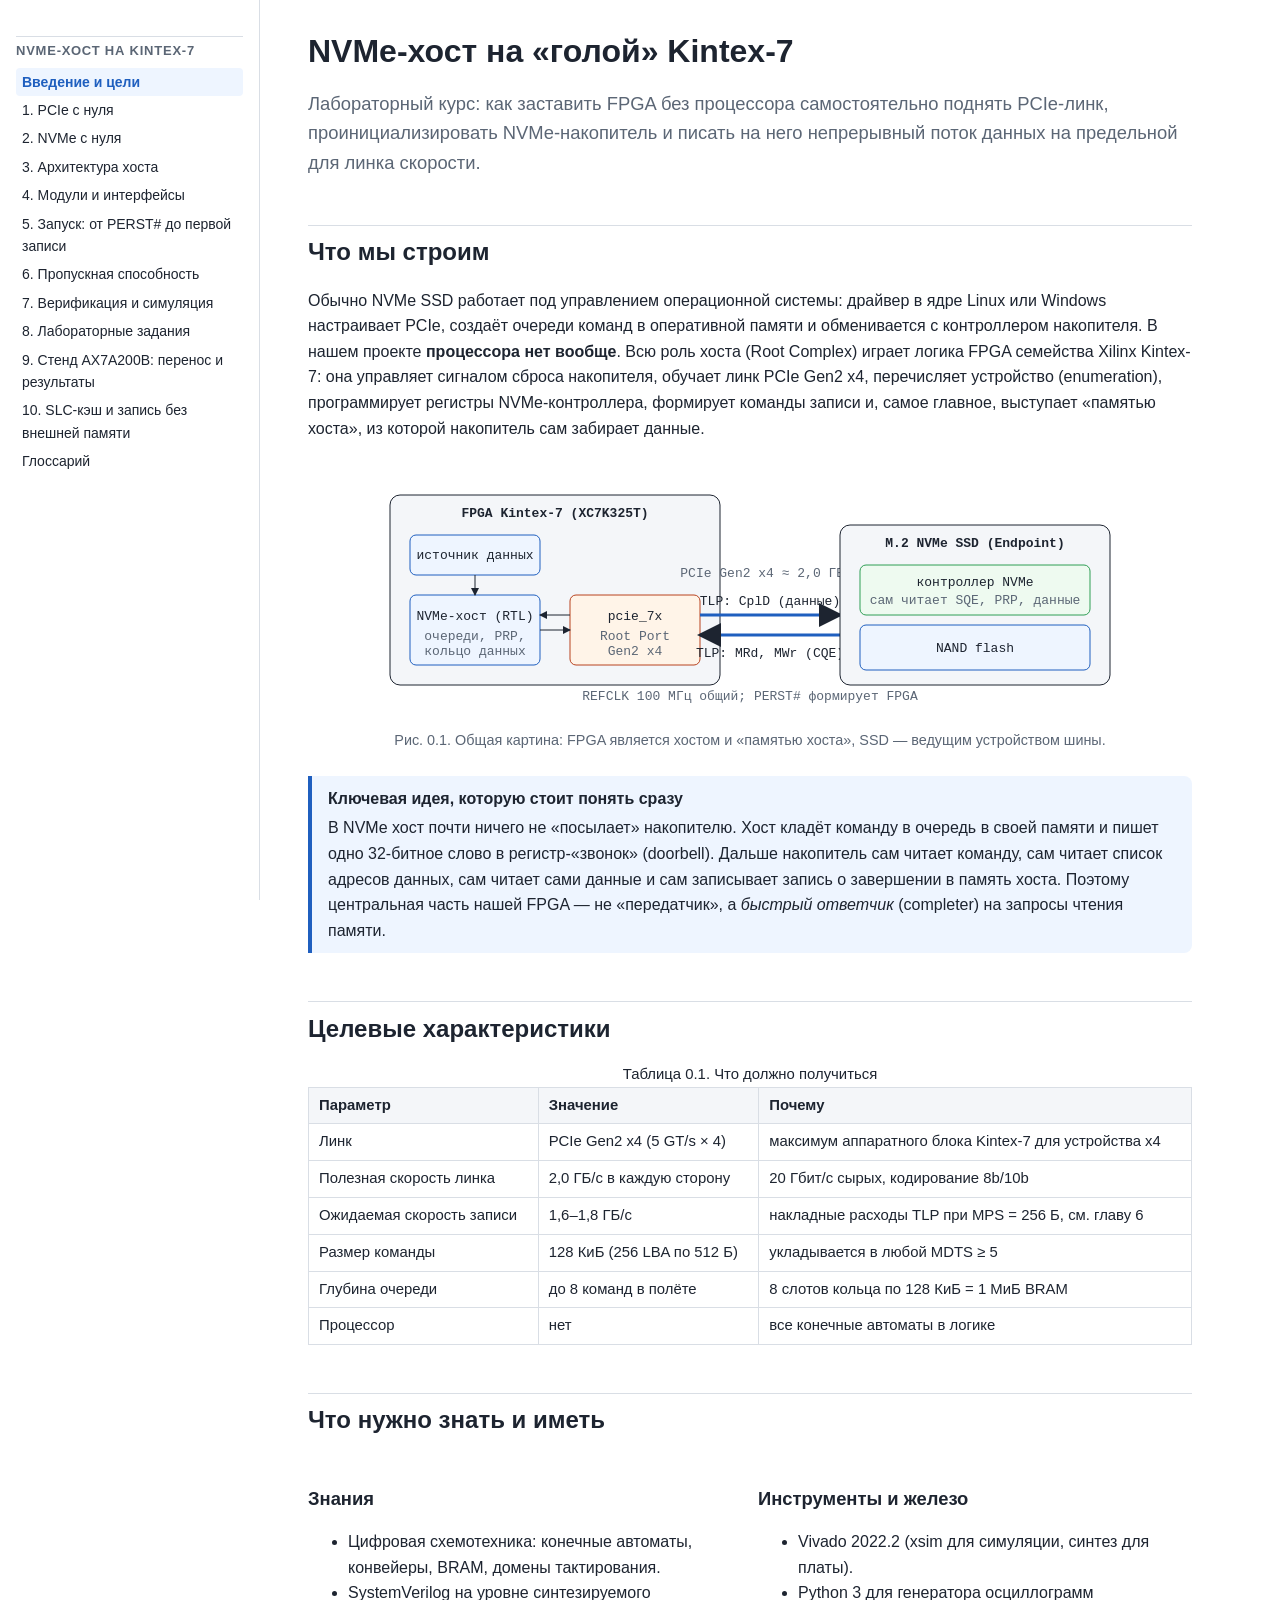
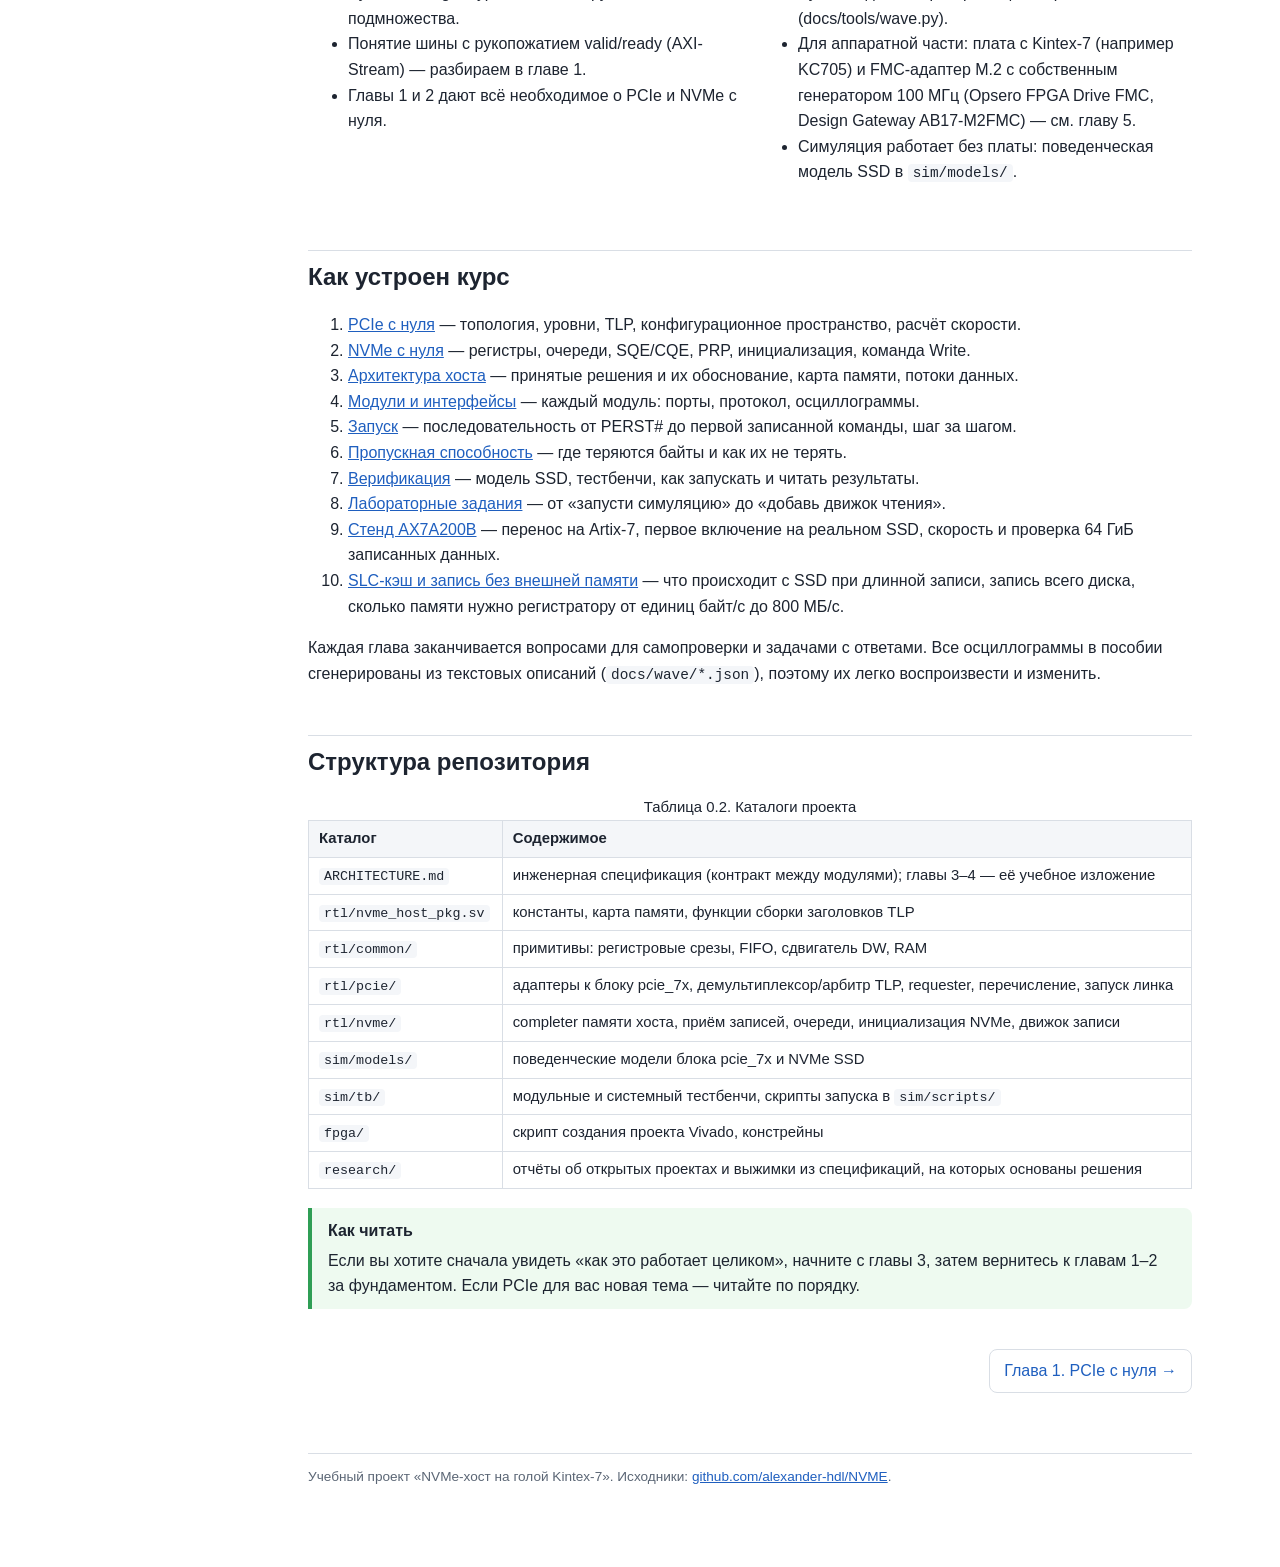
<file: docs/index.html>
<!doctype html>
<html lang="ru">
<head>
<meta charset="utf-8">
<meta name="viewport" content="width=device-width, initial-scale=1">
<title>NVMe-хост на голой Kintex-7 — лабораторная работа</title>
<link rel="stylesheet" href="css/style.css">
</head>
<body>
<div class="layout">
<nav class="side">
  <h2>NVMe-хост на Kintex-7</h2>
  <ul>
    <li><a href="index.html" class="cur">Введение и цели</a></li>
    <li><a href="01_pcie_basics.html">1. PCIe с нуля</a></li>
    <li><a href="02_nvme_basics.html">2. NVMe с нуля</a></li>
    <li><a href="03_architecture.html">3. Архитектура хоста</a></li>
    <li><a href="04_modules.html">4. Модули и интерфейсы</a></li>
    <li><a href="05_bringup.html">5. Запуск: от PERST# до первой записи</a></li>
    <li><a href="06_performance.html">6. Пропускная способность</a></li>
    <li><a href="07_verification.html">7. Верификация и симуляция</a></li>
    <li><a href="08_lab.html">8. Лабораторные задания</a></li>
    <li><a href="09_ax7a200b.html">9. Стенд AX7A200B: перенос и результаты</a></li>
    <li><a href="10_slc_cache.html">10. SLC-кэш и запись без внешней памяти</a></li>
    <li><a href="glossary.html">Глоссарий</a></li>
  </ul>
</nav>
<main>
<h1>NVMe-хост на «голой» Kintex-7</h1>
<p class="lead">Лабораторный курс: как заставить FPGA без процессора самостоятельно поднять PCIe-линк,
проинициализировать NVMe-накопитель и писать на него непрерывный поток данных на предельной для линка скорости.</p>

<h2 id="goal">Что мы строим</h2>
<p>Обычно NVMe SSD работает под управлением операционной системы: драйвер в ядре Linux или Windows
настраивает PCIe, создаёт очереди команд в оперативной памяти и обменивается с контроллером накопителя.
В нашем проекте <strong>процессора нет вообще</strong>. Всю роль хоста (Root Complex) играет логика FPGA
семейства Xilinx Kintex-7: она управляет сигналом сброса накопителя, обучает линк PCIe Gen2 x4,
перечисляет устройство (enumeration), программирует регистры NVMe-контроллера, формирует команды записи
и, самое главное, выступает «памятью хоста», из которой накопитель сам забирает данные.</p>

<figure>
<svg viewBox="0 0 760 250" width="760" height="250" xmlns="http://www.w3.org/2000/svg" font-family="monospace" font-size="13">
  <defs><marker id="arr" markerWidth="8" markerHeight="8" refX="7" refY="4" orient="auto"><path d="M0,0 L8,4 L0,8 z" fill="var(--fg,#222)"/></marker></defs>
  <rect x="20" y="30" width="330" height="190" rx="10" fill="var(--code-bg,#f4f6f9)" stroke="var(--fg,#222)"/>
  <text x="185" y="52" text-anchor="middle" font-weight="bold" fill="var(--fg,#222)">FPGA Kintex-7 (XC7K325T)</text>
  <rect x="40" y="70" width="130" height="40" rx="6" fill="var(--note-bg,#eef5ff)" stroke="var(--accent,#1f5fbf)"/>
  <text x="105" y="94" text-anchor="middle" fill="var(--fg,#222)">источник данных</text>
  <rect x="40" y="130" width="130" height="70" rx="6" fill="var(--note-bg,#eef5ff)" stroke="var(--accent,#1f5fbf)"/>
  <text x="105" y="155" text-anchor="middle" fill="var(--fg,#222)">NVMe-хост (RTL)</text>
  <text x="105" y="175" text-anchor="middle" fill="var(--muted,#5b6675)">очереди, PRP,</text>
  <text x="105" y="190" text-anchor="middle" fill="var(--muted,#5b6675)">кольцо данных</text>
  <rect x="200" y="130" width="130" height="70" rx="6" fill="var(--warn-bg,#fff4e8)" stroke="var(--accent2,#b8431f)"/>
  <text x="265" y="155" text-anchor="middle" fill="var(--fg,#222)">pcie_7x</text>
  <text x="265" y="175" text-anchor="middle" fill="var(--muted,#5b6675)">Root Port</text>
  <text x="265" y="190" text-anchor="middle" fill="var(--muted,#5b6675)">Gen2 x4</text>
  <line x1="105" y1="110" x2="105" y2="130" stroke="var(--fg,#222)" marker-end="url(#arr)"/>
  <line x1="170" y1="165" x2="200" y2="165" stroke="var(--fg,#222)" marker-end="url(#arr)"/>
  <line x1="200" y1="150" x2="170" y2="150" stroke="var(--fg,#222)" marker-end="url(#arr)"/>
  <!-- link -->
  <line x1="330" y1="150" x2="470" y2="150" stroke="var(--accent,#1f5fbf)" stroke-width="3" marker-end="url(#arr)"/>
  <line x1="470" y1="170" x2="330" y2="170" stroke="var(--accent,#1f5fbf)" stroke-width="3" marker-end="url(#arr)"/>
  <text x="400" y="140" text-anchor="middle" fill="var(--fg,#222)">TLP: CplD (данные)</text>
  <text x="400" y="192" text-anchor="middle" fill="var(--fg,#222)">TLP: MRd, MWr (CQE)</text>
  <text x="400" y="112" text-anchor="middle" fill="var(--muted,#5b6675)">PCIe Gen2 x4 ≈ 2,0 ГБ/с</text>
  <!-- ssd -->
  <rect x="470" y="60" width="270" height="160" rx="10" fill="var(--code-bg,#f4f6f9)" stroke="var(--fg,#222)"/>
  <text x="605" y="82" text-anchor="middle" font-weight="bold" fill="var(--fg,#222)">M.2 NVMe SSD (Endpoint)</text>
  <rect x="490" y="100" width="230" height="50" rx="6" fill="var(--ok-bg,#eefaf0)" stroke="#2f9e55"/>
  <text x="605" y="121" text-anchor="middle" fill="var(--fg,#222)">контроллер NVMe</text>
  <text x="605" y="139" text-anchor="middle" fill="var(--muted,#5b6675)">сам читает SQE, PRP, данные</text>
  <rect x="490" y="160" width="230" height="45" rx="6" fill="var(--note-bg,#eef5ff)" stroke="var(--accent,#1f5fbf)"/>
  <text x="605" y="187" text-anchor="middle" fill="var(--fg,#222)">NAND flash</text>
  <text x="380" y="235" text-anchor="middle" fill="var(--muted,#5b6675)">REFCLK 100 МГц общий; PERST# формирует FPGA</text>
</svg>
<figcaption>Рис. 0.1. Общая картина: FPGA является хостом и «памятью хоста», SSD — ведущим устройством шины.</figcaption>
</figure>

<div class="box"><span class="t">Ключевая идея, которую стоит понять сразу</span>
В NVMe хост почти ничего не «посылает» накопителю. Хост кладёт команду в очередь в своей памяти и пишет
одно 32-битное слово в регистр-«звонок» (doorbell). Дальше накопитель сам читает команду, сам читает список
адресов данных, сам читает сами данные и сам записывает запись о завершении в память хоста. Поэтому
центральная часть нашей FPGA — не «передатчик», а <em>быстрый ответчик</em> (completer) на запросы чтения памяти.</div>

<h2 id="targets">Целевые характеристики</h2>
<table>
<caption>Таблица 0.1. Что должно получиться</caption>
<tr><th>Параметр</th><th>Значение</th><th>Почему</th></tr>
<tr><td>Линк</td><td>PCIe Gen2 x4 (5 GT/s × 4)</td><td>максимум аппаратного блока Kintex-7 для устройства x4</td></tr>
<tr><td>Полезная скорость линка</td><td>2,0 ГБ/с в каждую сторону</td><td>20 Гбит/с сырых, кодирование 8b/10b</td></tr>
<tr><td>Ожидаемая скорость записи</td><td>1,6–1,8 ГБ/с</td><td>накладные расходы TLP при MPS = 256 Б, см. главу 6</td></tr>
<tr><td>Размер команды</td><td>128 КиБ (256 LBA по 512 Б)</td><td>укладывается в любой MDTS ≥ 5</td></tr>
<tr><td>Глубина очереди</td><td>до 8 команд в полёте</td><td>8 слотов кольца по 128 КиБ = 1 МиБ BRAM</td></tr>
<tr><td>Процессор</td><td>нет</td><td>все конечные автоматы в логике</td></tr>
</table>

<h2 id="prereq">Что нужно знать и иметь</h2>
<div class="grid2">
<div>
<h3>Знания</h3>
<ul>
<li>Цифровая схемотехника: конечные автоматы, конвейеры, BRAM, домены тактирования.</li>
<li>SystemVerilog на уровне синтезируемого подмножества.</li>
<li>Понятие шины с рукопожатием valid/ready (AXI-Stream) — разбираем в главе 1.</li>
<li>Главы 1 и 2 дают всё необходимое о PCIe и NVMe с нуля.</li>
</ul>
</div>
<div>
<h3>Инструменты и железо</h3>
<ul>
<li>Vivado 2022.2 (xsim для симуляции, синтез для платы).</li>
<li>Python 3 для генератора осциллограмм (docs/tools/wave.py).</li>
<li>Для аппаратной части: плата с Kintex-7 (например KC705) и FMC-адаптер M.2 с собственным генератором 100 МГц
(Opsero FPGA Drive FMC, Design Gateway AB17-M2FMC) — см. главу 5.</li>
<li>Симуляция работает без платы: поведенческая модель SSD в <code>sim/models/</code>.</li>
</ul>
</div>
</div>

<h2 id="howto">Как устроен курс</h2>
<ol class="toc-page">
<li><a href="01_pcie_basics.html">PCIe с нуля</a> — топология, уровни, TLP, конфигурационное пространство, расчёт скорости.</li>
<li><a href="02_nvme_basics.html">NVMe с нуля</a> — регистры, очереди, SQE/CQE, PRP, инициализация, команда Write.</li>
<li><a href="03_architecture.html">Архитектура хоста</a> — принятые решения и их обоснование, карта памяти, потоки данных.</li>
<li><a href="04_modules.html">Модули и интерфейсы</a> — каждый модуль: порты, протокол, осциллограммы.</li>
<li><a href="05_bringup.html">Запуск</a> — последовательность от PERST# до первой записанной команды, шаг за шагом.</li>
<li><a href="06_performance.html">Пропускная способность</a> — где теряются байты и как их не терять.</li>
<li><a href="07_verification.html">Верификация</a> — модель SSD, тестбенчи, как запускать и читать результаты.</li>
<li><a href="08_lab.html">Лабораторные задания</a> — от «запусти симуляцию» до «добавь движок чтения».</li>
<li><a href="09_ax7a200b.html">Стенд AX7A200B</a> — перенос на Artix-7, первое включение на реальном SSD, скорость и проверка 64 ГиБ записанных данных.</li>
<li><a href="10_slc_cache.html">SLC-кэш и запись без внешней памяти</a> — что происходит с SSD при длинной записи, запись всего диска, сколько памяти нужно регистратору от единиц байт/с до 800 МБ/с.</li>
</ol>
<p>Каждая глава заканчивается вопросами для самопроверки и задачами с ответами. Все осциллограммы в
пособии сгенерированы из текстовых описаний (<code>docs/wave/*.json</code>), поэтому их легко воспроизвести и
изменить.</p>

<h2 id="repo">Структура репозитория</h2>
<table>
<caption>Таблица 0.2. Каталоги проекта</caption>
<tr><th>Каталог</th><th>Содержимое</th></tr>
<tr><td><code>ARCHITECTURE.md</code></td><td>инженерная спецификация (контракт между модулями); главы 3–4 — её учебное изложение</td></tr>
<tr><td><code>rtl/nvme_host_pkg.sv</code></td><td>константы, карта памяти, функции сборки заголовков TLP</td></tr>
<tr><td><code>rtl/common/</code></td><td>примитивы: регистровые срезы, FIFO, сдвигатель DW, RAM</td></tr>
<tr><td><code>rtl/pcie/</code></td><td>адаптеры к блоку pcie_7x, демультиплексор/арбитр TLP, requester, перечисление, запуск линка</td></tr>
<tr><td><code>rtl/nvme/</code></td><td>completer памяти хоста, приём записей, очереди, инициализация NVMe, движок записи</td></tr>
<tr><td><code>sim/models/</code></td><td>поведенческие модели блока pcie_7x и NVMe SSD</td></tr>
<tr><td><code>sim/tb/</code></td><td>модульные и системный тестбенчи, скрипты запуска в <code>sim/scripts/</code></td></tr>
<tr><td><code>fpga/</code></td><td>скрипт создания проекта Vivado, констрейны</td></tr>
<tr><td><code>research/</code></td><td>отчёты об открытых проектах и выжимки из спецификаций, на которых основаны решения</td></tr>
</table>

<div class="box ok"><span class="t">Как читать</span> Если вы хотите сначала увидеть «как это работает целиком», начните с
главы 3, затем вернитесь к главам 1–2 за фундаментом. Если PCIe для вас новая тема — читайте по порядку.</div>

<div class="pager"><span></span><a href="01_pcie_basics.html">Глава 1. PCIe с нуля →</a></div>
<footer>Учебный проект «NVMe-хост на голой Kintex-7». Исходники: <a href="https://github.com/alexander-hdl/NVME">github.com/alexander-hdl/NVME</a>.</footer>
</main>
</div>
</body>
</html>
</file>
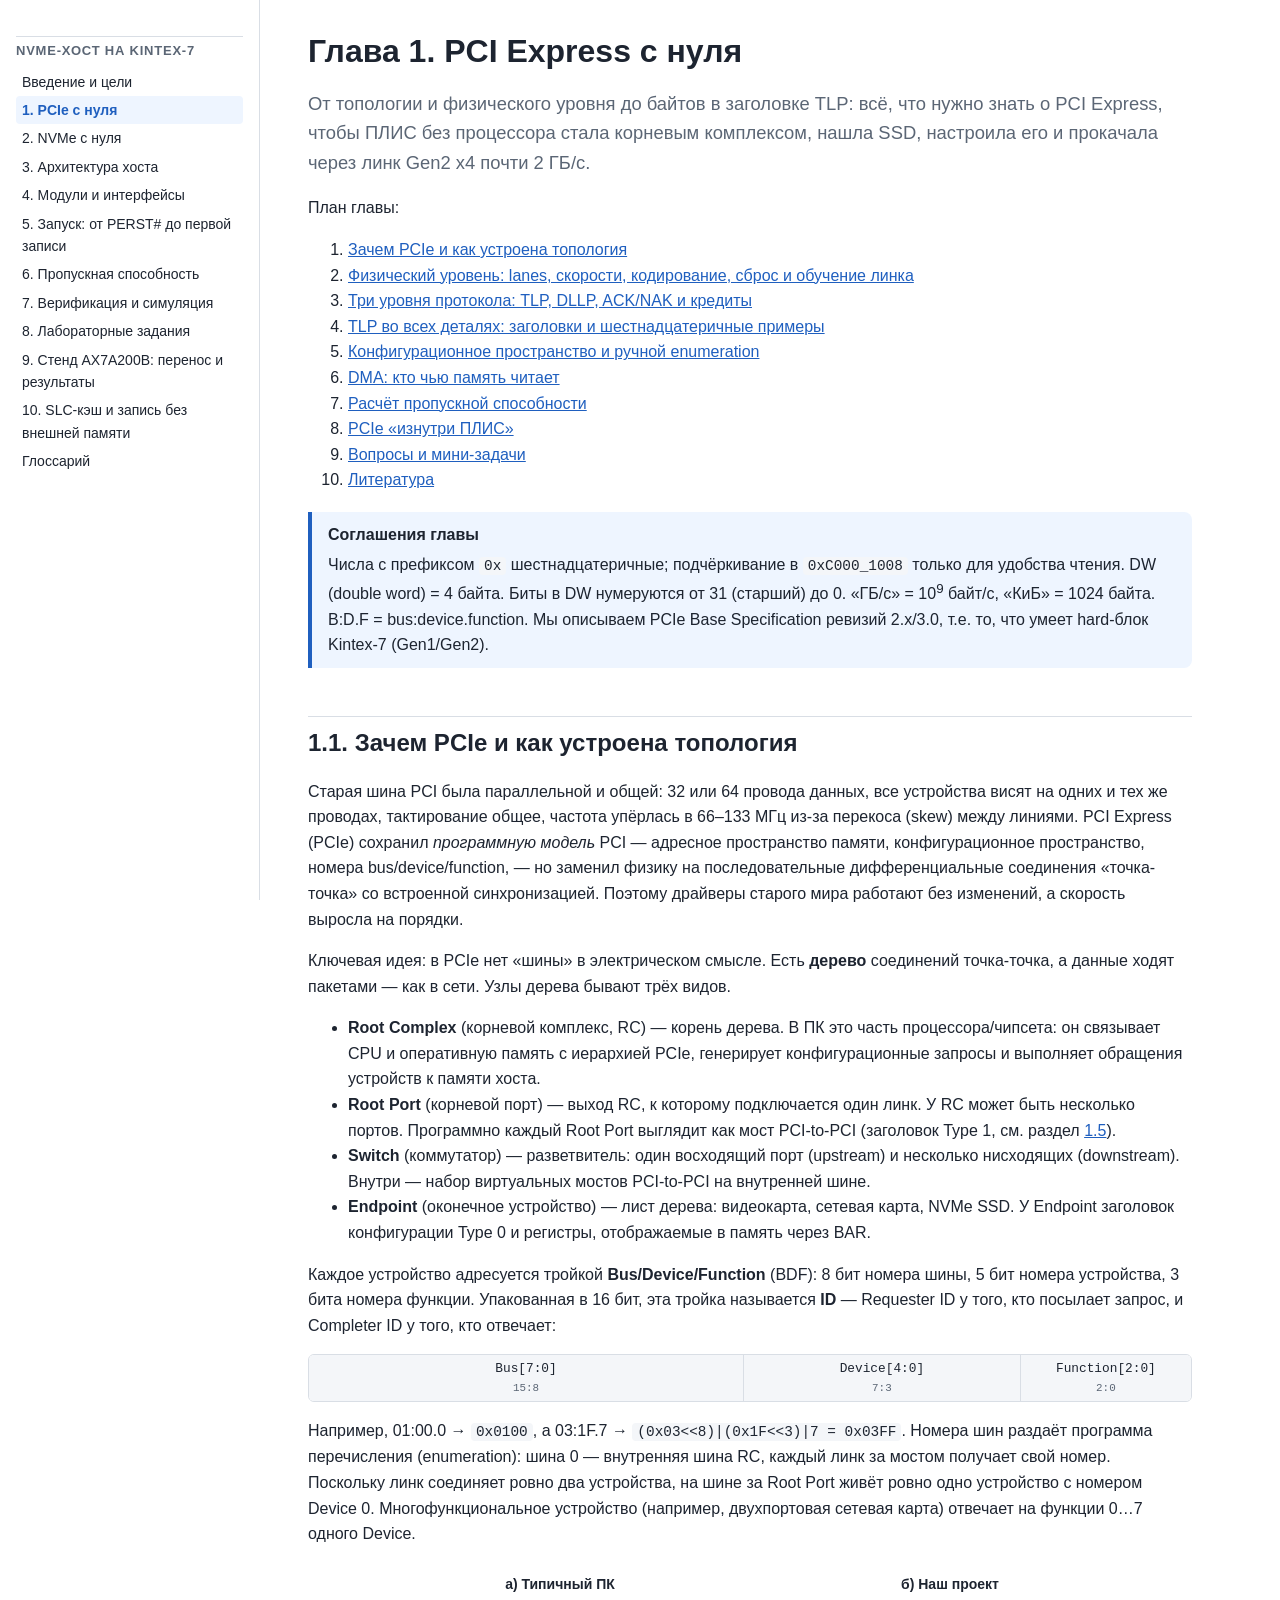
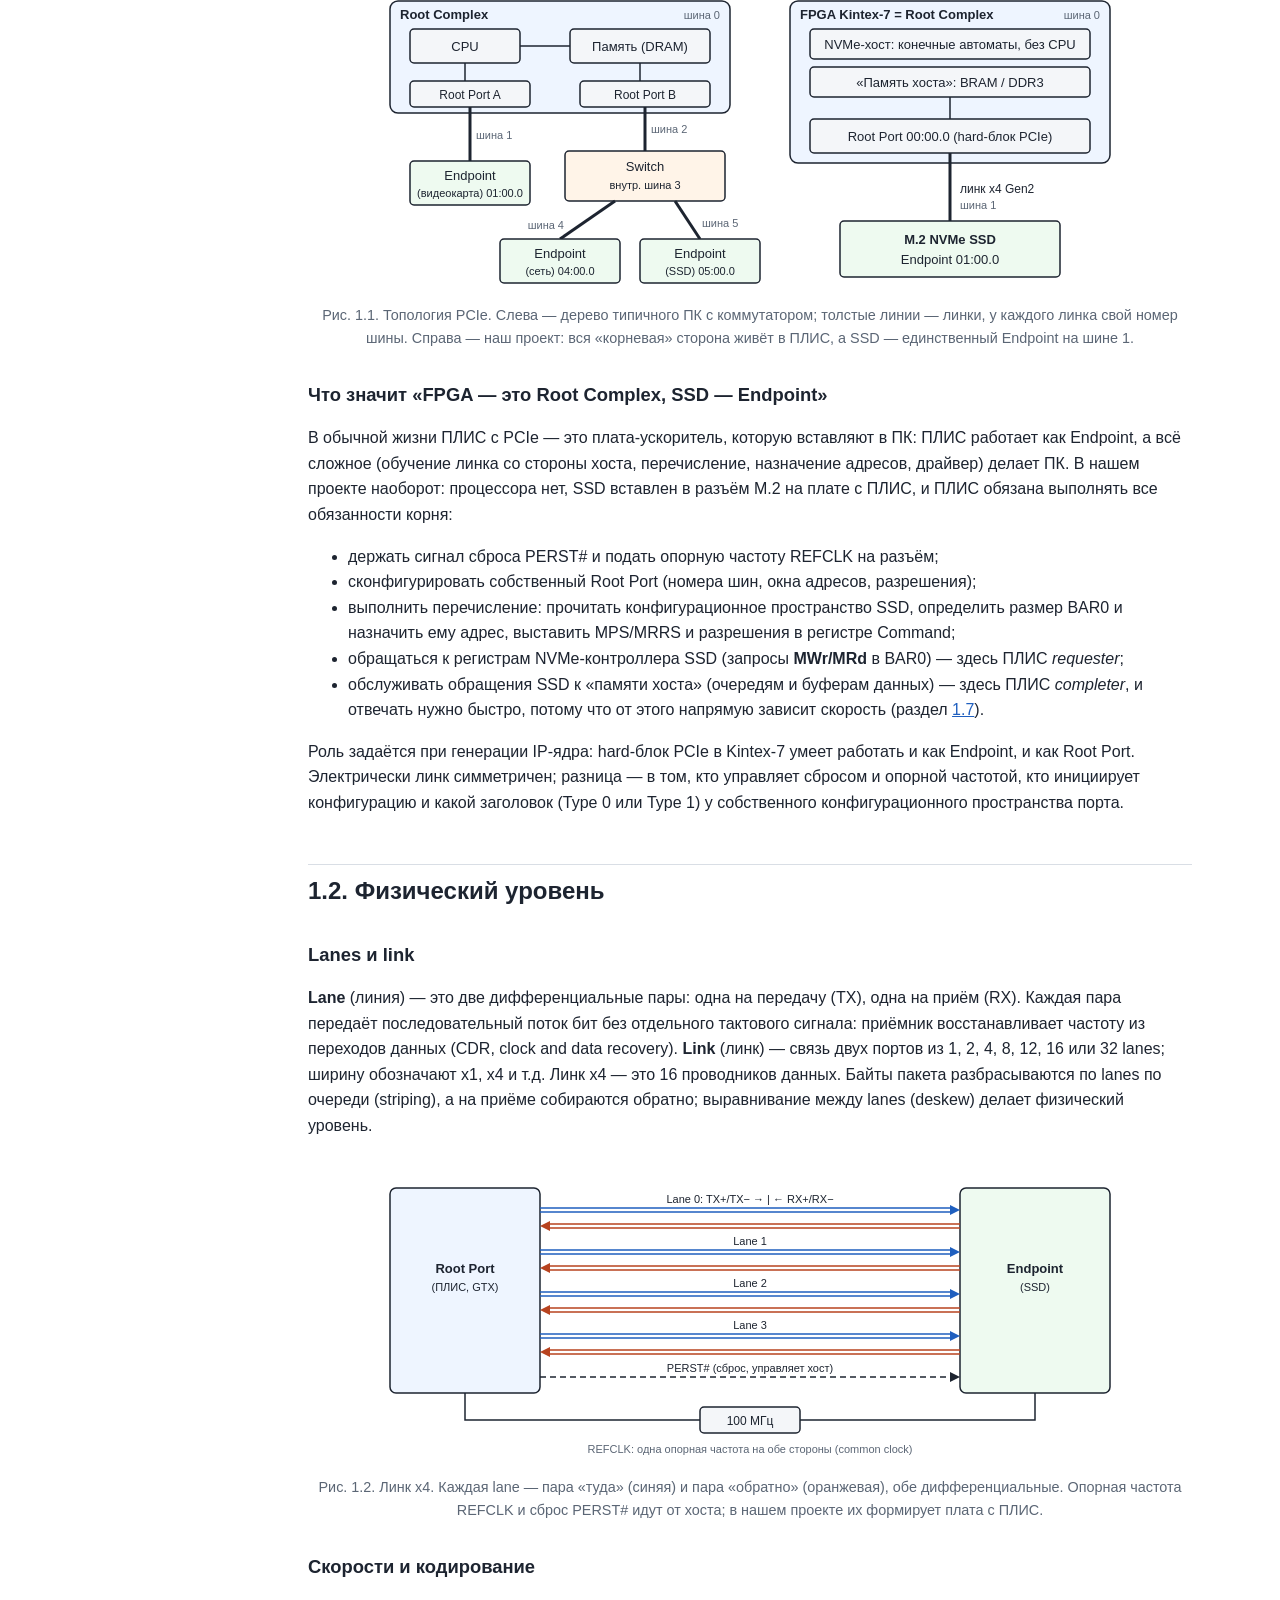
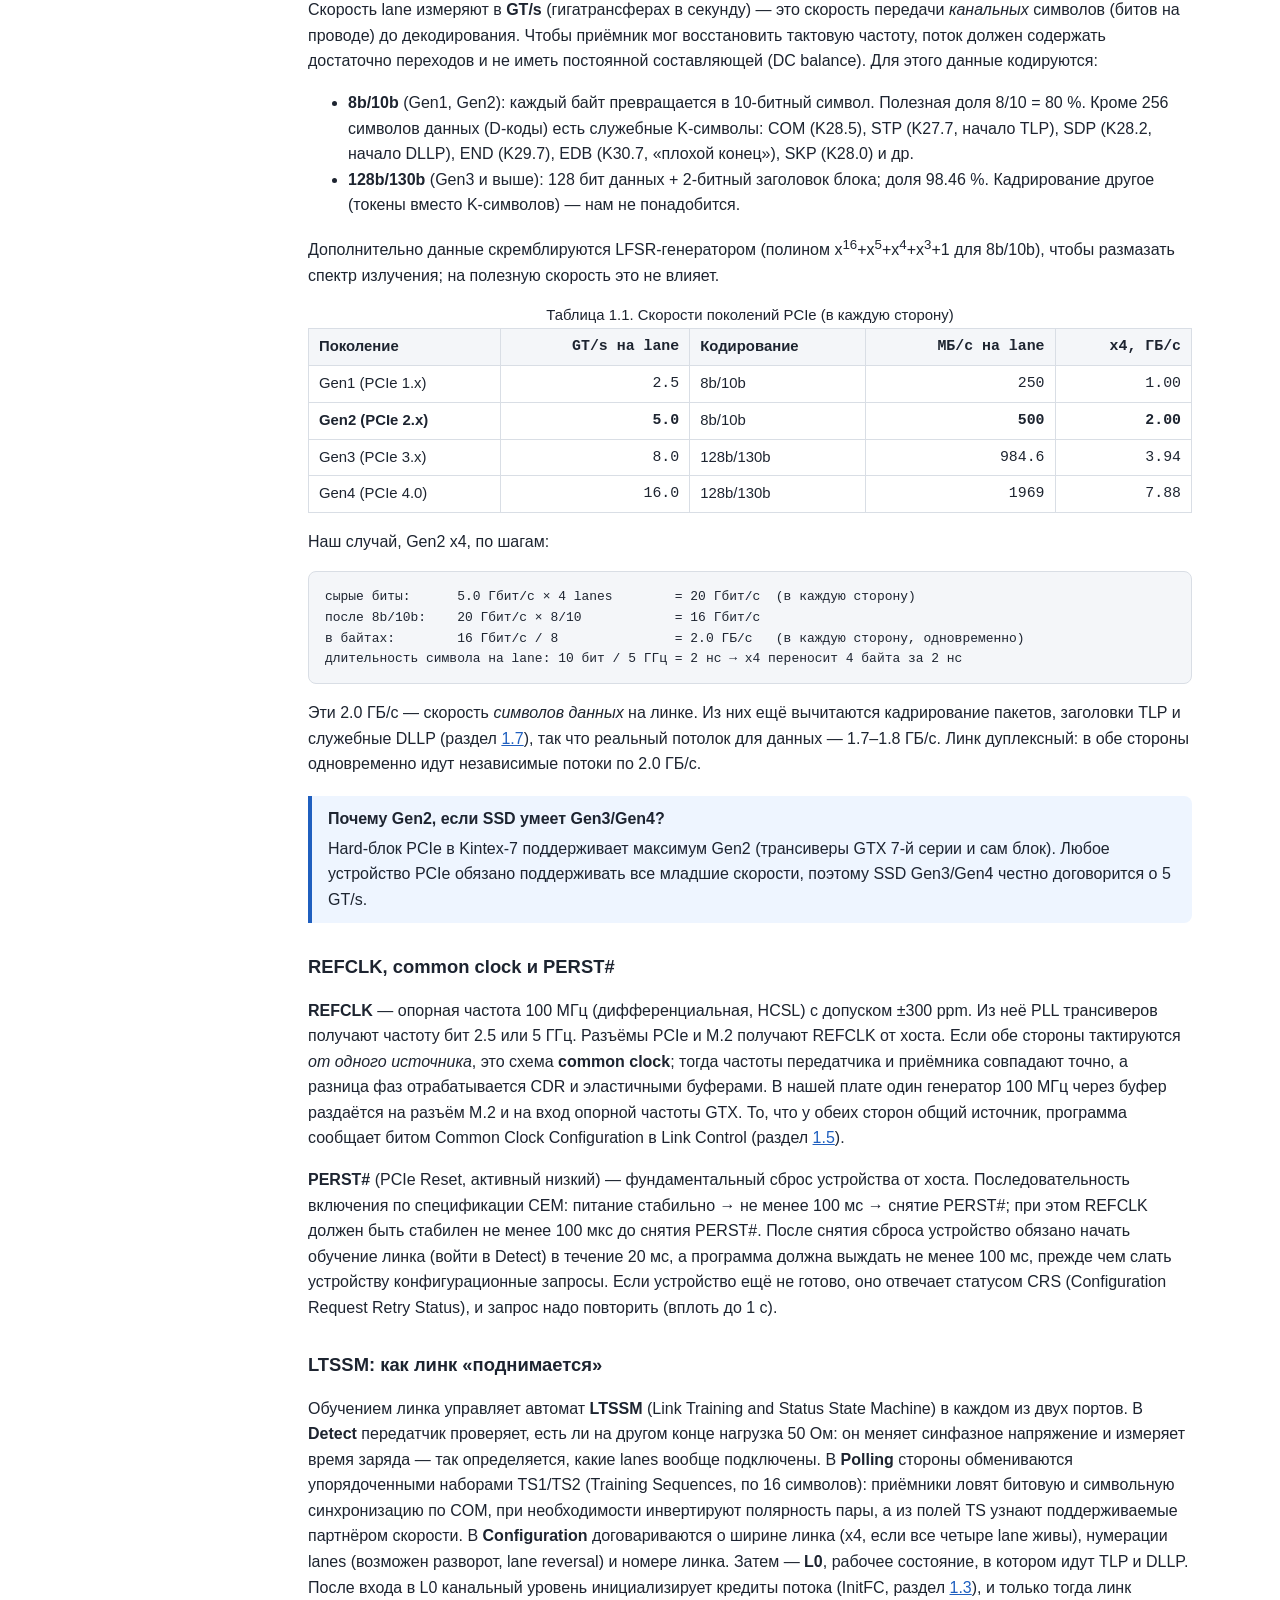
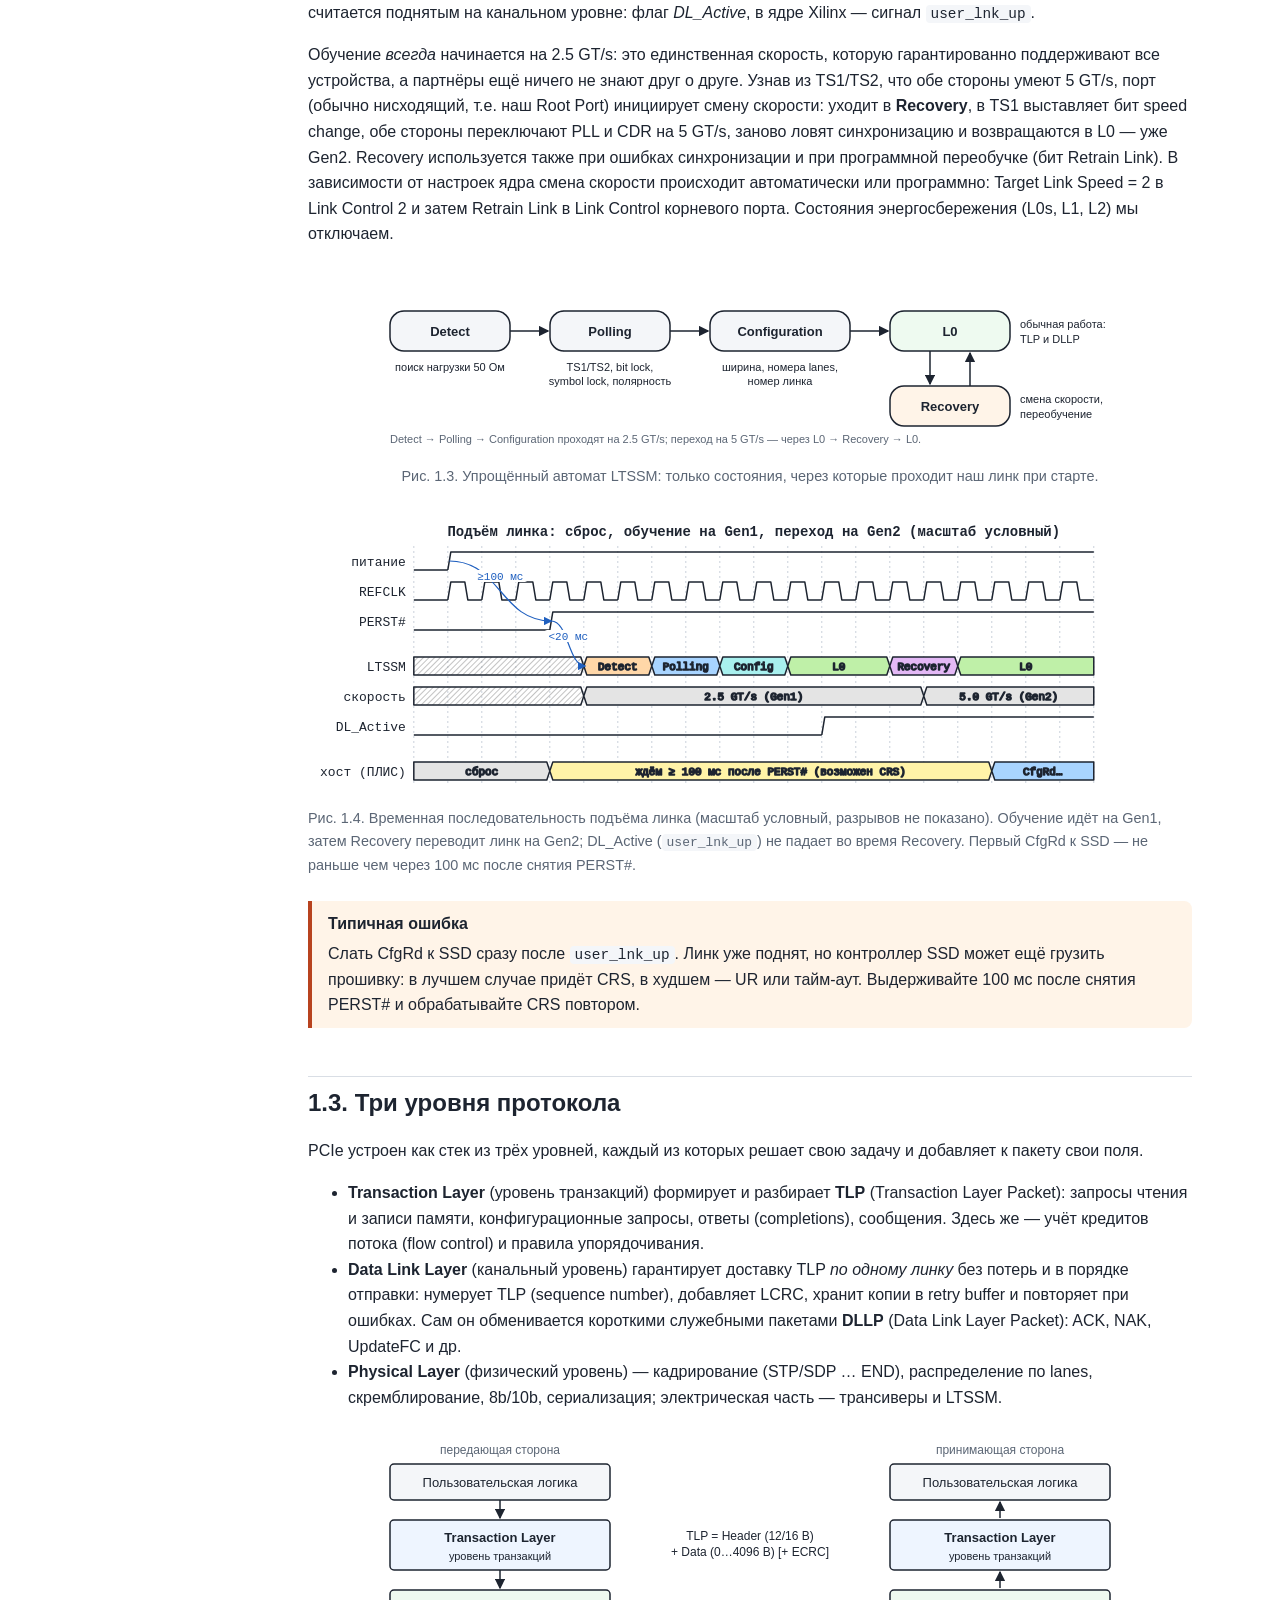
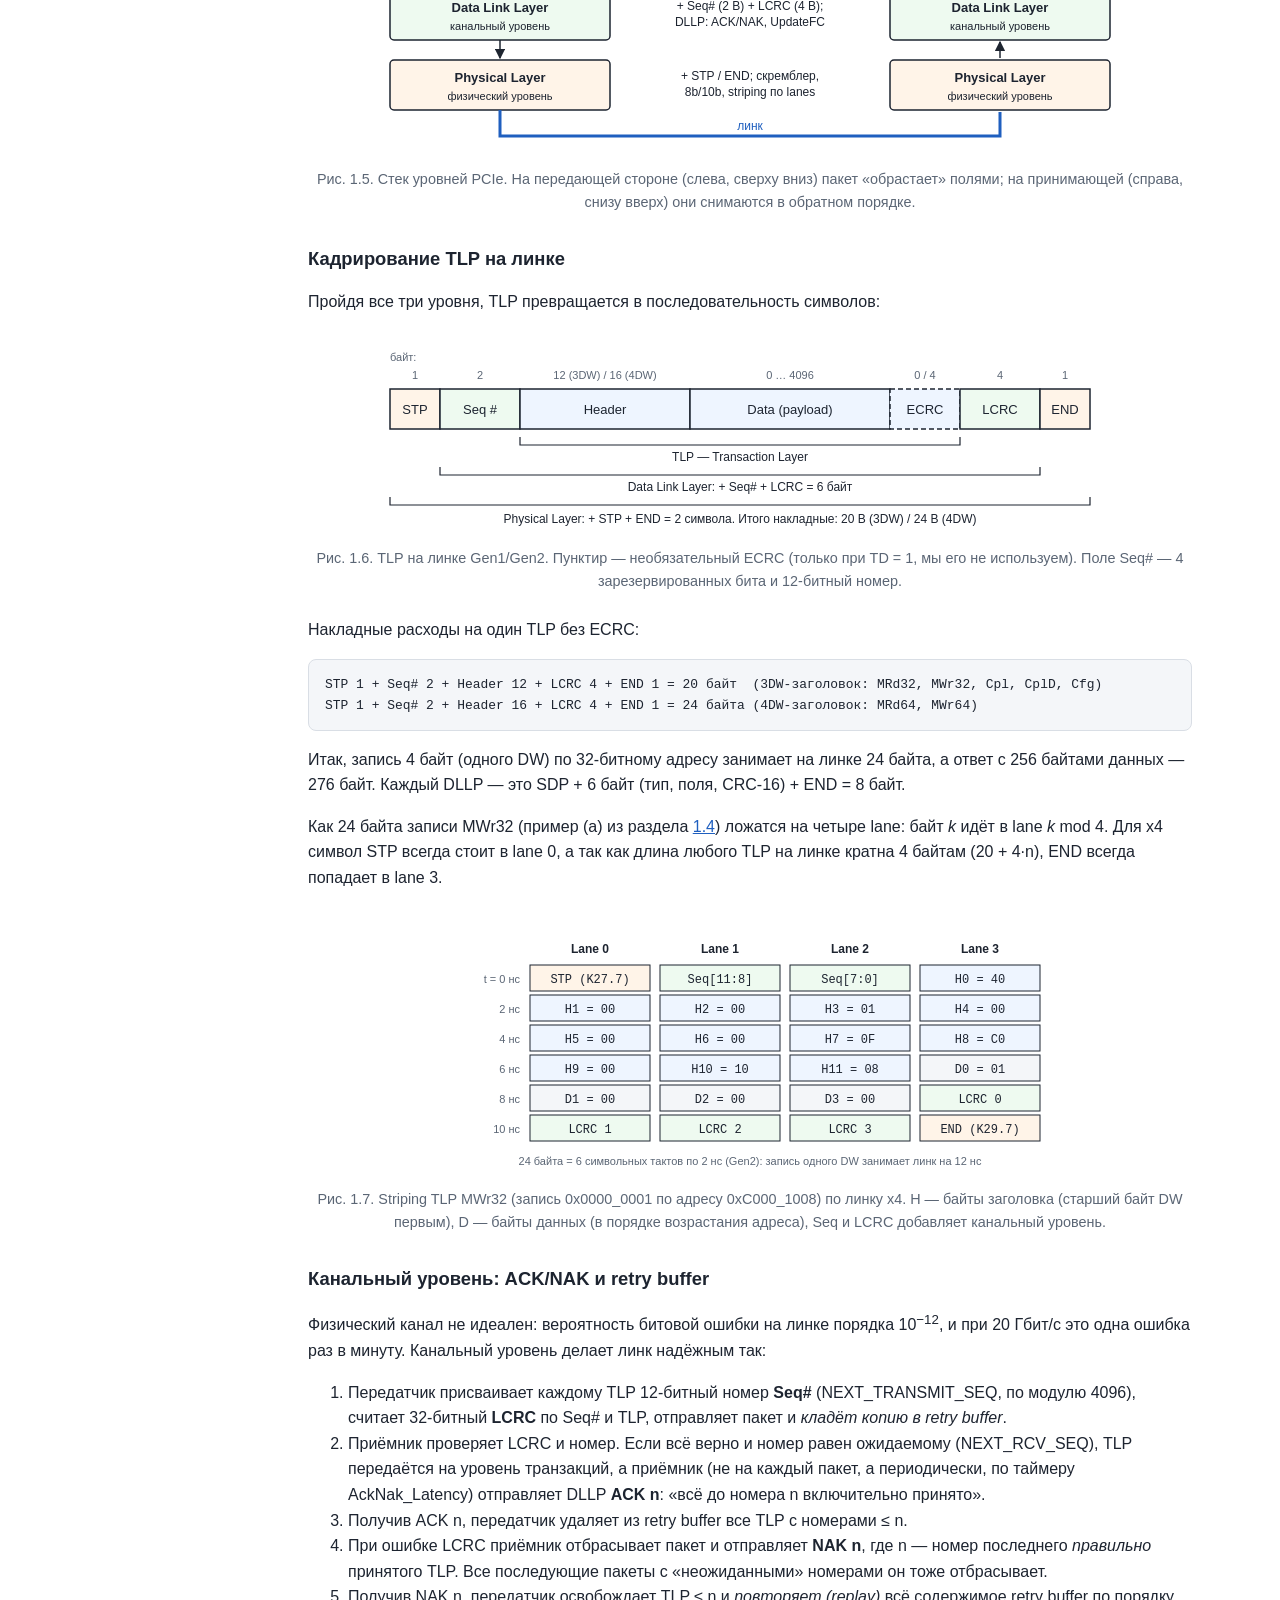
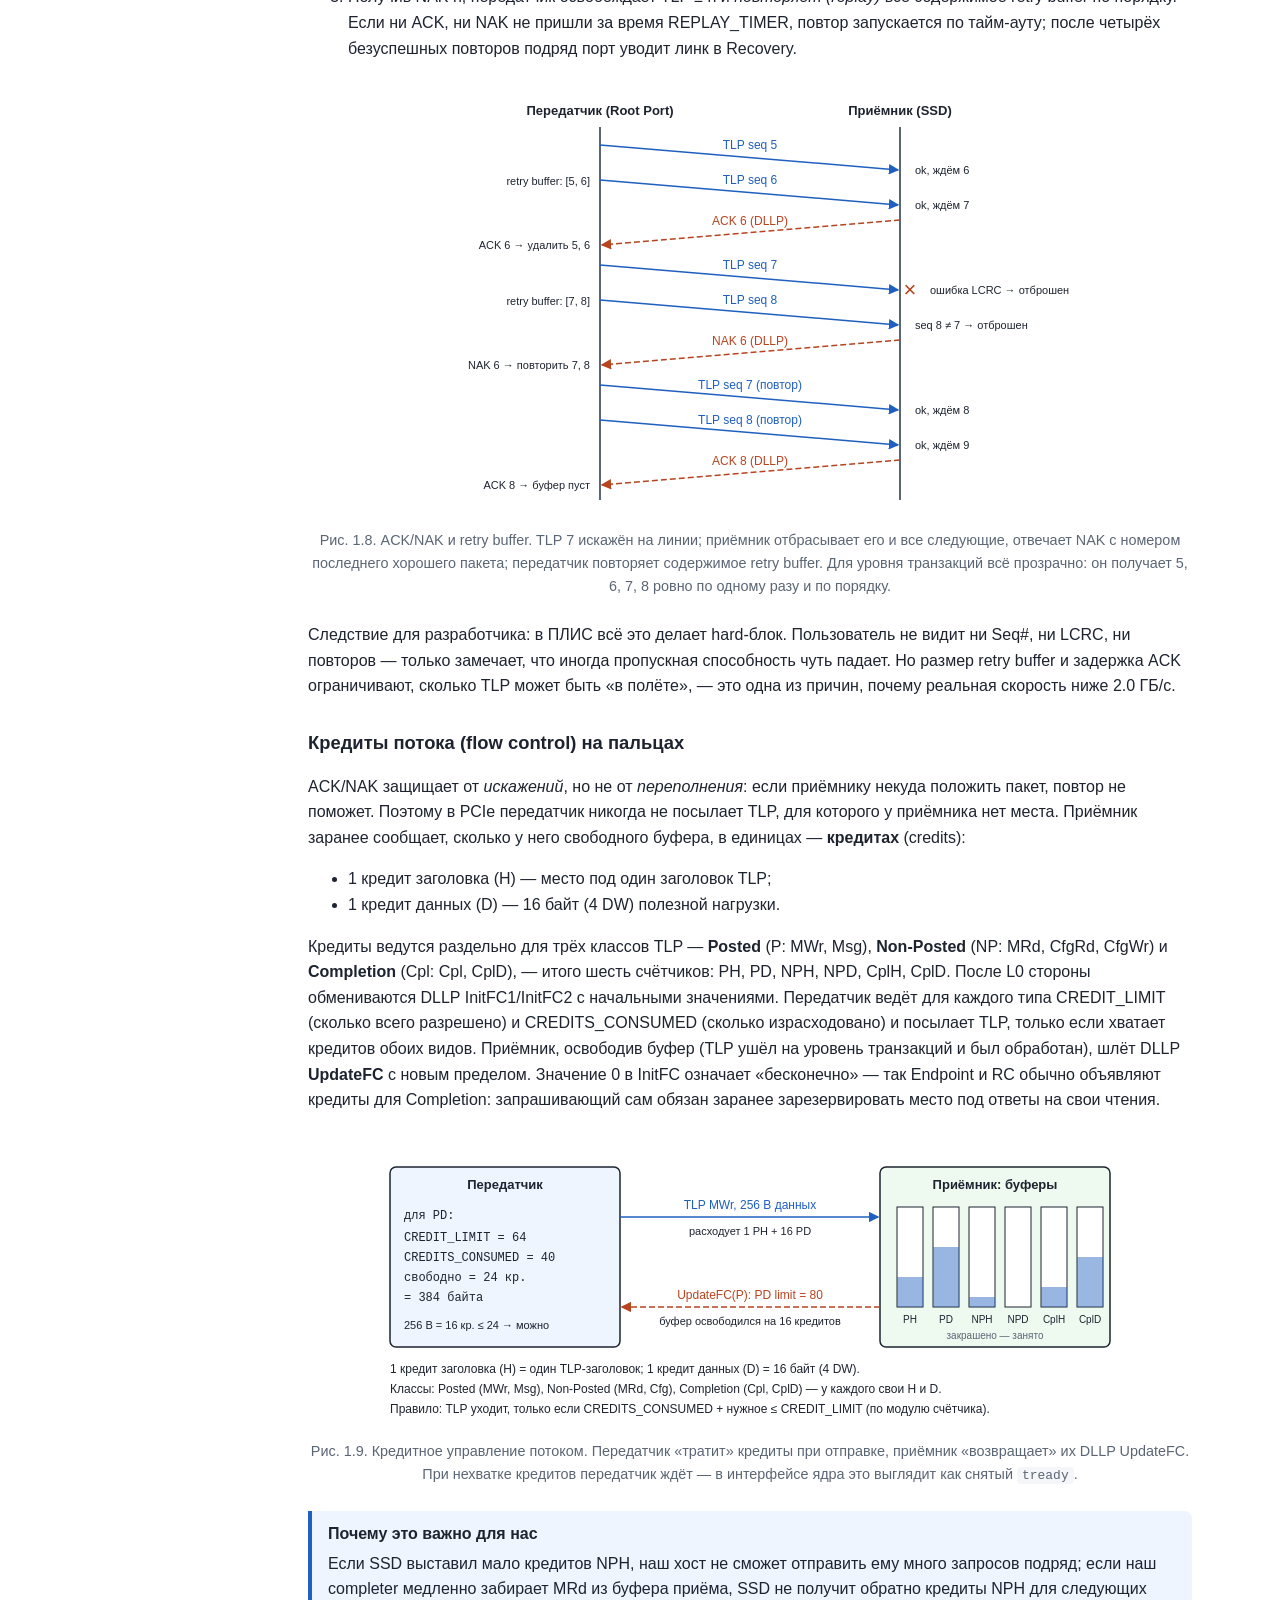
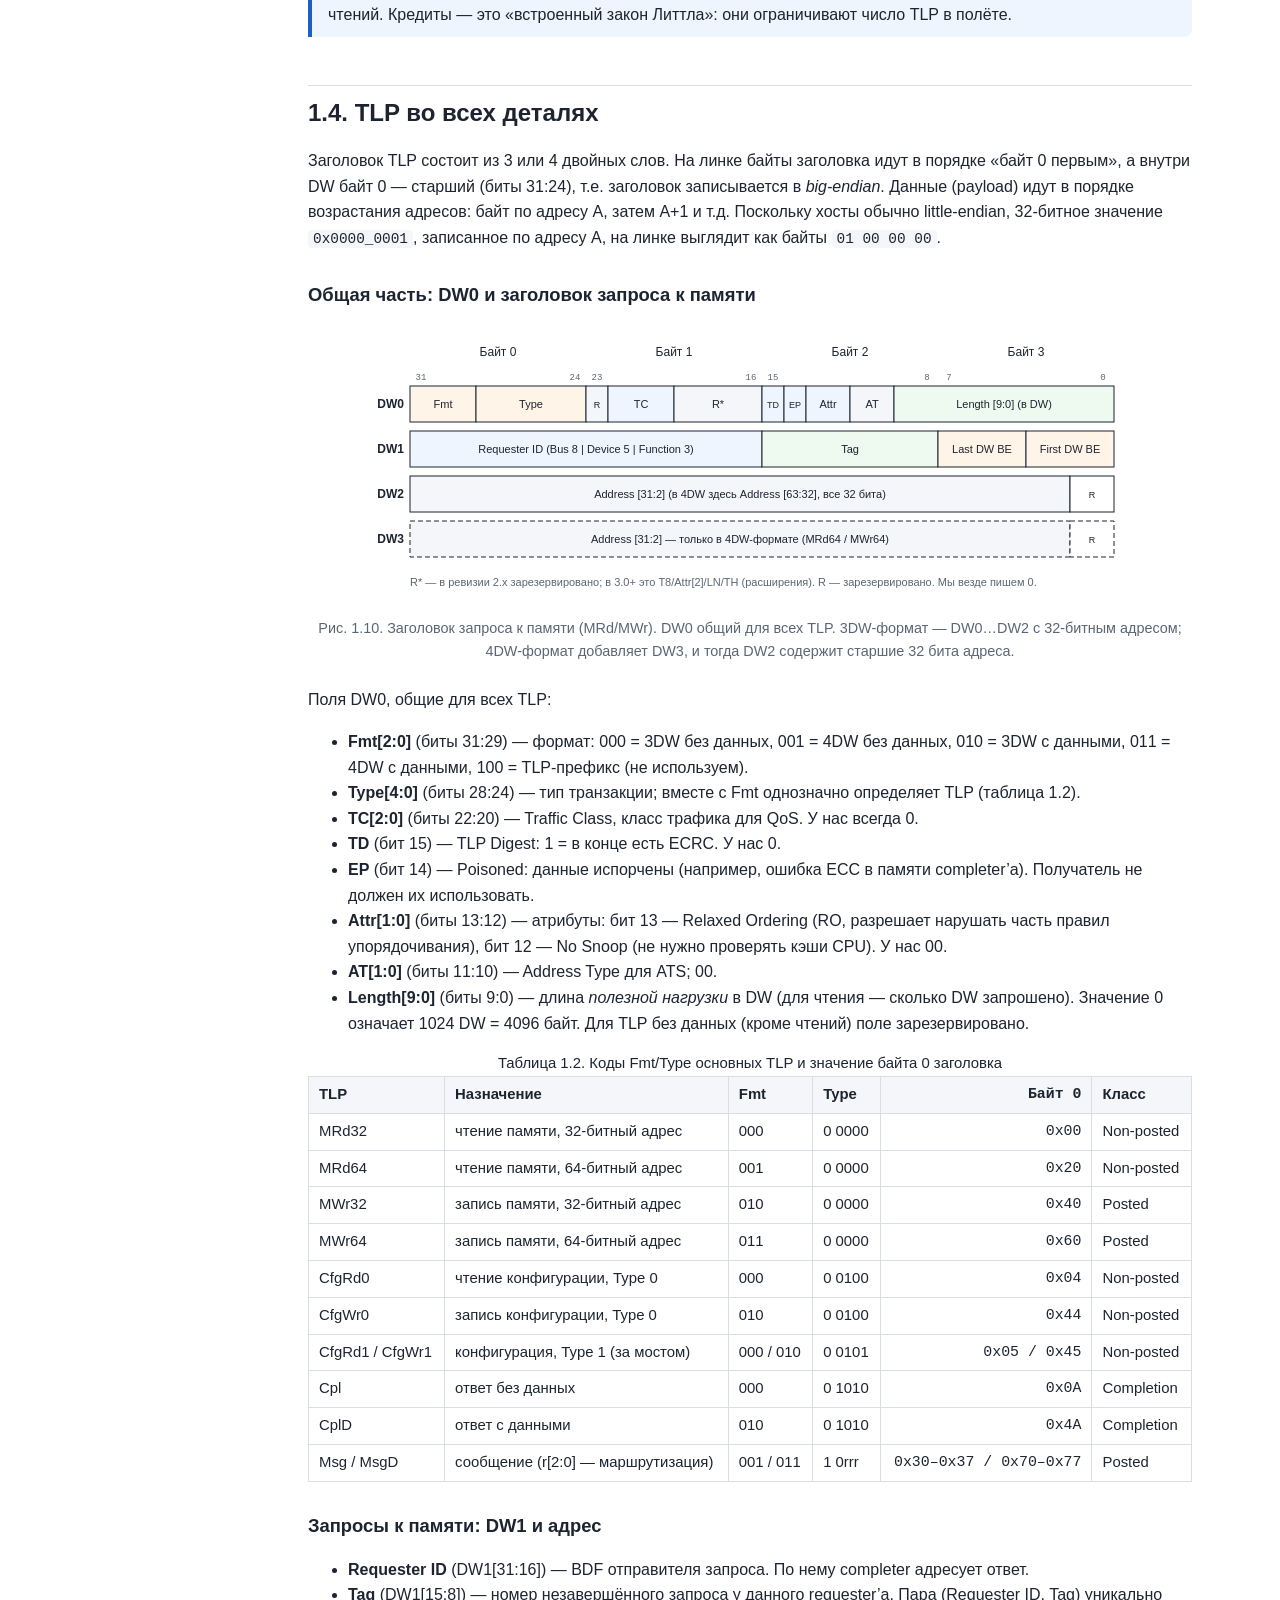
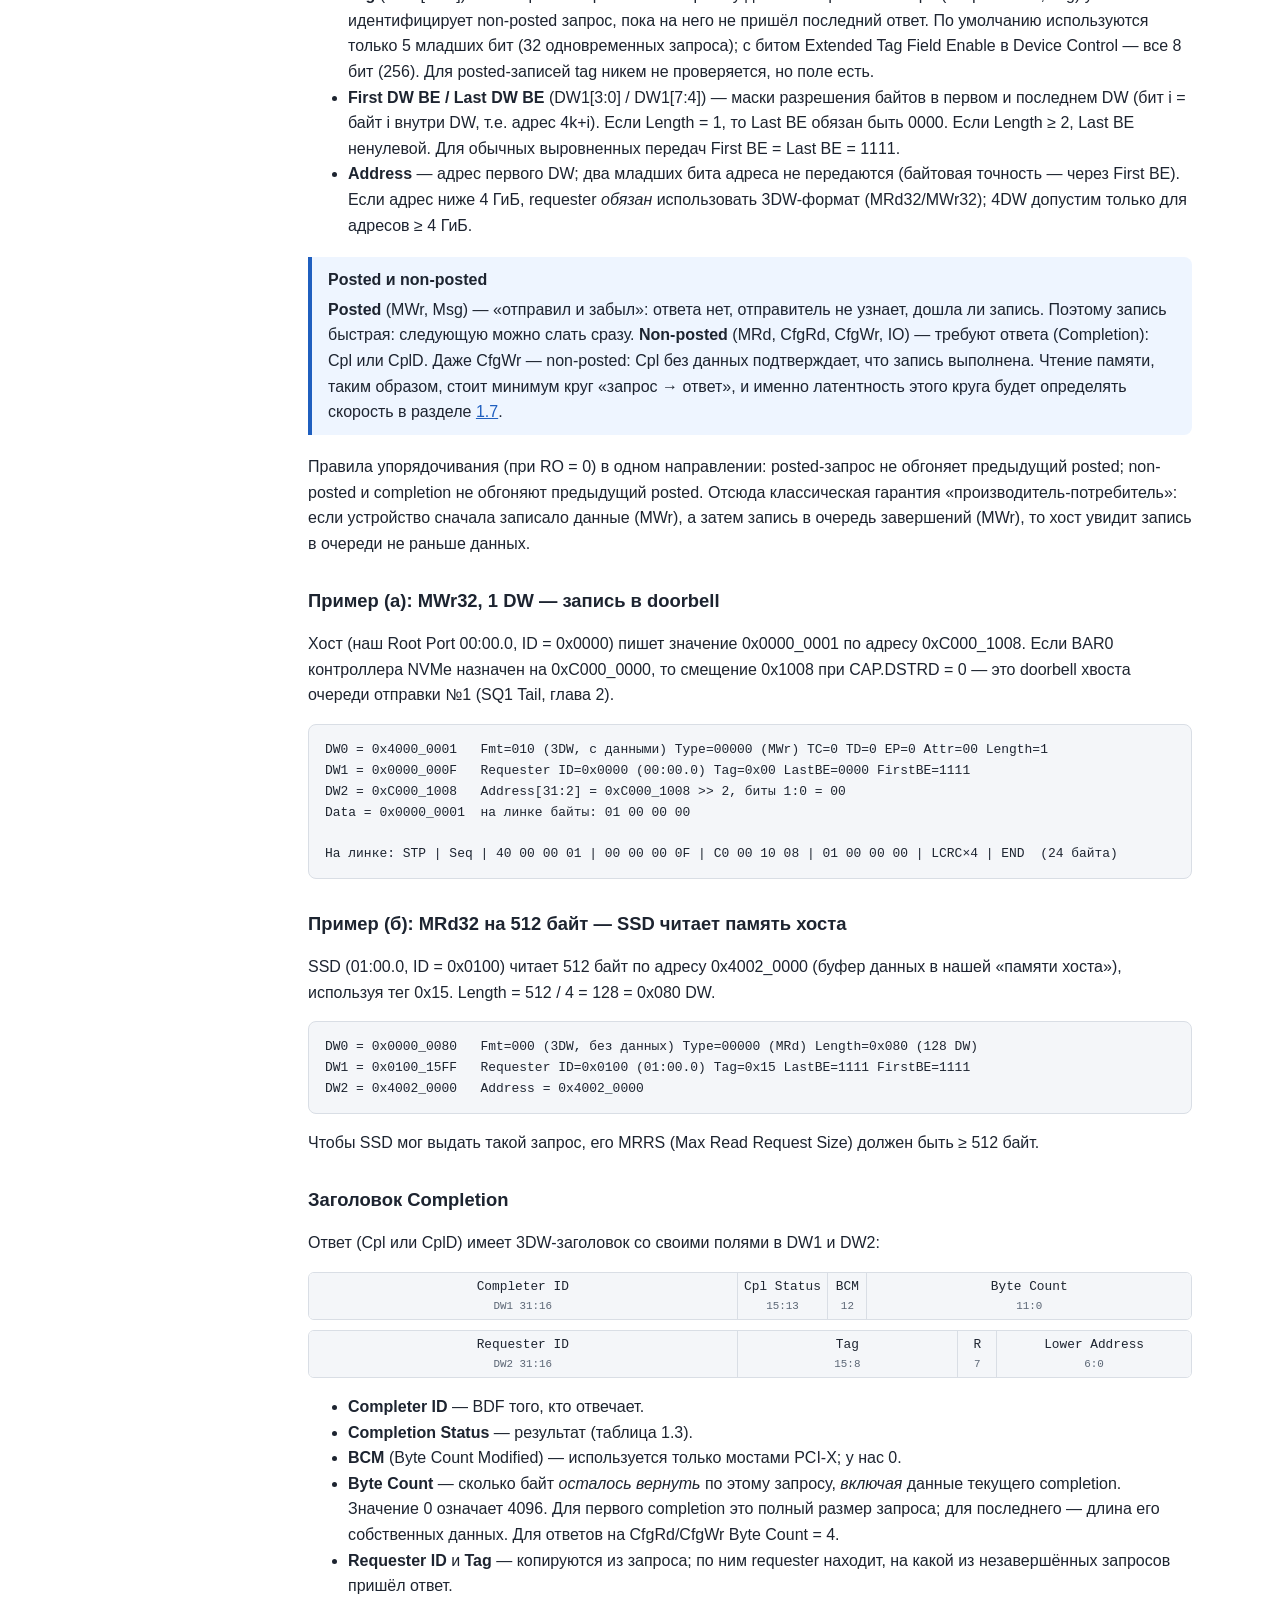
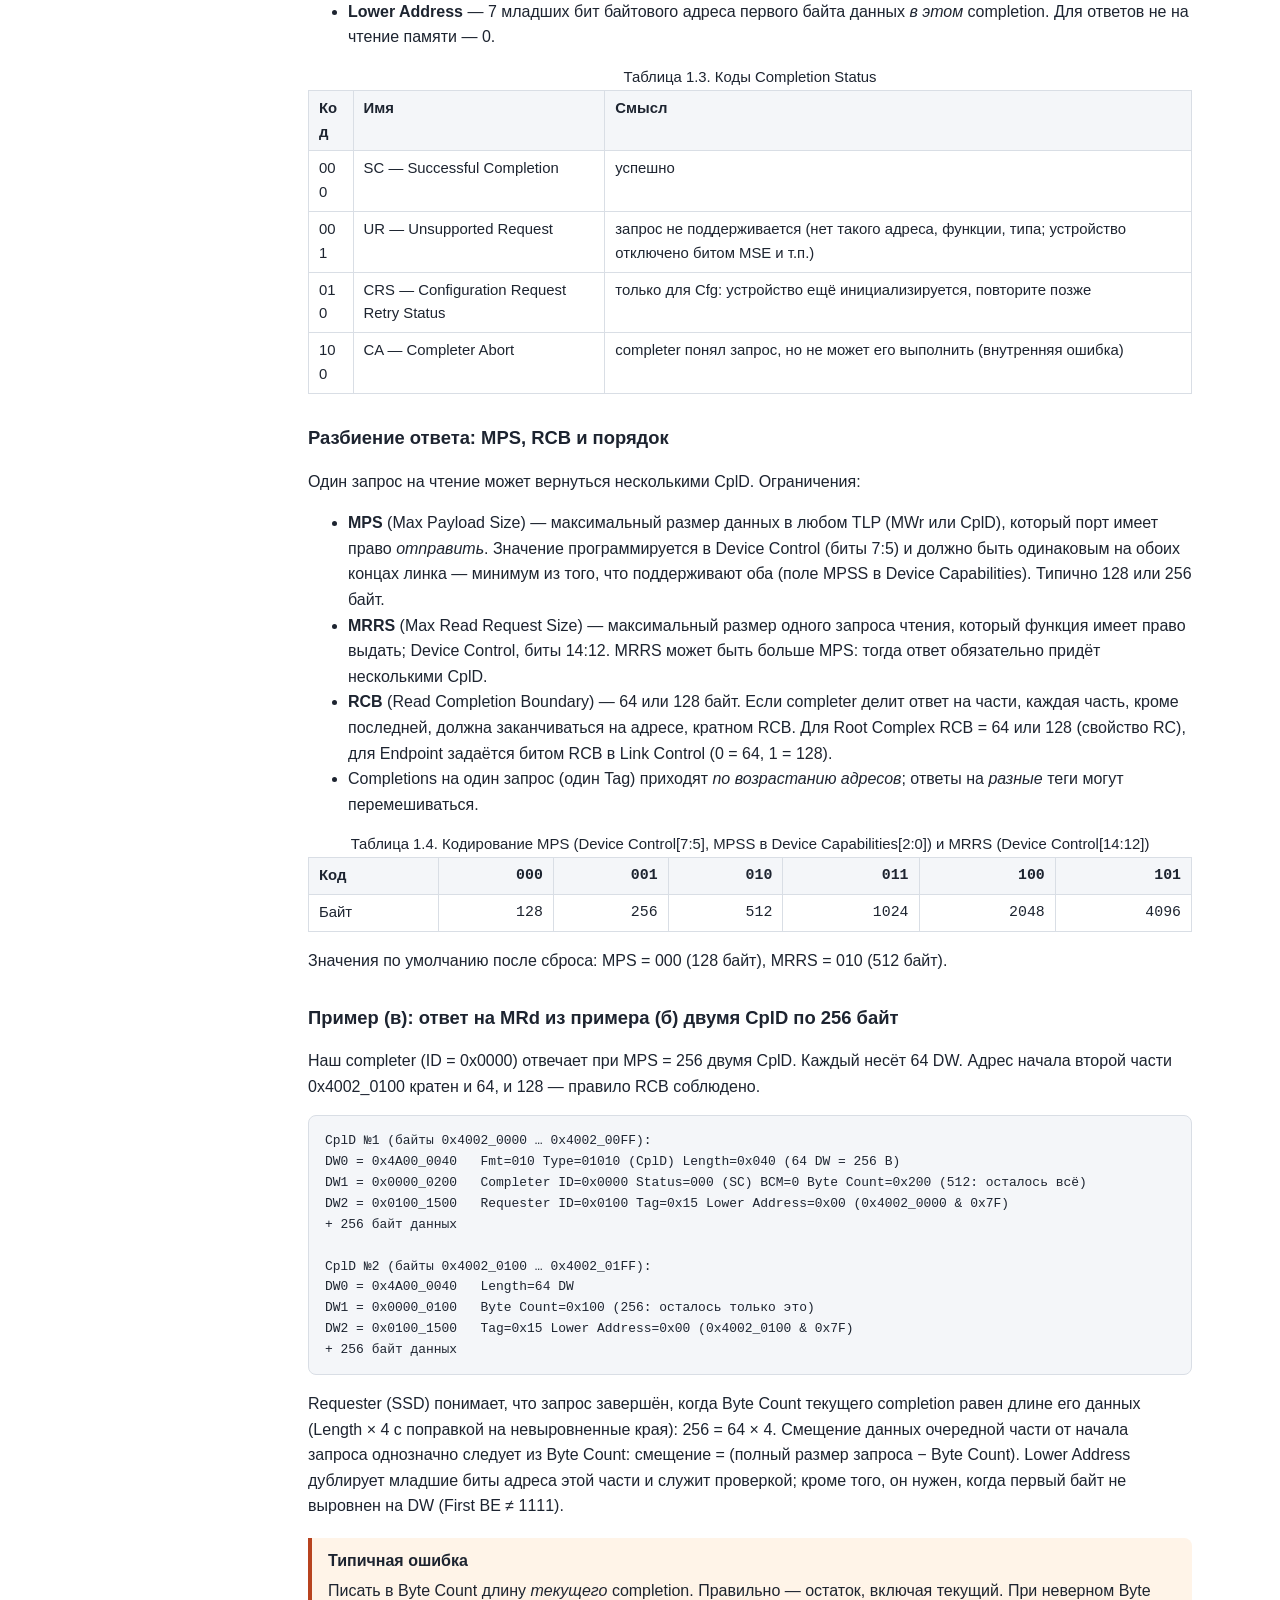
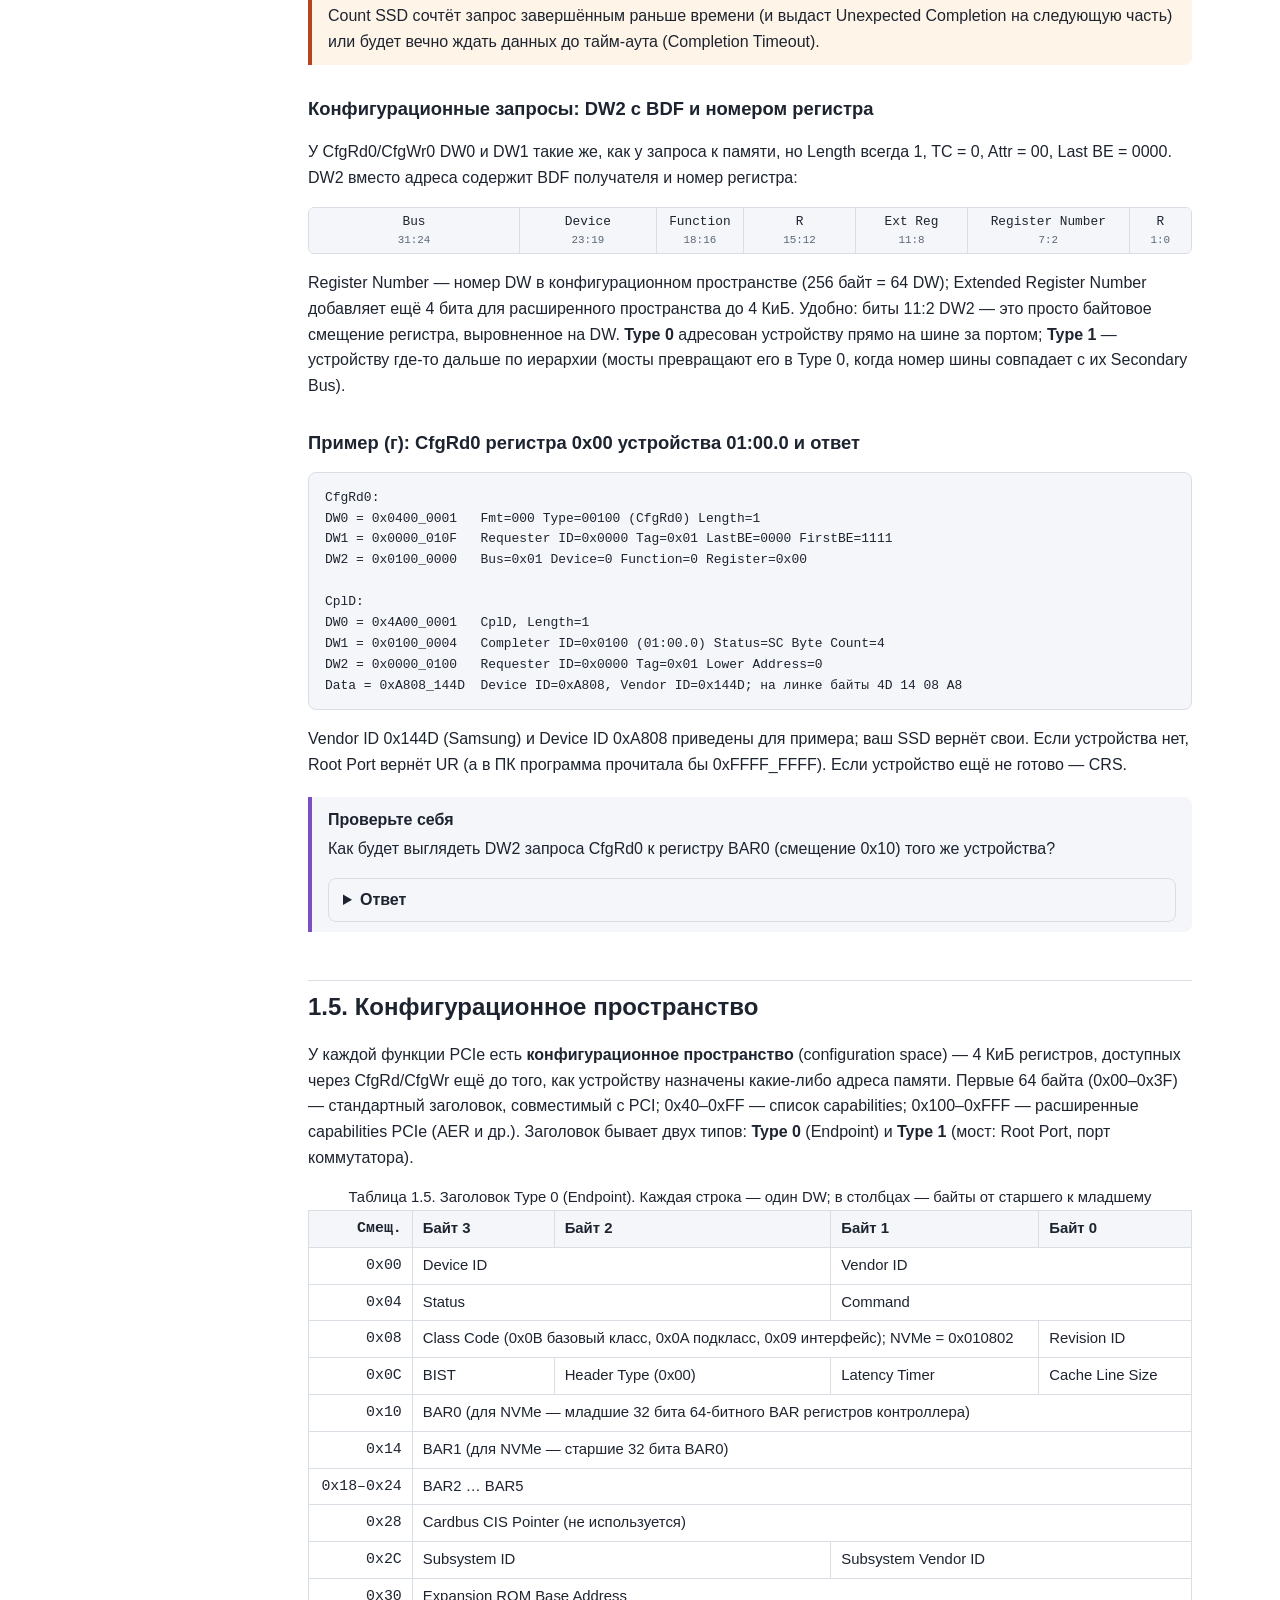
<file: docs/01_pcie_basics.html>
<!doctype html>
<html lang="ru">
<head>
<meta charset="utf-8">
<meta name="viewport" content="width=device-width, initial-scale=1">
<title>Глава 1. PCI Express с нуля</title>
<link rel="stylesheet" href="css/style.css">
</head>
<body>
<div class="layout">
<!-- NAV:BEGIN -->
<nav class="side">
  <h2>NVMe-хост на Kintex-7</h2>
  <ul>
    <li><a href="index.html">Введение и цели</a></li>
    <li><a href="01_pcie_basics.html" class="cur">1. PCIe с нуля</a></li>
    <li><a href="02_nvme_basics.html">2. NVMe с нуля</a></li>
    <li><a href="03_architecture.html">3. Архитектура хоста</a></li>
    <li><a href="04_modules.html">4. Модули и интерфейсы</a></li>
    <li><a href="05_bringup.html">5. Запуск: от PERST# до первой записи</a></li>
    <li><a href="06_performance.html">6. Пропускная способность</a></li>
    <li><a href="07_verification.html">7. Верификация и симуляция</a></li>
    <li><a href="08_lab.html">8. Лабораторные задания</a></li>
    <li><a href="09_ax7a200b.html">9. Стенд AX7A200B: перенос и результаты</a></li>
    <li><a href="10_slc_cache.html">10. SLC-кэш и запись без внешней памяти</a></li>
    <li><a href="glossary.html">Глоссарий</a></li>
  </ul>
</nav>
<!-- NAV:END -->
<main>
<h1>Глава 1. PCI Express с нуля</h1>
<p class="lead">От топологии и физического уровня до байтов в заголовке TLP: всё, что нужно знать о PCI Express, чтобы ПЛИС без процессора стала корневым комплексом, нашла SSD, настроила его и прокачала через линк Gen2 x4 почти 2 ГБ/с.</p>

<p>План главы:</p>
<ol>
<li><a href="#s1">Зачем PCIe и как устроена топология</a></li>
<li><a href="#s2">Физический уровень: lanes, скорости, кодирование, сброс и обучение линка</a></li>
<li><a href="#s3">Три уровня протокола: TLP, DLLP, ACK/NAK и кредиты</a></li>
<li><a href="#s4">TLP во всех деталях: заголовки и шестнадцатеричные примеры</a></li>
<li><a href="#s5">Конфигурационное пространство и ручной enumeration</a></li>
<li><a href="#s6">DMA: кто чью память читает</a></li>
<li><a href="#s7">Расчёт пропускной способности</a></li>
<li><a href="#s8">PCIe «изнутри ПЛИС»</a></li>
<li><a href="#s9">Вопросы и мини-задачи</a></li>
<li><a href="#s10">Литература</a></li>
</ol>

<div class="box"><span class="t">Соглашения главы</span>
Числа с префиксом <code>0x</code> шестнадцатеричные; подчёркивание в <code>0xC000_1008</code> только для удобства чтения. DW (double word) = 4 байта. Биты в DW нумеруются от 31 (старший) до 0. «ГБ/с» = 10<sup>9</sup> байт/с, «КиБ» = 1024 байта. B:D.F = bus:device.function. Мы описываем PCIe Base Specification ревизий 2.x/3.0, т.е. то, что умеет hard-блок Kintex-7 (Gen1/Gen2).</div>

<!-- ============================================================ 1 -->
<h2 id="s1">1.1. Зачем PCIe и как устроена топология</h2>

<p>Старая шина PCI была параллельной и общей: 32 или 64 провода данных, все устройства висят на одних и тех же проводах, тактирование общее, частота упёрлась в 66–133 МГц из-за перекоса (skew) между линиями. PCI Express (PCIe) сохранил <em>программную модель</em> PCI — адресное пространство памяти, конфигурационное пространство, номера bus/device/function, — но заменил физику на последовательные дифференциальные соединения «точка-точка» со встроенной синхронизацией. Поэтому драйверы старого мира работают без изменений, а скорость выросла на порядки.</p>

<p>Ключевая идея: в PCIe нет «шины» в электрическом смысле. Есть <b>дерево</b> соединений точка-точка, а данные ходят пакетами — как в сети. Узлы дерева бывают трёх видов.</p>

<ul>
<li><b>Root Complex</b> (корневой комплекс, RC) — корень дерева. В ПК это часть процессора/чипсета: он связывает CPU и оперативную память с иерархией PCIe, генерирует конфигурационные запросы и выполняет обращения устройств к памяти хоста.</li>
<li><b>Root Port</b> (корневой порт) — выход RC, к которому подключается один линк. У RC может быть несколько портов. Программно каждый Root Port выглядит как мост PCI-to-PCI (заголовок Type 1, см. раздел <a href="#s5">1.5</a>).</li>
<li><b>Switch</b> (коммутатор) — разветвитель: один восходящий порт (upstream) и несколько нисходящих (downstream). Внутри — набор виртуальных мостов PCI-to-PCI на внутренней шине.</li>
<li><b>Endpoint</b> (оконечное устройство) — лист дерева: видеокарта, сетевая карта, NVMe SSD. У Endpoint заголовок конфигурации Type 0 и регистры, отображаемые в память через BAR.</li>
</ul>

<p>Каждое устройство адресуется тройкой <b>Bus/Device/Function</b> (BDF): 8 бит номера шины, 5 бит номера устройства, 3 бита номера функции. Упакованная в 16 бит, эта тройка называется <b>ID</b> — Requester ID у того, кто посылает запрос, и Completer ID у того, кто отвечает:</p>

<div class="bits"><span style="flex:8">Bus[7:0]<small>15:8</small></span><span style="flex:5">Device[4:0]<small>7:3</small></span><span style="flex:3">Function[2:0]<small>2:0</small></span></div>

<p>Например, 01:00.0 → <code>0x0100</code>, а 03:1F.7 → <code>(0x03&lt;&lt;8)|(0x1F&lt;&lt;3)|7 = 0x03FF</code>. Номера шин раздаёт программа перечисления (enumeration): шина 0 — внутренняя шина RC, каждый линк за мостом получает свой номер. Поскольку линк соединяет ровно два устройства, на шине за Root Port живёт ровно одно устройство с номером Device 0. Многофункциональное устройство (например, двухпортовая сетевая карта) отвечает на функции 0…7 одного Device.</p>

<figure>
<svg viewBox="0 0 760 320" width="760" height="320" xmlns="http://www.w3.org/2000/svg" role="img" aria-label="Топология PCIe: типичный ПК и наш проект" font-family="sans-serif" font-size="13">
<g fill="var(--fg)" text-anchor="middle" font-size="14" font-weight="bold">
<text x="190" y="18">а) Типичный ПК</text>
<text x="580" y="18">б) Наш проект</text>
</g>
<g stroke="var(--fg)" stroke-width="1.5">
<rect x="20" y="30" width="340" height="112" rx="8" fill="var(--note-bg)"/>
<rect x="40" y="58" width="110" height="34" rx="4" fill="var(--code-bg)"/>
<rect x="200" y="58" width="140" height="34" rx="4" fill="var(--code-bg)"/>
<line x1="150" y1="75" x2="200" y2="75"/>
<line x1="95" y1="92" x2="95" y2="110"/>
<line x1="270" y1="92" x2="270" y2="110"/>
<rect x="40" y="110" width="120" height="26" rx="4" fill="var(--code-bg)"/>
<rect x="210" y="110" width="130" height="26" rx="4" fill="var(--code-bg)"/>
<line x1="100" y1="136" x2="100" y2="190" stroke-width="3"/>
<line x1="275" y1="136" x2="275" y2="180" stroke-width="3"/>
<rect x="40" y="190" width="120" height="44" rx="4" fill="var(--ok-bg)"/>
<rect x="195" y="180" width="160" height="50" rx="4" fill="var(--warn-bg)"/>
<line x1="245" y1="230" x2="190" y2="268" stroke-width="3"/>
<line x1="305" y1="230" x2="330" y2="268" stroke-width="3"/>
<rect x="130" y="268" width="120" height="44" rx="4" fill="var(--ok-bg)"/>
<rect x="270" y="268" width="120" height="44" rx="4" fill="var(--ok-bg)"/>
<rect x="420" y="30" width="320" height="162" rx="8" fill="var(--note-bg)"/>
<rect x="440" y="58" width="280" height="30" rx="4" fill="var(--code-bg)"/>
<rect x="440" y="96" width="280" height="30" rx="4" fill="var(--code-bg)"/>
<line x1="580" y1="126" x2="580" y2="148"/>
<rect x="440" y="148" width="280" height="34" rx="4" fill="var(--code-bg)"/>
<line x1="580" y1="182" x2="580" y2="250" stroke-width="3"/>
<rect x="470" y="250" width="220" height="56" rx="4" fill="var(--ok-bg)"/>
</g>
<g fill="var(--fg)" text-anchor="middle">
<text x="30" y="48" text-anchor="start" font-weight="bold">Root Complex</text>
<text x="350" y="48" text-anchor="end" font-size="11" fill="var(--muted)">шина 0</text>
<text x="95" y="80">CPU</text>
<text x="270" y="80">Память (DRAM)</text>
<text x="100" y="128" font-size="12">Root Port A</text>
<text x="275" y="128" font-size="12">Root Port B</text>
<text x="106" y="168" text-anchor="start" font-size="11" fill="var(--muted)">шина 1</text>
<text x="281" y="162" text-anchor="start" font-size="11" fill="var(--muted)">шина 2</text>
<text x="100" y="209">Endpoint</text>
<text x="100" y="226" font-size="11">(видеокарта) 01:00.0</text>
<text x="275" y="200">Switch</text>
<text x="275" y="218" font-size="11">внутр. шина 3</text>
<text x="194" y="258" text-anchor="end" font-size="11" fill="var(--muted)">шина 4</text>
<text x="332" y="256" text-anchor="start" font-size="11" fill="var(--muted)">шина 5</text>
<text x="190" y="287">Endpoint</text>
<text x="190" y="304" font-size="11">(сеть) 04:00.0</text>
<text x="330" y="287">Endpoint</text>
<text x="330" y="304" font-size="11">(SSD) 05:00.0</text>
<text x="430" y="48" text-anchor="start" font-weight="bold">FPGA Kintex-7 = Root Complex</text>
<text x="730" y="48" text-anchor="end" font-size="11" fill="var(--muted)">шина 0</text>
<text x="580" y="78">NVMe-хост: конечные автоматы, без CPU</text>
<text x="580" y="116">«Память хоста»: BRAM / DDR3</text>
<text x="580" y="170">Root Port 00:00.0 (hard-блок PCIe)</text>
<text x="590" y="222" text-anchor="start" font-size="12">линк x4 Gen2</text>
<text x="590" y="238" text-anchor="start" font-size="11" fill="var(--muted)">шина 1</text>
<text x="580" y="273" font-weight="bold">M.2 NVMe SSD</text>
<text x="580" y="293">Endpoint 01:00.0</text>
</g>
</svg>
<figcaption>Рис. 1.1. Топология PCIe. Слева — дерево типичного ПК с коммутатором; толстые линии — линки, у каждого линка свой номер шины. Справа — наш проект: вся «корневая» сторона живёт в ПЛИС, а SSD — единственный Endpoint на шине 1.</figcaption>
</figure>

<h3>Что значит «FPGA — это Root Complex, SSD — Endpoint»</h3>

<p>В обычной жизни ПЛИС с PCIe — это плата-ускоритель, которую вставляют в ПК: ПЛИС работает как Endpoint, а всё сложное (обучение линка со стороны хоста, перечисление, назначение адресов, драйвер) делает ПК. В нашем проекте наоборот: процессора нет, SSD вставлен в разъём M.2 на плате с ПЛИС, и ПЛИС обязана выполнять все обязанности корня:</p>
<ul>
<li>держать сигнал сброса PERST# и подать опорную частоту REFCLK на разъём;</li>
<li>сконфигурировать собственный Root Port (номера шин, окна адресов, разрешения);</li>
<li>выполнить перечисление: прочитать конфигурационное пространство SSD, определить размер BAR0 и назначить ему адрес, выставить MPS/MRRS и разрешения в регистре Command;</li>
<li>обращаться к регистрам NVMe-контроллера SSD (запросы <b>MWr/MRd</b> в BAR0) — здесь ПЛИС <em>requester</em>;</li>
<li>обслуживать обращения SSD к «памяти хоста» (очередям и буферам данных) — здесь ПЛИС <em>completer</em>, и отвечать нужно быстро, потому что от этого напрямую зависит скорость (раздел <a href="#s7">1.7</a>).</li>
</ul>

<p>Роль задаётся при генерации IP-ядра: hard-блок PCIe в Kintex-7 умеет работать и как Endpoint, и как Root Port. Электрически линк симметричен; разница — в том, кто управляет сбросом и опорной частотой, кто инициирует конфигурацию и какой заголовок (Type 0 или Type 1) у собственного конфигурационного пространства порта.</p>

<!-- ============================================================ 2 -->
<h2 id="s2">1.2. Физический уровень</h2>

<h3>Lanes и link</h3>

<p><b>Lane</b> (линия) — это две дифференциальные пары: одна на передачу (TX), одна на приём (RX). Каждая пара передаёт последовательный поток бит без отдельного тактового сигнала: приёмник восстанавливает частоту из переходов данных (CDR, clock and data recovery). <b>Link</b> (линк) — связь двух портов из 1, 2, 4, 8, 12, 16 или 32 lanes; ширину обозначают x1, x4 и т.д. Линк x4 — это 16 проводников данных. Байты пакета разбрасываются по lanes по очереди (striping), а на приёме собираются обратно; выравнивание между lanes (deskew) делает физический уровень.</p>

<figure>
<svg viewBox="0 0 760 300" width="760" height="300" xmlns="http://www.w3.org/2000/svg" role="img" aria-label="Линк x4: четыре lane, REFCLK и PERST#" font-family="sans-serif" font-size="13">
<g stroke="var(--fg)" stroke-width="1.5">
<rect x="20" y="25" width="150" height="205" rx="6" fill="var(--note-bg)"/>
<rect x="590" y="25" width="150" height="205" rx="6" fill="var(--ok-bg)"/>
<rect x="330" y="244" width="100" height="26" rx="4" fill="var(--code-bg)"/>
</g>
<g stroke="var(--accent)" stroke-width="1.5" fill="none">
<path d="M170,45 H580 M170,49 H580 M170,87 H580 M170,91 H580 M170,129 H580 M170,133 H580 M170,171 H580 M170,175 H580"/>
</g>
<g fill="var(--accent)">
<polygon points="580,42 590,47 580,52"/><polygon points="580,84 590,89 580,94"/><polygon points="580,126 590,131 580,136"/><polygon points="580,168 590,173 580,178"/>
</g>
<g stroke="var(--accent2)" stroke-width="1.5" fill="none">
<path d="M180,61 H590 M180,65 H590 M180,103 H590 M180,107 H590 M180,145 H590 M180,149 H590 M180,187 H590 M180,191 H590"/>
</g>
<g fill="var(--accent2)">
<polygon points="180,58 170,63 180,68"/><polygon points="180,100 170,105 180,110"/><polygon points="180,142 170,147 180,152"/><polygon points="180,184 170,189 180,194"/>
</g>
<g stroke="var(--fg)" stroke-width="1.5" fill="none">
<path d="M330,257 H95 V230 M430,257 H665 V230"/>
<path d="M170,214 H582" stroke-dasharray="6,4"/>
</g>
<polygon points="580,209 590,214 580,219" fill="var(--fg)"/>
<g fill="var(--fg)" text-anchor="middle">
<text x="95" y="110" font-weight="bold">Root Port</text>
<text x="95" y="128" font-size="11">(ПЛИС, GTX)</text>
<text x="665" y="110" font-weight="bold">Endpoint</text>
<text x="665" y="128" font-size="11">(SSD)</text>
<text x="380" y="40" font-size="11">Lane 0: TX+/TX− → | ← RX+/RX−</text>
<text x="380" y="82" font-size="11">Lane 1</text>
<text x="380" y="124" font-size="11">Lane 2</text>
<text x="380" y="166" font-size="11">Lane 3</text>
<text x="380" y="209" font-size="11">PERST# (сброс, управляет хост)</text>
<text x="380" y="262" font-size="12">100 МГц</text>
<text x="380" y="290" font-size="11" fill="var(--muted)">REFCLK: одна опорная частота на обе стороны (common clock)</text>
</g>
</svg>
<figcaption>Рис. 1.2. Линк x4. Каждая lane — пара «туда» (синяя) и пара «обратно» (оранжевая), обе дифференциальные. Опорная частота REFCLK и сброс PERST# идут от хоста; в нашем проекте их формирует плата с ПЛИС.</figcaption>
</figure>

<h3>Скорости и кодирование</h3>

<p>Скорость lane измеряют в <b>GT/s</b> (гигатрансферах в секунду) — это скорость передачи <em>канальных</em> символов (битов на проводе) до декодирования. Чтобы приёмник мог восстановить тактовую частоту, поток должен содержать достаточно переходов и не иметь постоянной составляющей (DC balance). Для этого данные кодируются:</p>
<ul>
<li><b>8b/10b</b> (Gen1, Gen2): каждый байт превращается в 10-битный символ. Полезная доля 8/10 = 80 %. Кроме 256 символов данных (D-коды) есть служебные K-символы: COM (K28.5), STP (K27.7, начало TLP), SDP (K28.2, начало DLLP), END (K29.7), EDB (K30.7, «плохой конец»), SKP (K28.0) и др.</li>
<li><b>128b/130b</b> (Gen3 и выше): 128 бит данных + 2-битный заголовок блока; доля 98.46 %. Кадрирование другое (токены вместо K-символов) — нам не понадобится.</li>
</ul>
<p>Дополнительно данные скремблируются LFSR-генератором (полином x<sup>16</sup>+x<sup>5</sup>+x<sup>4</sup>+x<sup>3</sup>+1 для 8b/10b), чтобы размазать спектр излучения; на полезную скорость это не влияет.</p>

<table>
<caption>Таблица 1.1. Скорости поколений PCIe (в каждую сторону)</caption>
<tr><th>Поколение</th><th class="num">GT/s на lane</th><th>Кодирование</th><th class="num">МБ/с на lane</th><th class="num">x4, ГБ/с</th></tr>
<tr><td>Gen1 (PCIe 1.x)</td><td class="num">2.5</td><td>8b/10b</td><td class="num">250</td><td class="num">1.00</td></tr>
<tr><td><b>Gen2 (PCIe 2.x)</b></td><td class="num"><b>5.0</b></td><td>8b/10b</td><td class="num"><b>500</b></td><td class="num"><b>2.00</b></td></tr>
<tr><td>Gen3 (PCIe 3.x)</td><td class="num">8.0</td><td>128b/130b</td><td class="num">984.6</td><td class="num">3.94</td></tr>
<tr><td>Gen4 (PCIe 4.0)</td><td class="num">16.0</td><td>128b/130b</td><td class="num">1969</td><td class="num">7.88</td></tr>
</table>

<p>Наш случай, Gen2 x4, по шагам:</p>
<pre><code>сырые биты:      5.0 Гбит/с × 4 lanes        = 20 Гбит/с  (в каждую сторону)
после 8b/10b:    20 Гбит/с × 8/10            = 16 Гбит/с
в байтах:        16 Гбит/с / 8               = 2.0 ГБ/с   (в каждую сторону, одновременно)
длительность символа на lane: 10 бит / 5 ГГц = 2 нс → x4 переносит 4 байта за 2 нс</code></pre>

<p>Эти 2.0 ГБ/с — скорость <em>символов данных</em> на линке. Из них ещё вычитаются кадрирование пакетов, заголовки TLP и служебные DLLP (раздел <a href="#s7">1.7</a>), так что реальный потолок для данных — 1.7–1.8 ГБ/с. Линк дуплексный: в обе стороны одновременно идут независимые потоки по 2.0 ГБ/с.</p>

<div class="box"><span class="t">Почему Gen2, если SSD умеет Gen3/Gen4?</span>
Hard-блок PCIe в Kintex-7 поддерживает максимум Gen2 (трансиверы GTX 7-й серии и сам блок). Любое устройство PCIe обязано поддерживать все младшие скорости, поэтому SSD Gen3/Gen4 честно договорится о 5 GT/s.</div>

<h3>REFCLK, common clock и PERST#</h3>

<p><b>REFCLK</b> — опорная частота 100 МГц (дифференциальная, HCSL) с допуском ±300 ppm. Из неё PLL трансиверов получают частоту бит 2.5 или 5 ГГц. Разъёмы PCIe и M.2 получают REFCLK от хоста. Если обе стороны тактируются <em>от одного источника</em>, это схема <b>common clock</b>; тогда частоты передатчика и приёмника совпадают точно, а разница фаз отрабатывается CDR и эластичными буферами. В нашей плате один генератор 100 МГц через буфер раздаётся на разъём M.2 и на вход опорной частоты GTX. То, что у обеих сторон общий источник, программа сообщает битом Common Clock Configuration в Link Control (раздел <a href="#s5">1.5</a>).</p>

<p><b>PERST#</b> (PCIe Reset, активный низкий) — фундаментальный сброс устройства от хоста. Последовательность включения по спецификации CEM: питание стабильно → не менее 100 мс → снятие PERST#; при этом REFCLK должен быть стабилен не менее 100 мкс до снятия PERST#. После снятия сброса устройство обязано начать обучение линка (войти в Detect) в течение 20 мс, а программа должна выждать не менее 100 мс, прежде чем слать устройству конфигурационные запросы. Если устройство ещё не готово, оно отвечает статусом CRS (Configuration Request Retry Status), и запрос надо повторить (вплоть до 1 с).</p>

<h3>LTSSM: как линк «поднимается»</h3>

<p>Обучением линка управляет автомат <b>LTSSM</b> (Link Training and Status State Machine) в каждом из двух портов. В <b>Detect</b> передатчик проверяет, есть ли на другом конце нагрузка 50 Ом: он меняет синфазное напряжение и измеряет время заряда — так определяется, какие lanes вообще подключены. В <b>Polling</b> стороны обмениваются упорядоченными наборами TS1/TS2 (Training Sequences, по 16 символов): приёмники ловят битовую и символьную синхронизацию по COM, при необходимости инвертируют полярность пары, а из полей TS узнают поддерживаемые партнёром скорости. В <b>Configuration</b> договариваются о ширине линка (x4, если все четыре lane живы), нумерации lanes (возможен разворот, lane reversal) и номере линка. Затем — <b>L0</b>, рабочее состояние, в котором идут TLP и DLLP. После входа в L0 канальный уровень инициализирует кредиты потока (InitFC, раздел <a href="#s3">1.3</a>), и только тогда линк считается поднятым на канальном уровне: флаг <i>DL_Active</i>, в ядре Xilinx — сигнал <code>user_lnk_up</code>.</p>

<p>Обучение <em>всегда</em> начинается на 2.5 GT/s: это единственная скорость, которую гарантированно поддерживают все устройства, а партнёры ещё ничего не знают друг о друге. Узнав из TS1/TS2, что обе стороны умеют 5 GT/s, порт (обычно нисходящий, т.е. наш Root Port) инициирует смену скорости: уходит в <b>Recovery</b>, в TS1 выставляет бит speed change, обе стороны переключают PLL и CDR на 5 GT/s, заново ловят синхронизацию и возвращаются в L0 — уже Gen2. Recovery используется также при ошибках синхронизации и при программной переобучке (бит Retrain Link). В зависимости от настроек ядра смена скорости происходит автоматически или программно: Target Link Speed = 2 в Link Control 2 и затем Retrain Link в Link Control корневого порта. Состояния энергосбережения (L0s, L1, L2) мы отключаем.</p>

<figure>
<svg viewBox="0 0 760 180" width="760" height="180" xmlns="http://www.w3.org/2000/svg" role="img" aria-label="Упрощённая диаграмма LTSSM" font-family="sans-serif" font-size="13">
<defs><marker id="f13a" viewBox="0 0 8 8" refX="7" refY="4" markerWidth="7" markerHeight="7" orient="auto-start-reverse"><path d="M0,0 L8,4 L0,8 z" fill="var(--fg)"/></marker></defs>
<g stroke="var(--fg)" stroke-width="1.5">
<rect x="20" y="40" width="120" height="40" rx="14" fill="var(--code-bg)"/>
<rect x="180" y="40" width="120" height="40" rx="14" fill="var(--code-bg)"/>
<rect x="340" y="40" width="140" height="40" rx="14" fill="var(--code-bg)"/>
<rect x="520" y="40" width="120" height="40" rx="14" fill="var(--ok-bg)"/>
<rect x="520" y="115" width="120" height="40" rx="14" fill="var(--warn-bg)"/>
</g>
<g stroke="var(--fg)" stroke-width="1.5" fill="none" marker-end="url(#f13a)">
<line x1="140" y1="60" x2="178" y2="60"/>
<line x1="300" y1="60" x2="338" y2="60"/>
<line x1="480" y1="60" x2="518" y2="60"/>
<line x1="560" y1="80" x2="560" y2="113"/>
<line x1="600" y1="115" x2="600" y2="82"/>
</g>
<g fill="var(--fg)" text-anchor="middle">
<text x="80" y="65" font-weight="bold">Detect</text>
<text x="240" y="65" font-weight="bold">Polling</text>
<text x="410" y="65" font-weight="bold">Configuration</text>
<text x="580" y="65" font-weight="bold">L0</text>
<text x="580" y="140" font-weight="bold">Recovery</text>
<text x="80" y="100" font-size="11">поиск нагрузки 50 Ом</text>
<text x="240" y="100" font-size="11">TS1/TS2, bit lock,</text>
<text x="240" y="114" font-size="11">symbol lock, полярность</text>
<text x="410" y="100" font-size="11">ширина, номера lanes,</text>
<text x="410" y="114" font-size="11">номер линка</text>
<text x="650" y="57" font-size="11" text-anchor="start">обычная работа:</text>
<text x="650" y="72" font-size="11" text-anchor="start">TLP и DLLP</text>
<text x="650" y="132" font-size="11" text-anchor="start">смена скорости,</text>
<text x="650" y="147" font-size="11" text-anchor="start">переобучение</text>
<text x="20" y="172" font-size="11" text-anchor="start" fill="var(--muted)">Detect → Polling → Configuration проходят на 2.5 GT/s; переход на 5 GT/s — через L0 → Recovery → L0.</text>
</g>
</svg>
<figcaption>Рис. 1.3. Упрощённый автомат LTSSM: только состояния, через которые проходит наш линк при старте.</figcaption>
</figure>

<figure class="wave">
<svg xmlns="http://www.w3.org/2000/svg" width="793.8" height="282" viewBox="0 0 793.8 282" font-family="monospace" role="img" style="max-width:100%;height:auto"><defs><pattern id="wvbc1dd6h" width="4" height="4" patternUnits="userSpaceOnUse" patternTransform="rotate(45)"><line x1="0" y1="0" x2="0" y2="4" stroke="var(--wave-x, #888)" stroke-width="1"/></pattern><marker id="wvbc1dd6a" viewBox="0 0 8 8" refX="7" refY="4" markerWidth="7" markerHeight="7" orient="auto-start-reverse"><path d="M0,0 L8,4 L0,8 z" fill="var(--wave-edge, #2a6fb0)" stroke="none"/></marker></defs><path d="M105.8,34 V274 M139.8,34 V274 M173.8,34 V274 M207.8,34 V274 M241.8,34 V274 M275.8,34 V274 M309.8,34 V274 M343.8,34 V274 M377.8,34 V274 M411.8,34 V274 M445.8,34 V274 M479.8,34 V274 M513.8,34 V274 M547.8,34 V274 M581.8,34 V274 M615.8,34 V274 M649.8,34 V274 M683.8,34 V274 M717.8,34 V274 M751.8,34 V274 M785.8,34 V274" stroke="var(--wave-grid, rgba(128,128,128,.3))" stroke-width="1" stroke-dasharray="2,3" fill="none"/><text x="97.8" y="53.55" font-size="13" text-anchor="end" fill="var(--wave-fg, #222)">питание</text><g stroke="var(--wave-fg, #222)" stroke-width="1.5" stroke-linejoin="round"><path d="M105.8,58 L139.8,58 M139.8,58 L142.8,40 L785.8,40" fill="none"/></g><text x="97.8" y="83.55" font-size="13" text-anchor="end" fill="var(--wave-fg, #222)">REFCLK</text><g stroke="var(--wave-fg, #222)" stroke-width="1.5" stroke-linejoin="round"><path d="M105.8,88 L139.8,88 M139.8,88 L142.8,70 L156.8,70 L159.8,88 L173.8,88 M173.8,88 L176.8,70 L190.8,70 L193.8,88 L207.8,88 M207.8,88 L210.8,70 L224.8,70 L227.8,88 L241.8,88 M241.8,88 L244.8,70 L258.8,70 L261.8,88 L275.8,88 M275.8,88 L278.8,70 L292.8,70 L295.8,88 L309.8,88 M309.8,88 L312.8,70 L326.8,70 L329.8,88 L343.8,88 M343.8,88 L346.8,70 L360.8,70 L363.8,88 L377.8,88 M377.8,88 L380.8,70 L394.8,70 L397.8,88 L411.8,88 M411.8,88 L414.8,70 L428.8,70 L431.8,88 L445.8,88 M445.8,88 L448.8,70 L462.8,70 L465.8,88 L479.8,88 M479.8,88 L482.8,70 L496.8,70 L499.8,88 L513.8,88 M513.8,88 L516.8,70 L530.8,70 L533.8,88 L547.8,88 M547.8,88 L550.8,70 L564.8,70 L567.8,88 L581.8,88 M581.8,88 L584.8,70 L598.8,70 L601.8,88 L615.8,88 M615.8,88 L618.8,70 L632.8,70 L635.8,88 L649.8,88 M649.8,88 L652.8,70 L666.8,70 L669.8,88 L683.8,88 M683.8,88 L686.8,70 L700.8,70 L703.8,88 L717.8,88 M717.8,88 L720.8,70 L734.8,70 L737.8,88 L751.8,88 M751.8,88 L754.8,70 L768.8,70 L771.8,88 L785.8,88" fill="none"/></g><text x="97.8" y="113.55" font-size="13" text-anchor="end" fill="var(--wave-fg, #222)">PERST#</text><g stroke="var(--wave-fg, #222)" stroke-width="1.5" stroke-linejoin="round"><path d="M105.8,118 L241.8,118 M241.8,118 L244.8,100 L785.8,100" fill="none"/></g><text x="97.8" y="158.55" font-size="13" text-anchor="end" fill="var(--wave-fg, #222)">LTSSM</text><g stroke="var(--wave-fg, #222)" stroke-width="1.5" stroke-linejoin="round"><polygon points="105.8,163 105.8,145 272.8,145 275.8,154 272.8,163" fill="url(#wvbc1dd6h)"/><polygon points="278.8,163 275.8,154 278.8,145 340.8,145 343.8,154 340.8,163" fill="#ffd7a8"/><text x="309.8" y="157.85" font-size="11" text-anchor="middle" fill="#222">Detect</text><polygon points="346.8,163 343.8,154 346.8,145 408.8,145 411.8,154 408.8,163" fill="#a8d4ff"/><text x="377.8" y="157.85" font-size="11" text-anchor="middle" fill="#222">Polling</text><polygon points="414.8,163 411.8,154 414.8,145 476.8,145 479.8,154 476.8,163" fill="#a8f0ee"/><text x="445.8" y="157.85" font-size="11" text-anchor="middle" fill="#222">Config</text><polygon points="482.8,163 479.8,154 482.8,145 578.8,145 581.8,154 578.8,163" fill="#bff0a8"/><text x="530.8" y="157.85" font-size="11" text-anchor="middle" fill="#222">L0</text><polygon points="584.8,163 581.8,154 584.8,145 646.8,145 649.8,154 646.8,163" fill="#e3b8f5"/><text x="615.8" y="157.85" font-size="11" text-anchor="middle" fill="#222">Recovery</text><polygon points="652.8,163 649.8,154 652.8,145 785.8,145 785.8,163" fill="#bff0a8"/><text x="717.8" y="157.85" font-size="11" text-anchor="middle" fill="#222">L0</text></g><text x="97.8" y="188.55" font-size="13" text-anchor="end" fill="var(--wave-fg, #222)">скорость</text><g stroke="var(--wave-fg, #222)" stroke-width="1.5" stroke-linejoin="round"><polygon points="105.8,193 105.8,175 272.8,175 275.8,184 272.8,193" fill="url(#wvbc1dd6h)"/><polygon points="278.8,193 275.8,184 278.8,175 612.8,175 615.8,184 612.8,193" fill="#e4e4e4"/><text x="445.8" y="187.85" font-size="11" text-anchor="middle" fill="#222">2.5 GT/s (Gen1)</text><polygon points="618.8,193 615.8,184 618.8,175 785.8,175 785.8,193" fill="#e4e4e4"/><text x="700.8" y="187.85" font-size="11" text-anchor="middle" fill="#222">5.0 GT/s (Gen2)</text></g><text x="97.8" y="218.55" font-size="13" text-anchor="end" fill="var(--wave-fg, #222)">DL_Active</text><g stroke="var(--wave-fg, #222)" stroke-width="1.5" stroke-linejoin="round"><path d="M105.8,223 L513.8,223 M513.8,223 L516.8,205 L785.8,205" fill="none"/></g><text x="97.8" y="263.55" font-size="13" text-anchor="end" fill="var(--wave-fg, #222)">хост (ПЛИС)</text><g stroke="var(--wave-fg, #222)" stroke-width="1.5" stroke-linejoin="round"><polygon points="105.8,268 105.8,250 238.8,250 241.8,259 238.8,268" fill="#e4e4e4"/><text x="173.8" y="262.85" font-size="11" text-anchor="middle" fill="#222">сброс</text><polygon points="244.8,268 241.8,259 244.8,250 680.8,250 683.8,259 680.8,268" fill="#fff3a8"/><text x="462.8" y="262.85" font-size="11" text-anchor="middle" fill="#222">ждём ≥ 100 мс после PERST# (возможен CRS)</text><polygon points="686.8,268 683.8,259 686.8,250 785.8,250 785.8,268" fill="#a8d4ff"/><text x="734.8" y="262.85" font-size="11" text-anchor="middle" fill="#222">CfgRd…</text></g><g stroke="var(--wave-edge, #2a6fb0)" stroke-width="1.2" fill="none"><path d="M141.3,49 C192.3,49 192.3,109 243.3,109" marker-end="url(#wvbc1dd6a)"/><rect x="165.2" y="58" width="54.2" height="12" rx="3" fill="var(--wave-page-bg, #fff)" stroke="none"/><text x="192.3" y="68" font-size="11" text-anchor="middle" fill="var(--wave-edge, #2a6fb0)" stroke="none">≥100 мс</text><path d="M243.3,109 C260.3,109 260.3,154 277.3,154" marker-end="url(#wvbc1dd6a)"/><rect x="236.5" y="118" width="47.6" height="12" rx="3" fill="var(--wave-page-bg, #fff)" stroke="none"/><text x="260.3" y="128" font-size="11" text-anchor="middle" fill="var(--wave-edge, #2a6fb0)" stroke="none">&lt;20 мс</text></g><text x="445.8" y="24" font-size="14" text-anchor="middle" fill="var(--wave-fg, #222)" font-weight="600">Подъём линка: сброс, обучение на Gen1, переход на Gen2 (масштаб условный)</text></svg>
<figcaption>Рис. 1.4. Временная последовательность подъёма линка (масштаб условный, разрывов не показано). Обучение идёт на Gen1, затем Recovery переводит линк на Gen2; DL_Active (<code>user_lnk_up</code>) не падает во время Recovery. Первый CfgRd к SSD — не раньше чем через 100 мс после снятия PERST#.</figcaption>
</figure>

<div class="box warn"><span class="t">Типичная ошибка</span>
Слать CfgRd к SSD сразу после <code>user_lnk_up</code>. Линк уже поднят, но контроллер SSD может ещё грузить прошивку: в лучшем случае придёт CRS, в худшем — UR или тайм-аут. Выдерживайте 100 мс после снятия PERST# и обрабатывайте CRS повтором.</div>

<!-- ============================================================ 3 -->
<h2 id="s3">1.3. Три уровня протокола</h2>

<p>PCIe устроен как стек из трёх уровней, каждый из которых решает свою задачу и добавляет к пакету свои поля.</p>
<ul>
<li><b>Transaction Layer</b> (уровень транзакций) формирует и разбирает <b>TLP</b> (Transaction Layer Packet): запросы чтения и записи памяти, конфигурационные запросы, ответы (completions), сообщения. Здесь же — учёт кредитов потока (flow control) и правила упорядочивания.</li>
<li><b>Data Link Layer</b> (канальный уровень) гарантирует доставку TLP <em>по одному линку</em> без потерь и в порядке отправки: нумерует TLP (sequence number), добавляет LCRC, хранит копии в retry buffer и повторяет при ошибках. Сам он обменивается короткими служебными пакетами <b>DLLP</b> (Data Link Layer Packet): ACK, NAK, UpdateFC и др.</li>
<li><b>Physical Layer</b> (физический уровень) — кадрирование (STP/SDP … END), распределение по lanes, скремблирование, 8b/10b, сериализация; электрическая часть — трансиверы и LTSSM.</li>
</ul>

<figure>
<svg viewBox="0 0 760 320" width="760" height="320" xmlns="http://www.w3.org/2000/svg" role="img" aria-label="Уровни PCIe" font-family="sans-serif" font-size="13">
<defs><marker id="f15a" viewBox="0 0 8 8" refX="7" refY="4" markerWidth="7" markerHeight="7" orient="auto-start-reverse"><path d="M0,0 L8,4 L0,8 z" fill="var(--fg)"/></marker></defs>
<g stroke="var(--fg)" stroke-width="1.5">
<rect x="20" y="30" width="220" height="36" rx="4" fill="var(--code-bg)"/>
<rect x="20" y="86" width="220" height="50" rx="4" fill="var(--note-bg)"/>
<rect x="20" y="156" width="220" height="50" rx="4" fill="var(--ok-bg)"/>
<rect x="20" y="226" width="220" height="50" rx="4" fill="var(--warn-bg)"/>
<rect x="520" y="30" width="220" height="36" rx="4" fill="var(--code-bg)"/>
<rect x="520" y="86" width="220" height="50" rx="4" fill="var(--note-bg)"/>
<rect x="520" y="156" width="220" height="50" rx="4" fill="var(--ok-bg)"/>
<rect x="520" y="226" width="220" height="50" rx="4" fill="var(--warn-bg)"/>
</g>
<g stroke="var(--fg)" stroke-width="1.5" fill="none" marker-end="url(#f15a)">
<line x1="130" y1="66" x2="130" y2="84"/>
<line x1="130" y1="136" x2="130" y2="154"/>
<line x1="130" y1="206" x2="130" y2="224"/>
<line x1="630" y1="224" x2="630" y2="208"/>
<line x1="630" y1="154" x2="630" y2="138"/>
<line x1="630" y1="84" x2="630" y2="68"/>
</g>
<path d="M130,276 V302 H630 V278" stroke="var(--accent)" stroke-width="3" fill="none"/>
<g fill="var(--fg)" text-anchor="middle">
<text x="130" y="20" font-size="12" fill="var(--muted)">передающая сторона</text>
<text x="630" y="20" font-size="12" fill="var(--muted)">принимающая сторона</text>
<text x="130" y="53">Пользовательская логика</text>
<text x="630" y="53">Пользовательская логика</text>
<text x="130" y="108" font-weight="bold">Transaction Layer</text>
<text x="130" y="126" font-size="11">уровень транзакций</text>
<text x="630" y="108" font-weight="bold">Transaction Layer</text>
<text x="630" y="126" font-size="11">уровень транзакций</text>
<text x="130" y="178" font-weight="bold">Data Link Layer</text>
<text x="130" y="196" font-size="11">канальный уровень</text>
<text x="630" y="178" font-weight="bold">Data Link Layer</text>
<text x="630" y="196" font-size="11">канальный уровень</text>
<text x="130" y="248" font-weight="bold">Physical Layer</text>
<text x="130" y="266" font-size="11">физический уровень</text>
<text x="630" y="248" font-weight="bold">Physical Layer</text>
<text x="630" y="266" font-size="11">физический уровень</text>
<text x="380" y="106" font-size="12">TLP = Header (12/16 B)</text>
<text x="380" y="122" font-size="12">+ Data (0…4096 B) [+ ECRC]</text>
<text x="380" y="176" font-size="12">+ Seq# (2 B) + LCRC (4 B);</text>
<text x="380" y="192" font-size="12">DLLP: ACK/NAK, UpdateFC</text>
<text x="380" y="246" font-size="12">+ STP / END; скремблер,</text>
<text x="380" y="262" font-size="12">8b/10b, striping по lanes</text>
<text x="380" y="296" font-size="12" fill="var(--accent)">линк</text>
</g>
</svg>
<figcaption>Рис. 1.5. Стек уровней PCIe. На передающей стороне (слева, сверху вниз) пакет «обрастает» полями; на принимающей (справа, снизу вверх) они снимаются в обратном порядке.</figcaption>
</figure>

<h3>Кадрирование TLP на линке</h3>

<p>Пройдя все три уровня, TLP превращается в последовательность символов:</p>

<figure>
<svg viewBox="0 0 760 195" width="760" height="195" xmlns="http://www.w3.org/2000/svg" role="img" aria-label="Кадрирование TLP" font-family="sans-serif" font-size="13">
<g stroke="var(--fg)" stroke-width="1.5">
<rect x="20" y="50" width="50" height="40" fill="var(--warn-bg)"/>
<rect x="70" y="50" width="80" height="40" fill="var(--ok-bg)"/>
<rect x="150" y="50" width="170" height="40" fill="var(--note-bg)"/>
<rect x="320" y="50" width="200" height="40" fill="var(--note-bg)"/>
<rect x="520" y="50" width="70" height="40" fill="var(--note-bg)" stroke-dasharray="5,3"/>
<rect x="590" y="50" width="80" height="40" fill="var(--ok-bg)"/>
<rect x="670" y="50" width="50" height="40" fill="var(--warn-bg)"/>
</g>
<g stroke="var(--fg)" stroke-width="1.2" fill="none">
<path d="M150,98 V106 H590 V98"/>
<path d="M70,128 V136 H670 V128"/>
<path d="M20,158 V166 H720 V158"/>
</g>
<g fill="var(--fg)" text-anchor="middle">
<text x="45" y="40" font-size="11" fill="var(--muted)">1</text>
<text x="110" y="40" font-size="11" fill="var(--muted)">2</text>
<text x="235" y="40" font-size="11" fill="var(--muted)">12 (3DW) / 16 (4DW)</text>
<text x="420" y="40" font-size="11" fill="var(--muted)">0 … 4096</text>
<text x="555" y="40" font-size="11" fill="var(--muted)">0 / 4</text>
<text x="630" y="40" font-size="11" fill="var(--muted)">4</text>
<text x="695" y="40" font-size="11" fill="var(--muted)">1</text>
<text x="20" y="22" font-size="11" text-anchor="start" fill="var(--muted)">байт:</text>
<text x="45" y="75">STP</text>
<text x="110" y="75">Seq #</text>
<text x="235" y="75">Header</text>
<text x="420" y="75">Data (payload)</text>
<text x="555" y="75">ECRC</text>
<text x="630" y="75">LCRC</text>
<text x="695" y="75">END</text>
<text x="370" y="122" font-size="12">TLP — Transaction Layer</text>
<text x="370" y="152" font-size="12">Data Link Layer: + Seq# + LCRC = 6 байт</text>
<text x="370" y="184" font-size="12">Physical Layer: + STP + END = 2 символа. Итого накладные: 20 B (3DW) / 24 B (4DW)</text>
</g>
</svg>
<figcaption>Рис. 1.6. TLP на линке Gen1/Gen2. Пунктир — необязательный ECRC (только при TD = 1, мы его не используем). Поле Seq# — 4 зарезервированных бита и 12-битный номер.</figcaption>
</figure>

<p>Накладные расходы на один TLP без ECRC:</p>
<pre><code>STP 1 + Seq# 2 + Header 12 + LCRC 4 + END 1 = 20 байт  (3DW-заголовок: MRd32, MWr32, Cpl, CplD, Cfg)
STP 1 + Seq# 2 + Header 16 + LCRC 4 + END 1 = 24 байта (4DW-заголовок: MRd64, MWr64)</code></pre>
<p>Итак, запись 4 байт (одного DW) по 32-битному адресу занимает на линке 24 байта, а ответ с 256 байтами данных — 276 байт. Каждый DLLP — это SDP + 6 байт (тип, поля, CRC-16) + END = 8 байт.</p>

<p>Как 24 байта записи MWr32 (пример (а) из раздела <a href="#s4">1.4</a>) ложатся на четыре lane: байт <i>k</i> идёт в lane <i>k</i> mod 4. Для x4 символ STP всегда стоит в lane 0, а так как длина любого TLP на линке кратна 4 байтам (20 + 4·n), END всегда попадает в lane 3.</p>

<figure>
<svg viewBox="0 0 760 260" width="760" height="260" xmlns="http://www.w3.org/2000/svg" role="img" aria-label="Распределение байтов TLP по четырём lane" font-family="sans-serif" font-size="12">
<g fill="var(--fg)" text-anchor="middle" font-weight="bold">
<text x="220" y="38">Lane 0</text><text x="350" y="38">Lane 1</text><text x="480" y="38">Lane 2</text><text x="610" y="38">Lane 3</text>
</g>
<g stroke="var(--fg)" stroke-width="1">
<rect x="160" y="50" width="120" height="26" fill="var(--warn-bg)"/><rect x="290" y="50" width="120" height="26" fill="var(--ok-bg)"/><rect x="420" y="50" width="120" height="26" fill="var(--ok-bg)"/><rect x="550" y="50" width="120" height="26" fill="var(--note-bg)"/>
<rect x="160" y="80" width="120" height="26" fill="var(--note-bg)"/><rect x="290" y="80" width="120" height="26" fill="var(--note-bg)"/><rect x="420" y="80" width="120" height="26" fill="var(--note-bg)"/><rect x="550" y="80" width="120" height="26" fill="var(--note-bg)"/>
<rect x="160" y="110" width="120" height="26" fill="var(--note-bg)"/><rect x="290" y="110" width="120" height="26" fill="var(--note-bg)"/><rect x="420" y="110" width="120" height="26" fill="var(--note-bg)"/><rect x="550" y="110" width="120" height="26" fill="var(--note-bg)"/>
<rect x="160" y="140" width="120" height="26" fill="var(--note-bg)"/><rect x="290" y="140" width="120" height="26" fill="var(--note-bg)"/><rect x="420" y="140" width="120" height="26" fill="var(--note-bg)"/><rect x="550" y="140" width="120" height="26" fill="var(--code-bg)"/>
<rect x="160" y="170" width="120" height="26" fill="var(--code-bg)"/><rect x="290" y="170" width="120" height="26" fill="var(--code-bg)"/><rect x="420" y="170" width="120" height="26" fill="var(--code-bg)"/><rect x="550" y="170" width="120" height="26" fill="var(--ok-bg)"/>
<rect x="160" y="200" width="120" height="26" fill="var(--ok-bg)"/><rect x="290" y="200" width="120" height="26" fill="var(--ok-bg)"/><rect x="420" y="200" width="120" height="26" fill="var(--ok-bg)"/><rect x="550" y="200" width="120" height="26" fill="var(--warn-bg)"/>
</g>
<g fill="var(--fg)" text-anchor="middle" font-family="monospace">
<text x="220" y="68">STP (K27.7)</text><text x="350" y="68">Seq[11:8]</text><text x="480" y="68">Seq[7:0]</text><text x="610" y="68">H0 = 40</text>
<text x="220" y="98">H1 = 00</text><text x="350" y="98">H2 = 00</text><text x="480" y="98">H3 = 01</text><text x="610" y="98">H4 = 00</text>
<text x="220" y="128">H5 = 00</text><text x="350" y="128">H6 = 00</text><text x="480" y="128">H7 = 0F</text><text x="610" y="128">H8 = C0</text>
<text x="220" y="158">H9 = 00</text><text x="350" y="158">H10 = 10</text><text x="480" y="158">H11 = 08</text><text x="610" y="158">D0 = 01</text>
<text x="220" y="188">D1 = 00</text><text x="350" y="188">D2 = 00</text><text x="480" y="188">D3 = 00</text><text x="610" y="188">LCRC 0</text>
<text x="220" y="218">LCRC 1</text><text x="350" y="218">LCRC 2</text><text x="480" y="218">LCRC 3</text><text x="610" y="218">END (K29.7)</text>
</g>
<g fill="var(--muted)" text-anchor="end" font-size="11">
<text x="150" y="68">t = 0 нс</text><text x="150" y="98">2 нс</text><text x="150" y="128">4 нс</text><text x="150" y="158">6 нс</text><text x="150" y="188">8 нс</text><text x="150" y="218">10 нс</text>
</g>
<text x="380" y="250" text-anchor="middle" font-size="11" fill="var(--muted)">24 байта = 6 символьных тактов по 2 нс (Gen2): запись одного DW занимает линк на 12 нс</text>
</svg>
<figcaption>Рис. 1.7. Striping TLP MWr32 (запись 0x0000_0001 по адресу 0xC000_1008) по линку x4. H — байты заголовка (старший байт DW первым), D — байты данных (в порядке возрастания адреса), Seq и LCRC добавляет канальный уровень.</figcaption>
</figure>

<h3>Канальный уровень: ACK/NAK и retry buffer</h3>

<p>Физический канал не идеален: вероятность битовой ошибки на линке порядка 10<sup>−12</sup>, и при 20 Гбит/с это одна ошибка раз в минуту. Канальный уровень делает линк надёжным так:</p>
<ol>
<li>Передатчик присваивает каждому TLP 12-битный номер <b>Seq#</b> (NEXT_TRANSMIT_SEQ, по модулю 4096), считает 32-битный <b>LCRC</b> по Seq# и TLP, отправляет пакет и <em>кладёт копию в retry buffer</em>.</li>
<li>Приёмник проверяет LCRC и номер. Если всё верно и номер равен ожидаемому (NEXT_RCV_SEQ), TLP передаётся на уровень транзакций, а приёмник (не на каждый пакет, а периодически, по таймеру AckNak_Latency) отправляет DLLP <b>ACK n</b>: «всё до номера n включительно принято».</li>
<li>Получив ACK n, передатчик удаляет из retry buffer все TLP с номерами ≤ n.</li>
<li>При ошибке LCRC приёмник отбрасывает пакет и отправляет <b>NAK n</b>, где n — номер последнего <em>правильно</em> принятого TLP. Все последующие пакеты с «неожиданными» номерами он тоже отбрасывает.</li>
<li>Получив NAK n, передатчик освобождает TLP ≤ n и <em>повторяет (replay)</em> всё содержимое retry buffer по порядку. Если ни ACK, ни NAK не пришли за время REPLAY_TIMER, повтор запускается по тайм-ауту; после четырёх безуспешных повторов подряд порт уводит линк в Recovery.</li>
</ol>

<figure>
<svg viewBox="0 0 760 430" width="760" height="430" xmlns="http://www.w3.org/2000/svg" role="img" aria-label="Протокол ACK/NAK" font-family="sans-serif" font-size="12">
<defs>
<marker id="f18a" viewBox="0 0 8 8" refX="7" refY="4" markerWidth="7" markerHeight="7" orient="auto-start-reverse"><path d="M0,0 L8,4 L0,8 z" fill="var(--accent)"/></marker>
<marker id="f18b" viewBox="0 0 8 8" refX="7" refY="4" markerWidth="7" markerHeight="7" orient="auto-start-reverse"><path d="M0,0 L8,4 L0,8 z" fill="var(--accent2)"/></marker>
</defs>
<g stroke="var(--muted)" stroke-width="2"><line x1="230" y1="42" x2="230" y2="415"/><line x1="530" y1="42" x2="530" y2="415"/></g>
<g stroke="var(--accent)" stroke-width="1.5" marker-end="url(#f18a)">
<line x1="230" y1="60" x2="528" y2="85"/>
<line x1="230" y1="95" x2="528" y2="120"/>
<line x1="230" y1="180" x2="528" y2="205"/>
<line x1="230" y1="215" x2="528" y2="240"/>
<line x1="230" y1="300" x2="528" y2="325"/>
<line x1="230" y1="335" x2="528" y2="360"/>
</g>
<g stroke="var(--accent2)" stroke-width="1.5" stroke-dasharray="6,3" marker-end="url(#f18b)">
<line x1="530" y1="135" x2="232" y2="160"/>
<line x1="530" y1="255" x2="232" y2="280"/>
<line x1="530" y1="375" x2="232" y2="400"/>
</g>
<g fill="var(--fg)" text-anchor="middle">
<text x="230" y="30" font-weight="bold" font-size="13">Передатчик (Root Port)</text>
<text x="530" y="30" font-weight="bold" font-size="13">Приёмник (SSD)</text>
<text x="380" y="64" fill="var(--accent)">TLP seq 5</text>
<text x="380" y="99" fill="var(--accent)">TLP seq 6</text>
<text x="380" y="140" fill="var(--accent2)">ACK 6 (DLLP)</text>
<text x="380" y="184" fill="var(--accent)">TLP seq 7</text>
<text x="380" y="219" fill="var(--accent)">TLP seq 8</text>
<text x="380" y="260" fill="var(--accent2)">NAK 6 (DLLP)</text>
<text x="380" y="304" fill="var(--accent)">TLP seq 7 (повтор)</text>
<text x="380" y="339" fill="var(--accent)">TLP seq 8 (повтор)</text>
<text x="380" y="380" fill="var(--accent2)">ACK 8 (DLLP)</text>
<text x="540" y="212" font-size="22" fill="var(--accent2)">×</text>
</g>
<g fill="var(--fg)" text-anchor="end" font-size="11">
<text x="220" y="100">retry buffer: [5, 6]</text>
<text x="220" y="164">ACK 6 → удалить 5, 6</text>
<text x="220" y="220">retry buffer: [7, 8]</text>
<text x="220" y="284">NAK 6 → повторить 7, 8</text>
<text x="220" y="404">ACK 8 → буфер пуст</text>
</g>
<g fill="var(--fg)" text-anchor="start" font-size="11">
<text x="545" y="89">ok, ждём 6</text>
<text x="545" y="124">ok, ждём 7</text>
<text x="560" y="209">ошибка LCRC → отброшен</text>
<text x="545" y="244">seq 8 ≠ 7 → отброшен</text>
<text x="545" y="329">ok, ждём 8</text>
<text x="545" y="364">ok, ждём 9</text>
</g>
</svg>
<figcaption>Рис. 1.8. ACK/NAK и retry buffer. TLP 7 искажён на линии; приёмник отбрасывает его и все следующие, отвечает NAK с номером последнего хорошего пакета; передатчик повторяет содержимое retry buffer. Для уровня транзакций всё прозрачно: он получает 5, 6, 7, 8 ровно по одному разу и по порядку.</figcaption>
</figure>

<p>Следствие для разработчика: в ПЛИС всё это делает hard-блок. Пользователь не видит ни Seq#, ни LCRC, ни повторов — только замечает, что иногда пропускная способность чуть падает. Но размер retry buffer и задержка ACK ограничивают, сколько TLP может быть «в полёте», — это одна из причин, почему реальная скорость ниже 2.0 ГБ/с.</p>

<h3>Кредиты потока (flow control) на пальцах</h3>

<p>ACK/NAK защищает от <em>искажений</em>, но не от <em>переполнения</em>: если приёмнику некуда положить пакет, повтор не поможет. Поэтому в PCIe передатчик никогда не посылает TLP, для которого у приёмника нет места. Приёмник заранее сообщает, сколько у него свободного буфера, в единицах — <b>кредитах</b> (credits):</p>
<ul>
<li>1 кредит заголовка (H) — место под один заголовок TLP;</li>
<li>1 кредит данных (D) — 16 байт (4 DW) полезной нагрузки.</li>
</ul>
<p>Кредиты ведутся раздельно для трёх классов TLP — <b>Posted</b> (P: MWr, Msg), <b>Non-Posted</b> (NP: MRd, CfgRd, CfgWr) и <b>Completion</b> (Cpl: Cpl, CplD), — итого шесть счётчиков: PH, PD, NPH, NPD, CplH, CplD. После L0 стороны обмениваются DLLP InitFC1/InitFC2 с начальными значениями. Передатчик ведёт для каждого типа CREDIT_LIMIT (сколько всего разрешено) и CREDITS_CONSUMED (сколько израсходовано) и посылает TLP, только если хватает кредитов обоих видов. Приёмник, освободив буфер (TLP ушёл на уровень транзакций и был обработан), шлёт DLLP <b>UpdateFC</b> с новым пределом. Значение 0 в InitFC означает «бесконечно» — так Endpoint и RC обычно объявляют кредиты для Completion: запрашивающий сам обязан заранее зарезервировать место под ответы на свои чтения.</p>

<figure>
<svg viewBox="0 0 760 290" width="760" height="290" xmlns="http://www.w3.org/2000/svg" role="img" aria-label="Кредиты потока" font-family="sans-serif" font-size="12">
<defs>
<marker id="f19a" viewBox="0 0 8 8" refX="7" refY="4" markerWidth="7" markerHeight="7" orient="auto-start-reverse"><path d="M0,0 L8,4 L0,8 z" fill="var(--accent)"/></marker>
<marker id="f19b" viewBox="0 0 8 8" refX="7" refY="4" markerWidth="7" markerHeight="7" orient="auto-start-reverse"><path d="M0,0 L8,4 L0,8 z" fill="var(--accent2)"/></marker>
</defs>
<g stroke="var(--fg)" stroke-width="1.5">
<rect x="20" y="30" width="230" height="180" rx="6" fill="var(--note-bg)"/>
<rect x="510" y="30" width="230" height="180" rx="6" fill="var(--ok-bg)"/>
</g>
<g stroke="var(--fg)" stroke-width="1" fill="var(--bg)">
<rect x="527" y="70" width="26" height="100"/><rect x="563" y="70" width="26" height="100"/><rect x="599" y="70" width="26" height="100"/><rect x="635" y="70" width="26" height="100"/><rect x="671" y="70" width="26" height="100"/><rect x="707" y="70" width="26" height="100"/>
</g>
<g fill="var(--accent)" opacity="0.45">
<rect x="527" y="140" width="26" height="30"/><rect x="563" y="110" width="26" height="60"/><rect x="599" y="160" width="26" height="10"/><rect x="671" y="150" width="26" height="20"/><rect x="707" y="120" width="26" height="50"/>
</g>
<g stroke="var(--accent)" stroke-width="1.5" marker-end="url(#f19a)"><line x1="250" y1="80" x2="508" y2="80"/></g>
<g stroke="var(--accent2)" stroke-width="1.5" stroke-dasharray="6,3" marker-end="url(#f19b)"><line x1="510" y1="170" x2="252" y2="170"/></g>
<g fill="var(--fg)" text-anchor="middle">
<text x="135" y="52" font-weight="bold" font-size="13">Передатчик</text>
<text x="625" y="52" font-weight="bold" font-size="13">Приёмник: буферы</text>
<text x="540" y="186" font-size="10">PH</text><text x="576" y="186" font-size="10">PD</text><text x="612" y="186" font-size="10">NPH</text><text x="648" y="186" font-size="10">NPD</text><text x="684" y="186" font-size="10">CplH</text><text x="720" y="186" font-size="10">CplD</text>
<text x="625" y="202" font-size="10" fill="var(--muted)">закрашено — занято</text>
<text x="380" y="72" fill="var(--accent)">TLP MWr, 256 B данных</text>
<text x="380" y="98" font-size="11">расходует 1 PH + 16 PD</text>
<text x="380" y="162" fill="var(--accent2)">UpdateFC(P): PD limit = 80</text>
<text x="380" y="188" font-size="11">буфер освободился на 16 кредитов</text>
</g>
<g fill="var(--fg)" text-anchor="start" font-family="monospace" font-size="12">
<text x="34" y="82">для PD:</text>
<text x="34" y="104">CREDIT_LIMIT     = 64</text>
<text x="34" y="124">CREDITS_CONSUMED = 40</text>
<text x="34" y="144">свободно = 24 кр.</text>
<text x="34" y="164">        = 384 байта</text>
<text x="34" y="192" font-family="sans-serif" font-size="11">256 B = 16 кр. ≤ 24 → можно</text>
</g>
<g fill="var(--fg)" text-anchor="start" font-size="12">
<text x="20" y="236">1 кредит заголовка (H) = один TLP-заголовок; 1 кредит данных (D) = 16 байт (4 DW).</text>
<text x="20" y="256">Классы: Posted (MWr, Msg), Non-Posted (MRd, Cfg), Completion (Cpl, CplD) — у каждого свои H и D.</text>
<text x="20" y="276">Правило: TLP уходит, только если CREDITS_CONSUMED + нужное ≤ CREDIT_LIMIT (по модулю счётчика).</text>
</g>
</svg>
<figcaption>Рис. 1.9. Кредитное управление потоком. Передатчик «тратит» кредиты при отправке, приёмник «возвращает» их DLLP UpdateFC. При нехватке кредитов передатчик ждёт — в интерфейсе ядра это выглядит как снятый <code>tready</code>.</figcaption>
</figure>

<div class="box"><span class="t">Почему это важно для нас</span>
Если SSD выставил мало кредитов NPH, наш хост не сможет отправить ему много запросов подряд; если наш completer медленно забирает MRd из буфера приёма, SSD не получит обратно кредиты NPH для следующих чтений. Кредиты — это «встроенный закон Литтла»: они ограничивают число TLP в полёте.</div>

<!-- ============================================================ 4 -->
<h2 id="s4">1.4. TLP во всех деталях</h2>

<p>Заголовок TLP состоит из 3 или 4 двойных слов. На линке байты заголовка идут в порядке «байт 0 первым», а внутри DW байт 0 — старший (биты 31:24), т.е. заголовок записывается в <em>big-endian</em>. Данные (payload) идут в порядке возрастания адресов: байт по адресу A, затем A+1 и т.д. Поскольку хосты обычно little-endian, 32-битное значение <code>0x0000_0001</code>, записанное по адресу A, на линке выглядит как байты <code>01 00 00 00</code>.</p>

<h3>Общая часть: DW0 и заголовок запроса к памяти</h3>

<figure>
<svg viewBox="0 0 760 270" width="760" height="270" xmlns="http://www.w3.org/2000/svg" role="img" aria-label="Заголовок TLP запроса к памяти" font-family="sans-serif" font-size="11">
<g fill="var(--fg)" text-anchor="middle" font-size="12">
<text x="128" y="22">Байт 0</text><text x="304" y="22">Байт 1</text><text x="480" y="22">Байт 2</text><text x="656" y="22">Байт 3</text>
</g>
<g fill="var(--muted)" text-anchor="middle" font-size="9" font-family="monospace">
<text x="51" y="46">31</text><text x="205" y="46">24</text><text x="227" y="46">23</text><text x="381" y="46">16</text><text x="403" y="46">15</text><text x="557" y="46">8</text><text x="579" y="46">7</text><text x="733" y="46">0</text>
</g>
<g stroke="var(--fg)" stroke-width="1">
<rect x="40" y="52" width="66" height="36" fill="var(--warn-bg)"/>
<rect x="106" y="52" width="110" height="36" fill="var(--warn-bg)"/>
<rect x="216" y="52" width="22" height="36" fill="var(--code-bg)"/>
<rect x="238" y="52" width="66" height="36" fill="var(--note-bg)"/>
<rect x="304" y="52" width="88" height="36" fill="var(--code-bg)"/>
<rect x="392" y="52" width="22" height="36" fill="var(--note-bg)"/>
<rect x="414" y="52" width="22" height="36" fill="var(--note-bg)"/>
<rect x="436" y="52" width="44" height="36" fill="var(--note-bg)"/>
<rect x="480" y="52" width="44" height="36" fill="var(--code-bg)"/>
<rect x="524" y="52" width="220" height="36" fill="var(--ok-bg)"/>
<rect x="40" y="97" width="352" height="36" fill="var(--note-bg)"/>
<rect x="392" y="97" width="176" height="36" fill="var(--ok-bg)"/>
<rect x="568" y="97" width="88" height="36" fill="var(--warn-bg)"/>
<rect x="656" y="97" width="88" height="36" fill="var(--warn-bg)"/>
<rect x="40" y="142" width="660" height="36" fill="var(--code-bg)"/>
<rect x="700" y="142" width="44" height="36" fill="var(--bg)"/>
<rect x="40" y="187" width="660" height="36" fill="var(--code-bg)" stroke-dasharray="5,3"/>
<rect x="700" y="187" width="44" height="36" fill="var(--bg)" stroke-dasharray="5,3"/>
</g>
<g fill="var(--fg)" text-anchor="middle">
<text x="73" y="74">Fmt</text><text x="161" y="74">Type</text><text x="227" y="74" font-size="9">R</text><text x="271" y="74">TC</text><text x="348" y="74">R*</text>
<text x="403" y="74" font-size="9">TD</text><text x="425" y="74" font-size="9">EP</text><text x="458" y="74">Attr</text><text x="502" y="74">AT</text><text x="634" y="74">Length [9:0] (в DW)</text>
<text x="216" y="119">Requester ID (Bus 8 | Device 5 | Function 3)</text><text x="480" y="119">Tag</text><text x="612" y="119">Last DW BE</text><text x="700" y="119">First DW BE</text>
<text x="370" y="164">Address [31:2]   (в 4DW здесь Address [63:32], все 32 бита)</text><text x="722" y="164" font-size="9">R</text>
<text x="370" y="209">Address [31:2] — только в 4DW-формате (MRd64 / MWr64)</text><text x="722" y="209" font-size="9">R</text>
</g>
<g fill="var(--fg)" text-anchor="end" font-size="12" font-weight="bold">
<text x="34" y="74">DW0</text><text x="34" y="119">DW1</text><text x="34" y="164">DW2</text><text x="34" y="209">DW3</text>
</g>
<text x="40" y="252" font-size="11" fill="var(--muted)">R* — в ревизии 2.x зарезервировано; в 3.0+ это T8/Attr[2]/LN/TH (расширения). R — зарезервировано. Мы везде пишем 0.</text>
</svg>
<figcaption>Рис. 1.10. Заголовок запроса к памяти (MRd/MWr). DW0 общий для всех TLP. 3DW-формат — DW0…DW2 с 32-битным адресом; 4DW-формат добавляет DW3, и тогда DW2 содержит старшие 32 бита адреса.</figcaption>
</figure>

<p>Поля DW0, общие для всех TLP:</p>
<ul>
<li><b>Fmt[2:0]</b> (биты 31:29) — формат: 000 = 3DW без данных, 001 = 4DW без данных, 010 = 3DW с данными, 011 = 4DW с данными, 100 = TLP-префикс (не используем).</li>
<li><b>Type[4:0]</b> (биты 28:24) — тип транзакции; вместе с Fmt однозначно определяет TLP (таблица 1.2).</li>
<li><b>TC[2:0]</b> (биты 22:20) — Traffic Class, класс трафика для QoS. У нас всегда 0.</li>
<li><b>TD</b> (бит 15) — TLP Digest: 1 = в конце есть ECRC. У нас 0.</li>
<li><b>EP</b> (бит 14) — Poisoned: данные испорчены (например, ошибка ECC в памяти completer’а). Получатель не должен их использовать.</li>
<li><b>Attr[1:0]</b> (биты 13:12) — атрибуты: бит 13 — Relaxed Ordering (RO, разрешает нарушать часть правил упорядочивания), бит 12 — No Snoop (не нужно проверять кэши CPU). У нас 00.</li>
<li><b>AT[1:0]</b> (биты 11:10) — Address Type для ATS; 00.</li>
<li><b>Length[9:0]</b> (биты 9:0) — длина <em>полезной нагрузки</em> в DW (для чтения — сколько DW запрошено). Значение 0 означает 1024 DW = 4096 байт. Для TLP без данных (кроме чтений) поле зарезервировано.</li>
</ul>

<table>
<caption>Таблица 1.2. Коды Fmt/Type основных TLP и значение байта 0 заголовка</caption>
<tr><th>TLP</th><th>Назначение</th><th>Fmt</th><th>Type</th><th class="num">Байт 0</th><th>Класс</th></tr>
<tr><td>MRd32</td><td>чтение памяти, 32-битный адрес</td><td>000</td><td>0 0000</td><td class="num">0x00</td><td>Non-posted</td></tr>
<tr><td>MRd64</td><td>чтение памяти, 64-битный адрес</td><td>001</td><td>0 0000</td><td class="num">0x20</td><td>Non-posted</td></tr>
<tr><td>MWr32</td><td>запись памяти, 32-битный адрес</td><td>010</td><td>0 0000</td><td class="num">0x40</td><td>Posted</td></tr>
<tr><td>MWr64</td><td>запись памяти, 64-битный адрес</td><td>011</td><td>0 0000</td><td class="num">0x60</td><td>Posted</td></tr>
<tr><td>CfgRd0</td><td>чтение конфигурации, Type 0</td><td>000</td><td>0 0100</td><td class="num">0x04</td><td>Non-posted</td></tr>
<tr><td>CfgWr0</td><td>запись конфигурации, Type 0</td><td>010</td><td>0 0100</td><td class="num">0x44</td><td>Non-posted</td></tr>
<tr><td>CfgRd1 / CfgWr1</td><td>конфигурация, Type 1 (за мостом)</td><td>000 / 010</td><td>0 0101</td><td class="num">0x05 / 0x45</td><td>Non-posted</td></tr>
<tr><td>Cpl</td><td>ответ без данных</td><td>000</td><td>0 1010</td><td class="num">0x0A</td><td>Completion</td></tr>
<tr><td>CplD</td><td>ответ с данными</td><td>010</td><td>0 1010</td><td class="num">0x4A</td><td>Completion</td></tr>
<tr><td>Msg / MsgD</td><td>сообщение (r[2:0] — маршрутизация)</td><td>001 / 011</td><td>1 0rrr</td><td class="num">0x30–0x37 / 0x70–0x77</td><td>Posted</td></tr>
</table>

<h3>Запросы к памяти: DW1 и адрес</h3>
<ul>
<li><b>Requester ID</b> (DW1[31:16]) — BDF отправителя запроса. По нему completer адресует ответ.</li>
<li><b>Tag</b> (DW1[15:8]) — номер незавершённого запроса у данного requester’а. Пара (Requester ID, Tag) уникально идентифицирует non-posted запрос, пока на него не пришёл последний ответ. По умолчанию используются только 5 младших бит (32 одновременных запроса); с битом Extended Tag Field Enable в Device Control — все 8 бит (256). Для posted-записей tag никем не проверяется, но поле есть.</li>
<li><b>First DW BE / Last DW BE</b> (DW1[3:0] / DW1[7:4]) — маски разрешения байтов в первом и последнем DW (бит i = байт i внутри DW, т.е. адрес 4k+i). Если Length = 1, то Last BE обязан быть 0000. Если Length ≥ 2, Last BE ненулевой. Для обычных выровненных передач First BE = Last BE = 1111.</li>
<li><b>Address</b> — адрес первого DW; два младших бита адреса не передаются (байтовая точность — через First BE). Если адрес ниже 4 ГиБ, requester <em>обязан</em> использовать 3DW-формат (MRd32/MWr32); 4DW допустим только для адресов ≥ 4 ГиБ.</li>
</ul>

<div class="box"><span class="t">Posted и non-posted</span>
<b>Posted</b> (MWr, Msg) — «отправил и забыл»: ответа нет, отправитель не узнает, дошла ли запись. Поэтому запись быстрая: следующую можно слать сразу. <b>Non-posted</b> (MRd, CfgRd, CfgWr, IO) — требуют ответа (Completion): Cpl или CplD. Даже CfgWr — non-posted: Cpl без данных подтверждает, что запись выполнена. Чтение памяти, таким образом, стоит минимум круг «запрос → ответ», и именно латентность этого круга будет определять скорость в разделе <a href="#s7">1.7</a>.</div>

<p>Правила упорядочивания (при RO = 0) в одном направлении: posted-запрос не обгоняет предыдущий posted; non-posted и completion не обгоняют предыдущий posted. Отсюда классическая гарантия «производитель-потребитель»: если устройство сначала записало данные (MWr), а затем запись в очередь завершений (MWr), то хост увидит запись в очереди не раньше данных.</p>

<h3>Пример (а): MWr32, 1 DW — запись в doorbell</h3>

<p>Хост (наш Root Port 00:00.0, ID = 0x0000) пишет значение 0x0000_0001 по адресу 0xC000_1008. Если BAR0 контроллера NVMe назначен на 0xC000_0000, то смещение 0x1008 при CAP.DSTRD = 0 — это doorbell хвоста очереди отправки №1 (SQ1 Tail, глава 2).</p>

<pre><code>DW0 = 0x4000_0001   Fmt=010 (3DW, с данными) Type=00000 (MWr) TC=0 TD=0 EP=0 Attr=00 Length=1
DW1 = 0x0000_000F   Requester ID=0x0000 (00:00.0) Tag=0x00 LastBE=0000 FirstBE=1111
DW2 = 0xC000_1008   Address[31:2] = 0xC000_1008 >> 2, биты 1:0 = 00
Data = 0x0000_0001  на линке байты: 01 00 00 00

На линке: STP | Seq | 40 00 00 01 | 00 00 00 0F | C0 00 10 08 | 01 00 00 00 | LCRC×4 | END  (24 байта)</code></pre>

<h3>Пример (б): MRd32 на 512 байт — SSD читает память хоста</h3>

<p>SSD (01:00.0, ID = 0x0100) читает 512 байт по адресу 0x4002_0000 (буфер данных в нашей «памяти хоста»), используя тег 0x15. Length = 512 / 4 = 128 = 0x080 DW.</p>

<pre><code>DW0 = 0x0000_0080   Fmt=000 (3DW, без данных) Type=00000 (MRd) Length=0x080 (128 DW)
DW1 = 0x0100_15FF   Requester ID=0x0100 (01:00.0) Tag=0x15 LastBE=1111 FirstBE=1111
DW2 = 0x4002_0000   Address = 0x4002_0000</code></pre>
<p>Чтобы SSD мог выдать такой запрос, его MRRS (Max Read Request Size) должен быть ≥ 512 байт.</p>

<h3>Заголовок Completion</h3>

<p>Ответ (Cpl или CplD) имеет 3DW-заголовок со своими полями в DW1 и DW2:</p>

<div class="bits"><span style="flex:16">Completer ID<small>DW1 31:16</small></span><span style="flex:3">Cpl Status<small>15:13</small></span><span style="flex:1">BCM<small>12</small></span><span style="flex:12">Byte Count<small>11:0</small></span></div>
<div class="bits"><span style="flex:16">Requester ID<small>DW2 31:16</small></span><span style="flex:8">Tag<small>15:8</small></span><span style="flex:1">R<small>7</small></span><span style="flex:7">Lower Address<small>6:0</small></span></div>

<ul>
<li><b>Completer ID</b> — BDF того, кто отвечает.</li>
<li><b>Completion Status</b> — результат (таблица 1.3).</li>
<li><b>BCM</b> (Byte Count Modified) — используется только мостами PCI-X; у нас 0.</li>
<li><b>Byte Count</b> — сколько байт <em>осталось вернуть</em> по этому запросу, <em>включая</em> данные текущего completion. Значение 0 означает 4096. Для первого completion это полный размер запроса; для последнего — длина его собственных данных. Для ответов на CfgRd/CfgWr Byte Count = 4.</li>
<li><b>Requester ID</b> и <b>Tag</b> — копируются из запроса; по ним requester находит, на какой из незавершённых запросов пришёл ответ.</li>
<li><b>Lower Address</b> — 7 младших бит байтового адреса первого байта данных <em>в этом</em> completion. Для ответов не на чтение памяти — 0.</li>
</ul>

<table>
<caption>Таблица 1.3. Коды Completion Status</caption>
<tr><th>Код</th><th>Имя</th><th>Смысл</th></tr>
<tr><td>000</td><td>SC — Successful Completion</td><td>успешно</td></tr>
<tr><td>001</td><td>UR — Unsupported Request</td><td>запрос не поддерживается (нет такого адреса, функции, типа; устройство отключено битом MSE и т.п.)</td></tr>
<tr><td>010</td><td>CRS — Configuration Request Retry Status</td><td>только для Cfg: устройство ещё инициализируется, повторите позже</td></tr>
<tr><td>100</td><td>CA — Completer Abort</td><td>completer понял запрос, но не может его выполнить (внутренняя ошибка)</td></tr>
</table>

<h3>Разбиение ответа: MPS, RCB и порядок</h3>

<p>Один запрос на чтение может вернуться несколькими CplD. Ограничения:</p>
<ul>
<li><b>MPS</b> (Max Payload Size) — максимальный размер данных в любом TLP (MWr или CplD), который порт имеет право <em>отправить</em>. Значение программируется в Device Control (биты 7:5) и должно быть одинаковым на обоих концах линка — минимум из того, что поддерживают оба (поле MPSS в Device Capabilities). Типично 128 или 256 байт.</li>
<li><b>MRRS</b> (Max Read Request Size) — максимальный размер одного запроса чтения, который функция имеет право выдать; Device Control, биты 14:12. MRRS может быть больше MPS: тогда ответ обязательно придёт несколькими CplD.</li>
<li><b>RCB</b> (Read Completion Boundary) — 64 или 128 байт. Если completer делит ответ на части, каждая часть, кроме последней, должна заканчиваться на адресе, кратном RCB. Для Root Complex RCB = 64 или 128 (свойство RC), для Endpoint задаётся битом RCB в Link Control (0 = 64, 1 = 128).</li>
<li>Completions на один запрос (один Tag) приходят <em>по возрастанию адресов</em>; ответы на <em>разные</em> теги могут перемешиваться.</li>
</ul>

<table>
<caption>Таблица 1.4. Кодирование MPS (Device Control[7:5], MPSS в Device Capabilities[2:0]) и MRRS (Device Control[14:12])</caption>
<tr><th>Код</th><th class="num">000</th><th class="num">001</th><th class="num">010</th><th class="num">011</th><th class="num">100</th><th class="num">101</th></tr>
<tr><td>Байт</td><td class="num">128</td><td class="num">256</td><td class="num">512</td><td class="num">1024</td><td class="num">2048</td><td class="num">4096</td></tr>
</table>
<p>Значения по умолчанию после сброса: MPS = 000 (128 байт), MRRS = 010 (512 байт).</p>

<h3>Пример (в): ответ на MRd из примера (б) двумя CplD по 256 байт</h3>

<p>Наш completer (ID = 0x0000) отвечает при MPS = 256 двумя CplD. Каждый несёт 64 DW. Адрес начала второй части 0x4002_0100 кратен и 64, и 128 — правило RCB соблюдено.</p>

<pre><code>CplD №1 (байты 0x4002_0000 … 0x4002_00FF):
DW0 = 0x4A00_0040   Fmt=010 Type=01010 (CplD) Length=0x040 (64 DW = 256 B)
DW1 = 0x0000_0200   Completer ID=0x0000 Status=000 (SC) BCM=0 Byte Count=0x200 (512: осталось всё)
DW2 = 0x0100_1500   Requester ID=0x0100 Tag=0x15 Lower Address=0x00 (0x4002_0000 &amp; 0x7F)
+ 256 байт данных

CplD №2 (байты 0x4002_0100 … 0x4002_01FF):
DW0 = 0x4A00_0040   Length=64 DW
DW1 = 0x0000_0100   Byte Count=0x100 (256: осталось только это)
DW2 = 0x0100_1500   Tag=0x15 Lower Address=0x00 (0x4002_0100 &amp; 0x7F)
+ 256 байт данных</code></pre>

<p>Requester (SSD) понимает, что запрос завершён, когда Byte Count текущего completion равен длине его данных (Length × 4 с поправкой на невыровненные края): 256 = 64 × 4. Смещение данных очередной части от начала запроса однозначно следует из Byte Count: смещение = (полный размер запроса − Byte Count). Lower Address дублирует младшие биты адреса этой части и служит проверкой; кроме того, он нужен, когда первый байт не выровнен на DW (First BE ≠ 1111).</p>

<div class="box warn"><span class="t">Типичная ошибка</span>
Писать в Byte Count длину <em>текущего</em> completion. Правильно — остаток, включая текущий. При неверном Byte Count SSD сочтёт запрос завершённым раньше времени (и выдаст Unexpected Completion на следующую часть) или будет вечно ждать данных до тайм-аута (Completion Timeout).</div>

<h3>Конфигурационные запросы: DW2 с BDF и номером регистра</h3>

<p>У CfgRd0/CfgWr0 DW0 и DW1 такие же, как у запроса к памяти, но Length всегда 1, TC = 0, Attr = 00, Last BE = 0000. DW2 вместо адреса содержит BDF получателя и номер регистра:</p>

<div class="bits"><span style="flex:8">Bus<small>31:24</small></span><span style="flex:5">Device<small>23:19</small></span><span style="flex:3">Function<small>18:16</small></span><span style="flex:4">R<small>15:12</small></span><span style="flex:4">Ext Reg<small>11:8</small></span><span style="flex:6">Register Number<small>7:2</small></span><span style="flex:2">R<small>1:0</small></span></div>

<p>Register Number — номер DW в конфигурационном пространстве (256 байт = 64 DW); Extended Register Number добавляет ещё 4 бита для расширенного пространства до 4 КиБ. Удобно: биты 11:2 DW2 — это просто байтовое смещение регистра, выровненное на DW. <b>Type 0</b> адресован устройству прямо на шине за портом; <b>Type 1</b> — устройству где-то дальше по иерархии (мосты превращают его в Type 0, когда номер шины совпадает с их Secondary Bus).</p>

<h3>Пример (г): CfgRd0 регистра 0x00 устройства 01:00.0 и ответ</h3>

<pre><code>CfgRd0:
DW0 = 0x0400_0001   Fmt=000 Type=00100 (CfgRd0) Length=1
DW1 = 0x0000_010F   Requester ID=0x0000 Tag=0x01 LastBE=0000 FirstBE=1111
DW2 = 0x0100_0000   Bus=0x01 Device=0 Function=0 Register=0x00

CplD:
DW0 = 0x4A00_0001   CplD, Length=1
DW1 = 0x0100_0004   Completer ID=0x0100 (01:00.0) Status=SC Byte Count=4
DW2 = 0x0000_0100   Requester ID=0x0000 Tag=0x01 Lower Address=0
Data = 0xA808_144D  Device ID=0xA808, Vendor ID=0x144D; на линке байты 4D 14 08 A8</code></pre>

<p>Vendor ID 0x144D (Samsung) и Device ID 0xA808 приведены для примера; ваш SSD вернёт свои. Если устройства нет, Root Port вернёт UR (а в ПК программа прочитала бы 0xFFFF_FFFF). Если устройство ещё не готово — CRS.</p>

<div class="box task"><span class="t">Проверьте себя</span>
Как будет выглядеть DW2 запроса CfgRd0 к регистру BAR0 (смещение 0x10) того же устройства? <details><summary>Ответ</summary><code>0x0100_0010</code>: Register Number = 4, в битах 7:2 это и есть 0x10.</details></div>

<!-- ============================================================ 5 -->
<h2 id="s5">1.5. Конфигурационное пространство</h2>

<p>У каждой функции PCIe есть <b>конфигурационное пространство</b> (configuration space) — 4 КиБ регистров, доступных через CfgRd/CfgWr ещё до того, как устройству назначены какие-либо адреса памяти. Первые 64 байта (0x00–0x3F) — стандартный заголовок, совместимый с PCI; 0x40–0xFF — список capabilities; 0x100–0xFFF — расширенные capabilities PCIe (AER и др.). Заголовок бывает двух типов: <b>Type 0</b> (Endpoint) и <b>Type 1</b> (мост: Root Port, порт коммутатора).</p>

<table>
<caption>Таблица 1.5. Заголовок Type 0 (Endpoint). Каждая строка — один DW; в столбцах — байты от старшего к младшему</caption>
<tr><th class="num">Смещ.</th><th>Байт 3</th><th>Байт 2</th><th>Байт 1</th><th>Байт 0</th></tr>
<tr><td class="num">0x00</td><td colspan="2">Device ID</td><td colspan="2">Vendor ID</td></tr>
<tr><td class="num">0x04</td><td colspan="2">Status</td><td colspan="2">Command</td></tr>
<tr><td class="num">0x08</td><td colspan="3">Class Code (0x0B базовый класс, 0x0A подкласс, 0x09 интерфейс); NVMe = 0x010802</td><td>Revision ID</td></tr>
<tr><td class="num">0x0C</td><td>BIST</td><td>Header Type (0x00)</td><td>Latency Timer</td><td>Cache Line Size</td></tr>
<tr><td class="num">0x10</td><td colspan="4">BAR0 (для NVMe — младшие 32 бита 64-битного BAR регистров контроллера)</td></tr>
<tr><td class="num">0x14</td><td colspan="4">BAR1 (для NVMe — старшие 32 бита BAR0)</td></tr>
<tr><td class="num">0x18–0x24</td><td colspan="4">BAR2 … BAR5</td></tr>
<tr><td class="num">0x28</td><td colspan="4">Cardbus CIS Pointer (не используется)</td></tr>
<tr><td class="num">0x2C</td><td colspan="2">Subsystem ID</td><td colspan="2">Subsystem Vendor ID</td></tr>
<tr><td class="num">0x30</td><td colspan="4">Expansion ROM Base Address</td></tr>
<tr><td class="num">0x34</td><td colspan="3">Reserved</td><td>Capabilities Pointer</td></tr>
<tr><td class="num">0x38</td><td colspan="4">Reserved</td></tr>
<tr><td class="num">0x3C</td><td>Max_Lat</td><td>Min_Gnt</td><td>Interrupt Pin</td><td>Interrupt Line</td></tr>
</table>

<p>Class Code 0x010802 расшифровывается как: 0x01 — Mass Storage Controller, 0x08 — Non-Volatile Memory Controller, 0x02 — интерфейс NVM Express. Чтение DW по смещению 0x08 у NVMe SSD даёт <code>0x0108_02xx</code>, где xx — ревизия. Header Type: биты 6:0 — тип заголовка (0x00 или 0x01), бит 7 — многофункциональное устройство.</p>

<h3>Command и Status</h3>

<table>
<caption>Таблица 1.6. Важные биты регистра Command (0x04, 16 бит)</caption>
<tr><th class="num">Бит</th><th>Имя</th><th>Смысл</th><th>У нас</th></tr>
<tr><td class="num">0</td><td>I/O Space Enable</td><td>отвечать на IO-запросы</td><td>0</td></tr>
<tr><td class="num">1</td><td><b>MSE</b> — Memory Space Enable</td><td>отвечать на MRd/MWr в свои BAR; при 0 — UR</td><td>1</td></tr>
<tr><td class="num">2</td><td><b>BME</b> — Bus Master Enable</td><td>разрешить функции <em>самой</em> выдавать запросы к памяти (DMA). У моста — пропускать запросы снизу вверх</td><td>1</td></tr>
<tr><td class="num">6</td><td>Parity Error Response</td><td>реакция на ошибки чётности/poisoned</td><td>0</td></tr>
<tr><td class="num">8</td><td>SERR# Enable</td><td>разрешить сообщения о фатальных ошибках</td><td>0</td></tr>
<tr><td class="num">10</td><td><b>Interrupt Disable</b></td><td>запретить INTx (эмулируемые прерывания)</td><td>1</td></tr>
</table>
<p>Итоговое значение Command для SSD: <code>0x0406</code>. В регистре Status (0x06) полезны бит 4 Capabilities List (всегда 1 у PCIe), бит 13 Received Master Abort (получен UR), бит 12 Received Target Abort (получен CA), бит 3 Interrupt Status.</p>

<h3>BAR: базовые адреса и определение размера</h3>

<p><b>BAR</b> (Base Address Register) задаёт, по какому адресу в пространстве памяти хоста лежит окно регистров (или памяти) устройства. Младшие биты BAR — только для чтения и описывают тип окна:</p>

<div class="bits"><span style="flex:28">Base Address<small>31:4 (младшие биты, соответствующие размеру, — RO 0)</small></span><span style="flex:3">Prefetchable<small>3</small></span><span style="flex:4">Type<small>2:1</small></span><span style="flex:3">Mem/IO<small>0</small></span></div>

<ul>
<li>бит 0: 0 = память, 1 = IO (у NVMe — всегда память);</li>
<li>биты 2:1: 00 = 32-битный BAR, 10 = 64-битный BAR (занимает два соседних регистра: BARn — младшие 32 бита, BARn+1 — старшие);</li>
<li>бит 3: prefetchable — чтение не имеет побочных эффектов, можно читать с упреждением и объединять. Регистры NVMe — <em>не</em> prefetchable (чтение некоторых регистров имеет смысл только один раз, запись doorbell нельзя объединять).</li>
</ul>

<p><b>Определение размера.</b> Размер окна — всегда степень двойки, и окно выровнено по своему размеру. Поэтому устройство делает младшие биты адреса неизменяемыми нулями. Алгоритм: записать в BAR <code>0xFFFF_FFFF</code>, прочитать, обнулить 4 младших бита типа, инвертировать и прибавить 1. Для 64-битного BAR то же делают и со старшей половиной.</p>
<pre><code>записали 0xFFFF_FFFF в BAR0, прочитали 0xFFFF_C004
тип: биты 3:0 = 0100 → память, 64-битный, не prefetchable
маска: 0xFFFF_C004 &amp; 0xFFFF_FFF0 = 0xFFFF_C000
размер: ~0xFFFF_C000 + 1 = 0x0000_4000 = 16 КиБ   (если BAR1 после записи 0xFFFF_FFFF читается как 0xFFFF_FFFF)</code></pre>
<p>Затем в BAR записывают выбранный адрес, кратный размеру (например, BAR0 = 0xC000_0000, BAR1 = 0x0000_0000). На время определения размера бит MSE должен быть сброшен, иначе устройство на мгновение «откроет» окно по адресу 0xFFFF_C000.</p>

<h3>Заголовок Type 1: наш Root Port</h3>

<table>
<caption>Таблица 1.7. Отличающиеся регистры заголовка Type 1 (мост, Root Port)</caption>
<tr><th class="num">Смещ.</th><th>Байт 3</th><th>Байт 2</th><th>Байт 1</th><th>Байт 0</th></tr>
<tr><td class="num">0x08</td><td colspan="3">Class Code = 0x060400 (PCI-to-PCI bridge)</td><td>Revision ID</td></tr>
<tr><td class="num">0x0C</td><td>BIST</td><td>Header Type (0x01)</td><td>Latency Timer</td><td>Cache Line Size</td></tr>
<tr><td class="num">0x10, 0x14</td><td colspan="4">BAR0, BAR1 (у Root Port обычно отключены)</td></tr>
<tr><td class="num">0x18</td><td>Sec. Latency Timer</td><td><b>Subordinate Bus</b></td><td><b>Secondary Bus</b></td><td><b>Primary Bus</b></td></tr>
<tr><td class="num">0x1C</td><td colspan="2">Secondary Status</td><td>I/O Limit</td><td>I/O Base</td></tr>
<tr><td class="num">0x20</td><td colspan="2"><b>Memory Limit</b> [15:4] = адрес[31:20]</td><td colspan="2"><b>Memory Base</b> [15:4] = адрес[31:20]</td></tr>
<tr><td class="num">0x24</td><td colspan="2">Prefetchable Memory Limit</td><td colspan="2">Prefetchable Memory Base</td></tr>
<tr><td class="num">0x28 / 0x2C</td><td colspan="4">Prefetchable Base / Limit Upper 32 Bits</td></tr>
<tr><td class="num">0x34</td><td colspan="3">Reserved</td><td>Capabilities Pointer</td></tr>
<tr><td class="num">0x3C</td><td colspan="2">Bridge Control</td><td>Interrupt Pin</td><td>Interrupt Line</td></tr>
</table>

<p><b>Primary/Secondary/Subordinate Bus</b> определяют, какие конфигурационные запросы мост пропускает: Secondary — номер шины сразу за мостом, Subordinate — наибольший номер шины в его поддереве. Для нашего Root Port: Primary = 0, Secondary = 1, Subordinate = 1, т.е. DW по смещению 0x18 = <code>0x0001_0100</code>. <b>Memory Base/Limit</b> задают окно адресов (гранулярность 1 МиБ), которое мост пропускает вниз: для окна 0xC000_0000–0xC00F_FFFF Base = Limit = 0xC000, DW по 0x20 = <code>0xC000_C000</code>. Command Root Port’а тоже нужен: MSE разрешает пересылку запросов вниз в окно, BME — пересылку запросов памяти от SSD вверх, к нашему completer’у.</p>

<h3>Capabilities и PCI Express Capability</h3>

<p>Capabilities Pointer (0x34) указывает на первую структуру в односвязном списке. Каждая структура начинается с байта Capability ID и байта Next Pointer; 0x00 в Next — конец списка. Порядок и смещения в каждом устройстве свои, поэтому список всегда <em>обходят</em>, а не читают по жёстким адресам.</p>

<figure>
<svg viewBox="0 0 760 130" width="760" height="130" xmlns="http://www.w3.org/2000/svg" role="img" aria-label="Цепочка capabilities" font-family="sans-serif" font-size="12">
<defs><marker id="f111a" viewBox="0 0 8 8" refX="7" refY="4" markerWidth="7" markerHeight="7" orient="auto-start-reverse"><path d="M0,0 L8,4 L0,8 z" fill="var(--fg)"/></marker></defs>
<g stroke="var(--fg)" stroke-width="1.5">
<rect x="10" y="30" width="130" height="56" rx="4" fill="var(--code-bg)"/>
<rect x="160" y="30" width="130" height="56" rx="4" fill="var(--note-bg)"/>
<rect x="310" y="30" width="130" height="56" rx="4" fill="var(--note-bg)"/>
<rect x="460" y="30" width="130" height="56" rx="4" fill="var(--ok-bg)"/>
<rect x="610" y="30" width="130" height="56" rx="4" fill="var(--note-bg)"/>
</g>
<g stroke="var(--fg)" stroke-width="1.5" marker-end="url(#f111a)">
<line x1="140" y1="58" x2="158" y2="58"/><line x1="290" y1="58" x2="308" y2="58"/><line x1="440" y1="58" x2="458" y2="58"/><line x1="590" y1="58" x2="608" y2="58"/>
</g>
<g fill="var(--fg)" text-anchor="middle" font-family="monospace">
<text x="75" y="53">0x34</text><text x="75" y="73">Cap Ptr=0x40</text>
<text x="225" y="53">0x40: ID 0x01</text><text x="225" y="73">PM, Next=0x50</text>
<text x="375" y="53">0x50: ID 0x05</text><text x="375" y="73">MSI, Next=0x70</text>
<text x="525" y="53">0x70: ID 0x10</text><text x="525" y="73">PCIe, Next=0xB0</text>
<text x="675" y="53">0xB0: ID 0x11</text><text x="675" y="73">MSI-X, Next=0</text>
</g>
<text x="380" y="114" text-anchor="middle" font-size="11" fill="var(--muted)">Пример цепочки; реальные смещения у каждого SSD свои. Нам нужна структура с ID 0x10 (PCI Express Capability).</text>
</svg>
<figcaption>Рис. 1.11. Список capabilities: Power Management (0x01), MSI (0x05), PCI Express (0x10), MSI-X (0x11).</figcaption>
</figure>

<table>
<caption>Таблица 1.8. Регистры PCI Express Capability (ID 0x10), смещения от начала структуры</caption>
<tr><th class="num">Смещ.</th><th>Регистр</th><th>Поля, которые нам нужны</th></tr>
<tr><td class="num">+0x00</td><td>Cap ID / Next / PCIe Capabilities</td><td>[7:0] ID = 0x10; [15:8] Next; [19:16] версия; [23:20] тип порта (0000 Endpoint, 0100 Root Port)</td></tr>
<tr><td class="num">+0x04</td><td>Device Capabilities</td><td>[2:0] <b>MPSS</b> — максимальный поддерживаемый payload (код как в табл. 1.4); [5] <b>ETFS</b> — поддержка 8-битных тегов</td></tr>
<tr><td class="num">+0x08</td><td>Device Control (16 бит)</td><td>[3:0] разрешения отчётов об ошибках; [4] Relaxed Ordering Enable; [7:5] <b>MPS</b>; [8] <b>ETE</b> — Extended Tag Field Enable; [11] No Snoop Enable; [14:12] <b>MRRS</b>; [15] Initiate FLR (у Endpoint)</td></tr>
<tr><td class="num">+0x0A</td><td>Device Status (16 бит)</td><td>[0..3] обнаруженные ошибки (W1C); [5] Transactions Pending</td></tr>
<tr><td class="num">+0x0C</td><td>Link Capabilities</td><td>[3:0] Max Link Speed (1 = 2.5, 2 = 5.0, 3 = 8.0 GT/s); [9:4] Max Link Width; [11:10] поддержка ASPM; [31:24] Port Number</td></tr>
<tr><td class="num">+0x10</td><td>Link Control (16 бит)</td><td>[1:0] <b>ASPM Control</b> (00 = выключено); [3] RCB (0 = 64, 1 = 128 B); [4] Link Disable; [5] <b>Retrain Link</b> (только у нисходящего порта); [6] Common Clock Configuration</td></tr>
<tr><td class="num">+0x12</td><td>Link Status (16 бит)</td><td>[3:0] <b>Current Link Speed</b>; [9:4] <b>Negotiated Link Width</b>; [11] Link Training (идёт обучение); [12] Slot Clock Configuration; [13] Data Link Layer Link Active</td></tr>
<tr><td class="num">+0x2C</td><td>Link Capabilities 2</td><td>[7:1] вектор поддерживаемых скоростей (бит 1 = 2.5, бит 2 = 5.0, бит 3 = 8.0 GT/s)</td></tr>
<tr><td class="num">+0x30</td><td>Link Control 2 (16 бит)</td><td>[3:0] <b>Target Link Speed</b>; [5] Hardware Autonomous Speed Disable</td></tr>
</table>

<p>Например, Link Status = <code>0x1042</code> означает: Current Link Speed = 2 (5.0 GT/s), Negotiated Link Width = 4 (x4), Slot Clock Configuration = 1, обучение не идёт. Device Control для MPS = 256, MRRS = 512 и 8-битных тегов: поля [7:5] = 001, [14:12] = 010, [8] = 1 → <code>0x2120</code> (если остальные биты обнулить; аккуратнее делать чтение-модификацию-запись).</p>

<h3>Перечисление «вручную»: один Endpoint за Root Port</h3>

<p>В ПК перечисление делает BIOS/ОС рекурсивным обходом дерева. У нас дерево из одного листа, и всю процедуру выполняет конечный автомат в ПЛИС. Регистры собственного Root Port’а доступны локально (через интерфейс управления конфигурацией ядра, глава 4), а регистры SSD — через TLP CfgRd0/CfgWr0.</p>

<ol>
<li><b>Дождаться линка.</b> Снять PERST#, дождаться <code>user_lnk_up</code> (DL_Active), выдержать 100 мс от снятия PERST#. При необходимости перевести линк на Gen2: в Root Port Link Control 2 Target Link Speed = 2, затем Retrain Link = 1; ждать сброса Link Training и проверить Link Status: speed = 2, width = 4.</li>
<li><b>Настроить Root Port.</b> Primary/Secondary/Subordinate = 0/1/1 (0x18 ← 0x0001_0100), окно памяти Memory Base/Limit под будущий BAR0 (0x20 ← 0xC000_C000), Command ← MSE | BME (0x0006).</li>
<li><b>Найти устройство.</b> CfgRd0 01:00.0 рег. 0x00. CRS — повторять; UR — устройства нет. Иначе получаем Vendor ID / Device ID.</li>
<li><b>Убедиться, что это NVMe.</b> CfgRd0 рег. 0x08: биты 31:8 = 0x010802. Рег. 0x0C: Header Type = 0x00.</li>
<li><b>Определить размер BAR0.</b> CfgWr0 0x10 ← 0xFFFF_FFFF, CfgRd0 0x10 → например 0xFFFF_C004 (64-бит, 16 КиБ); то же для 0x14.</li>
<li><b>Назначить адрес.</b> CfgWr0 0x10 ← 0xC000_0000, 0x14 ← 0x0000_0000 (адрес ниже 4 ГиБ — значит, к регистрам пойдут 3DW-TLP).</li>
<li><b>Настроить PCIe Capability.</b> Прочитать 0x34 и пройти список до ID 0x10. Из Device Capabilities взять MPSS; выбрать MPS = min(MPSS SSD, MPSS Root Port) и записать его в Device Control <em>обоих</em> концов линка; в Device Control SSD задать также MRRS и ETE. Обнулить ASPM Control в Link Control.</li>
<li><b>Включить устройство.</b> CfgWr0 Command (0x04) ← 0x0406: MSE + BME + Interrupt Disable. Теперь регистры NVMe доступны через MRd/MWr по адресам 0xC000_0000…0xC000_3FFF, а SSD может сам обращаться к нашей памяти.</li>
</ol>

<div class="box warn"><span class="t">Типичная ошибка</span>
Записать в Device Control SSD MPS = 256, а в Root Port оставить 128. SSD пришлёт MWr с 256 байтами, Root Port сочтёт его Malformed TLP — фатальная ошибка. MPS на обоих концах линка должен быть одинаковым.</div>

<!-- ============================================================ 6 -->
<h2 id="s6">1.6. Как хост видит память Endpoint и как Endpoint видит память хоста</h2>

<p>В PCIe любое устройство может быть и requester’ом, и completer’ом. Направления «вниз» и «вверх» в NVMe используются оба:</p>
<ul>
<li><b>Хост → регистры SSD.</b> Хост пишет (MWr) и читает (MRd) регистры NVMe-контроллера в окне BAR0: CAP, CC, CSTS, AQA, doorbell’ы. Здесь хост — requester, SSD — completer. Это редкие короткие обращения.</li>
<li><b>SSD → память хоста.</b> Всё объёмное делает сам SSD: он читает команды из очередей отправки (Submission Queue, SQ), читает данные для записи на NAND, пишет записи в очередь завершений (Completion Queue, CQ). Такой режим называется <b>bus mastering</b> или DMA (Direct Memory Access): устройство само выдаёт MRd/MWr, а хост — completer. Разрешает его бит BME в Command.</li>
</ul>

<p>В ПК «память хоста» — это DRAM за контроллером памяти процессора, и RC отвечает на MRd устройства сам, без участия программы. В нашей ПЛИС процессора нет, поэтому «память хоста» — это просто BRAM или DDR3 за логикой, которую мы назовём <b>completer</b>: она принимает TLP от SSD, декодирует адрес, читает память и формирует CplD (с правильными Byte Count, Lower Address и разбиением по MPS/RCB), а на MWr — пишет в память. Адреса этой «памяти» мы выбираем сами (например, 0x4000_0000 и выше) и сообщаем SSD в командах NVMe; SSD не знает и не должен знать, что за ними нет DRAM.</p>

<figure>
<svg viewBox="0 0 760 340" width="760" height="340" xmlns="http://www.w3.org/2000/svg" role="img" aria-label="Направления транзакций между ПЛИС и SSD" font-family="sans-serif" font-size="12">
<defs>
<marker id="f112a" viewBox="0 0 8 8" refX="7" refY="4" markerWidth="7" markerHeight="7" orient="auto-start-reverse"><path d="M0,0 L8,4 L0,8 z" fill="var(--accent)"/></marker>
<marker id="f112b" viewBox="0 0 8 8" refX="7" refY="4" markerWidth="7" markerHeight="7" orient="auto-start-reverse"><path d="M0,0 L8,4 L0,8 z" fill="var(--accent2)"/></marker>
</defs>
<g stroke="var(--fg)" stroke-width="1.5">
<rect x="20" y="20" width="280" height="300" rx="8" fill="var(--note-bg)"/>
<rect x="36" y="50" width="248" height="44" rx="4" fill="var(--code-bg)"/>
<rect x="36" y="108" width="248" height="56" rx="4" fill="var(--code-bg)"/>
<rect x="36" y="178" width="248" height="56" rx="4" fill="var(--code-bg)"/>
<rect x="36" y="262" width="248" height="40" rx="4" fill="var(--warn-bg)"/>
<rect x="480" y="20" width="260" height="300" rx="8" fill="var(--ok-bg)"/>
<rect x="496" y="50" width="228" height="56" rx="4" fill="var(--code-bg)"/>
<rect x="496" y="122" width="228" height="56" rx="4" fill="var(--code-bg)"/>
<rect x="496" y="194" width="228" height="40" rx="4" fill="var(--code-bg)"/>
<line x1="160" y1="164" x2="160" y2="178"/>
</g>
<g stroke-width="1.8">
<line x1="300" y1="72" x2="478" y2="72" stroke="var(--accent)" marker-end="url(#f112a)"/>
<line x1="480" y1="132" x2="302" y2="132" stroke="var(--accent2)" marker-end="url(#f112b)"/>
<line x1="300" y1="192" x2="478" y2="192" stroke="var(--accent)" marker-end="url(#f112a)"/>
<line x1="480" y1="252" x2="302" y2="252" stroke="var(--accent2)" marker-end="url(#f112b)"/>
</g>
<g fill="var(--fg)" text-anchor="middle">
<text x="160" y="40" font-weight="bold" font-size="13">ПЛИС = Root Complex</text>
<text x="160" y="69">NVMe-хост (автоматы)</text>
<text x="160" y="85" font-size="11">requester: MWr/MRd в BAR0 SSD</text>
<text x="160" y="129">Completer</text>
<text x="160" y="145" font-size="11">MRd от SSD → CplD,</text>
<text x="160" y="159" font-size="11">MWr от SSD → запись в память</text>
<text x="160" y="199">BRAM / DDR3 = «память хоста»</text>
<text x="160" y="217" font-size="11">SQ, CQ, буферы данных</text>
<text x="160" y="287">Root Port (hard-блок PCIe)</text>
<text x="610" y="40" font-weight="bold" font-size="13">M.2 SSD = Endpoint</text>
<text x="610" y="73">BAR0: регистры NVMe</text>
<text x="610" y="91" font-size="11">CAP, CC, CSTS, doorbells</text>
<text x="610" y="145">DMA-движок</text>
<text x="610" y="163" font-size="11">bus master (нужен BME = 1)</text>
<text x="610" y="219">FTL + NAND</text>
<text x="390" y="66" fill="var(--accent)">① MWr: doorbell</text>
<text x="390" y="126" fill="var(--accent2)">② MRd: SQ / данные</text>
<text x="390" y="186" fill="var(--accent)">③ CplD: данные</text>
<text x="390" y="246" fill="var(--accent2)">④ MWr: запись в CQ</text>
<text x="390" y="300" font-size="11" fill="var(--muted)">все TLP физически идут</text>
<text x="390" y="314" font-size="11" fill="var(--muted)">через Root Port и линк x4</text>
</g>
</svg>
<figcaption>Рис. 1.12. Кто кому что посылает при записи на SSD. ① хост сообщает о новой команде записью в doorbell; ② SSD сам читает команду и данные из нашей памяти; ③ наш completer возвращает данные в CplD — это основной поток, от него зависит скорость; ④ SSD сообщает о завершении записью в CQ.</figcaption>
</figure>

<p>Обратите внимание на асимметрию: данные при записи на SSD едут от хоста к устройству, но <em>инициатор</em> — устройство. Поэтому основной поток — это CplD, а не MWr, и его скорость зависит от того, как быстро наш completer отвечает на MRd (раздел <a href="#s7">1.7</a>).</p>

<h3>Прерывания: INTx и MSI — и почему мы их не используем</h3>

<p>Классический способ, которым устройство сообщает о событии, — прерывание. В PCIe физических линий INTA#…INTD# нет: <b>INTx</b> эмулируется сообщениями Assert_INTx / Deassert_INTx (Msg-TLP). <b>MSI</b> (Message Signaled Interrupts, capability 0x05) и <b>MSI-X</b> (0x11) — это просто MWr: устройство пишет заданное значение (Message Data) по заданному адресу (Message Address), а контроллер прерываний CPU превращает такую запись в прерывание.</p>
<p>У нас нет CPU и нет контроллера прерываний, поэтому мы ставим Interrupt Disable, не включаем MSI/MSI-X и <b>опрашиваем CQ</b> (polling): SSD пишет запись завершения в нашу BRAM, а логика хоста следит за битом фазы (Phase Tag, глава 2). Более того, completer видит MWr в диапазон адресов CQ в момент прихода — это «бесплатное прерывание» на уровне железа.</p>

<!-- ============================================================ 7 -->
<h2 id="s7">1.7. Расчёт пропускной способности</h2>

<p>Посчитаем потолок записи на SSD. Данные идут от ПЛИС к SSD в CplD (направление «вниз»), поэтому считаем эффективность именно этих TLP. Каждый CplD с MPS байт данных занимает на линке MPS + 20 байт (3DW-заголовок + кадрирование). Сырая скорость символов данных — 2.0 ГБ/с.</p>

<table>
<caption>Таблица 1.9. Потолок потока CplD для Gen2 x4 в зависимости от MPS</caption>
<tr><th class="num">MPS, B</th><th class="num">Байт на линке на CplD</th><th class="num">Доля данных</th><th class="num">Потолок по TLP, ГБ/с</th><th class="num">С учётом DLLP и SKP (≈2–3 %), ГБ/с</th><th class="num">CplD на 4 КиБ</th></tr>
<tr><td class="num">128</td><td class="num">148</td><td class="num">86.5 %</td><td class="num">1.730</td><td class="num">≈1.68</td><td class="num">32</td></tr>
<tr><td class="num">256</td><td class="num">276</td><td class="num">92.8 %</td><td class="num">1.855</td><td class="num">≈1.81</td><td class="num">16</td></tr>
<tr><td class="num">512</td><td class="num">532</td><td class="num">96.2 %</td><td class="num">1.925</td><td class="num">≈1.88</td><td class="num">8</td></tr>
</table>

<p>Откуда ещё 2–3 %? В том же направлении, что и CplD, наш порт посылает DLLP: ACK на MRd и MWr от SSD и UpdateFC, возвращающие SSD кредиты (каждый DLLP — 8 байт). Кроме того, раз в 1180–1538 символьных тактов физический уровень обязан вставить SKP Ordered Set (COM + 3 SKP, 4 символа) для компенсации разницы частот — это ещё ≈0.3 %. Наконец, MRd от SSD тоже не бесплатны, но они идут в обратном направлении и почти не мешают: 20 байт на каждые 512 байт данных.</p>

<p>Типичные M.2 SSD поддерживают MPS 256 (иногда 512), так что реалистичный потолок для нашего линка — <b>1.7–1.8 ГБ/с</b>. Но это потолок <em>линка</em>. Достигнем ли мы его, решает задержка.</p>

<h3>Латентность и закон Литтла</h3>

<p><b>Закон Литтла</b> (Little’s law): в установившемся режиме среднее число заявок в системе N равно интенсивности потока X, умноженной на среднее время пребывания заявки T: N = X · T. Для чтений по PCIe: заявка — это один MRd размером S байт, «в полёте» он находится от выдачи запроса до прихода последнего байта ответа. SSD держит не более N незавершённых чтений (ограничено числом тегов, кредитами и внутренними буферами SSD), поэтому</p>

<pre><code>X = min( BW,  N · S / T ),   где T = L + S / BW
L  — латентность: от выдачи MRd до прихода первого байта CplD (линк туда-обратно + реакция completer’а)
S / BW — время передачи самих данных одного запроса по линку</code></pre>

<p><b>Числовой пример.</b> BW = 1.8 ГБ/с = 1.8 байт/нс, S = 512 B → S/BW = 284 нс.</p>
<ul>
<li>L = 1 мкс: T = 1284 нс. Чтобы держать полный поток, нужно N ≥ BW · T / S = 1.8 · 1284 / 512 ≈ 4.5, т.е. <b>5</b> одновременных чтений. При N = 4: X = 4 · 512 / 1284 ≈ 1.60 ГБ/с.</li>
<li>L = 3 мкс (медленный completer, например, DDR3 с арбитражем): T = 3284 нс, нужно N ≥ 11.5 → 12 тегов. Если SSD держит только 8 чтений, X = 8 · 512 / 3284 ≈ 1.25 ГБ/с — потеряна треть скорости при идеальном линке.</li>
</ul>

<figure>
<svg viewBox="0 0 760 235" width="760" height="235" xmlns="http://www.w3.org/2000/svg" role="img" aria-label="Закон Литтла: окно из четырёх чтений" font-family="sans-serif" font-size="12">
<defs><marker id="f113a" viewBox="0 0 8 8" refX="7" refY="4" markerWidth="7" markerHeight="7" orient="auto-start-reverse"><path d="M0,0 L8,4 L0,8 z" fill="var(--fg)"/></marker></defs>
<g fill="var(--fg)" text-anchor="end" font-size="12">
<text x="110" y="64">MRd (теги)</text>
<text x="110" y="129">CplD на линке</text>
</g>
<g stroke="var(--fg)" stroke-width="1">
<rect x="120" y="50" width="10" height="20" fill="var(--note-bg)"/><rect x="132" y="50" width="10" height="20" fill="var(--ok-bg)"/><rect x="144" y="50" width="10" height="20" fill="var(--warn-bg)"/><rect x="156" y="50" width="10" height="20" fill="var(--code-bg)"/>
<rect x="372" y="50" width="10" height="20" fill="var(--note-bg)"/><rect x="429" y="50" width="10" height="20" fill="var(--ok-bg)"/><rect x="486" y="50" width="10" height="20" fill="var(--warn-bg)"/><rect x="543" y="50" width="10" height="20" fill="var(--code-bg)"/><rect x="629" y="50" width="10" height="20" fill="var(--note-bg)"/><rect x="686" y="50" width="10" height="20" fill="var(--ok-bg)"/>
<rect x="320" y="112" width="56.8" height="26" fill="var(--note-bg)"/><rect x="376.8" y="112" width="56.8" height="26" fill="var(--ok-bg)"/><rect x="433.6" y="112" width="56.8" height="26" fill="var(--warn-bg)"/><rect x="490.4" y="112" width="56.8" height="26" fill="var(--code-bg)"/>
<rect x="576.8" y="112" width="56.8" height="26" fill="var(--note-bg)"/><rect x="633.6" y="112" width="56.8" height="26" fill="var(--ok-bg)"/><rect x="690.4" y="112" width="29.6" height="26" fill="var(--warn-bg)"/>
</g>
<g fill="var(--fg)" text-anchor="middle" font-size="11">
<text x="348.4" y="129">0</text><text x="405.2" y="129">1</text><text x="462" y="129">2</text><text x="518.8" y="129">3</text><text x="605.2" y="129">0</text><text x="662" y="129">1</text><text x="705" y="129">2</text>
<text x="143" y="44">0 1 2 3</text>
<text x="562" y="156" fill="var(--accent2)">простой</text>
<text x="236" y="118">L = 1 мкс</text>
</g>
<line x1="125" y1="72" x2="318" y2="110" stroke="var(--fg)" stroke-width="1.2" marker-end="url(#f113a)"/>
<line x1="377" y1="70" x2="377" y2="110" stroke="var(--muted)" stroke-dasharray="3,3"/>
<g stroke="var(--fg)" stroke-width="1"><line x1="120" y1="180" x2="730" y2="180"/>
<line x1="120" y1="176" x2="120" y2="184"/><line x1="220" y1="176" x2="220" y2="184"/><line x1="320" y1="176" x2="320" y2="184"/><line x1="420" y1="176" x2="420" y2="184"/><line x1="520" y1="176" x2="520" y2="184"/><line x1="620" y1="176" x2="620" y2="184"/><line x1="720" y1="176" x2="720" y2="184"/></g>
<g fill="var(--muted)" text-anchor="middle" font-size="10">
<text x="120" y="196">0</text><text x="220" y="196">0.5</text><text x="320" y="196">1.0</text><text x="420" y="196">1.5</text><text x="520" y="196">2.0</text><text x="620" y="196">2.5</text><text x="720" y="196">3.0 мкс</text>
</g>
<text x="380" y="224" text-anchor="middle" font-size="11" fill="var(--fg)">N = 4 тега × 512 B, L = 1 мкс, S/BW = 284 нс: X = 4 · 512 B / 1.284 мкс ≈ 1.6 ГБ/с</text>
</svg>
<figcaption>Рис. 1.13. Почему латентность определяет скорость. Четыре чтения выданы сразу; данные приходят через L. Тег освобождается только после последнего байта ответа, следующий запрос с ним уходит лишь тогда, и линк простаивает, пока не придёт ответ на него (промежуток «простой»).</figcaption>
</figure>

<div class="box ok"><span class="t">Вывод для проектирования</span>
Совет «сделайте completer быстрым» — количественный. Каждые 100 нс задержки ответа на MRd при N = 8 и S = 512 B стоят десятки МБ/с. Поэтому в проекте данные для записи лежат в BRAM (ответ за десятки тактов), а MRd обрабатываются конвейерно: CplD на следующий запрос начинает формироваться, пока передаётся предыдущий.</div>

<!-- ============================================================ 8 -->
<h2 id="s8">1.8. Как PCIe выглядит «изнутри ПЛИС»</h2>

<p>В Kintex-7 есть встроенный (hard) блок <b>7 Series Integrated Block for PCI Express</b> (документация — PG054). Вместе с четырьмя трансиверами GTX он реализует физический уровень (8b/10b, скремблер, LTSSM, deskew), весь канальный уровень (Seq#, LCRC, retry buffer, ACK/NAK, DLLP flow control) и часть уровня транзакций: учёт кредитов, обработку собственного конфигурационного пространства, проверку корректности принятых TLP. Сборку и разбор TLP делает пользователь: блок отдаёт и принимает <em>готовые TLP без кадрирования, Seq# и LCRC</em> по интерфейсу AXI4-Stream шириной 64 бита (250 МГц) или 128 бит (125 МГц) для Gen2 x4.</p>

<figure>
<svg viewBox="0 0 760 190" width="760" height="190" xmlns="http://www.w3.org/2000/svg" role="img" aria-label="Hard-блок PCIe внутри ПЛИС" font-family="sans-serif" font-size="12">
<defs><marker id="f114a" viewBox="0 0 8 8" refX="7" refY="4" markerWidth="7" markerHeight="7" orient="auto-start-reverse"><path d="M0,0 L8,4 L0,8 z" fill="var(--fg)"/></marker></defs>
<path d="M125,40 V32 H570 V40" stroke="var(--fg)" fill="none"/>
<g stroke="var(--fg)" stroke-width="1.5">
<rect x="10" y="50" width="100" height="70" rx="4" fill="var(--ok-bg)"/>
<rect x="125" y="50" width="100" height="70" rx="4" fill="var(--warn-bg)"/>
<rect x="240" y="50" width="100" height="70" rx="4" fill="var(--warn-bg)"/>
<rect x="355" y="50" width="100" height="70" rx="4" fill="var(--warn-bg)"/>
<rect x="470" y="50" width="100" height="70" rx="4" fill="var(--warn-bg)"/>
<rect x="640" y="50" width="110" height="70" rx="4" fill="var(--note-bg)"/>
</g>
<g stroke="var(--fg)" stroke-width="1.5">
<line x1="110" y1="85" x2="125" y2="85" stroke-width="4"/>
<line x1="225" y1="85" x2="240" y2="85"/><line x1="340" y1="85" x2="355" y2="85"/><line x1="455" y1="85" x2="470" y2="85"/>
</g>
<g stroke="var(--fg)" stroke-width="1.5" marker-end="url(#f114a)">
<line x1="640" y1="78" x2="572" y2="78"/>
<line x1="570" y1="100" x2="638" y2="100"/>
</g>
<g fill="var(--fg)" text-anchor="middle">
<text x="347" y="24" font-size="12">Integrated Block for PCI Express (hard IP) + GTX</text>
<text x="60" y="80" font-weight="bold">M.2 SSD</text><text x="60" y="98" font-size="11">x4 Gen2</text>
<text x="175" y="76" font-weight="bold">GTX ×4</text><text x="175" y="93" font-size="11">SerDes, CDR,</text><text x="175" y="107" font-size="11">8b/10b</text>
<text x="290" y="76" font-weight="bold">Physical</text><text x="290" y="93" font-size="11">LTSSM, deskew,</text><text x="290" y="107" font-size="11">скремблер</text>
<text x="405" y="76" font-weight="bold">Data Link</text><text x="405" y="93" font-size="11">ACK/NAK, retry,</text><text x="405" y="107" font-size="11">DLLP, FC</text>
<text x="520" y="76" font-weight="bold">Transaction</text><text x="520" y="93" font-size="11">(частично):</text><text x="520" y="107" font-size="11">cfg, кредиты</text>
<text x="695" y="80" font-weight="bold">Ваша логика</text><text x="695" y="98" font-size="11">NVMe-хост</text>
<text x="605" y="72" font-size="10">s_axis_tx</text><text x="605" y="114" font-size="10">m_axis_rx</text>
<text x="605" y="150" font-size="11">AXI4-Stream 128 бит @ 125 МГц</text>
<text x="380" y="178" font-size="11" fill="var(--muted)">пользователь собирает и разбирает TLP (заголовок + данные); всё ниже уровня транзакций — внутри hard-блока</text>
</g>
</svg>
<figcaption>Рис. 1.14. Разделение работы между hard-блоком PCIe и пользовательской логикой.</figcaption>
</figure>

<p>Заметим: 128 бит × 125 МГц = 16 байт × 125 МГц = 2.0 ГБ/с — ровно скорость символов данных линка Gen2 x4. Запаса нет: каждый такт, в который ваша логика не выдаёт данные (<code>tvalid</code> = 0) или вставляет «дырку» между TLP, — прямая потеря скорости. На передаче каждый TLP начинается с границы 128-битного слова: заголовок DW0 — в <code>tdata[31:0]</code>, DW1 — в <code>[63:32]</code> и т.д.; последнее слово помечается <code>tlast</code>, а <code>tkeep</code> показывает, какие байты в нём действительны. Подробности (порядок байт, сигналы <code>tuser</code>, приём со «стыкующимися» TLP, интерфейс конфигурации) — в главе 4.</p>

<figure class="wave">
<svg xmlns="http://www.w3.org/2000/svg" width="831.6" height="281" viewBox="0 0 831.6 281" font-family="monospace" role="img" style="max-width:100%;height:auto"><defs><pattern id="wv5af792h" width="4" height="4" patternUnits="userSpaceOnUse" patternTransform="rotate(45)"><line x1="0" y1="0" x2="0" y2="4" stroke="var(--wave-x, #888)" stroke-width="1"/></pattern><marker id="wv5af792a" viewBox="0 0 8 8" refX="7" refY="4" markerWidth="7" markerHeight="7" orient="auto-start-reverse"><path d="M0,0 L8,4 L0,8 z" fill="var(--wave-edge, #2a6fb0)" stroke="none"/></marker></defs><path d="M135.6,48 V273 M221.6,48 V273 M307.6,48 V273 M393.6,48 V273 M479.6,48 V273 M565.6,48 V273 M651.6,48 V273 M737.6,48 V273 M823.6,48 V273" stroke="var(--wave-grid, rgba(128,128,128,.3))" stroke-width="1" stroke-dasharray="2,3" fill="none"/><text x="178.6" y="44" font-size="9" text-anchor="middle" fill="var(--wave-fg, #222)">0</text><text x="264.6" y="44" font-size="9" text-anchor="middle" fill="var(--wave-fg, #222)">1</text><text x="350.6" y="44" font-size="9" text-anchor="middle" fill="var(--wave-fg, #222)">2</text><text x="436.6" y="44" font-size="9" text-anchor="middle" fill="var(--wave-fg, #222)">3</text><text x="522.6" y="44" font-size="9" text-anchor="middle" fill="var(--wave-fg, #222)">4</text><text x="608.6" y="44" font-size="9" text-anchor="middle" fill="var(--wave-fg, #222)">5</text><text x="694.6" y="44" font-size="9" text-anchor="middle" fill="var(--wave-fg, #222)">6</text><text x="780.6" y="44" font-size="9" text-anchor="middle" fill="var(--wave-fg, #222)">7</text><text x="127.6" y="67.55" font-size="13" text-anchor="end" fill="var(--wave-fg, #222)">user_clk</text><g stroke="var(--wave-fg, #222)" stroke-width="1.5" stroke-linejoin="round"><path d="M135.6,72 L138.6,54 L178.6,54 L181.6,72 L221.6,72 M221.6,72 L224.6,54 L264.6,54 L267.6,72 L307.6,72 M307.6,72 L310.6,54 L350.6,54 L353.6,72 L393.6,72 M393.6,72 L396.6,54 L436.6,54 L439.6,72 L479.6,72 M479.6,72 L482.6,54 L522.6,54 L525.6,72 L565.6,72 M565.6,72 L568.6,54 L608.6,54 L611.6,72 L651.6,72 M651.6,72 L654.6,54 L694.6,54 L697.6,72 L737.6,72 M737.6,72 L740.6,54 L780.6,54 L783.6,72 L823.6,72" fill="none"/></g><text x="127.6" y="97.55" font-size="13" text-anchor="end" fill="var(--wave-fg, #222)">tvalid</text><g stroke="var(--wave-fg, #222)" stroke-width="1.5" stroke-linejoin="round"><path d="M135.6,102 L221.6,102 M221.6,102 L224.6,84 L565.6,84 M565.6,84 L568.6,102 L823.6,102" fill="none"/></g><text x="127.6" y="127.55" font-size="13" text-anchor="end" fill="var(--wave-fg, #222)">tready</text><g stroke="var(--wave-fg, #222)" stroke-width="1.5" stroke-linejoin="round"><path d="M135.6,114 L393.6,114 M393.6,114 L396.6,132 L479.6,132 M479.6,132 L482.6,114 L823.6,114" fill="none"/></g><text x="127.6" y="157.55" font-size="13" text-anchor="end" fill="var(--wave-fg, #222)">tdata[127:0]</text><g stroke="var(--wave-fg, #222)" stroke-width="1.5" stroke-linejoin="round"><polygon points="135.6,162 135.6,144 218.6,144 221.6,153 218.6,162" fill="url(#wv5af792h)"/><polygon points="224.6,162 221.6,153 224.6,144 304.6,144 307.6,153 304.6,162" fill="#ffd7a8"/><text x="264.6" y="156.85" font-size="11" text-anchor="middle" fill="#222">H0 H1 H2 D0</text><polygon points="310.6,162 307.6,153 310.6,144 390.6,144 393.6,153 390.6,162" fill="#a8d4ff"/><text x="350.6" y="156.85" font-size="11" text-anchor="middle" fill="#222">H0 H1 H2 D0</text><polygon points="396.6,162 393.6,153 396.6,144 562.6,144 565.6,153 562.6,162" fill="#a8f0ee"/><text x="479.6" y="156.85" font-size="11" text-anchor="middle" fill="#222">D1 D2 D3 --</text><polygon points="568.6,162 565.6,153 568.6,144 823.6,144 823.6,162" fill="url(#wv5af792h)"/></g><text x="127.6" y="187.55" font-size="13" text-anchor="end" fill="var(--wave-fg, #222)">tkeep[15:0]</text><g stroke="var(--wave-fg, #222)" stroke-width="1.5" stroke-linejoin="round"><polygon points="135.6,192 135.6,174 218.6,174 221.6,183 218.6,192" fill="url(#wv5af792h)"/><polygon points="224.6,192 221.6,183 224.6,174 304.6,174 307.6,183 304.6,192" fill="#fff3a8"/><text x="264.6" y="186.85" font-size="11" text-anchor="middle" fill="#222">FFFF</text><polygon points="310.6,192 307.6,183 310.6,174 390.6,174 393.6,183 390.6,192" fill="#fff3a8"/><text x="350.6" y="186.85" font-size="11" text-anchor="middle" fill="#222">FFFF</text><polygon points="396.6,192 393.6,183 396.6,174 562.6,174 565.6,183 562.6,192" fill="#ffd7a8"/><text x="479.6" y="186.85" font-size="11" text-anchor="middle" fill="#222">0FFF</text><polygon points="568.6,192 565.6,183 568.6,174 823.6,174 823.6,192" fill="url(#wv5af792h)"/></g><text x="127.6" y="217.55" font-size="13" text-anchor="end" fill="var(--wave-fg, #222)">tlast</text><g stroke="var(--wave-fg, #222)" stroke-width="1.5" stroke-linejoin="round"><path d="M135.6,222 L221.6,222 M221.6,222 L224.6,204 L307.6,204 M307.6,204 L310.6,222 L393.6,222 M393.6,222 L396.6,204 L565.6,204 M565.6,204 L568.6,222 L823.6,222" fill="none"/></g><text x="127.6" y="262.55" font-size="13" text-anchor="end" fill="var(--wave-fg, #222)">передача</text><g stroke="var(--wave-fg, #222)" stroke-width="1.5" stroke-linejoin="round"><path d="M135.6,267 L221.6,267 M221.6,267 L224.6,249 L393.6,249 M393.6,249 L396.6,267 L479.6,267 M479.6,267 L482.6,249 L565.6,249 M565.6,249 L568.6,267 L823.6,267" fill="none"/></g><path d="M28,81 H24 V225 H28" stroke="var(--wave-fg, #222)" stroke-width="1.2" fill="none"/><text x="16" y="157" font-size="11" text-anchor="middle" fill="var(--wave-fg, #222)" transform="rotate(-90 16 153)">TX AXI-ST</text><g stroke="var(--wave-edge, #2a6fb0)" stroke-width="1.2" fill="none"><path d="M395.1,93 C438.1,93 438.1,123 481.1,123" marker-end="url(#wv5af792a)"/><rect x="387.9" y="102" width="100.4" height="12" rx="3" fill="var(--wave-page-bg, #fff)" stroke="none"/><text x="438.1" y="112" font-size="11" text-anchor="middle" fill="var(--wave-edge, #2a6fb0)" stroke="none">tready=0: ждём</text></g><text x="479.6" y="24" font-size="14" text-anchor="middle" fill="var(--wave-fg, #222)" font-weight="600">128-битный AXI-Stream: MWr32 с 1 DW (1 такт) и MWr32 с 4 DW (2 такта)</text></svg>
<figcaption>Рис. 1.15. Передача двух TLP по 128-битному AXI-Stream (TX). Такт 1: MWr32 с 1 DW данных целиком в одном слове (3 DW заголовка + 1 DW данных = 128 бит, <code>tkeep</code> = 0xFFFF, <code>tlast</code> = 1). Такты 2–4: MWr32 с 4 DW данных занимает два слова; во втором действительны 3 DW (<code>tkeep</code> = 0x0FFF). В такте 3 ядро сняло <code>tready</code> (например, нет кредитов) — слово удерживается до такта 4. Подписи в <code>tdata</code> перечислены от <code>[31:0]</code> к <code>[127:96]</code>.</figcaption>
</figure>

<!-- ============================================================ 9 -->
<h2 id="s9">1.9. Вопросы для самопроверки и мини-задачи</h2>

<div class="box task"><span class="t">Вопросы для самопроверки</span>
<ol>
<li>Почему в нашей системе ПЛИС — Root Complex, а не Endpoint? Какие обязанности из этого следуют?
<details><summary>Ответ</summary>Процессора нет, SSD — Endpoint по своей природе, значит, корнем может быть только ПЛИС. Она управляет PERST# и REFCLK, конфигурирует Root Port, перечисляет SSD (BAR, MPS/MRRS, Command), выдаёт запросы к регистрам SSD и обслуживает его DMA-запросы к «памяти хоста».</details></li>
<li>Чем lane отличается от link? Сколько дифференциальных пар в линке x4?
<details><summary>Ответ</summary>Lane — пара TX + пара RX; link — связь двух портов из нескольких lanes. В x4 — 8 дифференциальных пар (16 проводников).</details></li>
<li>Почему у Gen2 x4 полезные 2.0 ГБ/с, а не 2.5?
<details><summary>Ответ</summary>20 Гбит/с — скорость символов на проводе; 8b/10b превращает каждые 10 бит в 8 бит данных: 20 × 0.8 = 16 Гбит/с = 2.0 ГБ/с.</details></li>
<li>Зачем линк сначала обучается на 2.5 GT/s и как он попадает на 5 GT/s?
<details><summary>Ответ</summary>2.5 GT/s поддерживает любое устройство, а о возможностях партнёра стороны узнают только из TS1/TS2. После L0 нисходящий порт инициирует смену скорости через Recovery (автоматически или по Target Link Speed + Retrain Link).</details></li>
<li>Какой уровень повторяет TLP при ошибке LCRC и где хранится копия пакета?
<details><summary>Ответ</summary>Data Link Layer передатчика; копия хранится в retry buffer до получения ACK с номером ≥ Seq# пакета.</details></li>
<li>Что произойдёт, если у приёмника кончились кредиты NPH?
<details><summary>Ответ</summary>Передатчик не отправит ни одного non-posted TLP (MRd, Cfg), пока не придёт UpdateFC. Posted и completion при этом могут идти — классы независимы. В AXI-интерфейсе это выглядит как задержка/снятие tready.</details></li>
<li>Какие из TLP MRd, MWr, CfgWr0, Msg, CplD — posted?
<details><summary>Ответ</summary>MWr и Msg. MRd и CfgWr0 — non-posted (на CfgWr приходит Cpl). CplD — отдельный класс Completion.</details></li>
<li>Почему чтение по адресу 0x8000_0000 нельзя кодировать MRd64, а по 0x1_0000_0000 — можно только MRd64?
<details><summary>Ответ</summary>Спецификация требует 3DW-формат для адресов ниже 4 ГиБ; адрес ≥ 4 ГиБ не помещается в 32 бита и требует 4DW.</details></li>
<li>Что означает Byte Count в CplD и почему он не всегда равен Length × 4?
<details><summary>Ответ</summary>Это число оставшихся байт по запросу, включая текущий completion. Для всех частей, кроме последней, он больше длины данных части; кроме того, при невыровненных краях (First/Last BE ≠ 1111) полезных байт меньше, чем Length × 4.</details></li>
<li>Что будет, если не установить в Command SSD бит BME? А бит MSE?
<details><summary>Ответ</summary>Без BME SSD не сможет выдавать MRd/MWr: не прочитает команды из SQ и не запишет CQ — команды «зависнут». Без MSE SSD ответит UR на обращения к BAR0, и хост не сможет даже прочитать регистр CAP.</details></li>
</ol>
</div>

<h3>Мини-задачи</h3>

<div class="box task"><span class="t">Задача 1. Разбиение чтения на completions</span>
SSD читает 1024 байта начиная с адреса 0x8000_0040 (MRRS = 1024). MPS = 128 байт. Completer делит ответ на максимально большие части. Найдите число CplD, Length, Byte Count и Lower Address каждого для (а) RCB = 64 и (б) RCB = 128.
<details><summary>Ответ</summary>
<p>(а) RCB = 64. Первая часть 0x40–0xBF (128 B) заканчивается на 0xC0, кратном 64, — допустимо. Всего 8 CplD по 32 DW:</p>
<table>
<caption>Таблица 1.10. Ответ к задаче 1а (RCB = 64)</caption>
<tr><th class="num">№</th><th class="num">Адрес</th><th class="num">Length, DW</th><th class="num">Byte Count</th><th class="num">Lower Address</th></tr>
<tr><td class="num">1</td><td class="num">0x8000_0040</td><td class="num">32</td><td class="num">1024 (0x400)</td><td class="num">0x40</td></tr>
<tr><td class="num">2</td><td class="num">0x8000_00C0</td><td class="num">32</td><td class="num">896 (0x380)</td><td class="num">0x40</td></tr>
<tr><td class="num">3</td><td class="num">0x8000_0140</td><td class="num">32</td><td class="num">768 (0x300)</td><td class="num">0x40</td></tr>
<tr><td class="num">4</td><td class="num">0x8000_01C0</td><td class="num">32</td><td class="num">640 (0x280)</td><td class="num">0x40</td></tr>
<tr><td class="num">5</td><td class="num">0x8000_0240</td><td class="num">32</td><td class="num">512 (0x200)</td><td class="num">0x40</td></tr>
<tr><td class="num">6</td><td class="num">0x8000_02C0</td><td class="num">32</td><td class="num">384 (0x180)</td><td class="num">0x40</td></tr>
<tr><td class="num">7</td><td class="num">0x8000_0340</td><td class="num">32</td><td class="num">256 (0x100)</td><td class="num">0x40</td></tr>
<tr><td class="num">8</td><td class="num">0x8000_03C0</td><td class="num">32</td><td class="num">128 (0x080)</td><td class="num">0x40</td></tr>
</table>
<p>(б) RCB = 128. Первая часть обязана закончиться на 0x80: 64 байта. Дальше по 128 байт до 0x400, последняя часть 0x400–0x43F — 64 байта. Всего 9 CplD: Length = 16, 32×7, 16 DW; Byte Count = 1024, 960, 832, 704, 576, 448, 320, 192, 64; Lower Address = 0x40, затем 0x00 у всех остальных.</p>
</details></div>

<div class="box task"><span class="t">Задача 2. Размер BAR</span>
После записи 0xFFFF_FFFF в BAR0 прочитано 0xFFFF_C004, в BAR1 — 0xFFFF_FFFF. Какого типа и размера окно? Какие адреса можно ему назначить?
<details><summary>Ответ</summary>Память, 64-битный BAR (биты 2:1 = 10), не prefetchable (бит 3 = 0). Размер ~0xFFFF_C000 + 1 = 0x4000 = 16 КиБ. Адрес должен быть кратен 0x4000, например 0xC000_0000 (BAR0 ← 0xC000_0000, BAR1 ← 0).</details></div>

<div class="box task"><span class="t">Задача 3. ID и номер регистра</span>
(а) Чему равен Requester ID устройства 03:1F.7? (б) Какое BDF у ID 0x0108? (в) Каким будет DW2 запроса CfgRd0 к регистру Device Control SSD 01:00.0, если PCI Express Capability начинается со смещения 0x70?
<details><summary>Ответ</summary>(а) 0x03FF. (б) Bus 1, Device 1, Function 0 (01:01.0). (в) Device Control лежит в DW по смещению 0x70 + 0x08 = 0x78 (младшие 16 бит), DW2 = 0x0100_0078.</details></div>

<div class="box task"><span class="t">Задача 4. Расшифровка заголовка</span>
Расшифруйте TLP с заголовком <code>0x6000_0080 0x0100_21FF 0x0000_0001 0x8000_0000</code>.
<details><summary>Ответ</summary>Байт 0 = 0x60: Fmt = 011, Type = 00000 → MWr64 (4DW, с данными). Length = 0x080 = 128 DW = 512 байт. Requester ID = 0x0100 (01:00.0), Tag = 0x21, Last BE = First BE = 1111. Адрес = 0x0000_0001_8000_0000 (выше 4 ГиБ, поэтому 4DW законен). Это SSD пишет 512 байт в память хоста.</details></div>

<div class="box task"><span class="t">Задача 5. Сколько тегов нужно?</span>
MPS = 256, MRRS = 512, потолок линка 1.8 ГБ/с, латентность ответа нашего completer’а L = 2 мкс. Сколько одновременных чтений должен держать SSD, чтобы выйти на потолок? Какая будет скорость при 8 чтениях?
<details><summary>Ответ</summary>S/BW = 512 / 1.8 ≈ 284 нс, T = 2284 нс. N ≥ 1.8 · 2284 / 512 ≈ 8.03 → 9 чтений. При N = 8: X = 8 · 512 / 2284 ≈ 1.79 ГБ/с — почти потолок, но любое увеличение L сразу снизит скорость.</details></div>

<div class="box task"><span class="t">Задача 6. Link Status и Device Control</span>
(а) Link Status SSD читается как 0x1041. Какая скорость и ширина? Что, вероятно, пошло не так? (б) Какое значение записать в поля Device Control для MPS = 256, MRRS = 1024 без расширенных тегов?
<details><summary>Ответ</summary>(а) Speed = 1 (2.5 GT/s), width = 4: линк x4 остался на Gen1 — не выполнена смена скорости (Target Link Speed + Retrain Link) или один из партнёров не объявил 5 GT/s. (б) [7:5] = 001, [14:12] = 011, [8] = 0 → поля дают 0x3020.</details></div>

<!-- ============================================================ 10 -->
<h2 id="s10">1.10. Литература</h2>
<ol>
<li>PCI-SIG. <i>PCI Express Base Specification</i>, Revision 2.1 (2009) и 3.0 (2010). Гл. 2 — Transaction Layer: §2.2 форматы TLP, §2.2.9 правила Completion, §2.3.1.1 возврат данных чтения (RCB), §2.4 упорядочивание, §2.6 кредиты (flow control). Гл. 3 — Data Link Layer (§3.5 ACK/NAK, retry). Гл. 4 — Physical Layer (§4.2.6 LTSSM). Гл. 7 — конфигурационное пространство (§7.5 PCI-совместимые регистры, §7.8 PCI Express Capability).</li>
<li>PCI-SIG. <i>PCI Local Bus Specification</i>, Revision 3.0 — заголовки Type 0/1, BAR, Command/Status.</li>
<li>PCI-SIG. <i>PCI Express Card Electromechanical Specification</i>, Rev. 2.0 — PERST#, REFCLK, временные параметры включения. PCI-SIG. <i>PCI Express M.2 Specification</i> — разъём M.2.</li>
<li>Xilinx (AMD). <i>PG054: 7 Series FPGAs Integrated Block for PCI Express</i>, v3.3 — режим Root Port, интерфейсы AXI4-Stream и конфигурации.</li>
<li>Xilinx (AMD). <i>UG476: 7 Series FPGAs GTX/GTH Transceivers</i>.</li>
<li>Xilinx. <i>WP350: Understanding Performance of PCI Express Systems</i> — расчёт эффективности TLP, влияние MPS/MRRS и задержек.</li>
<li>R. Budruk, D. Anderson, T. Shanley. <i>PCI Express System Architecture</i>. MindShare / Addison-Wesley, 2003 — подробное и доступное изложение всех уровней.</li>
<li>NVM Express. <i>NVM Express Base Specification</i>, Rev. 1.4 / 2.0 — class code 0x010802, регистры контроллера и doorbell’ы (подробно в главе 2).</li>
<li>Исходный код Linux: <code>drivers/pci/probe.c</code>, <code>drivers/pci/setup-bus.c</code> — эталонная реализация перечисления и назначения BAR.</li>
</ol>

<div class="pager"><a href="index.html">← Введение и цели</a><a href="02_nvme_basics.html">2. NVMe с нуля →</a></div>
<footer>Учебный проект «NVMe-хост на голой Kintex-7». Исходники: <a href="https://github.com/alexander-hdl/NVME">github.com/alexander-hdl/NVME</a>.</footer>
</main>
</div>
</body>
</html>
</file>
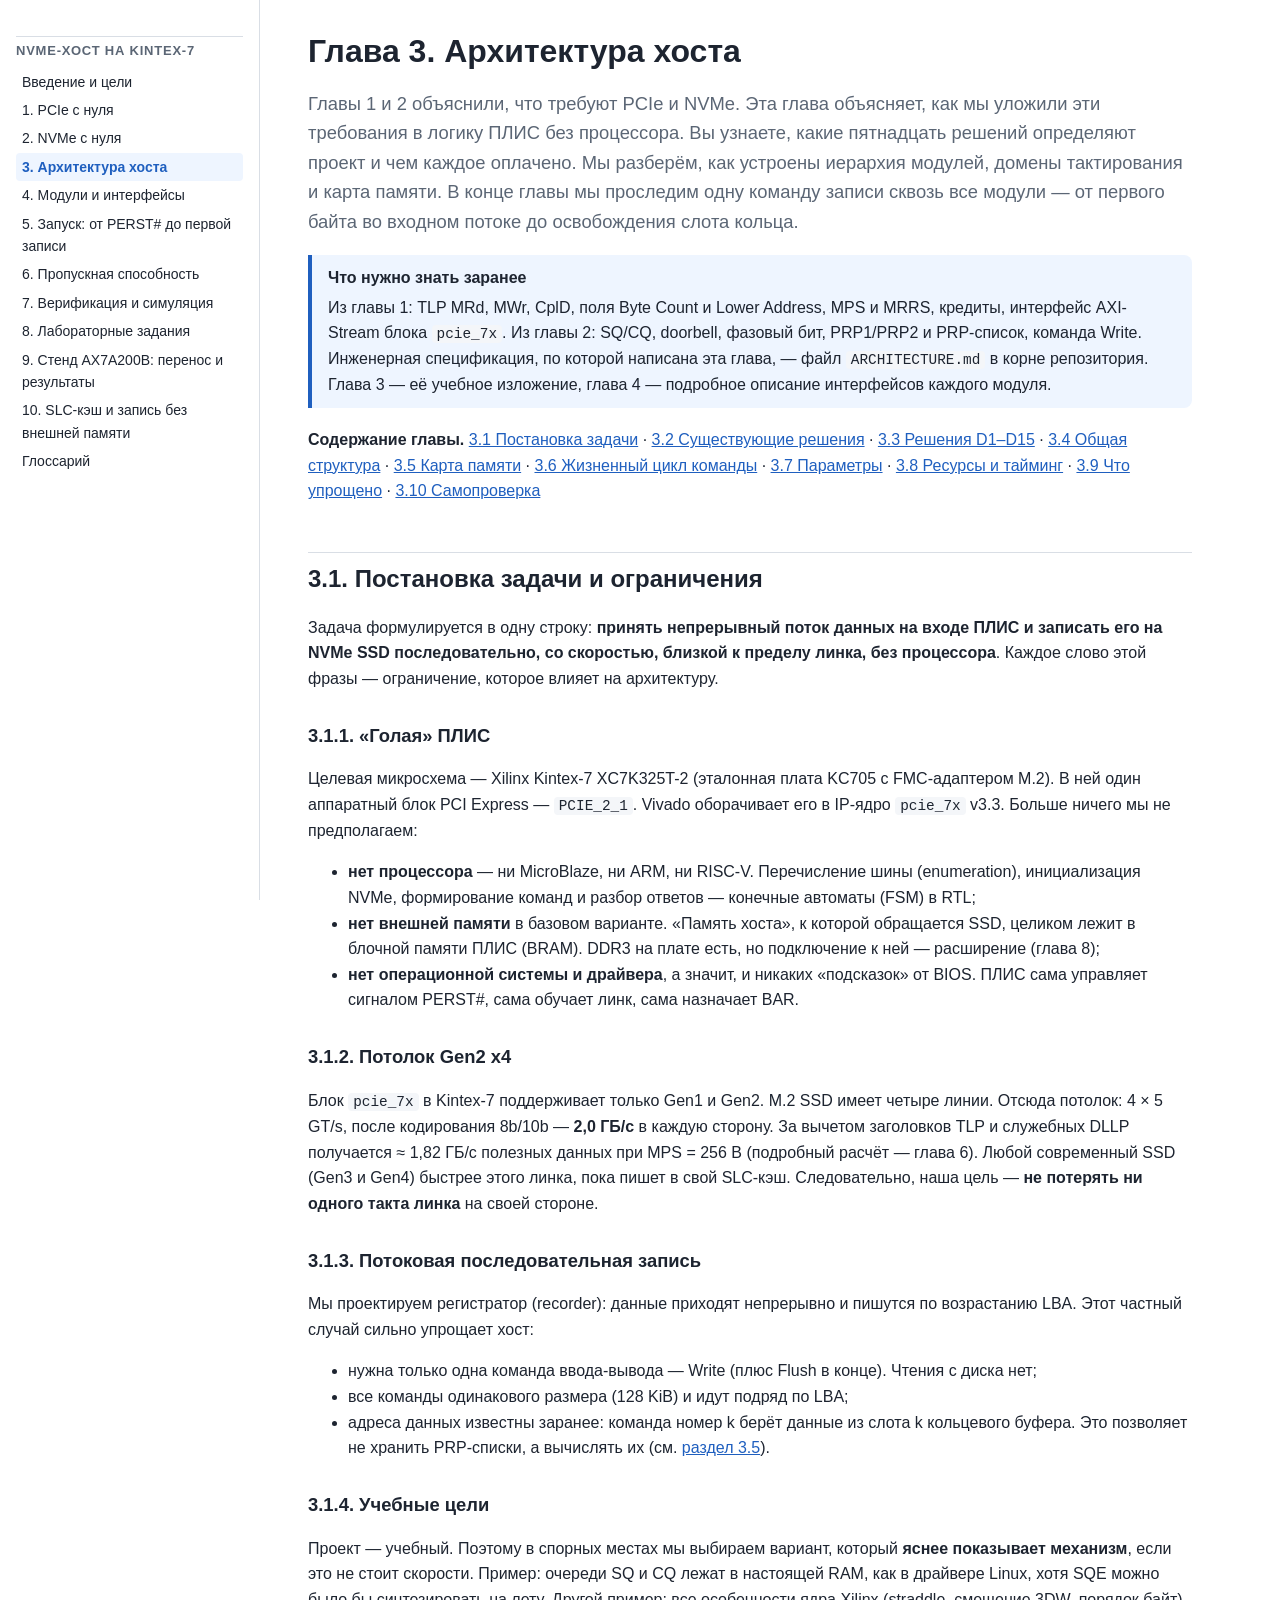
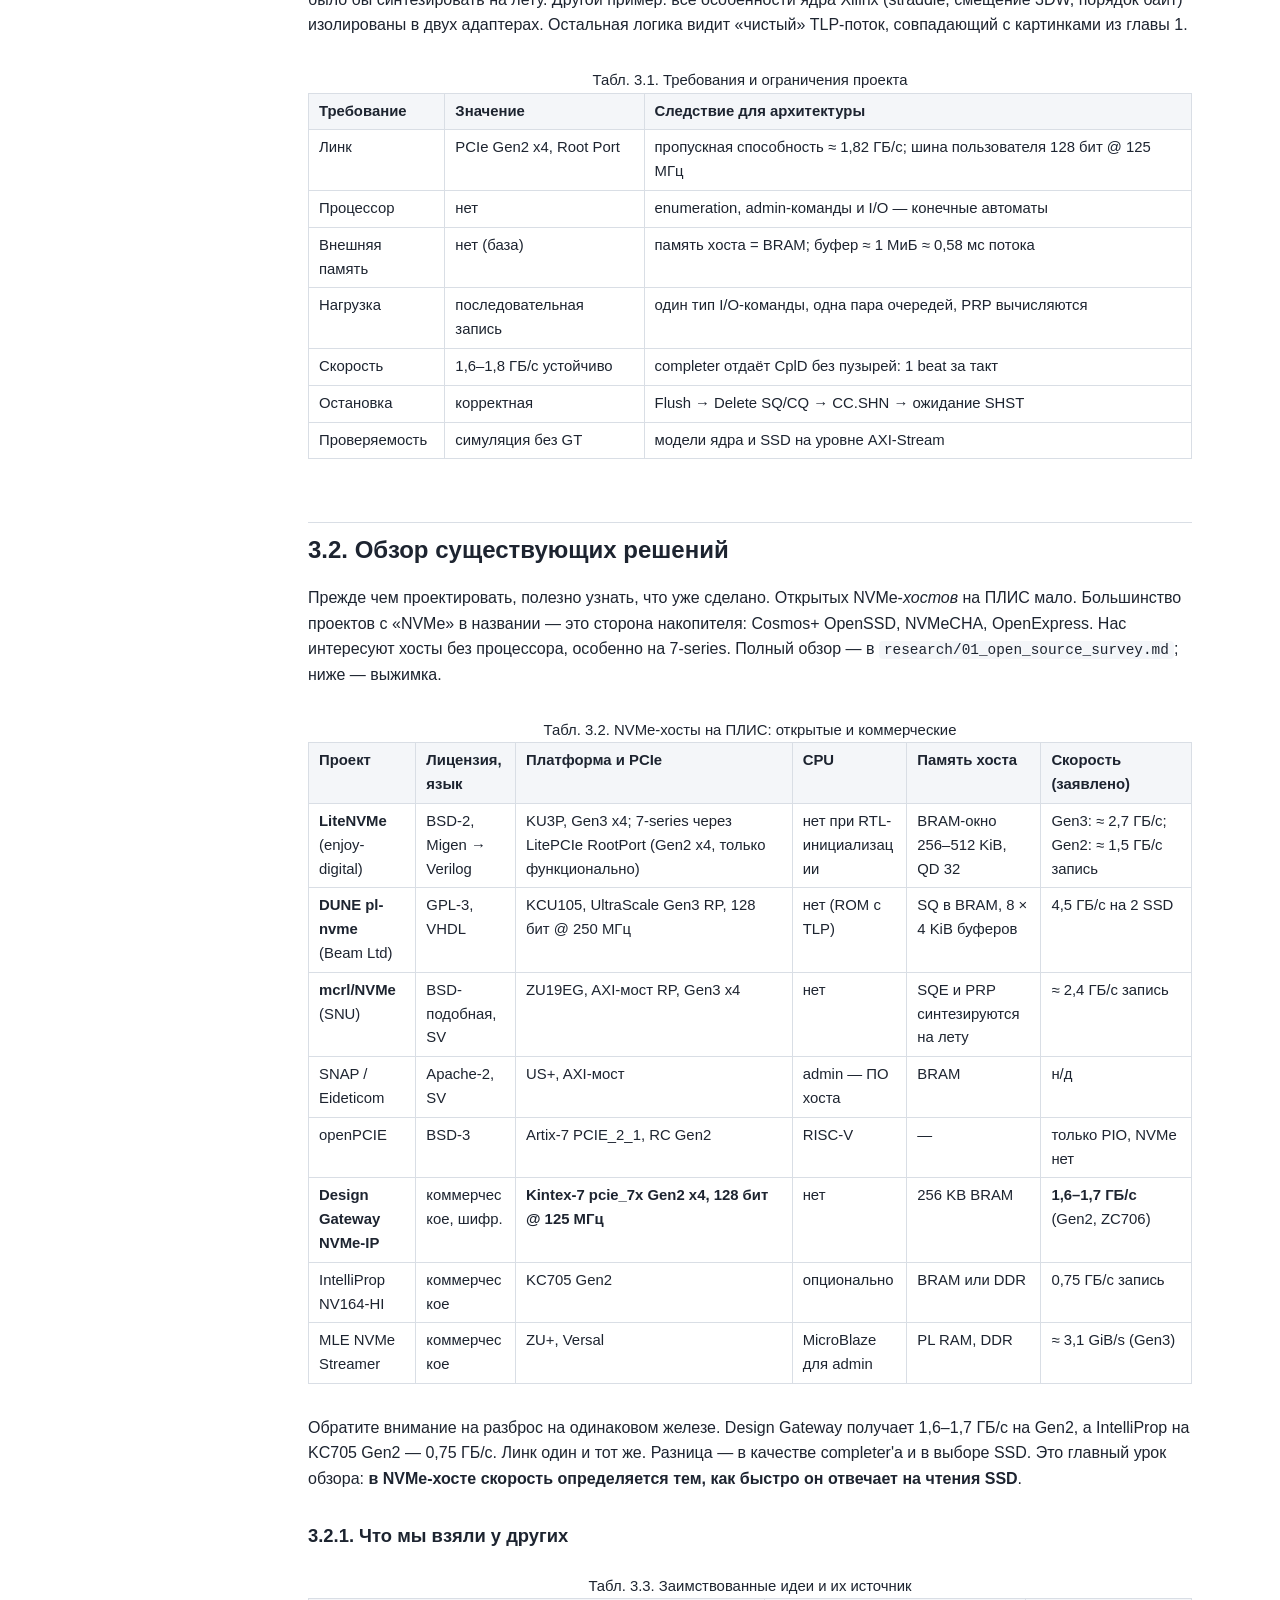
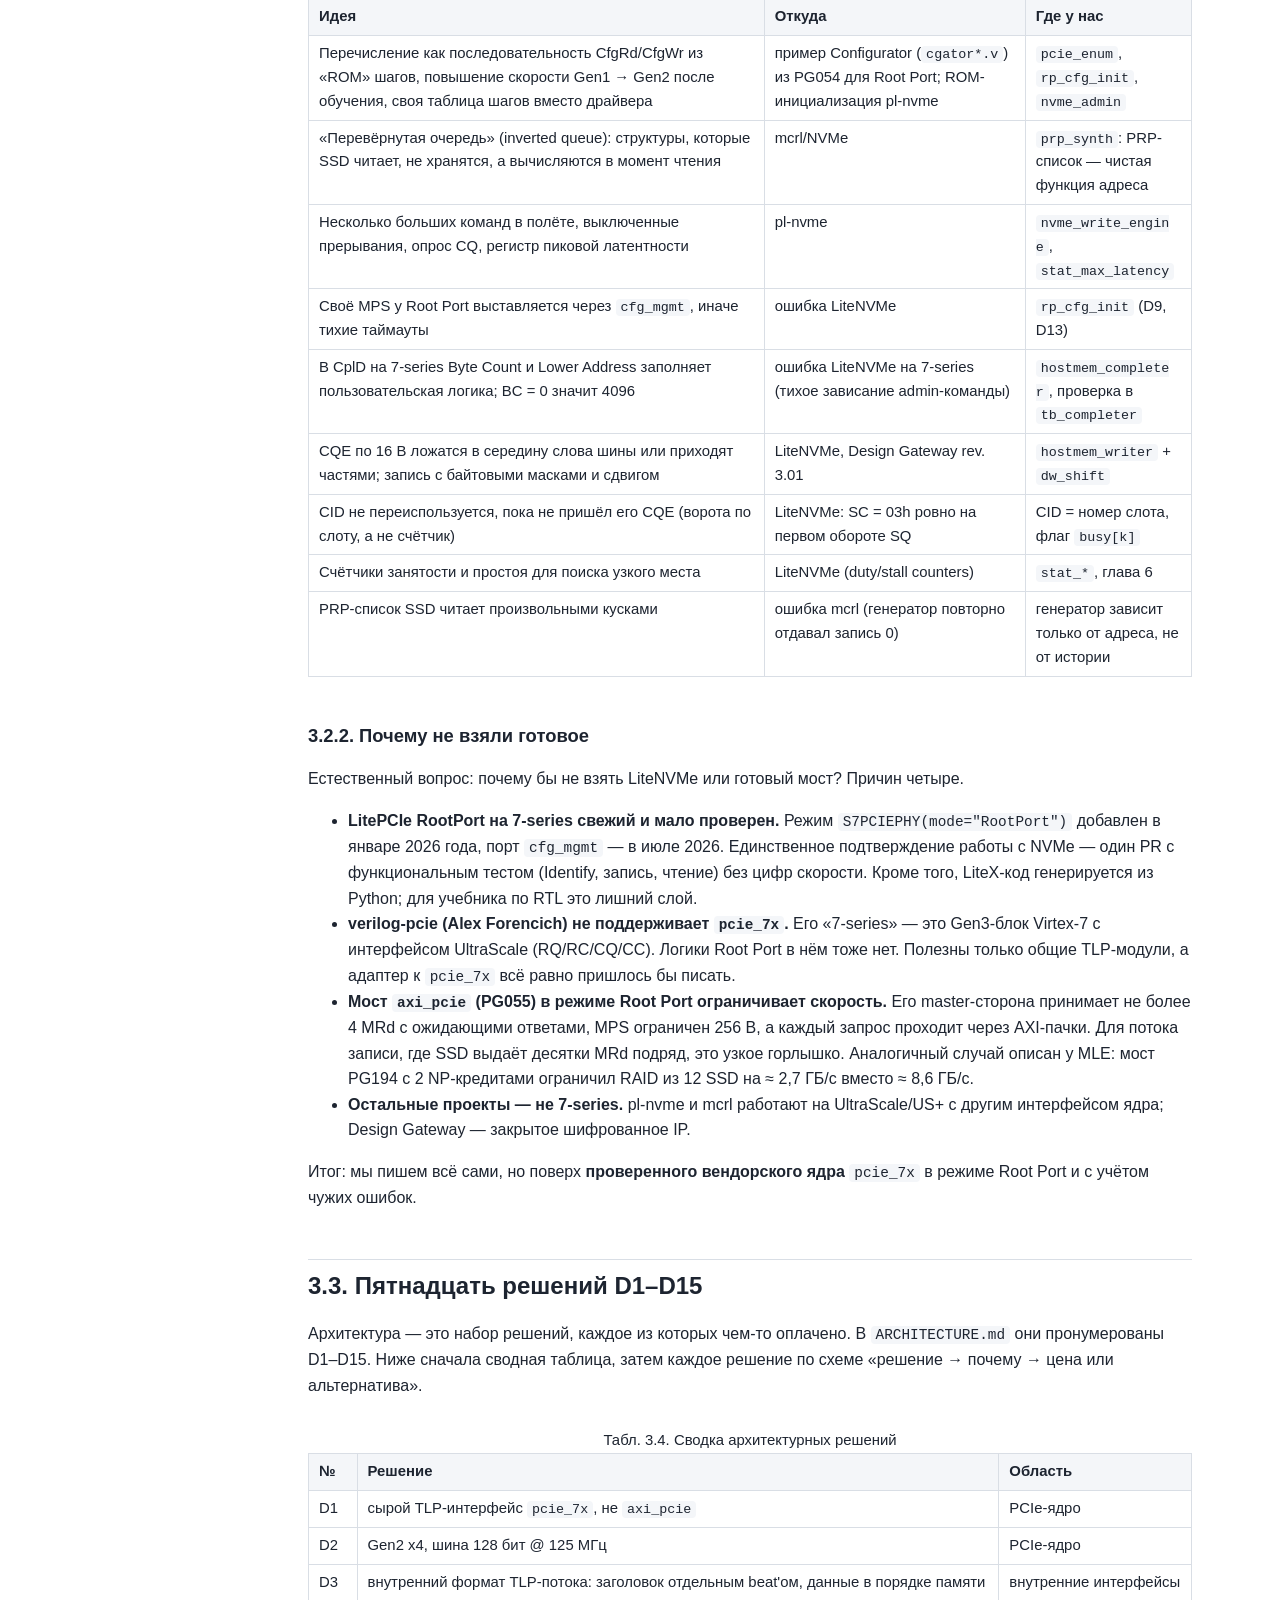
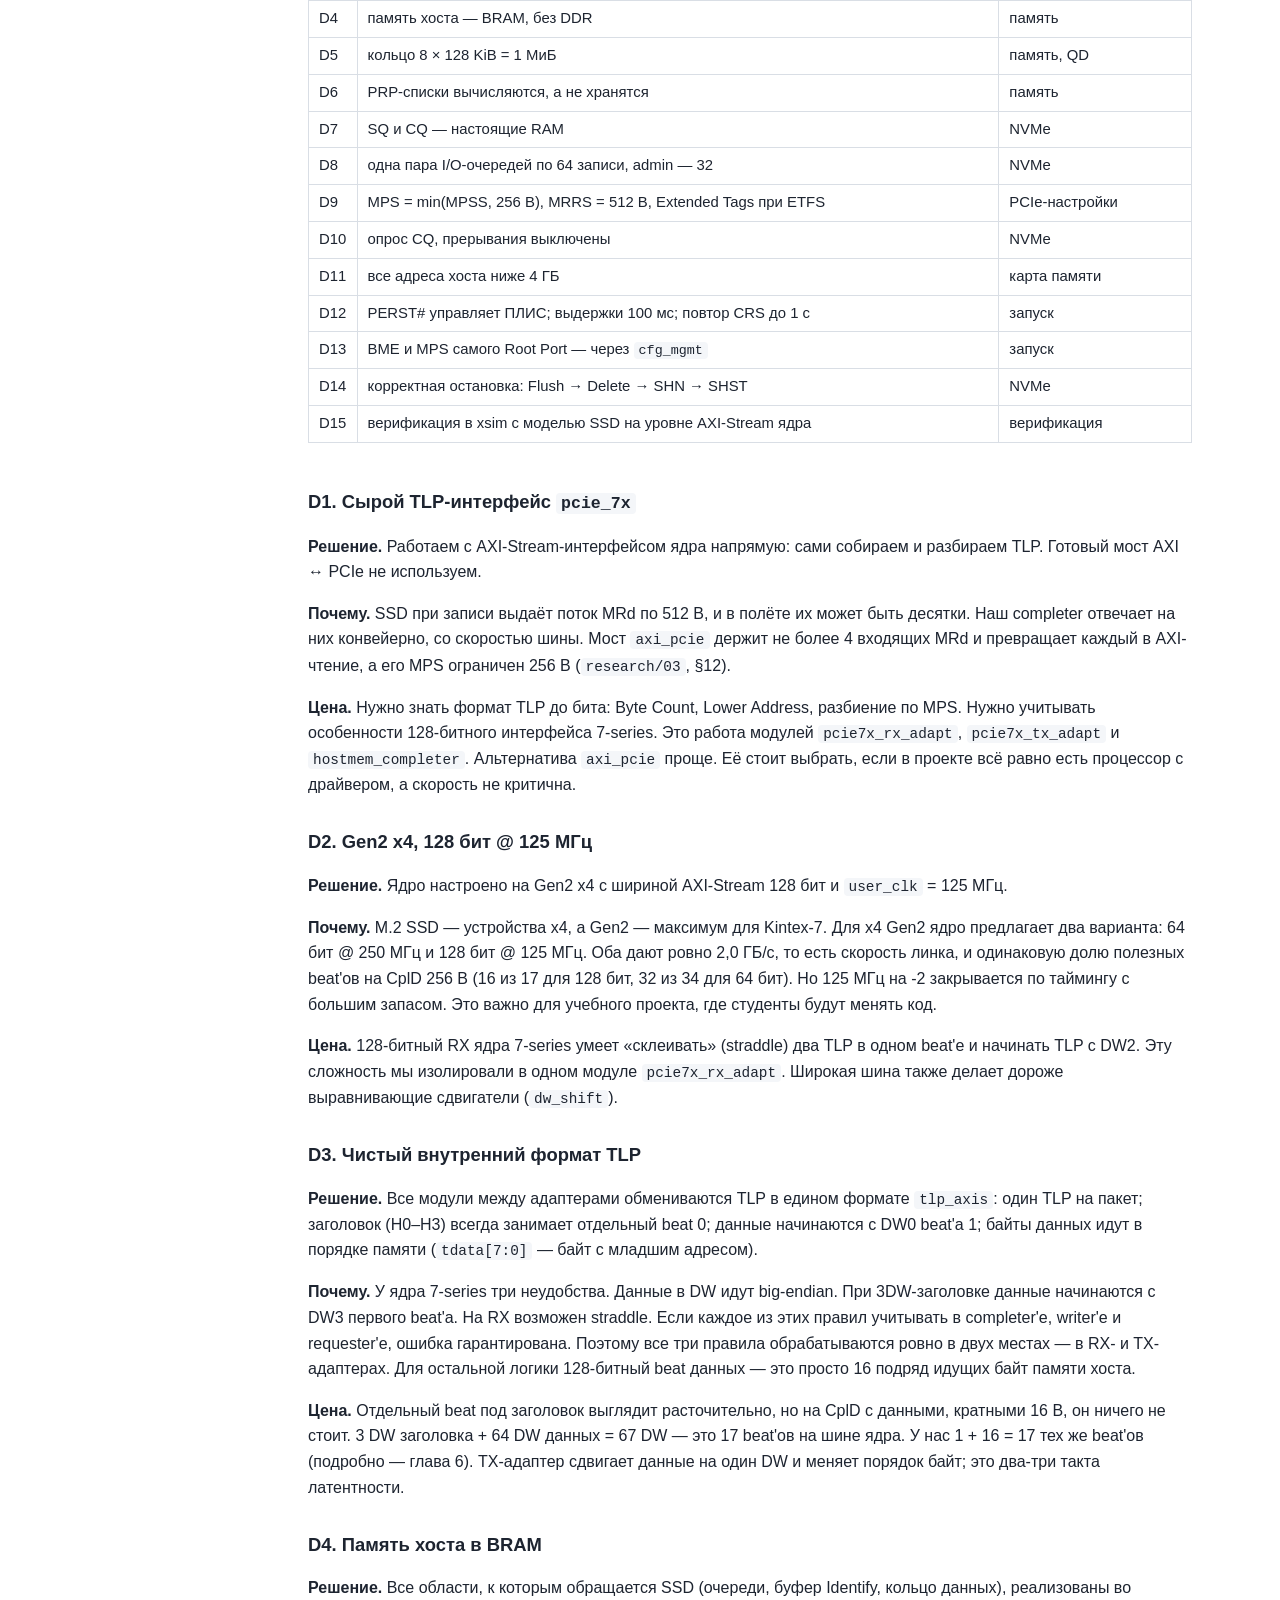
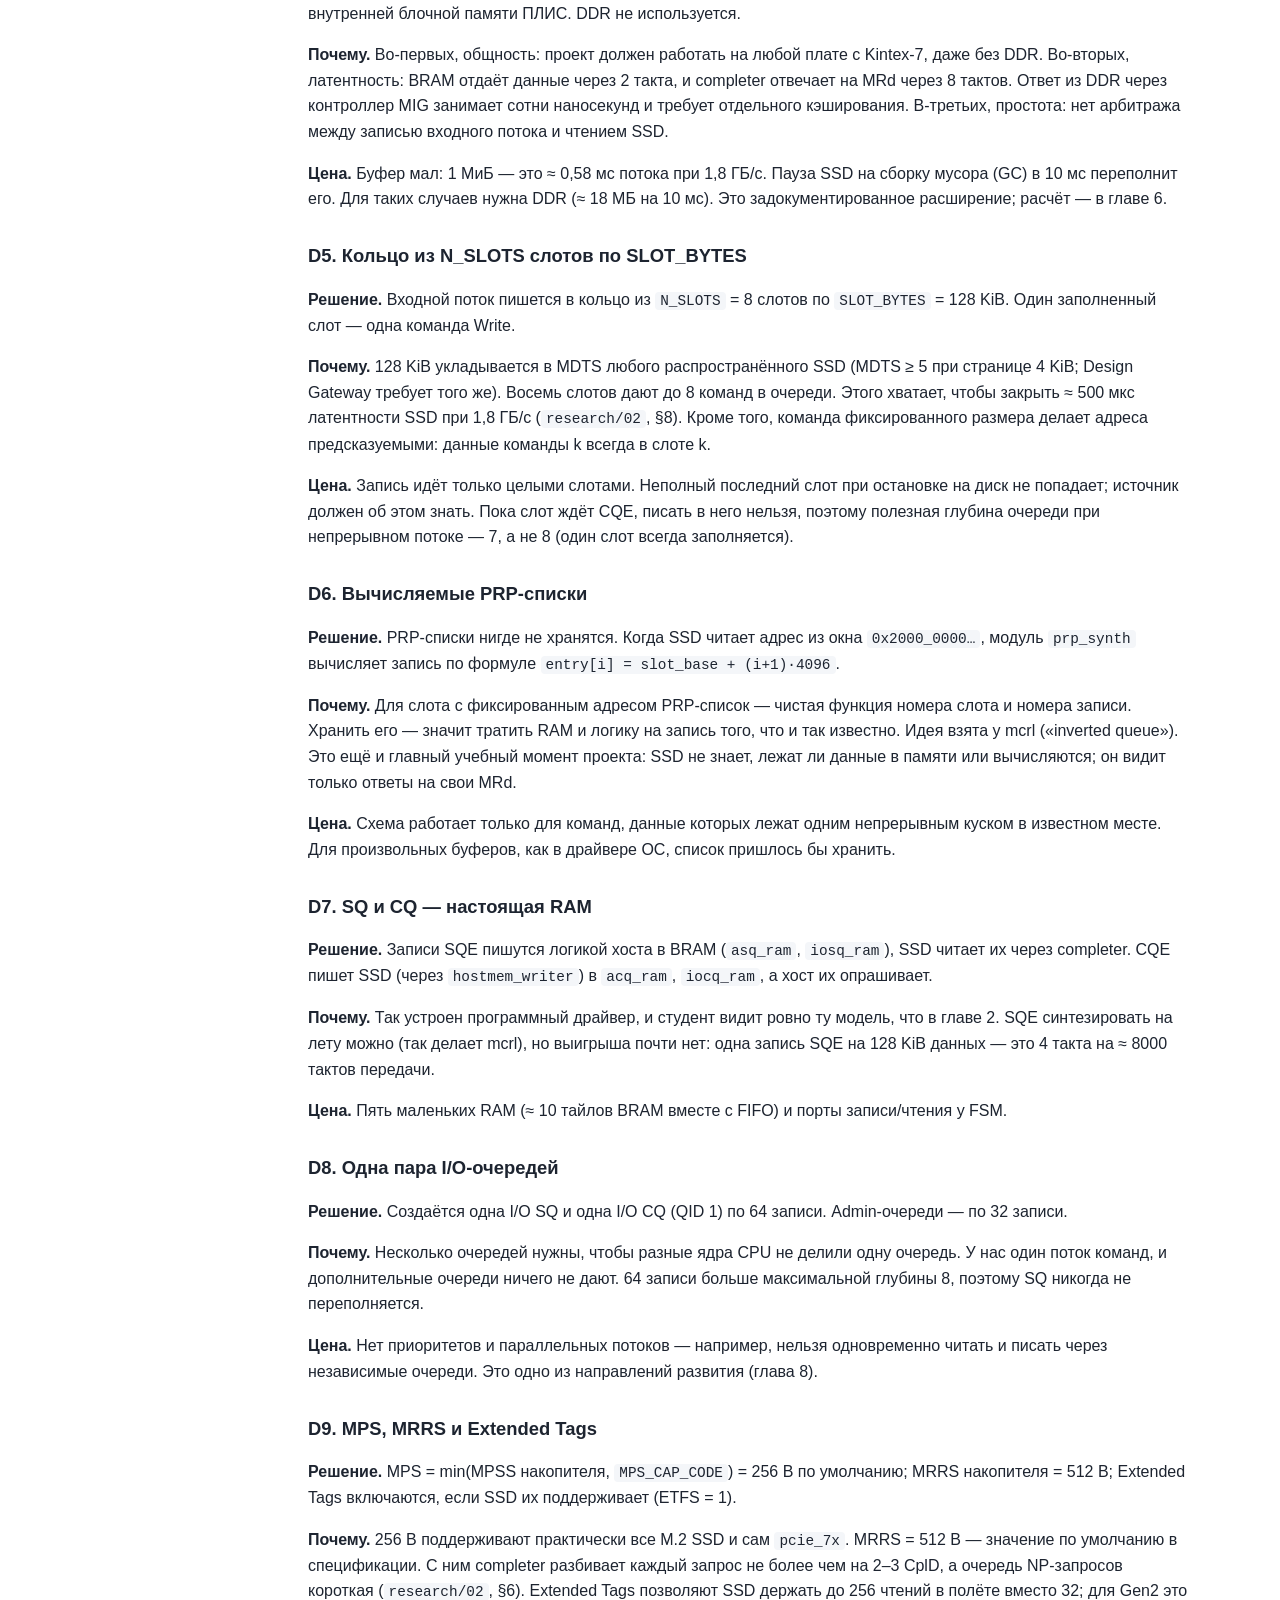
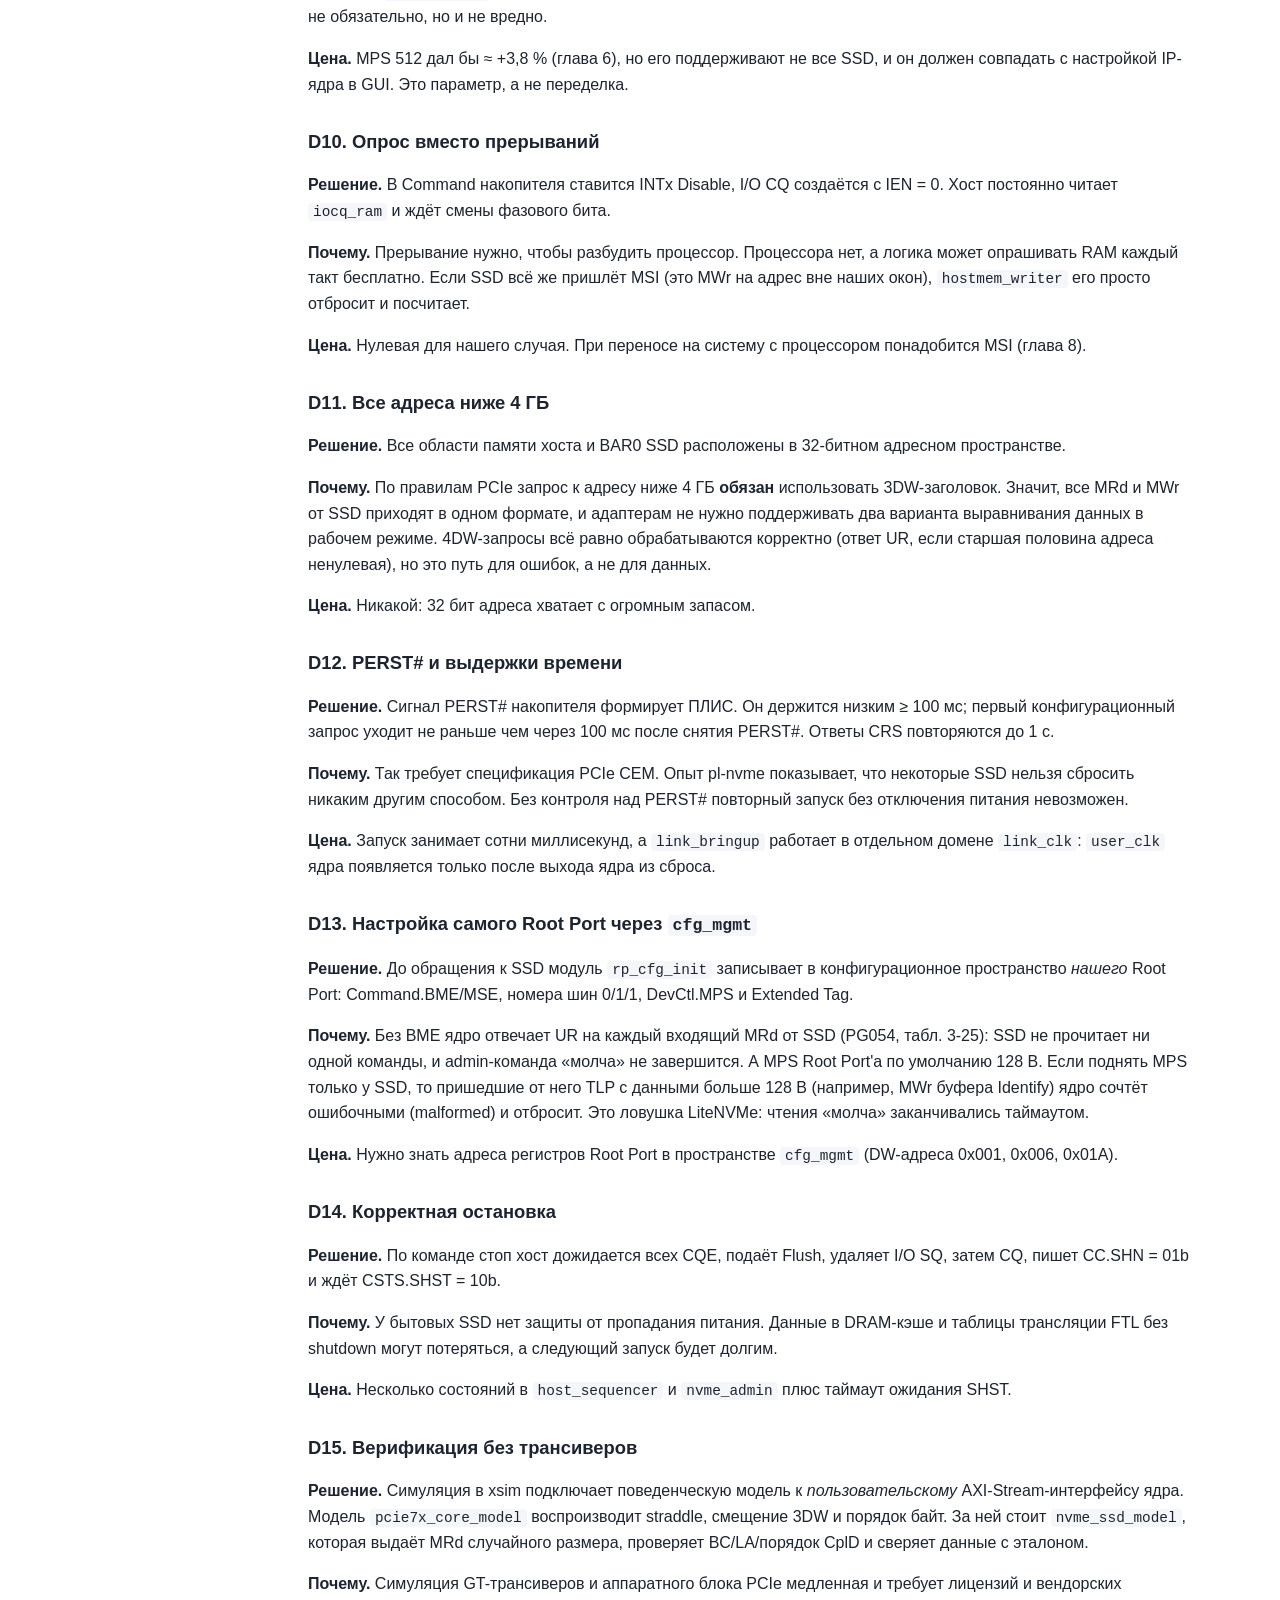
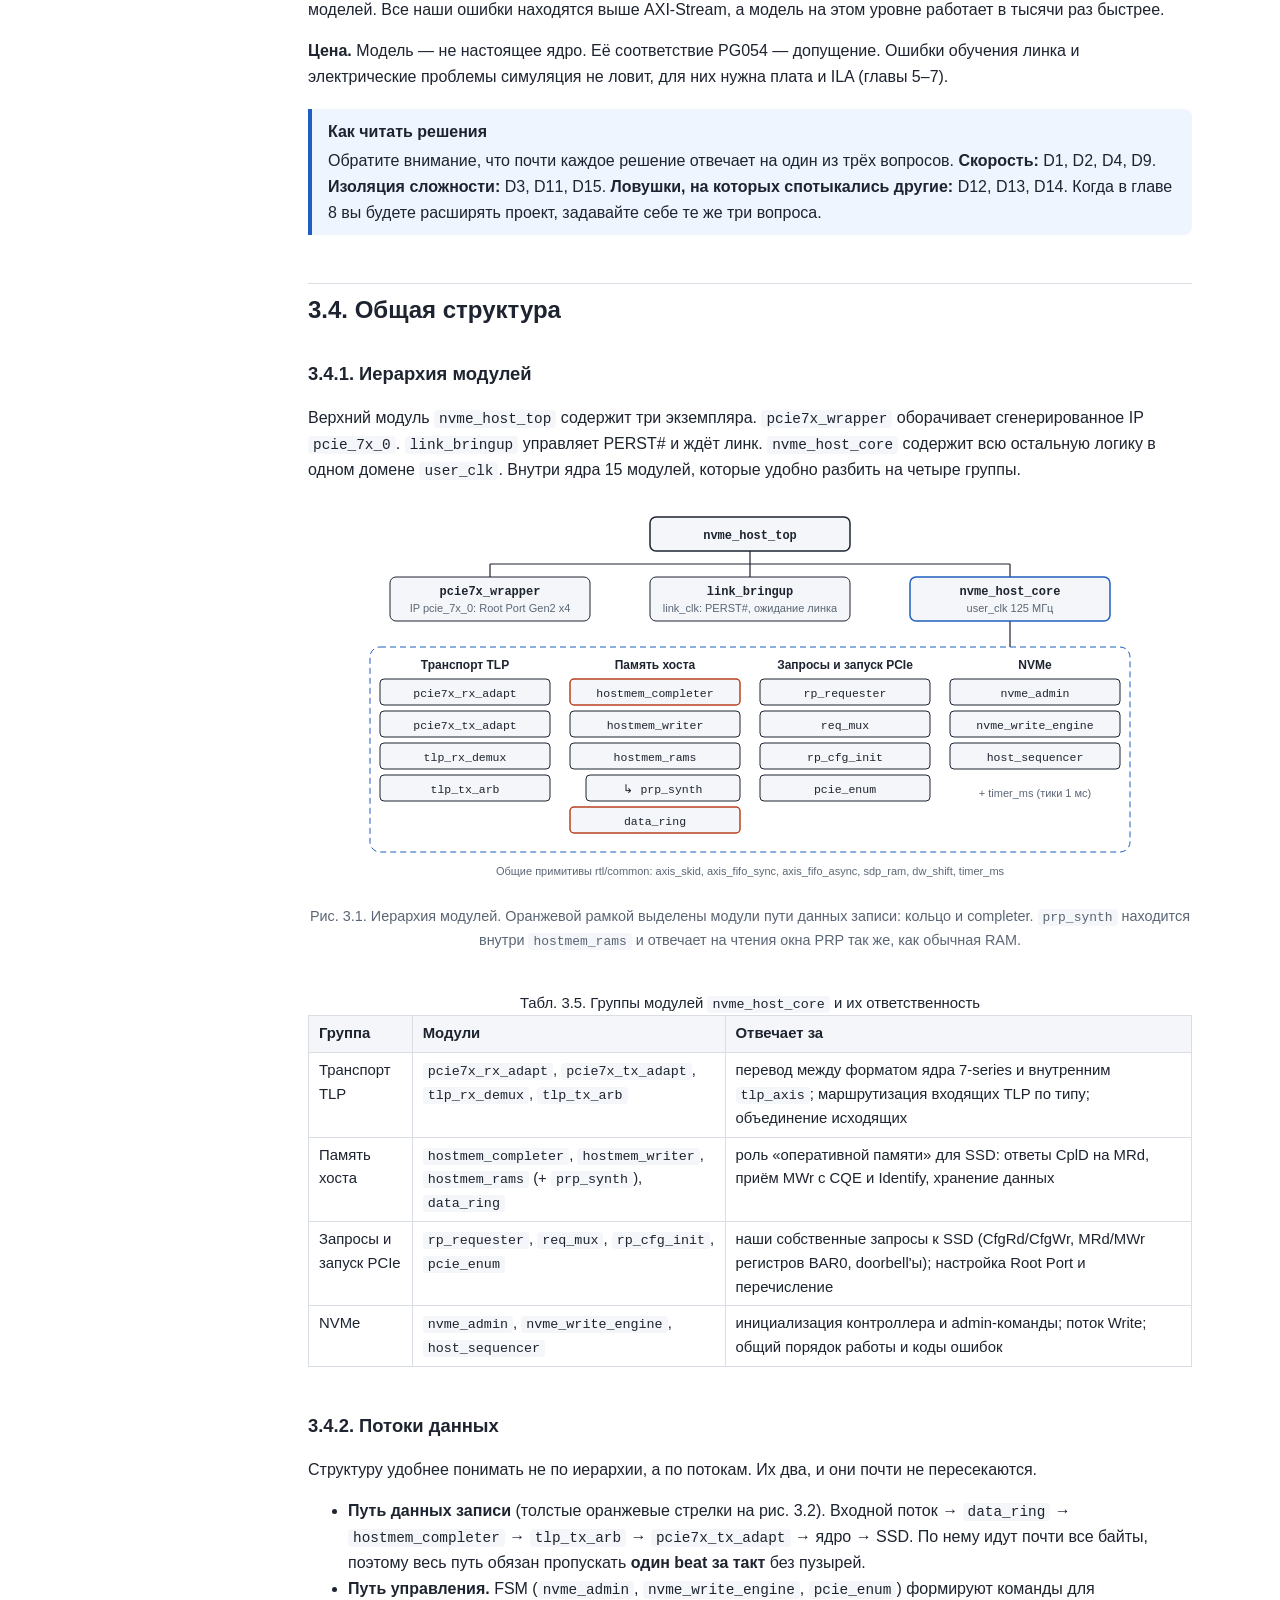
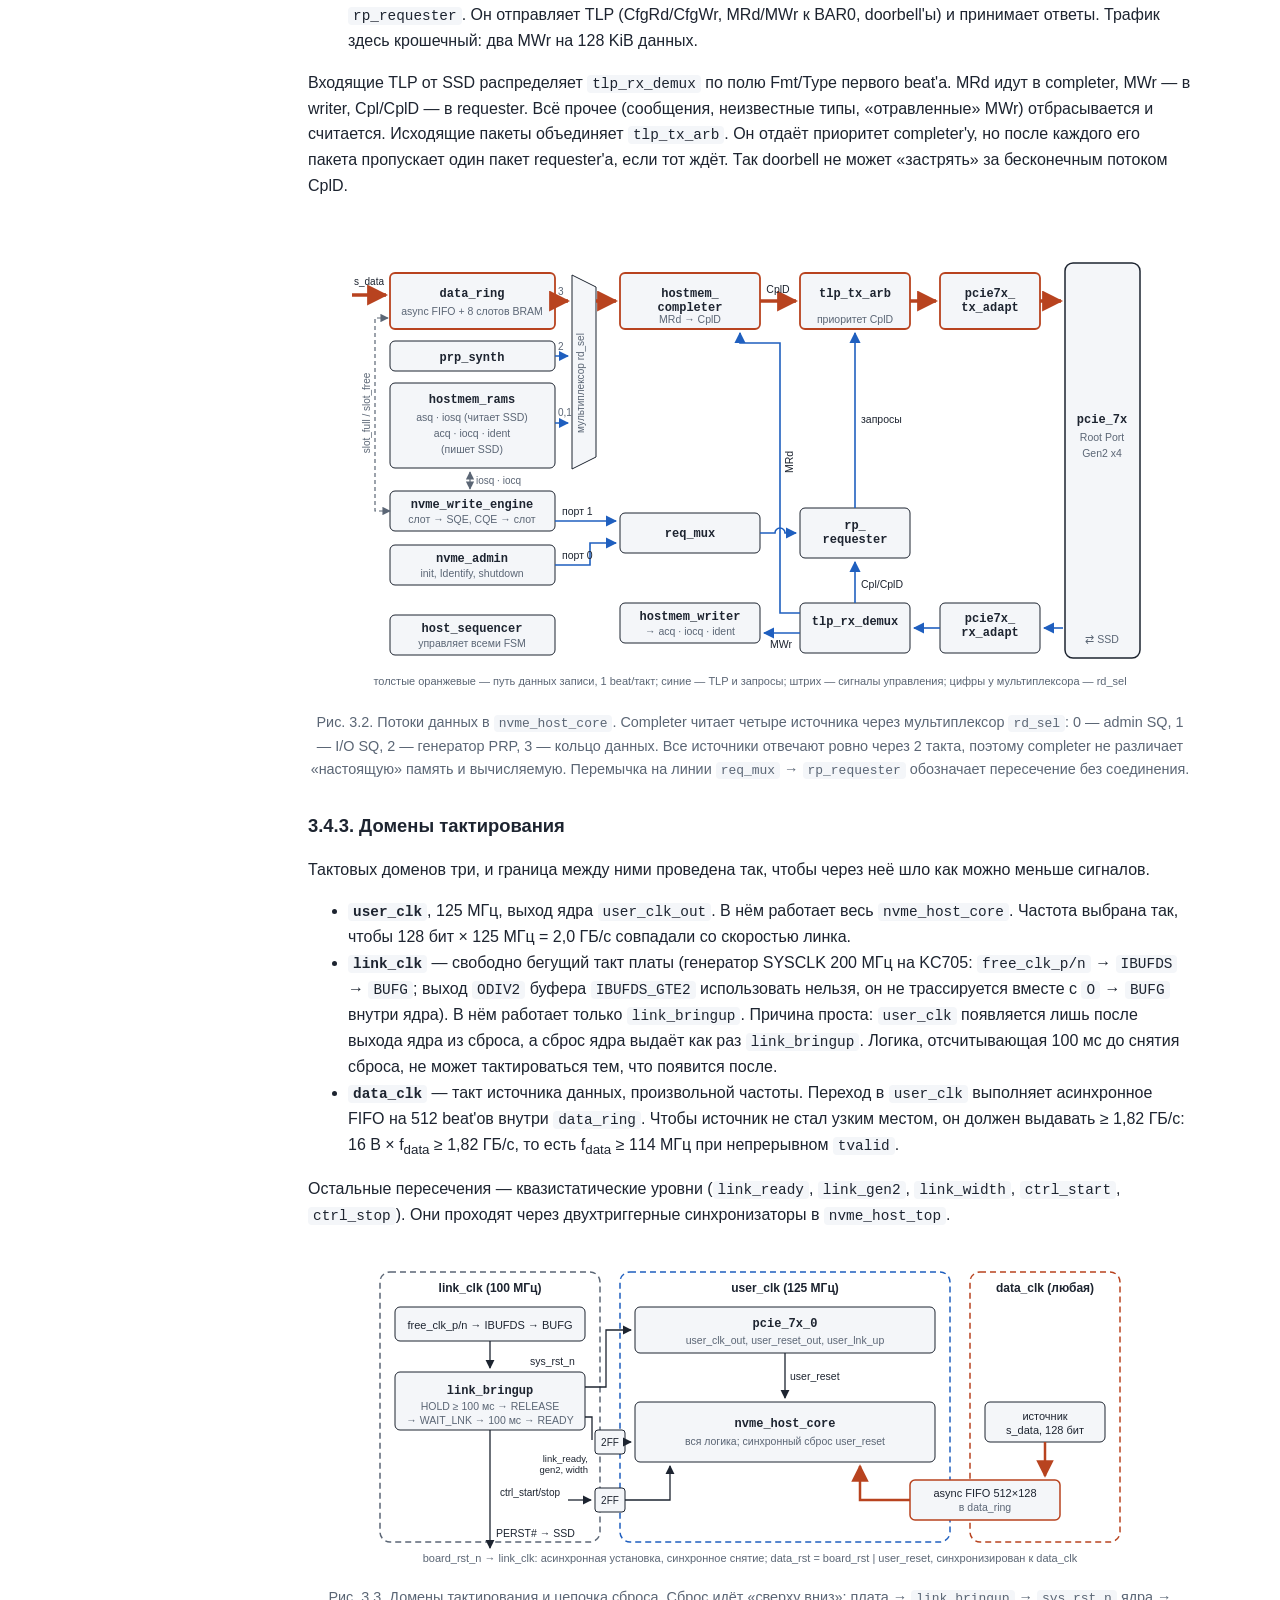
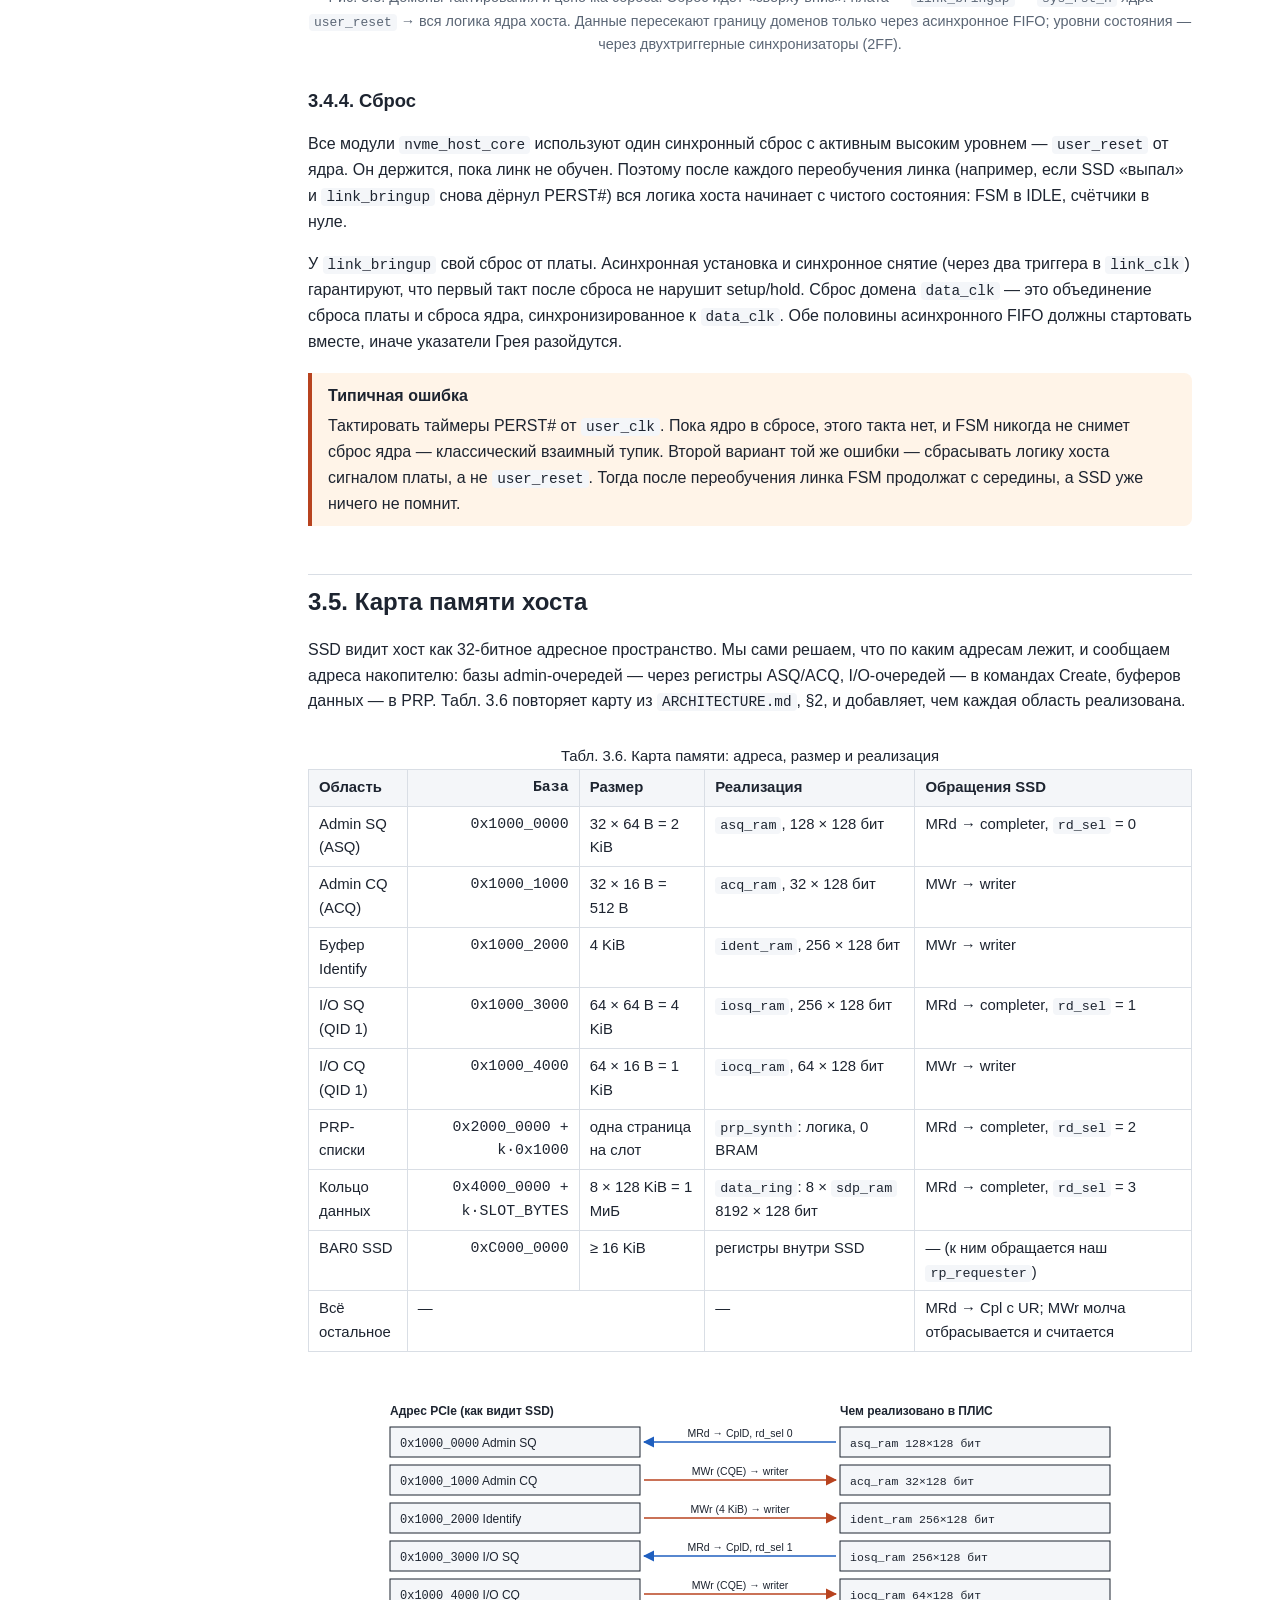
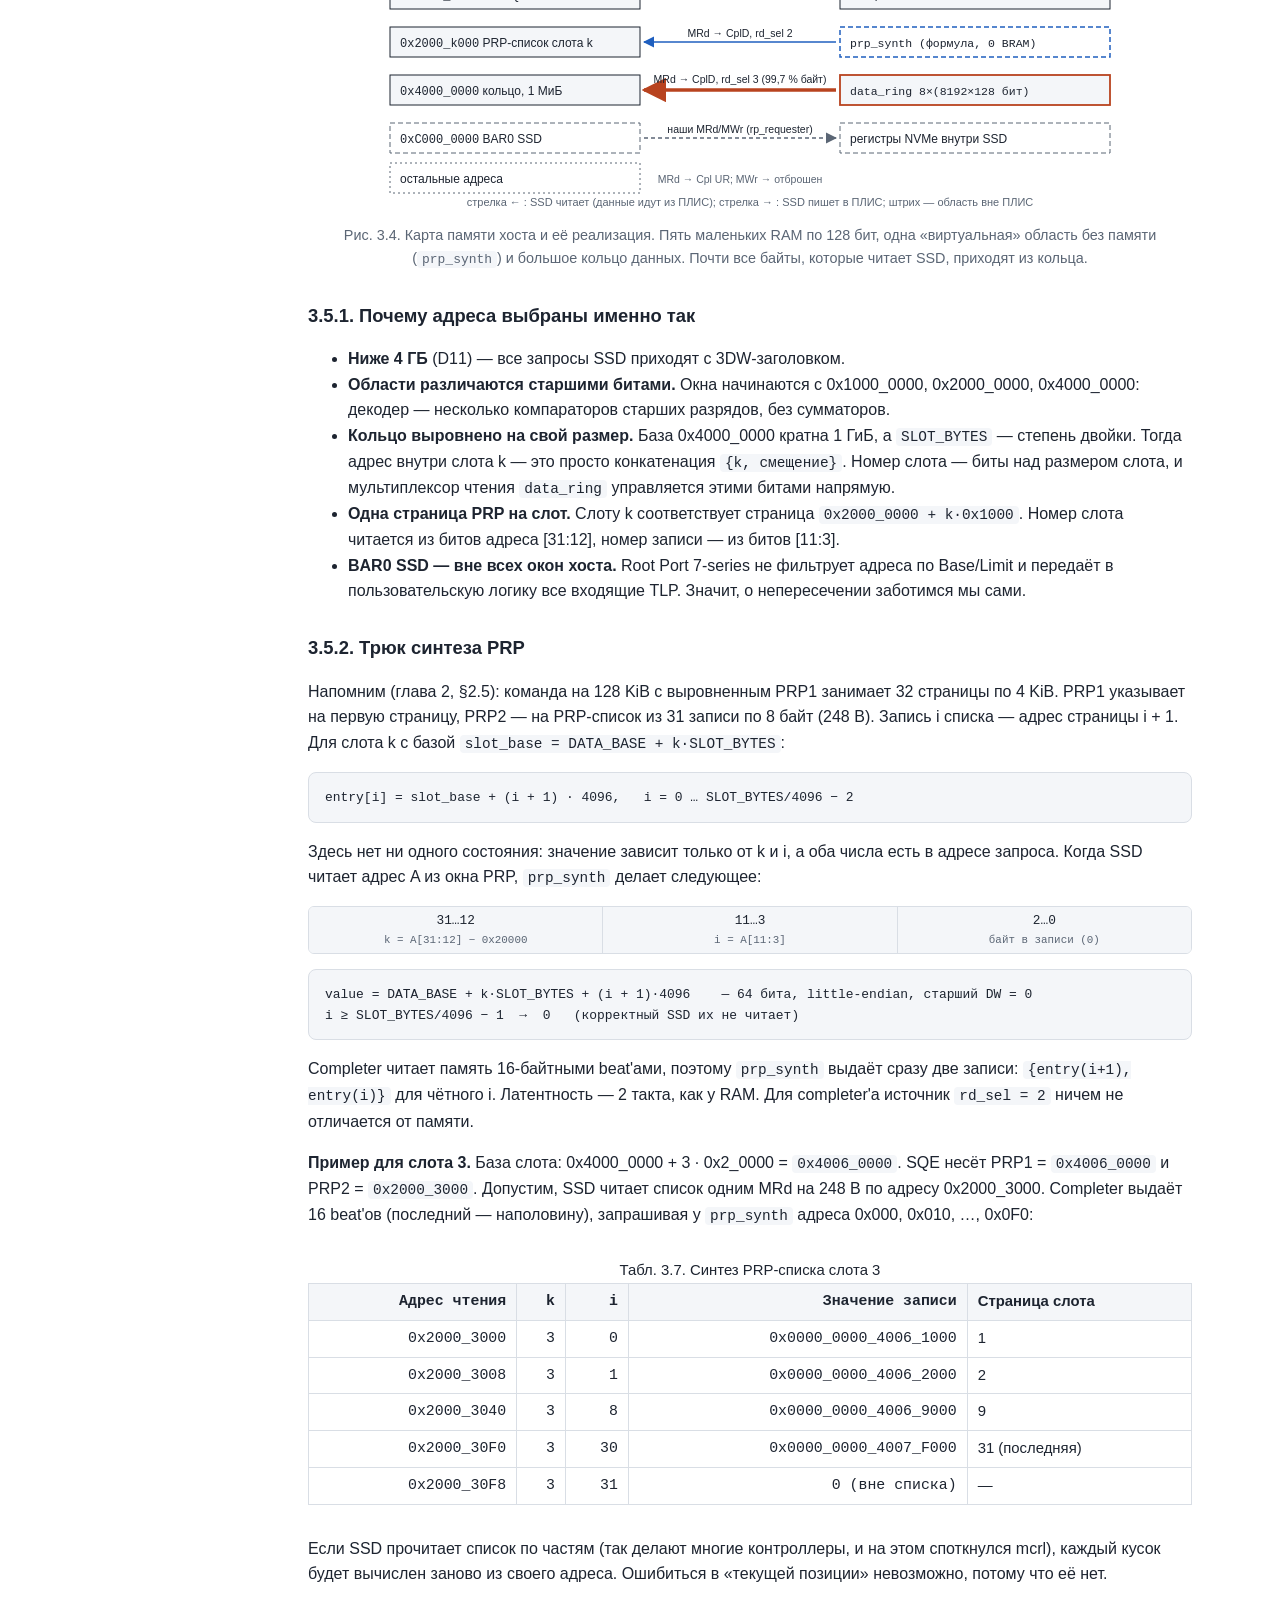
<file: docs/03_architecture.html>
<!doctype html>
<html lang="ru">
<head>
<meta charset="utf-8">
<meta name="viewport" content="width=device-width, initial-scale=1">
<title>Глава 3. Архитектура хоста</title>
<link rel="stylesheet" href="css/style.css">
</head>
<body>
<div class="layout">
<!-- NAV:BEGIN -->
<nav class="side">
  <h2>NVMe-хост на Kintex-7</h2>
  <ul>
    <li><a href="index.html">Введение и цели</a></li>
    <li><a href="01_pcie_basics.html">1. PCIe с нуля</a></li>
    <li><a href="02_nvme_basics.html">2. NVMe с нуля</a></li>
    <li><a href="03_architecture.html" class="cur">3. Архитектура хоста</a></li>
    <li><a href="04_modules.html">4. Модули и интерфейсы</a></li>
    <li><a href="05_bringup.html">5. Запуск: от PERST# до первой записи</a></li>
    <li><a href="06_performance.html">6. Пропускная способность</a></li>
    <li><a href="07_verification.html">7. Верификация и симуляция</a></li>
    <li><a href="08_lab.html">8. Лабораторные задания</a></li>
    <li><a href="09_ax7a200b.html">9. Стенд AX7A200B: перенос и результаты</a></li>
    <li><a href="10_slc_cache.html">10. SLC-кэш и запись без внешней памяти</a></li>
    <li><a href="glossary.html">Глоссарий</a></li>
  </ul>
</nav>
<!-- NAV:END -->
<main>
<h1>Глава 3. Архитектура хоста</h1>
<p class="lead">Главы 1 и 2 объяснили, что требуют PCIe и NVMe. Эта глава объясняет, как мы уложили эти требования в логику ПЛИС без процессора. Вы узнаете, какие пятнадцать решений определяют проект и чем каждое оплачено. Мы разберём, как устроены иерархия модулей, домены тактирования и карта памяти. В конце главы мы проследим одну команду записи сквозь все модули — от первого байта во входном потоке до освобождения слота кольца.</p>

<div class="box"><span class="t">Что нужно знать заранее</span>
Из главы 1: TLP MRd, MWr, CplD, поля Byte Count и Lower Address, MPS и MRRS, кредиты, интерфейс AXI-Stream блока <code>pcie_7x</code>. Из главы 2: SQ/CQ, doorbell, фазовый бит, PRP1/PRP2 и PRP-список, команда Write. Инженерная спецификация, по которой написана эта глава, — файл <code>ARCHITECTURE.md</code> в корне репозитория. Глава 3 — её учебное изложение, глава 4 — подробное описание интерфейсов каждого модуля.</div>

<p><b>Содержание главы.</b>
<a href="#s1">3.1 Постановка задачи</a> ·
<a href="#s2">3.2 Существующие решения</a> ·
<a href="#s3">3.3 Решения D1–D15</a> ·
<a href="#s4">3.4 Общая структура</a> ·
<a href="#s5">3.5 Карта памяти</a> ·
<a href="#s6">3.6 Жизненный цикл команды</a> ·
<a href="#s7">3.7 Параметры</a> ·
<a href="#s8">3.8 Ресурсы и тайминг</a> ·
<a href="#s9">3.9 Что упрощено</a> ·
<a href="#s10">3.10 Самопроверка</a></p>

<!-- ============================================================ -->
<h2 id="s1">3.1. Постановка задачи и ограничения</h2>

<p>Задача формулируется в одну строку: <b>принять непрерывный поток данных на входе ПЛИС и записать его на NVMe SSD последовательно, со скоростью, близкой к пределу линка, без процессора</b>. Каждое слово этой фразы — ограничение, которое влияет на архитектуру.</p>

<h3>3.1.1. «Голая» ПЛИС</h3>
<p>Целевая микросхема — Xilinx Kintex-7 XC7K325T-2 (эталонная плата KC705 с FMC-адаптером M.2). В ней один аппаратный блок PCI Express — <code>PCIE_2_1</code>. Vivado оборачивает его в IP-ядро <code>pcie_7x</code> v3.3. Больше ничего мы не предполагаем:</p>
<ul>
<li><b>нет процессора</b> — ни MicroBlaze, ни ARM, ни RISC-V. Перечисление шины (enumeration), инициализация NVMe, формирование команд и разбор ответов — конечные автоматы (FSM) в RTL;</li>
<li><b>нет внешней памяти</b> в базовом варианте. «Память хоста», к которой обращается SSD, целиком лежит в блочной памяти ПЛИС (BRAM). DDR3 на плате есть, но подключение к ней — расширение (глава 8);</li>
<li><b>нет операционной системы и драйвера</b>, а значит, и никаких «подсказок» от BIOS. ПЛИС сама управляет сигналом PERST#, сама обучает линк, сама назначает BAR.</li>
</ul>

<h3>3.1.2. Потолок Gen2 x4</h3>
<p>Блок <code>pcie_7x</code> в Kintex-7 поддерживает только Gen1 и Gen2. M.2 SSD имеет четыре линии. Отсюда потолок: 4 × 5 GT/s, после кодирования 8b/10b — <b>2,0 ГБ/с</b> в каждую сторону. За вычетом заголовков TLP и служебных DLLP получается ≈ 1,82 ГБ/с полезных данных при MPS = 256 B (подробный расчёт — глава 6). Любой современный SSD (Gen3 и Gen4) быстрее этого линка, пока пишет в свой SLC-кэш. Следовательно, наша цель — <b>не потерять ни одного такта линка</b> на своей стороне.</p>

<h3>3.1.3. Потоковая последовательная запись</h3>
<p>Мы проектируем регистратор (recorder): данные приходят непрерывно и пишутся по возрастанию LBA. Этот частный случай сильно упрощает хост:</p>
<ul>
<li>нужна только одна команда ввода-вывода — Write (плюс Flush в конце). Чтения с диска нет;</li>
<li>все команды одинакового размера (128 KiB) и идут подряд по LBA;</li>
<li>адреса данных известны заранее: команда номер k берёт данные из слота k кольцевого буфера. Это позволяет не хранить PRP-списки, а вычислять их (см. <a href="#s5">раздел 3.5</a>).</li>
</ul>

<h3>3.1.4. Учебные цели</h3>
<p>Проект — учебный. Поэтому в спорных местах мы выбираем вариант, который <b>яснее показывает механизм</b>, если это не стоит скорости. Пример: очереди SQ и CQ лежат в настоящей RAM, как в драйвере Linux, хотя SQE можно было бы синтезировать на лету. Другой пример: все особенности ядра Xilinx (straddle, смещение 3DW, порядок байт) изолированы в двух адаптерах. Остальная логика видит «чистый» TLP-поток, совпадающий с картинками из главы 1.</p>

<div style="overflow-x:auto"><table>
<caption>Табл. 3.1. Требования и ограничения проекта</caption>
<tr><th>Требование</th><th>Значение</th><th>Следствие для архитектуры</th></tr>
<tr><td>Линк</td><td>PCIe Gen2 x4, Root Port</td><td>пропускная способность ≈ 1,82 ГБ/с; шина пользователя 128 бит @ 125 МГц</td></tr>
<tr><td>Процессор</td><td>нет</td><td>enumeration, admin-команды и I/O — конечные автоматы</td></tr>
<tr><td>Внешняя память</td><td>нет (база)</td><td>память хоста = BRAM; буфер ≈ 1 МиБ ≈ 0,58 мс потока</td></tr>
<tr><td>Нагрузка</td><td>последовательная запись</td><td>один тип I/O-команды, одна пара очередей, PRP вычисляются</td></tr>
<tr><td>Скорость</td><td>1,6–1,8 ГБ/с устойчиво</td><td>completer отдаёт CplD без пузырей: 1 beat за такт</td></tr>
<tr><td>Остановка</td><td>корректная</td><td>Flush → Delete SQ/CQ → CC.SHN → ожидание SHST</td></tr>
<tr><td>Проверяемость</td><td>симуляция без GT</td><td>модели ядра и SSD на уровне AXI-Stream</td></tr>
</table></div>

<!-- ============================================================ -->
<h2 id="s2">3.2. Обзор существующих решений</h2>

<p>Прежде чем проектировать, полезно узнать, что уже сделано. Открытых NVMe-<em>хостов</em> на ПЛИС мало. Большинство проектов с «NVMe» в названии — это сторона накопителя: Cosmos+ OpenSSD, NVMeCHA, OpenExpress. Нас интересуют хосты без процессора, особенно на 7-series. Полный обзор — в <code>research/01_open_source_survey.md</code>; ниже — выжимка.</p>

<div style="overflow-x:auto"><table>
<caption>Табл. 3.2. NVMe-хосты на ПЛИС: открытые и коммерческие</caption>
<tr><th>Проект</th><th>Лицензия, язык</th><th>Платформа и PCIe</th><th>CPU</th><th>Память хоста</th><th>Скорость (заявлено)</th></tr>
<tr><td><b>LiteNVMe</b> (enjoy-digital)</td><td>BSD-2, Migen → Verilog</td><td>KU3P, Gen3 x4; 7-series через LitePCIe RootPort (Gen2 x4, только функционально)</td><td>нет при RTL-инициализации</td><td>BRAM-окно 256–512 KiB, QD 32</td><td>Gen3: ≈ 2,7 ГБ/с; Gen2: ≈ 1,5 ГБ/с запись</td></tr>
<tr><td><b>DUNE pl-nvme</b> (Beam Ltd)</td><td>GPL-3, VHDL</td><td>KCU105, UltraScale Gen3 RP, 128 бит @ 250 МГц</td><td>нет (ROM с TLP)</td><td>SQ в BRAM, 8 × 4 KiB буферов</td><td>4,5 ГБ/с на 2 SSD</td></tr>
<tr><td><b>mcrl/NVMe</b> (SNU)</td><td>BSD-подобная, SV</td><td>ZU19EG, AXI-мост RP, Gen3 x4</td><td>нет</td><td>SQE и PRP синтезируются на лету</td><td>≈ 2,4 ГБ/с запись</td></tr>
<tr><td>SNAP / Eideticom</td><td>Apache-2, SV</td><td>US+, AXI-мост</td><td>admin — ПО хоста</td><td>BRAM</td><td>н/д</td></tr>
<tr><td>openPCIE</td><td>BSD-3</td><td>Artix-7 PCIE_2_1, RC Gen2</td><td>RISC-V</td><td>—</td><td>только PIO, NVMe нет</td></tr>
<tr><td><b>Design Gateway NVMe-IP</b></td><td>коммерческое, шифр.</td><td><b>Kintex-7 pcie_7x Gen2 x4, 128 бит @ 125 МГц</b></td><td>нет</td><td>256 KB BRAM</td><td><b>1,6–1,7 ГБ/с</b> (Gen2, ZC706)</td></tr>
<tr><td>IntelliProp NV164-HI</td><td>коммерческое</td><td>KC705 Gen2</td><td>опционально</td><td>BRAM или DDR</td><td>0,75 ГБ/с запись</td></tr>
<tr><td>MLE NVMe Streamer</td><td>коммерческое</td><td>ZU+, Versal</td><td>MicroBlaze для admin</td><td>PL RAM, DDR</td><td>≈ 3,1 GiB/s (Gen3)</td></tr>
</table></div>

<p>Обратите внимание на разброс на одинаковом железе. Design Gateway получает 1,6–1,7 ГБ/с на Gen2, а IntelliProp на KC705 Gen2 — 0,75 ГБ/с. Линк один и тот же. Разница — в качестве completer'а и в выборе SSD. Это главный урок обзора: <b>в NVMe-хосте скорость определяется тем, как быстро он отвечает на чтения SSD</b>.</p>

<h3>3.2.1. Что мы взяли у других</h3>

<div style="overflow-x:auto"><table>
<caption>Табл. 3.3. Заимствованные идеи и их источник</caption>
<tr><th>Идея</th><th>Откуда</th><th>Где у нас</th></tr>
<tr><td>Перечисление как последовательность CfgRd/CfgWr из «ROM» шагов, повышение скорости Gen1 → Gen2 после обучения, своя таблица шагов вместо драйвера</td><td>пример Configurator (<code>cgator*.v</code>) из PG054 для Root Port; ROM-инициализация pl-nvme</td><td><code>pcie_enum</code>, <code>rp_cfg_init</code>, <code>nvme_admin</code></td></tr>
<tr><td>«Перевёрнутая очередь» (inverted queue): структуры, которые SSD читает, не хранятся, а вычисляются в момент чтения</td><td>mcrl/NVMe</td><td><code>prp_synth</code>: PRP-список — чистая функция адреса</td></tr>
<tr><td>Несколько больших команд в полёте, выключенные прерывания, опрос CQ, регистр пиковой латентности</td><td>pl-nvme</td><td><code>nvme_write_engine</code>, <code>stat_max_latency</code></td></tr>
<tr><td>Своё MPS у Root Port выставляется через <code>cfg_mgmt</code>, иначе тихие таймауты</td><td>ошибка LiteNVMe</td><td><code>rp_cfg_init</code> (D9, D13)</td></tr>
<tr><td>В CplD на 7-series Byte Count и Lower Address заполняет пользовательская логика; BC = 0 значит 4096</td><td>ошибка LiteNVMe на 7-series (тихое зависание admin-команды)</td><td><code>hostmem_completer</code>, проверка в <code>tb_completer</code></td></tr>
<tr><td>CQE по 16 B ложатся в середину слова шины или приходят частями; запись с байтовыми масками и сдвигом</td><td>LiteNVMe, Design Gateway rev. 3.01</td><td><code>hostmem_writer</code> + <code>dw_shift</code></td></tr>
<tr><td>CID не переиспользуется, пока не пришёл его CQE (ворота по слоту, а не счётчик)</td><td>LiteNVMe: SC = 03h ровно на первом обороте SQ</td><td>CID = номер слота, флаг <code>busy[k]</code></td></tr>
<tr><td>Счётчики занятости и простоя для поиска узкого места</td><td>LiteNVMe (duty/stall counters)</td><td><code>stat_*</code>, глава 6</td></tr>
<tr><td>PRP-список SSD читает произвольными кусками</td><td>ошибка mcrl (генератор повторно отдавал запись 0)</td><td>генератор зависит только от адреса, не от истории</td></tr>
</table></div>

<h3>3.2.2. Почему не взяли готовое</h3>
<p>Естественный вопрос: почему бы не взять LiteNVMe или готовый мост? Причин четыре.</p>
<ul>
<li><b>LitePCIe RootPort на 7-series свежий и мало проверен.</b> Режим <code>S7PCIEPHY(mode="RootPort")</code> добавлен в январе 2026 года, порт <code>cfg_mgmt</code> — в июле 2026. Единственное подтверждение работы с NVMe — один PR с функциональным тестом (Identify, запись, чтение) без цифр скорости. Кроме того, LiteX-код генерируется из Python; для учебника по RTL это лишний слой.</li>
<li><b>verilog-pcie (Alex Forencich) не поддерживает <code>pcie_7x</code>.</b> Его «7-series» — это Gen3-блок Virtex-7 с интерфейсом UltraScale (RQ/RC/CQ/CC). Логики Root Port в нём тоже нет. Полезны только общие TLP-модули, а адаптер к <code>pcie_7x</code> всё равно пришлось бы писать.</li>
<li><b>Мост <code>axi_pcie</code> (PG055) в режиме Root Port ограничивает скорость.</b> Его master-сторона принимает не более 4 MRd с ожидающими ответами, MPS ограничен 256 B, а каждый запрос проходит через AXI-пачки. Для потока записи, где SSD выдаёт десятки MRd подряд, это узкое горлышко. Аналогичный случай описан у MLE: мост PG194 с 2 NP-кредитами ограничил RAID из 12 SSD на ≈ 2,7 ГБ/с вместо ≈ 8,6 ГБ/с.</li>
<li><b>Остальные проекты — не 7-series.</b> pl-nvme и mcrl работают на UltraScale/US+ с другим интерфейсом ядра; Design Gateway — закрытое шифрованное IP.</li>
</ul>
<p>Итог: мы пишем всё сами, но поверх <b>проверенного вендорского ядра</b> <code>pcie_7x</code> в режиме Root Port и с учётом чужих ошибок.</p>

<!-- ============================================================ -->
<h2 id="s3">3.3. Пятнадцать решений D1–D15</h2>

<p>Архитектура — это набор решений, каждое из которых чем-то оплачено. В <code>ARCHITECTURE.md</code> они пронумерованы D1–D15. Ниже сначала сводная таблица, затем каждое решение по схеме «решение → почему → цена или альтернатива».</p>

<div style="overflow-x:auto"><table>
<caption>Табл. 3.4. Сводка архитектурных решений</caption>
<tr><th>№</th><th>Решение</th><th>Область</th></tr>
<tr><td>D1</td><td>сырой TLP-интерфейс <code>pcie_7x</code>, не <code>axi_pcie</code></td><td>PCIe-ядро</td></tr>
<tr><td>D2</td><td>Gen2 x4, шина 128 бит @ 125 МГц</td><td>PCIe-ядро</td></tr>
<tr><td>D3</td><td>внутренний формат TLP-потока: заголовок отдельным beat'ом, данные в порядке памяти</td><td>внутренние интерфейсы</td></tr>
<tr><td>D4</td><td>память хоста — BRAM, без DDR</td><td>память</td></tr>
<tr><td>D5</td><td>кольцо 8 × 128 KiB = 1 МиБ</td><td>память, QD</td></tr>
<tr><td>D6</td><td>PRP-списки вычисляются, а не хранятся</td><td>память</td></tr>
<tr><td>D7</td><td>SQ и CQ — настоящие RAM</td><td>NVMe</td></tr>
<tr><td>D8</td><td>одна пара I/O-очередей по 64 записи, admin — 32</td><td>NVMe</td></tr>
<tr><td>D9</td><td>MPS = min(MPSS, 256 B), MRRS = 512 B, Extended Tags при ETFS</td><td>PCIe-настройки</td></tr>
<tr><td>D10</td><td>опрос CQ, прерывания выключены</td><td>NVMe</td></tr>
<tr><td>D11</td><td>все адреса хоста ниже 4 ГБ</td><td>карта памяти</td></tr>
<tr><td>D12</td><td>PERST# управляет ПЛИС; выдержки 100 мс; повтор CRS до 1 с</td><td>запуск</td></tr>
<tr><td>D13</td><td>BME и MPS самого Root Port — через <code>cfg_mgmt</code></td><td>запуск</td></tr>
<tr><td>D14</td><td>корректная остановка: Flush → Delete → SHN → SHST</td><td>NVMe</td></tr>
<tr><td>D15</td><td>верификация в xsim с моделью SSD на уровне AXI-Stream ядра</td><td>верификация</td></tr>
</table></div>

<h3>D1. Сырой TLP-интерфейс <code>pcie_7x</code></h3>
<p><b>Решение.</b> Работаем с AXI-Stream-интерфейсом ядра напрямую: сами собираем и разбираем TLP. Готовый мост AXI ↔ PCIe не используем.</p>
<p><b>Почему.</b> SSD при записи выдаёт поток MRd по 512 B, и в полёте их может быть десятки. Наш completer отвечает на них конвейерно, со скоростью шины. Мост <code>axi_pcie</code> держит не более 4 входящих MRd и превращает каждый в AXI-чтение, а его MPS ограничен 256 B (<code>research/03</code>, §12).</p>
<p><b>Цена.</b> Нужно знать формат TLP до бита: Byte Count, Lower Address, разбиение по MPS. Нужно учитывать особенности 128-битного интерфейса 7-series. Это работа модулей <code>pcie7x_rx_adapt</code>, <code>pcie7x_tx_adapt</code> и <code>hostmem_completer</code>. Альтернатива <code>axi_pcie</code> проще. Её стоит выбрать, если в проекте всё равно есть процессор с драйвером, а скорость не критична.</p>

<h3>D2. Gen2 x4, 128 бит @ 125 МГц</h3>
<p><b>Решение.</b> Ядро настроено на Gen2 x4 с шириной AXI-Stream 128 бит и <code>user_clk</code> = 125 МГц.</p>
<p><b>Почему.</b> M.2 SSD — устройства x4, а Gen2 — максимум для Kintex-7. Для x4 Gen2 ядро предлагает два варианта: 64 бит @ 250 МГц и 128 бит @ 125 МГц. Оба дают ровно 2,0 ГБ/с, то есть скорость линка, и одинаковую долю полезных beat'ов на CplD 256 B (16 из 17 для 128 бит, 32 из 34 для 64 бит). Но 125 МГц на -2 закрывается по таймингу с большим запасом. Это важно для учебного проекта, где студенты будут менять код.</p>
<p><b>Цена.</b> 128-битный RX ядра 7-series умеет «склеивать» (straddle) два TLP в одном beat'е и начинать TLP с DW2. Эту сложность мы изолировали в одном модуле <code>pcie7x_rx_adapt</code>. Широкая шина также делает дороже выравнивающие сдвигатели (<code>dw_shift</code>).</p>

<h3>D3. Чистый внутренний формат TLP</h3>
<p><b>Решение.</b> Все модули между адаптерами обмениваются TLP в едином формате <code>tlp_axis</code>: один TLP на пакет; заголовок (H0–H3) всегда занимает отдельный beat 0; данные начинаются с DW0 beat'а 1; байты данных идут в порядке памяти (<code>tdata[7:0]</code> — байт с младшим адресом).</p>
<p><b>Почему.</b> У ядра 7-series три неудобства. Данные в DW идут big-endian. При 3DW-заголовке данные начинаются с DW3 первого beat'а. На RX возможен straddle. Если каждое из этих правил учитывать в completer'е, writer'е и requester'е, ошибка гарантирована. Поэтому все три правила обрабатываются ровно в двух местах — в RX- и TX-адаптерах. Для остальной логики 128-битный beat данных — это просто 16 подряд идущих байт памяти хоста.</p>
<p><b>Цена.</b> Отдельный beat под заголовок выглядит расточительно, но на CplD с данными, кратными 16 B, он ничего не стоит. 3 DW заголовка + 64 DW данных = 67 DW — это 17 beat'ов на шине ядра. У нас 1 + 16 = 17 тех же beat'ов (подробно — глава 6). TX-адаптер сдвигает данные на один DW и меняет порядок байт; это два-три такта латентности.</p>

<h3>D4. Память хоста в BRAM</h3>
<p><b>Решение.</b> Все области, к которым обращается SSD (очереди, буфер Identify, кольцо данных), реализованы во внутренней блочной памяти ПЛИС. DDR не используется.</p>
<p><b>Почему.</b> Во-первых, общность: проект должен работать на любой плате с Kintex-7, даже без DDR. Во-вторых, латентность: BRAM отдаёт данные через 2 такта, и completer отвечает на MRd через 8 тактов. Ответ из DDR через контроллер MIG занимает сотни наносекунд и требует отдельного кэширования. В-третьих, простота: нет арбитража между записью входного потока и чтением SSD.</p>
<p><b>Цена.</b> Буфер мал: 1 МиБ — это ≈ 0,58 мс потока при 1,8 ГБ/с. Пауза SSD на сборку мусора (GC) в 10 мс переполнит его. Для таких случаев нужна DDR (≈ 18 МБ на 10 мс). Это задокументированное расширение; расчёт — в главе 6.</p>

<h3>D5. Кольцо из N_SLOTS слотов по SLOT_BYTES</h3>
<p><b>Решение.</b> Входной поток пишется в кольцо из <code>N_SLOTS</code> = 8 слотов по <code>SLOT_BYTES</code> = 128 KiB. Один заполненный слот — одна команда Write.</p>
<p><b>Почему.</b> 128 KiB укладывается в MDTS любого распространённого SSD (MDTS ≥ 5 при странице 4 KiB; Design Gateway требует того же). Восемь слотов дают до 8 команд в очереди. Этого хватает, чтобы закрыть ≈ 500 мкс латентности SSD при 1,8 ГБ/с (<code>research/02</code>, §8). Кроме того, команда фиксированного размера делает адреса предсказуемыми: данные команды k всегда в слоте k.</p>
<p><b>Цена.</b> Запись идёт только целыми слотами. Неполный последний слот при остановке на диск не попадает; источник должен об этом знать. Пока слот ждёт CQE, писать в него нельзя, поэтому полезная глубина очереди при непрерывном потоке — 7, а не 8 (один слот всегда заполняется).</p>

<h3>D6. Вычисляемые PRP-списки</h3>
<p><b>Решение.</b> PRP-списки нигде не хранятся. Когда SSD читает адрес из окна <code>0x2000_0000…</code>, модуль <code>prp_synth</code> вычисляет запись по формуле <code>entry[i] = slot_base + (i+1)·4096</code>.</p>
<p><b>Почему.</b> Для слота с фиксированным адресом PRP-список — чистая функция номера слота и номера записи. Хранить его — значит тратить RAM и логику на запись того, что и так известно. Идея взята у mcrl («inverted queue»). Это ещё и главный учебный момент проекта: SSD не знает, лежат ли данные в памяти или вычисляются; он видит только ответы на свои MRd.</p>
<p><b>Цена.</b> Схема работает только для команд, данные которых лежат одним непрерывным куском в известном месте. Для произвольных буферов, как в драйвере ОС, список пришлось бы хранить.</p>

<h3>D7. SQ и CQ — настоящая RAM</h3>
<p><b>Решение.</b> Записи SQE пишутся логикой хоста в BRAM (<code>asq_ram</code>, <code>iosq_ram</code>), SSD читает их через completer. CQE пишет SSD (через <code>hostmem_writer</code>) в <code>acq_ram</code>, <code>iocq_ram</code>, а хост их опрашивает.</p>
<p><b>Почему.</b> Так устроен программный драйвер, и студент видит ровно ту модель, что в главе 2. SQE синтезировать на лету можно (так делает mcrl), но выигрыша почти нет: одна запись SQE на 128 KiB данных — это 4 такта на ≈ 8000 тактов передачи.</p>
<p><b>Цена.</b> Пять маленьких RAM (≈ 10 тайлов BRAM вместе с FIFO) и порты записи/чтения у FSM.</p>

<h3>D8. Одна пара I/O-очередей</h3>
<p><b>Решение.</b> Создаётся одна I/O SQ и одна I/O CQ (QID 1) по 64 записи. Admin-очереди — по 32 записи.</p>
<p><b>Почему.</b> Несколько очередей нужны, чтобы разные ядра CPU не делили одну очередь. У нас один поток команд, и дополнительные очереди ничего не дают. 64 записи больше максимальной глубины 8, поэтому SQ никогда не переполняется.</p>
<p><b>Цена.</b> Нет приоритетов и параллельных потоков — например, нельзя одновременно читать и писать через независимые очереди. Это одно из направлений развития (глава 8).</p>

<h3>D9. MPS, MRRS и Extended Tags</h3>
<p><b>Решение.</b> MPS = min(MPSS накопителя, <code>MPS_CAP_CODE</code>) = 256 B по умолчанию; MRRS накопителя = 512 B; Extended Tags включаются, если SSD их поддерживает (ETFS = 1).</p>
<p><b>Почему.</b> 256 B поддерживают практически все M.2 SSD и сам <code>pcie_7x</code>. MRRS = 512 B — значение по умолчанию в спецификации. С ним completer разбивает каждый запрос не более чем на 2–3 CplD, а очередь NP-запросов короткая (<code>research/02</code>, §6). Extended Tags позволяют SSD держать до 256 чтений в полёте вместо 32; для Gen2 это не обязательно, но и не вредно.</p>
<p><b>Цена.</b> MPS 512 дал бы ≈ +3,8 % (глава 6), но его поддерживают не все SSD, и он должен совпадать с настройкой IP-ядра в GUI. Это параметр, а не переделка.</p>

<h3>D10. Опрос вместо прерываний</h3>
<p><b>Решение.</b> В Command накопителя ставится INTx Disable, I/O CQ создаётся с IEN = 0. Хост постоянно читает <code>iocq_ram</code> и ждёт смены фазового бита.</p>
<p><b>Почему.</b> Прерывание нужно, чтобы разбудить процессор. Процессора нет, а логика может опрашивать RAM каждый такт бесплатно. Если SSD всё же пришлёт MSI (это MWr на адрес вне наших окон), <code>hostmem_writer</code> его просто отбросит и посчитает.</p>
<p><b>Цена.</b> Нулевая для нашего случая. При переносе на систему с процессором понадобится MSI (глава 8).</p>

<h3>D11. Все адреса ниже 4 ГБ</h3>
<p><b>Решение.</b> Все области памяти хоста и BAR0 SSD расположены в 32-битном адресном пространстве.</p>
<p><b>Почему.</b> По правилам PCIe запрос к адресу ниже 4 ГБ <b>обязан</b> использовать 3DW-заголовок. Значит, все MRd и MWr от SSD приходят в одном формате, и адаптерам не нужно поддерживать два варианта выравнивания данных в рабочем режиме. 4DW-запросы всё равно обрабатываются корректно (ответ UR, если старшая половина адреса ненулевая), но это путь для ошибок, а не для данных.</p>
<p><b>Цена.</b> Никакой: 32 бит адреса хватает с огромным запасом.</p>

<h3>D12. PERST# и выдержки времени</h3>
<p><b>Решение.</b> Сигнал PERST# накопителя формирует ПЛИС. Он держится низким ≥ 100 мс; первый конфигурационный запрос уходит не раньше чем через 100 мс после снятия PERST#. Ответы CRS повторяются до 1 с.</p>
<p><b>Почему.</b> Так требует спецификация PCIe CEM. Опыт pl-nvme показывает, что некоторые SSD нельзя сбросить никаким другим способом. Без контроля над PERST# повторный запуск без отключения питания невозможен.</p>
<p><b>Цена.</b> Запуск занимает сотни миллисекунд, а <code>link_bringup</code> работает в отдельном домене <code>link_clk</code>: <code>user_clk</code> ядра появляется только после выхода ядра из сброса.</p>

<h3>D13. Настройка самого Root Port через <code>cfg_mgmt</code></h3>
<p><b>Решение.</b> До обращения к SSD модуль <code>rp_cfg_init</code> записывает в конфигурационное пространство <em>нашего</em> Root Port: Command.BME/MSE, номера шин 0/1/1, DevCtl.MPS и Extended Tag.</p>
<p><b>Почему.</b> Без BME ядро отвечает UR на каждый входящий MRd от SSD (PG054, табл. 3-25): SSD не прочитает ни одной команды, и admin-команда «молча» не завершится. А MPS Root Port'а по умолчанию 128 B. Если поднять MPS только у SSD, то пришедшие от него TLP с данными больше 128 B (например, MWr буфера Identify) ядро сочтёт ошибочными (malformed) и отбросит. Это ловушка LiteNVMe: чтения «молча» заканчивались таймаутом.</p>
<p><b>Цена.</b> Нужно знать адреса регистров Root Port в пространстве <code>cfg_mgmt</code> (DW-адреса 0x001, 0x006, 0x01A).</p>

<h3>D14. Корректная остановка</h3>
<p><b>Решение.</b> По команде стоп хост дожидается всех CQE, подаёт Flush, удаляет I/O SQ, затем CQ, пишет CC.SHN = 01b и ждёт CSTS.SHST = 10b.</p>
<p><b>Почему.</b> У бытовых SSD нет защиты от пропадания питания. Данные в DRAM-кэше и таблицы трансляции FTL без shutdown могут потеряться, а следующий запуск будет долгим.</p>
<p><b>Цена.</b> Несколько состояний в <code>host_sequencer</code> и <code>nvme_admin</code> плюс таймаут ожидания SHST.</p>

<h3>D15. Верификация без трансиверов</h3>
<p><b>Решение.</b> Симуляция в xsim подключает поведенческую модель к <em>пользовательскому</em> AXI-Stream-интерфейсу ядра. Модель <code>pcie7x_core_model</code> воспроизводит straddle, смещение 3DW и порядок байт. За ней стоит <code>nvme_ssd_model</code>, которая выдаёт MRd случайного размера, проверяет BC/LA/порядок CplD и сверяет данные с эталоном.</p>
<p><b>Почему.</b> Симуляция GT-трансиверов и аппаратного блока PCIe медленная и требует лицензий и вендорских моделей. Все наши ошибки находятся выше AXI-Stream, а модель на этом уровне работает в тысячи раз быстрее.</p>
<p><b>Цена.</b> Модель — не настоящее ядро. Её соответствие PG054 — допущение. Ошибки обучения линка и электрические проблемы симуляция не ловит, для них нужна плата и ILA (главы 5–7).</p>

<div class="box"><span class="t">Как читать решения</span> Обратите внимание, что почти каждое решение отвечает на один из трёх вопросов. <b>Скорость:</b> D1, D2, D4, D9. <b>Изоляция сложности:</b> D3, D11, D15. <b>Ловушки, на которых спотыкались другие:</b> D12, D13, D14. Когда в главе 8 вы будете расширять проект, задавайте себе те же три вопроса.</div>

<!-- ============================================================ -->
<h2 id="s4">3.4. Общая структура</h2>

<h3>3.4.1. Иерархия модулей</h3>
<p>Верхний модуль <code>nvme_host_top</code> содержит три экземпляра. <code>pcie7x_wrapper</code> оборачивает сгенерированное IP <code>pcie_7x_0</code>. <code>link_bringup</code> управляет PERST# и ждёт линк. <code>nvme_host_core</code> содержит всю остальную логику в одном домене <code>user_clk</code>. Внутри ядра 15 модулей, которые удобно разбить на четыре группы.</p>

<figure>
<svg xmlns="http://www.w3.org/2000/svg" viewBox="0 0 780 385" style="width:100%;height:auto;max-width:780px" role="img" aria-label="Иерархия модулей NVMe-хоста" font-size="12">
<g stroke="var(--fg)" fill="none" stroke-width="1.2">
<path d="M390,44 V57 M130,57 H650 M130,57 V70 M390,57 V70 M650,57 V70 M650,114 V140"/>
</g>
<rect x="290" y="10" width="200" height="34" rx="6" fill="var(--code-bg)" stroke="var(--fg)" stroke-width="1.5"/>
<text x="390" y="32" text-anchor="middle" font-weight="700" fill="var(--fg)" font-family="monospace">nvme_host_top</text>
<rect x="30" y="70" width="200" height="44" rx="6" fill="var(--code-bg)" stroke="var(--fg)"/>
<text x="130" y="88" text-anchor="middle" fill="var(--fg)" font-family="monospace" font-weight="700">pcie7x_wrapper</text>
<text x="130" y="105" text-anchor="middle" fill="var(--muted)" font-size="11">IP pcie_7x_0: Root Port Gen2 x4</text>
<rect x="290" y="70" width="200" height="44" rx="6" fill="var(--code-bg)" stroke="var(--fg)"/>
<text x="390" y="88" text-anchor="middle" fill="var(--fg)" font-family="monospace" font-weight="700">link_bringup</text>
<text x="390" y="105" text-anchor="middle" fill="var(--muted)" font-size="11">link_clk: PERST#, ожидание линка</text>
<rect x="550" y="70" width="200" height="44" rx="6" fill="var(--code-bg)" stroke="var(--accent)" stroke-width="1.5"/>
<text x="650" y="88" text-anchor="middle" fill="var(--fg)" font-family="monospace" font-weight="700">nvme_host_core</text>
<text x="650" y="105" text-anchor="middle" fill="var(--muted)" font-size="11">user_clk 125 МГц</text>
<rect x="10" y="140" width="760" height="205" rx="10" fill="none" stroke="var(--accent)" stroke-dasharray="6,4"/>
<g font-weight="700" fill="var(--fg)" text-anchor="middle">
<text x="105" y="162">Транспорт TLP</text><text x="295" y="162">Память хоста</text><text x="485" y="162">Запросы и запуск PCIe</text><text x="675" y="162">NVMe</text>
</g>
<g fill="var(--code-bg)" stroke="var(--fg)">
<rect x="20" y="172" width="170" height="26" rx="4"/><rect x="20" y="204" width="170" height="26" rx="4"/><rect x="20" y="236" width="170" height="26" rx="4"/><rect x="20" y="268" width="170" height="26" rx="4"/>
<rect x="210" y="204" width="170" height="26" rx="4"/><rect x="210" y="236" width="170" height="26" rx="4"/><rect x="226" y="268" width="154" height="26" rx="4"/>
<rect x="400" y="172" width="170" height="26" rx="4"/><rect x="400" y="204" width="170" height="26" rx="4"/><rect x="400" y="236" width="170" height="26" rx="4"/><rect x="400" y="268" width="170" height="26" rx="4"/>
<rect x="590" y="172" width="170" height="26" rx="4"/><rect x="590" y="204" width="170" height="26" rx="4"/><rect x="590" y="236" width="170" height="26" rx="4"/>
</g>
<g fill="var(--code-bg)" stroke="var(--accent2)" stroke-width="1.5">
<rect x="210" y="172" width="170" height="26" rx="4"/><rect x="210" y="300" width="170" height="26" rx="4"/>
</g>
<g font-family="monospace" fill="var(--fg)" text-anchor="middle" font-size="11.5">
<text x="105" y="190">pcie7x_rx_adapt</text><text x="105" y="222">pcie7x_tx_adapt</text><text x="105" y="254">tlp_rx_demux</text><text x="105" y="286">tlp_tx_arb</text>
<text x="295" y="190">hostmem_completer</text><text x="295" y="222">hostmem_writer</text><text x="295" y="254">hostmem_rams</text><text x="303" y="286">↳ prp_synth</text><text x="295" y="318">data_ring</text>
<text x="485" y="190">rp_requester</text><text x="485" y="222">req_mux</text><text x="485" y="254">rp_cfg_init</text><text x="485" y="286">pcie_enum</text>
<text x="675" y="190">nvme_admin</text><text x="675" y="222">nvme_write_engine</text><text x="675" y="254">host_sequencer</text>
</g>
<text x="675" y="290" text-anchor="middle" font-size="11" fill="var(--muted)">+ timer_ms (тики 1 мс)</text>
<text x="390" y="368" text-anchor="middle" font-size="11" fill="var(--muted)">Общие примитивы rtl/common: axis_skid, axis_fifo_sync, axis_fifo_async, sdp_ram, dw_shift, timer_ms</text>
</svg>
<figcaption>Рис. 3.1. Иерархия модулей. Оранжевой рамкой выделены модули пути данных записи: кольцо и completer. <code>prp_synth</code> находится внутри <code>hostmem_rams</code> и отвечает на чтения окна PRP так же, как обычная RAM.</figcaption>
</figure>

<div style="overflow-x:auto"><table>
<caption>Табл. 3.5. Группы модулей <code>nvme_host_core</code> и их ответственность</caption>
<tr><th>Группа</th><th>Модули</th><th>Отвечает за</th></tr>
<tr><td>Транспорт TLP</td><td><code>pcie7x_rx_adapt</code>, <code>pcie7x_tx_adapt</code>, <code>tlp_rx_demux</code>, <code>tlp_tx_arb</code></td><td>перевод между форматом ядра 7-series и внутренним <code>tlp_axis</code>; маршрутизация входящих TLP по типу; объединение исходящих</td></tr>
<tr><td>Память хоста</td><td><code>hostmem_completer</code>, <code>hostmem_writer</code>, <code>hostmem_rams</code> (+ <code>prp_synth</code>), <code>data_ring</code></td><td>роль «оперативной памяти» для SSD: ответы CplD на MRd, приём MWr с CQE и Identify, хранение данных</td></tr>
<tr><td>Запросы и запуск PCIe</td><td><code>rp_requester</code>, <code>req_mux</code>, <code>rp_cfg_init</code>, <code>pcie_enum</code></td><td>наши собственные запросы к SSD (CfgRd/CfgWr, MRd/MWr регистров BAR0, doorbell'ы); настройка Root Port и перечисление</td></tr>
<tr><td>NVMe</td><td><code>nvme_admin</code>, <code>nvme_write_engine</code>, <code>host_sequencer</code></td><td>инициализация контроллера и admin-команды; поток Write; общий порядок работы и коды ошибок</td></tr>
</table></div>

<h3>3.4.2. Потоки данных</h3>
<p>Структуру удобнее понимать не по иерархии, а по потокам. Их два, и они почти не пересекаются.</p>
<ul>
<li><b>Путь данных записи</b> (толстые оранжевые стрелки на рис. 3.2). Входной поток → <code>data_ring</code> → <code>hostmem_completer</code> → <code>tlp_tx_arb</code> → <code>pcie7x_tx_adapt</code> → ядро → SSD. По нему идут почти все байты, поэтому весь путь обязан пропускать <b>один beat за такт</b> без пузырей.</li>
<li><b>Путь управления.</b> FSM (<code>nvme_admin</code>, <code>nvme_write_engine</code>, <code>pcie_enum</code>) формируют команды для <code>rp_requester</code>. Он отправляет TLP (CfgRd/CfgWr, MRd/MWr к BAR0, doorbell'ы) и принимает ответы. Трафик здесь крошечный: два MWr на 128 KiB данных.</li>
</ul>
<p>Входящие TLP от SSD распределяет <code>tlp_rx_demux</code> по полю Fmt/Type первого beat'а. MRd идут в completer, MWr — в writer, Cpl/CplD — в requester. Всё прочее (сообщения, неизвестные типы, «отравленные» MWr) отбрасывается и считается. Исходящие пакеты объединяет <code>tlp_tx_arb</code>. Он отдаёт приоритет completer'у, но после каждого его пакета пропускает один пакет requester'а, если тот ждёт. Так doorbell не может «застрять» за бесконечным потоком CplD.</p>

<figure>
<svg xmlns="http://www.w3.org/2000/svg" viewBox="0 0 800 475" style="width:100%;height:auto;max-width:800px" role="img" aria-label="Блок-схема потоков данных в nvme_host_core" font-size="12">
<defs>
<marker id="f32b" viewBox="0 0 10 10" refX="9" refY="5" markerWidth="7" markerHeight="7" orient="auto-start-reverse"><path d="M0,0 L10,5 L0,10 z" fill="var(--accent)"/></marker>
<marker id="f32o" viewBox="0 0 10 10" refX="9" refY="5" markerWidth="6" markerHeight="6" orient="auto-start-reverse"><path d="M0,0 L10,5 L0,10 z" fill="var(--accent2)"/></marker>
<marker id="f32g" viewBox="0 0 10 10" refX="9" refY="5" markerWidth="7" markerHeight="7" orient="auto-start-reverse"><path d="M0,0 L10,5 L0,10 z" fill="var(--muted)"/></marker>
</defs>
<!-- boxes -->
<g fill="var(--code-bg)" stroke="var(--fg)">
<rect x="40" y="118" width="165" height="30" rx="5"/>
<rect x="40" y="160" width="165" height="85" rx="5"/>
<rect x="40" y="268" width="165" height="40" rx="5"/>
<rect x="40" y="322" width="165" height="40" rx="5"/>
<rect x="40" y="392" width="165" height="40" rx="5"/>
<rect x="270" y="290" width="140" height="40" rx="5"/>
<rect x="270" y="380" width="140" height="40" rx="5"/>
<rect x="450" y="285" width="110" height="50" rx="5"/>
<rect x="450" y="380" width="110" height="50" rx="5"/>
<rect x="590" y="380" width="100" height="50" rx="5"/>
<rect x="715" y="40" width="75" height="395" rx="8" stroke-width="1.5"/>
</g>
<g fill="var(--code-bg)" stroke="var(--accent2)" stroke-width="1.8">
<rect x="40" y="50" width="165" height="56" rx="5"/>
<rect x="270" y="50" width="140" height="56" rx="5"/>
<rect x="450" y="50" width="110" height="56" rx="5"/>
<rect x="590" y="50" width="100" height="56" rx="5"/>
</g>
<path d="M222,52 L246,64 L246,234 L222,246 Z" fill="var(--code-bg)" stroke="var(--fg)"/>
<text x="234" y="160" text-anchor="middle" font-size="10" fill="var(--muted)" transform="rotate(-90 234 160)">мультиплексор rd_sel</text>
<!-- box labels -->
<g font-family="monospace" font-weight="700" fill="var(--fg)" text-anchor="middle">
<text x="122" y="74">data_ring</text>
<text x="122" y="138">prp_synth</text>
<text x="122" y="180">hostmem_rams</text>
<text x="122" y="285">nvme_write_engine</text>
<text x="122" y="339">nvme_admin</text>
<text x="122" y="409">host_sequencer</text>
<text x="340" y="74">hostmem_</text><text x="340" y="88">completer</text>
<text x="340" y="314">req_mux</text>
<text x="340" y="397">hostmem_writer</text>
<text x="505" y="74">tlp_tx_arb</text>
<text x="505" y="306">rp_</text><text x="505" y="320">requester</text>
<text x="505" y="402">tlp_rx_demux</text>
<text x="640" y="74">pcie7x_</text><text x="640" y="88">tx_adapt</text>
<text x="640" y="399">pcie7x_</text><text x="640" y="413">rx_adapt</text>
<text x="752" y="200">pcie_7x</text>
</g>
<g font-size="10.5" fill="var(--muted)" text-anchor="middle">
<text x="122" y="92">async FIFO + 8 слотов BRAM</text>
<text x="122" y="198">asq · iosq (читает SSD)</text>
<text x="122" y="214">acq · iocq · ident</text>
<text x="122" y="230">(пишет SSD)</text>
<text x="122" y="300">слот → SQE, CQE → слот</text>
<text x="122" y="354">init, Identify, shutdown</text>
<text x="122" y="424">управляет всеми FSM</text>
<text x="340" y="100">MRd → CplD</text>
<text x="340" y="412">→ acq · iocq · ident</text>
<text x="505" y="100">приоритет CplD</text>
<text x="752" y="218">Root Port</text>
<text x="752" y="234">Gen2 x4</text>
<text x="752" y="420">⇄ SSD</text>
</g>
<!-- data path (thick orange) -->
<g stroke="var(--accent2)" stroke-width="3.5" fill="none">
<path d="M2,72 H36" marker-end="url(#f32o)"/>
<path d="M205,78 H218" marker-end="url(#f32o)"/>
<path d="M246,78 H266" marker-end="url(#f32o)"/>
<path d="M410,78 H446" marker-end="url(#f32o)"/>
<path d="M560,78 H586" marker-end="url(#f32o)"/>
<path d="M690,78 H711" marker-end="url(#f32o)"/>
</g>
<text x="4" y="62" font-size="10" fill="var(--fg)">s_data</text>
<text x="428" y="70" text-anchor="middle" font-size="10.5" fill="var(--fg)">CplD</text>
<!-- other reads into mux -->
<g stroke="var(--accent)" stroke-width="1.5" fill="none">
<path d="M205,133 H218" marker-end="url(#f32b)"/>
<path d="M205,200 H218" marker-end="url(#f32b)"/>
</g>
<!-- TLP control paths (blue) -->
<g stroke="var(--accent)" stroke-width="1.6" fill="none">
<path d="M713,405 H694" marker-end="url(#f32b)"/>
<path d="M590,405 H564" marker-end="url(#f32b)"/>
<path d="M505,380 V339" marker-end="url(#f32b)"/>
<path d="M505,285 V110" marker-end="url(#f32b)"/>
<path d="M450,410 H414" marker-end="url(#f32b)"/>
<path d="M450,390 H430 V120 H390 V110" marker-end="url(#f32b)"/>
<path d="M410,310 H425 A5,5 0 0 1 435,310 H446" marker-end="url(#f32b)"/>
<path d="M205,298 H266" marker-end="url(#f32b)"/>
<path d="M205,342 H240 V320 H266" marker-end="url(#f32b)"/>
</g>
<g font-size="10.5" fill="var(--fg)">
<text x="511" y="365">Cpl/CplD</text>
<text x="511" y="200">запросы</text>
<text x="443" y="250" transform="rotate(-90 443 250)">MRd</text>
<text x="420" y="425">MWr</text>
<text x="212" y="292">порт 1</text>
<text x="212" y="336">порт 0</text>
</g>
<!-- control (dashed) -->
<g stroke="var(--muted)" stroke-width="1.2" fill="none" stroke-dasharray="4,3">
<path d="M40,288 H25 V95 H38" marker-end="url(#f32g)" marker-start="url(#f32g)"/>
<path d="M120,266 V249" marker-end="url(#f32g)" marker-start="url(#f32g)"/>
</g>
<text x="20" y="190" font-size="10" fill="var(--muted)" text-anchor="middle" transform="rotate(-90 20 190)">slot_full / slot_free</text>
<text x="126" y="261" font-size="10" fill="var(--muted)">iosq · iocq</text>
<g font-size="10" fill="var(--muted)">
<text x="208" y="127">2</text><text x="208" y="193">0,1</text><text x="208" y="72">3</text>
</g>
<text x="400" y="462" text-anchor="middle" font-size="11" fill="var(--muted)">толстые оранжевые — путь данных записи, 1 beat/такт; синие — TLP и запросы; штрих — сигналы управления; цифры у мультиплексора — rd_sel</text>
</svg>
<figcaption>Рис. 3.2. Потоки данных в <code>nvme_host_core</code>. Completer читает четыре источника через мультиплексор <code>rd_sel</code>: 0 — admin SQ, 1 — I/O SQ, 2 — генератор PRP, 3 — кольцо данных. Все источники отвечают ровно через 2 такта, поэтому completer не различает «настоящую» память и вычисляемую. Перемычка на линии <code>req_mux</code> → <code>rp_requester</code> обозначает пересечение без соединения.</figcaption>
</figure>

<h3>3.4.3. Домены тактирования</h3>
<p>Тактовых доменов три, и граница между ними проведена так, чтобы через неё шло как можно меньше сигналов.</p>
<ul>
<li><b><code>user_clk</code></b>, 125 МГц, выход ядра <code>user_clk_out</code>. В нём работает весь <code>nvme_host_core</code>. Частота выбрана так, чтобы 128 бит × 125 МГц = 2,0 ГБ/с совпадали со скоростью линка.</li>
<li><b><code>link_clk</code></b> — свободно бегущий такт платы (генератор SYSCLK 200 МГц на KC705: <code>free_clk_p/n</code> → <code>IBUFDS</code> → <code>BUFG</code>; выход <code>ODIV2</code> буфера <code>IBUFDS_GTE2</code> использовать нельзя, он не трассируется вместе с <code>O</code> → <code>BUFG</code> внутри ядра). В нём работает только <code>link_bringup</code>. Причина проста: <code>user_clk</code> появляется лишь после выхода ядра из сброса, а сброс ядра выдаёт как раз <code>link_bringup</code>. Логика, отсчитывающая 100 мс до снятия сброса, не может тактироваться тем, что появится после.</li>
<li><b><code>data_clk</code></b> — такт источника данных, произвольной частоты. Переход в <code>user_clk</code> выполняет асинхронное FIFO на 512 beat'ов внутри <code>data_ring</code>. Чтобы источник не стал узким местом, он должен выдавать ≥ 1,82 ГБ/с: 16 B × f<sub>data</sub> ≥ 1,82 ГБ/с, то есть f<sub>data</sub> ≥ 114 МГц при непрерывном <code>tvalid</code>.</li>
</ul>
<p>Остальные пересечения — квазистатические уровни (<code>link_ready</code>, <code>link_gen2</code>, <code>link_width</code>, <code>ctrl_start</code>, <code>ctrl_stop</code>). Они проходят через двухтриггерные синхронизаторы в <code>nvme_host_top</code>.</p>

<figure>
<svg xmlns="http://www.w3.org/2000/svg" viewBox="0 0 760 320" style="width:100%;height:auto;max-width:760px" role="img" aria-label="Домены тактирования и сброс" font-size="12">
<defs>
<marker id="f33" viewBox="0 0 10 10" refX="9" refY="5" markerWidth="7" markerHeight="7" orient="auto-start-reverse"><path d="M0,0 L10,5 L0,10 z" fill="var(--fg)"/></marker>
<marker id="f33o" viewBox="0 0 10 10" refX="9" refY="5" markerWidth="7" markerHeight="7" orient="auto-start-reverse"><path d="M0,0 L10,5 L0,10 z" fill="var(--accent2)"/></marker>
</defs>
<g fill="none" stroke-dasharray="6,4" stroke-width="1.5">
<rect x="10" y="20" width="220" height="270" rx="10" stroke="var(--muted)"/>
<rect x="250" y="20" width="330" height="270" rx="10" stroke="var(--accent)"/>
<rect x="600" y="20" width="150" height="270" rx="10" stroke="var(--accent2)"/>
</g>
<g font-weight="700" fill="var(--fg)" text-anchor="middle">
<text x="120" y="40">link_clk (100 МГц)</text><text x="415" y="40">user_clk (125 МГц)</text><text x="675" y="40">data_clk (любая)</text>
</g>
<g fill="var(--code-bg)" stroke="var(--fg)">
<rect x="25" y="55" width="190" height="34" rx="5"/>
<rect x="25" y="120" width="190" height="58" rx="5"/>
<rect x="265" y="55" width="300" height="46" rx="5"/>
<rect x="265" y="150" width="300" height="60" rx="5"/>
<rect x="615" y="150" width="120" height="40" rx="5"/>
<rect x="225" y="178" width="30" height="24" rx="3"/>
<rect x="225" y="236" width="30" height="24" rx="3"/>
</g>
<rect x="540" y="228" width="150" height="40" rx="5" fill="var(--code-bg)" stroke="var(--accent2)" stroke-width="1.5"/>
<g fill="var(--fg)" text-anchor="middle">
<text x="120" y="77" font-size="11">free_clk_p/n → IBUFDS → BUFG</text>
<text x="120" y="142" font-family="monospace" font-weight="700">link_bringup</text>
<text x="120" y="158" font-size="10.5" fill="var(--muted)">HOLD ≥ 100 мс → RELEASE</text>
<text x="120" y="172" font-size="10.5" fill="var(--muted)">→ WAIT_LNK → 100 мс → READY</text>
<text x="415" y="75" font-family="monospace" font-weight="700">pcie_7x_0</text>
<text x="415" y="92" font-size="10.5" fill="var(--muted)">user_clk_out, user_reset_out, user_lnk_up</text>
<text x="415" y="175" font-family="monospace" font-weight="700">nvme_host_core</text>
<text x="415" y="193" font-size="10.5" fill="var(--muted)">вся логика; синхронный сброс user_reset</text>
<text x="675" y="168" font-size="11">источник</text><text x="675" y="182" font-size="11">s_data, 128 бит</text>
<text x="615" y="245" font-size="11">async FIFO 512×128</text><text x="615" y="259" font-size="10.5" fill="var(--muted)">в data_ring</text>
<text x="240" y="194" font-size="10">2FF</text><text x="240" y="252" font-size="10">2FF</text>
</g>
<g stroke="var(--fg)" stroke-width="1.3" fill="none">
<path d="M120,89 V116" marker-end="url(#f33)"/>
<path d="M215,135 H236 V78 H261" marker-end="url(#f33)"/>
<path d="M415,101 V146" marker-end="url(#f33)"/>
<path d="M215,165 H222 V188" />
<path d="M255,190 H261" marker-end="url(#f33)"/>
<path d="M198,248 H221" marker-end="url(#f33)"/>
<path d="M255,248 H300 V214" marker-end="url(#f33)"/>
<path d="M120,178 V296" marker-end="url(#f33)"/>
</g>
<path d="M675,190 V224" stroke="var(--accent2)" stroke-width="2.5" fill="none" marker-end="url(#f33o)"/>
<path d="M540,248 H490 V214" stroke="var(--accent2)" stroke-width="2.5" fill="none" marker-end="url(#f33o)"/>
<g font-size="10.5" fill="var(--fg)">
<text x="160" y="113">sys_rst_n</text>
<text x="420" y="128">user_reset</text>
<text x="218" y="210" font-size="9.5" text-anchor="end">link_ready,</text><text x="218" y="221" font-size="9.5" text-anchor="end">gen2, width</text>
<text x="130" y="244" font-size="10">ctrl_start/stop</text>
<text x="126" y="285">PERST# → SSD</text>
</g>
<text x="380" y="310" text-anchor="middle" font-size="11" fill="var(--muted)">board_rst_n → link_clk: асинхронная установка, синхронное снятие; data_rst = board_rst | user_reset, синхронизирован к data_clk</text>
</svg>
<figcaption>Рис. 3.3. Домены тактирования и цепочка сброса. Сброс идёт «сверху вниз»: плата → <code>link_bringup</code> → <code>sys_rst_n</code> ядра → <code>user_reset</code> → вся логика ядра хоста. Данные пересекают границу доменов только через асинхронное FIFO; уровни состояния — через двухтриггерные синхронизаторы (2FF).</figcaption>
</figure>

<h3>3.4.4. Сброс</h3>
<p>Все модули <code>nvme_host_core</code> используют один синхронный сброс с активным высоким уровнем — <code>user_reset</code> от ядра. Он держится, пока линк не обучен. Поэтому после каждого переобучения линка (например, если SSD «выпал» и <code>link_bringup</code> снова дёрнул PERST#) вся логика хоста начинает с чистого состояния: FSM в IDLE, счётчики в нуле.</p>
<p>У <code>link_bringup</code> свой сброс от платы. Асинхронная установка и синхронное снятие (через два триггера в <code>link_clk</code>) гарантируют, что первый такт после сброса не нарушит setup/hold. Сброс домена <code>data_clk</code> — это объединение сброса платы и сброса ядра, синхронизированное к <code>data_clk</code>. Обе половины асинхронного FIFO должны стартовать вместе, иначе указатели Грея разойдутся.</p>

<div class="box warn"><span class="t">Типичная ошибка</span> Тактировать таймеры PERST# от <code>user_clk</code>. Пока ядро в сбросе, этого такта нет, и FSM никогда не снимет сброс ядра — классический взаимный тупик. Второй вариант той же ошибки — сбрасывать логику хоста сигналом платы, а не <code>user_reset</code>. Тогда после переобучения линка FSM продолжат с середины, а SSD уже ничего не помнит.</div>

<!-- ============================================================ -->
<h2 id="s5">3.5. Карта памяти хоста</h2>

<p>SSD видит хост как 32-битное адресное пространство. Мы сами решаем, что по каким адресам лежит, и сообщаем адреса накопителю: базы admin-очередей — через регистры ASQ/ACQ, I/O-очередей — в командах Create, буферов данных — в PRP. Табл. 3.6 повторяет карту из <code>ARCHITECTURE.md</code>, §2, и добавляет, чем каждая область реализована.</p>

<div style="overflow-x:auto"><table>
<caption>Табл. 3.6. Карта памяти: адреса, размер и реализация</caption>
<tr><th>Область</th><th class="num">База</th><th>Размер</th><th>Реализация</th><th>Обращения SSD</th></tr>
<tr><td>Admin SQ (ASQ)</td><td class="num">0x1000_0000</td><td>32 × 64 B = 2 KiB</td><td><code>asq_ram</code>, 128 × 128 бит</td><td>MRd → completer, <code>rd_sel</code> = 0</td></tr>
<tr><td>Admin CQ (ACQ)</td><td class="num">0x1000_1000</td><td>32 × 16 B = 512 B</td><td><code>acq_ram</code>, 32 × 128 бит</td><td>MWr → writer</td></tr>
<tr><td>Буфер Identify</td><td class="num">0x1000_2000</td><td>4 KiB</td><td><code>ident_ram</code>, 256 × 128 бит</td><td>MWr → writer</td></tr>
<tr><td>I/O SQ (QID 1)</td><td class="num">0x1000_3000</td><td>64 × 64 B = 4 KiB</td><td><code>iosq_ram</code>, 256 × 128 бит</td><td>MRd → completer, <code>rd_sel</code> = 1</td></tr>
<tr><td>I/O CQ (QID 1)</td><td class="num">0x1000_4000</td><td>64 × 16 B = 1 KiB</td><td><code>iocq_ram</code>, 64 × 128 бит</td><td>MWr → writer</td></tr>
<tr><td>PRP-списки</td><td class="num">0x2000_0000 + k·0x1000</td><td>одна страница на слот</td><td><code>prp_synth</code>: логика, 0 BRAM</td><td>MRd → completer, <code>rd_sel</code> = 2</td></tr>
<tr><td>Кольцо данных</td><td class="num">0x4000_0000 + k·SLOT_BYTES</td><td>8 × 128 KiB = 1 МиБ</td><td><code>data_ring</code>: 8 × <code>sdp_ram</code> 8192 × 128 бит</td><td>MRd → completer, <code>rd_sel</code> = 3</td></tr>
<tr><td>BAR0 SSD</td><td class="num">0xC000_0000</td><td>≥ 16 KiB</td><td>регистры внутри SSD</td><td>— (к ним обращается наш <code>rp_requester</code>)</td></tr>
<tr><td>Всё остальное</td><td colspan="2">—</td><td>—</td><td>MRd → Cpl с UR; MWr молча отбрасывается и считается</td></tr>
</table></div>

<figure>
<svg xmlns="http://www.w3.org/2000/svg" viewBox="0 0 760 420" style="width:100%;height:auto;max-width:760px" role="img" aria-label="Карта памяти хоста и её реализация" font-size="12">
<defs>
<marker id="f34b" viewBox="0 0 10 10" refX="9" refY="5" markerWidth="7" markerHeight="7" orient="auto-start-reverse"><path d="M0,0 L10,5 L0,10 z" fill="var(--accent)"/></marker>
<marker id="f34o" viewBox="0 0 10 10" refX="9" refY="5" markerWidth="7" markerHeight="7" orient="auto-start-reverse"><path d="M0,0 L10,5 L0,10 z" fill="var(--accent2)"/></marker>
<marker id="f34g" viewBox="0 0 10 10" refX="9" refY="5" markerWidth="7" markerHeight="7" orient="auto-start-reverse"><path d="M0,0 L10,5 L0,10 z" fill="var(--muted)"/></marker>
</defs>
<g font-weight="700" fill="var(--fg)"><text x="20" y="24">Адрес PCIe (как видит SSD)</text><text x="470" y="24">Чем реализовано в ПЛИС</text></g>
<g fill="var(--code-bg)" stroke="var(--fg)">
<rect x="20" y="36" width="250" height="30"/><rect x="20" y="74" width="250" height="30"/><rect x="20" y="112" width="250" height="30"/><rect x="20" y="150" width="250" height="30"/><rect x="20" y="188" width="250" height="30"/><rect x="20" y="236" width="250" height="30"/><rect x="20" y="284" width="250" height="30"/>
<rect x="470" y="36" width="270" height="30"/><rect x="470" y="74" width="270" height="30"/><rect x="470" y="112" width="270" height="30"/><rect x="470" y="150" width="270" height="30"/><rect x="470" y="188" width="270" height="30"/>
</g>
<rect x="470" y="236" width="270" height="30" fill="none" stroke="var(--accent)" stroke-dasharray="5,3" stroke-width="1.5"/>
<rect x="470" y="284" width="270" height="30" fill="var(--code-bg)" stroke="var(--accent2)" stroke-width="1.8"/>
<rect x="20" y="332" width="250" height="30" fill="none" stroke="var(--muted)" stroke-dasharray="5,3"/>
<rect x="470" y="332" width="270" height="30" fill="none" stroke="var(--muted)" stroke-dasharray="5,3"/>
<rect x="20" y="372" width="250" height="30" fill="none" stroke="var(--muted)" stroke-dasharray="2,3"/>
<g fill="var(--fg)">
<text x="30" y="56"><tspan font-family="monospace">0x1000_0000</tspan>  Admin SQ</text>
<text x="30" y="94"><tspan font-family="monospace">0x1000_1000</tspan>  Admin CQ</text>
<text x="30" y="132"><tspan font-family="monospace">0x1000_2000</tspan>  Identify</text>
<text x="30" y="170"><tspan font-family="monospace">0x1000_3000</tspan>  I/O SQ</text>
<text x="30" y="208"><tspan font-family="monospace">0x1000_4000</tspan>  I/O CQ</text>
<text x="30" y="256"><tspan font-family="monospace">0x2000_k000</tspan>  PRP-список слота k</text>
<text x="30" y="304"><tspan font-family="monospace">0x4000_0000</tspan>  кольцо, 1 МиБ</text>
<text x="30" y="352"><tspan font-family="monospace">0xC000_0000</tspan>  BAR0 SSD</text>
<text x="30" y="392">остальные адреса</text>
<g font-family="monospace" font-size="11.5">
<text x="480" y="56">asq_ram    128×128 бит</text>
<text x="480" y="94">acq_ram     32×128 бит</text>
<text x="480" y="132">ident_ram  256×128 бит</text>
<text x="480" y="170">iosq_ram   256×128 бит</text>
<text x="480" y="208">iocq_ram    64×128 бит</text>
<text x="480" y="256">prp_synth  (формула, 0 BRAM)</text>
<text x="480" y="304">data_ring  8×(8192×128 бит)</text>
</g>
<text x="480" y="352">регистры NVMe внутри SSD</text>
</g>
<g stroke-width="1.6" fill="none">
<path d="M466,51 H274" stroke="var(--accent)" marker-end="url(#f34b)"/>
<path d="M274,89 H466" stroke="var(--accent2)" marker-end="url(#f34o)"/>
<path d="M274,127 H466" stroke="var(--accent2)" marker-end="url(#f34o)"/>
<path d="M466,165 H274" stroke="var(--accent)" marker-end="url(#f34b)"/>
<path d="M274,203 H466" stroke="var(--accent2)" marker-end="url(#f34o)"/>
<path d="M466,251 H274" stroke="var(--accent)" marker-end="url(#f34b)"/>
<path d="M466,299 H274" stroke="var(--accent2)" stroke-width="3.5" marker-end="url(#f34o)"/>
<path d="M274,347 H466" stroke="var(--muted)" stroke-dasharray="4,3" marker-end="url(#f34g)"/>
</g>
<g font-size="10.5" fill="var(--fg)" text-anchor="middle">
<text x="370" y="46">MRd → CplD, rd_sel 0</text>
<text x="370" y="84">MWr (CQE) → writer</text>
<text x="370" y="122">MWr (4 KiB) → writer</text>
<text x="370" y="160">MRd → CplD, rd_sel 1</text>
<text x="370" y="198">MWr (CQE) → writer</text>
<text x="370" y="246">MRd → CplD, rd_sel 2</text>
<text x="370" y="292">MRd → CplD, rd_sel 3 (99,7 % байт)</text>
<text x="370" y="342">наши MRd/MWr (rp_requester)</text>
<text x="370" y="392" fill="var(--muted)">MRd → Cpl UR; MWr → отброшен</text>
</g>
<text x="380" y="415" text-anchor="middle" font-size="11" fill="var(--muted)">стрелка ← : SSD читает (данные идут из ПЛИС); стрелка → : SSD пишет в ПЛИС; штрих — область вне ПЛИС</text>
</svg>
<figcaption>Рис. 3.4. Карта памяти хоста и её реализация. Пять маленьких RAM по 128 бит, одна «виртуальная» область без памяти (<code>prp_synth</code>) и большое кольцо данных. Почти все байты, которые читает SSD, приходят из кольца.</figcaption>
</figure>

<h3>3.5.1. Почему адреса выбраны именно так</h3>
<ul>
<li><b>Ниже 4 ГБ</b> (D11) — все запросы SSD приходят с 3DW-заголовком.</li>
<li><b>Области различаются старшими битами.</b> Окна начинаются с 0x1000_0000, 0x2000_0000, 0x4000_0000: декодер — несколько компараторов старших разрядов, без сумматоров.</li>
<li><b>Кольцо выровнено на свой размер.</b> База 0x4000_0000 кратна 1 ГиБ, а <code>SLOT_BYTES</code> — степень двойки. Тогда адрес внутри слота k — это просто конкатенация <code>{k, смещение}</code>. Номер слота — биты над размером слота, и мультиплексор чтения <code>data_ring</code> управляется этими битами напрямую.</li>
<li><b>Одна страница PRP на слот.</b> Слоту k соответствует страница <code>0x2000_0000 + k·0x1000</code>. Номер слота читается из битов адреса [31:12], номер записи — из битов [11:3].</li>
<li><b>BAR0 SSD — вне всех окон хоста.</b> Root Port 7-series не фильтрует адреса по Base/Limit и передаёт в пользовательскую логику все входящие TLP. Значит, о непересечении заботимся мы сами.</li>
</ul>

<h3>3.5.2. Трюк синтеза PRP</h3>
<p>Напомним (глава 2, §2.5): команда на 128 KiB с выровненным PRP1 занимает 32 страницы по 4 KiB. PRP1 указывает на первую страницу, PRP2 — на PRP-список из 31 записи по 8 байт (248 B). Запись i списка — адрес страницы i + 1. Для слота k с базой <code>slot_base = DATA_BASE + k·SLOT_BYTES</code>:</p>
<pre><code>entry[i] = slot_base + (i + 1) · 4096,   i = 0 … SLOT_BYTES/4096 − 2</code></pre>
<p>Здесь нет ни одного состояния: значение зависит только от k и i, а оба числа есть в адресе запроса. Когда SSD читает адрес A из окна PRP, <code>prp_synth</code> делает следующее:</p>
<div class="bits"><span>31…12<small>k = A[31:12] − 0x20000</small></span><span>11…3<small>i = A[11:3]</small></span><span>2…0<small>байт в записи (0)</small></span></div>
<pre><code>value = DATA_BASE + k·SLOT_BYTES + (i + 1)·4096    — 64 бита, little-endian, старший DW = 0
i ≥ SLOT_BYTES/4096 − 1  →  0   (корректный SSD их не читает)</code></pre>
<p>Completer читает память 16-байтными beat'ами, поэтому <code>prp_synth</code> выдаёт сразу две записи: <code>{entry(i+1), entry(i)}</code> для чётного i. Латентность — 2 такта, как у RAM. Для completer'а источник <code>rd_sel = 2</code> ничем не отличается от памяти.</p>

<p><b>Пример для слота 3.</b> База слота: 0x4000_0000 + 3 · 0x2_0000 = <code>0x4006_0000</code>. SQE несёт PRP1 = <code>0x4006_0000</code> и PRP2 = <code>0x2000_3000</code>. Допустим, SSD читает список одним MRd на 248 B по адресу 0x2000_3000. Completer выдаёт 16 beat'ов (последний — наполовину), запрашивая у <code>prp_synth</code> адреса 0x000, 0x010, …, 0x0F0:</p>

<div style="overflow-x:auto"><table>
<caption>Табл. 3.7. Синтез PRP-списка слота 3</caption>
<tr><th class="num">Адрес чтения</th><th class="num">k</th><th class="num">i</th><th class="num">Значение записи</th><th>Страница слота</th></tr>
<tr><td class="num">0x2000_3000</td><td class="num">3</td><td class="num">0</td><td class="num">0x0000_0000_4006_1000</td><td>1</td></tr>
<tr><td class="num">0x2000_3008</td><td class="num">3</td><td class="num">1</td><td class="num">0x0000_0000_4006_2000</td><td>2</td></tr>
<tr><td class="num">0x2000_3040</td><td class="num">3</td><td class="num">8</td><td class="num">0x0000_0000_4006_9000</td><td>9</td></tr>
<tr><td class="num">0x2000_30F0</td><td class="num">3</td><td class="num">30</td><td class="num">0x0000_0000_4007_F000</td><td>31 (последняя)</td></tr>
<tr><td class="num">0x2000_30F8</td><td class="num">3</td><td class="num">31</td><td class="num">0 (вне списка)</td><td>—</td></tr>
</table></div>

<p>Если SSD прочитает список по частям (так делают многие контроллеры, и на этом споткнулся mcrl), каждый кусок будет вычислен заново из своего адреса. Ошибиться в «текущей позиции» невозможно, потому что её нет.</p>

<figure>
<svg xmlns="http://www.w3.org/2000/svg" viewBox="0 0 760 300" style="width:100%;height:auto;max-width:760px" role="img" aria-label="PRP-список слота 3 указывает на страницы слота" font-size="12">
<defs><marker id="f35" viewBox="0 0 10 10" refX="9" refY="5" markerWidth="7" markerHeight="7" orient="auto-start-reverse"><path d="M0,0 L10,5 L0,10 z" fill="var(--accent)"/></marker>
<marker id="f35o" viewBox="0 0 10 10" refX="9" refY="5" markerWidth="7" markerHeight="7" orient="auto-start-reverse"><path d="M0,0 L10,5 L0,10 z" fill="var(--accent2)"/></marker></defs>
<text x="150" y="22" text-anchor="middle" font-weight="700" fill="var(--fg)">PRP-список: 0x2000_3000 (вычисляется)</text>
<text x="600" y="22" text-anchor="middle" font-weight="700" fill="var(--fg)">Слот 3: 0x4006_0000 … 0x4007_FFFF (BRAM)</text>
<g fill="none" stroke="var(--accent)" stroke-dasharray="5,3">
<rect x="20" y="36" width="260" height="30"/><rect x="20" y="70" width="260" height="30"/><rect x="20" y="104" width="260" height="30"/><rect x="20" y="152" width="260" height="30"/><rect x="20" y="186" width="260" height="30"/>
</g>
<g fill="var(--code-bg)" stroke="var(--fg)">
<rect x="470" y="36" width="260" height="30"/><rect x="470" y="70" width="260" height="30"/><rect x="470" y="104" width="260" height="30"/><rect x="470" y="138" width="260" height="30"/><rect x="470" y="186" width="260" height="30"/>
</g>
<g fill="var(--fg)" font-family="monospace" font-size="11.5">
<text x="28" y="56">+0x000 i=0  → 0x4006_1000</text>
<text x="28" y="90">+0x008 i=1  → 0x4006_2000</text>
<text x="28" y="124">+0x010 i=2  → 0x4006_3000</text>
<text x="150" y="146" text-anchor="middle" font-family="sans-serif">…</text>
<text x="28" y="172">+0x0F0 i=30 → 0x4007_F000</text>
<text x="28" y="206">+0x0F8…0xFF8 → 0</text>
<text x="478" y="56">стр. 0   0x4006_0000</text>
<text x="478" y="90">стр. 1   0x4006_1000</text>
<text x="478" y="124">стр. 2   0x4006_2000</text>
<text x="478" y="158">стр. 3   0x4006_3000</text>
<text x="600" y="180" text-anchor="middle" font-family="sans-serif">…</text>
<text x="478" y="206">стр. 31  0x4007_F000</text>
</g>
<g stroke="var(--accent)" stroke-width="1.4" fill="none">
<path d="M282,51 C380,51 380,85 466,85" marker-end="url(#f35)"/>
<path d="M282,85 C380,85 380,119 466,119" marker-end="url(#f35)"/>
<path d="M282,119 C380,119 380,153 466,153" marker-end="url(#f35)"/>
<path d="M282,167 C380,167 380,201 466,201" marker-end="url(#f35)"/>
</g>
<path d="M420,240 H446 V51 H466" stroke="var(--accent2)" stroke-width="1.6" fill="none" marker-end="url(#f35o)"/>
<text x="415" y="244" text-anchor="end" font-size="11.5" fill="var(--fg)">PRP1 = 0x4006_0000 (из SQE)</text>
<rect x="20" y="258" width="710" height="32" rx="6" fill="var(--note-bg)" stroke="var(--border)"/>
<text x="375" y="279" text-anchor="middle" fill="var(--fg)" font-family="monospace" font-size="12">entry(A) = 0x4000_0000 + (A[31:12] − 0x20000)·0x2_0000 + (A[11:3] + 1)·0x1000</text>
</svg>
<figcaption>Рис. 3.5. PRP-список слота 3. Записи списка (слева, пунктир — их нет в памяти) указывают на страницы 1…31 слота; страницу 0 задаёт PRP1 в самой команде. Внизу — формула, по которой <code>prp_synth</code> вычисляет запись по адресу чтения A при <code>SLOT_BYTES</code> = 128 KiB.</figcaption>
</figure>

<h3>3.5.3. Как «память хоста» распределена по BRAM</h3>
<p>Каждая RAM — экземпляр примитива <code>sdp_ram</code>: простая двухпортовая память (один порт записи с байтовыми масками, один порт чтения), ширина 128 бит, латентность чтения 2 такта (выходной регистр BRAM + регистр конвейера). Кольцо данных — восемь отдельных <code>sdp_ram</code> по 8192 слова: по одному на слот. Номер слота — это старшие биты адреса, поэтому мультиплексор чтения кольца — обычный 8:1, управляемый задержанным на 2 такта номером слота.</p>

<div style="overflow-x:auto"><table>
<caption>Табл. 3.8. Распределение BRAM (OOC-синтез <code>nvme_host_core</code>, XC7K325T)</caption>
<tr><th>Что</th><th>Объём</th><th class="num">Тайлов RAMB36</th><th>Примечание</th></tr>
<tr><td>Кольцо данных</td><td>8 × 128 KiB = 1 МиБ</td><td class="num">256</td><td>1 RAMB36 = 32 Кбит данных = 4 KiB; 1 МиБ / 4 KiB = 256; по 32 тайла на слот</td></tr>
<tr><td>Очереди, Identify, async FIFO и пр.</td><td>≈ 20 KiB</td><td class="num">10</td><td>5 RAM по 128 бит + FIFO 512 × 128 бит в <code>data_ring</code></td></tr>
<tr><td>Малые FIFO (адаптеры, completer)</td><td>—</td><td class="num">0</td><td>в распределённой памяти LUT (622 LUT как RAM)</td></tr>
<tr><td><b>Итого</b></td><td></td><td class="num"><b>266</b></td><td>из 445 (59,8 %); блок <code>pcie_7x</code> добавит свои буферы</td></tr>
</table></div>

<p>Обратите внимание на пропорцию: 96 % блочной памяти — это кольцо, то есть буфер для пауз SSD. Вся «логика NVMe» умещается в 10 тайлах.</p>

<!-- ============================================================ -->
<h2 id="s6">3.6. Жизненный цикл одной команды записи</h2>

<p>Проследим слот 3 от заполнения до освобождения. Значения по умолчанию: <code>SLOT_BYTES</code> = 128 KiB, LBA по 512 B, MPS = 256 B, MRRS = 512 B, DSTRD = 0. Пусть хвост I/O SQ сейчас равен t, голова I/O CQ — h.</p>

<ol>
<li><b><code>data_ring</code>.</b> Писатель кольца выталкивает beat'ы из асинхронного FIFO и пишет их в слот 3 подряд. После последнего, 8192-го beat'а он выставляет <code>slot_full[3]</code> = 1 и переходит к слоту 4. Если слот 4 ещё занят, FIFO заполняется, и источник видит <code>s_data_tready</code> = 0.</li>
<li><b><code>nvme_write_engine</code>, подача (SUB_IDLE).</b> Следующий по кругу слот — 3; условия выполнены: <code>slot_full[3]</code>, <code>!busy[3]</code>, SQ не полна, движок включён. Проверка диапазона: <code>next_lba + 256 ≤ NSZE</code>.</li>
<li><b><code>nvme_write_engine</code> → <code>iosq_ram</code> (SUB_WR).</b> Четыре beat'а по 16 B — это SQE в ячейку t: DW0 = <code>0x0003_0001</code> (CID 3, opcode 01h), NSID = 1, PRP1 = <code>0x4006_0000</code>, PRP2 = <code>0x2000_3000</code>, SLBA = <code>next_lba</code>, NLB = 255, DW13 = 0x40 (подсказка «последовательная запись»).</li>
<li><b><code>nvme_write_engine</code> (SUB_COMMIT).</b> tail = t + 1, <code>busy[3]</code> = 1, <code>next_lba</code> += 256, взводится флаг «нужен SQ doorbell». Если между подачей и отправкой MWr подана ещё одна команда, doorbell уйдёт один, с последним значением tail.</li>
<li><b><code>req_mux</code> → <code>rp_requester</code>.</b> Порт 1 (doorbell'ы движка) запрашивает MWr32 по адресу SQ1TDBL = <code>0xC000_1008</code> со значением t + 1. Requester собирает 3DW-заголовок, <code>tlp_tx_arb</code> пропускает пакет между CplD, TX-адаптер отдаёт его ядру. Запомнен момент doorbell'а — для статистики латентности.</li>
<li><b>SSD → <code>hostmem_completer</code>: выборка SQE.</b> Контроллер видит новый tail и читает команду: MRd 64 B по адресу <code>0x1000_3000 + 64·t</code>. <code>tlp_rx_demux</code> направляет MRd в completer. Тот определяет область (I/O SQ, <code>rd_sel</code> = 1), читает 4 beat'а из <code>iosq_ram</code> и выдаёт один CplD (BC = 64, LA = младшие 7 бит адреса). Первый beat ответа появляется через 8 тактов после заголовка запроса.</li>
<li><b>SSD → completer: выборка PRP-списка.</b> SSD видит PRP2 и читает список: MRd до 248 B по <code>0x2000_3000</code> (возможно, частями). Completer направляет чтения в <code>prp_synth</code> (<code>rd_sel</code> = 2) и отдаёт вычисленные записи в CplD.</li>
<li><b>SSD → completer: выборка данных.</b> Теперь SSD знает все 32 страницы и читает данные: 256 запросов MRd по 512 B, адреса от <code>0x4006_0000</code> до <code>0x4007_FE00</code>. Порядок и число одновременных запросов выбирает SSD; на совести хоста — отвечать без задержек.</li>
<li><b><code>hostmem_completer</code> + <code>data_ring</code>.</b> Каждый MRd 512 B даёт 2 CplD по 256 B (BC = 512, затем 256; LA = 0x00). Данные читаются из слота 3 (<code>rd_sel</code> = 3) с упреждением, без пузырей между CplD и между запросами. Всего 512 CplD по 17 beat'ов — ≈ 8700 тактов ≈ 70 мкс шины.</li>
<li><b><code>tlp_tx_arb</code> → <code>pcie7x_tx_adapt</code> → ядро.</b> Арбитр пропускает CplD, TX-адаптер сдвигает данные под 3DW-заголовок, переставляет байты и накапливает пакет целиком (store-and-forward), чтобы ядро не увидело провала <code>tvalid</code> внутри пакета.</li>
<li><b>SSD.</b> Данные попадают во внутренний буфер, затем в SLC-кэш или NAND. По готовности (для кэшируемой записи — как только данные в DRAM/SLC) контроллер формирует CQE.</li>
<li><b>SSD → <code>hostmem_writer</code>.</b> MWr 16 B по адресу <code>0x1000_4000 + 16·h</code>. Выровненный CQE занимает ровно один 128-битный beat <code>iocq_ram</code>. Но SSD вправе записать два CQE одним MWr или один CQE частями (например, 8 + 8 B, с битом P в последней части). Поэтому writer сдвигает данные на <code>addr[3:2]</code> и пишет с байтовыми масками.</li>
<li><b><code>nvme_write_engine</code>, сбор (reap).</b> Движок читает <code>iocq_ram[h]</code> каждый такт. Когда бит P в DW3 совпал с ожидаемой фазой: CID = 3, статус = 0. Учитываются <code>cmds_done</code>, <code>bytes_done</code> и латентность; h увеличивается (при переходе 63 → 0 фаза инвертируется).</li>
<li><b><code>nvme_write_engine</code> → <code>data_ring</code>.</b> Импульс <code>slot_free[3]</code>, <code>busy[3]</code> = 0. Кольцо сбрасывает <code>slot_full[3]</code>: писатель может снова заполнять слот 3.</li>
<li><b><code>nvme_write_engine</code> → <code>rp_requester</code>.</b> MWr CQ1HDBL = <code>0xC000_100C</code> со значением h + 1. Doorbell отправляется, когда сборщик «затих», поэтому пачка CQE стоит один MWr. Без этого doorbell'а SSD через 63 команды посчитает CQ полной и остановится.</li>
</ol>

<figure>
<svg xmlns="http://www.w3.org/2000/svg" viewBox="0 0 780 620" style="width:100%;height:auto;max-width:780px" role="img" aria-label="Диаграмма последовательности одной команды записи" font-size="11.5" id="seq36">
<style>#seq36 text{paint-order:stroke;stroke:var(--bg);stroke-width:4px;stroke-linejoin:round}</style>
<defs>
<marker id="f36b" viewBox="0 0 10 10" refX="9" refY="5" markerWidth="7" markerHeight="7" orient="auto-start-reverse"><path d="M0,0 L10,5 L0,10 z" fill="var(--accent)"/></marker>
<marker id="f36o" viewBox="0 0 10 10" refX="9" refY="5" markerWidth="6" markerHeight="6" orient="auto-start-reverse"><path d="M0,0 L10,5 L0,10 z" fill="var(--accent2)"/></marker>
<marker id="f36g" viewBox="0 0 10 10" refX="9" refY="5" markerWidth="7" markerHeight="7" orient="auto-start-reverse"><path d="M0,0 L10,5 L0,10 z" fill="var(--fg)"/></marker>
</defs>
<g fill="var(--code-bg)" stroke="var(--fg)">
<rect x="20" y="14" width="100" height="34" rx="5"/><rect x="140" y="14" width="110" height="34" rx="5"/><rect x="265" y="14" width="110" height="34" rx="5"/><rect x="395" y="14" width="110" height="34" rx="5"/><rect x="515" y="14" width="110" height="34" rx="5"/>
</g>
<rect x="650" y="14" width="120" height="34" rx="5" fill="var(--note-bg)" stroke="var(--accent2)" stroke-width="1.5"/>
<g font-family="monospace" fill="var(--fg)" text-anchor="middle" font-weight="700">
<text x="70" y="36">data_ring</text><text x="195" y="36">write_engine</text><text x="320" y="36">rp_requester</text><text x="450" y="36">completer</text><text x="570" y="36">writer</text><text x="710" y="36" font-family="sans-serif">SSD</text>
</g>
<g stroke="var(--muted)" stroke-dasharray="3,4">
<line x1="70" y1="48" x2="70" y2="605"/><line x1="195" y1="48" x2="195" y2="605"/><line x1="320" y1="48" x2="320" y2="605"/><line x1="450" y1="48" x2="450" y2="605"/><line x1="570" y1="48" x2="570" y2="605"/><line x1="710" y1="48" x2="710" y2="605"/>
</g>
<!-- 1 -->
<path d="M70,80 H191" stroke="var(--fg)" stroke-width="1.3" marker-end="url(#f36g)"/>
<text x="132" y="74" text-anchor="middle" fill="var(--fg)">① slot_full[3] = 1</text>
<!-- 2-4 -->
<rect x="128" y="96" width="134" height="34" rx="4" fill="var(--note-bg)" stroke="var(--border)"/>
<text x="195" y="110" text-anchor="middle" fill="var(--fg)">②③ SQE → iosq_ram[t]</text>
<text x="195" y="124" text-anchor="middle" fill="var(--fg)">④ tail = t+1, busy[3]</text>
<!-- 5 -->
<path d="M195,154 H316" stroke="var(--accent)" stroke-width="1.5" marker-end="url(#f36b)"/>
<text x="257" y="148" text-anchor="middle" fill="var(--fg)">⑤ MWr SQ1TDBL</text>
<path d="M320,180 H706" stroke="var(--accent)" stroke-width="1.5" marker-end="url(#f36b)"/>
<text x="515" y="174" text-anchor="middle" fill="var(--fg)">TLP MWr 0xC000_1008 ← t+1 (posted)</text>
<!-- 6 -->
<path d="M710,214 H454" stroke="var(--accent)" stroke-width="1.5" marker-end="url(#f36b)"/>
<text x="580" y="208" text-anchor="middle" fill="var(--fg)">⑥ MRd 64 B @ 0x1000_3000+64·t</text>
<path d="M450,240 H706" stroke="var(--accent)" stroke-width="1.5" marker-end="url(#f36b)"/>
<text x="580" y="234" text-anchor="middle" fill="var(--fg)">CplD: SQE (iosq_ram)</text>
<!-- 7 -->
<path d="M710,276 H454" stroke="var(--accent)" stroke-width="1.5" marker-end="url(#f36b)"/>
<text x="580" y="270" text-anchor="middle" fill="var(--fg)">⑦ MRd ≤ 248 B @ 0x2000_3000</text>
<path d="M450,302 H706" stroke="var(--accent)" stroke-width="1.5" marker-end="url(#f36b)"/>
<text x="580" y="296" text-anchor="middle" fill="var(--fg)">CplD: записи PRP (prp_synth)</text>
<!-- 8-10 -->
<path d="M710,338 H454" stroke="var(--accent)" stroke-width="1.5" marker-end="url(#f36b)"/>
<text x="580" y="332" text-anchor="middle" fill="var(--fg)">⑧ MRd 512 B × 256 @ 0x4006_0000…</text>
<path d="M70,370 H446" stroke="var(--accent2)" stroke-width="3" marker-end="url(#f36o)"/>
<text x="258" y="364" text-anchor="middle" fill="var(--fg)">⑨ чтение слота 3 (rd_sel = 3)</text>
<path d="M450,370 H706" stroke="var(--accent2)" stroke-width="3" marker-end="url(#f36o)"/>
<text x="580" y="364" text-anchor="middle" fill="var(--fg)">⑩ CplD 256 B × 512</text>
<!-- 11 -->
<rect x="650" y="390" width="120" height="34" rx="4" fill="var(--note-bg)" stroke="var(--border)"/>
<text x="710" y="404" text-anchor="middle" fill="var(--fg)">⑪ буфер → SLC/NAND</text>
<text x="710" y="418" text-anchor="middle" fill="var(--fg)">готов CQE</text>
<!-- 12 -->
<path d="M710,450 H574" stroke="var(--accent)" stroke-width="1.5" marker-end="url(#f36b)"/>
<text x="640" y="444" text-anchor="middle" fill="var(--fg)">⑫ MWr CQE 16 B</text>
<text x="640" y="464" text-anchor="middle" fill="var(--muted)" font-size="10.5">@ 0x1000_4000+16·h</text>
<path d="M570,488 H199" stroke="var(--fg)" stroke-width="1.3" marker-end="url(#f36g)"/>
<text x="385" y="482" text-anchor="middle" fill="var(--fg)">⑬ CQE в iocq_ram; опрос фазы: CID = 3, статус 0</text>
<!-- 14 -->
<path d="M195,520 H74" stroke="var(--fg)" stroke-width="1.3" marker-end="url(#f36g)"/>
<text x="132" y="514" text-anchor="middle" fill="var(--fg)">⑭ slot_free[3]</text>
<!-- 15 -->
<path d="M195,552 H316" stroke="var(--accent)" stroke-width="1.5" marker-end="url(#f36b)"/>
<text x="257" y="546" text-anchor="middle" fill="var(--fg)">⑮ MWr CQ1HDBL</text>
<path d="M320,580 H706" stroke="var(--accent)" stroke-width="1.5" marker-end="url(#f36b)"/>
<text x="515" y="574" text-anchor="middle" fill="var(--fg)">TLP MWr 0xC000_100C ← h+1</text>
<text x="390" y="614" text-anchor="middle" font-size="10.5" fill="var(--muted)">оранжевое — данные (99,7 % байт); синее — TLP; нейтральные — внутренние сигналы ПЛИС. Масштаб времени условный.</text>
</svg>
<figcaption>Рис. 3.6. Диаграмма последовательности одной команды Write для слота 3. Колонки — модули: <code>data_ring</code>, <code>nvme_write_engine</code>, <code>rp_requester</code> (с <code>req_mux</code>, арбитром и TX-адаптером), <code>hostmem_completer</code> (с <code>prp_synth</code> и <code>hostmem_rams</code>), <code>hostmem_writer</code> и SSD. Номера совпадают с шагами списка выше; шаги 2–4 объединены в одну заметку.</figcaption>
</figure>

<p>Та же история на уровне сигналов показана на рис. 3.7. Важно увидеть, какие события разделены во времени. Слот занят (<code>slot_full</code> = 1) от записи последнего beat'а до сбора CQE, а не до чтения последнего байта SSD. Поэтому даже после того, как SSD прочитал все данные слота, слот остаётся занятым ещё на время записи в NAND/кэш. Это время входит в латентность команды.</p>

<figure class="wave">
<!--WAVE:ch3_slot_lifecycle-->
<svg xmlns="http://www.w3.org/2000/svg" width="1425" height="319" viewBox="0 0 1425 319" font-family="monospace" role="img" style="max-width:100%;height:auto"><defs><pattern id="wvaf2ca9h" width="4" height="4" patternUnits="userSpaceOnUse" patternTransform="rotate(45)"><line x1="0" y1="0" x2="0" y2="4" stroke="var(--wave-x, #888)" stroke-width="1"/></pattern><marker id="wvaf2ca9a" viewBox="0 0 8 8" refX="7" refY="4" markerWidth="7" markerHeight="7" orient="auto-start-reverse"><path d="M0,0 L8,4 L0,8 z" fill="var(--wave-edge, #2a6fb0)" stroke="none"/></marker><mask id="wvaf2ca9m5" maskUnits="userSpaceOnUse" x="137" y="169" width="1280" height="30"><rect x="137" y="169" width="1280" height="30" fill="#fff"/><polygon points="1111,199 1117,199 1123,169 1117,169" fill="#000"/></mask><mask id="wvaf2ca9m7" maskUnits="userSpaceOnUse" x="137" y="214" width="1280" height="30"><rect x="137" y="214" width="1280" height="30" fill="#fff"/><polygon points="1111,244 1117,244 1123,214 1117,214" fill="#000"/></mask></defs><path d="M137,34 V289 M177,34 V289 M217,34 V289 M257,34 V289 M297,34 V289 M337,34 V289 M377,34 V289 M417,34 V289 M457,34 V289 M497,34 V289 M537,34 V289 M577,34 V289 M617,34 V289 M657,34 V289 M697,34 V289 M737,34 V289 M777,34 V289 M817,34 V289 M857,34 V289 M897,34 V289 M937,34 V289 M977,34 V289 M1017,34 V289 M1057,34 V289 M1097,34 V289 M1137,34 V289 M1177,34 V289 M1217,34 V289 M1257,34 V289 M1297,34 V289 M1337,34 V289 M1377,34 V289 M1417,34 V289" stroke="var(--wave-grid, rgba(128,128,128,.3))" stroke-width="1" stroke-dasharray="2,3" fill="none"/><text x="129" y="53.55" font-size="13" text-anchor="end" fill="var(--wave-fg, #222)" stroke="none">s_data → кольцо</text><g stroke="var(--wave-fg, #222)" stroke-width="1.5" stroke-linejoin="round"><polygon points="137,58 137,40 334,40 337,49 334,58" fill="#ffd7a8"/><text x="237" y="52.85" font-size="11" text-anchor="middle" fill="#222" stroke="none">слот 3: 8192 beats</text><polygon points="340,58 337,49 340,40 1417,40 1417,58" fill="#a8d4ff"/><text x="877" y="52.85" font-size="11" text-anchor="middle" fill="#222" stroke="none">слот 4 …</text></g><text x="129" y="83.55" font-size="13" text-anchor="end" fill="var(--wave-fg, #222)" stroke="none">slot_full[3]</text><g stroke="var(--wave-fg, #222)" stroke-width="1.5" stroke-linejoin="round"><path d="M137,88 L337,88 M337,88 L340,70 L1297,70 M1297,70 L1300,88 L1417,88" fill="none"/></g><text x="129" y="113.55" font-size="13" text-anchor="end" fill="var(--wave-fg, #222)" stroke="none">iosq_ram wr</text><g stroke="var(--wave-fg, #222)" stroke-width="1.5" stroke-linejoin="round"><path d="M137,118 L377,118 M377,118 L380,100 L537,100 M537,100 L540,118 L1417,118" fill="none"/></g><text x="129" y="143.55" font-size="13" text-anchor="end" fill="var(--wave-fg, #222)" stroke="none">busy[3]</text><g stroke="var(--wave-fg, #222)" stroke-width="1.5" stroke-linejoin="round"><path d="M137,148 L537,148 M537,148 L540,130 L1257,130 M1257,130 L1260,148 L1417,148" fill="none"/></g><text x="129" y="188.55" font-size="13" text-anchor="end" fill="var(--wave-fg, #222)" stroke="none">TX FPGA→SSD</text><g mask="url(#wvaf2ca9m5)"><g stroke="var(--wave-fg, #222)" stroke-width="1.5" stroke-linejoin="round"><polygon points="137,193 137,175 534,175 537,184 534,193" fill="url(#wvaf2ca9h)"/><polygon points="540,193 537,184 540,175 614,175 617,184 614,193" fill="#a8f0ee"/><text x="577" y="187.85" font-size="11" text-anchor="middle" fill="#222" stroke="none">MWr SQ1TDBL</text><polygon points="620,193 617,184 620,175 734,175 737,184 734,193" fill="url(#wvaf2ca9h)"/><polygon points="740,193 737,184 740,175 814,175 817,184 814,193" fill="#e3b8f5"/><text x="777" y="187.85" font-size="11" text-anchor="middle" fill="#222" stroke="none">CplD SQE</text><polygon points="820,193 817,184 820,175 894,175 897,184 894,193" fill="url(#wvaf2ca9h)"/><polygon points="900,193 897,184 900,175 974,175 977,184 974,193" fill="#e3b8f5"/><text x="937" y="187.85" font-size="11" text-anchor="middle" fill="#222" stroke="none">CplD PRP</text><polygon points="980,193 977,184 980,175 1014,175 1017,184 1014,193" fill="url(#wvaf2ca9h)"/><polygon points="1020,193 1017,184 1020,175 1174,175 1177,184 1174,193" fill="#e3b8f5"/><text x="1097" y="187.85" font-size="11" text-anchor="middle" fill="#222" stroke="none">CplD ×512 (данные)</text><polygon points="1180,193 1177,184 1180,175 1334,175 1337,184 1334,193" fill="url(#wvaf2ca9h)"/><polygon points="1340,193 1337,184 1340,175 1417,175 1417,193" fill="#a8f0ee"/><text x="1377" y="187.85" font-size="11" text-anchor="middle" fill="#222" stroke="none">MWr CQ1HDBL</text></g></g><g stroke="var(--wave-fg, #222)" stroke-width="1" fill="none"><path d="M1111,196 L1117,172"/><path d="M1117,196 L1123,172"/></g><text x="129" y="233.55" font-size="13" text-anchor="end" fill="var(--wave-fg, #222)" stroke="none">RX SSD→FPGA</text><g mask="url(#wvaf2ca9m7)"><g stroke="var(--wave-fg, #222)" stroke-width="1.5" stroke-linejoin="round"><polygon points="137,238 137,220 654,220 657,229 654,238" fill="url(#wvaf2ca9h)"/><polygon points="660,238 657,229 660,220 734,220 737,229 734,238" fill="#a8d4ff"/><text x="697" y="232.85" font-size="11" text-anchor="middle" fill="#222" stroke="none">MRd SQE</text><polygon points="740,238 737,229 740,220 814,220 817,229 814,238" fill="url(#wvaf2ca9h)"/><polygon points="820,238 817,229 820,220 894,220 897,229 894,238" fill="#a8d4ff"/><text x="857" y="232.85" font-size="11" text-anchor="middle" fill="#222" stroke="none">MRd PRP</text><polygon points="900,238 897,229 900,220 974,220 977,229 974,238" fill="url(#wvaf2ca9h)"/><polygon points="980,238 977,229 980,220 1134,220 1137,229 1134,238" fill="#a8d4ff"/><text x="1057" y="232.85" font-size="11" text-anchor="middle" fill="#222" stroke="none">MRd ×256 (данные)</text><polygon points="1140,238 1137,229 1140,220 1174,220 1177,229 1174,238" fill="url(#wvaf2ca9h)"/><polygon points="1180,238 1177,229 1180,220 1254,220 1257,229 1254,238" fill="#a8d4ff"/><text x="1217" y="232.85" font-size="11" text-anchor="middle" fill="#222" stroke="none">MWr CQE</text><polygon points="1260,238 1257,229 1260,220 1417,220 1417,238" fill="url(#wvaf2ca9h)"/></g></g><g stroke="var(--wave-fg, #222)" stroke-width="1" fill="none"><path d="M1111,241 L1117,217"/><path d="M1117,241 L1123,217"/></g><text x="129" y="278.55" font-size="13" text-anchor="end" fill="var(--wave-fg, #222)" stroke="none">slot_free[3]</text><g stroke="var(--wave-fg, #222)" stroke-width="1.5" stroke-linejoin="round"><path d="M137,283 L1257,283 M1257,283 L1260,265 L1297,265 M1297,265 L1300,283 L1417,283" fill="none"/></g><g stroke="var(--wave-edge, #2a6fb0)" stroke-width="1.2" fill="none"><path d="M538.5,184 C598.5,184 598.5,229 658.5,229" marker-end="url(#wvaf2ca9a)"/><rect x="548.3" y="193" width="100.4" height="12" rx="3" fill="var(--wave-page-bg, #fff)" stroke="none"/><text x="598.5" y="203" font-size="11" text-anchor="middle" fill="var(--wave-edge, #2a6fb0)" stroke="none">SSD читает SQE</text><path d="M658.5,229 C698.5,229 698.5,184 738.5,184" marker-end="url(#wvaf2ca9a)"/><rect x="681.3" y="193" width="34.4" height="12" rx="3" fill="var(--wave-page-bg, #fff)" stroke="none"/><text x="698.5" y="203" font-size="11" text-anchor="middle" fill="var(--wave-edge, #2a6fb0)" stroke="none">CplD</text><path d="M1178.5,229 C1218.5,229 1218.5,274 1258.5,274" marker-end="url(#wvaf2ca9a)"/><rect x="1201.3" y="238" width="34.4" height="12" rx="3" fill="var(--wave-page-bg, #fff)" stroke="none"/><text x="1218.5" y="248" font-size="11" text-anchor="middle" fill="var(--wave-edge, #2a6fb0)" stroke="none">reap</text></g><text x="777" y="24" font-size="14" text-anchor="middle" fill="var(--wave-fg, #222)" stroke="none" font-weight="600">Слот 3: от заполнения до освобождения (масштаб условный, «|» — разрыв оси)</text><text x="777" y="305" font-size="12" text-anchor="middle" fill="var(--wave-fg, #222)" stroke="none" font-weight="600">CID = 3; данные слота: 0x4006_0000…0x4007_FFFF; PRP-список: 0x2000_3000</text></svg>
<!--/WAVE:ch3_slot_lifecycle-->
<figcaption>Рис. 3.7. Слот 3 на уровне сигналов (<code>docs/wave/ch3_slot_lifecycle.json</code>). Запись SQE в <code>iosq_ram</code> занимает 4 такта, затем doorbell. SSD читает SQE, PRP-список и 256 раз по 512 B данных; хост отвечает CplD. После CQE слот освобождается импульсом <code>slot_free[3]</code>, и движок отправляет CQ head doorbell. Разрывы оси «|» скрывают ≈ 70 мкс передачи и время работы SSD.</figcaption>
</figure>

<div class="box"><span class="t">Почему подаём только полный слот</span> Можно ли подать команду, пока слот ещё заполняется, чтобы сэкономить время? Нельзя. SSD может прочитать любую часть слота в любой момент после doorbell'а. Если данных там ещё нет, completer должен либо задержать CplD (и тогда сработает completion timeout у SSD — 50 мкс…50 мс), либо отдать мусор. Правило проекта: <b>команда подаётся только тогда, когда все её 128 KiB уже в кольце</b>. Completer никогда не ждёт источник.</div>

<!-- ============================================================ -->
<h2 id="s7">3.7. Параметры проекта</h2>

<p>Все константы собраны в пакете <code>rtl/nvme_host_pkg.sv</code>. Параметры, которые имеет смысл менять, вынесены в параметры модулей <code>nvme_host_top</code> и <code>nvme_host_core</code>.</p>

<div style="overflow-x:auto"><table>
<caption>Табл. 3.9. Параметры проекта (пакет <code>nvme_host_pkg</code> и верхние модули)</caption>
<tr><th>Имя</th><th>По умолчанию</th><th>Смысл</th></tr>
<tr><td><code>N_SLOTS</code> (<code>N_SLOTS_DEF</code>)</td><td>8</td><td>число слотов кольца = максимальная глубина очереди</td></tr>
<tr><td><code>SLOT_BYTES</code> (<code>SLOT_BYTES_DEF</code>)</td><td>131072</td><td>байт на команду; степень двойки, ≥ 4096, ≤ 2<sup>MDTS</sup>·4096</td></tr>
<tr><td><code>MPS_CAP_CODE</code></td><td>1 (256 B)</td><td>наш максимум MPS; обязан совпадать с «Max Payload Size» в GUI <code>pcie_7x</code></td></tr>
<tr><td><code>MRRS_CODE</code></td><td>2 (512 B)</td><td>MRRS, записываемый в DevCtl накопителя</td></tr>
<tr><td><code>EXT_TAG_ALLOW</code></td><td>1</td><td>включать Extended Tags, если SSD поддерживает</td></tr>
<tr><td><code>BAR0_ADDR</code></td><td>0xC000_0000</td><td>адрес, назначаемый BAR0 накопителя</td></tr>
<tr><td><code>ASQ_BASE</code> … <code>DATA_BASE</code></td><td>см. табл. 3.6</td><td>карта памяти хоста</td></tr>
<tr><td><code>ADMIN_QSIZE</code> / <code>IO_QSIZE</code></td><td>32 / 64</td><td>размеры очередей</td></tr>
<tr><td><code>REQ_TIMEOUT_CYCLES</code></td><td>1 250 000</td><td>таймаут нашего non-posted запроса: 10 мс @ 125 МГц</td></tr>
<tr><td><code>START_LBA</code></td><td>0</td><td>первый записываемый LBA</td></tr>
<tr><td><code>SIM_FAST</code></td><td>0</td><td>в симуляции «миллисекунды» таймеров становятся микросекундами</td></tr>
<tr><td><code>LINK_CLK_HZ</code></td><td>200 000 000</td><td>реальная частота <code>link_clk</code> (генератор <code>free_clk_p/n</code>, SYSCLK KC705) для таймеров <code>link_bringup</code></td></tr>
</table></div>

<h3>3.7.1. Как параметры масштабируются</h3>

<div style="overflow-x:auto"><table>
<caption>Табл. 3.10. Что меняется при изменении основных параметров</caption>
<tr><th>Изменение</th><th>Что получаем</th><th>Что проверить или переделать</th></tr>
<tr><td><code>N_SLOTS</code> 8 → 12</td><td>QD до 12; буфер 1,5 МиБ ≈ 0,87 мс</td><td>BRAM растёт линейно: 32 тайла на слот (384 + 10 тайлов из 445); CID = номер слота должен быть &lt; 0xFF (CID Flush)</td></tr>
<tr><td><code>N_SLOTS</code> 8 → 4</td><td>экономия 128 тайлов</td><td>QD ≤ 3 при непрерывном потоке; закрывает лишь ≈ 220 мкс латентности SSD</td></tr>
<tr><td><code>SLOT_BYTES</code> 128 → 256 KiB</td><td>вдвое меньше SQE, doorbell'ов, CQE на байт данных</td><td>MDTS ≥ 6; NLB = 511; PRP-список 63 записи (504 B), по-прежнему одна страница; при той же памяти QD вдвое меньше</td></tr>
<tr><td><code>SLOT_BYTES</code> &gt; 2 MiB</td><td>—</td><td>PRP-список длиннее 512 записей не помещается в одну страницу: нужна цепочка списков, а окно <code>prp_synth</code> «одна страница на слот» перестаёт работать</td></tr>
<tr><td>MPS 256 → 512</td><td>≈ +3,8 % (1,82 → 1,89 ГБ/с)</td><td>MPSS накопителя ≥ 2; GUI <code>pcie_7x</code> 512; <code>MPS_CAP_CODE</code> = 2; FIFO TX-адаптера ≥ 33 beat'ов (по умолчанию 64)</td></tr>
<tr><td>MPS 256 → 128</td><td>≈ −7 % (1,70 ГБ/с)</td><td>только если SSD не умеет 256</td></tr>
<tr><td>MRRS 512 → 4096</td><td>≈ +1,5 % (меньше MRd и DLLP)</td><td>completer уже умеет делить запрос до 4096 B; длиннее очередь CplD на один тег</td></tr>
</table></div>

<div class="box task"><span class="t">Вопрос для самопроверки</span> Почему увеличение <code>SLOT_BYTES</code> при постоянном объёме кольца не улучшает устойчивость к паузам SSD, хотя команды становятся «эффективнее»?</div>

<!-- ============================================================ -->
<h2 id="s8">3.8. Ресурсы и тайминг</h2>

<p>Ниже — результаты синтеза <code>nvme_host_core</code> вне контекста (out-of-context, OOC) в Vivado 2022.2 для XC7K325T-2 с параметрами по умолчанию. Ограничения: <code>user_clk</code> — период 8 нс (125 МГц), <code>data_clk</code> — 5 нс (200 МГц). IP-ядро <code>pcie_7x</code> и <code>link_bringup</code> в эту цифру не входят.</p>

<div style="overflow-x:auto"><table>
<caption>Табл. 3.11. Ресурсы и тайминг <code>nvme_host_core</code> (OOC-синтез)</caption>
<tr><th>Ресурс</th><th class="num">Использовано</th><th class="num">Доступно</th><th class="num">Доля</th></tr>
<tr><td>LUT (всего)</td><td class="num">≈ 7 900</td><td class="num">203 800</td><td class="num">3,9 %</td></tr>
<tr><td>— из них как распределённая RAM</td><td class="num">622</td><td class="num">64 000</td><td class="num">1,0 %</td></tr>
<tr><td>Триггеры (FF)</td><td class="num">≈ 5 600</td><td class="num">407 600</td><td class="num">1,4 %</td></tr>
<tr><td>Тайлы BRAM (RAMB36)</td><td class="num">266</td><td class="num">445</td><td class="num">59,8 %</td></tr>
<tr><td>WNS, <code>user_clk</code> (8 нс)</td><td class="num" colspan="3">+1,19 нс → запас по частоте до ≈ 147 МГц</td></tr>
<tr><td>WNS, <code>data_clk</code> (5 нс)</td><td class="num" colspan="3">+2,97 нс</td></tr>
</table></div>

<p>Сравним с коммерческим решением. Design Gateway NVMe-IP на Kintex-7 занимает ≈ 3,2 тыс. LUT, 4,3 тыс. FF и 66 тайлов BRAM при буфере 256 KB. LiteNVMe на KU3P — 11,6 тыс. LUT, 14,4 тыс. FF и 133 BRAM (вместе с PCIe IP и процессором). Наш хост посередине по логике. По памяти он крупнее: мы сознательно отдали BRAM под буфер, а не под логику. Если уменьшить кольцо до 256 KB (2 слота по 128 KiB), останется ≈ 74 тайла — порядок Design Gateway.</p>

<div class="box ok"><span class="t">Что означает запас +1,19 нс</span> Это результат синтеза, а не размещения: после place &amp; route запас обычно уменьшается. Но и 1,19 нс на 8 нс (15 %) — это комфортно для учебного проекта. Где именно проходит худший путь, покажет <code>report_timing -max_paths 10</code> после синтеза. Естественные кандидаты — декодер адреса и арифметика Byte Count в completer'е, а также мультиплексор чтения кольца N_SLOTS:1 шириной 128 бит. Мультиплексор растёт вместе с <code>N_SLOTS</code>, поэтому при увеличении кольца проверяйте тайминг заново.</div>

<!-- ============================================================ -->
<h2 id="s9">3.9. Что сознательно упрощено и куда расти</h2>

<p>Наш хост — не универсальный драйвер. Мы выбросили всё, что не нужно для потоковой записи. Каждое упрощение — кандидат на лабораторную работу.</p>

<div style="overflow-x:auto"><table>
<caption>Табл. 3.12. Упрощения и направления развития</caption>
<tr><th>Упрощение</th><th>Чем ограничивает</th><th>Как расширить (глава 8)</th></tr>
<tr><td>Один namespace (NSID = 1)</td><td>диски с несколькими namespace используются частично</td><td>Identify Active NS List, выбор NSID параметром</td></tr>
<tr><td>Одна пара I/O-очередей</td><td>нельзя развести запись и чтение по независимым потокам</td><td>вторая пара очередей, арбитраж между движками</td></tr>
<tr><td>Без прерываний (MSI)</td><td>неприменимо в системе с CPU, которому нужны события</td><td>MSI-окно в <code>hostmem_writer</code>, IEN = 1 в Create CQ</td></tr>
<tr><td>Без DDR</td><td>буфер 0,58 мс; пауза GC 10 мс приводит к остановке источника</td><td>кольцо в DDR3 через MIG, BRAM как кэш упреждающего чтения</td></tr>
<tr><td>Только запись</td><td>данные нельзя прочитать обратно без ПК</td><td>движок Read: MWr от SSD в кольцо, CplD не нужны</td></tr>
<tr><td>MRRS 512 B</td><td>больше MRd и DLLP, чем нужно</td><td>MRRS 4096: проверить деление и глубину FIFO completer'а</td></tr>
<tr><td>Без Deallocate/Trim</td><td>SLC-кэш и GC в состоянии, оставленном прошлым сеансом</td><td>Dataset Management (09h) перед записью</td></tr>
<tr><td>Без SMART и температуры</td><td>троттлинг виден только по падению скорости</td><td>Get Log Page LID 02h раз в секунду</td></tr>
<tr><td>Только целые слоты</td><td>хвост меньше 128 KiB не записывается</td><td>последняя команда с укороченным NLB</td></tr>
</table></div>

<p>Порядок работ, задания и критерии приёмки — в <a href="08_lab.html">главе 8</a>. Начинать стоит с DDR-кольца: это единственное расширение, без которого регистратор не переживёт паузу SSD на сборку мусора (расчёт — в <a href="06_performance.html#s4">разделе 6.4</a>).</p>

<!-- ============================================================ -->
<h2 id="s10">3.10. Вопросы для самопроверки и задачи</h2>

<div class="box task"><span class="t">Вопросы для самопроверки</span>
<ol>
<li>Назовите два количественных ограничения моста <code>axi_pcie</code>, из-за которых выбран сырой TLP-интерфейс (D1). Почему для потоковой записи важнее первое из них?</li>
<li>Почему отдельный beat под заголовок во внутреннем формате <code>tlp_axis</code> не снижает пропускную способность для CplD на 256 B? Посчитайте beat'ы с обеих сторон TX-адаптера.</li>
<li>Какие три особенности 128-битного интерфейса <code>pcie_7x</code> изолированы в адаптерах? Что сломалось бы, если бы completer работал с форматом ядра напрямую?</li>
<li>Почему <code>link_bringup</code> не может работать от <code>user_clk</code>? Что тактирует его на самом деле?</li>
<li>Зачем Root Port'у собственный BME? Что произойдёт, если <code>rp_cfg_init</code> его не установит, а у SSD BME установлен?</li>
<li>По каким битам адреса <code>prp_synth</code> определяет номер слота и номер записи? Почему для него не важно, какими кусками SSD читает список?</li>
<li>Слот занят от записи последнего beat'а до сбора CQE. Почему не до момента, когда SSD прочитал последний байт? Как это влияет на допустимую латентность SSD?</li>
<li>Почему при <code>N_SLOTS</code> = 8 полезная глубина очереди при непрерывном потоке равна 7?</li>
</ol>
</div>

<h3>Задачи с ответами</h3>

<p><b>Задача 1.</b> SSD выдал MRd на 32 B (Length = 8 DW, BE = F/F) по адресу <code>0x2000_5070</code>. Какие записи и с какими значениями вернёт хост? Сколько beat'ов прочитает completer у <code>prp_synth</code> и по каким адресам?</p>
<details><summary>Ответ</summary>
<p>k = 0x20005 − 0x20000 = 5; база слота 5 = 0x4000_0000 + 5 · 0x2_0000 = <code>0x400A_0000</code>. Первая запись: i = 0x070 &gt;&gt; 3 = 14. Запрос охватывает записи 14, 15, 16, 17:</p>
<ul>
<li>entry[14] = 0x400A_0000 + 15 · 0x1000 = <code>0x400A_F000</code>;</li>
<li>entry[15] = <code>0x400B_0000</code>;</li>
<li>entry[16] = <code>0x400B_1000</code>;</li>
<li>entry[17] = <code>0x400B_2000</code>.</li>
</ul>
<p>Каждая запись — 8 байт little-endian со старшим DW = 0. Адрес 0x070 выровнен на 16 B, поэтому completer читает два beat'а: смещения 0x070 (записи 14, 15) и 0x080 (записи 16, 17). Ответ — один CplD: Length = 8, BC = 32, LA = 0x70.</p>
</details>

<p><b>Задача 2.</b> Определите, что ответит хост на каждый MRd и почему: (а) 64 B по <code>0x1000_2000</code>; (б) 32 B по <code>0x1000_3FF0</code>; (в) 512 B по <code>0x4010_0000</code>; (г) 512 B по <code>0x4001_FF00</code>.</p>
<details><summary>Ответ</summary>
<ul>
<li>(а) Буфер Identify SSD только <em>пишет</em>; для completer'а это не читаемая область. Ответ — Cpl со статусом UR. Если SSD действительно его читает, где-то ошибка в адресах команд.</li>
<li>(б) Запрос начинается в I/O SQ (последние 16 байт) и заканчивается в I/O CQ (0x1000_4000…0x1000_400F). Completer обслуживает запрос, только если первый <em>и</em> последний байт лежат в одной читаемой области. Ответ — UR.</li>
<li>(в) Кольцо занимает 0x4000_0000…0x400F_FFFF (1 МиБ). Адрес 0x4010_0000 — первый байт за его концом. Ответ — UR.</li>
<li>(г) 0x4001_FF00 + 512 = 0x4002_0100: запрос пересекает границу слотов 0 и 1, но оба внутри кольца. Ответ — данные: CplD #1 — 256 B (до границы 0x4002_0000, выровненной на MPS), BC = 512, LA = 0x00; CplD #2 — 256 B, BC = 256. Корректный SSD такой запрос не выдаст (команда слота 0 кончается на 0x4001_FFFF), но хост ответил бы правильно.</li>
</ul>
</details>

<p><b>Задача 3.</b> Перенастройте проект на <code>N_SLOTS</code> = 4, <code>SLOT_BYTES</code> = 256 KiB, накопитель с LBA 4096 B (LBADS = 12). Найдите: адрес слота 2, PRP1 и PRP2 его команды, NLB, длину PRP-списка, требование к MDTS, объём BRAM кольца. Какую латентность SSD выдержит такая очередь без остановки источника при 1,8 ГБ/с?</p>
<details><summary>Ответ</summary>
<ul>
<li>Слот 2: 0x4000_0000 + 2 · 0x4_0000 = <code>0x4008_0000</code> = PRP1. PRP2 = <code>0x2000_2000</code> (страница списка слота 2).</li>
<li>Блоков в команде: 256 KiB / 4 KiB = 64, NLB = 63 (0's based) — формула <code>(SLOT_BYTES &gt;&gt; lbads) − 1</code>.</li>
<li>Страниц: 64; PRP-список — 63 записи = 504 B, в одной странице.</li>
<li>MDTS: 256 KiB = 2<sup>6</sup> × 4 KiB, нужно MDTS ≥ 6 (или 0 — «без ограничения»).</li>
<li>BRAM: 4 × 256 KiB = 1 МиБ — те же 256 тайлов.</li>
<li>Команда передаётся за 256 KiB / 1,8 ГБ/с ≈ 146 мкс. При непрерывном потоке в полёте не больше 3 команд (четвёртый слот заполняется). Источник не остановится, если SSD завершает команду не дольше чем за ≈ 3 × 146 ≈ 440 мкс. Это примерно столько же, сколько с 8 слотами по 128 KiB (7 × 73 ≈ 510 мкс). Порядок величины определяет объём кольца, а не нарезка на слоты.</li>
</ul>
</details>

<div class="pager"><a href="02_nvme_basics.html">← Глава 2. NVMe с нуля</a><a href="04_modules.html">Глава 4. Модули и интерфейсы →</a></div>
<footer>Учебный проект «NVMe-хост на голой Kintex-7». Исходники: <a href="https://github.com/alexander-hdl/NVME">github.com/alexander-hdl/NVME</a>.</footer>
</main>
</div>
</body>
</html>
</file>
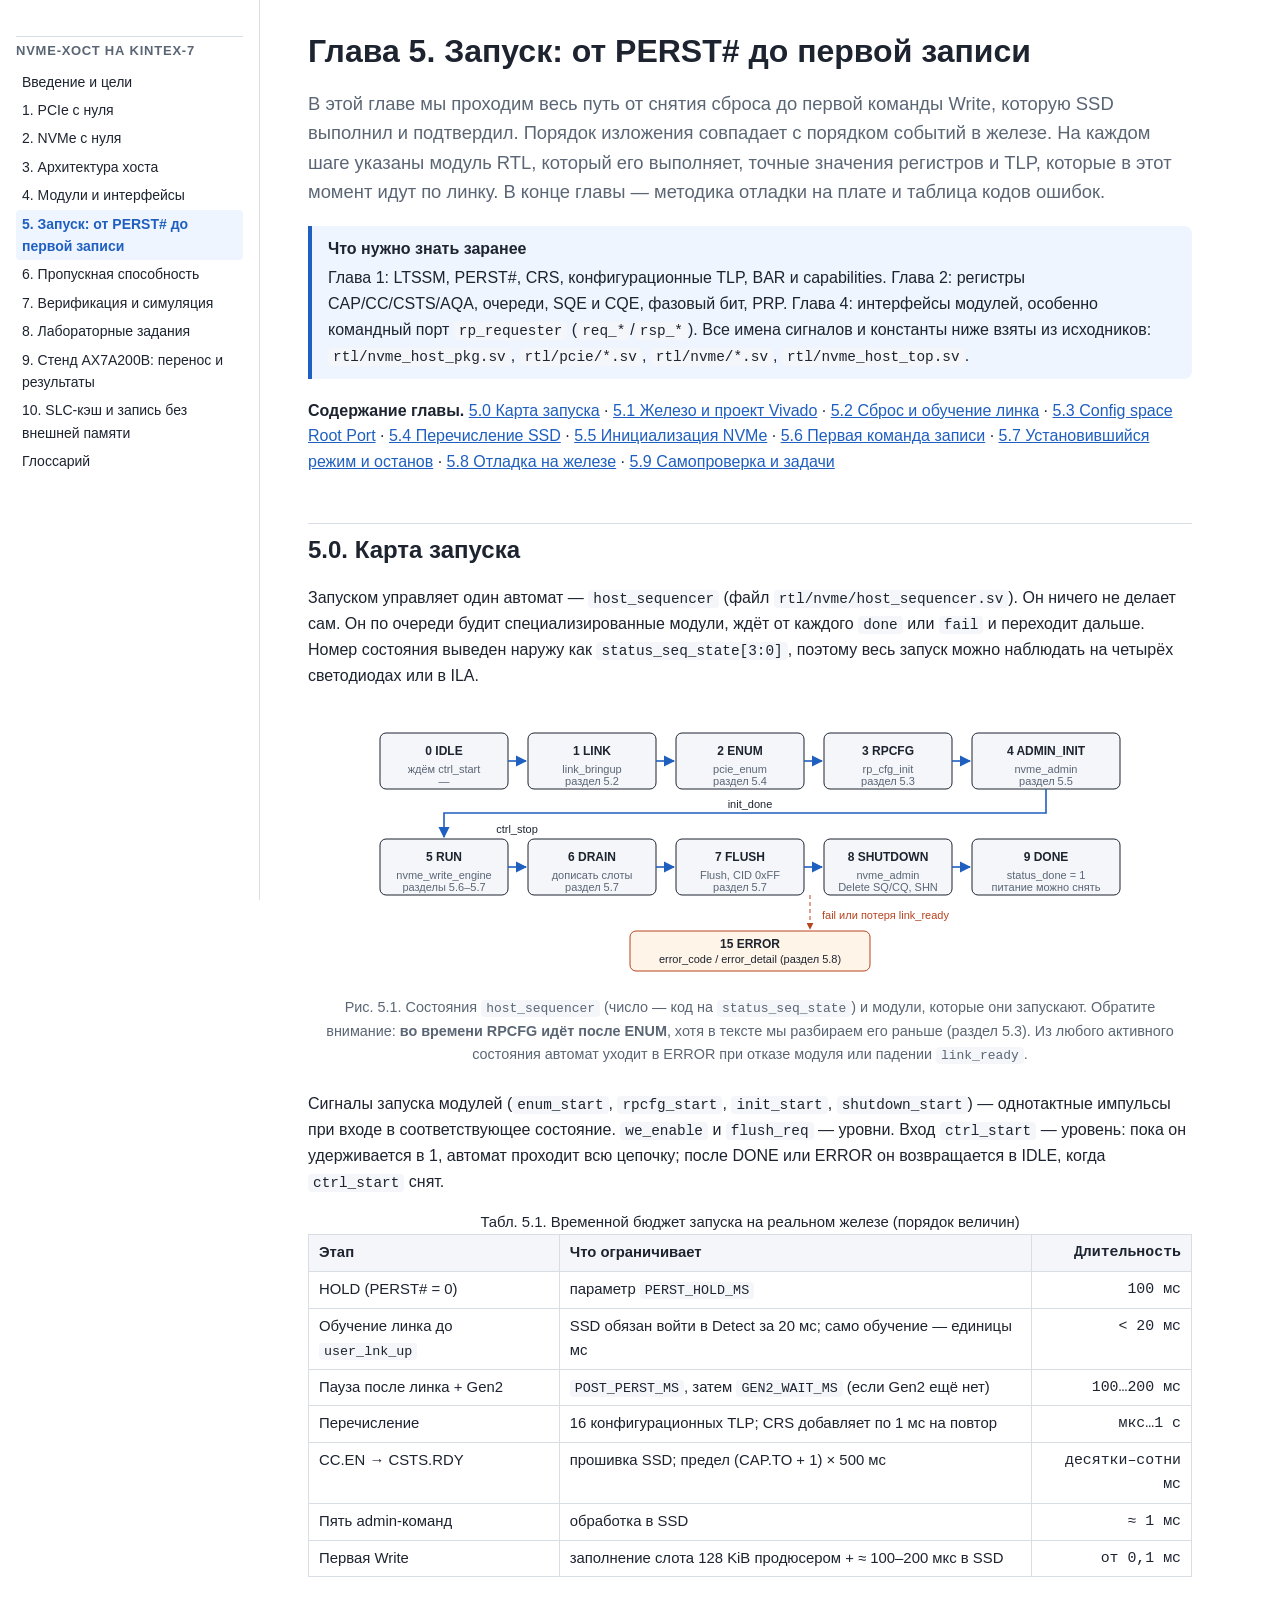
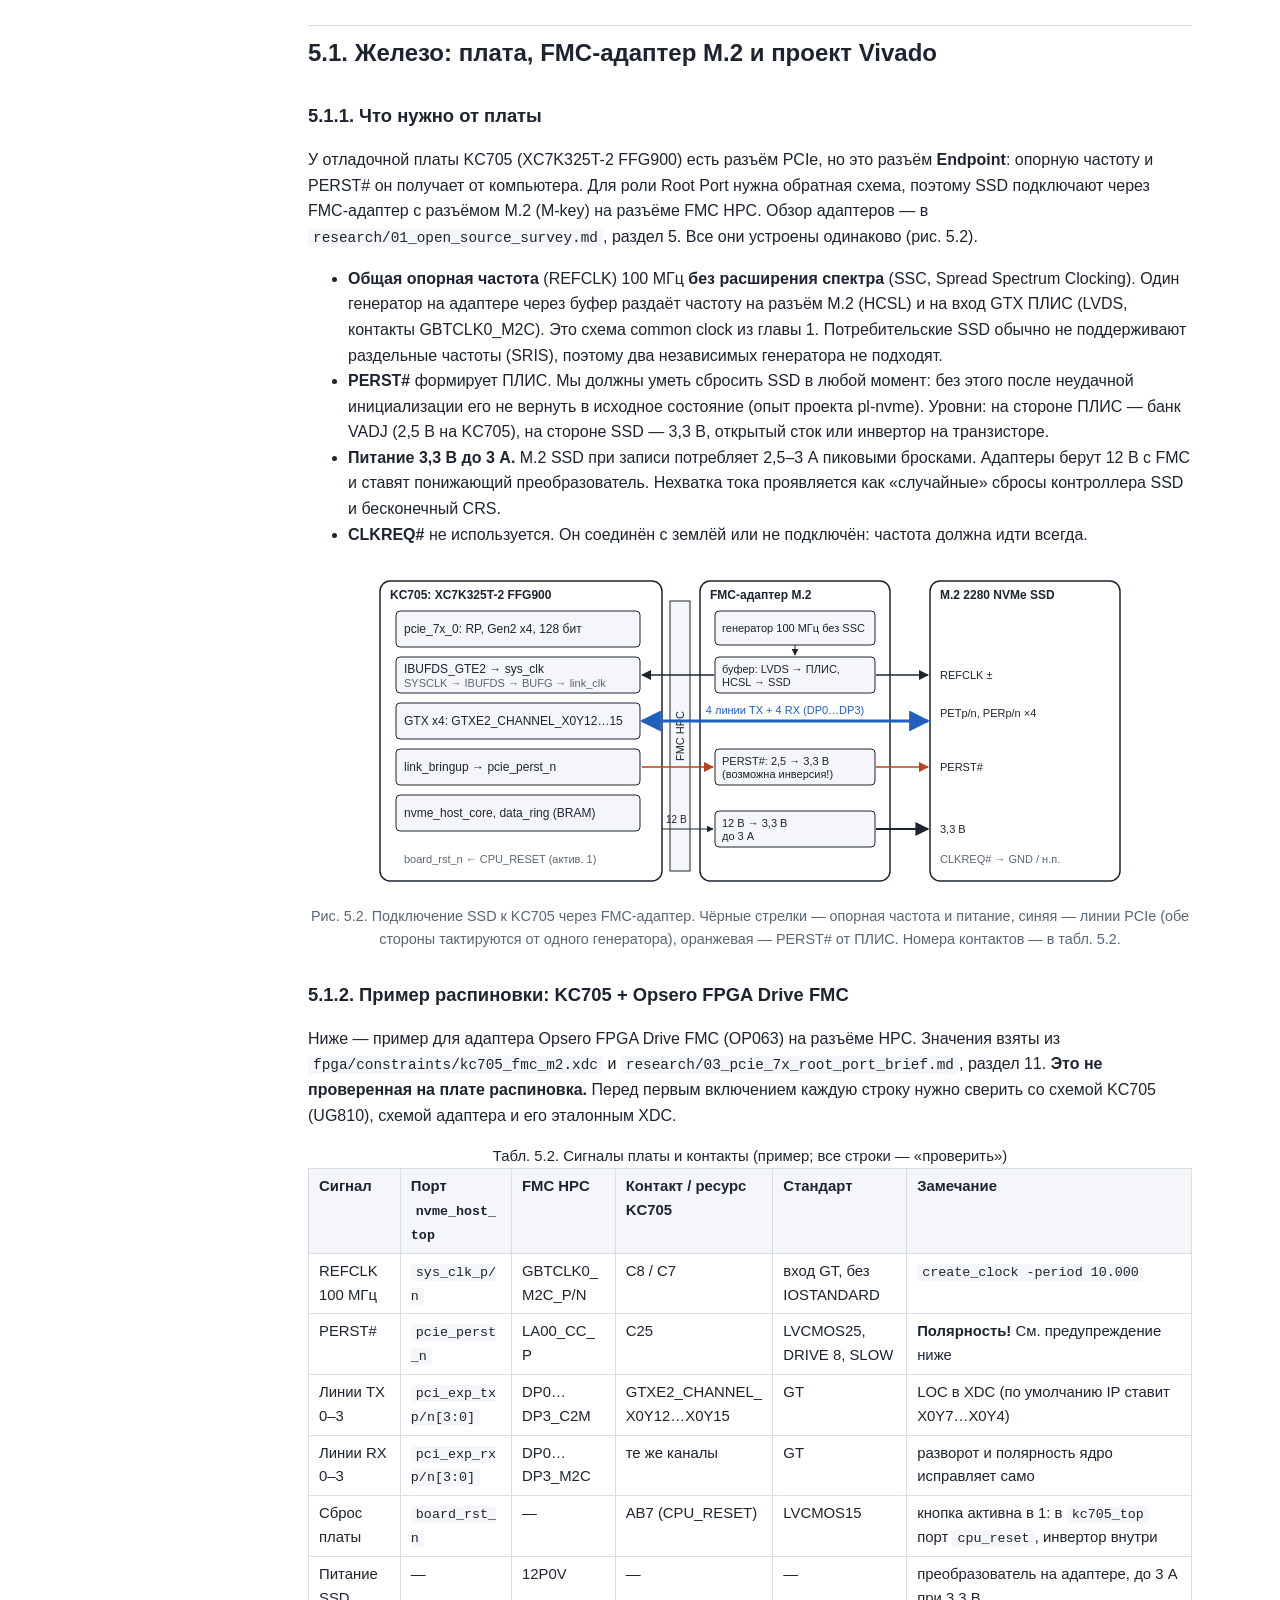
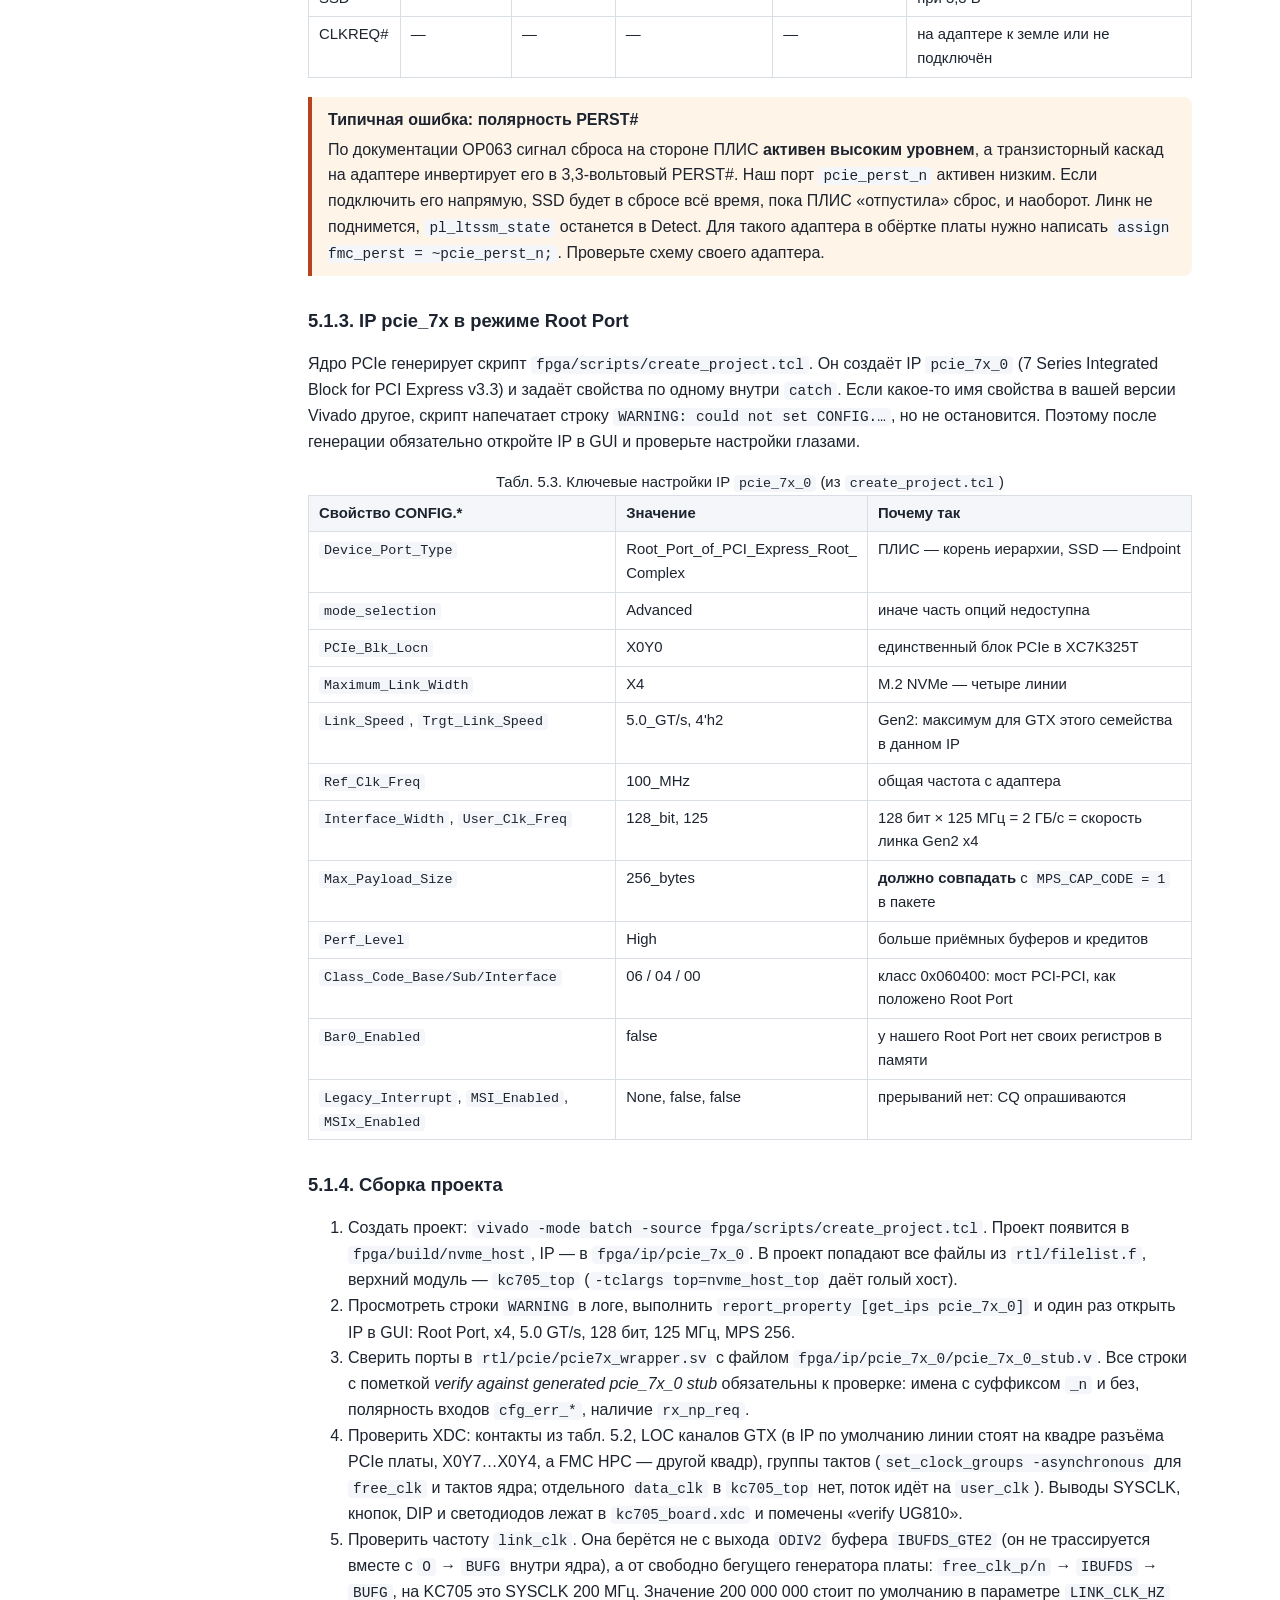
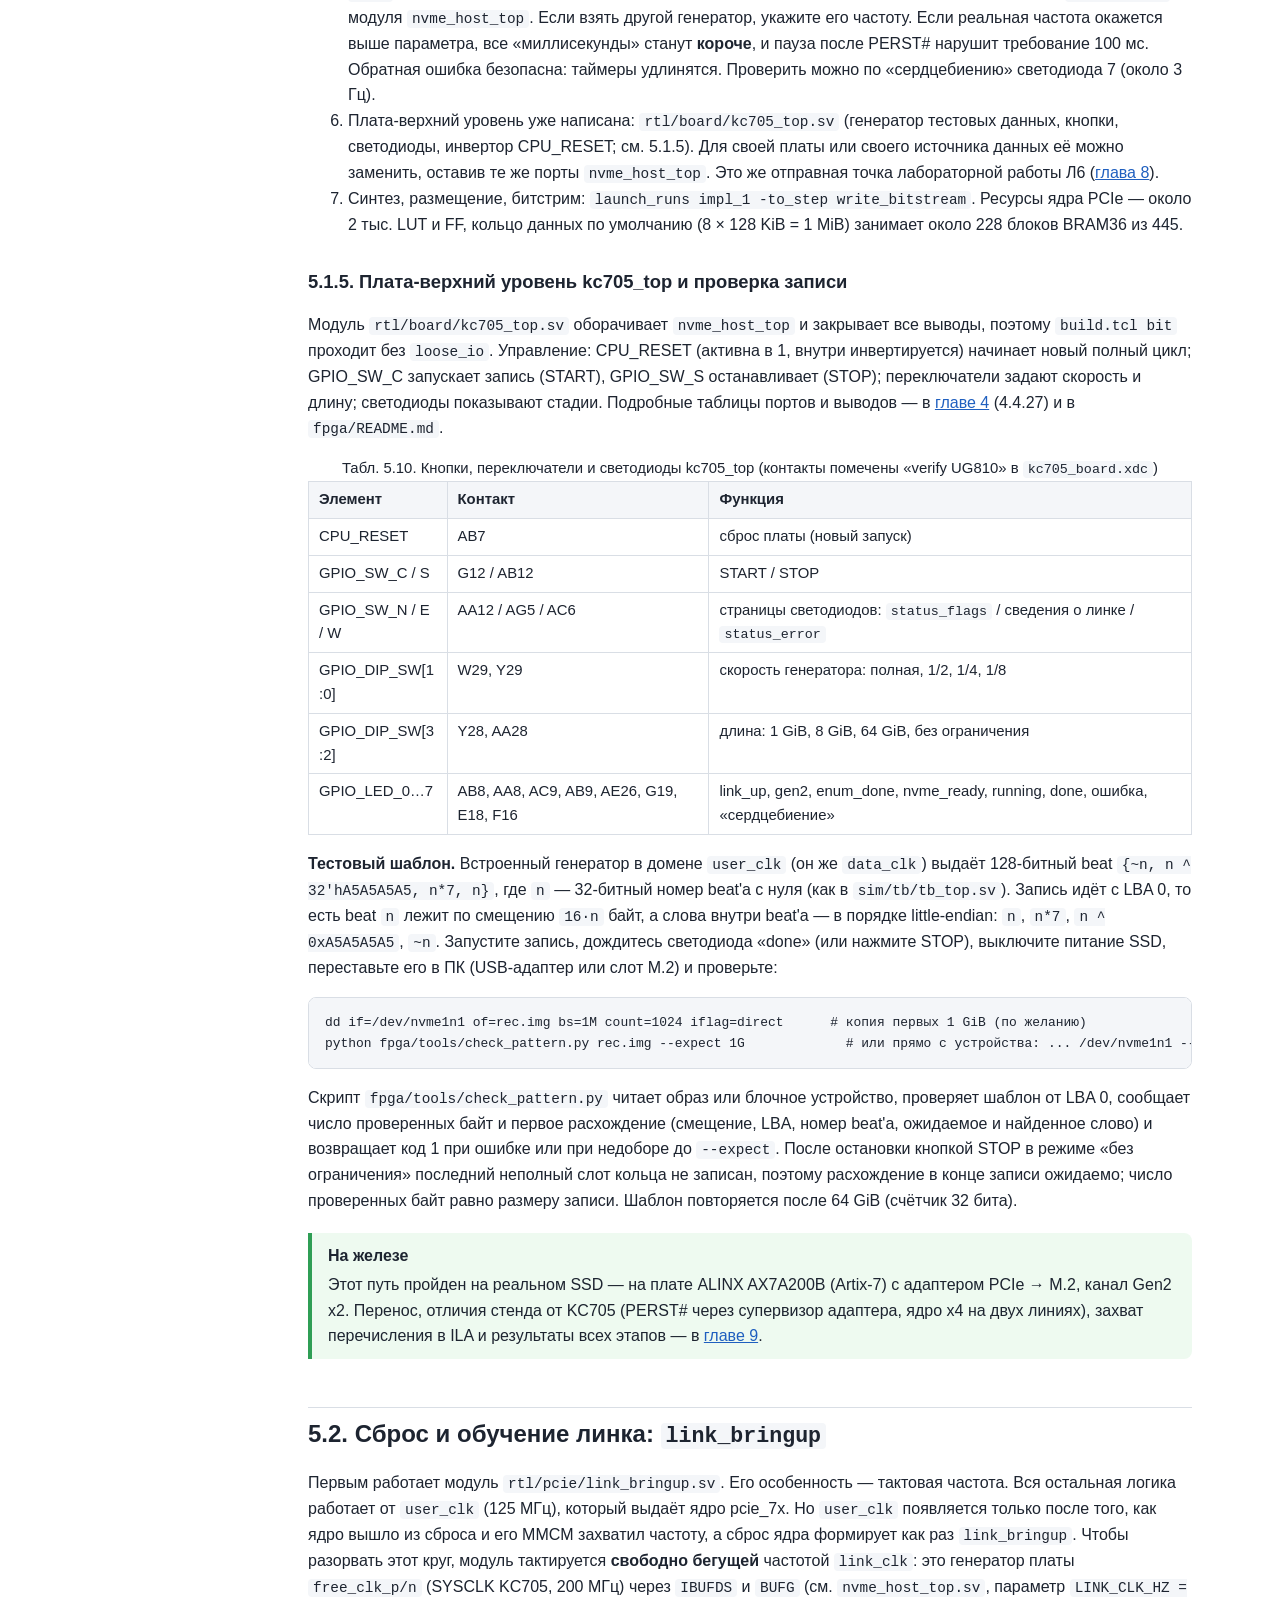
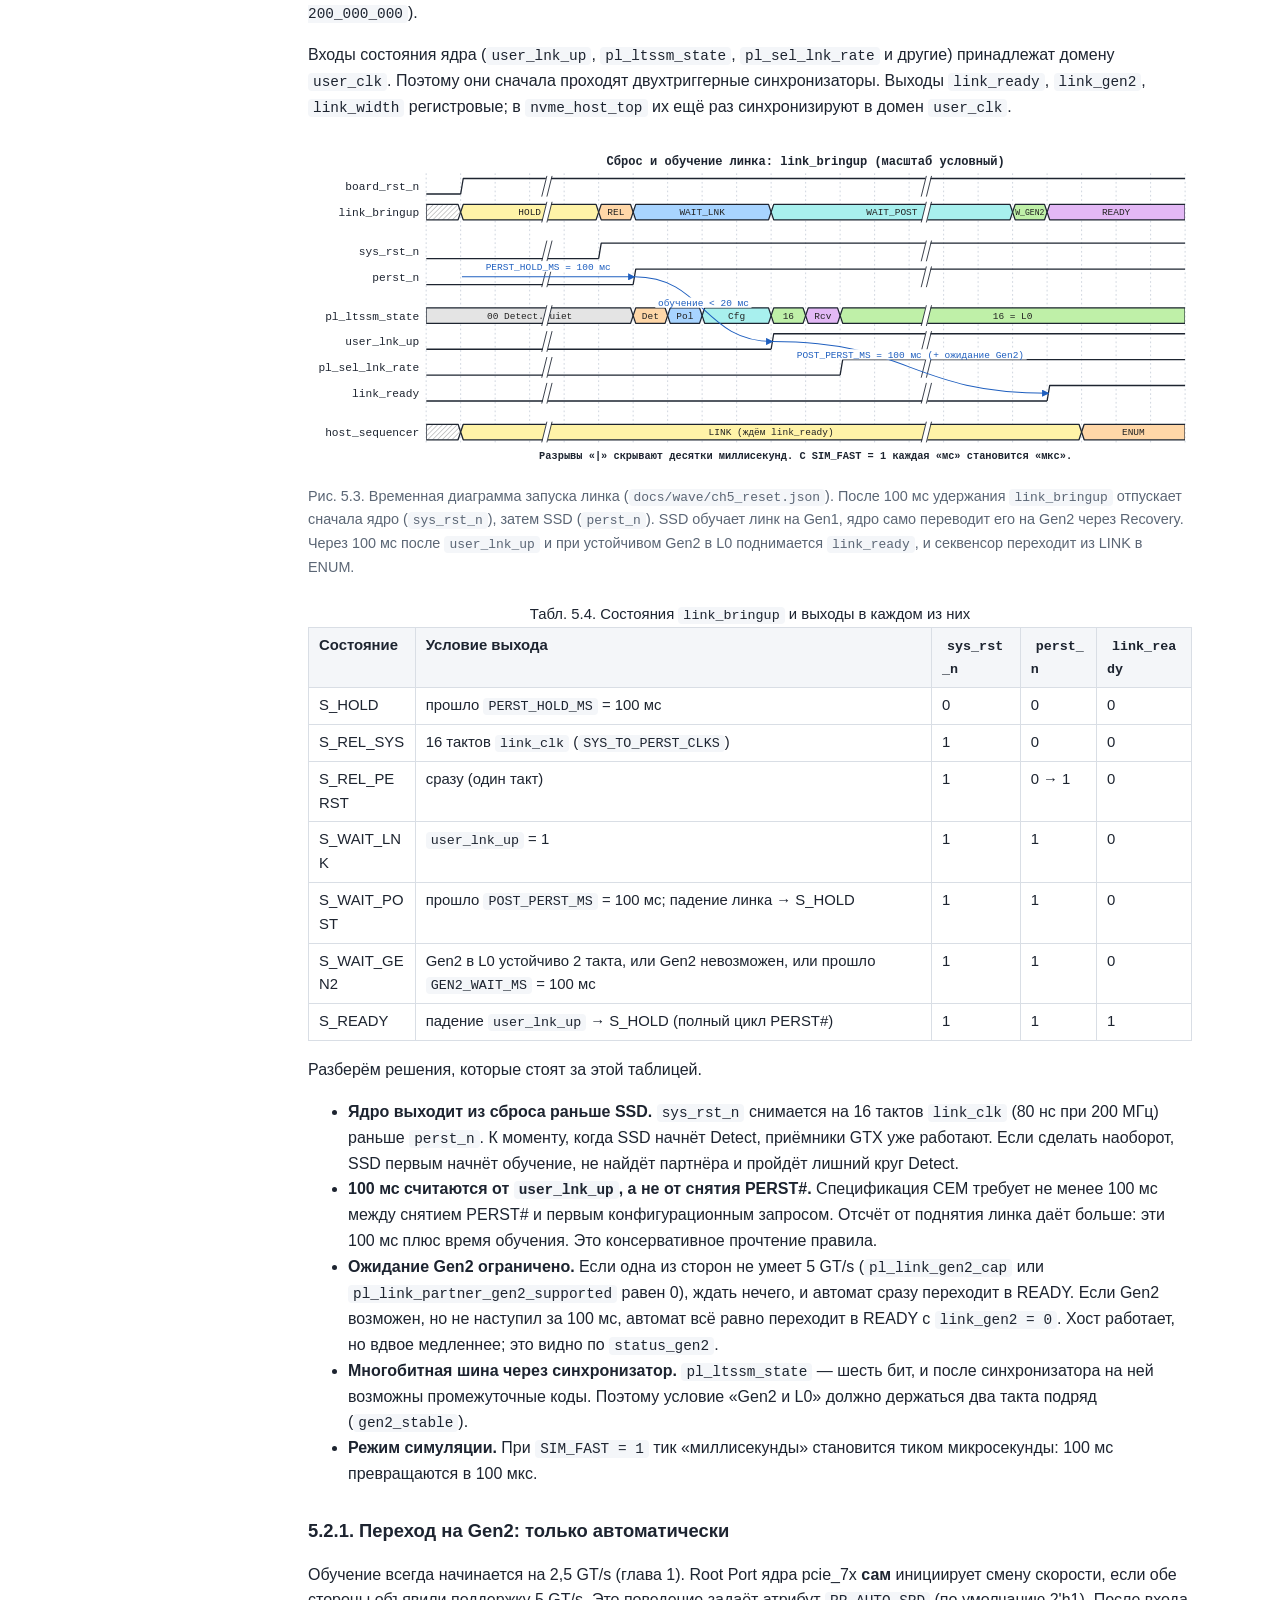
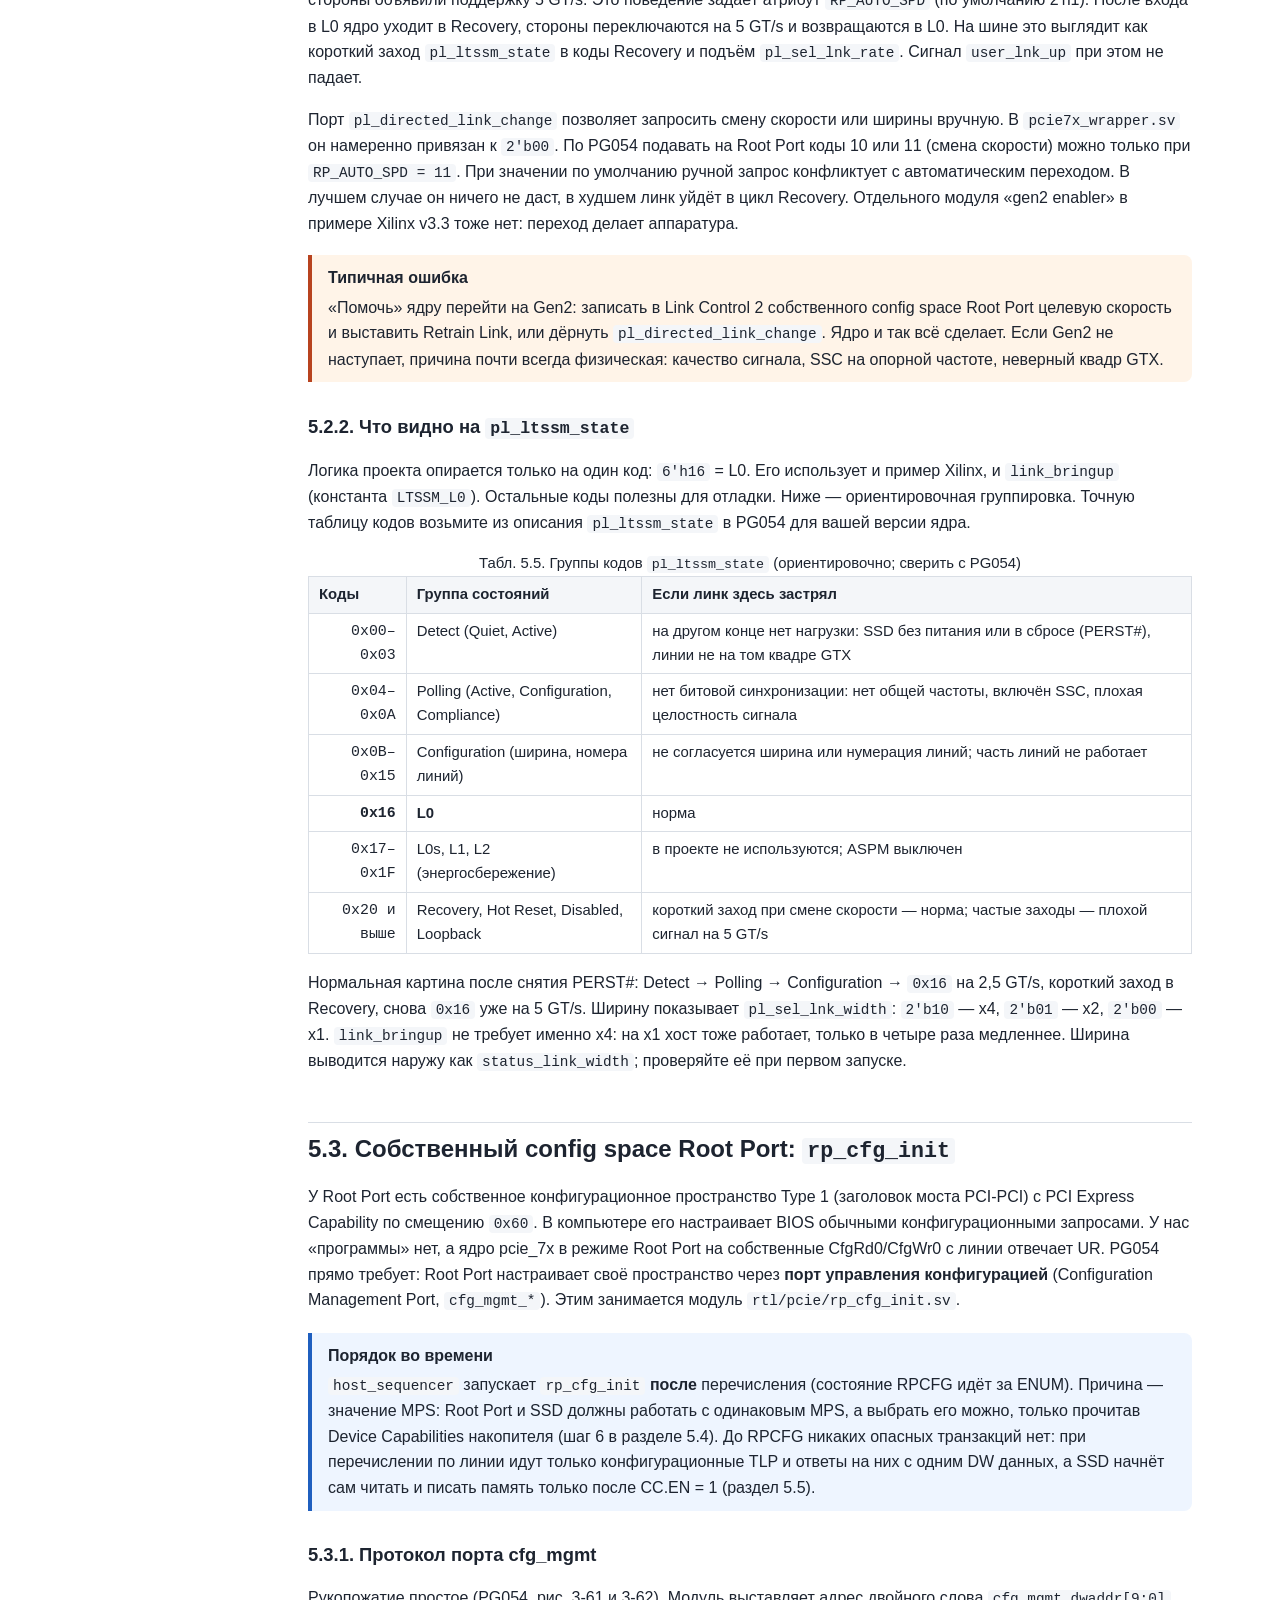
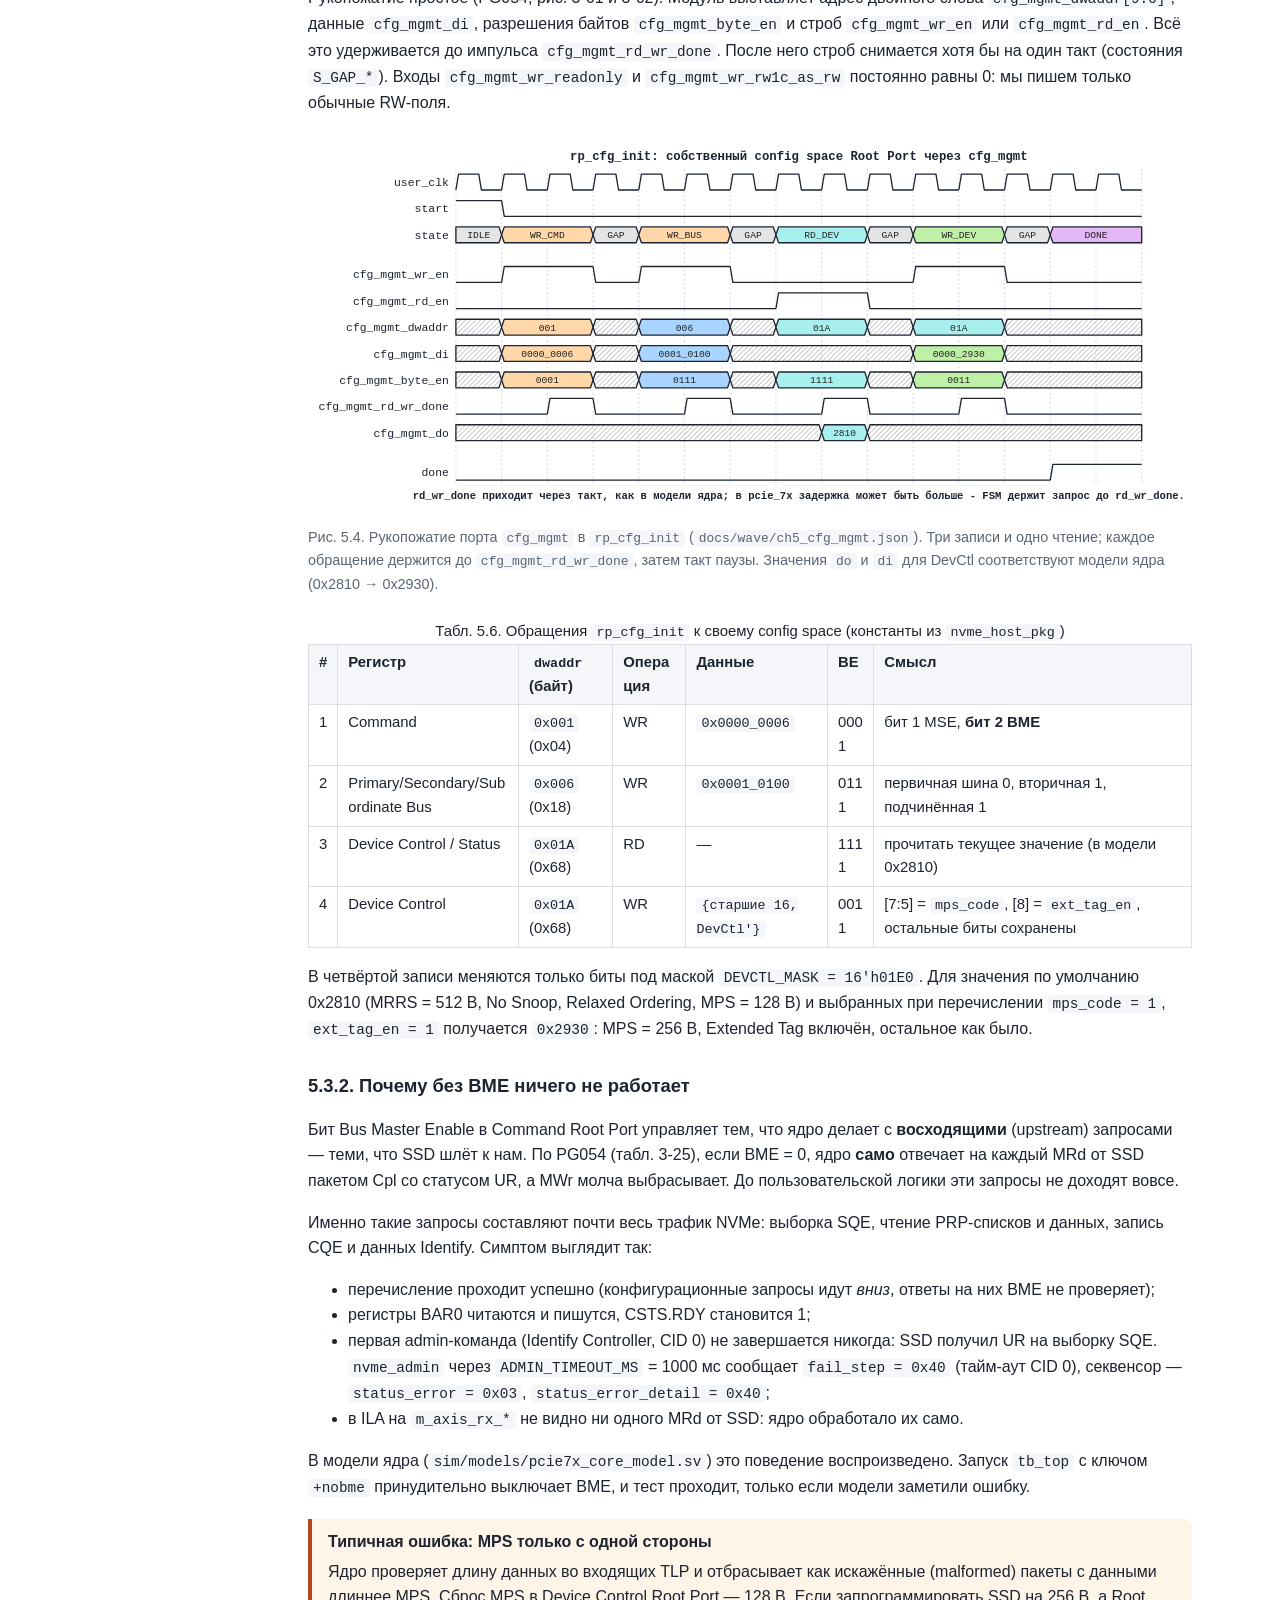
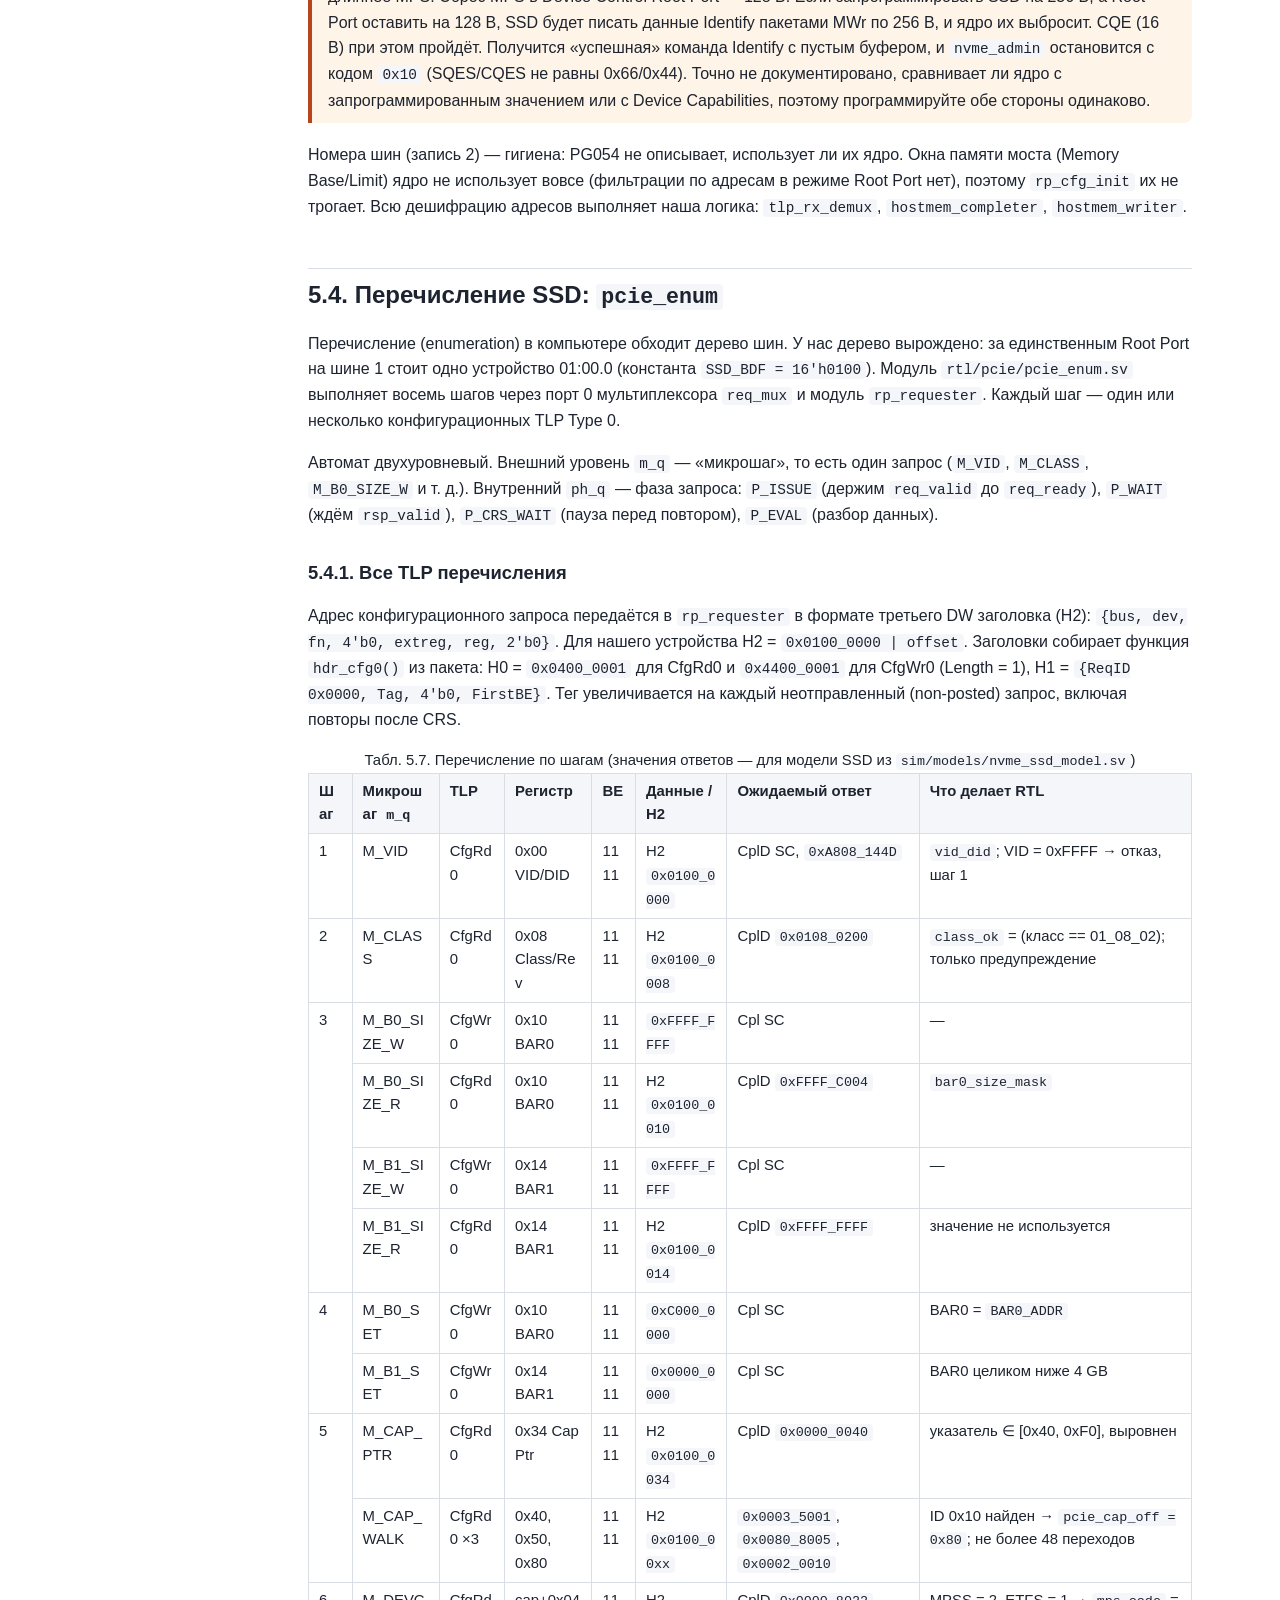
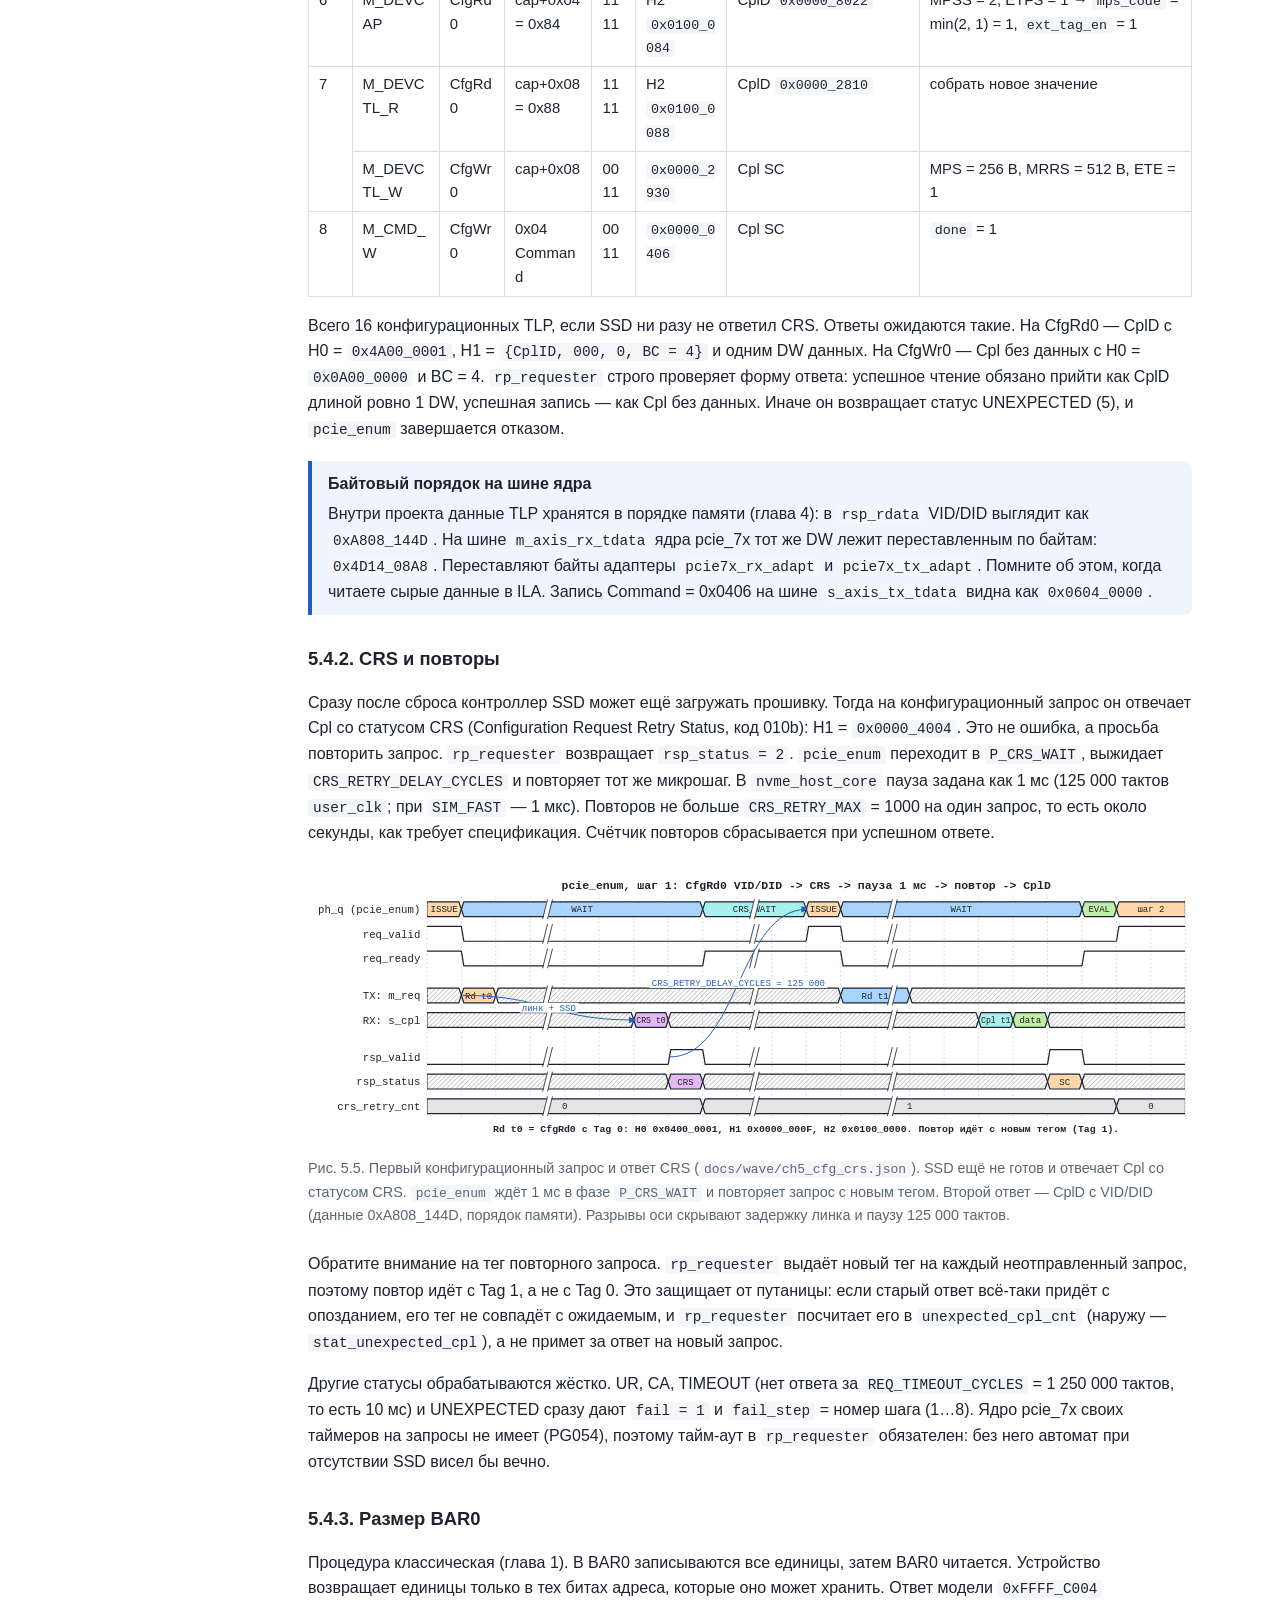
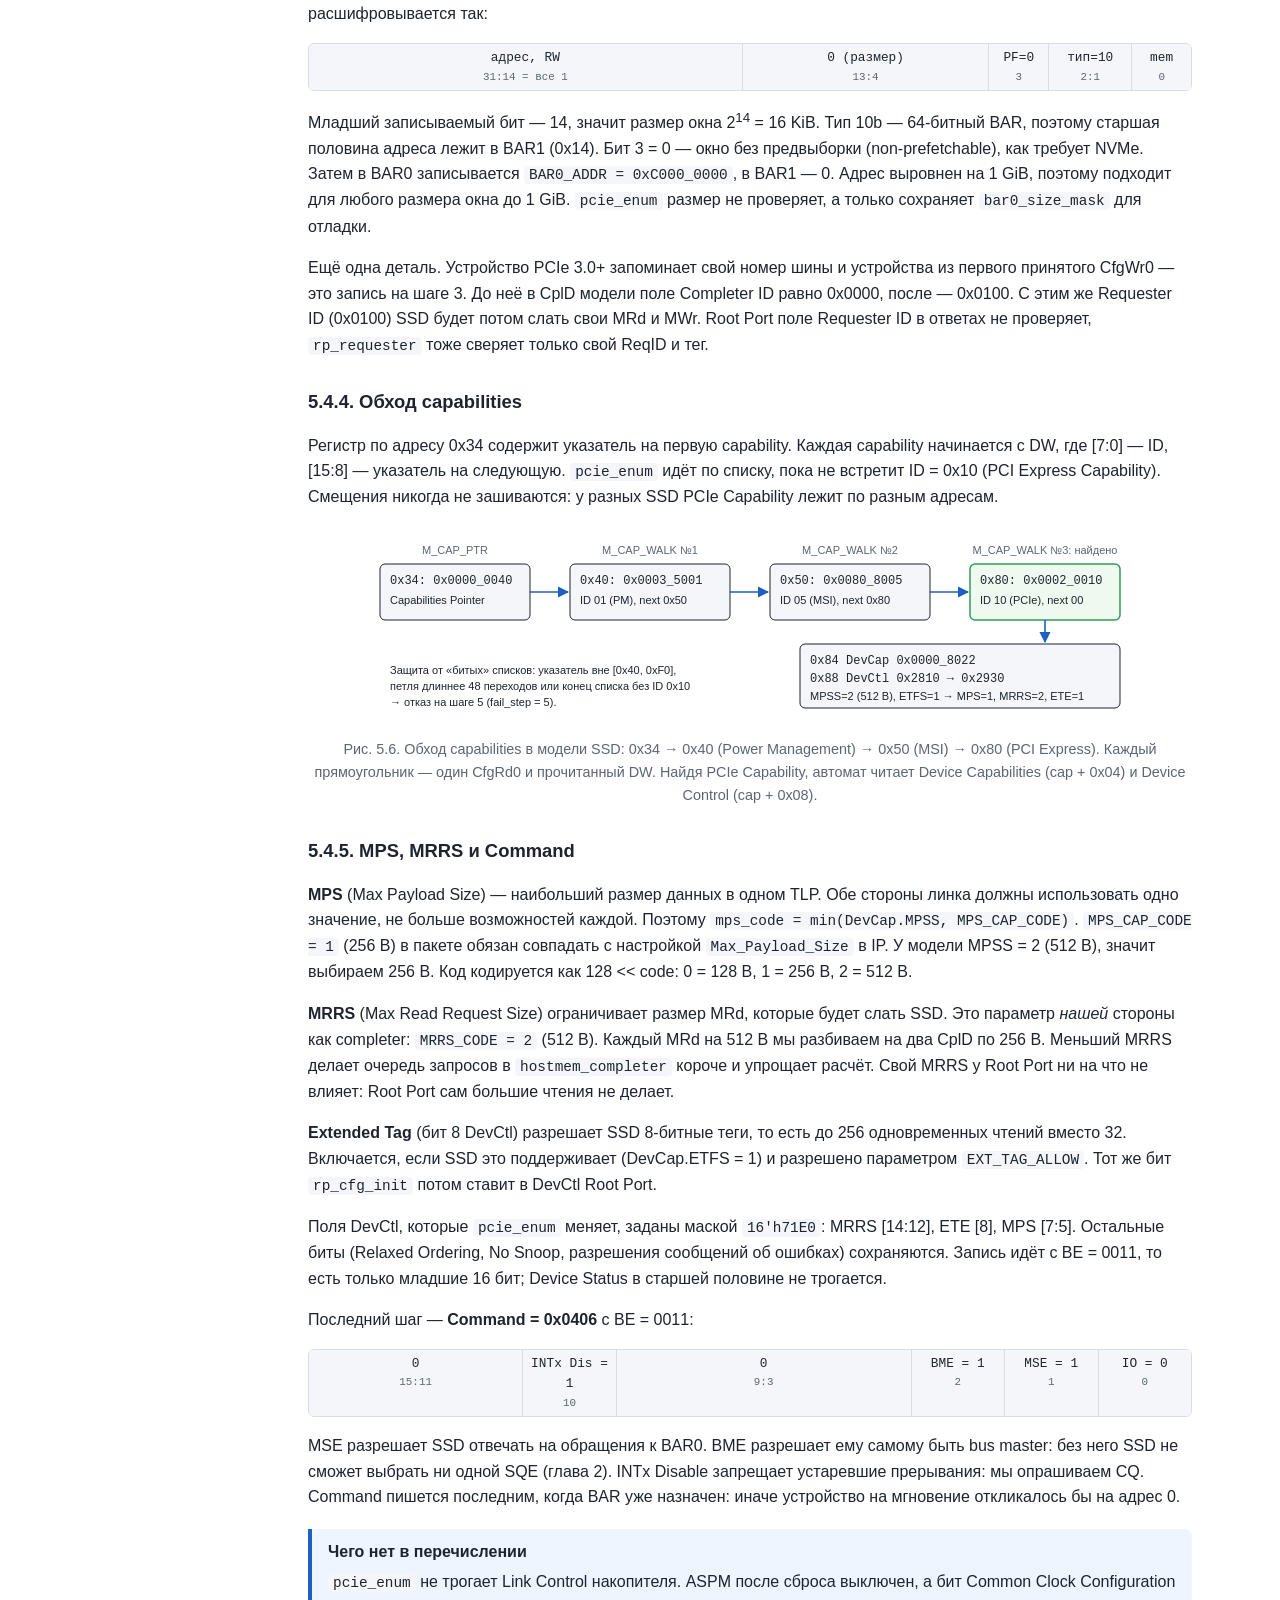
<file: docs/05_bringup.html>
<!doctype html>
<html lang="ru">
<head>
<meta charset="utf-8">
<meta name="viewport" content="width=device-width, initial-scale=1">
<title>Глава 5. Запуск: от PERST# до первой записи</title>
<link rel="stylesheet" href="css/style.css">
</head>
<body>
<div class="layout">
<!-- NAV:BEGIN -->
<nav class="side">
  <h2>NVMe-хост на Kintex-7</h2>
  <ul>
    <li><a href="index.html">Введение и цели</a></li>
    <li><a href="01_pcie_basics.html">1. PCIe с нуля</a></li>
    <li><a href="02_nvme_basics.html">2. NVMe с нуля</a></li>
    <li><a href="03_architecture.html">3. Архитектура хоста</a></li>
    <li><a href="04_modules.html">4. Модули и интерфейсы</a></li>
    <li><a href="05_bringup.html" class="cur">5. Запуск: от PERST# до первой записи</a></li>
    <li><a href="06_performance.html">6. Пропускная способность</a></li>
    <li><a href="07_verification.html">7. Верификация и симуляция</a></li>
    <li><a href="08_lab.html">8. Лабораторные задания</a></li>
    <li><a href="09_ax7a200b.html">9. Стенд AX7A200B: перенос и результаты</a></li>
    <li><a href="10_slc_cache.html">10. SLC-кэш и запись без внешней памяти</a></li>
    <li><a href="glossary.html">Глоссарий</a></li>
  </ul>
</nav>
<!-- NAV:END -->
<main>
<h1>Глава 5. Запуск: от PERST# до первой записи</h1>
<p class="lead">В этой главе мы проходим весь путь от снятия сброса до первой команды Write, которую SSD выполнил и подтвердил. Порядок изложения совпадает с порядком событий в железе. На каждом шаге указаны модуль RTL, который его выполняет, точные значения регистров и TLP, которые в этот момент идут по линку. В конце главы — методика отладки на плате и таблица кодов ошибок.</p>

<div class="box"><span class="t">Что нужно знать заранее</span>
Глава 1: LTSSM, PERST#, CRS, конфигурационные TLP, BAR и capabilities. Глава 2: регистры CAP/CC/CSTS/AQA, очереди, SQE и CQE, фазовый бит, PRP. Глава 4: интерфейсы модулей, особенно командный порт <code>rp_requester</code> (<code>req_*</code>/<code>rsp_*</code>). Все имена сигналов и константы ниже взяты из исходников: <code>rtl/nvme_host_pkg.sv</code>, <code>rtl/pcie/*.sv</code>, <code>rtl/nvme/*.sv</code>, <code>rtl/nvme_host_top.sv</code>.</div>

<p><b>Содержание главы.</b>
<a href="#s0">5.0 Карта запуска</a> ·
<a href="#s1">5.1 Железо и проект Vivado</a> ·
<a href="#s2">5.2 Сброс и обучение линка</a> ·
<a href="#s3">5.3 Config space Root Port</a> ·
<a href="#s4">5.4 Перечисление SSD</a> ·
<a href="#s5">5.5 Инициализация NVMe</a> ·
<a href="#s6">5.6 Первая команда записи</a> ·
<a href="#s7">5.7 Установившийся режим и останов</a> ·
<a href="#s8">5.8 Отладка на железе</a> ·
<a href="#s9">5.9 Самопроверка и задачи</a></p>

<!-- ============================================================ -->
<h2 id="s0">5.0. Карта запуска</h2>

<p>Запуском управляет один автомат — <code>host_sequencer</code> (файл <code>rtl/nvme/host_sequencer.sv</code>). Он ничего не делает сам. Он по очереди будит специализированные модули, ждёт от каждого <code>done</code> или <code>fail</code> и переходит дальше. Номер состояния выведен наружу как <code>status_seq_state[3:0]</code>, поэтому весь запуск можно наблюдать на четырёх светодиодах или в ILA.</p>

<figure>
<svg xmlns="http://www.w3.org/2000/svg" viewBox="0 0 760 270" width="760" role="img" aria-label="Состояния host_sequencer и модули, которые они запускают" font-size="12">
<defs>
<marker id="m51" viewBox="0 0 10 10" refX="9" refY="5" markerWidth="7" markerHeight="7" orient="auto-start-reverse"><path d="M0,0 L10,5 L0,10 z" fill="var(--accent)"/></marker>
<marker id="m51r" viewBox="0 0 10 10" refX="9" refY="5" markerWidth="7" markerHeight="7" orient="auto-start-reverse"><path d="M0,0 L10,5 L0,10 z" fill="var(--accent2)"/></marker>
</defs>
<g fill="var(--code-bg)" stroke="var(--fg)">
<rect x="10" y="20" width="128" height="56" rx="6"/><rect x="158" y="20" width="128" height="56" rx="6"/><rect x="306" y="20" width="128" height="56" rx="6"/><rect x="454" y="20" width="128" height="56" rx="6"/><rect x="602" y="20" width="148" height="56" rx="6"/>
<rect x="10" y="126" width="128" height="56" rx="6"/><rect x="158" y="126" width="128" height="56" rx="6"/><rect x="306" y="126" width="128" height="56" rx="6"/><rect x="454" y="126" width="128" height="56" rx="6"/><rect x="602" y="126" width="148" height="56" rx="6"/>
</g>
<g fill="var(--fg)" text-anchor="middle" font-weight="700">
<text x="74" y="42">0 IDLE</text><text x="222" y="42">1 LINK</text><text x="370" y="42">2 ENUM</text><text x="518" y="42">3 RPCFG</text><text x="676" y="42">4 ADMIN_INIT</text>
<text x="74" y="148">5 RUN</text><text x="222" y="148">6 DRAIN</text><text x="370" y="148">7 FLUSH</text><text x="518" y="148">8 SHUTDOWN</text><text x="676" y="148">9 DONE</text>
</g>
<g fill="var(--muted)" text-anchor="middle" font-size="11">
<text x="74" y="60">ждём ctrl_start</text><text x="74" y="72">—</text>
<text x="222" y="60">link_bringup</text><text x="222" y="72">раздел 5.2</text>
<text x="370" y="60">pcie_enum</text><text x="370" y="72">раздел 5.4</text>
<text x="518" y="60">rp_cfg_init</text><text x="518" y="72">раздел 5.3</text>
<text x="676" y="60">nvme_admin</text><text x="676" y="72">раздел 5.5</text>
<text x="74" y="166">nvme_write_engine</text><text x="74" y="178">разделы 5.6–5.7</text>
<text x="222" y="166">дописать слоты</text><text x="222" y="178">раздел 5.7</text>
<text x="370" y="166">Flush, CID 0xFF</text><text x="370" y="178">раздел 5.7</text>
<text x="518" y="166">nvme_admin</text><text x="518" y="178">Delete SQ/CQ, SHN</text>
<text x="676" y="166">status_done = 1</text><text x="676" y="178">питание можно снять</text>
</g>
<g stroke="var(--accent)" stroke-width="1.6" fill="none">
<line x1="138" y1="48" x2="156" y2="48" marker-end="url(#m51)"/><line x1="286" y1="48" x2="304" y2="48" marker-end="url(#m51)"/><line x1="434" y1="48" x2="452" y2="48" marker-end="url(#m51)"/><line x1="582" y1="48" x2="600" y2="48" marker-end="url(#m51)"/>
<path d="M676,76 V100 H74 V124" marker-end="url(#m51)"/>
<line x1="138" y1="154" x2="156" y2="154" marker-end="url(#m51)"/><line x1="286" y1="154" x2="304" y2="154" marker-end="url(#m51)"/><line x1="434" y1="154" x2="452" y2="154" marker-end="url(#m51)"/><line x1="582" y1="154" x2="600" y2="154" marker-end="url(#m51)"/>
</g>
<text x="380" y="95" text-anchor="middle" font-size="11" fill="var(--fg)">init_done</text>
<text x="147" y="120" text-anchor="middle" font-size="11" fill="var(--fg)">ctrl_stop</text>
<rect x="260" y="218" width="240" height="40" rx="6" fill="var(--warn-bg)" stroke="var(--accent2)"/>
<text x="380" y="235" text-anchor="middle" font-weight="700" fill="var(--fg)">15 ERROR</text>
<text x="380" y="250" text-anchor="middle" font-size="11" fill="var(--fg)">error_code / error_detail (раздел 5.8)</text>
<path d="M440,182 V216" stroke="var(--accent2)" stroke-dasharray="4,3" fill="none" marker-end="url(#m51r)"/>
<text x="452" y="206" font-size="11" fill="var(--accent2)">fail или потеря link_ready</text>
</svg>
<figcaption>Рис. 5.1. Состояния <code>host_sequencer</code> (число — код на <code>status_seq_state</code>) и модули, которые они запускают. Обратите внимание: <b>во времени RPCFG идёт после ENUM</b>, хотя в тексте мы разбираем его раньше (раздел 5.3). Из любого активного состояния автомат уходит в ERROR при отказе модуля или падении <code>link_ready</code>.</figcaption>
</figure>

<p>Сигналы запуска модулей (<code>enum_start</code>, <code>rpcfg_start</code>, <code>init_start</code>, <code>shutdown_start</code>) — однотактные импульсы при входе в соответствующее состояние. <code>we_enable</code> и <code>flush_req</code> — уровни. Вход <code>ctrl_start</code> — уровень: пока он удерживается в 1, автомат проходит всю цепочку; после DONE или ERROR он возвращается в IDLE, когда <code>ctrl_start</code> снят.</p>

<table>
<caption>Табл. 5.1. Временной бюджет запуска на реальном железе (порядок величин)</caption>
<tr><th>Этап</th><th>Что ограничивает</th><th class="num">Длительность</th></tr>
<tr><td>HOLD (PERST# = 0)</td><td>параметр <code>PERST_HOLD_MS</code></td><td class="num">100 мс</td></tr>
<tr><td>Обучение линка до <code>user_lnk_up</code></td><td>SSD обязан войти в Detect за 20 мс; само обучение — единицы мс</td><td class="num">&lt; 20 мс</td></tr>
<tr><td>Пауза после линка + Gen2</td><td><code>POST_PERST_MS</code>, затем <code>GEN2_WAIT_MS</code> (если Gen2 ещё нет)</td><td class="num">100…200 мс</td></tr>
<tr><td>Перечисление</td><td>16 конфигурационных TLP; CRS добавляет по 1 мс на повтор</td><td class="num">мкс…1 с</td></tr>
<tr><td>CC.EN → CSTS.RDY</td><td>прошивка SSD; предел (CAP.TO + 1) × 500 мс</td><td class="num">десятки–сотни мс</td></tr>
<tr><td>Пять admin-команд</td><td>обработка в SSD</td><td class="num">≈ 1 мс</td></tr>
<tr><td>Первая Write</td><td>заполнение слота 128 KiB продюсером + ≈ 100–200 мкс в SSD</td><td class="num">от 0,1 мс</td></tr>
</table>

<!-- ============================================================ -->
<h2 id="s1">5.1. Железо: плата, FMC-адаптер M.2 и проект Vivado</h2>

<h3>5.1.1. Что нужно от платы</h3>
<p>У отладочной платы KC705 (XC7K325T-2 FFG900) есть разъём PCIe, но это разъём <b>Endpoint</b>: опорную частоту и PERST# он получает от компьютера. Для роли Root Port нужна обратная схема, поэтому SSD подключают через FMC-адаптер с разъёмом M.2 (M-key) на разъёме FMC HPC. Обзор адаптеров — в <code>research/01_open_source_survey.md</code>, раздел 5. Все они устроены одинаково (рис. 5.2).</p>

<ul>
<li><b>Общая опорная частота</b> (REFCLK) 100 МГц <b>без расширения спектра</b> (SSC, Spread Spectrum Clocking). Один генератор на адаптере через буфер раздаёт частоту на разъём M.2 (HCSL) и на вход GTX ПЛИС (LVDS, контакты GBTCLK0_M2C). Это схема common clock из главы 1. Потребительские SSD обычно не поддерживают раздельные частоты (SRIS), поэтому два независимых генератора не подходят.</li>
<li><b>PERST#</b> формирует ПЛИС. Мы должны уметь сбросить SSD в любой момент: без этого после неудачной инициализации его не вернуть в исходное состояние (опыт проекта pl-nvme). Уровни: на стороне ПЛИС — банк VADJ (2,5 В на KC705), на стороне SSD — 3,3 В, открытый сток или инвертор на транзисторе.</li>
<li><b>Питание 3,3 В до 3 А.</b> M.2 SSD при записи потребляет 2,5–3 А пиковыми бросками. Адаптеры берут 12 В с FMC и ставят понижающий преобразователь. Нехватка тока проявляется как «случайные» сбросы контроллера SSD и бесконечный CRS.</li>
<li><b>CLKREQ#</b> не используется. Он соединён с землёй или не подключён: частота должна идти всегда.</li>
</ul>

<figure>
<svg xmlns="http://www.w3.org/2000/svg" viewBox="0 0 760 320" width="760" role="img" aria-label="Подключение M.2 SSD к KC705 через FMC-адаптер" font-size="12">
<defs>
<marker id="m52" viewBox="0 0 10 10" refX="9" refY="5" markerWidth="7" markerHeight="7" orient="auto-start-reverse"><path d="M0,0 L10,5 L0,10 z" fill="var(--fg)"/></marker>
<marker id="m52b" viewBox="0 0 10 10" refX="9" refY="5" markerWidth="7" markerHeight="7" orient="auto-start-reverse"><path d="M0,0 L10,5 L0,10 z" fill="var(--accent)"/></marker>
<marker id="m52o" viewBox="0 0 10 10" refX="9" refY="5" markerWidth="7" markerHeight="7" orient="auto-start-reverse"><path d="M0,0 L10,5 L0,10 z" fill="var(--accent2)"/></marker>
</defs>
<rect x="10" y="10" width="282" height="300" rx="10" fill="none" stroke="var(--fg)" stroke-width="1.5"/>
<text x="20" y="28" font-weight="700" fill="var(--fg)">KC705: XC7K325T-2 FFG900</text>
<g fill="var(--code-bg)" stroke="var(--fg)">
<rect x="26" y="40" width="244" height="36" rx="4"/><rect x="26" y="86" width="244" height="36" rx="4"/><rect x="26" y="132" width="244" height="36" rx="4"/><rect x="26" y="178" width="244" height="36" rx="4"/><rect x="26" y="224" width="244" height="36" rx="4"/>
</g>
<g fill="var(--fg)">
<text x="34" y="62">pcie_7x_0: RP, Gen2 x4, 128 бит</text>
<text x="34" y="102">IBUFDS_GTE2 → sys_clk</text><text x="34" y="116" font-size="11" fill="var(--muted)">SYSCLK → IBUFDS → BUFG → link_clk</text>
<text x="34" y="154">GTX x4: GTXE2_CHANNEL_X0Y12…15</text>
<text x="34" y="200">link_bringup → pcie_perst_n</text>
<text x="34" y="246">nvme_host_core, data_ring (BRAM)</text>
</g>
<text x="34" y="292" font-size="11" fill="var(--muted)">board_rst_n ← CPU_RESET (актив. 1)</text>
<rect x="300" y="30" width="20" height="270" fill="var(--code-bg)" stroke="var(--fg)"/>
<text x="314" y="165" font-size="11" fill="var(--fg)" text-anchor="middle" transform="rotate(-90 314 165)">FMC HPC</text>
<rect x="330" y="10" width="190" height="300" rx="10" fill="none" stroke="var(--fg)" stroke-width="1.5"/>
<text x="340" y="28" font-weight="700" fill="var(--fg)">FMC-адаптер M.2</text>
<g fill="var(--code-bg)" stroke="var(--fg)">
<rect x="345" y="40" width="160" height="34" rx="4"/><rect x="345" y="86" width="160" height="36" rx="4"/><rect x="345" y="178" width="160" height="36" rx="4"/><rect x="345" y="240" width="160" height="36" rx="4"/>
</g>
<g fill="var(--fg)" font-size="11">
<text x="352" y="61">генератор 100 МГц без SSC</text>
<text x="352" y="102">буфер: LVDS → ПЛИС,</text><text x="352" y="115">HCSL → SSD</text>
<text x="352" y="194">PERST#: 2,5 → 3,3 В</text><text x="352" y="207">(возможна инверсия!)</text>
<text x="352" y="256">12 В → 3,3 В</text><text x="352" y="269">до 3 А</text>
</g>
<rect x="560" y="10" width="190" height="300" rx="10" fill="none" stroke="var(--fg)" stroke-width="1.5"/>
<text x="570" y="28" font-weight="700" fill="var(--fg)">M.2 2280 NVMe SSD</text>
<g fill="var(--fg)" font-size="11">
<text x="570" y="108">REFCLK ±</text><text x="570" y="146">PETp/n, PERp/n ×4</text><text x="570" y="200">PERST#</text><text x="570" y="262">3,3 В</text>
<text x="570" y="292" fill="var(--muted)">CLKREQ# → GND / н.п.</text>
</g>
<line x1="425" y1="74" x2="425" y2="84" stroke="var(--fg)" marker-end="url(#m52)"/>
<line x1="344" y1="104" x2="272" y2="104" stroke="var(--fg)" stroke-width="1.5" marker-end="url(#m52)"/>
<line x1="506" y1="104" x2="558" y2="104" stroke="var(--fg)" stroke-width="1.5" marker-end="url(#m52)"/>
<line x1="272" y1="150" x2="558" y2="150" stroke="var(--accent)" stroke-width="3" marker-start="url(#m52b)" marker-end="url(#m52b)"/>
<text x="415" y="143" text-anchor="middle" font-size="11" fill="var(--accent)">4 линии TX + 4 RX (DP0…DP3)</text>
<line x1="272" y1="196" x2="343" y2="196" stroke="var(--accent2)" stroke-width="1.5" marker-end="url(#m52o)"/>
<line x1="506" y1="196" x2="558" y2="196" stroke="var(--accent2)" stroke-width="1.5" marker-end="url(#m52o)"/>
<line x1="292" y1="258" x2="343" y2="258" stroke="var(--fg)" marker-end="url(#m52)"/>
<text x="296" y="252" font-size="10" fill="var(--fg)">12 В</text>
<line x1="506" y1="258" x2="558" y2="258" stroke="var(--fg)" stroke-width="2" marker-end="url(#m52)"/>
</svg>
<figcaption>Рис. 5.2. Подключение SSD к KC705 через FMC-адаптер. Чёрные стрелки — опорная частота и питание, синяя — линии PCIe (обе стороны тактируются от одного генератора), оранжевая — PERST# от ПЛИС. Номера контактов — в табл. 5.2.</figcaption>
</figure>

<h3>5.1.2. Пример распиновки: KC705 + Opsero FPGA Drive FMC</h3>
<p>Ниже — пример для адаптера Opsero FPGA Drive FMC (OP063) на разъёме HPC. Значения взяты из <code>fpga/constraints/kc705_fmc_m2.xdc</code> и <code>research/03_pcie_7x_root_port_brief.md</code>, раздел 11. <b>Это не проверенная на плате распиновка.</b> Перед первым включением каждую строку нужно сверить со схемой KC705 (UG810), схемой адаптера и его эталонным XDC.</p>

<table>
<caption>Табл. 5.2. Сигналы платы и контакты (пример; все строки — «проверить»)</caption>
<tr><th>Сигнал</th><th>Порт <code>nvme_host_top</code></th><th>FMC HPC</th><th>Контакт / ресурс KC705</th><th>Стандарт</th><th>Замечание</th></tr>
<tr><td>REFCLK 100 МГц</td><td><code>sys_clk_p/n</code></td><td>GBTCLK0_M2C_P/N</td><td>C8 / C7</td><td>вход GT, без IOSTANDARD</td><td><code>create_clock -period 10.000</code></td></tr>
<tr><td>PERST#</td><td><code>pcie_perst_n</code></td><td>LA00_CC_P</td><td>C25</td><td>LVCMOS25, DRIVE 8, SLOW</td><td><b>Полярность!</b> См. предупреждение ниже</td></tr>
<tr><td>Линии TX 0–3</td><td><code>pci_exp_txp/n[3:0]</code></td><td>DP0…DP3_C2M</td><td>GTXE2_CHANNEL_X0Y12…X0Y15</td><td>GT</td><td>LOC в XDC (по умолчанию IP ставит X0Y7…X0Y4)</td></tr>
<tr><td>Линии RX 0–3</td><td><code>pci_exp_rxp/n[3:0]</code></td><td>DP0…DP3_M2C</td><td>те же каналы</td><td>GT</td><td>разворот и полярность ядро исправляет само</td></tr>
<tr><td>Сброс платы</td><td><code>board_rst_n</code></td><td>—</td><td>AB7 (CPU_RESET)</td><td>LVCMOS15</td><td>кнопка активна в 1: в <code>kc705_top</code> порт <code>cpu_reset</code>, инвертор внутри</td></tr>
<tr><td>Питание SSD</td><td>—</td><td>12P0V</td><td>—</td><td>—</td><td>преобразователь на адаптере, до 3 А при 3,3 В</td></tr>
<tr><td>CLKREQ#</td><td>—</td><td>—</td><td>—</td><td>—</td><td>на адаптере к земле или не подключён</td></tr>
</table>

<div class="box warn"><span class="t">Типичная ошибка: полярность PERST#</span>
По документации OP063 сигнал сброса на стороне ПЛИС <b>активен высоким уровнем</b>, а транзисторный каскад на адаптере инвертирует его в 3,3-вольтовый PERST#. Наш порт <code>pcie_perst_n</code> активен низким. Если подключить его напрямую, SSD будет в сбросе всё время, пока ПЛИС «отпустила» сброс, и наоборот. Линк не поднимется, <code>pl_ltssm_state</code> останется в Detect. Для такого адаптера в обёртке платы нужно написать <code>assign fmc_perst = ~pcie_perst_n;</code>. Проверьте схему своего адаптера.</div>

<h3>5.1.3. IP pcie_7x в режиме Root Port</h3>
<p>Ядро PCIe генерирует скрипт <code>fpga/scripts/create_project.tcl</code>. Он создаёт IP <code>pcie_7x_0</code> (7 Series Integrated Block for PCI Express v3.3) и задаёт свойства по одному внутри <code>catch</code>. Если какое-то имя свойства в вашей версии Vivado другое, скрипт напечатает строку <code>WARNING: could not set CONFIG.…</code>, но не остановится. Поэтому после генерации обязательно откройте IP в GUI и проверьте настройки глазами.</p>

<table>
<caption>Табл. 5.3. Ключевые настройки IP <code>pcie_7x_0</code> (из <code>create_project.tcl</code>)</caption>
<tr><th>Свойство CONFIG.*</th><th>Значение</th><th>Почему так</th></tr>
<tr><td><code>Device_Port_Type</code></td><td>Root_Port_of_PCI_Express_Root_Complex</td><td>ПЛИС — корень иерархии, SSD — Endpoint</td></tr>
<tr><td><code>mode_selection</code></td><td>Advanced</td><td>иначе часть опций недоступна</td></tr>
<tr><td><code>PCIe_Blk_Locn</code></td><td>X0Y0</td><td>единственный блок PCIe в XC7K325T</td></tr>
<tr><td><code>Maximum_Link_Width</code></td><td>X4</td><td>M.2 NVMe — четыре линии</td></tr>
<tr><td><code>Link_Speed</code>, <code>Trgt_Link_Speed</code></td><td>5.0_GT/s, 4'h2</td><td>Gen2: максимум для GTX этого семейства в данном IP</td></tr>
<tr><td><code>Ref_Clk_Freq</code></td><td>100_MHz</td><td>общая частота с адаптера</td></tr>
<tr><td><code>Interface_Width</code>, <code>User_Clk_Freq</code></td><td>128_bit, 125</td><td>128 бит × 125 МГц = 2 ГБ/с = скорость линка Gen2 x4</td></tr>
<tr><td><code>Max_Payload_Size</code></td><td>256_bytes</td><td><b>должно совпадать</b> с <code>MPS_CAP_CODE = 1</code> в пакете</td></tr>
<tr><td><code>Perf_Level</code></td><td>High</td><td>больше приёмных буферов и кредитов</td></tr>
<tr><td><code>Class_Code_Base/Sub/Interface</code></td><td>06 / 04 / 00</td><td>класс 0x060400: мост PCI-PCI, как положено Root Port</td></tr>
<tr><td><code>Bar0_Enabled</code></td><td>false</td><td>у нашего Root Port нет своих регистров в памяти</td></tr>
<tr><td><code>Legacy_Interrupt</code>, <code>MSI_Enabled</code>, <code>MSIx_Enabled</code></td><td>None, false, false</td><td>прерываний нет: CQ опрашиваются</td></tr>
</table>

<h3>5.1.4. Сборка проекта</h3>
<ol>
<li>Создать проект: <code>vivado -mode batch -source fpga/scripts/create_project.tcl</code>. Проект появится в <code>fpga/build/nvme_host</code>, IP — в <code>fpga/ip/pcie_7x_0</code>. В проект попадают все файлы из <code>rtl/filelist.f</code>, верхний модуль — <code>kc705_top</code> (<code>-tclargs top=nvme_host_top</code> даёт голый хост).</li>
<li>Просмотреть строки <code>WARNING</code> в логе, выполнить <code>report_property [get_ips pcie_7x_0]</code> и один раз открыть IP в GUI: Root Port, x4, 5.0 GT/s, 128 бит, 125 МГц, MPS 256.</li>
<li>Сверить порты в <code>rtl/pcie/pcie7x_wrapper.sv</code> с файлом <code>fpga/ip/pcie_7x_0/pcie_7x_0_stub.v</code>. Все строки с пометкой <i>verify against generated pcie_7x_0 stub</i> обязательны к проверке: имена с суффиксом <code>_n</code> и без, полярность входов <code>cfg_err_*</code>, наличие <code>rx_np_req</code>.</li>
<li>Проверить XDC: контакты из табл. 5.2, LOC каналов GTX (в IP по умолчанию линии стоят на квадре разъёма PCIe платы, X0Y7…X0Y4, а FMC HPC — другой квадр), группы тактов (<code>set_clock_groups -asynchronous</code> для <code>free_clk</code> и тактов ядра; отдельного <code>data_clk</code> в <code>kc705_top</code> нет, поток идёт на <code>user_clk</code>). Выводы SYSCLK, кнопок, DIP и светодиодов лежат в <code>kc705_board.xdc</code> и помечены «verify UG810».</li>
<li>Проверить частоту <code>link_clk</code>. Она берётся не с выхода <code>ODIV2</code> буфера <code>IBUFDS_GTE2</code> (он не трассируется вместе с <code>O</code> → <code>BUFG</code> внутри ядра), а от свободно бегущего генератора платы: <code>free_clk_p/n</code> → <code>IBUFDS</code> → <code>BUFG</code>, на KC705 это SYSCLK 200 МГц. Значение 200 000 000 стоит по умолчанию в параметре <code>LINK_CLK_HZ</code> модуля <code>nvme_host_top</code>. Если взять другой генератор, укажите его частоту. Если реальная частота окажется выше параметра, все «миллисекунды» станут <b>короче</b>, и пауза после PERST# нарушит требование 100 мс. Обратная ошибка безопасна: таймеры удлинятся. Проверить можно по «сердцебиению» светодиода 7 (около 3 Гц).</li>
<li>Плата-верхний уровень уже написана: <code>rtl/board/kc705_top.sv</code> (генератор тестовых данных, кнопки, светодиоды, инвертор CPU_RESET; см. 5.1.5). Для своей платы или своего источника данных её можно заменить, оставив те же порты <code>nvme_host_top</code>. Это же отправная точка лабораторной работы Л6 (<a href="08_lab.html">глава 8</a>).</li>
<li>Синтез, размещение, битстрим: <code>launch_runs impl_1 -to_step write_bitstream</code>. Ресурсы ядра PCIe — около 2 тыс. LUT и FF, кольцо данных по умолчанию (8 × 128 KiB = 1 MiB) занимает около 228 блоков BRAM36 из 445.</li>
</ol>

<h3>5.1.5. Плата-верхний уровень kc705_top и проверка записи</h3>
<p>Модуль <code>rtl/board/kc705_top.sv</code> оборачивает <code>nvme_host_top</code> и закрывает все выводы, поэтому <code>build.tcl bit</code> проходит без <code>loose_io</code>. Управление: CPU_RESET (активна в 1, внутри инвертируется) начинает новый полный цикл; GPIO_SW_C запускает запись (START), GPIO_SW_S останавливает (STOP); переключатели задают скорость и длину; светодиоды показывают стадии. Подробные таблицы портов и выводов — в <a href="04_modules.html">главе 4</a> (4.4.27) и в <code>fpga/README.md</code>.</p>

<table>
<caption>Табл. 5.10. Кнопки, переключатели и светодиоды kc705_top (контакты помечены «verify UG810» в <code>kc705_board.xdc</code>)</caption>
<tr><th>Элемент</th><th>Контакт</th><th>Функция</th></tr>
<tr><td>CPU_RESET</td><td>AB7</td><td>сброс платы (новый запуск)</td></tr>
<tr><td>GPIO_SW_C / S</td><td>G12 / AB12</td><td>START / STOP</td></tr>
<tr><td>GPIO_SW_N / E / W</td><td>AA12 / AG5 / AC6</td><td>страницы светодиодов: <code>status_flags</code> / сведения о линке / <code>status_error</code></td></tr>
<tr><td>GPIO_DIP_SW[1:0]</td><td>W29, Y29</td><td>скорость генератора: полная, 1/2, 1/4, 1/8</td></tr>
<tr><td>GPIO_DIP_SW[3:2]</td><td>Y28, AA28</td><td>длина: 1 GiB, 8 GiB, 64 GiB, без ограничения</td></tr>
<tr><td>GPIO_LED_0…7</td><td>AB8, AA8, AC9, AB9, AE26, G19, E18, F16</td><td>link_up, gen2, enum_done, nvme_ready, running, done, ошибка, «сердцебиение»</td></tr>
</table>

<p><b>Тестовый шаблон.</b> Встроенный генератор в домене <code>user_clk</code> (он же <code>data_clk</code>) выдаёт 128-битный beat <code>{~n, n ^ 32'hA5A5A5A5, n*7, n}</code>, где <code>n</code> — 32-битный номер beat'а с нуля (как в <code>sim/tb/tb_top.sv</code>). Запись идёт с LBA 0, то есть beat <code>n</code> лежит по смещению <code>16·n</code> байт, а слова внутри beat'а — в порядке little-endian: <code>n</code>, <code>n*7</code>, <code>n ^ 0xA5A5A5A5</code>, <code>~n</code>. Запустите запись, дождитесь светодиода «done» (или нажмите STOP), выключите питание SSD, переставьте его в ПК (USB-адаптер или слот M.2) и проверьте:</p>
<pre><code>dd if=/dev/nvme1n1 of=rec.img bs=1M count=1024 iflag=direct      # копия первых 1 GiB (по желанию)
python fpga/tools/check_pattern.py rec.img --expect 1G             # или прямо с устройства: ... /dev/nvme1n1 --bytes 1G</code></pre>
<p>Скрипт <code>fpga/tools/check_pattern.py</code> читает образ или блочное устройство, проверяет шаблон от LBA 0, сообщает число проверенных байт и первое расхождение (смещение, LBA, номер beat'а, ожидаемое и найденное слово) и возвращает код 1 при ошибке или при недоборе до <code>--expect</code>. После остановки кнопкой STOP в режиме «без ограничения» последний неполный слот кольца не записан, поэтому расхождение в конце записи ожидаемо; число проверенных байт равно размеру записи. Шаблон повторяется после 64 GiB (счётчик 32 бита).</p>

<!-- ============================================================ -->
<div class="box ok"><span class="t">На железе</span>
Этот путь пройден на реальном SSD — на плате ALINX AX7A200B (Artix-7) с адаптером PCIe → M.2, канал Gen2 x2. Перенос, отличия стенда от KC705 (PERST# через супервизор адаптера, ядро x4 на двух линиях), захват перечисления в ILA и результаты всех этапов — в <a href="09_ax7a200b.html">главе 9</a>.</div>

<h2 id="s2">5.2. Сброс и обучение линка: <code>link_bringup</code></h2>

<p>Первым работает модуль <code>rtl/pcie/link_bringup.sv</code>. Его особенность — тактовая частота. Вся остальная логика работает от <code>user_clk</code> (125 МГц), который выдаёт ядро pcie_7x. Но <code>user_clk</code> появляется только после того, как ядро вышло из сброса и его MMCM захватил частоту, а сброс ядра формирует как раз <code>link_bringup</code>. Чтобы разорвать этот круг, модуль тактируется <b>свободно бегущей</b> частотой <code>link_clk</code>: это генератор платы <code>free_clk_p/n</code> (SYSCLK KC705, 200 МГц) через <code>IBUFDS</code> и <code>BUFG</code> (см. <code>nvme_host_top.sv</code>, параметр <code>LINK_CLK_HZ = 200_000_000</code>).</p>

<p>Входы состояния ядра (<code>user_lnk_up</code>, <code>pl_ltssm_state</code>, <code>pl_sel_lnk_rate</code> и другие) принадлежат домену <code>user_clk</code>. Поэтому они сначала проходят двухтриггерные синхронизаторы. Выходы <code>link_ready</code>, <code>link_gen2</code>, <code>link_width</code> регистровые; в <code>nvme_host_top</code> их ещё раз синхронизируют в домен <code>user_clk</code>.</p>

<figure class="wave">
<svg xmlns="http://www.w3.org/2000/svg" width="1025" height="379" viewBox="0 0 1025 379" font-family="monospace" role="img" style="max-width:100%;height:auto"><defs><pattern id="wvd9c93fh" width="4" height="4" patternUnits="userSpaceOnUse" patternTransform="rotate(45)"><line x1="0" y1="0" x2="0" y2="4" stroke="var(--wave-x, #888)" stroke-width="1"/></pattern><marker id="wvd9c93fa" viewBox="0 0 8 8" refX="7" refY="4" markerWidth="7" markerHeight="7" orient="auto-start-reverse"><path d="M0,0 L8,4 L0,8 z" fill="var(--wave-edge, #2a6fb0)" stroke="none"/></marker><mask id="wvd9c93fm0" maskUnits="userSpaceOnUse" x="137" y="34" width="880" height="30"><rect x="137" y="34" width="880" height="30" fill="#fff"/><polygon points="271,64 277,64 283,34 277,34" fill="#000"/><polygon points="711,64 717,64 723,34 717,34" fill="#000"/></mask><mask id="wvd9c93fm1" maskUnits="userSpaceOnUse" x="137" y="64" width="880" height="30"><rect x="137" y="64" width="880" height="30" fill="#fff"/><polygon points="271,94 277,94 283,64 277,64" fill="#000"/><polygon points="711,94 717,94 723,64 717,64" fill="#000"/></mask><mask id="wvd9c93fm3" maskUnits="userSpaceOnUse" x="137" y="109" width="880" height="30"><rect x="137" y="109" width="880" height="30" fill="#fff"/><polygon points="271,139 277,139 283,109 277,109" fill="#000"/><polygon points="711,139 717,139 723,109 717,109" fill="#000"/></mask><mask id="wvd9c93fm4" maskUnits="userSpaceOnUse" x="137" y="139" width="880" height="30"><rect x="137" y="139" width="880" height="30" fill="#fff"/><polygon points="271,169 277,169 283,139 277,139" fill="#000"/><polygon points="711,169 717,169 723,139 717,139" fill="#000"/></mask><mask id="wvd9c93fm6" maskUnits="userSpaceOnUse" x="137" y="184" width="880" height="30"><rect x="137" y="184" width="880" height="30" fill="#fff"/><polygon points="271,214 277,214 283,184 277,184" fill="#000"/><polygon points="711,214 717,214 723,184 717,184" fill="#000"/></mask><mask id="wvd9c93fm7" maskUnits="userSpaceOnUse" x="137" y="214" width="880" height="30"><rect x="137" y="214" width="880" height="30" fill="#fff"/><polygon points="271,244 277,244 283,214 277,214" fill="#000"/><polygon points="711,244 717,244 723,214 717,214" fill="#000"/></mask><mask id="wvd9c93fm8" maskUnits="userSpaceOnUse" x="137" y="244" width="880" height="30"><rect x="137" y="244" width="880" height="30" fill="#fff"/><polygon points="271,274 277,274 283,244 277,244" fill="#000"/><polygon points="711,274 717,274 723,244 717,244" fill="#000"/></mask><mask id="wvd9c93fm9" maskUnits="userSpaceOnUse" x="137" y="274" width="880" height="30"><rect x="137" y="274" width="880" height="30" fill="#fff"/><polygon points="271,304 277,304 283,274 277,274" fill="#000"/><polygon points="711,304 717,304 723,274 717,274" fill="#000"/></mask><mask id="wvd9c93fm11" maskUnits="userSpaceOnUse" x="137" y="319" width="880" height="30"><rect x="137" y="319" width="880" height="30" fill="#fff"/><polygon points="271,349 277,349 283,319 277,319" fill="#000"/><polygon points="711,349 717,349 723,319 717,319" fill="#000"/></mask></defs><path d="M137,34 V349 M177,34 V349 M217,34 V349 M257,34 V349 M297,34 V349 M337,34 V349 M377,34 V349 M417,34 V349 M457,34 V349 M497,34 V349 M537,34 V349 M577,34 V349 M617,34 V349 M657,34 V349 M697,34 V349 M737,34 V349 M777,34 V349 M817,34 V349 M857,34 V349 M897,34 V349 M937,34 V349 M977,34 V349 M1017,34 V349" stroke="var(--wave-grid, rgba(128,128,128,.3))" stroke-width="1" stroke-dasharray="2,3" fill="none"/><text x="129" y="53.55" font-size="13" text-anchor="end" fill="var(--wave-fg, #222)" stroke="none">board_rst_n</text><g mask="url(#wvd9c93fm0)"><g stroke="var(--wave-fg, #222)" stroke-width="1.5" stroke-linejoin="round"><path d="M137,58 L177,58 M177,58 L180,40 L1017,40" fill="none"/></g></g><g stroke="var(--wave-fg, #222)" stroke-width="1" fill="none"><path d="M271,61 L277,37"/><path d="M277,61 L283,37"/><path d="M711,61 L717,37"/><path d="M717,61 L723,37"/></g><text x="129" y="83.55" font-size="13" text-anchor="end" fill="var(--wave-fg, #222)" stroke="none">link_bringup</text><g mask="url(#wvd9c93fm1)"><g stroke="var(--wave-fg, #222)" stroke-width="1.5" stroke-linejoin="round"><polygon points="137,88 137,70 174,70 177,79 174,88" fill="url(#wvd9c93fh)"/><polygon points="180,88 177,79 180,70 334,70 337,79 334,88" fill="#fff3a8"/><text x="257" y="82.85" font-size="11" text-anchor="middle" fill="#222" stroke="none">HOLD</text><polygon points="340,88 337,79 340,70 374,70 377,79 374,88" fill="#ffd7a8"/><text x="357" y="82.85" font-size="11" text-anchor="middle" fill="#222" stroke="none">REL</text><polygon points="380,88 377,79 380,70 534,70 537,79 534,88" fill="#a8d4ff"/><text x="457" y="82.85" font-size="11" text-anchor="middle" fill="#222" stroke="none">WAIT_LNK</text><polygon points="540,88 537,79 540,70 814,70 817,79 814,88" fill="#a8f0ee"/><text x="677" y="82.85" font-size="11" text-anchor="middle" fill="#222" stroke="none">WAIT_POST</text><polygon points="820,88 817,79 820,70 854,70 857,79 854,88" fill="#bff0a8"/><text x="837" y="82.31" font-size="9.44" text-anchor="middle" fill="#222" stroke="none">W_GEN2</text><polygon points="860,88 857,79 860,70 1017,70 1017,88" fill="#e3b8f5"/><text x="937" y="82.85" font-size="11" text-anchor="middle" fill="#222" stroke="none">READY</text></g></g><g stroke="var(--wave-fg, #222)" stroke-width="1" fill="none"><path d="M271,91 L277,67"/><path d="M277,91 L283,67"/><path d="M711,91 L717,67"/><path d="M717,91 L723,67"/></g><text x="129" y="128.55" font-size="13" text-anchor="end" fill="var(--wave-fg, #222)" stroke="none">sys_rst_n</text><g mask="url(#wvd9c93fm3)"><g stroke="var(--wave-fg, #222)" stroke-width="1.5" stroke-linejoin="round"><path d="M137,133 L337,133 M337,133 L340,115 L1017,115" fill="none"/></g></g><g stroke="var(--wave-fg, #222)" stroke-width="1" fill="none"><path d="M271,136 L277,112"/><path d="M277,136 L283,112"/><path d="M711,136 L717,112"/><path d="M717,136 L723,112"/></g><text x="129" y="158.55" font-size="13" text-anchor="end" fill="var(--wave-fg, #222)" stroke="none">perst_n</text><g mask="url(#wvd9c93fm4)"><g stroke="var(--wave-fg, #222)" stroke-width="1.5" stroke-linejoin="round"><path d="M137,163 L377,163 M377,163 L380,145 L1017,145" fill="none"/></g></g><g stroke="var(--wave-fg, #222)" stroke-width="1" fill="none"><path d="M271,166 L277,142"/><path d="M277,166 L283,142"/><path d="M711,166 L717,142"/><path d="M717,166 L723,142"/></g><text x="129" y="203.55" font-size="13" text-anchor="end" fill="var(--wave-fg, #222)" stroke="none">pl_ltssm_state</text><g mask="url(#wvd9c93fm6)"><g stroke="var(--wave-fg, #222)" stroke-width="1.5" stroke-linejoin="round"><polygon points="137,208 137,190 374,190 377,199 374,208" fill="#e4e4e4"/><text x="257" y="202.85" font-size="11" text-anchor="middle" fill="#222" stroke="none">00 Detect.Quiet</text><polygon points="380,208 377,199 380,190 414,190 417,199 414,208" fill="#ffd7a8"/><text x="397" y="202.85" font-size="11" text-anchor="middle" fill="#222" stroke="none">Det</text><polygon points="420,208 417,199 420,190 454,190 457,199 454,208" fill="#a8d4ff"/><text x="437" y="202.85" font-size="11" text-anchor="middle" fill="#222" stroke="none">Pol</text><polygon points="460,208 457,199 460,190 534,190 537,199 534,208" fill="#a8f0ee"/><text x="497" y="202.85" font-size="11" text-anchor="middle" fill="#222" stroke="none">Cfg</text><polygon points="540,208 537,199 540,190 574,190 577,199 574,208" fill="#bff0a8"/><text x="557" y="202.85" font-size="11" text-anchor="middle" fill="#222" stroke="none">16</text><polygon points="580,208 577,199 580,190 614,190 617,199 614,208" fill="#e3b8f5"/><text x="597" y="202.85" font-size="11" text-anchor="middle" fill="#222" stroke="none">Rcv</text><polygon points="620,208 617,199 620,190 1017,190 1017,208" fill="#bff0a8"/><text x="817" y="202.85" font-size="11" text-anchor="middle" fill="#222" stroke="none">16 = L0</text></g></g><g stroke="var(--wave-fg, #222)" stroke-width="1" fill="none"><path d="M271,211 L277,187"/><path d="M277,211 L283,187"/><path d="M711,211 L717,187"/><path d="M717,211 L723,187"/></g><text x="129" y="233.55" font-size="13" text-anchor="end" fill="var(--wave-fg, #222)" stroke="none">user_lnk_up</text><g mask="url(#wvd9c93fm7)"><g stroke="var(--wave-fg, #222)" stroke-width="1.5" stroke-linejoin="round"><path d="M137,238 L537,238 M537,238 L540,220 L1017,220" fill="none"/></g></g><g stroke="var(--wave-fg, #222)" stroke-width="1" fill="none"><path d="M271,241 L277,217"/><path d="M277,241 L283,217"/><path d="M711,241 L717,217"/><path d="M717,241 L723,217"/></g><text x="129" y="263.55" font-size="13" text-anchor="end" fill="var(--wave-fg, #222)" stroke="none">pl_sel_lnk_rate</text><g mask="url(#wvd9c93fm8)"><g stroke="var(--wave-fg, #222)" stroke-width="1.5" stroke-linejoin="round"><path d="M137,268 L617,268 M617,268 L620,250 L1017,250" fill="none"/></g></g><g stroke="var(--wave-fg, #222)" stroke-width="1" fill="none"><path d="M271,271 L277,247"/><path d="M277,271 L283,247"/><path d="M711,271 L717,247"/><path d="M717,271 L723,247"/></g><text x="129" y="293.55" font-size="13" text-anchor="end" fill="var(--wave-fg, #222)" stroke="none">link_ready</text><g mask="url(#wvd9c93fm9)"><g stroke="var(--wave-fg, #222)" stroke-width="1.5" stroke-linejoin="round"><path d="M137,298 L857,298 M857,298 L860,280 L1017,280" fill="none"/></g></g><g stroke="var(--wave-fg, #222)" stroke-width="1" fill="none"><path d="M271,301 L277,277"/><path d="M277,301 L283,277"/><path d="M711,301 L717,277"/><path d="M717,301 L723,277"/></g><text x="129" y="338.55" font-size="13" text-anchor="end" fill="var(--wave-fg, #222)" stroke="none">host_sequencer</text><g mask="url(#wvd9c93fm11)"><g stroke="var(--wave-fg, #222)" stroke-width="1.5" stroke-linejoin="round"><polygon points="137,343 137,325 174,325 177,334 174,343" fill="url(#wvd9c93fh)"/><polygon points="180,343 177,334 180,325 894,325 897,334 894,343" fill="#fff3a8"/><text x="537" y="337.85" font-size="11" text-anchor="middle" fill="#222" stroke="none">LINK (ждём link_ready)</text><polygon points="900,343 897,334 900,325 1017,325 1017,343" fill="#ffd7a8"/><text x="957" y="337.85" font-size="11" text-anchor="middle" fill="#222" stroke="none">ENUM</text></g></g><g stroke="var(--wave-fg, #222)" stroke-width="1" fill="none"><path d="M271,346 L277,322"/><path d="M277,346 L283,322"/><path d="M711,346 L717,322"/><path d="M717,346 L723,322"/></g><g stroke="var(--wave-edge, #2a6fb0)" stroke-width="1.2" fill="none"><path d="M178.5,154 C278.5,154 278.5,154 378.5,154" marker-end="url(#wvd9c93fa)"/><rect x="201.9" y="136" width="153.2" height="12" rx="3" fill="var(--wave-page-bg, #fff)" stroke="none"/><text x="278.5" y="146" font-size="11" text-anchor="middle" fill="var(--wave-edge, #2a6fb0)" stroke="none">PERST_HOLD_MS = 100 мс</text><path d="M378.5,154 C458.5,154 458.5,229 538.5,229" marker-end="url(#wvd9c93fa)"/><rect x="401.7" y="178" width="113.6" height="12" rx="3" fill="var(--wave-page-bg, #fff)" stroke="none"/><text x="458.5" y="188" font-size="11" text-anchor="middle" fill="var(--wave-edge, #2a6fb0)" stroke="none">обучение &lt; 20 мс</text><path d="M538.5,229 C698.5,229 698.5,289 858.5,289" marker-end="url(#wvd9c93fa)"/><rect x="562.5" y="238" width="272" height="12" rx="3" fill="var(--wave-page-bg, #fff)" stroke="none"/><text x="698.5" y="248" font-size="11" text-anchor="middle" fill="var(--wave-edge, #2a6fb0)" stroke="none">POST_PERST_MS = 100 мс (+ ожидание Gen2)</text></g><text x="577" y="24" font-size="14" text-anchor="middle" fill="var(--wave-fg, #222)" stroke="none" font-weight="600">Сброс и обучение линка: link_bringup (масштаб условный)</text><text x="577" y="365" font-size="12" text-anchor="middle" fill="var(--wave-fg, #222)" stroke="none" font-weight="600">Разрывы «|» скрывают десятки миллисекунд. С SIM_FAST = 1 каждая «мс» становится «мкс».</text></svg>
  <figcaption>Рис. 5.3. Временная диаграмма запуска линка (<code>docs/wave/ch5_reset.json</code>). После 100 мс удержания <code>link_bringup</code> отпускает сначала ядро (<code>sys_rst_n</code>), затем SSD (<code>perst_n</code>). SSD обучает линк на Gen1, ядро само переводит его на Gen2 через Recovery. Через 100 мс после <code>user_lnk_up</code> и при устойчивом Gen2 в L0 поднимается <code>link_ready</code>, и секвенсор переходит из LINK в ENUM.</figcaption>
</figure>

<table>
<caption>Табл. 5.4. Состояния <code>link_bringup</code> и выходы в каждом из них</caption>
<tr><th>Состояние</th><th>Условие выхода</th><th><code>sys_rst_n</code></th><th><code>perst_n</code></th><th><code>link_ready</code></th></tr>
<tr><td>S_HOLD</td><td>прошло <code>PERST_HOLD_MS</code> = 100 мс</td><td>0</td><td>0</td><td>0</td></tr>
<tr><td>S_REL_SYS</td><td>16 тактов <code>link_clk</code> (<code>SYS_TO_PERST_CLKS</code>)</td><td>1</td><td>0</td><td>0</td></tr>
<tr><td>S_REL_PERST</td><td>сразу (один такт)</td><td>1</td><td>0 → 1</td><td>0</td></tr>
<tr><td>S_WAIT_LNK</td><td><code>user_lnk_up</code> = 1</td><td>1</td><td>1</td><td>0</td></tr>
<tr><td>S_WAIT_POST</td><td>прошло <code>POST_PERST_MS</code> = 100 мс; падение линка → S_HOLD</td><td>1</td><td>1</td><td>0</td></tr>
<tr><td>S_WAIT_GEN2</td><td>Gen2 в L0 устойчиво 2 такта, или Gen2 невозможен, или прошло <code>GEN2_WAIT_MS</code> = 100 мс</td><td>1</td><td>1</td><td>0</td></tr>
<tr><td>S_READY</td><td>падение <code>user_lnk_up</code> → S_HOLD (полный цикл PERST#)</td><td>1</td><td>1</td><td>1</td></tr>
</table>

<p>Разберём решения, которые стоят за этой таблицей.</p>
<ul>
<li><b>Ядро выходит из сброса раньше SSD.</b> <code>sys_rst_n</code> снимается на 16 тактов <code>link_clk</code> (80 нс при 200 МГц) раньше <code>perst_n</code>. К моменту, когда SSD начнёт Detect, приёмники GTX уже работают. Если сделать наоборот, SSD первым начнёт обучение, не найдёт партнёра и пройдёт лишний круг Detect.</li>
<li><b>100 мс считаются от <code>user_lnk_up</code>, а не от снятия PERST#.</b> Спецификация CEM требует не менее 100 мс между снятием PERST# и первым конфигурационным запросом. Отсчёт от поднятия линка даёт больше: эти 100 мс плюс время обучения. Это консервативное прочтение правила.</li>
<li><b>Ожидание Gen2 ограничено.</b> Если одна из сторон не умеет 5 GT/s (<code>pl_link_gen2_cap</code> или <code>pl_link_partner_gen2_supported</code> равен 0), ждать нечего, и автомат сразу переходит в READY. Если Gen2 возможен, но не наступил за 100 мс, автомат всё равно переходит в READY с <code>link_gen2 = 0</code>. Хост работает, но вдвое медленнее; это видно по <code>status_gen2</code>.</li>
<li><b>Многобитная шина через синхронизатор.</b> <code>pl_ltssm_state</code> — шесть бит, и после синхронизатора на ней возможны промежуточные коды. Поэтому условие «Gen2 и L0» должно держаться два такта подряд (<code>gen2_stable</code>).</li>
<li><b>Режим симуляции.</b> При <code>SIM_FAST = 1</code> тик «миллисекунды» становится тиком микросекунды: 100 мс превращаются в 100 мкс.</li>
</ul>

<h3>5.2.1. Переход на Gen2: только автоматически</h3>
<p>Обучение всегда начинается на 2,5 GT/s (глава 1). Root Port ядра pcie_7x <b>сам</b> инициирует смену скорости, если обе стороны объявили поддержку 5 GT/s. Это поведение задаёт атрибут <code>RP_AUTO_SPD</code> (по умолчанию 2'h1). После входа в L0 ядро уходит в Recovery, стороны переключаются на 5 GT/s и возвращаются в L0. На шине это выглядит как короткий заход <code>pl_ltssm_state</code> в коды Recovery и подъём <code>pl_sel_lnk_rate</code>. Сигнал <code>user_lnk_up</code> при этом не падает.</p>

<p>Порт <code>pl_directed_link_change</code> позволяет запросить смену скорости или ширины вручную. В <code>pcie7x_wrapper.sv</code> он намеренно привязан к <code>2'b00</code>. По PG054 подавать на Root Port коды 10 или 11 (смена скорости) можно только при <code>RP_AUTO_SPD = 11</code>. При значении по умолчанию ручной запрос конфликтует с автоматическим переходом. В лучшем случае он ничего не даст, в худшем линк уйдёт в цикл Recovery. Отдельного модуля «gen2 enabler» в примере Xilinx v3.3 тоже нет: переход делает аппаратура.</p>

<div class="box warn"><span class="t">Типичная ошибка</span>
«Помочь» ядру перейти на Gen2: записать в Link Control 2 собственного config space Root Port целевую скорость и выставить Retrain Link, или дёрнуть <code>pl_directed_link_change</code>. Ядро и так всё сделает. Если Gen2 не наступает, причина почти всегда физическая: качество сигнала, SSC на опорной частоте, неверный квадр GTX.</div>

<h3>5.2.2. Что видно на <code>pl_ltssm_state</code></h3>
<p>Логика проекта опирается только на один код: <code>6'h16</code> = L0. Его использует и пример Xilinx, и <code>link_bringup</code> (константа <code>LTSSM_L0</code>). Остальные коды полезны для отладки. Ниже — ориентировочная группировка. Точную таблицу кодов возьмите из описания <code>pl_ltssm_state</code> в PG054 для вашей версии ядра.</p>

<table>
<caption>Табл. 5.5. Группы кодов <code>pl_ltssm_state</code> (ориентировочно; сверить с PG054)</caption>
<tr><th>Коды</th><th>Группа состояний</th><th>Если линк здесь застрял</th></tr>
<tr><td class="num">0x00–0x03</td><td>Detect (Quiet, Active)</td><td>на другом конце нет нагрузки: SSD без питания или в сбросе (PERST#), линии не на том квадре GTX</td></tr>
<tr><td class="num">0x04–0x0A</td><td>Polling (Active, Configuration, Compliance)</td><td>нет битовой синхронизации: нет общей частоты, включён SSC, плохая целостность сигнала</td></tr>
<tr><td class="num">0x0B–0x15</td><td>Configuration (ширина, номера линий)</td><td>не согласуется ширина или нумерация линий; часть линий не работает</td></tr>
<tr><td class="num"><b>0x16</b></td><td><b>L0</b></td><td>норма</td></tr>
<tr><td class="num">0x17–0x1F</td><td>L0s, L1, L2 (энергосбережение)</td><td>в проекте не используются; ASPM выключен</td></tr>
<tr><td class="num">0x20 и выше</td><td>Recovery, Hot Reset, Disabled, Loopback</td><td>короткий заход при смене скорости — норма; частые заходы — плохой сигнал на 5 GT/s</td></tr>
</table>

<p>Нормальная картина после снятия PERST#: Detect → Polling → Configuration → <code>0x16</code> на 2,5 GT/s, короткий заход в Recovery, снова <code>0x16</code> уже на 5 GT/s. Ширину показывает <code>pl_sel_lnk_width</code>: <code>2'b10</code> — x4, <code>2'b01</code> — x2, <code>2'b00</code> — x1. <code>link_bringup</code> не требует именно x4: на x1 хост тоже работает, только в четыре раза медленнее. Ширина выводится наружу как <code>status_link_width</code>; проверяйте её при первом запуске.</p>

<!-- ============================================================ -->
<h2 id="s3">5.3. Собственный config space Root Port: <code>rp_cfg_init</code></h2>

<p>У Root Port есть собственное конфигурационное пространство Type 1 (заголовок моста PCI-PCI) с PCI Express Capability по смещению <code>0x60</code>. В компьютере его настраивает BIOS обычными конфигурационными запросами. У нас «программы» нет, а ядро pcie_7x в режиме Root Port на собственные CfgRd0/CfgWr0 с линии отвечает UR. PG054 прямо требует: Root Port настраивает своё пространство через <b>порт управления конфигурацией</b> (Configuration Management Port, <code>cfg_mgmt_*</code>). Этим занимается модуль <code>rtl/pcie/rp_cfg_init.sv</code>.</p>

<div class="box"><span class="t">Порядок во времени</span>
<code>host_sequencer</code> запускает <code>rp_cfg_init</code> <b>после</b> перечисления (состояние RPCFG идёт за ENUM). Причина — значение MPS: Root Port и SSD должны работать с одинаковым MPS, а выбрать его можно, только прочитав Device Capabilities накопителя (шаг 6 в разделе 5.4). До RPCFG никаких опасных транзакций нет: при перечислении по линии идут только конфигурационные TLP и ответы на них с одним DW данных, а SSD начнёт сам читать и писать память только после CC.EN = 1 (раздел 5.5).</div>

<h3>5.3.1. Протокол порта cfg_mgmt</h3>
<p>Рукопожатие простое (PG054, рис. 3-61 и 3-62). Модуль выставляет адрес двойного слова <code>cfg_mgmt_dwaddr[9:0]</code>, данные <code>cfg_mgmt_di</code>, разрешения байтов <code>cfg_mgmt_byte_en</code> и строб <code>cfg_mgmt_wr_en</code> или <code>cfg_mgmt_rd_en</code>. Всё это удерживается до импульса <code>cfg_mgmt_rd_wr_done</code>. После него строб снимается хотя бы на один такт (состояния <code>S_GAP_*</code>). Входы <code>cfg_mgmt_wr_readonly</code> и <code>cfg_mgmt_wr_rw1c_as_rw</code> постоянно равны 0: мы пишем только обычные RW-поля.</p>

<figure class="wave">
<svg xmlns="http://www.w3.org/2000/svg" width="1005.4" height="424" viewBox="0 0 1005.4 424" font-family="monospace" role="img" style="max-width:100%;height:auto"><defs><pattern id="wv354914h" width="4" height="4" patternUnits="userSpaceOnUse" patternTransform="rotate(45)"><line x1="0" y1="0" x2="0" y2="4" stroke="var(--wave-x, #888)" stroke-width="1"/></pattern><marker id="wv354914a" viewBox="0 0 8 8" refX="7" refY="4" markerWidth="7" markerHeight="7" orient="auto-start-reverse"><path d="M0,0 L8,4 L0,8 z" fill="var(--wave-edge, #2a6fb0)" stroke="none"/></marker></defs><path d="M168.2,34 V394 M220.2,34 V394 M272.2,34 V394 M324.2,34 V394 M376.2,34 V394 M428.2,34 V394 M480.2,34 V394 M532.2,34 V394 M584.2,34 V394 M636.2,34 V394 M688.2,34 V394 M740.2,34 V394 M792.2,34 V394 M844.2,34 V394 M896.2,34 V394 M948.2,34 V394" stroke="var(--wave-grid, rgba(128,128,128,.3))" stroke-width="1" stroke-dasharray="2,3" fill="none"/><text x="160.2" y="53.55" font-size="13" text-anchor="end" fill="var(--wave-fg, #222)" stroke="none">user_clk</text><g stroke="var(--wave-fg, #222)" stroke-width="1.5" stroke-linejoin="round"><path d="M168.2,58 L171.2,40 L194.2,40 L197.2,58 L220.2,58 M220.2,58 L223.2,40 L246.2,40 L249.2,58 L272.2,58 M272.2,58 L275.2,40 L298.2,40 L301.2,58 L324.2,58 M324.2,58 L327.2,40 L350.2,40 L353.2,58 L376.2,58 M376.2,58 L379.2,40 L402.2,40 L405.2,58 L428.2,58 M428.2,58 L431.2,40 L454.2,40 L457.2,58 L480.2,58 M480.2,58 L483.2,40 L506.2,40 L509.2,58 L532.2,58 M532.2,58 L535.2,40 L558.2,40 L561.2,58 L584.2,58 M584.2,58 L587.2,40 L610.2,40 L613.2,58 L636.2,58 M636.2,58 L639.2,40 L662.2,40 L665.2,58 L688.2,58 M688.2,58 L691.2,40 L714.2,40 L717.2,58 L740.2,58 M740.2,58 L743.2,40 L766.2,40 L769.2,58 L792.2,58 M792.2,58 L795.2,40 L818.2,40 L821.2,58 L844.2,58 M844.2,58 L847.2,40 L870.2,40 L873.2,58 L896.2,58 M896.2,58 L899.2,40 L922.2,40 L925.2,58 L948.2,58" fill="none"/></g><text x="160.2" y="83.55" font-size="13" text-anchor="end" fill="var(--wave-fg, #222)" stroke="none">start</text><g stroke="var(--wave-fg, #222)" stroke-width="1.5" stroke-linejoin="round"><path d="M168.2,70 L220.2,70 M220.2,70 L223.2,88 L948.2,88" fill="none"/></g><text x="160.2" y="113.55" font-size="13" text-anchor="end" fill="var(--wave-fg, #222)" stroke="none">state</text><g stroke="var(--wave-fg, #222)" stroke-width="1.5" stroke-linejoin="round"><polygon points="168.2,118 168.2,100 217.2,100 220.2,109 217.2,118" fill="#e4e4e4"/><text x="194.2" y="112.85" font-size="11" text-anchor="middle" fill="#222" stroke="none">IDLE</text><polygon points="223.2,118 220.2,109 223.2,100 321.2,100 324.2,109 321.2,118" fill="#ffd7a8"/><text x="272.2" y="112.85" font-size="11" text-anchor="middle" fill="#222" stroke="none">WR_CMD</text><polygon points="327.2,118 324.2,109 327.2,100 373.2,100 376.2,109 373.2,118" fill="#e4e4e4"/><text x="350.2" y="112.85" font-size="11" text-anchor="middle" fill="#222" stroke="none">GAP</text><polygon points="379.2,118 376.2,109 379.2,100 477.2,100 480.2,109 477.2,118" fill="#ffd7a8"/><text x="428.2" y="112.85" font-size="11" text-anchor="middle" fill="#222" stroke="none">WR_BUS</text><polygon points="483.2,118 480.2,109 483.2,100 529.2,100 532.2,109 529.2,118" fill="#e4e4e4"/><text x="506.2" y="112.85" font-size="11" text-anchor="middle" fill="#222" stroke="none">GAP</text><polygon points="535.2,118 532.2,109 535.2,100 633.2,100 636.2,109 633.2,118" fill="#a8f0ee"/><text x="584.2" y="112.85" font-size="11" text-anchor="middle" fill="#222" stroke="none">RD_DEV</text><polygon points="639.2,118 636.2,109 639.2,100 685.2,100 688.2,109 685.2,118" fill="#e4e4e4"/><text x="662.2" y="112.85" font-size="11" text-anchor="middle" fill="#222" stroke="none">GAP</text><polygon points="691.2,118 688.2,109 691.2,100 789.2,100 792.2,109 789.2,118" fill="#bff0a8"/><text x="740.2" y="112.85" font-size="11" text-anchor="middle" fill="#222" stroke="none">WR_DEV</text><polygon points="795.2,118 792.2,109 795.2,100 841.2,100 844.2,109 841.2,118" fill="#e4e4e4"/><text x="818.2" y="112.85" font-size="11" text-anchor="middle" fill="#222" stroke="none">GAP</text><polygon points="847.2,118 844.2,109 847.2,100 948.2,100 948.2,118" fill="#e3b8f5"/><text x="896.2" y="112.85" font-size="11" text-anchor="middle" fill="#222" stroke="none">DONE</text></g><text x="160.2" y="158.55" font-size="13" text-anchor="end" fill="var(--wave-fg, #222)" stroke="none">cfg_mgmt_wr_en</text><g stroke="var(--wave-fg, #222)" stroke-width="1.5" stroke-linejoin="round"><path d="M168.2,163 L220.2,163 M220.2,163 L223.2,145 L324.2,145 M324.2,145 L327.2,163 L376.2,163 M376.2,163 L379.2,145 L480.2,145 M480.2,145 L483.2,163 L688.2,163 M688.2,163 L691.2,145 L792.2,145 M792.2,145 L795.2,163 L948.2,163" fill="none"/></g><text x="160.2" y="188.55" font-size="13" text-anchor="end" fill="var(--wave-fg, #222)" stroke="none">cfg_mgmt_rd_en</text><g stroke="var(--wave-fg, #222)" stroke-width="1.5" stroke-linejoin="round"><path d="M168.2,193 L532.2,193 M532.2,193 L535.2,175 L636.2,175 M636.2,175 L639.2,193 L948.2,193" fill="none"/></g><text x="160.2" y="218.55" font-size="13" text-anchor="end" fill="var(--wave-fg, #222)" stroke="none">cfg_mgmt_dwaddr</text><g stroke="var(--wave-fg, #222)" stroke-width="1.5" stroke-linejoin="round"><polygon points="168.2,223 168.2,205 217.2,205 220.2,214 217.2,223" fill="url(#wv354914h)"/><polygon points="223.2,223 220.2,214 223.2,205 321.2,205 324.2,214 321.2,223" fill="#ffd7a8"/><text x="272.2" y="217.85" font-size="11" text-anchor="middle" fill="#222" stroke="none">001</text><polygon points="327.2,223 324.2,214 327.2,205 373.2,205 376.2,214 373.2,223" fill="url(#wv354914h)"/><polygon points="379.2,223 376.2,214 379.2,205 477.2,205 480.2,214 477.2,223" fill="#a8d4ff"/><text x="428.2" y="217.85" font-size="11" text-anchor="middle" fill="#222" stroke="none">006</text><polygon points="483.2,223 480.2,214 483.2,205 529.2,205 532.2,214 529.2,223" fill="url(#wv354914h)"/><polygon points="535.2,223 532.2,214 535.2,205 633.2,205 636.2,214 633.2,223" fill="#a8f0ee"/><text x="584.2" y="217.85" font-size="11" text-anchor="middle" fill="#222" stroke="none">01A</text><polygon points="639.2,223 636.2,214 639.2,205 685.2,205 688.2,214 685.2,223" fill="url(#wv354914h)"/><polygon points="691.2,223 688.2,214 691.2,205 789.2,205 792.2,214 789.2,223" fill="#a8f0ee"/><text x="740.2" y="217.85" font-size="11" text-anchor="middle" fill="#222" stroke="none">01A</text><polygon points="795.2,223 792.2,214 795.2,205 948.2,205 948.2,223" fill="url(#wv354914h)"/></g><text x="160.2" y="248.55" font-size="13" text-anchor="end" fill="var(--wave-fg, #222)" stroke="none">cfg_mgmt_di</text><g stroke="var(--wave-fg, #222)" stroke-width="1.5" stroke-linejoin="round"><polygon points="168.2,253 168.2,235 217.2,235 220.2,244 217.2,253" fill="url(#wv354914h)"/><polygon points="223.2,253 220.2,244 223.2,235 321.2,235 324.2,244 321.2,253" fill="#ffd7a8"/><text x="272.2" y="247.85" font-size="11" text-anchor="middle" fill="#222" stroke="none">0000_0006</text><polygon points="327.2,253 324.2,244 327.2,235 373.2,235 376.2,244 373.2,253" fill="url(#wv354914h)"/><polygon points="379.2,253 376.2,244 379.2,235 477.2,235 480.2,244 477.2,253" fill="#a8d4ff"/><text x="428.2" y="247.85" font-size="11" text-anchor="middle" fill="#222" stroke="none">0001_0100</text><polygon points="483.2,253 480.2,244 483.2,235 685.2,235 688.2,244 685.2,253" fill="url(#wv354914h)"/><polygon points="691.2,253 688.2,244 691.2,235 789.2,235 792.2,244 789.2,253" fill="#bff0a8"/><text x="740.2" y="247.85" font-size="11" text-anchor="middle" fill="#222" stroke="none">0000_2930</text><polygon points="795.2,253 792.2,244 795.2,235 948.2,235 948.2,253" fill="url(#wv354914h)"/></g><text x="160.2" y="278.55" font-size="13" text-anchor="end" fill="var(--wave-fg, #222)" stroke="none">cfg_mgmt_byte_en</text><g stroke="var(--wave-fg, #222)" stroke-width="1.5" stroke-linejoin="round"><polygon points="168.2,283 168.2,265 217.2,265 220.2,274 217.2,283" fill="url(#wv354914h)"/><polygon points="223.2,283 220.2,274 223.2,265 321.2,265 324.2,274 321.2,283" fill="#ffd7a8"/><text x="272.2" y="277.85" font-size="11" text-anchor="middle" fill="#222" stroke="none">0001</text><polygon points="327.2,283 324.2,274 327.2,265 373.2,265 376.2,274 373.2,283" fill="url(#wv354914h)"/><polygon points="379.2,283 376.2,274 379.2,265 477.2,265 480.2,274 477.2,283" fill="#a8d4ff"/><text x="428.2" y="277.85" font-size="11" text-anchor="middle" fill="#222" stroke="none">0111</text><polygon points="483.2,283 480.2,274 483.2,265 529.2,265 532.2,274 529.2,283" fill="url(#wv354914h)"/><polygon points="535.2,283 532.2,274 535.2,265 633.2,265 636.2,274 633.2,283" fill="#a8f0ee"/><text x="584.2" y="277.85" font-size="11" text-anchor="middle" fill="#222" stroke="none">1111</text><polygon points="639.2,283 636.2,274 639.2,265 685.2,265 688.2,274 685.2,283" fill="url(#wv354914h)"/><polygon points="691.2,283 688.2,274 691.2,265 789.2,265 792.2,274 789.2,283" fill="#bff0a8"/><text x="740.2" y="277.85" font-size="11" text-anchor="middle" fill="#222" stroke="none">0011</text><polygon points="795.2,283 792.2,274 795.2,265 948.2,265 948.2,283" fill="url(#wv354914h)"/></g><text x="160.2" y="308.55" font-size="13" text-anchor="end" fill="var(--wave-fg, #222)" stroke="none">cfg_mgmt_rd_wr_done</text><g stroke="var(--wave-fg, #222)" stroke-width="1.5" stroke-linejoin="round"><path d="M168.2,313 L272.2,313 M272.2,313 L275.2,295 L324.2,295 M324.2,295 L327.2,313 L428.2,313 M428.2,313 L431.2,295 L480.2,295 M480.2,295 L483.2,313 L584.2,313 M584.2,313 L587.2,295 L636.2,295 M636.2,295 L639.2,313 L740.2,313 M740.2,313 L743.2,295 L792.2,295 M792.2,295 L795.2,313 L948.2,313" fill="none"/></g><text x="160.2" y="338.55" font-size="13" text-anchor="end" fill="var(--wave-fg, #222)" stroke="none">cfg_mgmt_do</text><g stroke="var(--wave-fg, #222)" stroke-width="1.5" stroke-linejoin="round"><polygon points="168.2,343 168.2,325 581.2,325 584.2,334 581.2,343" fill="url(#wv354914h)"/><polygon points="587.2,343 584.2,334 587.2,325 633.2,325 636.2,334 633.2,343" fill="#a8f0ee"/><text x="610.2" y="337.85" font-size="11" text-anchor="middle" fill="#222" stroke="none">2810</text><polygon points="639.2,343 636.2,334 639.2,325 948.2,325 948.2,343" fill="url(#wv354914h)"/></g><text x="160.2" y="383.55" font-size="13" text-anchor="end" fill="var(--wave-fg, #222)" stroke="none">done</text><g stroke="var(--wave-fg, #222)" stroke-width="1.5" stroke-linejoin="round"><path d="M168.2,388 L844.2,388 M844.2,388 L847.2,370 L948.2,370" fill="none"/></g><text x="558.2" y="24" font-size="14" text-anchor="middle" fill="var(--wave-fg, #222)" stroke="none" font-weight="600">rp_cfg_init: собственный config space Root Port через cfg_mgmt</text><text x="558.2" y="410" font-size="12" text-anchor="middle" fill="var(--wave-fg, #222)" stroke="none" font-weight="600">rd_wr_done приходит через такт, как в модели ядра; в pcie_7x задержка может быть больше - FSM держит запрос до rd_wr_done.</text></svg>
  <figcaption>Рис. 5.4. Рукопожатие порта <code>cfg_mgmt</code> в <code>rp_cfg_init</code> (<code>docs/wave/ch5_cfg_mgmt.json</code>). Три записи и одно чтение; каждое обращение держится до <code>cfg_mgmt_rd_wr_done</code>, затем такт паузы. Значения <code>do</code> и <code>di</code> для DevCtl соответствуют модели ядра (0x2810 → 0x2930).</figcaption>
</figure>

<table>
<caption>Табл. 5.6. Обращения <code>rp_cfg_init</code> к своему config space (константы из <code>nvme_host_pkg</code>)</caption>
<tr><th>#</th><th>Регистр</th><th><code>dwaddr</code> (байт)</th><th>Операция</th><th>Данные</th><th>BE</th><th>Смысл</th></tr>
<tr><td>1</td><td>Command</td><td><code>0x001</code> (0x04)</td><td>WR</td><td><code>0x0000_0006</code></td><td>0001</td><td>бит 1 MSE, <b>бит 2 BME</b></td></tr>
<tr><td>2</td><td>Primary/Secondary/Subordinate Bus</td><td><code>0x006</code> (0x18)</td><td>WR</td><td><code>0x0001_0100</code></td><td>0111</td><td>первичная шина 0, вторичная 1, подчинённая 1</td></tr>
<tr><td>3</td><td>Device Control / Status</td><td><code>0x01A</code> (0x68)</td><td>RD</td><td>—</td><td>1111</td><td>прочитать текущее значение (в модели 0x2810)</td></tr>
<tr><td>4</td><td>Device Control</td><td><code>0x01A</code> (0x68)</td><td>WR</td><td><code>{старшие 16, DevCtl′}</code></td><td>0011</td><td>[7:5] = <code>mps_code</code>, [8] = <code>ext_tag_en</code>, остальные биты сохранены</td></tr>
</table>

<p>В четвёртой записи меняются только биты под маской <code>DEVCTL_MASK = 16'h01E0</code>. Для значения по умолчанию 0x2810 (MRRS = 512 B, No Snoop, Relaxed Ordering, MPS = 128 B) и выбранных при перечислении <code>mps_code = 1</code>, <code>ext_tag_en = 1</code> получается <code>0x2930</code>: MPS = 256 B, Extended Tag включён, остальное как было.</p>

<h3>5.3.2. Почему без BME ничего не работает</h3>
<p>Бит Bus Master Enable в Command Root Port управляет тем, что ядро делает с <b>восходящими</b> (upstream) запросами — теми, что SSD шлёт к нам. По PG054 (табл. 3-25), если BME = 0, ядро <b>само</b> отвечает на каждый MRd от SSD пакетом Cpl со статусом UR, а MWr молча выбрасывает. До пользовательской логики эти запросы не доходят вовсе.</p>

<p>Именно такие запросы составляют почти весь трафик NVMe: выборка SQE, чтение PRP-списков и данных, запись CQE и данных Identify. Симптом выглядит так:</p>
<ul>
<li>перечисление проходит успешно (конфигурационные запросы идут <i>вниз</i>, ответы на них BME не проверяет);</li>
<li>регистры BAR0 читаются и пишутся, CSTS.RDY становится 1;</li>
<li>первая admin-команда (Identify Controller, CID 0) не завершается никогда: SSD получил UR на выборку SQE. <code>nvme_admin</code> через <code>ADMIN_TIMEOUT_MS</code> = 1000 мс сообщает <code>fail_step = 0x40</code> (тайм-аут CID 0), секвенсор — <code>status_error = 0x03</code>, <code>status_error_detail = 0x40</code>;</li>
<li>в ILA на <code>m_axis_rx_*</code> не видно ни одного MRd от SSD: ядро обработало их само.</li>
</ul>
<p>В модели ядра (<code>sim/models/pcie7x_core_model.sv</code>) это поведение воспроизведено. Запуск <code>tb_top</code> с ключом <code>+nobme</code> принудительно выключает BME, и тест проходит, только если модели заметили ошибку.</p>

<div class="box warn"><span class="t">Типичная ошибка: MPS только с одной стороны</span>
Ядро проверяет длину данных во входящих TLP и отбрасывает как искажённые (malformed) пакеты с данными длиннее MPS. Сброс MPS в Device Control Root Port — 128 B. Если запрограммировать SSD на 256 B, а Root Port оставить на 128 B, SSD будет писать данные Identify пакетами MWr по 256 B, и ядро их выбросит. CQE (16 B) при этом пройдёт. Получится «успешная» команда Identify с пустым буфером, и <code>nvme_admin</code> остановится с кодом <code>0x10</code> (SQES/CQES не равны 0x66/0x44). Точно не документировано, сравнивает ли ядро с запрограммированным значением или с Device Capabilities, поэтому программируйте обе стороны одинаково.</div>

<p>Номера шин (запись 2) — гигиена: PG054 не описывает, использует ли их ядро. Окна памяти моста (Memory Base/Limit) ядро не использует вовсе (фильтрации по адресам в режиме Root Port нет), поэтому <code>rp_cfg_init</code> их не трогает. Всю дешифрацию адресов выполняет наша логика: <code>tlp_rx_demux</code>, <code>hostmem_completer</code>, <code>hostmem_writer</code>.</p>

<!-- ============================================================ -->
<h2 id="s4">5.4. Перечисление SSD: <code>pcie_enum</code></h2>

<p>Перечисление (enumeration) в компьютере обходит дерево шин. У нас дерево вырождено: за единственным Root Port на шине 1 стоит одно устройство 01:00.0 (константа <code>SSD_BDF = 16'h0100</code>). Модуль <code>rtl/pcie/pcie_enum.sv</code> выполняет восемь шагов через порт 0 мультиплексора <code>req_mux</code> и модуль <code>rp_requester</code>. Каждый шаг — один или несколько конфигурационных TLP Type 0.</p>

<p>Автомат двухуровневый. Внешний уровень <code>m_q</code> — «микрошаг», то есть один запрос (<code>M_VID</code>, <code>M_CLASS</code>, <code>M_B0_SIZE_W</code> и т. д.). Внутренний <code>ph_q</code> — фаза запроса: <code>P_ISSUE</code> (держим <code>req_valid</code> до <code>req_ready</code>), <code>P_WAIT</code> (ждём <code>rsp_valid</code>), <code>P_CRS_WAIT</code> (пауза перед повтором), <code>P_EVAL</code> (разбор данных).</p>

<h3>5.4.1. Все TLP перечисления</h3>
<p>Адрес конфигурационного запроса передаётся в <code>rp_requester</code> в формате третьего DW заголовка (H2): <code>{bus, dev, fn, 4'b0, extreg, reg, 2'b0}</code>. Для нашего устройства H2 = <code>0x0100_0000 | offset</code>. Заголовки собирает функция <code>hdr_cfg0()</code> из пакета: H0 = <code>0x0400_0001</code> для CfgRd0 и <code>0x4400_0001</code> для CfgWr0 (Length = 1), H1 = <code>{ReqID 0x0000, Tag, 4'b0, FirstBE}</code>. Тег увеличивается на каждый неотправленный (non-posted) запрос, включая повторы после CRS.</p>

<table>
<caption>Табл. 5.7. Перечисление по шагам (значения ответов — для модели SSD из <code>sim/models/nvme_ssd_model.sv</code>)</caption>
<tr><th>Шаг</th><th>Микрошаг <code>m_q</code></th><th>TLP</th><th>Регистр</th><th>BE</th><th>Данные / H2</th><th>Ожидаемый ответ</th><th>Что делает RTL</th></tr>
<tr><td>1</td><td>M_VID</td><td>CfgRd0</td><td>0x00 VID/DID</td><td>1111</td><td>H2 <code>0x0100_0000</code></td><td>CplD SC, <code>0xA808_144D</code></td><td><code>vid_did</code>; VID = 0xFFFF → отказ, шаг 1</td></tr>
<tr><td>2</td><td>M_CLASS</td><td>CfgRd0</td><td>0x08 Class/Rev</td><td>1111</td><td>H2 <code>0x0100_0008</code></td><td>CplD <code>0x0108_0200</code></td><td><code>class_ok</code> = (класс == 01_08_02); только предупреждение</td></tr>
<tr><td rowspan="4">3</td><td>M_B0_SIZE_W</td><td>CfgWr0</td><td>0x10 BAR0</td><td>1111</td><td><code>0xFFFF_FFFF</code></td><td>Cpl SC</td><td>—</td></tr>
<tr><td>M_B0_SIZE_R</td><td>CfgRd0</td><td>0x10 BAR0</td><td>1111</td><td>H2 <code>0x0100_0010</code></td><td>CplD <code>0xFFFF_C004</code></td><td><code>bar0_size_mask</code></td></tr>
<tr><td>M_B1_SIZE_W</td><td>CfgWr0</td><td>0x14 BAR1</td><td>1111</td><td><code>0xFFFF_FFFF</code></td><td>Cpl SC</td><td>—</td></tr>
<tr><td>M_B1_SIZE_R</td><td>CfgRd0</td><td>0x14 BAR1</td><td>1111</td><td>H2 <code>0x0100_0014</code></td><td>CplD <code>0xFFFF_FFFF</code></td><td>значение не используется</td></tr>
<tr><td rowspan="2">4</td><td>M_B0_SET</td><td>CfgWr0</td><td>0x10 BAR0</td><td>1111</td><td><code>0xC000_0000</code></td><td>Cpl SC</td><td>BAR0 = <code>BAR0_ADDR</code></td></tr>
<tr><td>M_B1_SET</td><td>CfgWr0</td><td>0x14 BAR1</td><td>1111</td><td><code>0x0000_0000</code></td><td>Cpl SC</td><td>BAR0 целиком ниже 4 GB</td></tr>
<tr><td rowspan="2">5</td><td>M_CAP_PTR</td><td>CfgRd0</td><td>0x34 Cap Ptr</td><td>1111</td><td>H2 <code>0x0100_0034</code></td><td>CplD <code>0x0000_0040</code></td><td>указатель ∈ [0x40, 0xF0], выровнен</td></tr>
<tr><td>M_CAP_WALK</td><td>CfgRd0 ×3</td><td>0x40, 0x50, 0x80</td><td>1111</td><td>H2 <code>0x0100_00xx</code></td><td><code>0x0003_5001</code>, <code>0x0080_8005</code>, <code>0x0002_0010</code></td><td>ID 0x10 найден → <code>pcie_cap_off = 0x80</code>; не более 48 переходов</td></tr>
<tr><td>6</td><td>M_DEVCAP</td><td>CfgRd0</td><td>cap+0x04 = 0x84</td><td>1111</td><td>H2 <code>0x0100_0084</code></td><td>CplD <code>0x0000_8022</code></td><td>MPSS = 2, ETFS = 1 → <code>mps_code</code> = min(2, 1) = 1, <code>ext_tag_en</code> = 1</td></tr>
<tr><td rowspan="2">7</td><td>M_DEVCTL_R</td><td>CfgRd0</td><td>cap+0x08 = 0x88</td><td>1111</td><td>H2 <code>0x0100_0088</code></td><td>CplD <code>0x0000_2810</code></td><td>собрать новое значение</td></tr>
<tr><td>M_DEVCTL_W</td><td>CfgWr0</td><td>cap+0x08</td><td>0011</td><td><code>0x0000_2930</code></td><td>Cpl SC</td><td>MPS = 256 B, MRRS = 512 B, ETE = 1</td></tr>
<tr><td>8</td><td>M_CMD_W</td><td>CfgWr0</td><td>0x04 Command</td><td>0011</td><td><code>0x0000_0406</code></td><td>Cpl SC</td><td><code>done</code> = 1</td></tr>
</table>

<p>Всего 16 конфигурационных TLP, если SSD ни разу не ответил CRS. Ответы ожидаются такие. На CfgRd0 — CplD с H0 = <code>0x4A00_0001</code>, H1 = <code>{CplID, 000, 0, BC = 4}</code> и одним DW данных. На CfgWr0 — Cpl без данных с H0 = <code>0x0A00_0000</code> и BC = 4. <code>rp_requester</code> строго проверяет форму ответа: успешное чтение обязано прийти как CplD длиной ровно 1 DW, успешная запись — как Cpl без данных. Иначе он возвращает статус UNEXPECTED (5), и <code>pcie_enum</code> завершается отказом.</p>

<div class="box"><span class="t">Байтовый порядок на шине ядра</span>
Внутри проекта данные TLP хранятся в порядке памяти (глава 4): в <code>rsp_rdata</code> VID/DID выглядит как <code>0xA808_144D</code>. На шине <code>m_axis_rx_tdata</code> ядра pcie_7x тот же DW лежит переставленным по байтам: <code>0x4D14_08A8</code>. Переставляют байты адаптеры <code>pcie7x_rx_adapt</code> и <code>pcie7x_tx_adapt</code>. Помните об этом, когда читаете сырые данные в ILA. Запись Command = 0x0406 на шине <code>s_axis_tx_tdata</code> видна как <code>0x0604_0000</code>.</div>

<h3>5.4.2. CRS и повторы</h3>
<p>Сразу после сброса контроллер SSD может ещё загружать прошивку. Тогда на конфигурационный запрос он отвечает Cpl со статусом CRS (Configuration Request Retry Status, код 010b): H1 = <code>0x0000_4004</code>. Это не ошибка, а просьба повторить запрос. <code>rp_requester</code> возвращает <code>rsp_status = 2</code>. <code>pcie_enum</code> переходит в <code>P_CRS_WAIT</code>, выжидает <code>CRS_RETRY_DELAY_CYCLES</code> и повторяет тот же микрошаг. В <code>nvme_host_core</code> пауза задана как 1 мс (125 000 тактов <code>user_clk</code>; при <code>SIM_FAST</code> — 1 мкс). Повторов не больше <code>CRS_RETRY_MAX</code> = 1000 на один запрос, то есть около секунды, как требует спецификация. Счётчик повторов сбрасывается при успешном ответе.</p>

<figure class="wave">
<svg xmlns="http://www.w3.org/2000/svg" width="1076.8" height="334" viewBox="0 0 1076.8 334" font-family="monospace" role="img" style="max-width:100%;height:auto"><defs><pattern id="wvaf6542h" width="4" height="4" patternUnits="userSpaceOnUse" patternTransform="rotate(45)"><line x1="0" y1="0" x2="0" y2="4" stroke="var(--wave-x, #888)" stroke-width="1"/></pattern><marker id="wvaf6542a" viewBox="0 0 8 8" refX="7" refY="4" markerWidth="7" markerHeight="7" orient="auto-start-reverse"><path d="M0,0 L8,4 L0,8 z" fill="var(--wave-edge, #2a6fb0)" stroke="none"/></marker><mask id="wvaf6542m0" maskUnits="userSpaceOnUse" x="144.8" y="34" width="924" height="30"><rect x="144.8" y="34" width="924" height="30" fill="#fff"/><polygon points="285.8,64 291.8,64 297.8,34 291.8,34" fill="#000"/><polygon points="537.8,64 543.8,64 549.8,34 543.8,34" fill="#000"/><polygon points="705.8,64 711.8,64 717.8,34 711.8,34" fill="#000"/></mask><mask id="wvaf6542m1" maskUnits="userSpaceOnUse" x="144.8" y="64" width="924" height="30"><rect x="144.8" y="64" width="924" height="30" fill="#fff"/><polygon points="285.8,94 291.8,94 297.8,64 291.8,64" fill="#000"/><polygon points="537.8,94 543.8,94 549.8,64 543.8,64" fill="#000"/><polygon points="705.8,94 711.8,94 717.8,64 711.8,64" fill="#000"/></mask><mask id="wvaf6542m2" maskUnits="userSpaceOnUse" x="144.8" y="94" width="924" height="30"><rect x="144.8" y="94" width="924" height="30" fill="#fff"/><polygon points="285.8,124 291.8,124 297.8,94 291.8,94" fill="#000"/><polygon points="537.8,124 543.8,124 549.8,94 543.8,94" fill="#000"/><polygon points="705.8,124 711.8,124 717.8,94 711.8,94" fill="#000"/></mask><mask id="wvaf6542m4" maskUnits="userSpaceOnUse" x="144.8" y="139" width="924" height="30"><rect x="144.8" y="139" width="924" height="30" fill="#fff"/><polygon points="285.8,169 291.8,169 297.8,139 291.8,139" fill="#000"/><polygon points="537.8,169 543.8,169 549.8,139 543.8,139" fill="#000"/><polygon points="705.8,169 711.8,169 717.8,139 711.8,139" fill="#000"/></mask><mask id="wvaf6542m5" maskUnits="userSpaceOnUse" x="144.8" y="169" width="924" height="30"><rect x="144.8" y="169" width="924" height="30" fill="#fff"/><polygon points="285.8,199 291.8,199 297.8,169 291.8,169" fill="#000"/><polygon points="537.8,199 543.8,199 549.8,169 543.8,169" fill="#000"/><polygon points="705.8,199 711.8,199 717.8,169 711.8,169" fill="#000"/></mask><mask id="wvaf6542m7" maskUnits="userSpaceOnUse" x="144.8" y="214" width="924" height="30"><rect x="144.8" y="214" width="924" height="30" fill="#fff"/><polygon points="285.8,244 291.8,244 297.8,214 291.8,214" fill="#000"/><polygon points="537.8,244 543.8,244 549.8,214 543.8,214" fill="#000"/><polygon points="705.8,244 711.8,244 717.8,214 711.8,214" fill="#000"/></mask><mask id="wvaf6542m8" maskUnits="userSpaceOnUse" x="144.8" y="244" width="924" height="30"><rect x="144.8" y="244" width="924" height="30" fill="#fff"/><polygon points="285.8,274 291.8,274 297.8,244 291.8,244" fill="#000"/><polygon points="537.8,274 543.8,274 549.8,244 543.8,244" fill="#000"/><polygon points="705.8,274 711.8,274 717.8,244 711.8,244" fill="#000"/></mask><mask id="wvaf6542m9" maskUnits="userSpaceOnUse" x="144.8" y="274" width="924" height="30"><rect x="144.8" y="274" width="924" height="30" fill="#fff"/><polygon points="285.8,304 291.8,304 297.8,274 291.8,274" fill="#000"/><polygon points="537.8,304 543.8,304 549.8,274 543.8,274" fill="#000"/><polygon points="705.8,304 711.8,304 717.8,274 711.8,274" fill="#000"/></mask></defs><path d="M144.8,34 V304 M186.8,34 V304 M228.8,34 V304 M270.8,34 V304 M312.8,34 V304 M354.8,34 V304 M396.8,34 V304 M438.8,34 V304 M480.8,34 V304 M522.8,34 V304 M564.8,34 V304 M606.8,34 V304 M648.8,34 V304 M690.8,34 V304 M732.8,34 V304 M774.8,34 V304 M816.8,34 V304 M858.8,34 V304 M900.8,34 V304 M942.8,34 V304 M984.8,34 V304 M1026.8,34 V304 M1068.8,34 V304" stroke="var(--wave-grid, rgba(128,128,128,.3))" stroke-width="1" stroke-dasharray="2,3" fill="none"/><text x="136.8" y="53.55" font-size="13" text-anchor="end" fill="var(--wave-fg, #222)" stroke="none">ph_q (pcie_enum)</text><g mask="url(#wvaf6542m0)"><g stroke="var(--wave-fg, #222)" stroke-width="1.5" stroke-linejoin="round"><polygon points="144.8,58 144.8,40 183.8,40 186.8,49 183.8,58" fill="#ffd7a8"/><text x="165.8" y="52.85" font-size="11" text-anchor="middle" fill="#222" stroke="none">ISSUE</text><polygon points="189.8,58 186.8,49 189.8,40 477.8,40 480.8,49 477.8,58" fill="#a8d4ff"/><text x="333.8" y="52.85" font-size="11" text-anchor="middle" fill="#222" stroke="none">WAIT</text><polygon points="483.8,58 480.8,49 483.8,40 603.8,40 606.8,49 603.8,58" fill="#a8f0ee"/><text x="543.8" y="52.85" font-size="11" text-anchor="middle" fill="#222" stroke="none">CRS_WAIT</text><polygon points="609.8,58 606.8,49 609.8,40 645.8,40 648.8,49 645.8,58" fill="#ffd7a8"/><text x="627.8" y="52.85" font-size="11" text-anchor="middle" fill="#222" stroke="none">ISSUE</text><polygon points="651.8,58 648.8,49 651.8,40 939.8,40 942.8,49 939.8,58" fill="#a8d4ff"/><text x="795.8" y="52.85" font-size="11" text-anchor="middle" fill="#222" stroke="none">WAIT</text><polygon points="945.8,58 942.8,49 945.8,40 981.8,40 984.8,49 981.8,58" fill="#bff0a8"/><text x="963.8" y="52.85" font-size="11" text-anchor="middle" fill="#222" stroke="none">EVAL</text><polygon points="987.8,58 984.8,49 987.8,40 1068.8,40 1068.8,58" fill="#ffd7a8"/><text x="1026.8" y="52.85" font-size="11" text-anchor="middle" fill="#222" stroke="none">шаг 2</text></g></g><g stroke="var(--wave-fg, #222)" stroke-width="1" fill="none"><path d="M285.8,61 L291.8,37"/><path d="M291.8,61 L297.8,37"/><path d="M537.8,61 L543.8,37"/><path d="M543.8,61 L549.8,37"/><path d="M705.8,61 L711.8,37"/><path d="M711.8,61 L717.8,37"/></g><text x="136.8" y="83.55" font-size="13" text-anchor="end" fill="var(--wave-fg, #222)" stroke="none">req_valid</text><g mask="url(#wvaf6542m1)"><g stroke="var(--wave-fg, #222)" stroke-width="1.5" stroke-linejoin="round"><path d="M144.8,70 L186.8,70 M186.8,70 L189.8,88 L606.8,88 M606.8,88 L609.8,70 L648.8,70 M648.8,70 L651.8,88 L984.8,88 M984.8,88 L987.8,70 L1068.8,70" fill="none"/></g></g><g stroke="var(--wave-fg, #222)" stroke-width="1" fill="none"><path d="M285.8,91 L291.8,67"/><path d="M291.8,91 L297.8,67"/><path d="M537.8,91 L543.8,67"/><path d="M543.8,91 L549.8,67"/><path d="M705.8,91 L711.8,67"/><path d="M711.8,91 L717.8,67"/></g><text x="136.8" y="113.55" font-size="13" text-anchor="end" fill="var(--wave-fg, #222)" stroke="none">req_ready</text><g mask="url(#wvaf6542m2)"><g stroke="var(--wave-fg, #222)" stroke-width="1.5" stroke-linejoin="round"><path d="M144.8,100 L186.8,100 M186.8,100 L189.8,118 L480.8,118 M480.8,118 L483.8,100 L648.8,100 M648.8,100 L651.8,118 L942.8,118 M942.8,118 L945.8,100 L1068.8,100" fill="none"/></g></g><g stroke="var(--wave-fg, #222)" stroke-width="1" fill="none"><path d="M285.8,121 L291.8,97"/><path d="M291.8,121 L297.8,97"/><path d="M537.8,121 L543.8,97"/><path d="M543.8,121 L549.8,97"/><path d="M705.8,121 L711.8,97"/><path d="M711.8,121 L717.8,97"/></g><text x="136.8" y="158.55" font-size="13" text-anchor="end" fill="var(--wave-fg, #222)" stroke="none">TX: m_req</text><g mask="url(#wvaf6542m4)"><g stroke="var(--wave-fg, #222)" stroke-width="1.5" stroke-linejoin="round"><polygon points="144.8,163 144.8,145 183.8,145 186.8,154 183.8,163" fill="url(#wvaf6542h)"/><polygon points="189.8,163 186.8,154 189.8,145 225.8,145 228.8,154 225.8,163" fill="#ffd7a8"/><text x="207.8" y="157.85" font-size="11" text-anchor="middle" fill="#222" stroke="none">Rd t0</text><polygon points="231.8,163 228.8,154 231.8,145 645.8,145 648.8,154 645.8,163" fill="url(#wvaf6542h)"/><polygon points="651.8,163 648.8,154 651.8,145 729.8,145 732.8,154 729.8,163" fill="#a8d4ff"/><text x="690.8" y="157.85" font-size="11" text-anchor="middle" fill="#222" stroke="none">Rd t1</text><polygon points="735.8,163 732.8,154 735.8,145 1068.8,145 1068.8,163" fill="url(#wvaf6542h)"/></g></g><g stroke="var(--wave-fg, #222)" stroke-width="1" fill="none"><path d="M285.8,166 L291.8,142"/><path d="M291.8,166 L297.8,142"/><path d="M537.8,166 L543.8,142"/><path d="M543.8,166 L549.8,142"/><path d="M705.8,166 L711.8,142"/><path d="M711.8,166 L717.8,142"/></g><text x="136.8" y="188.55" font-size="13" text-anchor="end" fill="var(--wave-fg, #222)" stroke="none">RX: s_cpl</text><g mask="url(#wvaf6542m5)"><g stroke="var(--wave-fg, #222)" stroke-width="1.5" stroke-linejoin="round"><polygon points="144.8,193 144.8,175 393.8,175 396.8,184 393.8,193" fill="url(#wvaf6542h)"/><polygon points="399.8,193 396.8,184 399.8,175 435.8,175 438.8,184 435.8,193" fill="#e3b8f5"/><text x="417.8" y="187.5" font-size="10" text-anchor="middle" fill="#222" stroke="none">CRS t0</text><polygon points="441.8,193 438.8,184 441.8,175 813.8,175 816.8,184 813.8,193" fill="url(#wvaf6542h)"/><polygon points="819.8,193 816.8,184 819.8,175 855.8,175 858.8,184 855.8,193" fill="#a8f0ee"/><text x="837.8" y="187.5" font-size="10" text-anchor="middle" fill="#222" stroke="none">Cpl t1</text><polygon points="861.8,193 858.8,184 861.8,175 897.8,175 900.8,184 897.8,193" fill="#bff0a8"/><text x="879.8" y="187.85" font-size="11" text-anchor="middle" fill="#222" stroke="none">data</text><polygon points="903.8,193 900.8,184 903.8,175 1068.8,175 1068.8,193" fill="url(#wvaf6542h)"/></g></g><g stroke="var(--wave-fg, #222)" stroke-width="1" fill="none"><path d="M285.8,196 L291.8,172"/><path d="M291.8,196 L297.8,172"/><path d="M537.8,196 L543.8,172"/><path d="M543.8,196 L549.8,172"/><path d="M705.8,196 L711.8,172"/><path d="M711.8,196 L717.8,172"/></g><text x="136.8" y="233.55" font-size="13" text-anchor="end" fill="var(--wave-fg, #222)" stroke="none">rsp_valid</text><g mask="url(#wvaf6542m7)"><g stroke="var(--wave-fg, #222)" stroke-width="1.5" stroke-linejoin="round"><path d="M144.8,238 L438.8,238 M438.8,238 L441.8,220 L480.8,220 M480.8,220 L483.8,238 L900.8,238 M900.8,238 L903.8,220 L942.8,220 M942.8,220 L945.8,238 L1068.8,238" fill="none"/></g></g><g stroke="var(--wave-fg, #222)" stroke-width="1" fill="none"><path d="M285.8,241 L291.8,217"/><path d="M291.8,241 L297.8,217"/><path d="M537.8,241 L543.8,217"/><path d="M543.8,241 L549.8,217"/><path d="M705.8,241 L711.8,217"/><path d="M711.8,241 L717.8,217"/></g><text x="136.8" y="263.55" font-size="13" text-anchor="end" fill="var(--wave-fg, #222)" stroke="none">rsp_status</text><g mask="url(#wvaf6542m8)"><g stroke="var(--wave-fg, #222)" stroke-width="1.5" stroke-linejoin="round"><polygon points="144.8,268 144.8,250 435.8,250 438.8,259 435.8,268" fill="url(#wvaf6542h)"/><polygon points="441.8,268 438.8,259 441.8,250 477.8,250 480.8,259 477.8,268" fill="#e3b8f5"/><text x="459.8" y="262.85" font-size="11" text-anchor="middle" fill="#222" stroke="none">CRS</text><polygon points="483.8,268 480.8,259 483.8,250 897.8,250 900.8,259 897.8,268" fill="url(#wvaf6542h)"/><polygon points="903.8,268 900.8,259 903.8,250 939.8,250 942.8,259 939.8,268" fill="#ffd7a8"/><text x="921.8" y="262.85" font-size="11" text-anchor="middle" fill="#222" stroke="none">SC</text><polygon points="945.8,268 942.8,259 945.8,250 1068.8,250 1068.8,268" fill="url(#wvaf6542h)"/></g></g><g stroke="var(--wave-fg, #222)" stroke-width="1" fill="none"><path d="M285.8,271 L291.8,247"/><path d="M291.8,271 L297.8,247"/><path d="M537.8,271 L543.8,247"/><path d="M543.8,271 L549.8,247"/><path d="M705.8,271 L711.8,247"/><path d="M711.8,271 L717.8,247"/></g><text x="136.8" y="293.55" font-size="13" text-anchor="end" fill="var(--wave-fg, #222)" stroke="none">crs_retry_cnt</text><g mask="url(#wvaf6542m9)"><g stroke="var(--wave-fg, #222)" stroke-width="1.5" stroke-linejoin="round"><polygon points="144.8,298 144.8,280 477.8,280 480.8,289 477.8,298" fill="#e4e4e4"/><text x="312.8" y="292.85" font-size="11" text-anchor="middle" fill="#222" stroke="none">0</text><polygon points="483.8,298 480.8,289 483.8,280 981.8,280 984.8,289 981.8,298" fill="#e4e4e4"/><text x="732.8" y="292.85" font-size="11" text-anchor="middle" fill="#222" stroke="none">1</text><polygon points="987.8,298 984.8,289 987.8,280 1068.8,280 1068.8,298" fill="#e4e4e4"/><text x="1026.8" y="292.85" font-size="11" text-anchor="middle" fill="#222" stroke="none">0</text></g></g><g stroke="var(--wave-fg, #222)" stroke-width="1" fill="none"><path d="M285.8,301 L291.8,277"/><path d="M291.8,301 L297.8,277"/><path d="M537.8,301 L543.8,277"/><path d="M543.8,301 L549.8,277"/><path d="M705.8,301 L711.8,277"/><path d="M711.8,301 L717.8,277"/></g><g stroke="var(--wave-edge, #2a6fb0)" stroke-width="1.2" fill="none"><path d="M188.3,154 C293.3,154 293.3,184 398.3,184" marker-end="url(#wvaf6542a)"/><rect x="256.3" y="163" width="74" height="12" rx="3" fill="var(--wave-page-bg, #fff)" stroke="none"/><text x="293.3" y="173" font-size="11" text-anchor="middle" fill="var(--wave-edge, #2a6fb0)" stroke="none">линк + SSD</text><path d="M440.3,229 C524.3,229 524.3,49 608.3,49" marker-end="url(#wvaf6542a)"/><rect x="414.7" y="133" width="219.2" height="12" rx="3" fill="var(--wave-page-bg, #fff)" stroke="none"/><text x="524.3" y="143" font-size="11" text-anchor="middle" fill="var(--wave-edge, #2a6fb0)" stroke="none">CRS_RETRY_DELAY_CYCLES = 125 000</text></g><text x="606.8" y="24" font-size="14" text-anchor="middle" fill="var(--wave-fg, #222)" stroke="none" font-weight="600">pcie_enum, шаг 1: CfgRd0 VID/DID -&gt; CRS -&gt; пауза 1 мс -&gt; повтор -&gt; CplD</text><text x="606.8" y="320" font-size="12" text-anchor="middle" fill="var(--wave-fg, #222)" stroke="none" font-weight="600">Rd t0 = CfgRd0 с Tag 0: H0 0x0400_0001, H1 0x0000_000F, H2 0x0100_0000. Повтор идёт с новым тегом (Tag 1).</text></svg>
  <figcaption>Рис. 5.5. Первый конфигурационный запрос и ответ CRS (<code>docs/wave/ch5_cfg_crs.json</code>). SSD ещё не готов и отвечает Cpl со статусом CRS. <code>pcie_enum</code> ждёт 1 мс в фазе <code>P_CRS_WAIT</code> и повторяет запрос с новым тегом. Второй ответ — CplD с VID/DID (данные 0xA808_144D, порядок памяти). Разрывы оси скрывают задержку линка и паузу 125 000 тактов.</figcaption>
</figure>

<p>Обратите внимание на тег повторного запроса. <code>rp_requester</code> выдаёт новый тег на каждый неотправленный запрос, поэтому повтор идёт с Tag 1, а не с Tag 0. Это защищает от путаницы: если старый ответ всё-таки придёт с опозданием, его тег не совпадёт с ожидаемым, и <code>rp_requester</code> посчитает его в <code>unexpected_cpl_cnt</code> (наружу — <code>stat_unexpected_cpl</code>), а не примет за ответ на новый запрос.</p>

<p>Другие статусы обрабатываются жёстко. UR, CA, TIMEOUT (нет ответа за <code>REQ_TIMEOUT_CYCLES</code> = 1 250 000 тактов, то есть 10 мс) и UNEXPECTED сразу дают <code>fail = 1</code> и <code>fail_step</code> = номер шага (1…8). Ядро pcie_7x своих таймеров на запросы не имеет (PG054), поэтому тайм-аут в <code>rp_requester</code> обязателен: без него автомат при отсутствии SSD висел бы вечно.</p>

<h3>5.4.3. Размер BAR0</h3>
<p>Процедура классическая (глава 1). В BAR0 записываются все единицы, затем BAR0 читается. Устройство возвращает единицы только в тех битах адреса, которые оно может хранить. Ответ модели <code>0xFFFF_C004</code> расшифровывается так:</p>
<div class="bits"><span style="flex:18">адрес, RW<small>31:14 = все 1</small></span><span style="flex:10">0 (размер)<small>13:4</small></span><span style="flex:2">PF=0<small>3</small></span><span style="flex:3">тип=10<small>2:1</small></span><span style="flex:2">mem<small>0</small></span></div>
<p>Младший записываемый бит — 14, значит размер окна 2<sup>14</sup> = 16 KiB. Тип 10b — 64-битный BAR, поэтому старшая половина адреса лежит в BAR1 (0x14). Бит 3 = 0 — окно без предвыборки (non-prefetchable), как требует NVMe. Затем в BAR0 записывается <code>BAR0_ADDR = 0xC000_0000</code>, в BAR1 — 0. Адрес выровнен на 1 GiB, поэтому подходит для любого размера окна до 1 GiB. <code>pcie_enum</code> размер не проверяет, а только сохраняет <code>bar0_size_mask</code> для отладки.</p>

<p>Ещё одна деталь. Устройство PCIe 3.0+ запоминает свой номер шины и устройства из первого принятого CfgWr0 — это запись на шаге 3. До неё в CplD модели поле Completer ID равно 0x0000, после — 0x0100. С этим же Requester ID (0x0100) SSD будет потом слать свои MRd и MWr. Root Port поле Requester ID в ответах не проверяет, <code>rp_requester</code> тоже сверяет только свой ReqID и тег.</p>

<h3>5.4.4. Обход capabilities</h3>
<p>Регистр по адресу 0x34 содержит указатель на первую capability. Каждая capability начинается с DW, где [7:0] — ID, [15:8] — указатель на следующую. <code>pcie_enum</code> идёт по списку, пока не встретит ID = 0x10 (PCI Express Capability). Смещения никогда не зашиваются: у разных SSD PCIe Capability лежит по разным адресам.</p>

<figure>
<svg xmlns="http://www.w3.org/2000/svg" viewBox="0 0 760 190" width="760" role="img" aria-label="Обход списка capabilities" font-size="12">
<defs><marker id="m55" viewBox="0 0 10 10" refX="9" refY="5" markerWidth="7" markerHeight="7" orient="auto-start-reverse"><path d="M0,0 L10,5 L0,10 z" fill="var(--accent)"/></marker></defs>
<g fill="var(--code-bg)" stroke="var(--fg)">
<rect x="10" y="30" width="150" height="56" rx="5"/><rect x="200" y="30" width="160" height="56" rx="5"/><rect x="400" y="30" width="160" height="56" rx="5"/>
</g>
<rect x="600" y="30" width="150" height="56" rx="5" fill="var(--ok-bg)" stroke="#2f9e55" stroke-width="1.5"/>
<g font-family="monospace" fill="var(--fg)">
<text x="20" y="50">0x34: 0x0000_0040</text><text x="210" y="50">0x40: 0x0003_5001</text><text x="410" y="50">0x50: 0x0080_8005</text><text x="610" y="50">0x80: 0x0002_0010</text>
</g>
<g fill="var(--fg)" font-size="11">
<text x="20" y="70">Capabilities Pointer</text><text x="210" y="70">ID 01 (PM), next 0x50</text><text x="410" y="70">ID 05 (MSI), next 0x80</text><text x="610" y="70">ID 10 (PCIe), next 00</text>
</g>
<g stroke="var(--accent)" stroke-width="1.6"><line x1="160" y1="58" x2="198" y2="58" marker-end="url(#m55)"/><line x1="360" y1="58" x2="398" y2="58" marker-end="url(#m55)"/><line x1="560" y1="58" x2="598" y2="58" marker-end="url(#m55)"/></g>
<g fill="var(--muted)" font-size="11" text-anchor="middle"><text x="85" y="20">M_CAP_PTR</text><text x="280" y="20">M_CAP_WALK №1</text><text x="480" y="20">M_CAP_WALK №2</text><text x="675" y="20">M_CAP_WALK №3: найдено</text></g>
<rect x="430" y="110" width="320" height="64" rx="5" fill="var(--code-bg)" stroke="var(--fg)"/>
<g fill="var(--fg)"><text x="440" y="130" font-family="monospace">0x84 DevCap  0x0000_8022</text><text x="440" y="148" font-family="monospace">0x88 DevCtl  0x2810 → 0x2930</text><text x="440" y="166" font-size="11">MPSS=2 (512 B), ETFS=1 → MPS=1, MRRS=2, ETE=1</text></g>
<path d="M675,86 V108" stroke="var(--accent)" stroke-width="1.6" marker-end="url(#m55)"/>
<text x="20" y="140" fill="var(--fg)" font-size="11">Защита от «битых» списков: указатель вне [0x40, 0xF0],</text>
<text x="20" y="156" fill="var(--fg)" font-size="11">петля длиннее 48 переходов или конец списка без ID 0x10</text>
<text x="20" y="172" fill="var(--fg)" font-size="11">→ отказ на шаге 5 (fail_step = 5).</text>
</svg>
<figcaption>Рис. 5.6. Обход capabilities в модели SSD: 0x34 → 0x40 (Power Management) → 0x50 (MSI) → 0x80 (PCI Express). Каждый прямоугольник — один CfgRd0 и прочитанный DW. Найдя PCIe Capability, автомат читает Device Capabilities (cap + 0x04) и Device Control (cap + 0x08).</figcaption>
</figure>

<h3>5.4.5. MPS, MRRS и Command</h3>
<p><b>MPS</b> (Max Payload Size) — наибольший размер данных в одном TLP. Обе стороны линка должны использовать одно значение, не больше возможностей каждой. Поэтому <code>mps_code = min(DevCap.MPSS, MPS_CAP_CODE)</code>. <code>MPS_CAP_CODE = 1</code> (256 B) в пакете обязан совпадать с настройкой <code>Max_Payload_Size</code> в IP. У модели MPSS = 2 (512 B), значит выбираем 256 B. Код кодируется как 128 &lt;&lt; code: 0 = 128 B, 1 = 256 B, 2 = 512 B.</p>

<p><b>MRRS</b> (Max Read Request Size) ограничивает размер MRd, которые будет слать SSD. Это параметр <i>нашей</i> стороны как completer: <code>MRRS_CODE = 2</code> (512 B). Каждый MRd на 512 B мы разбиваем на два CplD по 256 B. Меньший MRRS делает очередь запросов в <code>hostmem_completer</code> короче и упрощает расчёт. Свой MRRS у Root Port ни на что не влияет: Root Port сам большие чтения не делает.</p>

<p><b>Extended Tag</b> (бит 8 DevCtl) разрешает SSD 8-битные теги, то есть до 256 одновременных чтений вместо 32. Включается, если SSD это поддерживает (DevCap.ETFS = 1) и разрешено параметром <code>EXT_TAG_ALLOW</code>. Тот же бит <code>rp_cfg_init</code> потом ставит в DevCtl Root Port.</p>

<p>Поля DevCtl, которые <code>pcie_enum</code> меняет, заданы маской <code>16'h71E0</code>: MRRS [14:12], ETE [8], MPS [7:5]. Остальные биты (Relaxed Ordering, No Snoop, разрешения сообщений об ошибках) сохраняются. Запись идёт с BE = 0011, то есть только младшие 16 бит; Device Status в старшей половине не трогается.</p>

<p>Последний шаг — <b>Command = 0x0406</b> с BE = 0011:</p>
<div class="bits"><span style="flex:5">0<small>15:11</small></span><span style="flex:2">INTx Dis = 1<small>10</small></span><span style="flex:7">0<small>9:3</small></span><span style="flex:2">BME = 1<small>2</small></span><span style="flex:2">MSE = 1<small>1</small></span><span style="flex:2">IO = 0<small>0</small></span></div>
<p>MSE разрешает SSD отвечать на обращения к BAR0. BME разрешает ему самому быть bus master: без него SSD не сможет выбрать ни одной SQE (глава 2). INTx Disable запрещает устаревшие прерывания: мы опрашиваем CQ. Command пишется последним, когда BAR уже назначен: иначе устройство на мгновение откликалось бы на адрес 0.</p>

<div class="box"><span class="t">Чего нет в перечислении</span>
<code>pcie_enum</code> не трогает Link Control накопителя. ASPM после сброса выключен, а бит Common Clock Configuration не устанавливается. Линк работает и без него; установка бита с последующим Retrain Link может немного сократить задержки выхода из энергосбережения, которое мы всё равно не используем. Это возможное расширение (Л7, <a href="08_lab.html">глава 8</a>).</div>

<!-- ============================================================ -->
<h2 id="s5">5.5. Инициализация NVMe: <code>nvme_admin</code></h2>

<p>После RPCFG секвенсор импульсом <code>init_start</code> запускает <code>rtl/nvme/nvme_admin.sv</code>. Этот модуль играет роль инициализационной части драйвера NVMe. Он работает через тот же порт 0 <code>req_mux</code>, что и <code>pcie_enum</code> (они никогда не активны одновременно), но теперь операции другие: MRd32 и MWr32 к регистрам в BAR0 по адресам <code>0xC000_0000 + смещение</code>.</p>

<p>Автомат <code>nvme_admin</code> состоит из трёх групп состояний.</p>
<ul>
<li><b>Помощник MMIO</b> (<code>S_MM_REQ</code>, <code>S_MM_RSP</code>). Любое обращение к BAR0 оформляется задачами <code>mm_rd()</code>/<code>mm_wr()</code>. Они запоминают адрес, данные, код отказа и состояние-продолжение. Если <code>rsp_status</code> не SC, автомат завершается с этим кодом отказа. MWr — posted-запрос: <code>rp_requester</code> отвечает на него сразу после отправки пакета.</li>
<li><b>Включение контроллера</b> (от <code>S_CAP_LO_DONE</code> до <code>S_REGSEQ_NEXT</code>, плюс опрос <code>S_CSTS_*</code>).</li>
<li><b>Подавтомат admin-команды</b> (<code>S_CMD_START</code>, <code>S_AC_*</code>, <code>S_EX_*</code>, <code>S_CMD_FINISH</code>). Через него проходят и пять команд инициализации, и две команды останова.</li>
</ul>

<h3>5.5.1. Включение контроллера</h3>

<table>
<caption>Табл. 5.8. Включение контроллера: шаги <code>nvme_admin</code> (значения CAP — модель SSD)</caption>
<tr><th>#</th><th>Состояние</th><th>TLP</th><th>Адрес</th><th>Значение</th><th>Проверка / код отказа</th></tr>
<tr><td>1</td><td>S_IDLE → S_CAP_LO_DONE</td><td>MRd 1 DW</td><td><code>0xC000_0000</code> CAP[31:0]</td><td>модель: <code>0x0101_03FF</code></td><td>MQES = [15:0] = 1023, TO = [31:24] = 1 → предел ожидания RDY (TO + 1) × 500 = 1000 мс; ошибка шины → <code>0x01</code></td></tr>
<tr><td>2</td><td>S_CAP_HI_DONE</td><td>MRd</td><td><code>0xC000_0004</code> CAP[63:32]</td><td>модель: <code>0x0000_0020</code></td><td>DSTRD = [3:0]; MPSMIN [19:16] ≠ 0 или CSS бит 37 ([5]) = 0 → <code>0x03</code>; MQES &lt; <code>IO_QSIZE</code> − 1 → <code>0x04</code>; ошибка шины → <code>0x02</code></td></tr>
<tr><td>3</td><td>S_CC_RD_DONE</td><td>MRd</td><td><code>0xC000_0014</code> CC</td><td>после холодного старта 0</td><td>если EN = 1: MWr CC ← 0 и опрос CSTS.RDY = 0 (<code>0x06</code>, <code>0x07</code>, <code>0x08</code>); ошибка → <code>0x05</code></td></tr>
<tr><td>4</td><td>S_CLEAR_*</td><td>—</td><td>—</td><td>—</td><td>импульс <code>clear_cqs</code>: <code>hostmem_rams</code> за 64 такта обнуляет <code>acq_ram</code> и <code>iocq_ram</code>; ждём <code>clear_done</code></td></tr>
<tr><td>5</td><td>S_REGSEQ, idx 0</td><td>MWr</td><td><code>0xC000_0024</code> AQA</td><td><code>0x001F_001F</code></td><td>ACQS = ASQS = 31 (32 записи, счёт с нуля)</td></tr>
<tr><td>6</td><td>idx 1, 2</td><td>MWr ×2</td><td><code>0xC000_0028</code>, <code>…002C</code> ASQ</td><td><code>0x1000_0000</code>, 0</td><td>младшая половина первой</td></tr>
<tr><td>7</td><td>idx 3, 4</td><td>MWr ×2</td><td><code>0xC000_0030</code>, <code>…0034</code> ACQ</td><td><code>0x1000_1000</code>, 0</td><td>ошибка любой записи → <code>0x09</code></td></tr>
<tr><td>8</td><td>idx 5</td><td>MWr</td><td><code>0xC000_0014</code> CC</td><td><code>0x0046_0000</code></td><td>IOCQES = 4, IOSQES = 6, MPS = 0, CSS = 0, AMS = 0, EN = 0</td></tr>
<tr><td>9</td><td>idx 6</td><td>MWr</td><td><code>0xC000_0014</code> CC</td><td><code>0x0046_0001</code></td><td>EN = 1</td></tr>
<tr><td>10</td><td>S_CSTS_RD / S_CSTS_CHK / S_POLL_WAIT</td><td>MRd ×N</td><td><code>0xC000_001C</code> CSTS</td><td>ждём RDY = [0] = 1</td><td>CFS = [1] = 1 → <code>0x0B</code>; нет RDY за (TO + 1) × 500 мс → <code>0x0A</code>; ошибка чтения → <code>0x07</code></td></tr>
</table>

<p>Значение CC стоит разобрать по битам:</p>
<div class="bits"><span style="flex:4">0<small>31:24</small></span><span style="flex:3">IOCQES=4<small>23:20</small></span><span style="flex:3">IOSQES=6<small>19:16</small></span><span style="flex:2">SHN=00<small>15:14</small></span><span style="flex:2">AMS=0<small>13:11</small></span><span style="flex:3">MPS=0<small>10:7</small></span><span style="flex:2">CSS=0<small>6:4</small></span><span style="flex:2">0<small>3:1</small></span><span style="flex:1">EN<small>0</small></span></div>
<p>IOCQES = 4 и IOSQES = 6 — это 2<sup>4</sup> = 16 B для CQE и 2<sup>6</sup> = 64 B для SQE. Без них команды Create I/O CQ/SQ завершатся ошибкой Invalid Queue Size. MPS = 0 означает страницу памяти 4 KiB, на неё рассчитаны все PRP. CSS = 0 — набор команд NVM. Значение записывается дважды: сначала с EN = 0, затем с EN = 1. Так делает Linux: конфигурация и включение — разные записи.</p>

<p>Опрос CSTS устроен экономно: одно чтение, затем ожидание следующего тика <code>tick_ms</code> (1 мс, модуль <code>timer_ms</code>) и снова чтение. Счётчик <code>ms_cnt</code> отмеряет предел. Обнуление CQ (шаг 4) обязательно до EN = 1: фазовый бит всех записей должен быть 0, иначе первый же опрос примет мусор за готовый CQE (глава 2, раздел 2.4).</p>

<div class="box"><span class="t">Отличия от Linux</span>
<code>nvme_admin</code> не перечитывает CAP после первой записи CC и не ждёт дополнительно перед опросом RDY (у Linux есть «квирки» с задержкой 2,3 с для отдельных моделей). Если ваш накопитель не выставляет RDY в отведённое время, первым делом проверьте TO в CAP и увеличьте <code>RDY_TIMEOUT_MS_MAX</code>.</div>

<h3>5.5.2. Как выполняется одна admin-команда</h3>
<p>Подавтомат команды одинаков для всех семи команд.</p>
<ol>
<li><code>S_CMD_START</code>: выбрать вид команды из таблицы (<code>init_cmd()</code> или <code>shn_cmd()</code>); функция <code>build_sqe()</code> собирает 16 DW SQE комбинационно.</li>
<li><code>S_AC_WR</code>: четыре такта подряд <code>asq_wr_en = 1</code>, в <code>asq_ram</code> по адресу <code>{asq_tail, wr_beat}</code> уходят такты шины SQE по 16 байт. DW <i>i</i> лежит в битах <code>[32·(i mod 4) +: 32]</code> такта <i>i</i>/4.</li>
<li>Doorbell: MWr <code>SQ0TDBL</code> = новый tail. Адрес — <code>doorbell_addr(dstrd, 0, 0)</code> = <code>0xC000_1000</code> при DSTRD = 0.</li>
<li><code>S_AC_POLL_RD → W1 → CHK</code>: каждые три такта читается <code>acq_ram[acq_head]</code> (латентность RAM — 2 такта). Запись новая, если бит 112 (DW3[16], фаза) равен ожидаемой фазе <code>acq_phase</code> (сначала 1).</li>
<li>Найдя CQE: проверить, что CID совпал с поданным (<code>0x13</code>, если нет), статус DW3[31:17] равен 0 (<code>0x20 | CID</code>, если нет); head++, при переходе через 31 фаза инвертируется; MWr <code>CQ0HDBL</code> = новый head (<code>0xC000_1004</code>).</li>
<li>Для Identify: прочитать нужные такты из <code>ident_ram</code> и разобрать поля (<code>S_EX_*</code>).</li>
<li>Нет CQE за <code>ADMIN_TIMEOUT_MS</code> = 1000 мс → отказ <code>0x40 | CID</code>.</li>
</ol>

<figure class="wave">
<svg xmlns="http://www.w3.org/2000/svg" width="1147.6" height="244" viewBox="0 0 1147.6 244" font-family="monospace" role="img" style="max-width:100%;height:auto"><defs><pattern id="wva459b6h" width="4" height="4" patternUnits="userSpaceOnUse" patternTransform="rotate(45)"><line x1="0" y1="0" x2="0" y2="4" stroke="var(--wave-x, #888)" stroke-width="1"/></pattern><marker id="wva459b6a" viewBox="0 0 8 8" refX="7" refY="4" markerWidth="7" markerHeight="7" orient="auto-start-reverse"><path d="M0,0 L8,4 L0,8 z" fill="var(--wave-edge, #2a6fb0)" stroke="none"/></marker><mask id="wva459b6m0" maskUnits="userSpaceOnUse" x="113.6" y="34" width="1026" height="30"><rect x="113.6" y="34" width="1026" height="30" fill="#fff"/><polygon points="468.6,64 474.6,64 480.6,34 474.6,34" fill="#000"/><polygon points="544.6,64 550.6,64 556.6,34 550.6,34" fill="#000"/><polygon points="658.6,64 664.6,64 670.6,34 664.6,34" fill="#000"/><polygon points="810.6,64 816.6,64 822.6,34 816.6,34" fill="#000"/></mask><mask id="wva459b6m1" maskUnits="userSpaceOnUse" x="113.6" y="64" width="1026" height="30"><rect x="113.6" y="64" width="1026" height="30" fill="#fff"/><polygon points="468.6,94 474.6,94 480.6,64 474.6,64" fill="#000"/><polygon points="544.6,94 550.6,94 556.6,64 550.6,64" fill="#000"/><polygon points="658.6,94 664.6,94 670.6,64 664.6,64" fill="#000"/><polygon points="810.6,94 816.6,94 822.6,64 816.6,64" fill="#000"/></mask><mask id="wva459b6m3" maskUnits="userSpaceOnUse" x="113.6" y="109" width="1026" height="30"><rect x="113.6" y="109" width="1026" height="30" fill="#fff"/><polygon points="468.6,139 474.6,139 480.6,109 474.6,109" fill="#000"/><polygon points="544.6,139 550.6,139 556.6,109 550.6,109" fill="#000"/><polygon points="658.6,139 664.6,139 670.6,109 664.6,109" fill="#000"/><polygon points="810.6,139 816.6,139 822.6,109 816.6,109" fill="#000"/></mask><mask id="wva459b6m4" maskUnits="userSpaceOnUse" x="113.6" y="139" width="1026" height="30"><rect x="113.6" y="139" width="1026" height="30" fill="#fff"/><polygon points="468.6,169 474.6,169 480.6,139 474.6,139" fill="#000"/><polygon points="544.6,169 550.6,169 556.6,139 550.6,139" fill="#000"/><polygon points="658.6,169 664.6,169 670.6,139 664.6,139" fill="#000"/><polygon points="810.6,169 816.6,169 822.6,139 816.6,139" fill="#000"/></mask><mask id="wva459b6m6" maskUnits="userSpaceOnUse" x="113.6" y="184" width="1026" height="30"><rect x="113.6" y="184" width="1026" height="30" fill="#fff"/><polygon points="468.6,214 474.6,214 480.6,184 474.6,184" fill="#000"/><polygon points="544.6,214 550.6,214 556.6,184 550.6,184" fill="#000"/><polygon points="658.6,214 664.6,214 670.6,184 664.6,184" fill="#000"/><polygon points="810.6,214 816.6,214 822.6,184 816.6,184" fill="#000"/></mask></defs><path d="M113.6,34 V214 M151.6,34 V214 M189.6,34 V214 M227.6,34 V214 M265.6,34 V214 M303.6,34 V214 M341.6,34 V214 M379.6,34 V214 M417.6,34 V214 M455.6,34 V214 M493.6,34 V214 M531.6,34 V214 M569.6,34 V214 M607.6,34 V214 M645.6,34 V214 M683.6,34 V214 M721.6,34 V214 M759.6,34 V214 M797.6,34 V214 M835.6,34 V214 M873.6,34 V214 M911.6,34 V214 M949.6,34 V214 M987.6,34 V214 M1025.6,34 V214 M1063.6,34 V214 M1101.6,34 V214 M1139.6,34 V214" stroke="var(--wave-grid, rgba(128,128,128,.3))" stroke-width="1" stroke-dasharray="2,3" fill="none"/><text x="105.6" y="53.55" font-size="13" text-anchor="end" fill="var(--wave-fg, #222)" stroke="none">nvme_admin</text><g mask="url(#wva459b6m0)"><g stroke="var(--wave-fg, #222)" stroke-width="1.5" stroke-linejoin="round"><polygon points="113.6,58 113.6,40 148.6,40 151.6,49 148.6,58" fill="#e4e4e4"/><text x="132.6" y="52.73" font-size="10.67" text-anchor="middle" fill="#222" stroke="none">START</text><polygon points="154.6,58 151.6,49 154.6,40 300.6,40 303.6,49 300.6,58" fill="#ffd7a8"/><text x="227.6" y="52.55" font-size="10.14" text-anchor="middle" fill="#222" stroke="none">AC_WR: SQE -&gt; asq_ram[0]</text><polygon points="306.6,58 303.6,49 306.6,40 376.6,40 379.6,49 376.6,58" fill="#a8d4ff"/><text x="341.6" y="52.85" font-size="11" text-anchor="middle" fill="#222" stroke="none">MM</text><polygon points="382.6,58 379.6,49 382.6,40 908.6,40 911.6,49 908.6,58" fill="#a8f0ee"/><text x="645.6" y="52.85" font-size="11" text-anchor="middle" fill="#222" stroke="none">опрос acq_ram[0]: DW3[16] == phase?</text><polygon points="914.6,58 911.6,49 914.6,40 984.6,40 987.6,49 984.6,58" fill="#a8d4ff"/><text x="949.6" y="52.85" font-size="11" text-anchor="middle" fill="#222" stroke="none">MM</text><polygon points="990.6,58 987.6,49 990.6,40 1098.6,40 1101.6,49 1098.6,58" fill="#bff0a8"/><text x="1044.6" y="52.85" font-size="11" text-anchor="middle" fill="#222" stroke="none">разбор Identify</text><polygon points="1104.6,58 1101.6,49 1104.6,40 1139.6,40 1139.6,58" fill="#e4e4e4"/><text x="1120.6" y="52.85" font-size="11" text-anchor="middle" fill="#222" stroke="none">FIN</text></g></g><g stroke="var(--wave-fg, #222)" stroke-width="1" fill="none"><path d="M468.6,61 L474.6,37"/><path d="M474.6,61 L480.6,37"/><path d="M544.6,61 L550.6,37"/><path d="M550.6,61 L556.6,37"/><path d="M658.6,61 L664.6,37"/><path d="M664.6,61 L670.6,37"/><path d="M810.6,61 L816.6,37"/><path d="M816.6,61 L822.6,37"/></g><text x="105.6" y="83.55" font-size="13" text-anchor="end" fill="var(--wave-fg, #222)" stroke="none">asq_wr_en</text><g mask="url(#wva459b6m1)"><g stroke="var(--wave-fg, #222)" stroke-width="1.5" stroke-linejoin="round"><path d="M113.6,88 L151.6,88 M151.6,88 L154.6,70 L303.6,70 M303.6,70 L306.6,88 L1139.6,88" fill="none"/></g></g><g stroke="var(--wave-fg, #222)" stroke-width="1" fill="none"><path d="M468.6,91 L474.6,67"/><path d="M474.6,91 L480.6,67"/><path d="M544.6,91 L550.6,67"/><path d="M550.6,91 L556.6,67"/><path d="M658.6,91 L664.6,67"/><path d="M664.6,91 L670.6,67"/><path d="M810.6,91 L816.6,67"/><path d="M816.6,91 L822.6,67"/></g><text x="105.6" y="128.55" font-size="13" text-anchor="end" fill="var(--wave-fg, #222)" stroke="none">TX FPGA-&gt;SSD</text><g mask="url(#wva459b6m3)"><g stroke="var(--wave-fg, #222)" stroke-width="1.5" stroke-linejoin="round"><polygon points="113.6,133 113.6,115 338.6,115 341.6,124 338.6,133" fill="url(#wva459b6h)"/><polygon points="344.6,133 341.6,124 344.6,115 376.6,115 379.6,124 376.6,133" fill="#ffd7a8"/><text x="360.6" y="127.85" font-size="11" text-anchor="middle" fill="#222" stroke="none">SQDB</text><polygon points="382.6,133 379.6,124 382.6,115 566.6,115 569.6,124 566.6,133" fill="url(#wva459b6h)"/><polygon points="572.6,133 569.6,124 572.6,115 680.6,115 683.6,124 680.6,133" fill="#a8d4ff"/><text x="626.6" y="127.85" font-size="11" text-anchor="middle" fill="#222" stroke="none">CplD 64 B</text><polygon points="686.6,133 683.6,124 686.6,115 946.6,115 949.6,124 946.6,133" fill="url(#wva459b6h)"/><polygon points="952.6,133 949.6,124 952.6,115 984.6,115 987.6,124 984.6,133" fill="#ffd7a8"/><text x="968.6" y="127.85" font-size="11" text-anchor="middle" fill="#222" stroke="none">CQDB</text><polygon points="990.6,133 987.6,124 990.6,115 1139.6,115 1139.6,133" fill="url(#wva459b6h)"/></g></g><g stroke="var(--wave-fg, #222)" stroke-width="1" fill="none"><path d="M468.6,136 L474.6,112"/><path d="M474.6,136 L480.6,112"/><path d="M544.6,136 L550.6,112"/><path d="M550.6,136 L556.6,112"/><path d="M658.6,136 L664.6,112"/><path d="M664.6,136 L670.6,112"/><path d="M810.6,136 L816.6,112"/><path d="M816.6,136 L822.6,112"/></g><text x="105.6" y="158.55" font-size="13" text-anchor="end" fill="var(--wave-fg, #222)" stroke="none">RX SSD-&gt;FPGA</text><g mask="url(#wva459b6m4)"><g stroke="var(--wave-fg, #222)" stroke-width="1.5" stroke-linejoin="round"><polygon points="113.6,163 113.6,145 490.6,145 493.6,154 490.6,163" fill="url(#wva459b6h)"/><polygon points="496.6,163 493.6,154 496.6,145 566.6,145 569.6,154 566.6,163" fill="#a8f0ee"/><text x="531.6" y="157.85" font-size="11" text-anchor="middle" fill="#222" stroke="none">MRd SQE</text><polygon points="572.6,163 569.6,154 572.6,145 680.6,145 683.6,154 680.6,163" fill="url(#wva459b6h)"/><polygon points="686.6,163 683.6,154 686.6,145 832.6,145 835.6,154 832.6,163" fill="#bff0a8"/><text x="759.6" y="157.85" font-size="11" text-anchor="middle" fill="#222" stroke="none">16 x MWr 256 B</text><polygon points="838.6,163 835.6,154 838.6,145 870.6,145 873.6,154 870.6,163" fill="#e3b8f5"/><text x="854.6" y="157.85" font-size="11" text-anchor="middle" fill="#222" stroke="none">CQE</text><polygon points="876.6,163 873.6,154 876.6,145 1139.6,145 1139.6,163" fill="url(#wva459b6h)"/></g></g><g stroke="var(--wave-fg, #222)" stroke-width="1" fill="none"><path d="M468.6,166 L474.6,142"/><path d="M474.6,166 L480.6,142"/><path d="M544.6,166 L550.6,142"/><path d="M550.6,166 L556.6,142"/><path d="M658.6,166 L664.6,142"/><path d="M664.6,166 L670.6,142"/><path d="M810.6,166 L816.6,142"/><path d="M816.6,166 L822.6,142"/></g><text x="105.6" y="203.55" font-size="13" text-anchor="end" fill="var(--wave-fg, #222)" stroke="none">CQE найден</text><g mask="url(#wva459b6m6)"><g stroke="var(--wave-fg, #222)" stroke-width="1.5" stroke-linejoin="round"><path d="M113.6,208 L873.6,208 M873.6,208 L876.6,190 L911.6,190 M911.6,190 L914.6,208 L1139.6,208" fill="none"/></g></g><g stroke="var(--wave-fg, #222)" stroke-width="1" fill="none"><path d="M468.6,211 L474.6,187"/><path d="M474.6,211 L480.6,187"/><path d="M544.6,211 L550.6,187"/><path d="M550.6,211 L556.6,187"/><path d="M658.6,211 L664.6,187"/><path d="M664.6,211 L670.6,187"/><path d="M810.6,211 L816.6,187"/><path d="M816.6,211 L822.6,187"/></g><g stroke="var(--wave-edge, #2a6fb0)" stroke-width="1.2" fill="none"><path d="M343.1,124 C419.1,124 419.1,154 495.1,154" marker-end="url(#wva459b6a)"/><rect x="362.3" y="133" width="113.6" height="12" rx="3" fill="var(--wave-page-bg, #fff)" stroke="none"/><text x="419.1" y="143" font-size="11" text-anchor="middle" fill="var(--wave-edge, #2a6fb0)" stroke="none">SSD выбирает SQE</text><path d="M837.1,154 C856.1,154 856.1,199 875.1,199" marker-end="url(#wva459b6a)"/><rect x="819.1" y="163" width="74" height="12" rx="3" fill="var(--wave-page-bg, #fff)" stroke="none"/><text x="856.1" y="173" font-size="11" text-anchor="middle" fill="var(--wave-edge, #2a6fb0)" stroke="none">&lt;= 3 такта</text></g><text x="626.6" y="24" font-size="14" text-anchor="middle" fill="var(--wave-fg, #222)" stroke="none" font-weight="600">Admin-команда Identify Controller (CID 0): nvme_admin и линк</text><text x="626.6" y="230" font-size="12" text-anchor="middle" fill="var(--wave-fg, #222)" stroke="none" font-weight="600">SQDB: SQ0TDBL = MWr 0xC000_1000 &lt;- 1; CQE: MWr 16 B -&gt; 0x1000_1000; CQ0HDBL = MWr 0xC000_1004 &lt;- 1.</text></svg>
  <figcaption>Рис. 5.7. Admin-команда Identify Controller (<code>docs/wave/ch5_admin_identify.json</code>). <code>nvme_admin</code> пишет SQE в <code>asq_ram</code> (4 такта), звонит в SQ0TDBL и опрашивает <code>acq_ram[0]</code>. SSD выбирает SQE (MRd 64 B, наш CplD), пишет 4 KiB данных Identify пакетами MWr и затем CQE. Найдя CQE с ожидаемой фазой, автомат пишет CQ0HDBL и разбирает поля Identify.</figcaption>
</figure>

<p>Например, SQE команды Identify Controller лежит в <code>asq_ram[0..3]</code> так (старший DW слева):</p>
<pre><code>такт 0  (DW3..DW0)   00000000_00000000_00000000_00000006   CDW0: CID 0, OPC 06h; NSID = 0
такт 1  (DW7..DW4)   00000000_10002000_00000000_00000000   PRP1 = 0x1000_2000
такт 2  (DW11..DW8)  00000000_00000000_00000001_00000000   CDW10 = 1 (CNS = 01h)
такт 3  (DW15..DW12) 00000000_00000000_00000000_00000000</code></pre>
<p>SSD читает эти 64 байта одним MRd по адресу <code>ASQ_BASE + 64·i</code> = <code>0x1000_0000</code>. На него отвечает <code>hostmem_completer</code> одним CplD (64 B &lt; MPS). Данные он берёт из <code>asq_ram</code> через порт чтения <code>rd_sel = RSEL_ASQ</code>.</p>

<h3>5.5.3. Пять команд инициализации</h3>
<p>CID — сквозной счётчик, обнуляется в начале инициализации. Все не указанные DW SQE равны нулю (PRP2 = 0: ни одна admin-команда не переносит больше одной страницы).</p>

<table>
<caption>Табл. 5.9. Admin-команды проекта: SQE, трафик по PCIe и ожидаемый CQE</caption>
<tr><th>Команда</th><th>CID</th><th>CDW0</th><th>NSID</th><th>PRP1 (DW6)</th><th>CDW10</th><th>CDW11</th><th>SQ0TDBL</th><th>SSD читает</th><th>SSD пишет</th><th>CQE: DW2 / DW3</th></tr>
<tr><td>Identify Controller</td><td>0</td><td><code>0x0000_0006</code></td><td>0</td><td><code>0x1000_2000</code></td><td><code>0x0000_0001</code></td><td>0</td><td>1</td><td>SQE @ <code>0x1000_0000</code></td><td>4 KiB → <code>0x1000_2000</code> (≥ 16 MWr по 256 B); CQE → <code>0x1000_1000</code></td><td><code>0x0000_0001</code> / <code>0x0001_0000</code></td></tr>
<tr><td>Identify Namespace</td><td>1</td><td><code>0x0001_0006</code></td><td>1</td><td><code>0x1000_2000</code></td><td><code>0x0000_0000</code></td><td>0</td><td>2</td><td>SQE @ <code>…_0040</code></td><td>4 KiB → <code>0x1000_2000</code>; CQE → <code>0x1000_1010</code></td><td><code>0x0000_0002</code> / <code>0x0001_0001</code></td></tr>
<tr><td>Set Features, Number of Queues</td><td>2</td><td><code>0x0002_0009</code></td><td>0</td><td>0</td><td><code>0x0000_0007</code></td><td>0</td><td>3</td><td>SQE @ <code>…_0080</code></td><td>CQE → <code>0x1000_1020</code>, DW0 = NCQA/NSQA</td><td><code>0x0000_0003</code> / <code>0x0001_0002</code></td></tr>
<tr><td>Create I/O CQ</td><td>3</td><td><code>0x0003_0005</code></td><td>0</td><td><code>0x1000_4000</code></td><td><code>0x003F_0001</code></td><td><code>0x0000_0001</code></td><td>4</td><td>SQE @ <code>…_00C0</code></td><td>CQE → <code>0x1000_1030</code></td><td><code>0x0000_0004</code> / <code>0x0001_0003</code></td></tr>
<tr><td>Create I/O SQ</td><td>4</td><td><code>0x0004_0001</code></td><td>0</td><td><code>0x1000_3000</code></td><td><code>0x003F_0001</code></td><td><code>0x0001_0001</code></td><td>5</td><td>SQE @ <code>…_0100</code></td><td>CQE → <code>0x1000_1040</code></td><td><code>0x0000_0005</code> / <code>0x0001_0004</code></td></tr>
</table>

<p>Как читать столбец CQE. DW2 = <code>{SQID = 0, SQHD}</code>: после выборки i-й команды головной указатель admin SQ равен i + 1. DW3 = <code>{статус 0, P = 1, CID}</code>: первый проход по admin CQ, поэтому фаза 1. После каждой команды <code>nvme_admin</code> пишет <code>CQ0HDBL</code> = i + 1.</p>

<p>Поля команд создания очередей:</p>
<ul>
<li><b>Create I/O CQ</b>: CDW10 = <code>{QSIZE = IO_QSIZE − 1 = 63, QID = 1}</code>; CDW11 = <code>{IV = 0, IEN = 0, PC = 1}</code>. Прерываний нет (IEN = 0), очередь физически непрерывна (PC = 1).</li>
<li><b>Create I/O SQ</b>: CDW10 тот же; CDW11 = <code>{CQID = 1, QPRIO = 0, PC = 1}</code>. CQ создаётся раньше SQ, потому что SQ ссылается на неё.</li>
<li><b>Set Features FID 07h</b> с CDW11 = 0 запрашивает одну I/O SQ и одну CQ (значения считаются с нуля). Ответ в DW0 CQE (NCQA, NSQA) <code>nvme_admin</code> не проверяет: любой успешный ответ даёт как минимум по одной очереди. Сама команда нужна, потому что по спецификации номера создаваемых очередей не должны превышать выделенные этой командой.</li>
</ul>

<h3>5.5.4. Что извлекаем из Identify</h3>
<p>Данные Identify SSD пишет в общий 4-килобайтный буфер <code>IDENT_BASE = 0x1000_2000</code>. Модуль <code>hostmem_writer</code> раскладывает эти MWr в <code>ident_ram</code> (256 тактов по 16 B). После CQE <code>nvme_admin</code> читает из <code>ident_ram</code> только нужные такты.</p>

<table>
<caption>Табл. 5.10. Поля Identify, которые разбирает <code>nvme_admin</code></caption>
<tr><th>Структура</th><th>Байты</th><th>Такт <code>ident_ram</code>, смещение</th><th>Поле</th><th>Проверка / использование</th></tr>
<tr><td rowspan="3">Controller (CNS 01h)</td><td>77</td><td>4, байт 13</td><td>MDTS</td><td>выводится как <code>stat_mdts</code>; <b>проверяется вручную</b>: <code>SLOT_BYTES</code> ≤ 4 KiB · 2<sup>MDTS</sup> (MDTS = 0 — без ограничения)</td></tr>
<tr><td>512, 513</td><td>32, байты 0 и 1</td><td>SQES, CQES</td><td>должны быть 0x66 и 0x44, иначе отказ <code>0x10</code></td></tr>
<tr><td>525</td><td>32, байт 13, бит 0</td><td>VWC</td><td>есть ли энергозависимый кэш записи; сохраняется в <code>vwc</code></td></tr>
<tr><td rowspan="3">Namespace 1 (CNS 00h)</td><td>0–7</td><td>0, байты 0–7</td><td>NSZE</td><td>ёмкость в LBA; <code>stat_nsze</code>; граница для <code>nvme_write_engine</code></td></tr>
<tr><td>26</td><td>1, байт 10</td><td>FLBAS</td><td>[3:0] — номер активного формата n</td></tr>
<tr><td>128 + 4n</td><td>8 + n/4, DW n mod 4</td><td>LBAF[n]</td><td>MS [15:0] = 0, иначе <code>0x11</code>; LBADS [23:16] от 9 до 15 (512 B…32 KiB), иначе <code>0x12</code>; <code>stat_lbads</code></td></tr>
</table>

<p>Модель SSD отвечает MDTS = 5 (128 KiB), LBADS = 9 (512 B), NSZE = 16 777 216 (8 GiB). Именно эти значения печатает <code>tb_top</code> при входе в RUN: <code>RUN (NSZE 16777216, LBADS 9, MDTS 5)</code>. DSTRD из CAP и LBADS, NSZE из Identify передаются в <code>nvme_write_engine</code> напрямую. После команды Create I/O SQ <code>nvme_admin</code> поднимает <code>init_done</code> (на выходе — <code>status_nvme_ready</code>), и секвенсор переходит в RUN.</p>

<div class="box warn"><span class="t">Типичная ошибка: MDTS меньше слота</span>
MDTS ограничивает размер одной команды. Значение 5 означает 2<sup>5</sup> × 4 KiB = 128 KiB — ровно <code>SLOT_BYTES</code> по умолчанию. Если у вашего накопителя MDTS = 4 (64 KiB), каждая Write получит ошибку Invalid Field in Command (SC = 02h), <code>stat_cmd_errors</code> будет расти с каждой командой. RTL не останавливается по MDTS: уменьшите <code>SLOT_BYTES</code> на этапе сборки.</div>

<!-- ============================================================ -->
<h2 id="s6">5.6. Первая команда записи</h2>

<p>В состоянии RUN секвенсор держит <code>we_enable = 1</code>, и в работу вступает <code>rtl/nvme/nvme_write_engine.sv</code>. Но сам по себе он ничего не пишет. Команда появляется только тогда, когда в кольце данных заполнится целый слот. Дальше разберём первую команду при параметрах по умолчанию: <code>N_SLOTS = 8</code>, <code>SLOT_BYTES = 131072</code>, <code>START_LBA = 0</code>, LBA = 512 B, DSTRD = 0.</p>

<h3>5.6.1. Заполнение слота 0</h3>
<p>Пользователь подаёт поток в <code>s_data_tdata[127:0]</code> (такты по 16 байт, <code>s_data_tvalid</code>/<code>s_data_tready</code>) в своём домене <code>data_clk</code>. Модуль <code>data_ring</code> пропускает поток через асинхронное FIFO в домен <code>user_clk</code> и пишет его подряд в BRAM-кольцо. Слот 0 — первые 128 KiB, то есть 8192 такта. Когда записан последний такт слота, поднимается <code>slot_full[0]</code>. Продюсер при этом продолжает писать в слот 1: кольцо не ждёт SSD, пока есть свободные слоты.</p>

<h3>5.6.2. SQE в <code>iosq_ram</code></h3>
<p>Подавтомат подачи (<code>sub_state</code>) в <code>SUB_IDLE</code> проверяет условие <code>want_data</code>: <code>enable</code>, нет запроса Flush, нет ошибки диапазона, <code>slot_full[next_slot]</code>, слот не занят (<code>busy</code>) и не ждёт сброса <code>slot_full</code> (<code>wait_clear</code>). Затем он проверяет, что в SQ есть место, и что запись не выйдет за конец namespace: <code>next_lba + lba_per_slot ≤ nsze</code>. При выходе за конец ставится липкий флаг <code>lba_range_err</code> (наружу — <code>status_lba_range_err</code>), и подача прекращается.</p>

<p>Если всё в порядке, за четыре такта (<code>SUB_WR</code>, <code>iosq_wr_en = 1</code>) SQE записывается в <code>iosq_ram</code> по адресам <code>{sq_tail, beat}</code> = 0…3. Номер слота <i>k</i> одновременно служит CID, адресом данных и адресом PRP-списка (глава 2, раздел 2.8):</p>

<table>
<caption>Табл. 5.11. SQE первой команды Write в <code>iosq_ram</code> (слот 0, по тактам шины, старший DW слева)</caption>
<tr><th>Такт / адрес</th><th>DW</th><th>Значение (hex)</th><th>Поля</th></tr>
<tr><td>0</td><td>DW3…DW0</td><td><code>00000000_00000000_00000001_00000001</code></td><td>CDW0 = {CID 0, PSDT/FUSE 0, OPC 01h}; NSID = 1</td></tr>
<tr><td>1</td><td>DW7…DW4</td><td><code>00000000_40000000_00000000_00000000</code></td><td>PRP1 = <code>DATA_BASE + 0·SLOT_BYTES</code> = <code>0x4000_0000</code></td></tr>
<tr><td>2</td><td>DW11…DW8</td><td><code>00000000_00000000_00000000_20000000</code></td><td>PRP2 = <code>PRP_BASE + 0·0x1000</code> = <code>0x2000_0000</code> (список); SLBA = 0</td></tr>
<tr><td>3</td><td>DW15…DW12</td><td><code>00000000_00000000_00000040_000000FF</code></td><td>CDW12: NLB = 256 − 1 = 0xFF; CDW13 = 0x40 (Sequential Request)</td></tr>
</table>

<p>PRP2 зависит от размера слота. Слот 128 KiB — это 32 страницы, больше двух, поэтому PRP2 указывает на PRP-список. Для слота в одну страницу PRP2 = 0, для двух — адрес второй страницы данных (выражение <code>prp2_value</code> в RTL). PRP-список в памяти не хранится: при чтении окна <code>0x2000_0000…</code> модуль <code>prp_synth</code> вычисляет его записи на лету, <code>entry[i] = DATA_BASE + k·SLOT_BYTES + (i + 1)·4096</code>.</p>

<p>В такте <code>SUB_COMMIT</code> tail становится 1, <code>busy[0] = 1</code>, <code>next_lba</code> увеличивается на 256, <code>next_slot</code> = 1, а флаг <code>sq_db_dirty</code> просит автомат doorbell'ов записать SQ1TDBL.</p>

<h3>5.6.3. Doorbell и транзакции на линке</h3>
<p>Автомат doorbell'ов (<code>db_state</code>) работает через порт 1 <code>req_mux</code> и посылает только MWr. Адрес SQ1TDBL = <code>doorbell_addr(dstrd, 1, 0)</code> = <code>0xC000_1000 + 2·(4 &lt;&lt; 0)</code> = <code>0xC000_1008</code>, значение — текущий tail, то есть 1. Важно: doorbell несёт индекс <b>следующей свободной</b> ячейки, а не индекс поданной команды.</p>

<figure class="wave">
<svg xmlns="http://www.w3.org/2000/svg" width="1093.6" height="334" viewBox="0 0 1093.6 334" font-family="monospace" role="img" style="max-width:100%;height:auto"><defs><pattern id="wve3cc32h" width="4" height="4" patternUnits="userSpaceOnUse" patternTransform="rotate(45)"><line x1="0" y1="0" x2="0" y2="4" stroke="var(--wave-x, #888)" stroke-width="1"/></pattern><marker id="wve3cc32a" viewBox="0 0 8 8" refX="7" refY="4" markerWidth="7" markerHeight="7" orient="auto-start-reverse"><path d="M0,0 L8,4 L0,8 z" fill="var(--wave-edge, #2a6fb0)" stroke="none"/></marker><mask id="wve3cc32m0" maskUnits="userSpaceOnUse" x="113.6" y="34" width="972" height="30"><rect x="113.6" y="34" width="972" height="30" fill="#fff"/><polygon points="413.6,64 419.6,64 425.6,34 419.6,34" fill="#000"/><polygon points="521.6,64 527.6,64 533.6,34 527.6,34" fill="#000"/><polygon points="737.6,64 743.6,64 749.6,34 743.6,34" fill="#000"/><polygon points="845.6,64 851.6,64 857.6,34 851.6,34" fill="#000"/></mask><mask id="wve3cc32m1" maskUnits="userSpaceOnUse" x="113.6" y="64" width="972" height="30"><rect x="113.6" y="64" width="972" height="30" fill="#fff"/><polygon points="413.6,94 419.6,94 425.6,64 419.6,64" fill="#000"/><polygon points="521.6,94 527.6,94 533.6,64 527.6,64" fill="#000"/><polygon points="737.6,94 743.6,94 749.6,64 743.6,64" fill="#000"/><polygon points="845.6,94 851.6,94 857.6,64 851.6,64" fill="#000"/></mask><mask id="wve3cc32m2" maskUnits="userSpaceOnUse" x="113.6" y="94" width="972" height="30"><rect x="113.6" y="94" width="972" height="30" fill="#fff"/><polygon points="413.6,124 419.6,124 425.6,94 419.6,94" fill="#000"/><polygon points="521.6,124 527.6,124 533.6,94 527.6,94" fill="#000"/><polygon points="737.6,124 743.6,124 749.6,94 743.6,94" fill="#000"/><polygon points="845.6,124 851.6,124 857.6,94 851.6,94" fill="#000"/></mask><mask id="wve3cc32m3" maskUnits="userSpaceOnUse" x="113.6" y="124" width="972" height="30"><rect x="113.6" y="124" width="972" height="30" fill="#fff"/><polygon points="413.6,154 419.6,154 425.6,124 419.6,124" fill="#000"/><polygon points="521.6,154 527.6,154 533.6,124 527.6,124" fill="#000"/><polygon points="737.6,154 743.6,154 749.6,124 743.6,124" fill="#000"/><polygon points="845.6,154 851.6,154 857.6,124 851.6,124" fill="#000"/></mask><mask id="wve3cc32m5" maskUnits="userSpaceOnUse" x="113.6" y="169" width="972" height="30"><rect x="113.6" y="169" width="972" height="30" fill="#fff"/><polygon points="413.6,199 419.6,199 425.6,169 419.6,169" fill="#000"/><polygon points="521.6,199 527.6,199 533.6,169 527.6,169" fill="#000"/><polygon points="737.6,199 743.6,199 749.6,169 743.6,169" fill="#000"/><polygon points="845.6,199 851.6,199 857.6,169 851.6,169" fill="#000"/></mask><mask id="wve3cc32m6" maskUnits="userSpaceOnUse" x="113.6" y="199" width="972" height="30"><rect x="113.6" y="199" width="972" height="30" fill="#fff"/><polygon points="413.6,229 419.6,229 425.6,199 419.6,199" fill="#000"/><polygon points="521.6,229 527.6,229 533.6,199 527.6,199" fill="#000"/><polygon points="737.6,229 743.6,229 749.6,199 743.6,199" fill="#000"/><polygon points="845.6,229 851.6,229 857.6,199 851.6,199" fill="#000"/></mask><mask id="wve3cc32m8" maskUnits="userSpaceOnUse" x="113.6" y="244" width="972" height="30"><rect x="113.6" y="244" width="972" height="30" fill="#fff"/><polygon points="413.6,274 419.6,274 425.6,244 419.6,244" fill="#000"/><polygon points="521.6,274 527.6,274 533.6,244 527.6,244" fill="#000"/><polygon points="737.6,274 743.6,274 749.6,244 743.6,244" fill="#000"/><polygon points="845.6,274 851.6,274 857.6,244 851.6,244" fill="#000"/></mask><mask id="wve3cc32m9" maskUnits="userSpaceOnUse" x="113.6" y="274" width="972" height="30"><rect x="113.6" y="274" width="972" height="30" fill="#fff"/><polygon points="413.6,304 419.6,304 425.6,274 419.6,274" fill="#000"/><polygon points="521.6,304 527.6,304 533.6,274 527.6,274" fill="#000"/><polygon points="737.6,304 743.6,304 749.6,274 743.6,274" fill="#000"/><polygon points="845.6,304 851.6,304 857.6,274 851.6,274" fill="#000"/></mask></defs><path d="M113.6,34 V304 M149.6,34 V304 M185.6,34 V304 M221.6,34 V304 M257.6,34 V304 M293.6,34 V304 M329.6,34 V304 M365.6,34 V304 M401.6,34 V304 M437.6,34 V304 M473.6,34 V304 M509.6,34 V304 M545.6,34 V304 M581.6,34 V304 M617.6,34 V304 M653.6,34 V304 M689.6,34 V304 M725.6,34 V304 M761.6,34 V304 M797.6,34 V304 M833.6,34 V304 M869.6,34 V304 M905.6,34 V304 M941.6,34 V304 M977.6,34 V304 M1013.6,34 V304 M1049.6,34 V304 M1085.6,34 V304" stroke="var(--wave-grid, rgba(128,128,128,.3))" stroke-width="1" stroke-dasharray="2,3" fill="none"/><text x="105.6" y="53.55" font-size="13" text-anchor="end" fill="var(--wave-fg, #222)" stroke="none">slot_full[0]</text><g mask="url(#wve3cc32m0)"><g stroke="var(--wave-fg, #222)" stroke-width="1.5" stroke-linejoin="round"><path d="M113.6,40 L977.6,40 M977.6,40 L980.6,58 L1085.6,58" fill="none"/></g></g><g stroke="var(--wave-fg, #222)" stroke-width="1" fill="none"><path d="M413.6,61 L419.6,37"/><path d="M419.6,61 L425.6,37"/><path d="M521.6,61 L527.6,37"/><path d="M527.6,61 L533.6,37"/><path d="M737.6,61 L743.6,37"/><path d="M743.6,61 L749.6,37"/><path d="M845.6,61 L851.6,37"/><path d="M851.6,61 L857.6,37"/></g><text x="105.6" y="83.55" font-size="13" text-anchor="end" fill="var(--wave-fg, #222)" stroke="none">sub_state</text><g mask="url(#wve3cc32m1)"><g stroke="var(--wave-fg, #222)" stroke-width="1.5" stroke-linejoin="round"><polygon points="113.6,88 113.6,70 146.6,70 149.6,79 146.6,88" fill="#e4e4e4"/><text x="131.6" y="82.85" font-size="11" text-anchor="middle" fill="#222" stroke="none">IDLE</text><polygon points="152.6,88 149.6,79 152.6,70 290.6,70 293.6,79 290.6,88" fill="#ffd7a8"/><text x="221.6" y="82.85" font-size="11" text-anchor="middle" fill="#222" stroke="none">SUB_WR</text><polygon points="296.6,88 293.6,79 296.6,70 326.6,70 329.6,79 326.6,88" fill="#a8d4ff"/><text x="311.6" y="82.85" font-size="11" text-anchor="middle" fill="#222" stroke="none">CMT</text><polygon points="332.6,88 329.6,79 332.6,70 1085.6,70 1085.6,88" fill="#e4e4e4"/><text x="707.6" y="82.85" font-size="11" text-anchor="middle" fill="#222" stroke="none">IDLE</text></g></g><g stroke="var(--wave-fg, #222)" stroke-width="1" fill="none"><path d="M413.6,91 L419.6,67"/><path d="M419.6,91 L425.6,67"/><path d="M521.6,91 L527.6,67"/><path d="M527.6,91 L533.6,67"/><path d="M737.6,91 L743.6,67"/><path d="M743.6,91 L749.6,67"/><path d="M845.6,91 L851.6,67"/><path d="M851.6,91 L857.6,67"/></g><text x="105.6" y="113.55" font-size="13" text-anchor="end" fill="var(--wave-fg, #222)" stroke="none">iosq_wr_en</text><g mask="url(#wve3cc32m2)"><g stroke="var(--wave-fg, #222)" stroke-width="1.5" stroke-linejoin="round"><path d="M113.6,118 L149.6,118 M149.6,118 L152.6,100 L293.6,100 M293.6,100 L296.6,118 L1085.6,118" fill="none"/></g></g><g stroke="var(--wave-fg, #222)" stroke-width="1" fill="none"><path d="M413.6,121 L419.6,97"/><path d="M419.6,121 L425.6,97"/><path d="M521.6,121 L527.6,97"/><path d="M527.6,121 L533.6,97"/><path d="M737.6,121 L743.6,97"/><path d="M743.6,121 L749.6,97"/><path d="M845.6,121 L851.6,97"/><path d="M851.6,121 L857.6,97"/></g><text x="105.6" y="143.55" font-size="13" text-anchor="end" fill="var(--wave-fg, #222)" stroke="none">sq_tail</text><g mask="url(#wve3cc32m3)"><g stroke="var(--wave-fg, #222)" stroke-width="1.5" stroke-linejoin="round"><polygon points="113.6,148 113.6,130 326.6,130 329.6,139 326.6,148" fill="#e4e4e4"/><text x="221.6" y="142.85" font-size="11" text-anchor="middle" fill="#222" stroke="none">0</text><polygon points="332.6,148 329.6,139 332.6,130 1085.6,130 1085.6,148" fill="#e4e4e4"/><text x="707.6" y="142.85" font-size="11" text-anchor="middle" fill="#222" stroke="none">1</text></g></g><g stroke="var(--wave-fg, #222)" stroke-width="1" fill="none"><path d="M413.6,151 L419.6,127"/><path d="M419.6,151 L425.6,127"/><path d="M521.6,151 L527.6,127"/><path d="M527.6,151 L533.6,127"/><path d="M737.6,151 L743.6,127"/><path d="M743.6,151 L749.6,127"/><path d="M845.6,151 L851.6,127"/><path d="M851.6,151 L857.6,127"/></g><text x="105.6" y="188.55" font-size="13" text-anchor="end" fill="var(--wave-fg, #222)" stroke="none">TX FPGA-&gt;SSD</text><g mask="url(#wve3cc32m5)"><g stroke="var(--wave-fg, #222)" stroke-width="1.5" stroke-linejoin="round"><polygon points="113.6,193 113.6,175 362.6,175 365.6,184 362.6,193" fill="url(#wve3cc32h)"/><polygon points="368.6,193 365.6,184 368.6,175 434.6,175 437.6,184 434.6,193" fill="#ffd7a8"/><text x="401.6" y="187.85" font-size="11" text-anchor="middle" fill="#222" stroke="none">SQ1TDBL</text><polygon points="440.6,193 437.6,184 440.6,175 470.6,175 473.6,184 470.6,193" fill="url(#wve3cc32h)"/><polygon points="476.6,193 473.6,184 476.6,175 542.6,175 545.6,184 542.6,193" fill="#a8d4ff"/><text x="509.6" y="187.85" font-size="11" text-anchor="middle" fill="#222" stroke="none">SQE</text><polygon points="548.6,193 545.6,184 548.6,175 578.6,175 581.6,184 578.6,193" fill="url(#wve3cc32h)"/><polygon points="584.6,193 581.6,184 584.6,175 614.6,175 617.6,184 614.6,193" fill="#a8d4ff"/><text x="599.6" y="187.85" font-size="11" text-anchor="middle" fill="#222" stroke="none">PRP</text><polygon points="620.6,193 617.6,184 620.6,175 650.6,175 653.6,184 650.6,193" fill="url(#wve3cc32h)"/><polygon points="656.6,193 653.6,184 656.6,175 794.6,175 797.6,184 794.6,193" fill="#a8f0ee"/><text x="725.6" y="187.85" font-size="11" text-anchor="middle" fill="#222" stroke="none">CplD x512 по 256 B</text><polygon points="800.6,193 797.6,184 800.6,175 974.6,175 977.6,184 974.6,193" fill="url(#wve3cc32h)"/><polygon points="980.6,193 977.6,184 980.6,175 1010.6,175 1013.6,184 1010.6,193" fill="#ffd7a8"/><text x="995.6" y="187.85" font-size="11" text-anchor="middle" fill="#222" stroke="none">CQDB</text><polygon points="1016.6,193 1013.6,184 1016.6,175 1085.6,175 1085.6,193" fill="url(#wve3cc32h)"/></g></g><g stroke="var(--wave-fg, #222)" stroke-width="1" fill="none"><path d="M413.6,196 L419.6,172"/><path d="M419.6,196 L425.6,172"/><path d="M521.6,196 L527.6,172"/><path d="M527.6,196 L533.6,172"/><path d="M737.6,196 L743.6,172"/><path d="M743.6,196 L749.6,172"/><path d="M845.6,196 L851.6,172"/><path d="M851.6,196 L857.6,172"/></g><text x="105.6" y="218.55" font-size="13" text-anchor="end" fill="var(--wave-fg, #222)" stroke="none">RX SSD-&gt;FPGA</text><g mask="url(#wve3cc32m6)"><g stroke="var(--wave-fg, #222)" stroke-width="1.5" stroke-linejoin="round"><polygon points="113.6,223 113.6,205 434.6,205 437.6,214 434.6,223" fill="url(#wve3cc32h)"/><polygon points="440.6,223 437.6,214 440.6,205 470.6,205 473.6,214 470.6,223" fill="#bff0a8"/><text x="455.6" y="217.85" font-size="11" text-anchor="middle" fill="#222" stroke="none">SQE</text><polygon points="476.6,223 473.6,214 476.6,205 542.6,205 545.6,214 542.6,223" fill="url(#wve3cc32h)"/><polygon points="548.6,223 545.6,214 548.6,205 578.6,205 581.6,214 578.6,223" fill="#bff0a8"/><text x="563.6" y="217.85" font-size="11" text-anchor="middle" fill="#222" stroke="none">PRP</text><polygon points="584.6,223 581.6,214 584.6,205 614.6,205 617.6,214 614.6,223" fill="url(#wve3cc32h)"/><polygon points="620.6,223 617.6,214 620.6,205 758.6,205 761.6,214 758.6,223" fill="#bff0a8"/><text x="689.6" y="217.85" font-size="11" text-anchor="middle" fill="#222" stroke="none">MRd x256 по 512 B</text><polygon points="764.6,223 761.6,214 764.6,205 866.6,205 869.6,214 866.6,223" fill="url(#wve3cc32h)"/><polygon points="872.6,223 869.6,214 872.6,205 902.6,205 905.6,214 902.6,223" fill="#e3b8f5"/><text x="887.6" y="217.85" font-size="11" text-anchor="middle" fill="#222" stroke="none">CQE</text><polygon points="908.6,223 905.6,214 908.6,205 1085.6,205 1085.6,223" fill="url(#wve3cc32h)"/></g></g><g stroke="var(--wave-fg, #222)" stroke-width="1" fill="none"><path d="M413.6,226 L419.6,202"/><path d="M419.6,226 L425.6,202"/><path d="M521.6,226 L527.6,202"/><path d="M527.6,226 L533.6,202"/><path d="M737.6,226 L743.6,202"/><path d="M743.6,226 L749.6,202"/><path d="M845.6,226 L851.6,202"/><path d="M851.6,226 L857.6,202"/></g><text x="105.6" y="263.55" font-size="13" text-anchor="end" fill="var(--wave-fg, #222)" stroke="none">slot_free[0]</text><g mask="url(#wve3cc32m8)"><g stroke="var(--wave-fg, #222)" stroke-width="1.5" stroke-linejoin="round"><path d="M113.6,268 L941.6,268 M941.6,268 L944.6,250 L977.6,250 M977.6,250 L980.6,268 L1085.6,268" fill="none"/></g></g><g stroke="var(--wave-fg, #222)" stroke-width="1" fill="none"><path d="M413.6,271 L419.6,247"/><path d="M419.6,271 L425.6,247"/><path d="M521.6,271 L527.6,247"/><path d="M527.6,271 L533.6,247"/><path d="M737.6,271 L743.6,247"/><path d="M743.6,271 L749.6,247"/><path d="M845.6,271 L851.6,247"/><path d="M851.6,271 L857.6,247"/></g><text x="105.6" y="293.55" font-size="13" text-anchor="end" fill="var(--wave-fg, #222)" stroke="none">cq_head</text><g mask="url(#wve3cc32m9)"><g stroke="var(--wave-fg, #222)" stroke-width="1.5" stroke-linejoin="round"><polygon points="113.6,298 113.6,280 974.6,280 977.6,289 974.6,298" fill="#e4e4e4"/><text x="545.6" y="292.85" font-size="11" text-anchor="middle" fill="#222" stroke="none">0</text><polygon points="980.6,298 977.6,289 980.6,280 1085.6,280 1085.6,298" fill="#e4e4e4"/><text x="1031.6" y="292.85" font-size="11" text-anchor="middle" fill="#222" stroke="none">1</text></g></g><g stroke="var(--wave-fg, #222)" stroke-width="1" fill="none"><path d="M413.6,301 L419.6,277"/><path d="M419.6,301 L425.6,277"/><path d="M521.6,301 L527.6,277"/><path d="M527.6,301 L533.6,277"/><path d="M737.6,301 L743.6,277"/><path d="M743.6,301 L749.6,277"/><path d="M845.6,301 L851.6,277"/><path d="M851.6,301 L857.6,277"/></g><g stroke="var(--wave-edge, #2a6fb0)" stroke-width="1.2" fill="none"><path d="M367.1,184 C403.1,184 403.1,214 439.1,214" marker-end="url(#wve3cc32a)"/><rect x="362.8" y="193" width="80.6" height="12" rx="3" fill="var(--wave-page-bg, #fff)" stroke="none"/><text x="403.1" y="203" font-size="11" text-anchor="middle" fill="var(--wave-edge, #2a6fb0)" stroke="none">выборка SQE</text><path d="M871.1,214 C907.1,214 907.1,259 943.1,259" marker-end="url(#wve3cc32a)"/><rect x="889.9" y="223" width="34.4" height="12" rx="3" fill="var(--wave-page-bg, #fff)" stroke="none"/><text x="907.1" y="233" font-size="11" text-anchor="middle" fill="var(--wave-edge, #2a6fb0)" stroke="none">reap</text></g><text x="599.6" y="24" font-size="14" text-anchor="middle" fill="var(--wave-fg, #222)" stroke="none" font-weight="600">Первая команда Write: слот 0 -&gt; SQE -&gt; doorbell -&gt; выборки SSD -&gt; CQE -&gt; слот свободен</text><text x="599.6" y="320" font-size="12" text-anchor="middle" fill="var(--wave-fg, #222)" stroke="none" font-weight="600">Разрывы «|» - микросекунды. 128 KiB данных = 512 CplD x 17 тактов шины = 8704 такта TX (~70 мкс при 125 МГц).</text></svg>
  <figcaption>Рис. 5.8. Первая команда Write (<code>docs/wave/ch5_first_write.json</code>). Заполненный слот 0 превращается в SQE (4 такта в <code>iosq_ram</code>), doorbell SQ1TDBL = 1 запускает выборки SSD: SQE, PRP-список, 256 MRd данных по 512 B. Наш ответ — 512 CplD по 256 B. CQE с CID 0 освобождает слот (<code>slot_free[0]</code>), затем уходит CQ1HDBL = 1.</figcaption>
</figure>

<table>
<caption>Табл. 5.12. TLP первой команды Write (SLOT_BYTES = 128 KiB, MPS = 256 B, MRRS = 512 B)</caption>
<tr><th>#</th><th>Направление</th><th>TLP</th><th>Адрес / заголовок</th><th>Длина</th><th>Кто обрабатывает</th></tr>
<tr><td>1</td><td>ПЛИС → SSD</td><td>MWr32</td><td>H0 <code>0x4000_0001</code>, H1 <code>{0x0000, tag, 0, F}</code>, H2 <code>0xC000_1008</code>, данные 1</td><td>1 DW</td><td><code>nvme_write_engine</code> → <code>req_mux</code> p1 → <code>rp_requester</code></td></tr>
<tr><td>2</td><td>SSD → ПЛИС</td><td>MRd32</td><td><code>0x1000_3000</code>, ReqID <code>0x0100</code></td><td>16 DW (одна SQE; модель может взять до 4 сразу)</td><td><code>hostmem_completer</code>, <code>rd_sel = RSEL_IOSQ</code></td></tr>
<tr><td>3</td><td>ПЛИС → SSD</td><td>CplD</td><td>BC = 64, LA = 0x00</td><td>16 DW</td><td>данные из <code>iosq_ram</code></td></tr>
<tr><td>4</td><td>SSD → ПЛИС</td><td>MRd32 (один или несколько)</td><td><code>0x2000_0000</code></td><td>31 запись × 8 B = 248 B</td><td><code>prp_synth</code>, <code>rd_sel = RSEL_PRP</code></td></tr>
<tr><td>5</td><td>ПЛИС → SSD</td><td>CplD</td><td>записи <code>0x0000_0000_4000_1000</code>, <code>…_4000_2000</code>, …, <code>…_4001_F000</code></td><td>≤ 62 DW</td><td>один CplD: 248 B &lt; MPS и не пересекает границу 256 B</td></tr>
<tr><td>6</td><td>SSD → ПЛИС</td><td>MRd32 × 256</td><td><code>0x4000_0000</code> … <code>0x4001_FE00</code></td><td>по 128 DW (512 B)</td><td><code>hostmem_completer</code>, <code>rd_sel = RSEL_DATA</code>, данные из <code>data_ring</code></td></tr>
<tr><td>7</td><td>ПЛИС → SSD</td><td>CplD × 512</td><td>на каждый MRd: BC = 512, затем BC = 256</td><td>по 64 DW (256 B)</td><td>512 × (1 + 16) = 8704 такта шины ≈ 70 мкс</td></tr>
<tr><td>8</td><td>SSD → ПЛИС</td><td>MWr32</td><td><code>0x1000_4000</code></td><td>4 DW (CQE)</td><td><code>hostmem_writer</code> → <code>iocq_ram[0]</code></td></tr>
<tr><td>9</td><td>ПЛИС → SSD</td><td>MWr32</td><td>H2 <code>0xC000_100C</code> (CQ1HDBL), данные 1</td><td>1 DW</td><td><code>nvme_write_engine</code></td></tr>
</table>

<p>Порядок шагов 4–7 на реальном SSD не гарантирован: контроллер может читать данные несколькими командами вперемешку, держать до 16 и более MRd в полёте и дробить чтение PRP-списка на куски по 8…64 B. Модель SSD делает именно так, со случайными размерами MRd в пределах MRRS. Наш completer отвечает на запросы строго по порядку поступления, поэтому ответы одного тега всегда идут по возрастанию адреса (глава 4).</p>

<h3>5.6.4. CQE и освобождение слота</h3>
<p>Записав 128 KiB во флеш или кэш, SSD кладёт CQE в первую ячейку I/O CQ:</p>
<pre><code>адрес 0x1000_4000:  DW0 = 0x0000_0000   (для Write не используется)
                    DW1 = 0x0000_0000
                    DW2 = 0x0001_0001   SQID = 1, SQHD = 1
                    DW3 = 0x0001_0000   статус 0, P = 1, CID = 0</code></pre>

<p>Сборщик (reaper) в <code>nvme_write_engine</code> читает <code>iocq_ram[cq_head]</code> <b>каждый такт</b>: <code>iocq_rd_en = 1</code> постоянно, данные приходят через два такта. Попадание фиксируется, если есть команды в полёте и DW3[16] (бит 112) равен <code>cq_phase</code>. Из-за латентности RAM результат чтения, выданного за такт до продвижения head, ещё относится к старой ячейке. Его отбрасывает флаг <code>skip_r</code>; иначе одна CQE была бы обработана дважды.</p>

<p>На попадание с CID = 0 выполняется следующее:</p>
<ul>
<li>импульс <code>slot_free[0]</code>: <code>data_ring</code> снимает <code>slot_full[0]</code>, и продюсер сможет снова писать в слот 0, когда до него дойдёт;</li>
<li><code>busy[0] = 0</code>, <code>wait_clear[0] = 1</code> — слот не будет подан снова, пока <code>slot_full[0]</code> не упадёт (защита от гонки);</li>
<li>при нулевом статусе <code>bytes_done += 131072</code>, <code>cmds_done += 1</code>; иначе <code>cmd_errors += 1</code> и <code>last_status</code> = DW3[31:17];</li>
<li>задержка команды (от принятия doorbell'а до попадания CQE) сравнивается с <code>max_latency_cycles</code>;</li>
<li><code>cq_head = 1</code>, флаг <code>cq_db_dirty</code>. CQ1HDBL уходит, когда сборщик «затих» (в этом и предыдущем такте не было попаданий). Так пачка CQE подтверждается одной записью.</li>
</ul>

<p>CID ≥ <code>N_SLOTS</code> и не 0xFF, или CID слота, который не занят, считается чужим CQE: увеличивается <code>cmd_errors</code>, слот не освобождается.</p>

<!-- ============================================================ -->
<h2 id="s7">5.7. Установившийся режим и останов</h2>

<h3>5.7.1. Установившийся режим</h3>
<p>Дальше всё повторяется по кругу. Слот <i>k</i> подаётся командой с CID = <i>k</i>, SLBA растёт на 256 LBA за команду. В кольце из восьми слотов в полёте может быть до восьми команд. Слот <i>k</i> поступает в работу снова только после своего CQE, поэтому CID никогда не повторяется среди незавершённых команд. Ошибки CID Conflict (SC = 03h) при правильной работе быть не может.</p>

<ul>
<li><b>Указатели.</b> <code>sq_tail</code> и <code>cq_head</code> идут по модулю <code>IO_QSIZE</code> = 64. Фаза CQ меняется при каждом переходе <code>cq_head</code> с 63 на 0: на втором круге новые CQE имеют P = 0. В SQ одновременно может быть не больше <code>IO_QSIZE − 1</code> = 63 команд. При восьми слотах это ограничение не достигается; если бы достигалось, поднимался бы сигнал <code>sq_full_stall</code>.</li>
<li><b>Doorbell'ы объединяются.</b> Doorbell всегда несёт <i>последнее</i> значение tail или head. Если между двумя MWr подано три команды, уйдёт одна запись SQ1TDBL. Когда ожидают оба doorbell'а, они чередуются.</li>
<li><b>Обратное давление.</b> Если SSD замедлился (сборка мусора, исчерпан SLC-кэш), свободные слоты кончаются, <code>data_ring</code> снимает <code>s_data_tready</code>, растёт <code>stat_stall_cycles</code>. Источник данных должен выдерживать паузу или иметь свой буфер; иначе данные теряются до входа в хост. Сколько слотов нужно, чтобы паузы не было, обсуждается в главе 6.</li>
</ul>

<h3>5.7.2. Останов: <code>ctrl_stop</code> → DRAIN → FLUSH → SHUTDOWN</h3>
<p>У потребительских SSD обычно нет защиты от пропадания питания. Подтверждённые CQE данные могут ещё лежать в энергозависимом кэше. Поэтому перед снятием питания нужен упорядоченный останов. Порядок действий пользователя: <b>сначала остановить поток данных, затем поднять <code>ctrl_stop</code></b>.</p>

<figure class="wave">
<svg xmlns="http://www.w3.org/2000/svg" width="1017.2" height="424" viewBox="0 0 1017.2 424" font-family="monospace" role="img" style="max-width:100%;height:auto"><defs><pattern id="wv5f0ea8h" width="4" height="4" patternUnits="userSpaceOnUse" patternTransform="rotate(45)"><line x1="0" y1="0" x2="0" y2="4" stroke="var(--wave-x, #888)" stroke-width="1"/></pattern><marker id="wv5f0ea8a" viewBox="0 0 8 8" refX="7" refY="4" markerWidth="7" markerHeight="7" orient="auto-start-reverse"><path d="M0,0 L8,4 L0,8 z" fill="var(--wave-edge, #2a6fb0)" stroke="none"/></marker><mask id="wv5f0ea8m0" maskUnits="userSpaceOnUse" x="129.2" y="34" width="880" height="30"><rect x="129.2" y="34" width="880" height="30" fill="#fff"/><polygon points="263.2,64 269.2,64 275.2,34 269.2,34" fill="#000"/><polygon points="463.2,64 469.2,64 475.2,34 469.2,34" fill="#000"/><polygon points="863.2,64 869.2,64 875.2,34 869.2,34" fill="#000"/></mask><mask id="wv5f0ea8m1" maskUnits="userSpaceOnUse" x="129.2" y="64" width="880" height="30"><rect x="129.2" y="64" width="880" height="30" fill="#fff"/><polygon points="263.2,94 269.2,94 275.2,64 269.2,64" fill="#000"/><polygon points="463.2,94 469.2,94 475.2,64 469.2,64" fill="#000"/><polygon points="863.2,94 869.2,94 875.2,64 869.2,64" fill="#000"/></mask><mask id="wv5f0ea8m2" maskUnits="userSpaceOnUse" x="129.2" y="94" width="880" height="30"><rect x="129.2" y="94" width="880" height="30" fill="#fff"/><polygon points="263.2,124 269.2,124 275.2,94 269.2,94" fill="#000"/><polygon points="463.2,124 469.2,124 475.2,94 469.2,94" fill="#000"/><polygon points="863.2,124 869.2,124 875.2,94 869.2,94" fill="#000"/></mask><mask id="wv5f0ea8m3" maskUnits="userSpaceOnUse" x="129.2" y="124" width="880" height="30"><rect x="129.2" y="124" width="880" height="30" fill="#fff"/><polygon points="263.2,154 269.2,154 275.2,124 269.2,124" fill="#000"/><polygon points="463.2,154 469.2,154 475.2,124 469.2,124" fill="#000"/><polygon points="863.2,154 869.2,154 875.2,124 869.2,124" fill="#000"/></mask><mask id="wv5f0ea8m4" maskUnits="userSpaceOnUse" x="129.2" y="154" width="880" height="30"><rect x="129.2" y="154" width="880" height="30" fill="#fff"/><polygon points="263.2,184 269.2,184 275.2,154 269.2,154" fill="#000"/><polygon points="463.2,184 469.2,184 475.2,154 469.2,154" fill="#000"/><polygon points="863.2,184 869.2,184 875.2,154 869.2,154" fill="#000"/></mask><mask id="wv5f0ea8m5" maskUnits="userSpaceOnUse" x="129.2" y="184" width="880" height="30"><rect x="129.2" y="184" width="880" height="30" fill="#fff"/><polygon points="263.2,214 269.2,214 275.2,184 269.2,184" fill="#000"/><polygon points="463.2,214 469.2,214 475.2,184 469.2,184" fill="#000"/><polygon points="863.2,214 869.2,214 875.2,184 869.2,184" fill="#000"/></mask><mask id="wv5f0ea8m6" maskUnits="userSpaceOnUse" x="129.2" y="214" width="880" height="30"><rect x="129.2" y="214" width="880" height="30" fill="#fff"/><polygon points="263.2,244 269.2,244 275.2,214 269.2,214" fill="#000"/><polygon points="463.2,244 469.2,244 475.2,214 469.2,214" fill="#000"/><polygon points="863.2,244 869.2,244 875.2,214 869.2,214" fill="#000"/></mask><mask id="wv5f0ea8m8" maskUnits="userSpaceOnUse" x="129.2" y="259" width="880" height="30"><rect x="129.2" y="259" width="880" height="30" fill="#fff"/><polygon points="263.2,289 269.2,289 275.2,259 269.2,259" fill="#000"/><polygon points="463.2,289 469.2,289 475.2,259 469.2,259" fill="#000"/><polygon points="863.2,289 869.2,289 875.2,259 869.2,259" fill="#000"/></mask><mask id="wv5f0ea8m9" maskUnits="userSpaceOnUse" x="129.2" y="289" width="880" height="30"><rect x="129.2" y="289" width="880" height="30" fill="#fff"/><polygon points="263.2,319 269.2,319 275.2,289 269.2,289" fill="#000"/><polygon points="463.2,319 469.2,319 475.2,289 469.2,289" fill="#000"/><polygon points="863.2,319 869.2,319 875.2,289 869.2,289" fill="#000"/></mask><mask id="wv5f0ea8m10" maskUnits="userSpaceOnUse" x="129.2" y="319" width="880" height="30"><rect x="129.2" y="319" width="880" height="30" fill="#fff"/><polygon points="263.2,349 269.2,349 275.2,319 269.2,319" fill="#000"/><polygon points="463.2,349 469.2,349 475.2,319 469.2,319" fill="#000"/><polygon points="863.2,349 869.2,349 875.2,319 869.2,319" fill="#000"/></mask><mask id="wv5f0ea8m12" maskUnits="userSpaceOnUse" x="129.2" y="364" width="880" height="30"><rect x="129.2" y="364" width="880" height="30" fill="#fff"/><polygon points="263.2,394 269.2,394 275.2,364 269.2,364" fill="#000"/><polygon points="463.2,394 469.2,394 475.2,364 469.2,364" fill="#000"/><polygon points="863.2,394 869.2,394 875.2,364 869.2,364" fill="#000"/></mask></defs><path d="M129.2,34 V394 M169.2,34 V394 M209.2,34 V394 M249.2,34 V394 M289.2,34 V394 M329.2,34 V394 M369.2,34 V394 M409.2,34 V394 M449.2,34 V394 M489.2,34 V394 M529.2,34 V394 M569.2,34 V394 M609.2,34 V394 M649.2,34 V394 M689.2,34 V394 M729.2,34 V394 M769.2,34 V394 M809.2,34 V394 M849.2,34 V394 M889.2,34 V394 M929.2,34 V394 M969.2,34 V394 M1009.2,34 V394" stroke="var(--wave-grid, rgba(128,128,128,.3))" stroke-width="1" stroke-dasharray="2,3" fill="none"/><text x="121.2" y="53.55" font-size="13" text-anchor="end" fill="var(--wave-fg, #222)" stroke="none">ctrl_stop</text><g mask="url(#wv5f0ea8m0)"><g stroke="var(--wave-fg, #222)" stroke-width="1.5" stroke-linejoin="round"><path d="M129.2,58 L169.2,58 M169.2,58 L172.2,40 L1009.2,40" fill="none"/></g></g><g stroke="var(--wave-fg, #222)" stroke-width="1" fill="none"><path d="M263.2,61 L269.2,37"/><path d="M269.2,61 L275.2,37"/><path d="M463.2,61 L469.2,37"/><path d="M469.2,61 L475.2,37"/><path d="M863.2,61 L869.2,37"/><path d="M869.2,61 L875.2,37"/></g><text x="121.2" y="83.55" font-size="13" text-anchor="end" fill="var(--wave-fg, #222)" stroke="none">host_sequencer</text><g mask="url(#wv5f0ea8m1)"><g stroke="var(--wave-fg, #222)" stroke-width="1.5" stroke-linejoin="round"><polygon points="129.2,88 129.2,70 206.2,70 209.2,79 206.2,88" fill="#e4e4e4"/><text x="169.2" y="82.85" font-size="11" text-anchor="middle" fill="#222" stroke="none">RUN</text><polygon points="212.2,88 209.2,79 212.2,70 366.2,70 369.2,79 366.2,88" fill="#ffd7a8"/><text x="289.2" y="82.85" font-size="11" text-anchor="middle" fill="#222" stroke="none">DRAIN</text><polygon points="372.2,88 369.2,79 372.2,70 526.2,70 529.2,79 526.2,88" fill="#a8d4ff"/><text x="449.2" y="82.85" font-size="11" text-anchor="middle" fill="#222" stroke="none">FLUSH</text><polygon points="532.2,88 529.2,79 532.2,70 926.2,70 929.2,79 926.2,88" fill="#a8f0ee"/><text x="729.2" y="82.85" font-size="11" text-anchor="middle" fill="#222" stroke="none">SHUTDOWN</text><polygon points="932.2,88 929.2,79 932.2,70 1009.2,70 1009.2,88" fill="#bff0a8"/><text x="969.2" y="82.85" font-size="11" text-anchor="middle" fill="#222" stroke="none">DONE</text></g></g><g stroke="var(--wave-fg, #222)" stroke-width="1" fill="none"><path d="M263.2,91 L269.2,67"/><path d="M269.2,91 L275.2,67"/><path d="M463.2,91 L469.2,67"/><path d="M469.2,91 L475.2,67"/><path d="M863.2,91 L869.2,67"/><path d="M869.2,91 L875.2,67"/></g><text x="121.2" y="113.55" font-size="13" text-anchor="end" fill="var(--wave-fg, #222)" stroke="none">we_enable</text><g mask="url(#wv5f0ea8m2)"><g stroke="var(--wave-fg, #222)" stroke-width="1.5" stroke-linejoin="round"><path d="M129.2,100 L369.2,100 M369.2,100 L372.2,118 L1009.2,118" fill="none"/></g></g><g stroke="var(--wave-fg, #222)" stroke-width="1" fill="none"><path d="M263.2,121 L269.2,97"/><path d="M269.2,121 L275.2,97"/><path d="M463.2,121 L469.2,97"/><path d="M469.2,121 L475.2,97"/><path d="M863.2,121 L869.2,97"/><path d="M869.2,121 L875.2,97"/></g><text x="121.2" y="143.55" font-size="13" text-anchor="end" fill="var(--wave-fg, #222)" stroke="none">all_slots_free</text><g mask="url(#wv5f0ea8m3)"><g stroke="var(--wave-fg, #222)" stroke-width="1.5" stroke-linejoin="round"><path d="M129.2,148 L329.2,148 M329.2,148 L332.2,130 L1009.2,130" fill="none"/></g></g><g stroke="var(--wave-fg, #222)" stroke-width="1" fill="none"><path d="M263.2,151 L269.2,127"/><path d="M269.2,151 L275.2,127"/><path d="M463.2,151 L469.2,127"/><path d="M469.2,151 L475.2,127"/><path d="M863.2,151 L869.2,127"/><path d="M869.2,151 L875.2,127"/></g><text x="121.2" y="173.55" font-size="13" text-anchor="end" fill="var(--wave-fg, #222)" stroke="none">flush_req</text><g mask="url(#wv5f0ea8m4)"><g stroke="var(--wave-fg, #222)" stroke-width="1.5" stroke-linejoin="round"><path d="M129.2,178 L369.2,178 M369.2,178 L372.2,160 L529.2,160 M529.2,160 L532.2,178 L1009.2,178" fill="none"/></g></g><g stroke="var(--wave-fg, #222)" stroke-width="1" fill="none"><path d="M263.2,181 L269.2,157"/><path d="M269.2,181 L275.2,157"/><path d="M463.2,181 L469.2,157"/><path d="M469.2,181 L475.2,157"/><path d="M863.2,181 L869.2,157"/><path d="M869.2,181 L875.2,157"/></g><text x="121.2" y="203.55" font-size="13" text-anchor="end" fill="var(--wave-fg, #222)" stroke="none">flush_done</text><g mask="url(#wv5f0ea8m5)"><g stroke="var(--wave-fg, #222)" stroke-width="1.5" stroke-linejoin="round"><path d="M129.2,208 L489.2,208 M489.2,208 L492.2,190 L529.2,190 M529.2,190 L532.2,208 L1009.2,208" fill="none"/></g></g><g stroke="var(--wave-fg, #222)" stroke-width="1" fill="none"><path d="M263.2,211 L269.2,187"/><path d="M269.2,211 L275.2,187"/><path d="M463.2,211 L469.2,187"/><path d="M469.2,211 L475.2,187"/><path d="M863.2,211 L869.2,187"/><path d="M869.2,211 L875.2,187"/></g><text x="121.2" y="233.55" font-size="13" text-anchor="end" fill="var(--wave-fg, #222)" stroke="none">shutdown_start</text><g mask="url(#wv5f0ea8m6)"><g stroke="var(--wave-fg, #222)" stroke-width="1.5" stroke-linejoin="round"><path d="M129.2,238 L529.2,238 M529.2,238 L532.2,220 L569.2,220 M569.2,220 L572.2,238 L1009.2,238" fill="none"/></g></g><g stroke="var(--wave-fg, #222)" stroke-width="1" fill="none"><path d="M263.2,241 L269.2,217"/><path d="M269.2,241 L275.2,217"/><path d="M463.2,241 L469.2,217"/><path d="M469.2,241 L475.2,217"/><path d="M863.2,241 L869.2,217"/><path d="M869.2,241 L875.2,217"/></g><text x="121.2" y="278.55" font-size="13" text-anchor="end" fill="var(--wave-fg, #222)" stroke="none">TX FPGA-&gt;SSD</text><g mask="url(#wv5f0ea8m8)"><g stroke="var(--wave-fg, #222)" stroke-width="1.5" stroke-linejoin="round"><polygon points="129.2,283 129.2,265 406.2,265 409.2,274 406.2,283" fill="url(#wv5f0ea8h)"/><polygon points="412.2,283 409.2,274 412.2,265 486.2,265 489.2,274 486.2,283" fill="#ffd7a8"/><text x="449.2" y="277.85" font-size="11" text-anchor="middle" fill="#222" stroke="none">DB</text><polygon points="492.2,283 489.2,274 492.2,265 566.2,265 569.2,274 566.2,283" fill="url(#wv5f0ea8h)"/><polygon points="572.2,283 569.2,274 572.2,265 606.2,265 609.2,274 606.2,283" fill="#a8d4ff"/><text x="589.2" y="277.85" font-size="11" text-anchor="middle" fill="#222" stroke="none">DB</text><polygon points="612.2,283 609.2,274 612.2,265 686.2,265 689.2,274 686.2,283" fill="url(#wv5f0ea8h)"/><polygon points="692.2,283 689.2,274 692.2,265 726.2,265 729.2,274 726.2,283" fill="#a8d4ff"/><text x="709.2" y="277.85" font-size="11" text-anchor="middle" fill="#222" stroke="none">DB</text><polygon points="732.2,283 729.2,274 732.2,265 766.2,265 769.2,274 766.2,283" fill="url(#wv5f0ea8h)"/><polygon points="772.2,283 769.2,274 772.2,265 806.2,265 809.2,274 806.2,283" fill="#a8f0ee"/><text x="789.2" y="277.85" font-size="11" text-anchor="middle" fill="#222" stroke="none">CC</text><polygon points="812.2,283 809.2,274 812.2,265 886.2,265 889.2,274 886.2,283" fill="#bff0a8"/><text x="849.2" y="277.85" font-size="11" text-anchor="middle" fill="#222" stroke="none">Rd</text><polygon points="892.2,283 889.2,274 892.2,265 926.2,265 929.2,274 926.2,283" fill="#bff0a8"/><text x="909.2" y="277.85" font-size="11" text-anchor="middle" fill="#222" stroke="none">Rd</text><polygon points="932.2,283 929.2,274 932.2,265 1009.2,265 1009.2,283" fill="url(#wv5f0ea8h)"/></g></g><g stroke="var(--wave-fg, #222)" stroke-width="1" fill="none"><path d="M263.2,286 L269.2,262"/><path d="M269.2,286 L275.2,262"/><path d="M463.2,286 L469.2,262"/><path d="M469.2,286 L475.2,262"/><path d="M863.2,286 L869.2,262"/><path d="M869.2,286 L875.2,262"/></g><text x="121.2" y="308.55" font-size="13" text-anchor="end" fill="var(--wave-fg, #222)" stroke="none">RX SSD-&gt;FPGA</text><g mask="url(#wv5f0ea8m9)"><g stroke="var(--wave-fg, #222)" stroke-width="1.5" stroke-linejoin="round"><polygon points="129.2,313 129.2,295 486.2,295 489.2,304 486.2,313" fill="url(#wv5f0ea8h)"/><polygon points="492.2,313 489.2,304 492.2,295 526.2,295 529.2,304 526.2,313" fill="#e3b8f5"/><text x="509.2" y="307.85" font-size="11" text-anchor="middle" fill="#222" stroke="none">FF</text><polygon points="532.2,313 529.2,304 532.2,295 606.2,295 609.2,304 606.2,313" fill="url(#wv5f0ea8h)"/><polygon points="612.2,313 609.2,304 612.2,295 646.2,295 649.2,304 646.2,313" fill="#e3b8f5"/><text x="629.2" y="307.85" font-size="11" text-anchor="middle" fill="#222" stroke="none">5</text><polygon points="652.2,313 649.2,304 652.2,295 726.2,295 729.2,304 726.2,313" fill="url(#wv5f0ea8h)"/><polygon points="732.2,313 729.2,304 732.2,295 766.2,295 769.2,304 766.2,313" fill="#e3b8f5"/><text x="749.2" y="307.85" font-size="11" text-anchor="middle" fill="#222" stroke="none">6</text><polygon points="772.2,313 769.2,304 772.2,295 1009.2,295 1009.2,313" fill="url(#wv5f0ea8h)"/></g></g><g stroke="var(--wave-fg, #222)" stroke-width="1" fill="none"><path d="M263.2,316 L269.2,292"/><path d="M269.2,316 L275.2,292"/><path d="M463.2,316 L469.2,292"/><path d="M469.2,316 L475.2,292"/><path d="M863.2,316 L869.2,292"/><path d="M869.2,316 L875.2,292"/></g><text x="121.2" y="338.55" font-size="13" text-anchor="end" fill="var(--wave-fg, #222)" stroke="none">CSTS.SHST</text><g mask="url(#wv5f0ea8m10)"><g stroke="var(--wave-fg, #222)" stroke-width="1.5" stroke-linejoin="round"><polygon points="129.2,343 129.2,325 806.2,325 809.2,334 806.2,343" fill="#e4e4e4"/><text x="469.2" y="337.85" font-size="11" text-anchor="middle" fill="#222" stroke="none">00</text><polygon points="812.2,343 809.2,334 812.2,325 886.2,325 889.2,334 886.2,343" fill="#e4e4e4"/><text x="849.2" y="337.85" font-size="11" text-anchor="middle" fill="#222" stroke="none">01</text><polygon points="892.2,343 889.2,334 892.2,325 1009.2,325 1009.2,343" fill="#e4e4e4"/><text x="949.2" y="337.85" font-size="11" text-anchor="middle" fill="#222" stroke="none">10</text></g></g><g stroke="var(--wave-fg, #222)" stroke-width="1" fill="none"><path d="M263.2,346 L269.2,322"/><path d="M269.2,346 L275.2,322"/><path d="M463.2,346 L469.2,322"/><path d="M469.2,346 L475.2,322"/><path d="M863.2,346 L869.2,322"/><path d="M869.2,346 L875.2,322"/></g><text x="121.2" y="383.55" font-size="13" text-anchor="end" fill="var(--wave-fg, #222)" stroke="none">status_done</text><g mask="url(#wv5f0ea8m12)"><g stroke="var(--wave-fg, #222)" stroke-width="1.5" stroke-linejoin="round"><path d="M129.2,388 L929.2,388 M929.2,388 L932.2,370 L1009.2,370" fill="none"/></g></g><g stroke="var(--wave-fg, #222)" stroke-width="1" fill="none"><path d="M263.2,391 L269.2,367"/><path d="M269.2,391 L275.2,367"/><path d="M463.2,391 L469.2,367"/><path d="M469.2,391 L475.2,367"/><path d="M863.2,391 L869.2,367"/><path d="M869.2,391 L875.2,367"/></g><g stroke="var(--wave-edge, #2a6fb0)" stroke-width="1.2" fill="none"><path d="M330.7,139 C350.7,139 350.7,169 370.7,169" marker-end="url(#wv5f0ea8a)"/><rect x="267.5" y="148" width="166.4" height="12" rx="3" fill="var(--wave-page-bg, #fff)" stroke="none"/><text x="350.7" y="158" font-size="11" text-anchor="middle" fill="var(--wave-edge, #2a6fb0)" stroke="none">DRAIN_STABLE = 16 тактов</text><path d="M770.7,274 C830.7,274 830.7,334 890.7,334" marker-end="url(#wv5f0ea8a)"/><rect x="744.2" y="283" width="173" height="12" rx="3" fill="var(--wave-page-bg, #fff)" stroke="none"/><text x="830.7" y="293" font-size="11" text-anchor="middle" fill="var(--wave-edge, #2a6fb0)" stroke="none">опрос раз в 1 мс, &lt;= 10 с</text></g><text x="569.2" y="24" font-size="14" text-anchor="middle" fill="var(--wave-fg, #222)" stroke="none" font-weight="600">Останов: ctrl_stop -&gt; DRAIN -&gt; Flush -&gt; Delete SQ/CQ -&gt; CC.SHN -&gt; SHST = 10b</text><text x="569.2" y="410" font-size="12" text-anchor="middle" fill="var(--wave-fg, #222)" stroke="none" font-weight="600">DB - doorbell (SQ1TDBL для Flush, SQ0TDBL для Delete), CC - MWr CC &lt;- 0x0046_4001, Rd - MRd CSTS. Числа на RX - CID в CQE.</text></svg>
  <figcaption>Рис. 5.9. Упорядоченный останов (<code>docs/wave/ch5_shutdown.json</code>). DRAIN дописывает заполненные слоты, FLUSH подаёт команду Flush с CID 0xFF, SHUTDOWN удаляет I/O SQ и CQ (CID 5 и 6), записывает CC.SHN = 01b и опрашивает CSTS, пока SHST не станет 10b. Только после этого <code>status_done</code> = 1.</figcaption>
</figure>

<ol>
<li><b>DRAIN.</b> <code>we_enable</code> остаётся 1: движок дописывает все заполненные слоты. Секвенсор ждёт, пока <code>all_slots_free = slots_idle && (slot_full == 0)</code> продержится <code>DRAIN_STABLE</code> = 16 тактов. Частично заполненный слот не записывается никогда: данные, не кратные <code>SLOT_BYTES</code>, теряются. Если это недопустимо, продюсер должен дополнить поток до границы слота.</li>
<li><b>FLUSH.</b> <code>flush_req = 1</code>. Когда занятых слотов нет, движок подаёт в I/O SQ команду Flush: DW0 = <code>{CID 0x00FF, 0, OPC 00h}</code> = <code>0x00FF_0000</code>, DW1 NSID = 1, остальные DW нули. Флаг <code>flush_done</code> поднимается по CQE с CID = 0xFF. Flush подаётся всегда, независимо от VWC.</li>
<li><b>SHUTDOWN.</b> Импульс <code>shutdown_start</code> будит <code>nvme_admin</code>. Он подаёт Delete I/O SQ (CID 5, CDW0 = <code>0x0005_0000</code>, CDW10 = 1), затем Delete I/O CQ (CID 6, CDW0 = <code>0x0006_0004</code>, CDW10 = 1): SQ удаляется раньше своей CQ. Затем MWr CC ← <code>0x0046_4001</code> (SHN = 01b, нормальный останов) и опрос CSTS раз в 1 мс, пока SHST [3:2] не станет 10b, не дольше <code>SHUTDOWN_TIMEOUT_MS</code> = 10 с. В режиме останова ошибки команд не прерывают последовательность: она доводится до конца.</li>
<li><b>DONE.</b> <code>status_done = 1</code>. Теперь питание SSD можно снимать.</li>
</ol>

<table>
<caption>Табл. 5.13. Что видит пользователь на выходах <code>status_*</code></caption>
<tr><th><code>status_seq_state</code></th><th>link_up</th><th>enum_done</th><th>nvme_ready</th><th>running</th><th>done</th><th>error</th><th>Комментарий</th></tr>
<tr><td>0 IDLE</td><td>0/1</td><td>0</td><td>0</td><td>0</td><td>0</td><td>последняя</td><td>код прошлой ошибки виден до следующего старта</td></tr>
<tr><td>1 LINK</td><td>0 → 1</td><td>0</td><td>0</td><td>0</td><td>0</td><td>0</td><td><code>status_gen2</code>, <code>status_link_width</code> = 2'b10</td></tr>
<tr><td>2 ENUM, 3 RPCFG</td><td>1</td><td>0 → 1</td><td>0</td><td>0</td><td>0</td><td>0</td><td></td></tr>
<tr><td>4 ADMIN_INIT</td><td>1</td><td>1</td><td>0 → 1</td><td>0</td><td>0</td><td>0</td><td></td></tr>
<tr><td>5 RUN</td><td>1</td><td>1</td><td>1</td><td>1</td><td>0</td><td>0</td><td>растут <code>stat_bytes_done</code>, <code>stat_cmds_done</code></td></tr>
<tr><td>6–8 DRAIN, FLUSH, SHUTDOWN</td><td>1</td><td>1</td><td>1</td><td>0</td><td>0</td><td>0</td><td></td></tr>
<tr><td>9 DONE</td><td>1</td><td>1</td><td>1</td><td>0</td><td>1</td><td>0</td><td><code>status_shutdown_timeout</code> = 1, если SHST не дождались</td></tr>
<tr><td>15 ERROR</td><td>—</td><td>—</td><td>—</td><td>0</td><td>0</td><td>≠ 0</td><td><code>status_error_detail</code> — код модуля (раздел 5.8)</td></tr>
</table>

<p>Две тонкости. Первая: <code>status_nvme_ready</code> — это «инициализация прошла», а не «контроллер готов»; после останова флаг остаётся 1. Вторая: <code>status_shutdown_timeout</code> = 1 при <code>status_done</code> = 1 означает, что SSD не подтвердил останов за 10 с, либо обращение к нему во время останова закончилось ошибкой. Flush к этому моменту уже выполнен, но гарантии целостности метаданных накопителя нет. Перед выключением стоит подождать ещё или повторить попытку.</p>

<div class="box warn"><span class="t">Повторный запуск — только через сброс</span>
После DONE секвенсор вернётся в IDLE, когда снят <code>ctrl_start</code>. Новый <code>ctrl_start</code> снова пройдёт ENUM, RPCFG и ADMIN_INIT: <code>nvme_admin</code> увидит CC.EN = 1, выключит контроллер и создаст очереди заново. Но <code>nvme_write_engine</code> рассчитан на <b>один прогон на сброс</b>: его <code>sq_tail</code>, <code>cq_head</code>, фаза и <code>next_lba</code> не обнуляются. У SSD же новые очереди начнутся с нуля. Для второго прогона нужен <code>board_rst_n</code>.</div>

<!-- ============================================================ -->
<h2 id="s8">5.8. Отладка на железе</h2>

<p>В симуляции видно всё. На плате видно только то, что вы заранее вывели на светодиоды или подключили к встроенному логическому анализатору ILA (Integrated Logic Analyzer). Поэтому точки наблюдения планируются до первой прошивки. Хорошая новость: архитектура проекта сводит почти всё к четырём интерфейсам.</p>

<figure>
<svg xmlns="http://www.w3.org/2000/svg" viewBox="0 0 760 300" width="760" role="img" aria-label="Точки подключения ILA" font-size="12">
<defs><marker id="m510" viewBox="0 0 10 10" refX="9" refY="5" markerWidth="7" markerHeight="7" orient="auto-start-reverse"><path d="M0,0 L10,5 L0,10 z" fill="var(--fg)"/></marker></defs>
<rect x="10" y="20" width="120" height="200" rx="8" fill="var(--code-bg)" stroke="var(--fg)"/>
<text x="70" y="44" text-anchor="middle" font-weight="700" fill="var(--fg)">pcie_7x_0</text>
<text x="70" y="62" text-anchor="middle" font-size="11" fill="var(--muted)">Root Port</text>
<text x="70" y="200" text-anchor="middle" font-size="11" fill="var(--fg)">pl_ltssm_state</text>
<rect x="200" y="20" width="160" height="90" rx="8" fill="var(--code-bg)" stroke="var(--fg)"/>
<text x="280" y="44" text-anchor="middle" fill="var(--fg)">rx/tx adapt,</text><text x="280" y="62" text-anchor="middle" fill="var(--fg)">rx_demux, tx_arb</text>
<text x="280" y="84" text-anchor="middle" font-size="11" fill="var(--muted)">completer, writer, RAM</text>
<rect x="200" y="140" width="160" height="40" rx="8" fill="var(--code-bg)" stroke="var(--fg)"/>
<text x="280" y="165" text-anchor="middle" fill="var(--fg)">rp_requester</text>
<rect x="420" y="140" width="90" height="40" rx="8" fill="var(--code-bg)" stroke="var(--fg)"/>
<text x="465" y="165" text-anchor="middle" fill="var(--fg)">req_mux</text>
<rect x="570" y="110" width="180" height="100" rx="8" fill="var(--code-bg)" stroke="var(--fg)"/>
<text x="660" y="132" text-anchor="middle" fill="var(--fg)">pcie_enum</text><text x="660" y="152" text-anchor="middle" fill="var(--fg)">nvme_admin</text><text x="660" y="172" text-anchor="middle" fill="var(--fg)">nvme_write_engine</text>
<text x="660" y="196" text-anchor="middle" font-size="11" fill="var(--muted)">rp_cfg_init → cfg_mgmt</text>
<rect x="570" y="20" width="180" height="56" rx="8" fill="var(--code-bg)" stroke="var(--fg)"/>
<text x="660" y="44" text-anchor="middle" fill="var(--fg)">host_sequencer</text><text x="660" y="62" text-anchor="middle" font-size="11" fill="var(--muted)">state, error_code</text>
<rect x="10" y="244" width="300" height="44" rx="8" fill="var(--code-bg)" stroke="var(--fg)" stroke-dasharray="5,3"/>
<text x="160" y="264" text-anchor="middle" fill="var(--fg)">link_bringup (домен link_clk)</text><text x="160" y="280" text-anchor="middle" font-size="11" fill="var(--muted)">state, perst_n, sys_rst_n, link_ready</text>
<g stroke="var(--fg)" stroke-width="1.5" fill="none">
<line x1="130" y1="50" x2="198" y2="50" marker-end="url(#m510)"/><line x1="198" y1="80" x2="132" y2="80" marker-end="url(#m510)"/>
<line x1="280" y1="110" x2="280" y2="138" marker-end="url(#m510)"/>
<line x1="418" y1="160" x2="362" y2="160" marker-end="url(#m510)"/><line x1="568" y1="160" x2="512" y2="160" marker-end="url(#m510)"/>
<path d="M570,196 H150 V210 H132" marker-end="url(#m510)"/>
</g>
<g font-weight="700" font-size="11">
<circle cx="165" cy="65" r="13" fill="var(--warn-bg)" stroke="var(--accent2)"/><text x="165" y="69" text-anchor="middle" fill="var(--accent2)">P1</text>
<circle cx="390" cy="160" r="13" fill="var(--warn-bg)" stroke="var(--accent2)"/><text x="390" y="164" text-anchor="middle" fill="var(--accent2)">P2</text>
<circle cx="545" cy="48" r="13" fill="var(--warn-bg)" stroke="var(--accent2)"/><text x="545" y="52" text-anchor="middle" fill="var(--accent2)">P3</text>
<circle cx="350" cy="196" r="13" fill="var(--warn-bg)" stroke="var(--accent2)"/><text x="350" y="200" text-anchor="middle" fill="var(--accent2)">P4</text>
<circle cx="330" cy="266" r="13" fill="var(--warn-bg)" stroke="var(--accent2)"/><text x="330" y="270" text-anchor="middle" fill="var(--accent2)">P5</text>
</g>
<text x="138" y="40" font-size="10" fill="var(--muted)">m_axis_rx_*</text><text x="138" y="98" font-size="10" fill="var(--muted)">s_axis_tx_*</text>
<text x="352" y="134" font-size="10" fill="var(--muted)">r_req_* / r_rsp_*</text>
<text x="420" y="214" font-size="10" fill="var(--muted)">cfg_mgmt_*</text>
</svg>
<figcaption>Рис. 5.10. Точки наблюдения ILA. P1 — интерфейс ядра pcie_7x (все TLP в обе стороны); P2 — командный порт <code>rp_requester</code> (что и с каким результатом запрашивает хост); P3 — состояние секвенсора и коды ошибок; P4 — порт <code>cfg_mgmt</code>; P5 — <code>link_bringup</code>, отдельный ILA в домене <code>link_clk</code>. P1–P4 тактируются <code>user_clk</code>.</figcaption>
</figure>

<table>
<caption>Табл. 5.14. Рекомендуемые сигналы для ILA</caption>
<tr><th>Точка</th><th>Сигналы (иерархия <code>u_core</code> = <code>nvme_host_core</code>)</th><th>Триггер / квалификатор записи</th></tr>
<tr><td>P1</td><td><code>m_axis_rx_tdata/tkeep/tvalid/tready/tuser</code> (is_sof = tuser[14], sof_at_dw2 = [13], is_eof = [21]); <code>s_axis_tx_tdata/tkeep/tlast/tvalid/tready</code>; <code>pl_ltssm_state</code>, <code>pl_sel_lnk_rate</code>, <code>pl_sel_lnk_width</code>, <code>user_lnk_up</code></td><td>запись только тактов с <code>tvalid</code>; триггер — первый SOF после <code>status_seq_state</code> = 4</td></tr>
<tr><td>P2</td><td><code>u_core.r_req_valid/ready/op/addr/wdata</code>, <code>r_rsp_valid/status/rdata</code>, <code>u_core.unexpected_cpl_cnt</code></td><td><code>r_rsp_valid && r_rsp_status != 0</code></td></tr>
<tr><td>P3</td><td><code>status_seq_state</code>, <code>status_error</code>, <code>status_error_detail</code>, <code>u_core.u_admin.state</code>, <code>u_core.u_admin.cqe_status_last</code>, <code>u_core.u_enum.m_q</code>, <code>ph_q</code>, <code>crs_retry_cnt</code>, <code>stat_last_status</code></td><td>переход <code>status_seq_state</code> в 15</td></tr>
<tr><td>P4</td><td><code>cfg_mgmt_dwaddr/di/byte_en/wr_en/rd_en/do/rd_wr_done</code></td><td><code>cfg_mgmt_wr_en</code></td></tr>
<tr><td>P5</td><td><code>u_link_bringup.state</code>, <code>perst_n</code>, <code>sys_rst_n</code>, <code>link_ready</code>, синхронизированный <code>lnk_up_s</code></td><td>любое изменение <code>state</code></td></tr>
</table>

<p>Пометьте нужные цепи атрибутом <code>(* mark_debug = "true" *)</code> или выберите их в мастере Set Up Debug после синтеза. Бюджет памяти: P1 + P2 + P3 — около 430 бит. При глубине 4096 это примерно 48 блоков BRAM36. Вместе с кольцом данных по умолчанию (около 228 блоков) XC7K325T (445 блоков) это вмещает.</p>

<div class="box"><span class="t">Совет: «пульс» на светодиоде</span>
Если опорной частоты нет, не работает ничего, включая ILA: <code>user_clk</code> не появится, а <code>link_clk</code> получен из той же опорной частоты. Счётчик на <code>link_clk</code>, старший бит которого мигает светодиодом, сразу показывает, есть ли REFCLK. Второй светодиод — <code>status_link_up</code>, третий и четвёртый — младшие биты <code>status_seq_state</code>.</div>

<h3>5.8.1. Симптом → причина → где смотреть</h3>

<table>
<caption>Табл. 5.15. Типичные отказы при первом запуске</caption>
<tr><th>Симптом</th><th>Вероятная причина</th><th>Где смотреть</th></tr>
<tr><td>Линк не поднимается: <code>status_link_up</code> = 0, <code>pl_ltssm_state</code> стоит в Detect (0x00–0x03)</td><td>SSD не видит партнёра: нет питания 3,3 В, PERST# инвертирован (адаптер!), линии разведены на другой квадр GTX (LOC), нет REFCLK на GBTCLK0</td><td>P5: <code>perst_n</code> реально 1? P1: <code>pl_ltssm_state</code>; мультиметр на PERST# у разъёма M.2; светодиод-«пульс» на <code>link_clk</code></td></tr>
<tr><td>LTSSM «крутится»: Polling ↔ Detect, Configuration → Detect, частые заходы в Recovery; <code>user_lnk_up</code> мигает</td><td>нет общей частоты (у SSD свой генератор), включён SSC на адаптере, плохой сигнал на 5 GT/s, не все линии исправны</td><td>P1: история <code>pl_ltssm_state</code>; проба с <code>Link_Speed = 2.5_GT/s</code> в IP; <code>pl_sel_lnk_width</code>; перемычки SSC на адаптере</td></tr>
<tr><td>Линк есть, но <code>status_gen2</code> = 0</td><td>SSD или адаптер не держит 5 GT/s; одна из сторон не объявила Gen2</td><td>P1: <code>pl_link_gen2_cap</code>, <code>pl_link_partner_gen2_supported</code>; не трогать <code>pl_directed_link_change</code></td></tr>
<tr><td><code>status_error</code> = 0x01</td><td>линк упал после подъёма; <code>error_detail</code> = состояние, в котором это случилось</td><td>P5, P1: <code>user_lnk_up</code>; питание SSD (просадка при записи!)</td></tr>
<tr><td><code>0x02 / 0x01</code>, <code>r_rsp_status</code> = 4 (TIMEOUT)</td><td>SSD не отвечает на CfgRd: не обучился до конца, ответ теряется в <code>pcie7x_rx_adapt</code> или <code>tlp_rx_demux</code></td><td>P1: пришёл ли Cpl на <code>m_axis_rx</code>? Если пришёл — ошибка разбора; если нет — сторона SSD</td></tr>
<tr><td><code>0x02 / 0x01</code>, CRS без конца</td><td>прошивка SSD не стартует: просадка питания, PERST# дребезжит, медленный накопитель</td><td>P3: <code>crs_retry_cnt</code> дошёл до 1000; P5: стабилен ли <code>perst_n</code>; при необходимости увеличить <code>CRS_RETRY_MAX</code></td></tr>
<tr><td><code>0x02 / 0x01</code>, VID = 0xFFFF</td><td>«живой» SSD так не отвечает; почти всегда это ошибка разбора CplD (сдвиг DW при SOF на DW2, 3DW-заголовок) или чтение не того DW</td><td>P1: сырые <code>m_axis_rx_tdata</code>; для Samsung ожидается <code>0x4D14_08A8</code> в DW данных на шине ядра</td></tr>
<tr><td><code>0x02 / 0x05</code></td><td>список capabilities не найден: указатель вне [0x40, 0xF0], петля или нет ID 0x10</td><td>P2: <code>r_rsp_rdata</code> на каждом CfgRd шага 5</td></tr>
<tr><td><code>0x03 / 0x40</code>: Identify Controller без CQE; на <code>m_axis_rx</code> нет ни одного MRd от SSD</td><td><b>BME = 0 у Root Port</b>: ядро само отвечает UR (раздел 5.3); либо BME = 0 у SSD (шаг 8 не прошёл)</td><td>P4: была ли запись <code>dwaddr 0x001</code> = 6 и совпадает ли адрес Command с PG054 вашей версии; чтение Command через <code>cfg_mgmt</code></td></tr>
<tr><td><code>0x03 / 0x40…0x44</code>: MRd от SSD есть, CQE нет</td><td>неверные ASQ/ACQ, CplD с ошибкой (BC = 0 означает 4096 B, и SSD ждёт недостающие данные; неверный LA или тег), CQE пришёл не в <code>acq_ram</code>, неверный DSTRD</td><td>P1: CplD на выборку SQE (Length, BC, LA, Tag); MWr на <code>0x1000_1000</code>; адреса doorbell'ов</td></tr>
<tr><td><code>0x03 / 0x10</code>: Identify «успешен», но SQES/CQES не 0x66/0x44</td><td>данные Identify не дошли до <code>ident_ram</code>: MPS Root Port остался 128 B, ядро выбросило MWr по 256 B</td><td>P4: запись DevCtl (<code>dwaddr 0x01A</code>); P1: MWr на <code>0x1000_2000</code> видны?</td></tr>
<tr><td><code>0x03 / 0x03</code>, <code>0x04</code></td><td>CAP.MPSMIN ≠ 0 или нет набора команд NVM; MQES &lt; 63</td><td>P2: данные CAP; для <code>0x04</code> уменьшить <code>IO_QSIZE</code></td></tr>
<tr><td><code>0x03 / 0x0A</code>, <code>0x0B</code></td><td>RDY не поднялся или CFS = 1: неверная конфигурация (адреса не выровнены на 4 KiB, CC.MPS), медленный контроллер</td><td>P2: значения AQA/ASQ/ACQ/CC; CAP.TO</td></tr>
<tr><td><code>0x03 / 0x2N</code>: CQE с ошибкой для CID N</td><td>например, Create CQ/SQ (CID 3/4) с Invalid Queue Size или Invalid PRP</td><td>P3: <code>u_admin.cqe_status_last</code> = {DNR, M, CRD, SCT, SC}</td></tr>
<tr><td><code>stat_cmd_errors</code> растёт, <code>stat_last_status</code> = <code>0x0002</code> / <code>0x4002</code></td><td>Invalid Field: команда больше MDTS (<code>SLOT_BYTES</code> слишком велик)</td><td><code>stat_mdts</code> против <code>SLOT_BYTES</code></td></tr>
<tr><td><code>stat_last_status</code> = <code>0x0003</code> / <code>0x4003</code> (CID Conflict)</td><td>CID повторно подан до своего CQE; при штатной работе невозможно. Чаще всего это повторный запуск без сброса или неверный разбор CID из CQE</td><td>сделать <code>board_rst_n</code> между прогонами; P1: DW3 CQE</td></tr>
<tr><td>LBA Out of Range: <code>stat_last_status</code> = <code>0x0080</code> / <code>0x4080</code> или <code>status_lba_range_err</code> = 1</td><td>флаг: хост дошёл до конца namespace (штатная остановка подачи). Статус от SSD: неверно разобраны NSZE или LBADS</td><td><code>stat_next_lba</code>, <code>stat_nsze</code>, <code>stat_lbads</code></td></tr>
<tr><td>Всё работает, но медленно</td><td>Gen1 или ширина меньше x4, мало слотов, исчерпан SLC-кэш, перегрев SSD</td><td><code>status_gen2</code>, <code>status_link_width</code>, <code>stat_stall_cycles</code>, <code>stat_max_latency</code>; <a href="06_performance.html">глава 6</a></td></tr>
</table>

<h3>5.8.2. Коды ошибок</h3>
<p>Секвенсор сообщает <b>этап</b> отказа в <code>status_error</code> и <b>код модуля</b> в <code>status_error_detail</code>.</p>

<table>
<caption>Табл. 5.16. <code>status_error</code> (константы <code>E_*</code> в <code>host_sequencer.sv</code>)</caption>
<tr><th>Код</th><th>Имя</th><th>Значение <code>status_error_detail</code></th></tr>
<tr><td class="num">0x00</td><td>E_NONE</td><td>—</td></tr>
<tr><td class="num">0x01</td><td>E_LINK_LOST</td><td>номер состояния секвенсора, в котором пропал <code>link_ready</code> (2…8)</td></tr>
<tr><td class="num">0x02</td><td>E_ENUM</td><td><code>fail_step</code> модуля <code>pcie_enum</code>, табл. 5.17</td></tr>
<tr><td class="num">0x03</td><td>E_ADMIN</td><td><code>fail_step</code> модуля <code>nvme_admin</code>, табл. 5.18</td></tr>
</table>

<div class="grid2">
<table>
<caption>Табл. 5.17. <code>fail_step</code> модуля <code>pcie_enum</code></caption>
<tr><th>Код</th><th>Шаг</th></tr>
<tr><td class="num">1</td><td>CfgRd VID/DID: UR, CA, TIMEOUT, UNEXPECTED, CRS > 1000 раз, VID = 0xFFFF</td></tr>
<tr><td class="num">2</td><td>CfgRd класса</td></tr>
<tr><td class="num">3</td><td>определение размера BAR0/BAR1</td></tr>
<tr><td class="num">4</td><td>запись BAR0/BAR1</td></tr>
<tr><td class="num">5</td><td>обход capabilities (в т. ч. неверный список)</td></tr>
<tr><td class="num">6</td><td>чтение Device Capabilities</td></tr>
<tr><td class="num">7</td><td>чтение или запись Device Control</td></tr>
<tr><td class="num">8</td><td>запись Command</td></tr>
</table>
<table>
<caption>Табл. 5.18. <code>fail_step</code> модуля <code>nvme_admin</code> (<code>F_*</code>)</caption>
<tr><th>Код</th><th>Причина</th></tr>
<tr><td class="num">0x01, 0x02</td><td>ошибка шины при чтении CAP lo / hi</td></tr>
<tr><td class="num">0x03</td><td>MPSMIN ≠ 0 или нет набора NVM</td></tr>
<tr><td class="num">0x04</td><td>MQES &lt; <code>IO_QSIZE</code> − 1</td></tr>
<tr><td class="num">0x05, 0x06, 0x07</td><td>ошибка шины: чтение CC, запись CC ← 0, чтение CSTS</td></tr>
<tr><td class="num">0x08, 0x0A</td><td>RDY не упал / не поднялся вовремя</td></tr>
<tr><td class="num">0x09</td><td>ошибка записи AQA/ASQ/ACQ/CC</td></tr>
<tr><td class="num">0x0B</td><td>CSTS.CFS = 1</td></tr>
<tr><td class="num">0x0C</td><td>ошибка записи doorbell'а</td></tr>
<tr><td class="num">0x10</td><td>SQES/CQES ≠ 0x66/0x44</td></tr>
<tr><td class="num">0x11, 0x12</td><td>формат LBA: MS ≠ 0; LBADS вне 9…15</td></tr>
<tr><td class="num">0x13</td><td>CID в CQE не совпал</td></tr>
<tr><td class="num">0x20 | CID</td><td>CQE со статусом ≠ 0</td></tr>
<tr><td class="num">0x40 | CID</td><td>нет CQE за 1000 мс</td></tr>
</table>
</div>

<p>«Ошибка шины» означает, что <code>rp_requester</code> вернул не SC. Его коды <code>rsp_status</code>: 0 — SC, 1 — UR, 2 — CRS, 3 — CA, 4 — TIMEOUT, 5 — UNEXPECTED (ответ с верным тегом, но неверной формы, или с флагом poison/ECRC). Статус CQE в <code>stat_last_status</code> и <code>cqe_status_last</code> упакован как <code>{0, DNR[14], M[13], CRD[12:11], SCT[10:8], SC[7:0]}</code>. Пример: <code>0x4280</code> — DNR = 1, SCT = 2, SC = 80h (Write Fault). Именно этот статус модель SSD вставляет в тесте <code>tb_top +inject_err</code>.</p>

<!-- ============================================================ -->
<h2 id="s9">5.9. Вопросы для самопроверки и задачи</h2>

<div class="box task"><span class="t">Вопросы для самопроверки</span>
<ol>
<li>Почему <code>link_bringup</code> тактируется <code>link_clk</code>, а не <code>user_clk</code>? Что случится, если перевести его на <code>user_clk</code>?</li>
<li>Зачем <code>sys_rst_n</code> снимается раньше <code>perst_n</code>, и почему пауза 100 мс отсчитывается от <code>user_lnk_up</code>?</li>
<li>Почему нельзя подавать на Root Port <code>pl_directed_link_change</code> = 10b, чтобы перейти на Gen2?</li>
<li>Какие этапы запуска пройдут успешно, если не записать Command.BME Root Port? Какие коды появятся на <code>status_error</code> и <code>status_error_detail</code>?</li>
<li>Почему <code>rp_cfg_init</code> выполняется после <code>pcie_enum</code> и почему это безопасно?</li>
<li>Повтор запроса после CRS идёт с тем же регистром, но с другим тегом. Почему это правильно?</li>
<li>Что произойдёт, если не обнулить <code>acq_ram</code> перед CC.EN = 1 при «тёплом» перезапуске логики?</li>
<li>После первой SQE в I/O SQ хост пишет в SQ1TDBL значение 1, а после первого CQE в CQ1HDBL — тоже 1. Объясните смысл каждой единицы.</li>
</ol>
</div>

<h3>Задачи с ответами</h3>

<p><b>Задача 1.</b> На плате: <code>status_seq_state</code> = 15, <code>status_error</code> = 0x03, <code>status_error_detail</code> = 0x10. В ILA видно, что CQE команды Identify Controller пришёл с нулевым статусом. Что произошло и что проверить?</p>
<details><summary>Ответ</summary>
<p>Код 0x10 (<code>F_IDENT_QES</code>): в байтах 512 и 513 буфера Identify не 0x66 и 0x44. Команда завершилась успешно, значит SSD данные отправил, но в <code>ident_ram</code> они не попали или попали не туда.</p>
<p>Первая гипотеза — MPS Root Port остался 128 B, а SSD запрограммирован на 256 B. Ядро отбрасывает MWr по 256 B как искажённые, CQE (16 B) проходит. Проверить на P4, что <code>rp_cfg_init</code> записал DevCtl по <code>dwaddr 0x01A</code>, и что это действительно Device Control в вашей версии ядра (PCIe Capability по 0x60). На P1 проверить, видны ли MWr на <code>0x1000_2000…0x1000_2FFF</code>.</p>
<p>Вторая гипотеза — ошибка в <code>hostmem_writer</code>: неверная дешифрация адреса или сдвиг DW. Тогда MWr на P1 видны, но содержимое <code>ident_ram</code> не совпадает с ними.</p>
</details>

<p><b>Задача 2.</b> Оцените время от отпускания кнопки сброса до входа в RUN на реальном железе при благоприятных условиях: SSD обучается за 5 мс, сразу выходит на Gen2, ни одного CRS, CC.EN → RDY за 300 мс, каждая admin-команда выполняется за 200 мкс.</p>
<details><summary>Ответ</summary>
<p>HOLD — 100 мс. Обучение — 5 мс. WAIT_POST — 100 мс; Gen2 к этому моменту уже есть, WAIT_GEN2 занимает пару тактов. Перечисление — 16 запросов по единицам микросекунд, меньше 1 мс. RPCFG — десятки тактов.</p>
<p>Инициализация: несколько MMIO-обращений (микросекунды), RDY — 300 мс, но опрос раз в миллисекунду добавляет до 1 мс. Пять команд — около 1 мс.</p>
<p>Итого примерно 100 + 5 + 100 + 300 + 2 ≈ <b>507 мс</b>. Больше половины занимает прошивка SSD, а не наша логика. Первая Write начнётся, как только продюсер заполнит 128 KiB: при 1,6 ГБ/с это ещё 82 мкс.</p>
</details>

<p><b>Задача 3.</b> Накопитель отформатирован с LBA 4 KiB (LBADS = 12), параметры по умолчанию (<code>N_SLOTS</code> = 8, <code>SLOT_BYTES</code> = 128 KiB, <code>START_LBA</code> = 0). Запишите SQE для 12-й по счёту команды Write (нумерация с нуля: команда 11), её адрес в I/O SQ, значение doorbell'а и ожидаемый CQE.</p>
<details><summary>Ответ</summary>
<p>LBA на слот: 131072 &gt;&gt; 12 = 32, NLB − 1 = 31 = 0x1F. Команда 11 идёт из слота 11 mod 8 = 3, это второй круг кольца. CID = 3. SLBA = 11 × 32 = 352 = 0x160. PRP1 = <code>0x4000_0000 + 3·0x2_0000</code> = <code>0x4006_0000</code>. PRP2 = <code>0x2000_3000</code> (список на 31 запись).</p>
<pre><code>DW0  = 0x0003_0001   CID 3, OPC 01h      DW1  = 0x0000_0001  NSID
DW6  = 0x4006_0000   PRP1                DW8  = 0x2000_3000  PRP2
DW10 = 0x0000_0160   SLBA lo             DW11 = 0x0000_0000  SLBA hi
DW12 = 0x0000_001F   NLB-1               DW13 = 0x0000_0040  Sequential
остальные DW = 0</code></pre>
<p>tail до подачи = 11, поэтому SQE лежит в <code>iosq_ram</code> по адресам 44–47 (11·4 + такт), а SSD прочитает её по <code>0x1000_3000 + 11·64</code> = <code>0x1000_32C0</code>. Doorbell SQ1TDBL = 12, если с предыдущими не объединился. CQE придёт в ячейку 11 (<code>0x1000_40B0</code>): DW2 = <code>0x0001_000C</code> (SQID 1, SQHD 12), DW3 = <code>0x0001_0003</code> (P = 1: CQ ещё на первом круге, CID 3). Порядок CQE может отличаться от порядка подачи, поэтому ячейка 11 может достаться и другой команде; однозначно определён только CID.</p>
</details>

<div class="pager"><a href="04_modules.html">← Глава 4. Модули и интерфейсы</a><a href="06_performance.html">Глава 6. Пропускная способность →</a></div>
<footer>Учебный проект «NVMe-хост на голой Kintex-7». Исходники: <a href="https://github.com/alexander-hdl/NVME">github.com/alexander-hdl/NVME</a>.</footer>
</main>
</div>
</body>
</html>
</file>
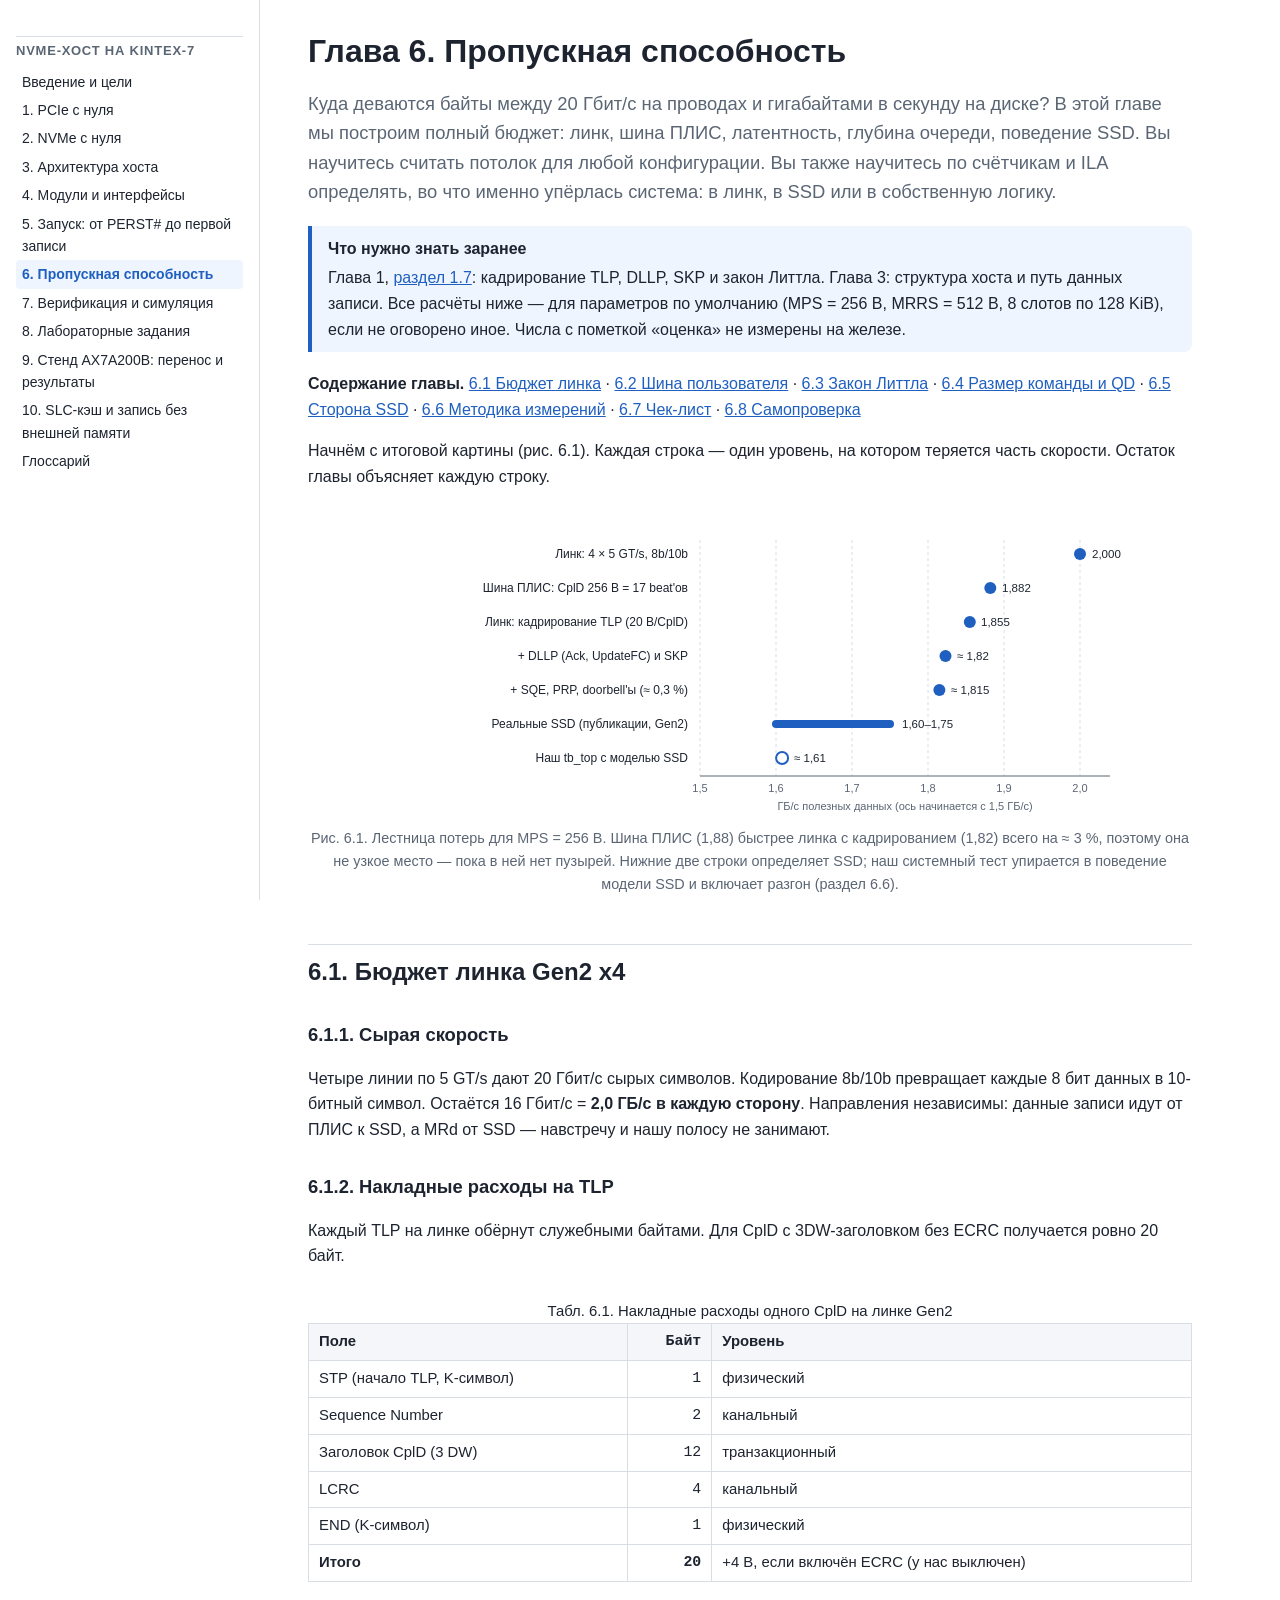
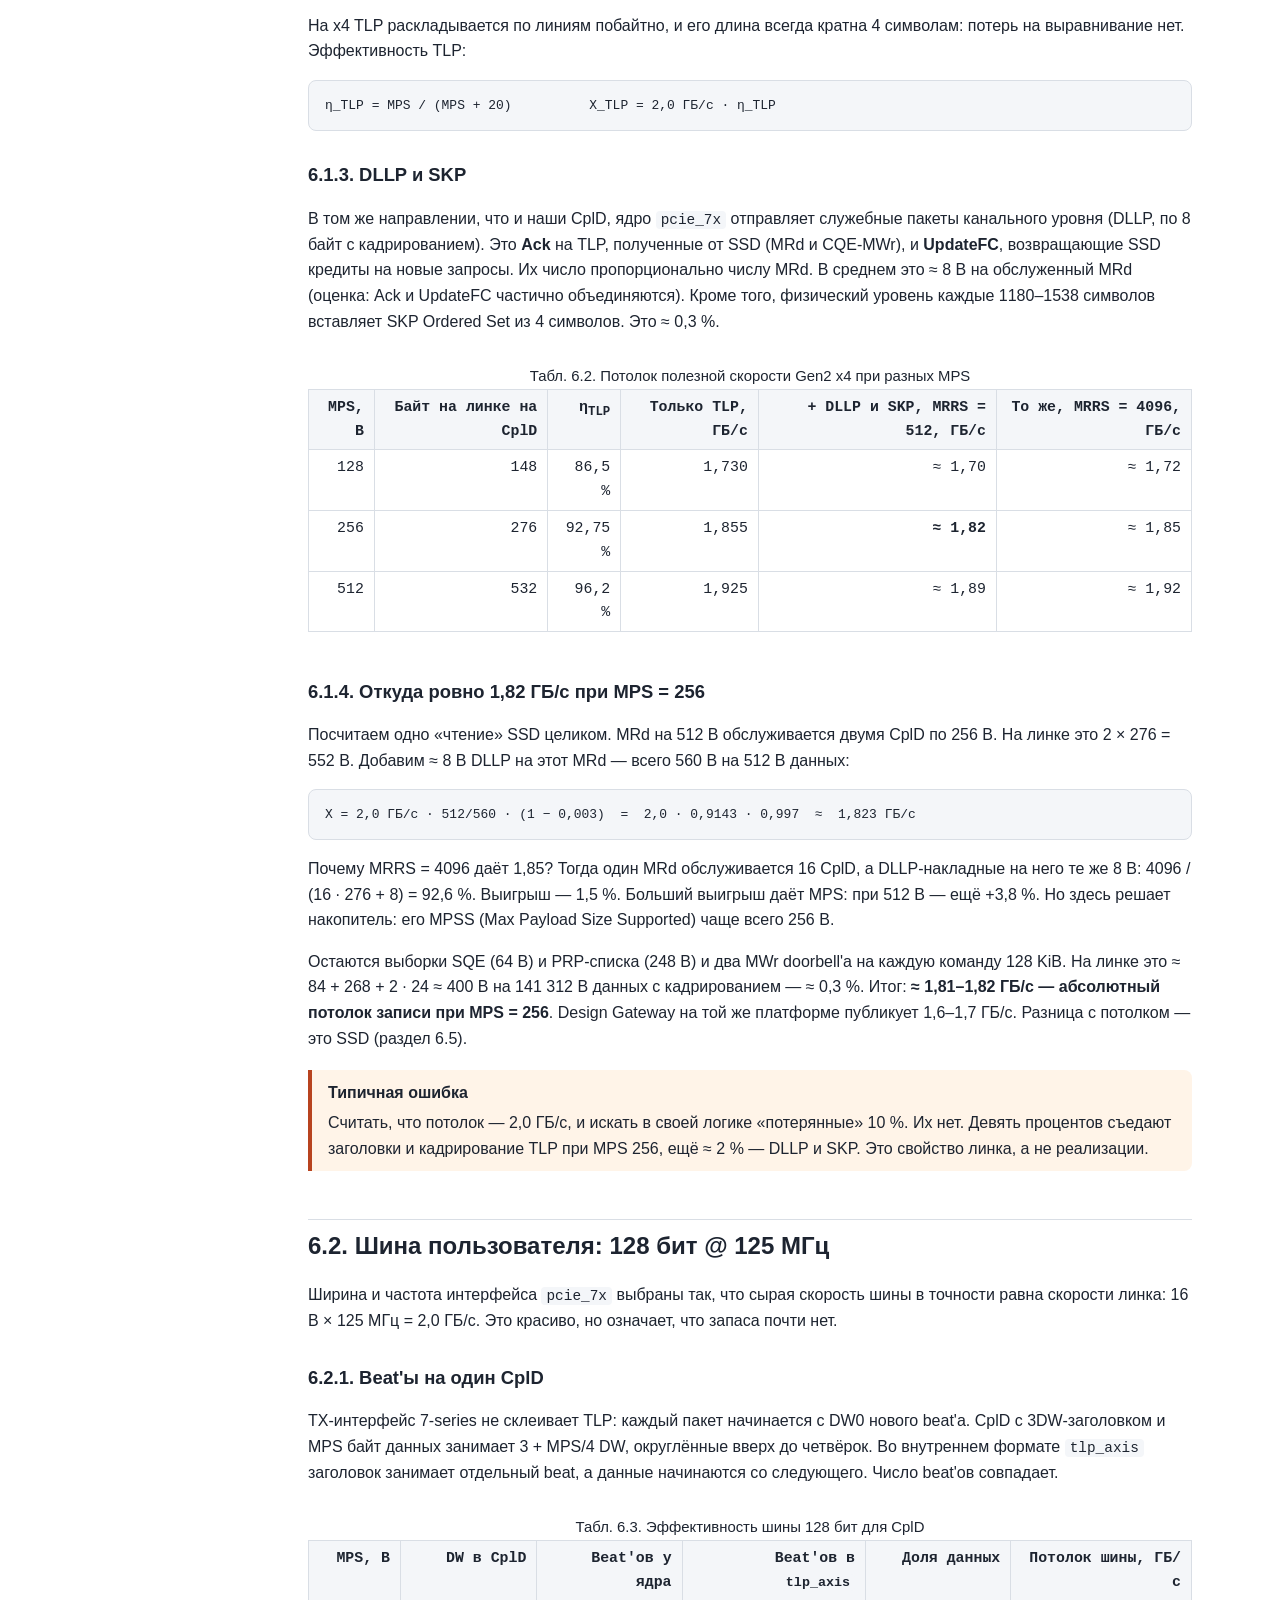
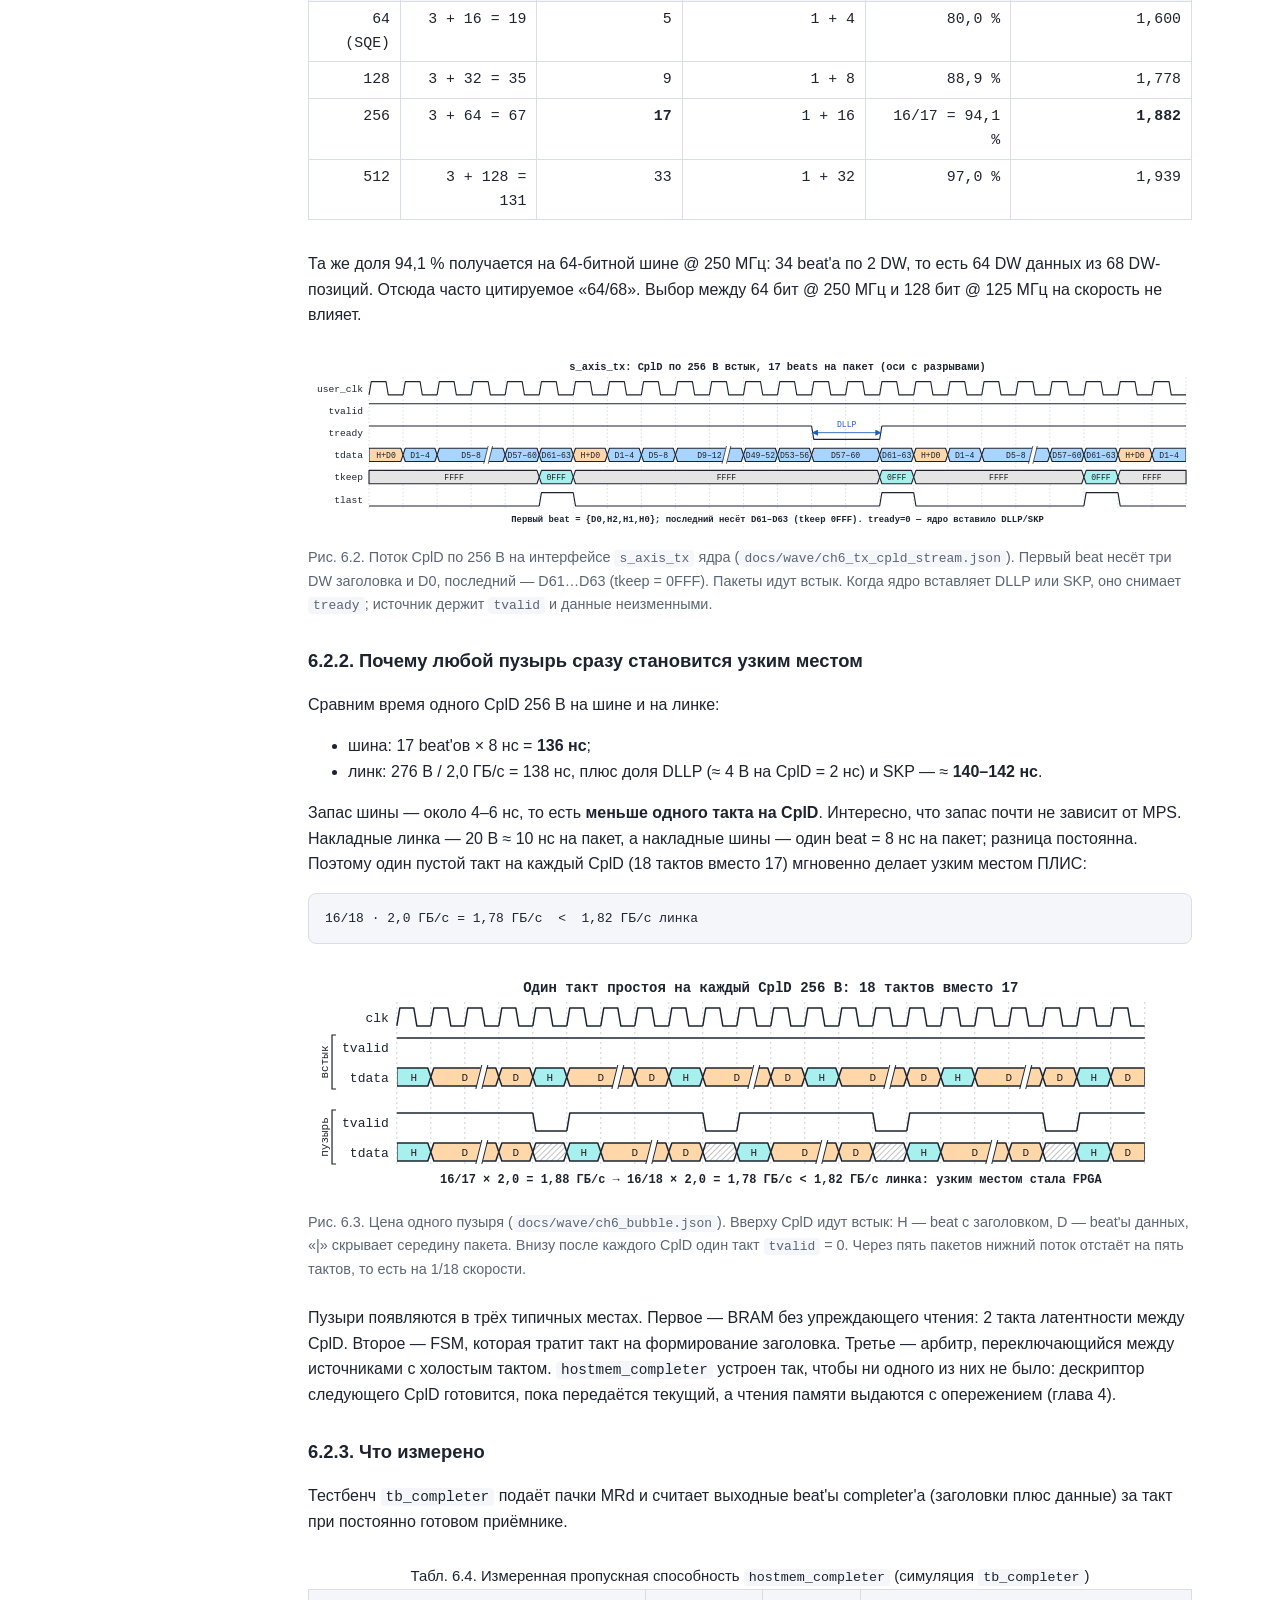
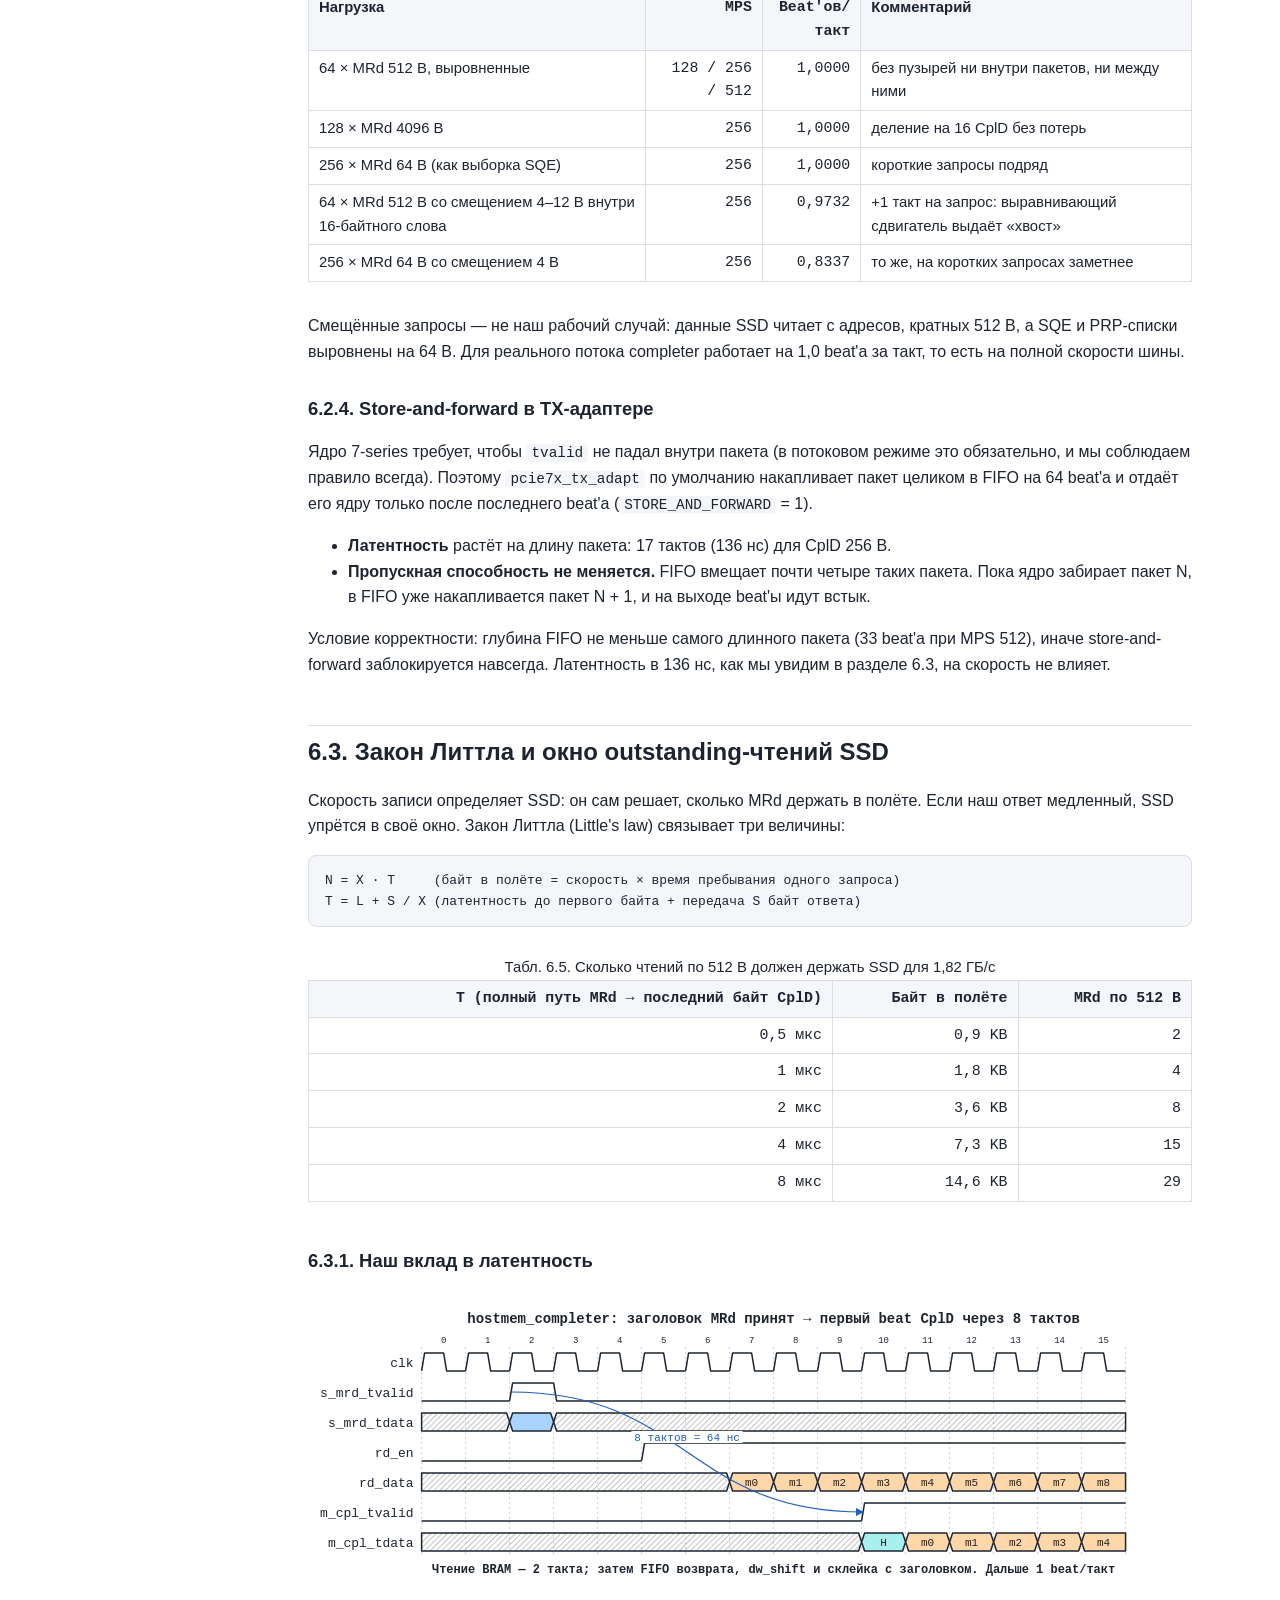
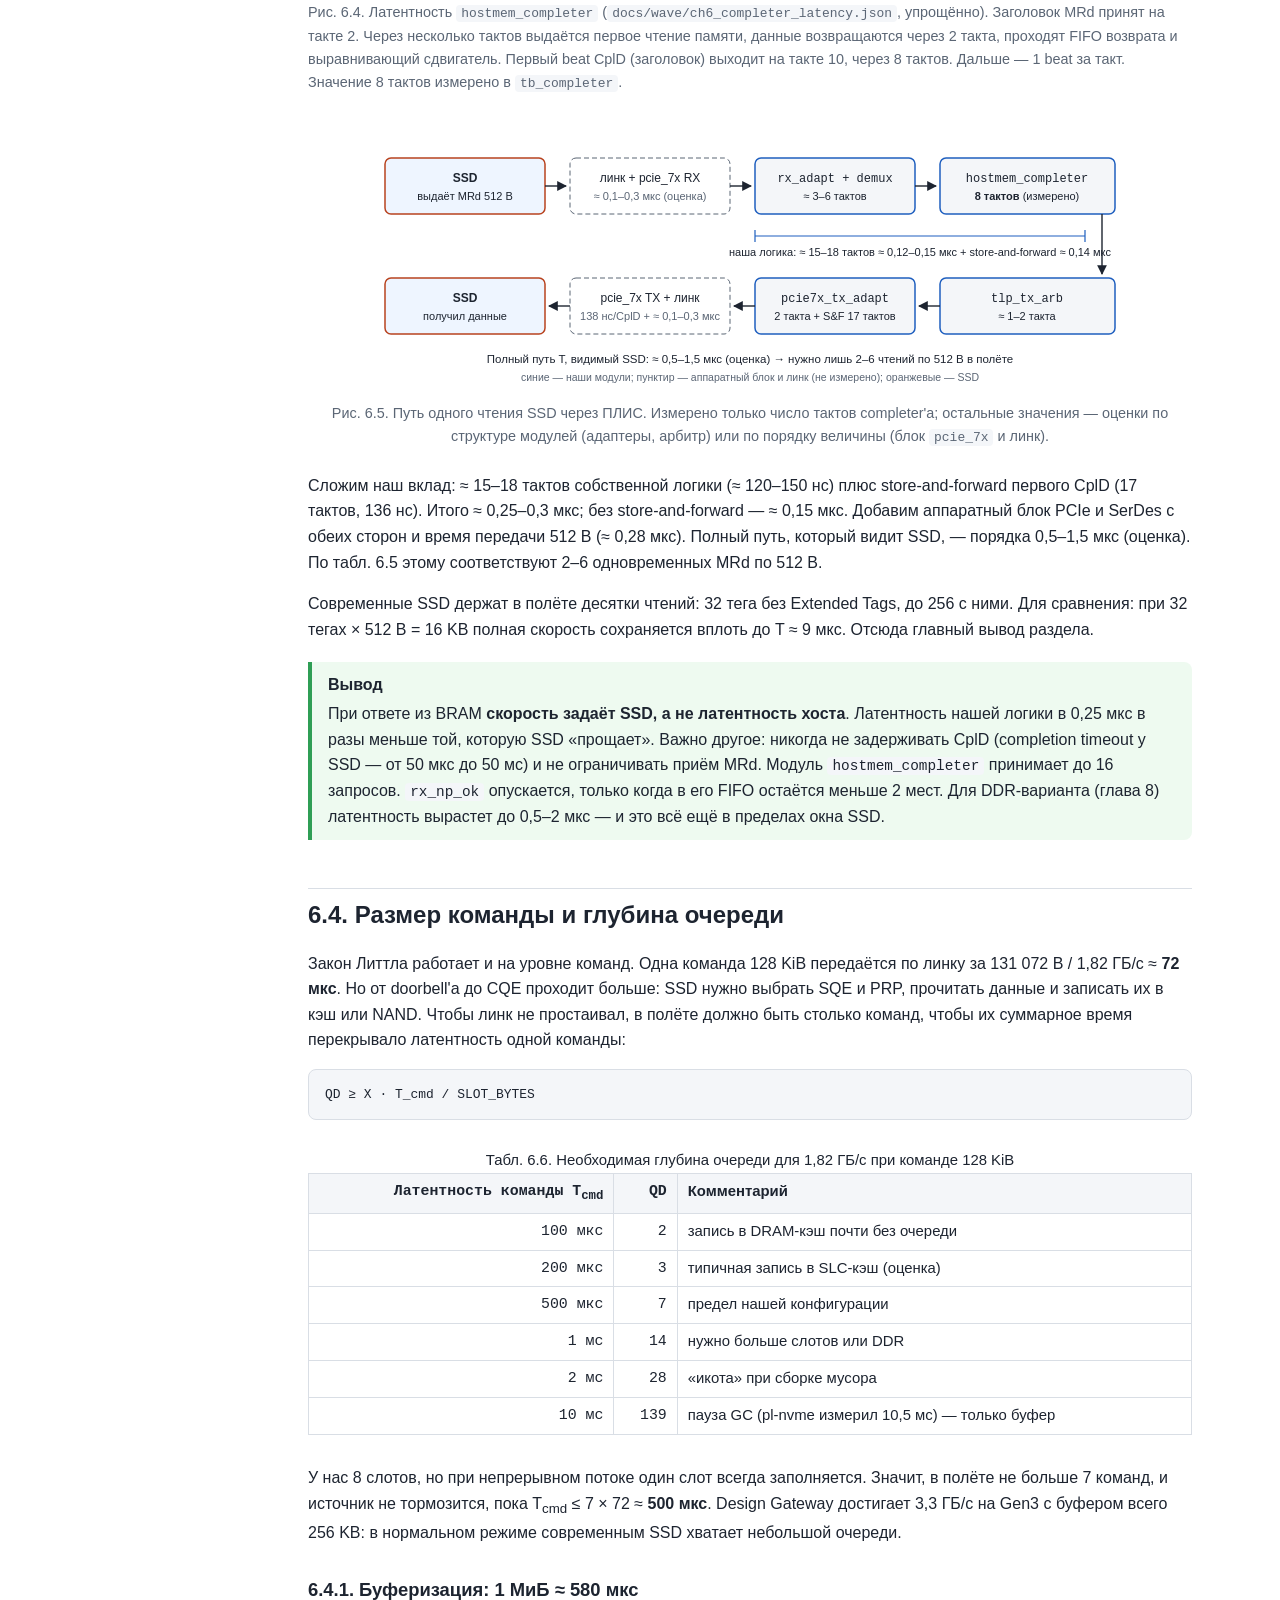
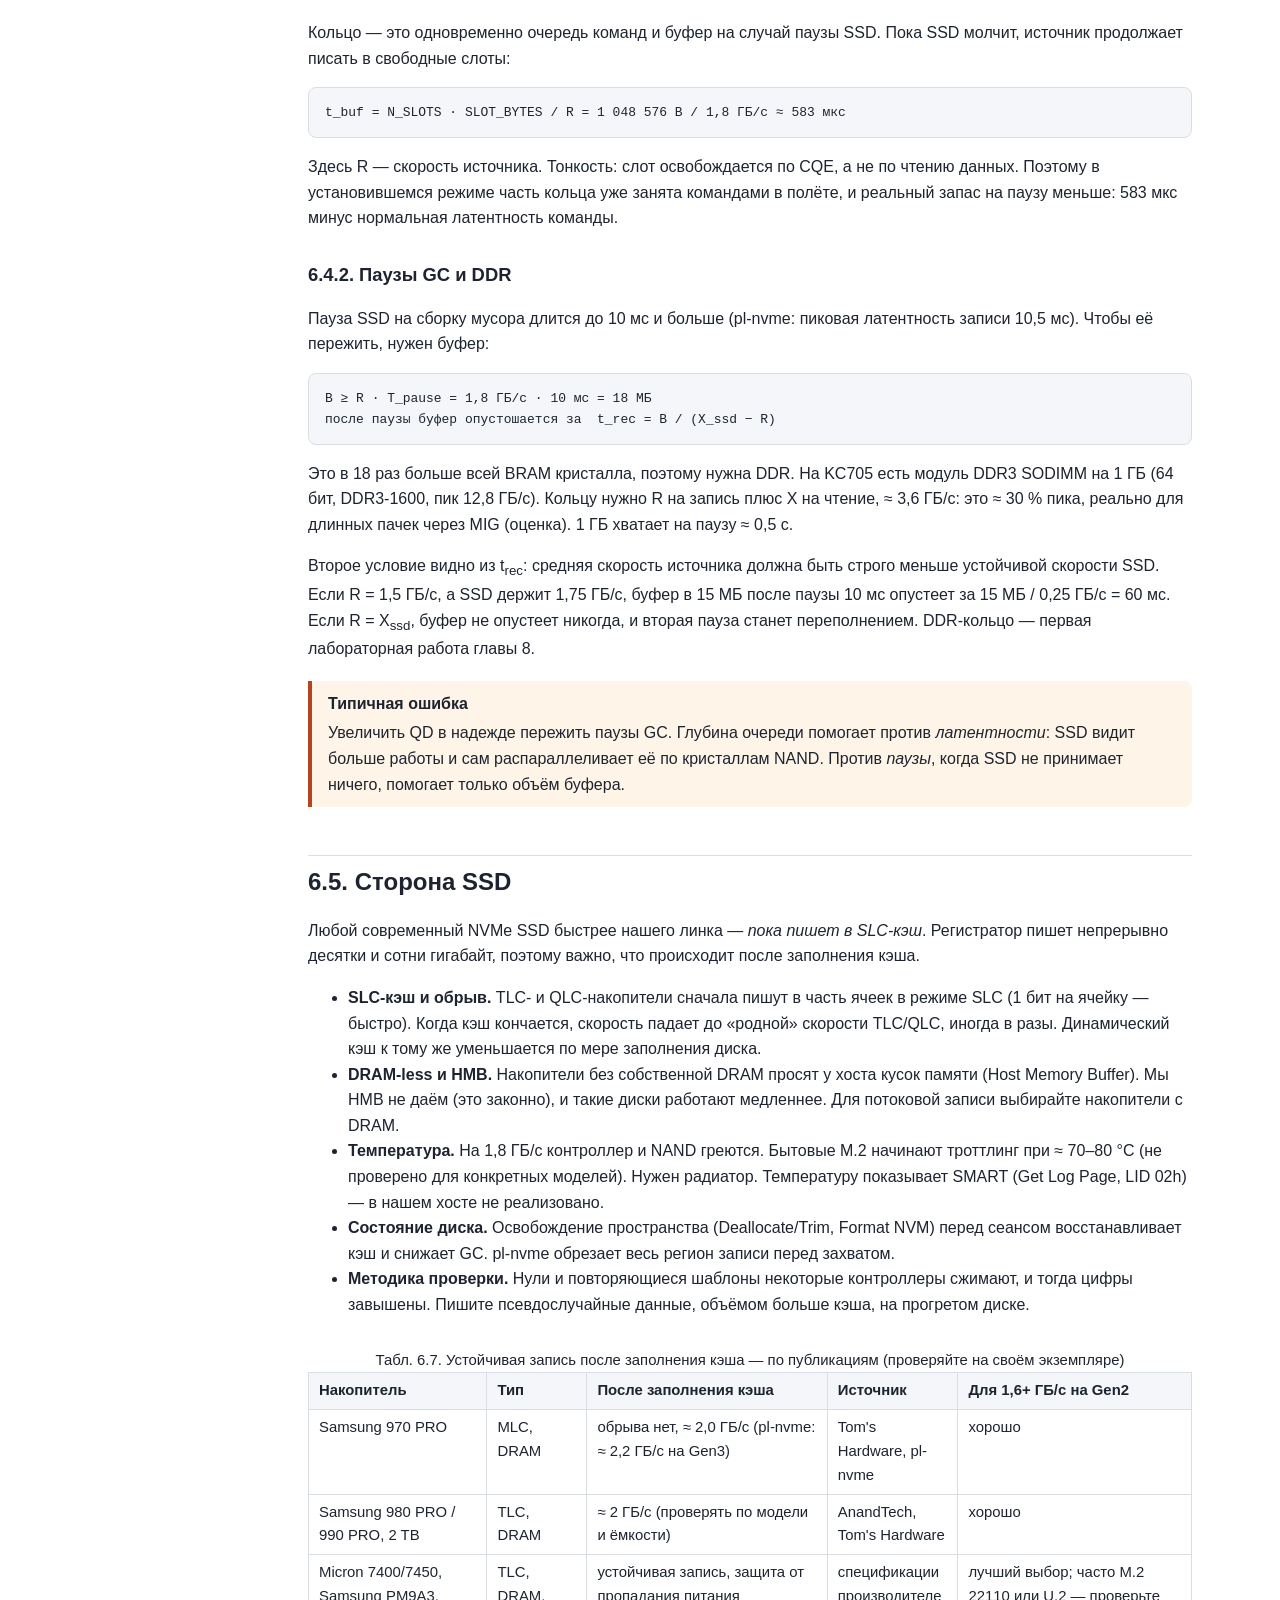
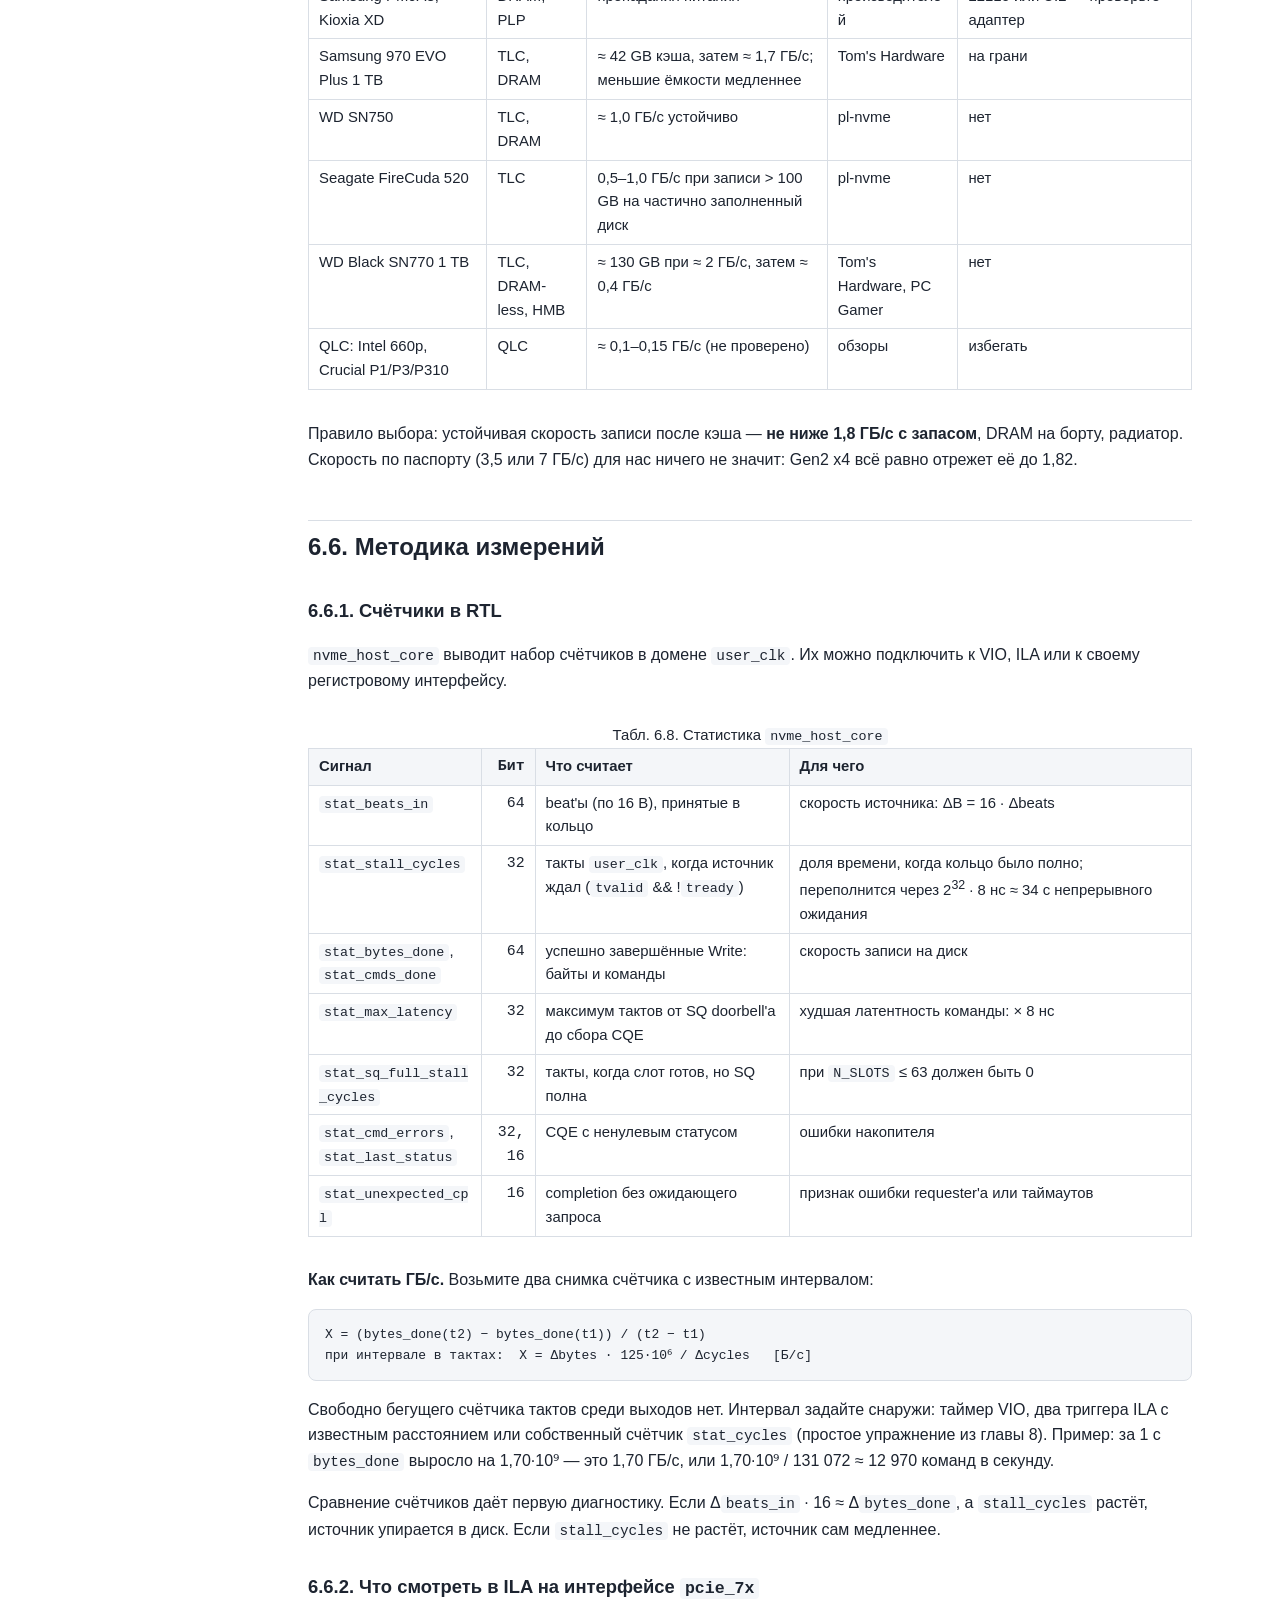
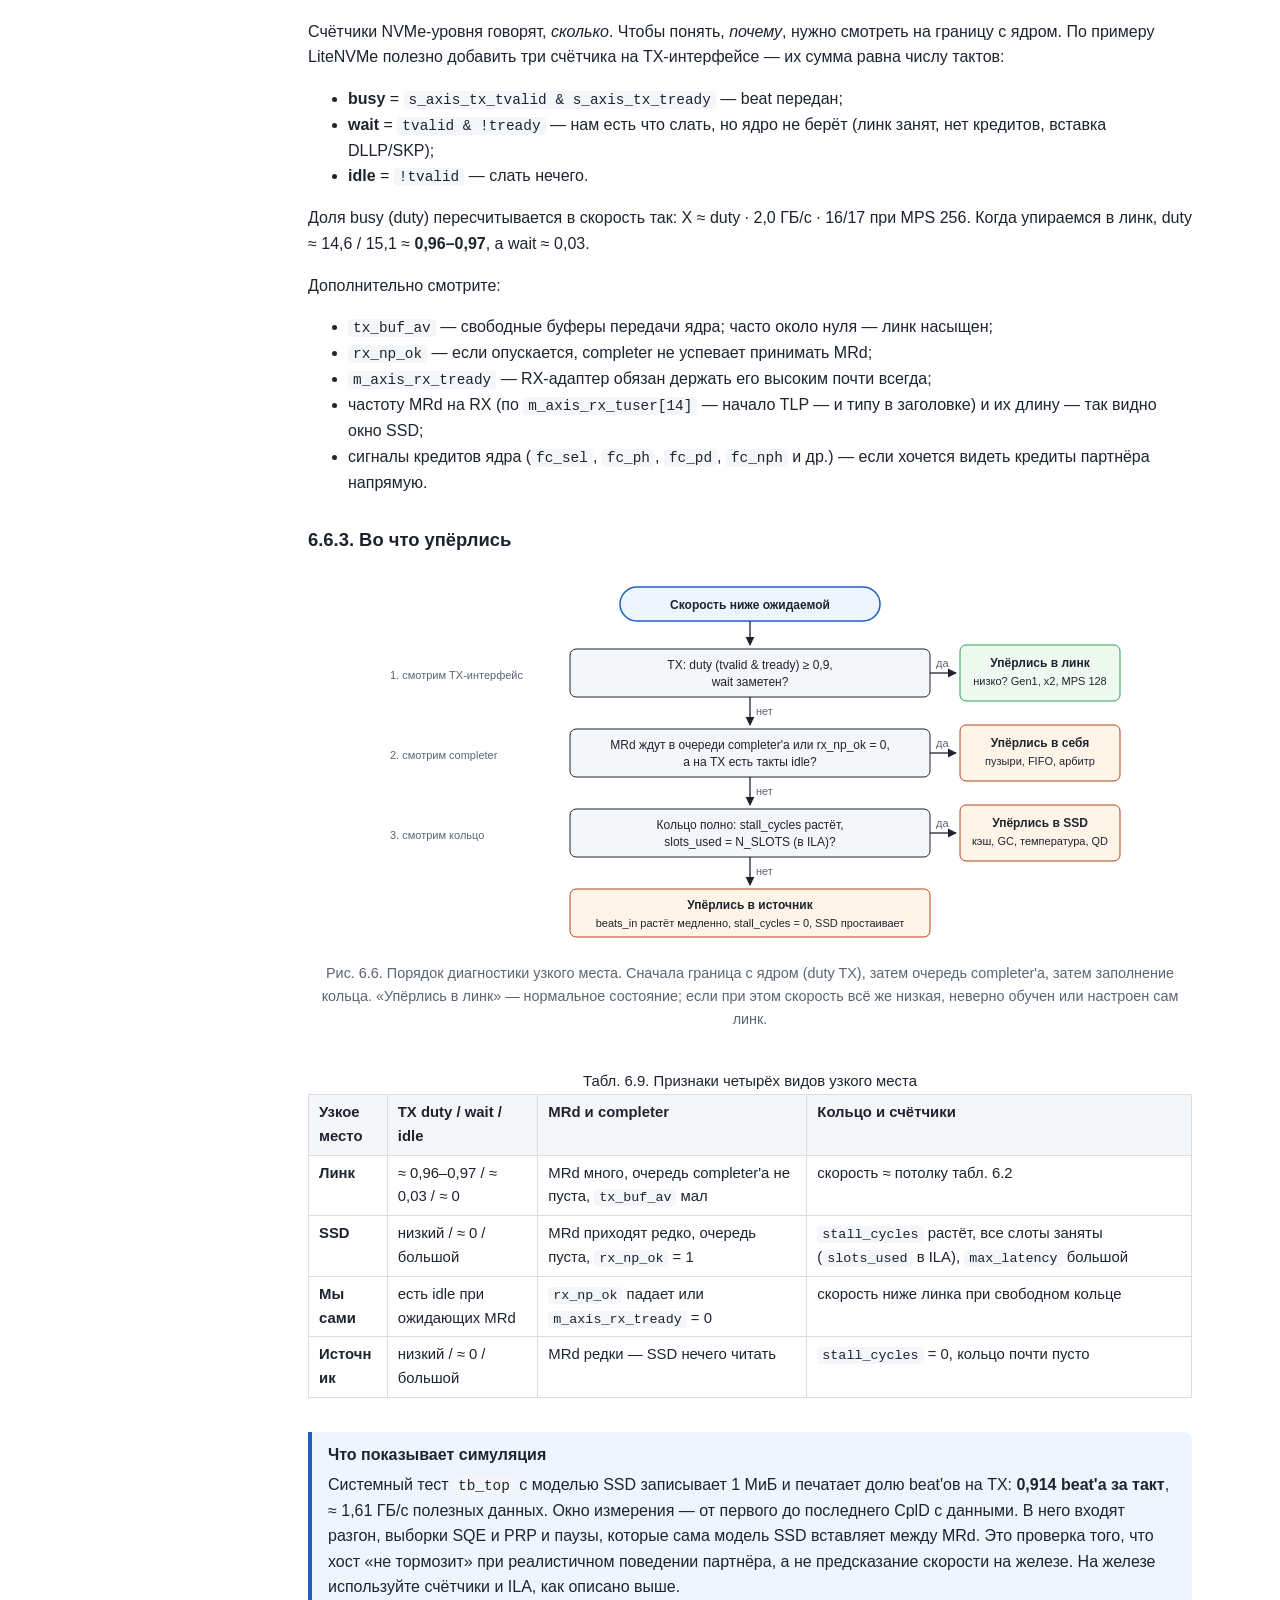
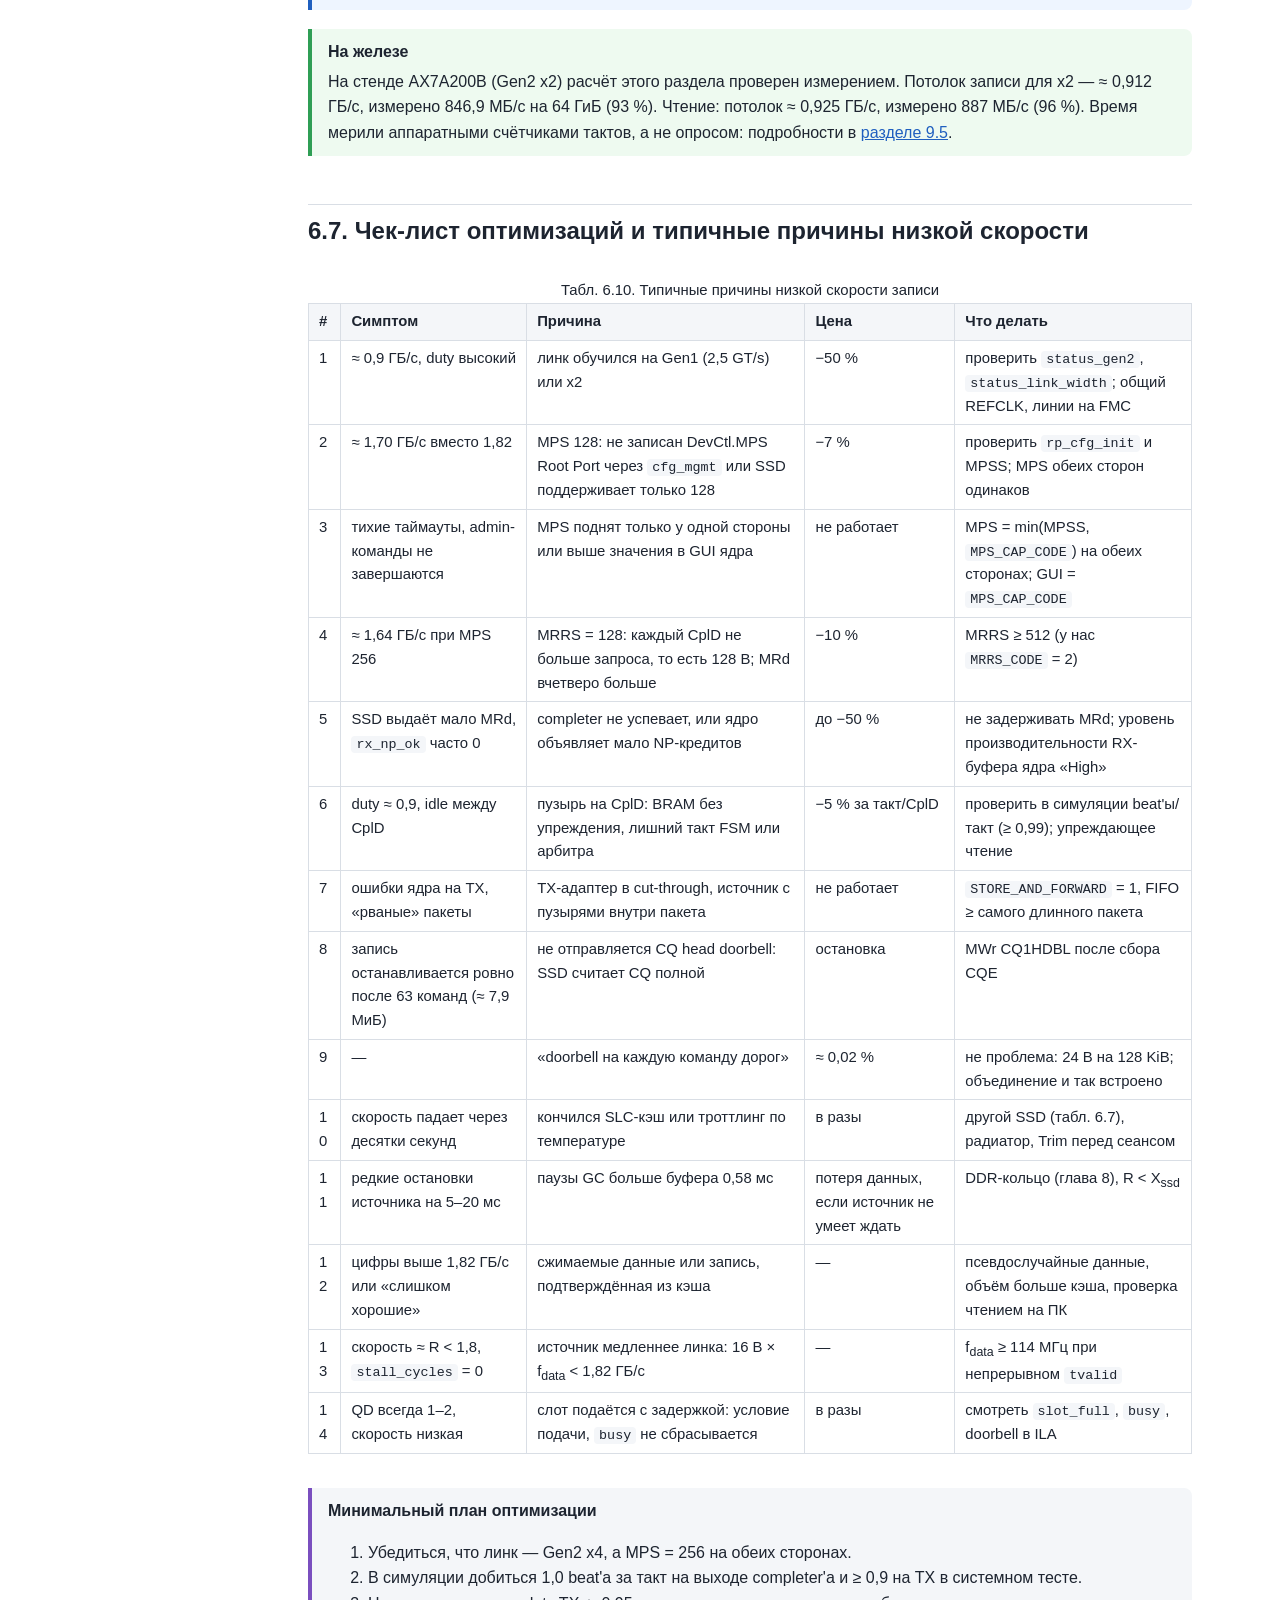
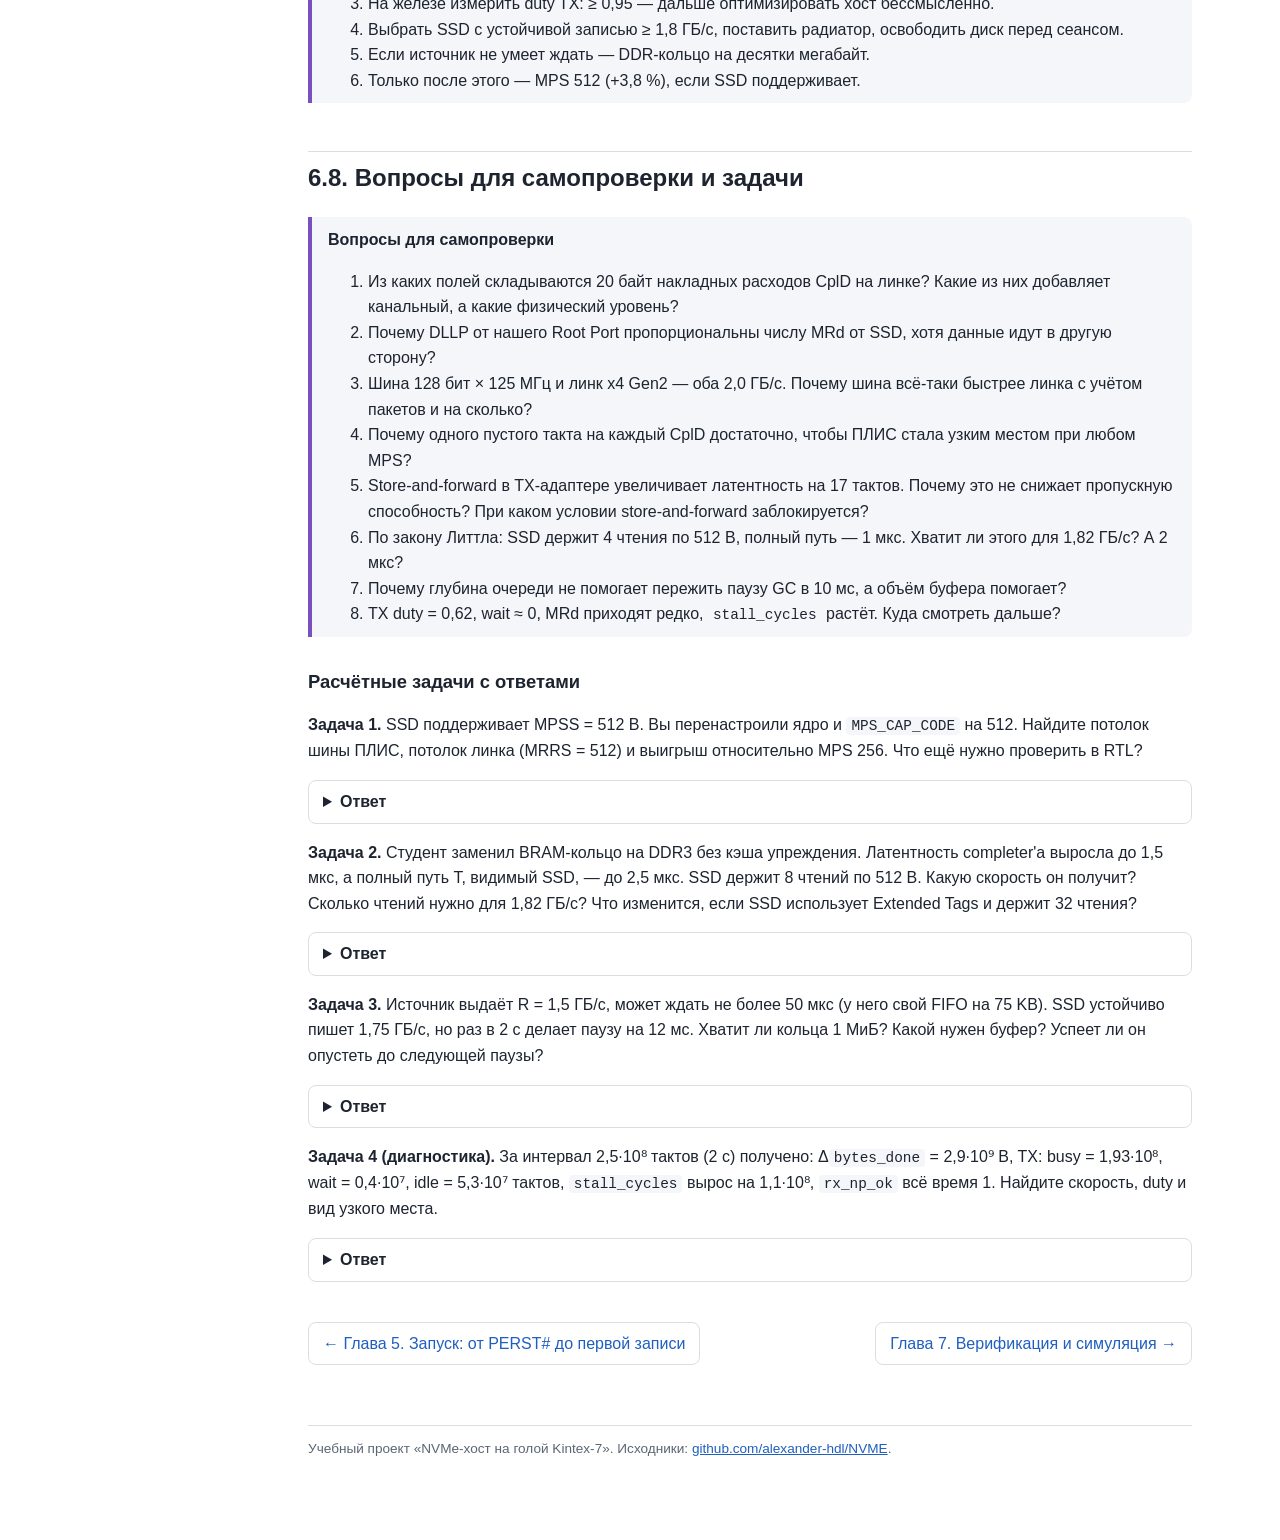
<file: docs/06_performance.html>
<!doctype html>
<html lang="ru">
<head>
<meta charset="utf-8">
<meta name="viewport" content="width=device-width, initial-scale=1">
<title>Глава 6. Пропускная способность</title>
<link rel="stylesheet" href="css/style.css">
</head>
<body>
<div class="layout">
<!-- NAV:BEGIN -->
<nav class="side">
  <h2>NVMe-хост на Kintex-7</h2>
  <ul>
    <li><a href="index.html">Введение и цели</a></li>
    <li><a href="01_pcie_basics.html">1. PCIe с нуля</a></li>
    <li><a href="02_nvme_basics.html">2. NVMe с нуля</a></li>
    <li><a href="03_architecture.html">3. Архитектура хоста</a></li>
    <li><a href="04_modules.html">4. Модули и интерфейсы</a></li>
    <li><a href="05_bringup.html">5. Запуск: от PERST# до первой записи</a></li>
    <li><a href="06_performance.html" class="cur">6. Пропускная способность</a></li>
    <li><a href="07_verification.html">7. Верификация и симуляция</a></li>
    <li><a href="08_lab.html">8. Лабораторные задания</a></li>
    <li><a href="09_ax7a200b.html">9. Стенд AX7A200B: перенос и результаты</a></li>
    <li><a href="10_slc_cache.html">10. SLC-кэш и запись без внешней памяти</a></li>
    <li><a href="glossary.html">Глоссарий</a></li>
  </ul>
</nav>
<!-- NAV:END -->
<main>
<h1>Глава 6. Пропускная способность</h1>
<p class="lead">Куда деваются байты между 20 Гбит/с на проводах и гигабайтами в секунду на диске? В этой главе мы построим полный бюджет: линк, шина ПЛИС, латентность, глубина очереди, поведение SSD. Вы научитесь считать потолок для любой конфигурации. Вы также научитесь по счётчикам и ILA определять, во что именно упёрлась система: в линк, в SSD или в собственную логику.</p>

<div class="box"><span class="t">Что нужно знать заранее</span>
Глава 1, <a href="01_pcie_basics.html#s7">раздел 1.7</a>: кадрирование TLP, DLLP, SKP и закон Литтла. Глава 3: структура хоста и путь данных записи. Все расчёты ниже — для параметров по умолчанию (MPS = 256 B, MRRS = 512 B, 8 слотов по 128 KiB), если не оговорено иное. Числа с пометкой «оценка» не измерены на железе.</div>

<p><b>Содержание главы.</b>
<a href="#s1">6.1 Бюджет линка</a> ·
<a href="#s2">6.2 Шина пользователя</a> ·
<a href="#s3">6.3 Закон Литтла</a> ·
<a href="#s4">6.4 Размер команды и QD</a> ·
<a href="#s5">6.5 Сторона SSD</a> ·
<a href="#s6">6.6 Методика измерений</a> ·
<a href="#s7">6.7 Чек-лист</a> ·
<a href="#s8">6.8 Самопроверка</a></p>

<p>Начнём с итоговой картины (рис. 6.1). Каждая строка — один уровень, на котором теряется часть скорости. Остаток главы объясняет каждую строку.</p>

<figure>
<svg xmlns="http://www.w3.org/2000/svg" viewBox="0 0 760 300" style="width:100%;height:auto;max-width:760px" role="img" aria-label="Лестница потерь пропускной способности от линка до SSD" font-size="12">
<g stroke="var(--border)" stroke-dasharray="3,3">
<line x1="330" y1="26" x2="330" y2="262"/><line x1="406" y1="26" x2="406" y2="262"/><line x1="482" y1="26" x2="482" y2="262"/><line x1="558" y1="26" x2="558" y2="262"/><line x1="634" y1="26" x2="634" y2="262"/><line x1="710" y1="26" x2="710" y2="262"/>
</g>
<line x1="330" y1="262" x2="740" y2="262" stroke="var(--muted)"/>
<g fill="var(--muted)" text-anchor="middle" font-size="11">
<text x="330" y="278">1,5</text><text x="406" y="278">1,6</text><text x="482" y="278">1,7</text><text x="558" y="278">1,8</text><text x="634" y="278">1,9</text><text x="710" y="278">2,0</text>
</g>
<text x="535" y="296" text-anchor="middle" font-size="11" fill="var(--muted)">ГБ/с полезных данных (ось начинается с 1,5 ГБ/с)</text>
<g fill="var(--fg)" text-anchor="end">
<text x="318" y="44">Линк: 4 × 5 GT/s, 8b/10b</text>
<text x="318" y="78">Шина ПЛИС: CplD 256 B = 17 beat'ов</text>
<text x="318" y="112">Линк: кадрирование TLP (20 B/CplD)</text>
<text x="318" y="146">+ DLLP (Ack, UpdateFC) и SKP</text>
<text x="318" y="180">+ SQE, PRP, doorbell'ы (≈ 0,3 %)</text>
<text x="318" y="214">Реальные SSD (публикации, Gen2)</text>
<text x="318" y="248">Наш tb_top с моделью SSD</text>
</g>
<g>
<g><title>2,000 ГБ/с: 20 Гбит/с × 8/10 / 8</title><circle cx="710" cy="40" r="6" fill="var(--accent)"/></g>
<g><title>1,882 ГБ/с: 16/17 × 2,0</title><circle cx="620.3" cy="74" r="6" fill="var(--accent)"/></g>
<g><title>1,855 ГБ/с: 256/276 × 2,0</title><circle cx="599.8" cy="108" r="6" fill="var(--accent)"/></g>
<g><title>≈1,82 ГБ/с: 512/560 × 2,0 × 0,997</title><circle cx="575.5" cy="142" r="6" fill="var(--accent)"/></g>
<g><title>≈1,815 ГБ/с</title><circle cx="569.4" cy="176" r="6" fill="var(--accent)"/></g>
<g><title>1,60–1,75 ГБ/с</title><line x1="406" y1="210" x2="520" y2="210" stroke="var(--accent)" stroke-width="8" stroke-linecap="round"/></g>
<g><title>≈1,61 ГБ/с в окне 1 МиБ, включая разгон</title><circle cx="412.1" cy="244" r="6" fill="var(--bg)" stroke="var(--accent)" stroke-width="2"/></g>
</g>
<g fill="var(--fg)" font-size="11.5">
<text x="722" y="44">2,000</text>
<text x="632" y="78">1,882</text>
<text x="611" y="112">1,855</text>
<text x="587" y="146">≈ 1,82</text>
<text x="581" y="180">≈ 1,815</text>
<text x="532" y="214">1,60–1,75</text>
<text x="424" y="248">≈ 1,61</text>
</g>
</svg>
<figcaption>Рис. 6.1. Лестница потерь для MPS = 256 B. Шина ПЛИС (1,88) быстрее линка с кадрированием (1,82) всего на ≈ 3 %, поэтому она не узкое место — пока в ней нет пузырей. Нижние две строки определяет SSD; наш системный тест упирается в поведение модели SSD и включает разгон (раздел 6.6).</figcaption>
</figure>

<!-- ============================================================ -->
<h2 id="s1">6.1. Бюджет линка Gen2 x4</h2>

<h3>6.1.1. Сырая скорость</h3>
<p>Четыре линии по 5 GT/s дают 20 Гбит/с сырых символов. Кодирование 8b/10b превращает каждые 8 бит данных в 10-битный символ. Остаётся 16 Гбит/с = <b>2,0 ГБ/с в каждую сторону</b>. Направления независимы: данные записи идут от ПЛИС к SSD, а MRd от SSD — навстречу и нашу полосу не занимают.</p>

<h3>6.1.2. Накладные расходы на TLP</h3>
<p>Каждый TLP на линке обёрнут служебными байтами. Для CplD с 3DW-заголовком без ECRC получается ровно 20 байт.</p>

<div style="overflow-x:auto"><table>
<caption>Табл. 6.1. Накладные расходы одного CplD на линке Gen2</caption>
<tr><th>Поле</th><th class="num">Байт</th><th>Уровень</th></tr>
<tr><td>STP (начало TLP, K-символ)</td><td class="num">1</td><td>физический</td></tr>
<tr><td>Sequence Number</td><td class="num">2</td><td>канальный</td></tr>
<tr><td>Заголовок CplD (3 DW)</td><td class="num">12</td><td>транзакционный</td></tr>
<tr><td>LCRC</td><td class="num">4</td><td>канальный</td></tr>
<tr><td>END (K-символ)</td><td class="num">1</td><td>физический</td></tr>
<tr><td><b>Итого</b></td><td class="num"><b>20</b></td><td>+4 B, если включён ECRC (у нас выключен)</td></tr>
</table></div>

<p>На x4 TLP раскладывается по линиям побайтно, и его длина всегда кратна 4 символам: потерь на выравнивание нет. Эффективность TLP:</p>
<pre><code>η_TLP = MPS / (MPS + 20)          X_TLP = 2,0 ГБ/с · η_TLP</code></pre>

<h3>6.1.3. DLLP и SKP</h3>
<p>В том же направлении, что и наши CplD, ядро <code>pcie_7x</code> отправляет служебные пакеты канального уровня (DLLP, по 8 байт с кадрированием). Это <b>Ack</b> на TLP, полученные от SSD (MRd и CQE-MWr), и <b>UpdateFC</b>, возвращающие SSD кредиты на новые запросы. Их число пропорционально числу MRd. В среднем это ≈ 8 B на обслуженный MRd (оценка: Ack и UpdateFC частично объединяются). Кроме того, физический уровень каждые 1180–1538 символов вставляет SKP Ordered Set из 4 символов. Это ≈ 0,3 %.</p>

<div style="overflow-x:auto"><table>
<caption>Табл. 6.2. Потолок полезной скорости Gen2 x4 при разных MPS</caption>
<tr><th class="num">MPS, B</th><th class="num">Байт на линке на CplD</th><th class="num">η<sub>TLP</sub></th><th class="num">Только TLP, ГБ/с</th><th class="num">+ DLLP и SKP, MRRS = 512, ГБ/с</th><th class="num">То же, MRRS = 4096, ГБ/с</th></tr>
<tr><td class="num">128</td><td class="num">148</td><td class="num">86,5 %</td><td class="num">1,730</td><td class="num">≈ 1,70</td><td class="num">≈ 1,72</td></tr>
<tr><td class="num">256</td><td class="num">276</td><td class="num">92,75 %</td><td class="num">1,855</td><td class="num"><b>≈ 1,82</b></td><td class="num">≈ 1,85</td></tr>
<tr><td class="num">512</td><td class="num">532</td><td class="num">96,2 %</td><td class="num">1,925</td><td class="num">≈ 1,89</td><td class="num">≈ 1,92</td></tr>
</table></div>

<h3>6.1.4. Откуда ровно 1,82 ГБ/с при MPS = 256</h3>
<p>Посчитаем одно «чтение» SSD целиком. MRd на 512 B обслуживается двумя CplD по 256 B. На линке это 2 × 276 = 552 B. Добавим ≈ 8 B DLLP на этот MRd — всего 560 B на 512 B данных:</p>
<pre><code>X = 2,0 ГБ/с · 512/560 · (1 − 0,003)  =  2,0 · 0,9143 · 0,997  ≈  1,823 ГБ/с</code></pre>
<p>Почему MRRS = 4096 даёт 1,85? Тогда один MRd обслуживается 16 CplD, а DLLP-накладные на него те же 8 B: 4096 / (16 · 276 + 8) = 92,6 %. Выигрыш — 1,5 %. Больший выигрыш даёт MPS: при 512 B — ещё +3,8 %. Но здесь решает накопитель: его MPSS (Max Payload Size Supported) чаще всего 256 B.</p>

<p>Остаются выборки SQE (64 B) и PRP-списка (248 B) и два MWr doorbell'а на каждую команду 128 KiB. На линке это ≈ 84 + 268 + 2 · 24 ≈ 400 B на 141 312 B данных с кадрированием — ≈ 0,3 %. Итог: <b>≈ 1,81–1,82 ГБ/с — абсолютный потолок записи при MPS = 256</b>. Design Gateway на той же платформе публикует 1,6–1,7 ГБ/с. Разница с потолком — это SSD (раздел 6.5).</p>

<div class="box warn"><span class="t">Типичная ошибка</span> Считать, что потолок — 2,0 ГБ/с, и искать в своей логике «потерянные» 10 %. Их нет. Девять процентов съедают заголовки и кадрирование TLP при MPS 256, ещё ≈ 2 % — DLLP и SKP. Это свойство линка, а не реализации.</div>

<!-- ============================================================ -->
<h2 id="s2">6.2. Шина пользователя: 128 бит @ 125 МГц</h2>

<p>Ширина и частота интерфейса <code>pcie_7x</code> выбраны так, что сырая скорость шины в точности равна скорости линка: 16 B × 125 МГц = 2,0 ГБ/с. Это красиво, но означает, что запаса почти нет.</p>

<h3>6.2.1. Beat'ы на один CplD</h3>
<p>TX-интерфейс 7-series не склеивает TLP: каждый пакет начинается с DW0 нового beat'а. CplD с 3DW-заголовком и MPS байт данных занимает 3 + MPS/4 DW, округлённые вверх до четвёрок. Во внутреннем формате <code>tlp_axis</code> заголовок занимает отдельный beat, а данные начинаются со следующего. Число beat'ов совпадает.</p>

<div style="overflow-x:auto"><table>
<caption>Табл. 6.3. Эффективность шины 128 бит для CplD</caption>
<tr><th class="num">MPS, B</th><th class="num">DW в CplD</th><th class="num">Beat'ов у ядра</th><th class="num">Beat'ов в <code>tlp_axis</code></th><th class="num">Доля данных</th><th class="num">Потолок шины, ГБ/с</th></tr>
<tr><td class="num">64 (SQE)</td><td class="num">3 + 16 = 19</td><td class="num">5</td><td class="num">1 + 4</td><td class="num">80,0 %</td><td class="num">1,600</td></tr>
<tr><td class="num">128</td><td class="num">3 + 32 = 35</td><td class="num">9</td><td class="num">1 + 8</td><td class="num">88,9 %</td><td class="num">1,778</td></tr>
<tr><td class="num">256</td><td class="num">3 + 64 = 67</td><td class="num"><b>17</b></td><td class="num">1 + 16</td><td class="num">16/17 = 94,1 %</td><td class="num"><b>1,882</b></td></tr>
<tr><td class="num">512</td><td class="num">3 + 128 = 131</td><td class="num">33</td><td class="num">1 + 32</td><td class="num">97,0 %</td><td class="num">1,939</td></tr>
</table></div>

<p>Та же доля 94,1 % получается на 64-битной шине @ 250 МГц: 34 beat'а по 2 DW, то есть 64 DW данных из 68 DW-позиций. Отсюда часто цитируемое «64/68». Выбор между 64 бит @ 250 МГц и 128 бит @ 125 МГц на скорость не влияет.</p>

<figure class="wave">
<!--WAVE:ch6_tx_cpld_stream-->
<svg xmlns="http://www.w3.org/2000/svg" width="1194.4" height="244" viewBox="0 0 1194.4 244" font-family="monospace" role="img" style="max-width:100%;height:auto"><defs><pattern id="wvdc7725h" width="4" height="4" patternUnits="userSpaceOnUse" patternTransform="rotate(45)"><line x1="0" y1="0" x2="0" y2="4" stroke="var(--wave-x, #888)" stroke-width="1"/></pattern><marker id="wvdc7725a" viewBox="0 0 8 8" refX="7" refY="4" markerWidth="7" markerHeight="7" orient="auto-start-reverse"><path d="M0,0 L8,4 L0,8 z" fill="var(--wave-edge, #2a6fb0)" stroke="none"/></marker><mask id="wvdc7725m3" maskUnits="userSpaceOnUse" x="82.4" y="124" width="1104" height="30"><rect x="82.4" y="124" width="1104" height="30" fill="#fff"/><polygon points="237.4,154 243.4,154 249.4,124 243.4,124" fill="#000"/><polygon points="559.4,154 565.4,154 571.4,124 565.4,124" fill="#000"/><polygon points="973.4,154 979.4,154 985.4,124 979.4,124" fill="#000"/></mask></defs><path d="M82.4,34 V214 M128.4,34 V214 M174.4,34 V214 M220.4,34 V214 M266.4,34 V214 M312.4,34 V214 M358.4,34 V214 M404.4,34 V214 M450.4,34 V214 M496.4,34 V214 M542.4,34 V214 M588.4,34 V214 M634.4,34 V214 M680.4,34 V214 M726.4,34 V214 M772.4,34 V214 M818.4,34 V214 M864.4,34 V214 M910.4,34 V214 M956.4,34 V214 M1002.4,34 V214 M1048.4,34 V214 M1094.4,34 V214 M1140.4,34 V214 M1186.4,34 V214" stroke="var(--wave-grid, rgba(128,128,128,.3))" stroke-width="1" stroke-dasharray="2,3" fill="none"/><text x="74.4" y="53.55" font-size="13" text-anchor="end" fill="var(--wave-fg, #222)" stroke="none">user_clk</text><g stroke="var(--wave-fg, #222)" stroke-width="1.5" stroke-linejoin="round"><path d="M82.4,58 L85.4,40 L105.4,40 L108.4,58 L128.4,58 M128.4,58 L131.4,40 L151.4,40 L154.4,58 L174.4,58 M174.4,58 L177.4,40 L197.4,40 L200.4,58 L220.4,58 M220.4,58 L223.4,40 L243.4,40 L246.4,58 L266.4,58 M266.4,58 L269.4,40 L289.4,40 L292.4,58 L312.4,58 M312.4,58 L315.4,40 L335.4,40 L338.4,58 L358.4,58 M358.4,58 L361.4,40 L381.4,40 L384.4,58 L404.4,58 M404.4,58 L407.4,40 L427.4,40 L430.4,58 L450.4,58 M450.4,58 L453.4,40 L473.4,40 L476.4,58 L496.4,58 M496.4,58 L499.4,40 L519.4,40 L522.4,58 L542.4,58 M542.4,58 L545.4,40 L565.4,40 L568.4,58 L588.4,58 M588.4,58 L591.4,40 L611.4,40 L614.4,58 L634.4,58 M634.4,58 L637.4,40 L657.4,40 L660.4,58 L680.4,58 M680.4,58 L683.4,40 L703.4,40 L706.4,58 L726.4,58 M726.4,58 L729.4,40 L749.4,40 L752.4,58 L772.4,58 M772.4,58 L775.4,40 L795.4,40 L798.4,58 L818.4,58 M818.4,58 L821.4,40 L841.4,40 L844.4,58 L864.4,58 M864.4,58 L867.4,40 L887.4,40 L890.4,58 L910.4,58 M910.4,58 L913.4,40 L933.4,40 L936.4,58 L956.4,58 M956.4,58 L959.4,40 L979.4,40 L982.4,58 L1002.4,58 M1002.4,58 L1005.4,40 L1025.4,40 L1028.4,58 L1048.4,58 M1048.4,58 L1051.4,40 L1071.4,40 L1074.4,58 L1094.4,58 M1094.4,58 L1097.4,40 L1117.4,40 L1120.4,58 L1140.4,58 M1140.4,58 L1143.4,40 L1163.4,40 L1166.4,58 L1186.4,58" fill="none"/></g><text x="74.4" y="83.55" font-size="13" text-anchor="end" fill="var(--wave-fg, #222)" stroke="none">tvalid</text><g stroke="var(--wave-fg, #222)" stroke-width="1.5" stroke-linejoin="round"><path d="M82.4,70 L1186.4,70" fill="none"/></g><text x="74.4" y="113.55" font-size="13" text-anchor="end" fill="var(--wave-fg, #222)" stroke="none">tready</text><g stroke="var(--wave-fg, #222)" stroke-width="1.5" stroke-linejoin="round"><path d="M82.4,100 L680.4,100 M680.4,100 L683.4,118 L772.4,118 M772.4,118 L775.4,100 L1186.4,100" fill="none"/></g><text x="74.4" y="143.55" font-size="13" text-anchor="end" fill="var(--wave-fg, #222)" stroke="none">tdata</text><g mask="url(#wvdc7725m3)"><g stroke="var(--wave-fg, #222)" stroke-width="1.5" stroke-linejoin="round"><polygon points="82.4,148 82.4,130 125.4,130 128.4,139 125.4,148" fill="#ffd7a8"/><text x="105.4" y="142.85" font-size="11" text-anchor="middle" fill="#222" stroke="none">H+D0</text><polygon points="131.4,148 128.4,139 131.4,130 171.4,130 174.4,139 171.4,148" fill="#a8d4ff"/><text x="151.4" y="142.85" font-size="11" text-anchor="middle" fill="#222" stroke="none">D1–4</text><polygon points="177.4,148 174.4,139 177.4,130 263.4,130 266.4,139 263.4,148" fill="#a8d4ff"/><text x="220.4" y="142.85" font-size="11" text-anchor="middle" fill="#222" stroke="none">D5–8</text><polygon points="269.4,148 266.4,139 269.4,130 309.4,130 312.4,139 309.4,148" fill="#a8d4ff"/><text x="289.4" y="142.85" font-size="11" text-anchor="middle" fill="#222" stroke="none">D57–60</text><polygon points="315.4,148 312.4,139 315.4,130 355.4,130 358.4,139 355.4,148" fill="#a8d4ff"/><text x="335.4" y="142.85" font-size="11" text-anchor="middle" fill="#222" stroke="none">D61–63</text><polygon points="361.4,148 358.4,139 361.4,130 401.4,130 404.4,139 401.4,148" fill="#ffd7a8"/><text x="381.4" y="142.85" font-size="11" text-anchor="middle" fill="#222" stroke="none">H+D0</text><polygon points="407.4,148 404.4,139 407.4,130 447.4,130 450.4,139 447.4,148" fill="#a8d4ff"/><text x="427.4" y="142.85" font-size="11" text-anchor="middle" fill="#222" stroke="none">D1–4</text><polygon points="453.4,148 450.4,139 453.4,130 493.4,130 496.4,139 493.4,148" fill="#a8d4ff"/><text x="473.4" y="142.85" font-size="11" text-anchor="middle" fill="#222" stroke="none">D5–8</text><polygon points="499.4,148 496.4,139 499.4,130 585.4,130 588.4,139 585.4,148" fill="#a8d4ff"/><text x="542.4" y="142.85" font-size="11" text-anchor="middle" fill="#222" stroke="none">D9–12</text><polygon points="591.4,148 588.4,139 591.4,130 631.4,130 634.4,139 631.4,148" fill="#a8d4ff"/><text x="611.4" y="142.85" font-size="11" text-anchor="middle" fill="#222" stroke="none">D49–52</text><polygon points="637.4,148 634.4,139 637.4,130 677.4,130 680.4,139 677.4,148" fill="#a8d4ff"/><text x="657.4" y="142.85" font-size="11" text-anchor="middle" fill="#222" stroke="none">D53–56</text><polygon points="683.4,148 680.4,139 683.4,130 769.4,130 772.4,139 769.4,148" fill="#a8d4ff"/><text x="726.4" y="142.85" font-size="11" text-anchor="middle" fill="#222" stroke="none">D57–60</text><polygon points="775.4,148 772.4,139 775.4,130 815.4,130 818.4,139 815.4,148" fill="#a8d4ff"/><text x="795.4" y="142.85" font-size="11" text-anchor="middle" fill="#222" stroke="none">D61–63</text><polygon points="821.4,148 818.4,139 821.4,130 861.4,130 864.4,139 861.4,148" fill="#ffd7a8"/><text x="841.4" y="142.85" font-size="11" text-anchor="middle" fill="#222" stroke="none">H+D0</text><polygon points="867.4,148 864.4,139 867.4,130 907.4,130 910.4,139 907.4,148" fill="#a8d4ff"/><text x="887.4" y="142.85" font-size="11" text-anchor="middle" fill="#222" stroke="none">D1–4</text><polygon points="913.4,148 910.4,139 913.4,130 999.4,130 1002.4,139 999.4,148" fill="#a8d4ff"/><text x="956.4" y="142.85" font-size="11" text-anchor="middle" fill="#222" stroke="none">D5–8</text><polygon points="1005.4,148 1002.4,139 1005.4,130 1045.4,130 1048.4,139 1045.4,148" fill="#a8d4ff"/><text x="1025.4" y="142.85" font-size="11" text-anchor="middle" fill="#222" stroke="none">D57–60</text><polygon points="1051.4,148 1048.4,139 1051.4,130 1091.4,130 1094.4,139 1091.4,148" fill="#a8d4ff"/><text x="1071.4" y="142.85" font-size="11" text-anchor="middle" fill="#222" stroke="none">D61–63</text><polygon points="1097.4,148 1094.4,139 1097.4,130 1137.4,130 1140.4,139 1137.4,148" fill="#ffd7a8"/><text x="1117.4" y="142.85" font-size="11" text-anchor="middle" fill="#222" stroke="none">H+D0</text><polygon points="1143.4,148 1140.4,139 1143.4,130 1186.4,130 1186.4,148" fill="#a8d4ff"/><text x="1163.4" y="142.85" font-size="11" text-anchor="middle" fill="#222" stroke="none">D1–4</text></g></g><g stroke="var(--wave-fg, #222)" stroke-width="1" fill="none"><path d="M237.4,151 L243.4,127"/><path d="M243.4,151 L249.4,127"/><path d="M559.4,151 L565.4,127"/><path d="M565.4,151 L571.4,127"/><path d="M973.4,151 L979.4,127"/><path d="M979.4,151 L985.4,127"/></g><text x="74.4" y="173.55" font-size="13" text-anchor="end" fill="var(--wave-fg, #222)" stroke="none">tkeep</text><g stroke="var(--wave-fg, #222)" stroke-width="1.5" stroke-linejoin="round"><polygon points="82.4,178 82.4,160 309.4,160 312.4,169 309.4,178" fill="#e4e4e4"/><text x="197.4" y="172.85" font-size="11" text-anchor="middle" fill="#222" stroke="none">FFFF</text><polygon points="315.4,178 312.4,169 315.4,160 355.4,160 358.4,169 355.4,178" fill="#a8f0ee"/><text x="335.4" y="172.85" font-size="11" text-anchor="middle" fill="#222" stroke="none">0FFF</text><polygon points="361.4,178 358.4,169 361.4,160 769.4,160 772.4,169 769.4,178" fill="#e4e4e4"/><text x="565.4" y="172.85" font-size="11" text-anchor="middle" fill="#222" stroke="none">FFFF</text><polygon points="775.4,178 772.4,169 775.4,160 815.4,160 818.4,169 815.4,178" fill="#a8f0ee"/><text x="795.4" y="172.85" font-size="11" text-anchor="middle" fill="#222" stroke="none">0FFF</text><polygon points="821.4,178 818.4,169 821.4,160 1045.4,160 1048.4,169 1045.4,178" fill="#e4e4e4"/><text x="933.4" y="172.85" font-size="11" text-anchor="middle" fill="#222" stroke="none">FFFF</text><polygon points="1051.4,178 1048.4,169 1051.4,160 1091.4,160 1094.4,169 1091.4,178" fill="#a8f0ee"/><text x="1071.4" y="172.85" font-size="11" text-anchor="middle" fill="#222" stroke="none">0FFF</text><polygon points="1097.4,178 1094.4,169 1097.4,160 1186.4,160 1186.4,178" fill="#e4e4e4"/><text x="1140.4" y="172.85" font-size="11" text-anchor="middle" fill="#222" stroke="none">FFFF</text></g><text x="74.4" y="203.55" font-size="13" text-anchor="end" fill="var(--wave-fg, #222)" stroke="none">tlast</text><g stroke="var(--wave-fg, #222)" stroke-width="1.5" stroke-linejoin="round"><path d="M82.4,208 L312.4,208 M312.4,208 L315.4,190 L358.4,190 M358.4,190 L361.4,208 L772.4,208 M772.4,208 L775.4,190 L818.4,190 M818.4,190 L821.4,208 L1048.4,208 M1048.4,208 L1051.4,190 L1094.4,190 M1094.4,190 L1097.4,208 L1186.4,208" fill="none"/></g><g stroke="var(--wave-edge, #2a6fb0)" stroke-width="1.2" fill="none"><path d="M681.9,109 L773.9,109" marker-end="url(#wvdc7725a)" marker-start="url(#wvdc7725a)"/><rect x="710.7" y="91" width="34.4" height="12" rx="3" fill="var(--wave-page-bg, #fff)" stroke="none"/><text x="727.9" y="101" font-size="11" text-anchor="middle" fill="var(--wave-edge, #2a6fb0)" stroke="none">DLLP</text></g><text x="634.4" y="24" font-size="14" text-anchor="middle" fill="var(--wave-fg, #222)" stroke="none" font-weight="600">s_axis_tx: CplD по 256 B встык, 17 beats на пакет (оси с разрывами)</text><text x="634.4" y="230" font-size="12" text-anchor="middle" fill="var(--wave-fg, #222)" stroke="none" font-weight="600">Первый beat = {D0,H2,H1,H0}; последний несёт D61–D63 (tkeep 0FFF). tready=0 — ядро вставило DLLP/SKP</text></svg>
<!--/WAVE:ch6_tx_cpld_stream-->
<figcaption>Рис. 6.2. Поток CplD по 256 B на интерфейсе <code>s_axis_tx</code> ядра (<code>docs/wave/ch6_tx_cpld_stream.json</code>). Первый beat несёт три DW заголовка и D0, последний — D61…D63 (tkeep = 0FFF). Пакеты идут встык. Когда ядро вставляет DLLP или SKP, оно снимает <code>tready</code>; источник держит <code>tvalid</code> и данные неизменными.</figcaption>
</figure>

<h3>6.2.2. Почему любой пузырь сразу становится узким местом</h3>
<p>Сравним время одного CplD 256 B на шине и на линке:</p>
<ul>
<li>шина: 17 beat'ов × 8 нс = <b>136 нс</b>;</li>
<li>линк: 276 B / 2,0 ГБ/с = 138 нс, плюс доля DLLP (≈ 4 B на CplD = 2 нс) и SKP — ≈ <b>140–142 нс</b>.</li>
</ul>
<p>Запас шины — около 4–6 нс, то есть <b>меньше одного такта на CplD</b>. Интересно, что запас почти не зависит от MPS. Накладные линка — 20 B ≈ 10 нс на пакет, а накладные шины — один beat = 8 нс на пакет; разница постоянна. Поэтому один пустой такт на каждый CplD (18 тактов вместо 17) мгновенно делает узким местом ПЛИС:</p>
<pre><code>16/18 · 2,0 ГБ/с = 1,78 ГБ/с  &lt;  1,82 ГБ/с линка</code></pre>

<figure class="wave">
<!--WAVE:ch6_bubble-->
<svg xmlns="http://www.w3.org/2000/svg" width="844.8" height="229" viewBox="0 0 844.8 229" font-family="monospace" role="img" style="max-width:100%;height:auto"><defs><pattern id="wva7b813h" width="4" height="4" patternUnits="userSpaceOnUse" patternTransform="rotate(45)"><line x1="0" y1="0" x2="0" y2="4" stroke="var(--wave-x, #888)" stroke-width="1"/></pattern><marker id="wva7b813a" viewBox="0 0 8 8" refX="7" refY="4" markerWidth="7" markerHeight="7" orient="auto-start-reverse"><path d="M0,0 L8,4 L0,8 z" fill="var(--wave-edge, #2a6fb0)" stroke="none"/></marker><mask id="wva7b813m2" maskUnits="userSpaceOnUse" x="88.8" y="94" width="748" height="30"><rect x="88.8" y="94" width="748" height="30" fill="#fff"/><polygon points="167.8,124 173.8,124 179.8,94 173.8,94" fill="#000"/><polygon points="303.8,124 309.8,124 315.8,94 309.8,94" fill="#000"/><polygon points="439.8,124 445.8,124 451.8,94 445.8,94" fill="#000"/><polygon points="575.8,124 581.8,124 587.8,94 581.8,94" fill="#000"/><polygon points="711.8,124 717.8,124 723.8,94 717.8,94" fill="#000"/></mask><mask id="wva7b813m5" maskUnits="userSpaceOnUse" x="88.8" y="169" width="748" height="30"><rect x="88.8" y="169" width="748" height="30" fill="#fff"/><polygon points="167.8,199 173.8,199 179.8,169 173.8,169" fill="#000"/><polygon points="337.8,199 343.8,199 349.8,169 343.8,169" fill="#000"/><polygon points="507.8,199 513.8,199 519.8,169 513.8,169" fill="#000"/><polygon points="677.8,199 683.8,199 689.8,169 683.8,169" fill="#000"/></mask></defs><path d="M88.8,34 V199 M122.8,34 V199 M156.8,34 V199 M190.8,34 V199 M224.8,34 V199 M258.8,34 V199 M292.8,34 V199 M326.8,34 V199 M360.8,34 V199 M394.8,34 V199 M428.8,34 V199 M462.8,34 V199 M496.8,34 V199 M530.8,34 V199 M564.8,34 V199 M598.8,34 V199 M632.8,34 V199 M666.8,34 V199 M700.8,34 V199 M734.8,34 V199 M768.8,34 V199 M802.8,34 V199 M836.8,34 V199" stroke="var(--wave-grid, rgba(128,128,128,.3))" stroke-width="1" stroke-dasharray="2,3" fill="none"/><text x="80.8" y="53.55" font-size="13" text-anchor="end" fill="var(--wave-fg, #222)" stroke="none">clk</text><g stroke="var(--wave-fg, #222)" stroke-width="1.5" stroke-linejoin="round"><path d="M88.8,58 L91.8,40 L105.8,40 L108.8,58 L122.8,58 M122.8,58 L125.8,40 L139.8,40 L142.8,58 L156.8,58 M156.8,58 L159.8,40 L173.8,40 L176.8,58 L190.8,58 M190.8,58 L193.8,40 L207.8,40 L210.8,58 L224.8,58 M224.8,58 L227.8,40 L241.8,40 L244.8,58 L258.8,58 M258.8,58 L261.8,40 L275.8,40 L278.8,58 L292.8,58 M292.8,58 L295.8,40 L309.8,40 L312.8,58 L326.8,58 M326.8,58 L329.8,40 L343.8,40 L346.8,58 L360.8,58 M360.8,58 L363.8,40 L377.8,40 L380.8,58 L394.8,58 M394.8,58 L397.8,40 L411.8,40 L414.8,58 L428.8,58 M428.8,58 L431.8,40 L445.8,40 L448.8,58 L462.8,58 M462.8,58 L465.8,40 L479.8,40 L482.8,58 L496.8,58 M496.8,58 L499.8,40 L513.8,40 L516.8,58 L530.8,58 M530.8,58 L533.8,40 L547.8,40 L550.8,58 L564.8,58 M564.8,58 L567.8,40 L581.8,40 L584.8,58 L598.8,58 M598.8,58 L601.8,40 L615.8,40 L618.8,58 L632.8,58 M632.8,58 L635.8,40 L649.8,40 L652.8,58 L666.8,58 M666.8,58 L669.8,40 L683.8,40 L686.8,58 L700.8,58 M700.8,58 L703.8,40 L717.8,40 L720.8,58 L734.8,58 M734.8,58 L737.8,40 L751.8,40 L754.8,58 L768.8,58 M768.8,58 L771.8,40 L785.8,40 L788.8,58 L802.8,58 M802.8,58 L805.8,40 L819.8,40 L822.8,58 L836.8,58" fill="none"/></g><text x="80.8" y="83.55" font-size="13" text-anchor="end" fill="var(--wave-fg, #222)" stroke="none">tvalid</text><g stroke="var(--wave-fg, #222)" stroke-width="1.5" stroke-linejoin="round"><path d="M88.8,70 L836.8,70" fill="none"/></g><text x="80.8" y="113.55" font-size="13" text-anchor="end" fill="var(--wave-fg, #222)" stroke="none">tdata</text><g mask="url(#wva7b813m2)"><g stroke="var(--wave-fg, #222)" stroke-width="1.5" stroke-linejoin="round"><polygon points="88.8,118 88.8,100 119.8,100 122.8,109 119.8,118" fill="#a8f0ee"/><text x="105.8" y="112.85" font-size="11" text-anchor="middle" fill="#222" stroke="none">H</text><polygon points="125.8,118 122.8,109 125.8,100 187.8,100 190.8,109 187.8,118" fill="#ffd7a8"/><text x="156.8" y="112.85" font-size="11" text-anchor="middle" fill="#222" stroke="none">D</text><polygon points="193.8,118 190.8,109 193.8,100 221.8,100 224.8,109 221.8,118" fill="#ffd7a8"/><text x="207.8" y="112.85" font-size="11" text-anchor="middle" fill="#222" stroke="none">D</text><polygon points="227.8,118 224.8,109 227.8,100 255.8,100 258.8,109 255.8,118" fill="#a8f0ee"/><text x="241.8" y="112.85" font-size="11" text-anchor="middle" fill="#222" stroke="none">H</text><polygon points="261.8,118 258.8,109 261.8,100 323.8,100 326.8,109 323.8,118" fill="#ffd7a8"/><text x="292.8" y="112.85" font-size="11" text-anchor="middle" fill="#222" stroke="none">D</text><polygon points="329.8,118 326.8,109 329.8,100 357.8,100 360.8,109 357.8,118" fill="#ffd7a8"/><text x="343.8" y="112.85" font-size="11" text-anchor="middle" fill="#222" stroke="none">D</text><polygon points="363.8,118 360.8,109 363.8,100 391.8,100 394.8,109 391.8,118" fill="#a8f0ee"/><text x="377.8" y="112.85" font-size="11" text-anchor="middle" fill="#222" stroke="none">H</text><polygon points="397.8,118 394.8,109 397.8,100 459.8,100 462.8,109 459.8,118" fill="#ffd7a8"/><text x="428.8" y="112.85" font-size="11" text-anchor="middle" fill="#222" stroke="none">D</text><polygon points="465.8,118 462.8,109 465.8,100 493.8,100 496.8,109 493.8,118" fill="#ffd7a8"/><text x="479.8" y="112.85" font-size="11" text-anchor="middle" fill="#222" stroke="none">D</text><polygon points="499.8,118 496.8,109 499.8,100 527.8,100 530.8,109 527.8,118" fill="#a8f0ee"/><text x="513.8" y="112.85" font-size="11" text-anchor="middle" fill="#222" stroke="none">H</text><polygon points="533.8,118 530.8,109 533.8,100 595.8,100 598.8,109 595.8,118" fill="#ffd7a8"/><text x="564.8" y="112.85" font-size="11" text-anchor="middle" fill="#222" stroke="none">D</text><polygon points="601.8,118 598.8,109 601.8,100 629.8,100 632.8,109 629.8,118" fill="#ffd7a8"/><text x="615.8" y="112.85" font-size="11" text-anchor="middle" fill="#222" stroke="none">D</text><polygon points="635.8,118 632.8,109 635.8,100 663.8,100 666.8,109 663.8,118" fill="#a8f0ee"/><text x="649.8" y="112.85" font-size="11" text-anchor="middle" fill="#222" stroke="none">H</text><polygon points="669.8,118 666.8,109 669.8,100 731.8,100 734.8,109 731.8,118" fill="#ffd7a8"/><text x="700.8" y="112.85" font-size="11" text-anchor="middle" fill="#222" stroke="none">D</text><polygon points="737.8,118 734.8,109 737.8,100 765.8,100 768.8,109 765.8,118" fill="#ffd7a8"/><text x="751.8" y="112.85" font-size="11" text-anchor="middle" fill="#222" stroke="none">D</text><polygon points="771.8,118 768.8,109 771.8,100 799.8,100 802.8,109 799.8,118" fill="#a8f0ee"/><text x="785.8" y="112.85" font-size="11" text-anchor="middle" fill="#222" stroke="none">H</text><polygon points="805.8,118 802.8,109 805.8,100 836.8,100 836.8,118" fill="#ffd7a8"/><text x="819.8" y="112.85" font-size="11" text-anchor="middle" fill="#222" stroke="none">D</text></g></g><g stroke="var(--wave-fg, #222)" stroke-width="1" fill="none"><path d="M167.8,121 L173.8,97"/><path d="M173.8,121 L179.8,97"/><path d="M303.8,121 L309.8,97"/><path d="M309.8,121 L315.8,97"/><path d="M439.8,121 L445.8,97"/><path d="M445.8,121 L451.8,97"/><path d="M575.8,121 L581.8,97"/><path d="M581.8,121 L587.8,97"/><path d="M711.8,121 L717.8,97"/><path d="M717.8,121 L723.8,97"/></g><text x="80.8" y="158.55" font-size="13" text-anchor="end" fill="var(--wave-fg, #222)" stroke="none">tvalid</text><g stroke="var(--wave-fg, #222)" stroke-width="1.5" stroke-linejoin="round"><path d="M88.8,145 L224.8,145 M224.8,145 L227.8,163 L258.8,163 M258.8,163 L261.8,145 L394.8,145 M394.8,145 L397.8,163 L428.8,163 M428.8,163 L431.8,145 L564.8,145 M564.8,145 L567.8,163 L598.8,163 M598.8,163 L601.8,145 L734.8,145 M734.8,145 L737.8,163 L768.8,163 M768.8,163 L771.8,145 L836.8,145" fill="none"/></g><text x="80.8" y="188.55" font-size="13" text-anchor="end" fill="var(--wave-fg, #222)" stroke="none">tdata</text><g mask="url(#wva7b813m5)"><g stroke="var(--wave-fg, #222)" stroke-width="1.5" stroke-linejoin="round"><polygon points="88.8,193 88.8,175 119.8,175 122.8,184 119.8,193" fill="#a8f0ee"/><text x="105.8" y="187.85" font-size="11" text-anchor="middle" fill="#222" stroke="none">H</text><polygon points="125.8,193 122.8,184 125.8,175 187.8,175 190.8,184 187.8,193" fill="#ffd7a8"/><text x="156.8" y="187.85" font-size="11" text-anchor="middle" fill="#222" stroke="none">D</text><polygon points="193.8,193 190.8,184 193.8,175 221.8,175 224.8,184 221.8,193" fill="#ffd7a8"/><text x="207.8" y="187.85" font-size="11" text-anchor="middle" fill="#222" stroke="none">D</text><polygon points="227.8,193 224.8,184 227.8,175 255.8,175 258.8,184 255.8,193" fill="url(#wva7b813h)"/><polygon points="261.8,193 258.8,184 261.8,175 289.8,175 292.8,184 289.8,193" fill="#a8f0ee"/><text x="275.8" y="187.85" font-size="11" text-anchor="middle" fill="#222" stroke="none">H</text><polygon points="295.8,193 292.8,184 295.8,175 357.8,175 360.8,184 357.8,193" fill="#ffd7a8"/><text x="326.8" y="187.85" font-size="11" text-anchor="middle" fill="#222" stroke="none">D</text><polygon points="363.8,193 360.8,184 363.8,175 391.8,175 394.8,184 391.8,193" fill="#ffd7a8"/><text x="377.8" y="187.85" font-size="11" text-anchor="middle" fill="#222" stroke="none">D</text><polygon points="397.8,193 394.8,184 397.8,175 425.8,175 428.8,184 425.8,193" fill="url(#wva7b813h)"/><polygon points="431.8,193 428.8,184 431.8,175 459.8,175 462.8,184 459.8,193" fill="#a8f0ee"/><text x="445.8" y="187.85" font-size="11" text-anchor="middle" fill="#222" stroke="none">H</text><polygon points="465.8,193 462.8,184 465.8,175 527.8,175 530.8,184 527.8,193" fill="#ffd7a8"/><text x="496.8" y="187.85" font-size="11" text-anchor="middle" fill="#222" stroke="none">D</text><polygon points="533.8,193 530.8,184 533.8,175 561.8,175 564.8,184 561.8,193" fill="#ffd7a8"/><text x="547.8" y="187.85" font-size="11" text-anchor="middle" fill="#222" stroke="none">D</text><polygon points="567.8,193 564.8,184 567.8,175 595.8,175 598.8,184 595.8,193" fill="url(#wva7b813h)"/><polygon points="601.8,193 598.8,184 601.8,175 629.8,175 632.8,184 629.8,193" fill="#a8f0ee"/><text x="615.8" y="187.85" font-size="11" text-anchor="middle" fill="#222" stroke="none">H</text><polygon points="635.8,193 632.8,184 635.8,175 697.8,175 700.8,184 697.8,193" fill="#ffd7a8"/><text x="666.8" y="187.85" font-size="11" text-anchor="middle" fill="#222" stroke="none">D</text><polygon points="703.8,193 700.8,184 703.8,175 731.8,175 734.8,184 731.8,193" fill="#ffd7a8"/><text x="717.8" y="187.85" font-size="11" text-anchor="middle" fill="#222" stroke="none">D</text><polygon points="737.8,193 734.8,184 737.8,175 765.8,175 768.8,184 765.8,193" fill="url(#wva7b813h)"/><polygon points="771.8,193 768.8,184 771.8,175 799.8,175 802.8,184 799.8,193" fill="#a8f0ee"/><text x="785.8" y="187.85" font-size="11" text-anchor="middle" fill="#222" stroke="none">H</text><polygon points="805.8,193 802.8,184 805.8,175 836.8,175 836.8,193" fill="#ffd7a8"/><text x="819.8" y="187.85" font-size="11" text-anchor="middle" fill="#222" stroke="none">D</text></g></g><g stroke="var(--wave-fg, #222)" stroke-width="1" fill="none"><path d="M167.8,196 L173.8,172"/><path d="M173.8,196 L179.8,172"/><path d="M337.8,196 L343.8,172"/><path d="M343.8,196 L349.8,172"/><path d="M507.8,196 L513.8,172"/><path d="M513.8,196 L519.8,172"/><path d="M677.8,196 L683.8,172"/><path d="M683.8,196 L689.8,172"/></g><path d="M28,67 H24 V121 H28" stroke="var(--wave-fg, #222)" stroke-width="1.2" fill="none"/><text x="16" y="98" font-size="11" text-anchor="middle" fill="var(--wave-fg, #222)" stroke="none" transform="rotate(-90 16 94)">встык</text><path d="M28,142 H24 V196 H28" stroke="var(--wave-fg, #222)" stroke-width="1.2" fill="none"/><text x="16" y="173" font-size="11" text-anchor="middle" fill="var(--wave-fg, #222)" stroke="none" transform="rotate(-90 16 169)">пузырь</text><text x="462.8" y="24" font-size="14" text-anchor="middle" fill="var(--wave-fg, #222)" stroke="none" font-weight="600">Один такт простоя на каждый CplD 256 B: 18 тактов вместо 17</text><text x="462.8" y="215" font-size="12" text-anchor="middle" fill="var(--wave-fg, #222)" stroke="none" font-weight="600">16/17 × 2,0 = 1,88 ГБ/с → 16/18 × 2,0 = 1,78 ГБ/с &lt; 1,82 ГБ/с линка: узким местом стала FPGA</text></svg>
<!--/WAVE:ch6_bubble-->
<figcaption>Рис. 6.3. Цена одного пузыря (<code>docs/wave/ch6_bubble.json</code>). Вверху CplD идут встык: H — beat с заголовком, D — beat'ы данных, «|» скрывает середину пакета. Внизу после каждого CplD один такт <code>tvalid</code> = 0. Через пять пакетов нижний поток отстаёт на пять тактов, то есть на 1/18 скорости.</figcaption>
</figure>

<p>Пузыри появляются в трёх типичных местах. Первое — BRAM без упреждающего чтения: 2 такта латентности между CplD. Второе — FSM, которая тратит такт на формирование заголовка. Третье — арбитр, переключающийся между источниками с холостым тактом. <code>hostmem_completer</code> устроен так, чтобы ни одного из них не было: дескриптор следующего CplD готовится, пока передаётся текущий, а чтения памяти выдаются с опережением (глава 4).</p>

<h3>6.2.3. Что измерено</h3>
<p>Тестбенч <code>tb_completer</code> подаёт пачки MRd и считает выходные beat'ы completer'а (заголовки плюс данные) за такт при постоянно готовом приёмнике.</p>

<div style="overflow-x:auto"><table>
<caption>Табл. 6.4. Измеренная пропускная способность <code>hostmem_completer</code> (симуляция <code>tb_completer</code>)</caption>
<tr><th>Нагрузка</th><th class="num">MPS</th><th class="num">Beat'ов/такт</th><th>Комментарий</th></tr>
<tr><td>64 × MRd 512 B, выровненные</td><td class="num">128 / 256 / 512</td><td class="num">1,0000</td><td>без пузырей ни внутри пакетов, ни между ними</td></tr>
<tr><td>128 × MRd 4096 B</td><td class="num">256</td><td class="num">1,0000</td><td>деление на 16 CplD без потерь</td></tr>
<tr><td>256 × MRd 64 B (как выборка SQE)</td><td class="num">256</td><td class="num">1,0000</td><td>короткие запросы подряд</td></tr>
<tr><td>64 × MRd 512 B со смещением 4–12 B внутри 16-байтного слова</td><td class="num">256</td><td class="num">0,9732</td><td>+1 такт на запрос: выравнивающий сдвигатель выдаёт «хвост»</td></tr>
<tr><td>256 × MRd 64 B со смещением 4 B</td><td class="num">256</td><td class="num">0,8337</td><td>то же, на коротких запросах заметнее</td></tr>
</table></div>

<p>Смещённые запросы — не наш рабочий случай: данные SSD читает с адресов, кратных 512 B, а SQE и PRP-списки выровнены на 64 B. Для реального потока completer работает на 1,0 beat'а за такт, то есть на полной скорости шины.</p>

<h3>6.2.4. Store-and-forward в TX-адаптере</h3>
<p>Ядро 7-series требует, чтобы <code>tvalid</code> не падал внутри пакета (в потоковом режиме это обязательно, и мы соблюдаем правило всегда). Поэтому <code>pcie7x_tx_adapt</code> по умолчанию накапливает пакет целиком в FIFO на 64 beat'а и отдаёт его ядру только после последнего beat'а (<code>STORE_AND_FORWARD</code> = 1).</p>
<ul>
<li><b>Латентность</b> растёт на длину пакета: 17 тактов (136 нс) для CplD 256 B.</li>
<li><b>Пропускная способность не меняется.</b> FIFO вмещает почти четыре таких пакета. Пока ядро забирает пакет N, в FIFO уже накапливается пакет N + 1, и на выходе beat'ы идут встык.</li>
</ul>
<p>Условие корректности: глубина FIFO не меньше самого длинного пакета (33 beat'а при MPS 512), иначе store-and-forward заблокируется навсегда. Латентность в 136 нс, как мы увидим в разделе 6.3, на скорость не влияет.</p>

<!-- ============================================================ -->
<h2 id="s3">6.3. Закон Литтла и окно outstanding-чтений SSD</h2>

<p>Скорость записи определяет SSD: он сам решает, сколько MRd держать в полёте. Если наш ответ медленный, SSD упрётся в своё окно. Закон Литтла (Little's law) связывает три величины:</p>
<pre><code>N = X · T     (байт в полёте = скорость × время пребывания одного запроса)
T = L + S / X (латентность до первого байта + передача S байт ответа)</code></pre>

<div style="overflow-x:auto"><table>
<caption>Табл. 6.5. Сколько чтений по 512 B должен держать SSD для 1,82 ГБ/с</caption>
<tr><th class="num">T (полный путь MRd → последний байт CplD)</th><th class="num">Байт в полёте</th><th class="num">MRd по 512 B</th></tr>
<tr><td class="num">0,5 мкс</td><td class="num">0,9 KB</td><td class="num">2</td></tr>
<tr><td class="num">1 мкс</td><td class="num">1,8 KB</td><td class="num">4</td></tr>
<tr><td class="num">2 мкс</td><td class="num">3,6 KB</td><td class="num">8</td></tr>
<tr><td class="num">4 мкс</td><td class="num">7,3 KB</td><td class="num">15</td></tr>
<tr><td class="num">8 мкс</td><td class="num">14,6 KB</td><td class="num">29</td></tr>
</table></div>

<h3>6.3.1. Наш вклад в латентность</h3>

<figure class="wave">
<!--WAVE:ch6_completer_latency-->
<svg xmlns="http://www.w3.org/2000/svg" width="825.6" height="288" viewBox="0 0 825.6 288" font-family="monospace" role="img" style="max-width:100%;height:auto"><defs><pattern id="wv10c8efh" width="4" height="4" patternUnits="userSpaceOnUse" patternTransform="rotate(45)"><line x1="0" y1="0" x2="0" y2="4" stroke="var(--wave-x, #888)" stroke-width="1"/></pattern><marker id="wv10c8efa" viewBox="0 0 8 8" refX="7" refY="4" markerWidth="7" markerHeight="7" orient="auto-start-reverse"><path d="M0,0 L8,4 L0,8 z" fill="var(--wave-edge, #2a6fb0)" stroke="none"/></marker></defs><path d="M113.6,48 V258 M157.6,48 V258 M201.6,48 V258 M245.6,48 V258 M289.6,48 V258 M333.6,48 V258 M377.6,48 V258 M421.6,48 V258 M465.6,48 V258 M509.6,48 V258 M553.6,48 V258 M597.6,48 V258 M641.6,48 V258 M685.6,48 V258 M729.6,48 V258 M773.6,48 V258 M817.6,48 V258" stroke="var(--wave-grid, rgba(128,128,128,.3))" stroke-width="1" stroke-dasharray="2,3" fill="none"/><text x="135.6" y="44" font-size="9" text-anchor="middle" fill="var(--wave-fg, #222)" stroke="none">0</text><text x="179.6" y="44" font-size="9" text-anchor="middle" fill="var(--wave-fg, #222)" stroke="none">1</text><text x="223.6" y="44" font-size="9" text-anchor="middle" fill="var(--wave-fg, #222)" stroke="none">2</text><text x="267.6" y="44" font-size="9" text-anchor="middle" fill="var(--wave-fg, #222)" stroke="none">3</text><text x="311.6" y="44" font-size="9" text-anchor="middle" fill="var(--wave-fg, #222)" stroke="none">4</text><text x="355.6" y="44" font-size="9" text-anchor="middle" fill="var(--wave-fg, #222)" stroke="none">5</text><text x="399.6" y="44" font-size="9" text-anchor="middle" fill="var(--wave-fg, #222)" stroke="none">6</text><text x="443.6" y="44" font-size="9" text-anchor="middle" fill="var(--wave-fg, #222)" stroke="none">7</text><text x="487.6" y="44" font-size="9" text-anchor="middle" fill="var(--wave-fg, #222)" stroke="none">8</text><text x="531.6" y="44" font-size="9" text-anchor="middle" fill="var(--wave-fg, #222)" stroke="none">9</text><text x="575.6" y="44" font-size="9" text-anchor="middle" fill="var(--wave-fg, #222)" stroke="none">10</text><text x="619.6" y="44" font-size="9" text-anchor="middle" fill="var(--wave-fg, #222)" stroke="none">11</text><text x="663.6" y="44" font-size="9" text-anchor="middle" fill="var(--wave-fg, #222)" stroke="none">12</text><text x="707.6" y="44" font-size="9" text-anchor="middle" fill="var(--wave-fg, #222)" stroke="none">13</text><text x="751.6" y="44" font-size="9" text-anchor="middle" fill="var(--wave-fg, #222)" stroke="none">14</text><text x="795.6" y="44" font-size="9" text-anchor="middle" fill="var(--wave-fg, #222)" stroke="none">15</text><text x="105.6" y="67.55" font-size="13" text-anchor="end" fill="var(--wave-fg, #222)" stroke="none">clk</text><g stroke="var(--wave-fg, #222)" stroke-width="1.5" stroke-linejoin="round"><path d="M113.6,72 L116.6,54 L135.6,54 L138.6,72 L157.6,72 M157.6,72 L160.6,54 L179.6,54 L182.6,72 L201.6,72 M201.6,72 L204.6,54 L223.6,54 L226.6,72 L245.6,72 M245.6,72 L248.6,54 L267.6,54 L270.6,72 L289.6,72 M289.6,72 L292.6,54 L311.6,54 L314.6,72 L333.6,72 M333.6,72 L336.6,54 L355.6,54 L358.6,72 L377.6,72 M377.6,72 L380.6,54 L399.6,54 L402.6,72 L421.6,72 M421.6,72 L424.6,54 L443.6,54 L446.6,72 L465.6,72 M465.6,72 L468.6,54 L487.6,54 L490.6,72 L509.6,72 M509.6,72 L512.6,54 L531.6,54 L534.6,72 L553.6,72 M553.6,72 L556.6,54 L575.6,54 L578.6,72 L597.6,72 M597.6,72 L600.6,54 L619.6,54 L622.6,72 L641.6,72 M641.6,72 L644.6,54 L663.6,54 L666.6,72 L685.6,72 M685.6,72 L688.6,54 L707.6,54 L710.6,72 L729.6,72 M729.6,72 L732.6,54 L751.6,54 L754.6,72 L773.6,72 M773.6,72 L776.6,54 L795.6,54 L798.6,72 L817.6,72" fill="none"/></g><text x="105.6" y="97.55" font-size="13" text-anchor="end" fill="var(--wave-fg, #222)" stroke="none">s_mrd_tvalid</text><g stroke="var(--wave-fg, #222)" stroke-width="1.5" stroke-linejoin="round"><path d="M113.6,102 L201.6,102 M201.6,102 L204.6,84 L245.6,84 M245.6,84 L248.6,102 L817.6,102" fill="none"/></g><text x="105.6" y="127.55" font-size="13" text-anchor="end" fill="var(--wave-fg, #222)" stroke="none">s_mrd_tdata</text><g stroke="var(--wave-fg, #222)" stroke-width="1.5" stroke-linejoin="round"><polygon points="113.6,132 113.6,114 198.6,114 201.6,123 198.6,132" fill="url(#wv10c8efh)"/><polygon points="204.6,132 201.6,123 204.6,114 242.6,114 245.6,123 242.6,132" fill="#a8d4ff"/><polygon points="248.6,132 245.6,123 248.6,114 817.6,114 817.6,132" fill="url(#wv10c8efh)"/></g><text x="105.6" y="157.55" font-size="13" text-anchor="end" fill="var(--wave-fg, #222)" stroke="none">rd_en</text><g stroke="var(--wave-fg, #222)" stroke-width="1.5" stroke-linejoin="round"><path d="M113.6,162 L333.6,162 M333.6,162 L336.6,144 L817.6,144" fill="none"/></g><text x="105.6" y="187.55" font-size="13" text-anchor="end" fill="var(--wave-fg, #222)" stroke="none">rd_data</text><g stroke="var(--wave-fg, #222)" stroke-width="1.5" stroke-linejoin="round"><polygon points="113.6,192 113.6,174 418.6,174 421.6,183 418.6,192" fill="url(#wv10c8efh)"/><polygon points="424.6,192 421.6,183 424.6,174 462.6,174 465.6,183 462.6,192" fill="#ffd7a8"/><text x="443.6" y="186.85" font-size="11" text-anchor="middle" fill="#222" stroke="none">m0</text><polygon points="468.6,192 465.6,183 468.6,174 506.6,174 509.6,183 506.6,192" fill="#ffd7a8"/><text x="487.6" y="186.85" font-size="11" text-anchor="middle" fill="#222" stroke="none">m1</text><polygon points="512.6,192 509.6,183 512.6,174 550.6,174 553.6,183 550.6,192" fill="#ffd7a8"/><text x="531.6" y="186.85" font-size="11" text-anchor="middle" fill="#222" stroke="none">m2</text><polygon points="556.6,192 553.6,183 556.6,174 594.6,174 597.6,183 594.6,192" fill="#ffd7a8"/><text x="575.6" y="186.85" font-size="11" text-anchor="middle" fill="#222" stroke="none">m3</text><polygon points="600.6,192 597.6,183 600.6,174 638.6,174 641.6,183 638.6,192" fill="#ffd7a8"/><text x="619.6" y="186.85" font-size="11" text-anchor="middle" fill="#222" stroke="none">m4</text><polygon points="644.6,192 641.6,183 644.6,174 682.6,174 685.6,183 682.6,192" fill="#ffd7a8"/><text x="663.6" y="186.85" font-size="11" text-anchor="middle" fill="#222" stroke="none">m5</text><polygon points="688.6,192 685.6,183 688.6,174 726.6,174 729.6,183 726.6,192" fill="#ffd7a8"/><text x="707.6" y="186.85" font-size="11" text-anchor="middle" fill="#222" stroke="none">m6</text><polygon points="732.6,192 729.6,183 732.6,174 770.6,174 773.6,183 770.6,192" fill="#ffd7a8"/><text x="751.6" y="186.85" font-size="11" text-anchor="middle" fill="#222" stroke="none">m7</text><polygon points="776.6,192 773.6,183 776.6,174 817.6,174 817.6,192" fill="#ffd7a8"/><text x="795.6" y="186.85" font-size="11" text-anchor="middle" fill="#222" stroke="none">m8</text></g><text x="105.6" y="217.55" font-size="13" text-anchor="end" fill="var(--wave-fg, #222)" stroke="none">m_cpl_tvalid</text><g stroke="var(--wave-fg, #222)" stroke-width="1.5" stroke-linejoin="round"><path d="M113.6,222 L553.6,222 M553.6,222 L556.6,204 L817.6,204" fill="none"/></g><text x="105.6" y="247.55" font-size="13" text-anchor="end" fill="var(--wave-fg, #222)" stroke="none">m_cpl_tdata</text><g stroke="var(--wave-fg, #222)" stroke-width="1.5" stroke-linejoin="round"><polygon points="113.6,252 113.6,234 550.6,234 553.6,243 550.6,252" fill="url(#wv10c8efh)"/><polygon points="556.6,252 553.6,243 556.6,234 594.6,234 597.6,243 594.6,252" fill="#a8f0ee"/><text x="575.6" y="246.85" font-size="11" text-anchor="middle" fill="#222" stroke="none">H</text><polygon points="600.6,252 597.6,243 600.6,234 638.6,234 641.6,243 638.6,252" fill="#ffd7a8"/><text x="619.6" y="246.85" font-size="11" text-anchor="middle" fill="#222" stroke="none">m0</text><polygon points="644.6,252 641.6,243 644.6,234 682.6,234 685.6,243 682.6,252" fill="#ffd7a8"/><text x="663.6" y="246.85" font-size="11" text-anchor="middle" fill="#222" stroke="none">m1</text><polygon points="688.6,252 685.6,243 688.6,234 726.6,234 729.6,243 726.6,252" fill="#ffd7a8"/><text x="707.6" y="246.85" font-size="11" text-anchor="middle" fill="#222" stroke="none">m2</text><polygon points="732.6,252 729.6,243 732.6,234 770.6,234 773.6,243 770.6,252" fill="#ffd7a8"/><text x="751.6" y="246.85" font-size="11" text-anchor="middle" fill="#222" stroke="none">m3</text><polygon points="776.6,252 773.6,243 776.6,234 817.6,234 817.6,252" fill="#ffd7a8"/><text x="795.6" y="246.85" font-size="11" text-anchor="middle" fill="#222" stroke="none">m4</text></g><g stroke="var(--wave-edge, #2a6fb0)" stroke-width="1.2" fill="none"><path d="M203.1,93 C379.1,93 379.1,213 555.1,213" marker-end="url(#wv10c8efa)"/><rect x="322.3" y="132" width="113.6" height="12" rx="3" fill="var(--wave-page-bg, #fff)" stroke="none"/><text x="379.1" y="142" font-size="11" text-anchor="middle" fill="var(--wave-edge, #2a6fb0)" stroke="none">8 тактов = 64 нс</text></g><text x="465.6" y="24" font-size="14" text-anchor="middle" fill="var(--wave-fg, #222)" stroke="none" font-weight="600">hostmem_completer: заголовок MRd принят → первый beat CplD через 8 тактов</text><text x="465.6" y="274" font-size="12" text-anchor="middle" fill="var(--wave-fg, #222)" stroke="none" font-weight="600">Чтение BRAM — 2 такта; затем FIFO возврата, dw_shift и склейка с заголовком. Дальше 1 beat/такт</text></svg>
<!--/WAVE:ch6_completer_latency-->
<figcaption>Рис. 6.4. Латентность <code>hostmem_completer</code> (<code>docs/wave/ch6_completer_latency.json</code>, упрощённо). Заголовок MRd принят на такте 2. Через несколько тактов выдаётся первое чтение памяти, данные возвращаются через 2 такта, проходят FIFO возврата и выравнивающий сдвигатель. Первый beat CplD (заголовок) выходит на такте 10, через 8 тактов. Дальше — 1 beat за такт. Значение 8 тактов измерено в <code>tb_completer</code>.</figcaption>
</figure>

<figure>
<svg xmlns="http://www.w3.org/2000/svg" viewBox="0 0 760 270" style="width:100%;height:auto;max-width:760px" role="img" aria-label="Путь MRd и CplD через ПЛИС и оценки латентности" font-size="12">
<defs><marker id="f65" viewBox="0 0 10 10" refX="9" refY="5" markerWidth="7" markerHeight="7" orient="auto-start-reverse"><path d="M0,0 L10,5 L0,10 z" fill="var(--fg)"/></marker></defs>
<g fill="var(--note-bg)" stroke="var(--accent2)" stroke-width="1.5">
<rect x="15" y="40" width="160" height="56" rx="6"/><rect x="15" y="160" width="160" height="56" rx="6"/>
</g>
<g fill="none" stroke="var(--muted)" stroke-dasharray="5,3">
<rect x="200" y="40" width="160" height="56" rx="6"/><rect x="200" y="160" width="160" height="56" rx="6"/>
</g>
<g fill="var(--code-bg)" stroke="var(--accent)" stroke-width="1.5">
<rect x="385" y="40" width="160" height="56" rx="6"/><rect x="570" y="40" width="175" height="56" rx="6"/>
<rect x="570" y="160" width="175" height="56" rx="6"/><rect x="385" y="160" width="160" height="56" rx="6"/>
</g>
<g fill="var(--fg)" text-anchor="middle">
<text x="95" y="64" font-weight="700">SSD</text><text x="95" y="82" font-size="11">выдаёт MRd 512 B</text>
<text x="280" y="64">линк + pcie_7x RX</text><text x="280" y="82" font-size="11" fill="var(--muted)">≈ 0,1–0,3 мкс (оценка)</text>
<text x="465" y="64" font-family="monospace">rx_adapt + demux</text><text x="465" y="82" font-size="11">≈ 3–6 тактов</text>
<text x="657" y="64" font-family="monospace">hostmem_completer</text><text x="657" y="82" font-size="11"><tspan font-weight="700">8 тактов</tspan> (измерено)</text>
<text x="657" y="184" font-family="monospace">tlp_tx_arb</text><text x="657" y="202" font-size="11">≈ 1–2 такта</text>
<text x="465" y="184" font-family="monospace">pcie7x_tx_adapt</text><text x="465" y="202" font-size="11">2 такта + S&amp;F 17 тактов</text>
<text x="280" y="184">pcie_7x TX + линк</text><text x="280" y="202" font-size="11" fill="var(--muted)">138 нс/CplD + ≈ 0,1–0,3 мкс</text>
<text x="95" y="184" font-weight="700">SSD</text><text x="95" y="202" font-size="11">получил данные</text>
</g>
<g stroke="var(--fg)" stroke-width="1.4" fill="none">
<path d="M175,68 H196" marker-end="url(#f65)"/><path d="M360,68 H381" marker-end="url(#f65)"/><path d="M545,68 H566" marker-end="url(#f65)"/>
<path d="M732,96 V156" marker-end="url(#f65)"/>
<path d="M570,188 H549" marker-end="url(#f65)"/><path d="M385,188 H364" marker-end="url(#f65)"/><path d="M200,188 H179" marker-end="url(#f65)"/>
</g>
<path d="M385,118 H715" stroke="var(--accent)" stroke-width="1.2" fill="none"/>
<path d="M385,112 V124 M715,112 V124" stroke="var(--accent)" stroke-width="1.2"/>
<text x="550" y="138" text-anchor="middle" font-size="11" fill="var(--fg)">наша логика: ≈ 15–18 тактов ≈ 0,12–0,15 мкс + store-and-forward ≈ 0,14 мкс</text>
<text x="380" y="245" text-anchor="middle" font-size="11.5" fill="var(--fg)">Полный путь T, видимый SSD: ≈ 0,5–1,5 мкс (оценка) → нужно лишь 2–6 чтений по 512 B в полёте</text>
<text x="380" y="263" text-anchor="middle" font-size="10.5" fill="var(--muted)">синие — наши модули; пунктир — аппаратный блок и линк (не измерено); оранжевые — SSD</text>
</svg>
<figcaption>Рис. 6.5. Путь одного чтения SSD через ПЛИС. Измерено только число тактов completer'а; остальные значения — оценки по структуре модулей (адаптеры, арбитр) или по порядку величины (блок <code>pcie_7x</code> и линк).</figcaption>
</figure>

<p>Сложим наш вклад: ≈ 15–18 тактов собственной логики (≈ 120–150 нс) плюс store-and-forward первого CplD (17 тактов, 136 нс). Итого ≈ 0,25–0,3 мкс; без store-and-forward — ≈ 0,15 мкс. Добавим аппаратный блок PCIe и SerDes с обеих сторон и время передачи 512 B (≈ 0,28 мкс). Полный путь, который видит SSD, — порядка 0,5–1,5 мкс (оценка). По табл. 6.5 этому соответствуют 2–6 одновременных MRd по 512 B.</p>
<p>Современные SSD держат в полёте десятки чтений: 32 тега без Extended Tags, до 256 с ними. Для сравнения: при 32 тегах × 512 B = 16 KB полная скорость сохраняется вплоть до T ≈ 9 мкс. Отсюда главный вывод раздела.</p>

<div class="box ok"><span class="t">Вывод</span> При ответе из BRAM <b>скорость задаёт SSD, а не латентность хоста</b>. Латентность нашей логики в 0,25 мкс в разы меньше той, которую SSD «прощает». Важно другое: никогда не задерживать CplD (completion timeout у SSD — от 50 мкс до 50 мс) и не ограничивать приём MRd. Модуль <code>hostmem_completer</code> принимает до 16 запросов. <code>rx_np_ok</code> опускается, только когда в его FIFO остаётся меньше 2 мест. Для DDR-варианта (глава 8) латентность вырастет до 0,5–2 мкс — и это всё ещё в пределах окна SSD.</div>

<!-- ============================================================ -->
<h2 id="s4">6.4. Размер команды и глубина очереди</h2>

<p>Закон Литтла работает и на уровне команд. Одна команда 128 KiB передаётся по линку за 131 072 B / 1,82 ГБ/с ≈ <b>72 мкс</b>. Но от doorbell'а до CQE проходит больше: SSD нужно выбрать SQE и PRP, прочитать данные и записать их в кэш или NAND. Чтобы линк не простаивал, в полёте должно быть столько команд, чтобы их суммарное время перекрывало латентность одной команды:</p>
<pre><code>QD ≥ X · T_cmd / SLOT_BYTES</code></pre>

<div style="overflow-x:auto"><table>
<caption>Табл. 6.6. Необходимая глубина очереди для 1,82 ГБ/с при команде 128 KiB</caption>
<tr><th class="num">Латентность команды T<sub>cmd</sub></th><th class="num">QD</th><th>Комментарий</th></tr>
<tr><td class="num">100 мкс</td><td class="num">2</td><td>запись в DRAM-кэш почти без очереди</td></tr>
<tr><td class="num">200 мкс</td><td class="num">3</td><td>типичная запись в SLC-кэш (оценка)</td></tr>
<tr><td class="num">500 мкс</td><td class="num">7</td><td>предел нашей конфигурации</td></tr>
<tr><td class="num">1 мс</td><td class="num">14</td><td>нужно больше слотов или DDR</td></tr>
<tr><td class="num">2 мс</td><td class="num">28</td><td>«икота» при сборке мусора</td></tr>
<tr><td class="num">10 мс</td><td class="num">139</td><td>пауза GC (pl-nvme измерил 10,5 мс) — только буфер</td></tr>
</table></div>

<p>У нас 8 слотов, но при непрерывном потоке один слот всегда заполняется. Значит, в полёте не больше 7 команд, и источник не тормозится, пока T<sub>cmd</sub> ≤ 7 × 72 ≈ <b>500 мкс</b>. Design Gateway достигает 3,3 ГБ/с на Gen3 с буфером всего 256 KB: в нормальном режиме современным SSD хватает небольшой очереди.</p>

<h3>6.4.1. Буферизация: 1 МиБ ≈ 580 мкс</h3>
<p>Кольцо — это одновременно очередь команд и буфер на случай паузы SSD. Пока SSD молчит, источник продолжает писать в свободные слоты:</p>
<pre><code>t_buf = N_SLOTS · SLOT_BYTES / R = 1 048 576 B / 1,8 ГБ/с ≈ 583 мкс</code></pre>
<p>Здесь R — скорость источника. Тонкость: слот освобождается по CQE, а не по чтению данных. Поэтому в установившемся режиме часть кольца уже занята командами в полёте, и реальный запас на паузу меньше: 583 мкс минус нормальная латентность команды.</p>

<h3>6.4.2. Паузы GC и DDR</h3>
<p>Пауза SSD на сборку мусора длится до 10 мс и больше (pl-nvme: пиковая латентность записи 10,5 мс). Чтобы её пережить, нужен буфер:</p>
<pre><code>B ≥ R · T_pause = 1,8 ГБ/с · 10 мс = 18 МБ
после паузы буфер опустошается за  t_rec = B / (X_ssd − R)</code></pre>
<p>Это в 18 раз больше всей BRAM кристалла, поэтому нужна DDR. На KC705 есть модуль DDR3 SODIMM на 1 ГБ (64 бит, DDR3-1600, пик 12,8 ГБ/с). Кольцу нужно R на запись плюс X на чтение, ≈ 3,6 ГБ/с: это ≈ 30 % пика, реально для длинных пачек через MIG (оценка). 1 ГБ хватает на паузу ≈ 0,5 с.</p>
<p>Второе условие видно из t<sub>rec</sub>: средняя скорость источника должна быть строго меньше устойчивой скорости SSD. Если R = 1,5 ГБ/с, а SSD держит 1,75 ГБ/с, буфер в 15 МБ после паузы 10 мс опустеет за 15 МБ / 0,25 ГБ/с = 60 мс. Если R = X<sub>ssd</sub>, буфер не опустеет никогда, и вторая пауза станет переполнением. DDR-кольцо — первая лабораторная работа главы 8.</p>

<div class="box warn"><span class="t">Типичная ошибка</span> Увеличить QD в надежде пережить паузы GC. Глубина очереди помогает против <em>латентности</em>: SSD видит больше работы и сам распараллеливает её по кристаллам NAND. Против <em>паузы</em>, когда SSD не принимает ничего, помогает только объём буфера.</div>

<!-- ============================================================ -->
<h2 id="s5">6.5. Сторона SSD</h2>

<p>Любой современный NVMe SSD быстрее нашего линка — <em>пока пишет в SLC-кэш</em>. Регистратор пишет непрерывно десятки и сотни гигабайт, поэтому важно, что происходит после заполнения кэша.</p>

<ul>
<li><b>SLC-кэш и обрыв.</b> TLC- и QLC-накопители сначала пишут в часть ячеек в режиме SLC (1 бит на ячейку — быстро). Когда кэш кончается, скорость падает до «родной» скорости TLC/QLC, иногда в разы. Динамический кэш к тому же уменьшается по мере заполнения диска.</li>
<li><b>DRAM-less и HMB.</b> Накопители без собственной DRAM просят у хоста кусок памяти (Host Memory Buffer). Мы HMB не даём (это законно), и такие диски работают медленнее. Для потоковой записи выбирайте накопители с DRAM.</li>
<li><b>Температура.</b> На 1,8 ГБ/с контроллер и NAND греются. Бытовые M.2 начинают троттлинг при ≈ 70–80 °C (не проверено для конкретных моделей). Нужен радиатор. Температуру показывает SMART (Get Log Page, LID 02h) — в нашем хосте не реализовано.</li>
<li><b>Состояние диска.</b> Освобождение пространства (Deallocate/Trim, Format NVM) перед сеансом восстанавливает кэш и снижает GC. pl-nvme обрезает весь регион записи перед захватом.</li>
<li><b>Методика проверки.</b> Нули и повторяющиеся шаблоны некоторые контроллеры сжимают, и тогда цифры завышены. Пишите псевдослучайные данные, объёмом больше кэша, на прогретом диске.</li>
</ul>

<div style="overflow-x:auto"><table>
<caption>Табл. 6.7. Устойчивая запись после заполнения кэша — по публикациям (проверяйте на своём экземпляре)</caption>
<tr><th>Накопитель</th><th>Тип</th><th>После заполнения кэша</th><th>Источник</th><th>Для 1,6+ ГБ/с на Gen2</th></tr>
<tr><td>Samsung 970 PRO</td><td>MLC, DRAM</td><td>обрыва нет, ≈ 2,0 ГБ/с (pl-nvme: ≈ 2,2 ГБ/с на Gen3)</td><td>Tom's Hardware, pl-nvme</td><td>хорошо</td></tr>
<tr><td>Samsung 980 PRO / 990 PRO, 2 TB</td><td>TLC, DRAM</td><td>≈ 2 ГБ/с (проверять по модели и ёмкости)</td><td>AnandTech, Tom's Hardware</td><td>хорошо</td></tr>
<tr><td>Micron 7400/7450, Samsung PM9A3, Kioxia XD</td><td>TLC, DRAM, PLP</td><td>устойчивая запись, защита от пропадания питания</td><td>спецификации производителей</td><td>лучший выбор; часто M.2 22110 или U.2 — проверьте адаптер</td></tr>
<tr><td>Samsung 970 EVO Plus 1 TB</td><td>TLC, DRAM</td><td>≈ 42 GB кэша, затем ≈ 1,7 ГБ/с; меньшие ёмкости медленнее</td><td>Tom's Hardware</td><td>на грани</td></tr>
<tr><td>WD SN750</td><td>TLC, DRAM</td><td>≈ 1,0 ГБ/с устойчиво</td><td>pl-nvme</td><td>нет</td></tr>
<tr><td>Seagate FireCuda 520</td><td>TLC</td><td>0,5–1,0 ГБ/с при записи &gt; 100 GB на частично заполненный диск</td><td>pl-nvme</td><td>нет</td></tr>
<tr><td>WD Black SN770 1 TB</td><td>TLC, DRAM-less, HMB</td><td>≈ 130 GB при ≈ 2 ГБ/с, затем ≈ 0,4 ГБ/с</td><td>Tom's Hardware, PC Gamer</td><td>нет</td></tr>
<tr><td>QLC: Intel 660p, Crucial P1/P3/P310</td><td>QLC</td><td>≈ 0,1–0,15 ГБ/с (не проверено)</td><td>обзоры</td><td>избегать</td></tr>
</table></div>

<p>Правило выбора: устойчивая скорость записи после кэша — <b>не ниже 1,8 ГБ/с с запасом</b>, DRAM на борту, радиатор. Скорость по паспорту (3,5 или 7 ГБ/с) для нас ничего не значит: Gen2 x4 всё равно отрежет её до 1,82.</p>

<!-- ============================================================ -->
<h2 id="s6">6.6. Методика измерений</h2>

<h3>6.6.1. Счётчики в RTL</h3>
<p><code>nvme_host_core</code> выводит набор счётчиков в домене <code>user_clk</code>. Их можно подключить к VIO, ILA или к своему регистровому интерфейсу.</p>

<div style="overflow-x:auto"><table>
<caption>Табл. 6.8. Статистика <code>nvme_host_core</code></caption>
<tr><th>Сигнал</th><th class="num">Бит</th><th>Что считает</th><th>Для чего</th></tr>
<tr><td><code>stat_beats_in</code></td><td class="num">64</td><td>beat'ы (по 16 B), принятые в кольцо</td><td>скорость источника: ΔB = 16 · Δbeats</td></tr>
<tr><td><code>stat_stall_cycles</code></td><td class="num">32</td><td>такты <code>user_clk</code>, когда источник ждал (<code>tvalid</code> &amp;&amp; !<code>tready</code>)</td><td>доля времени, когда кольцо было полно; переполнится через 2<sup>32</sup> · 8 нс ≈ 34 с непрерывного ожидания</td></tr>
<tr><td><code>stat_bytes_done</code>, <code>stat_cmds_done</code></td><td class="num">64</td><td>успешно завершённые Write: байты и команды</td><td>скорость записи на диск</td></tr>
<tr><td><code>stat_max_latency</code></td><td class="num">32</td><td>максимум тактов от SQ doorbell'а до сбора CQE</td><td>худшая латентность команды: × 8 нс</td></tr>
<tr><td><code>stat_sq_full_stall_cycles</code></td><td class="num">32</td><td>такты, когда слот готов, но SQ полна</td><td>при <code>N_SLOTS</code> ≤ 63 должен быть 0</td></tr>
<tr><td><code>stat_cmd_errors</code>, <code>stat_last_status</code></td><td class="num">32, 16</td><td>CQE с ненулевым статусом</td><td>ошибки накопителя</td></tr>
<tr><td><code>stat_unexpected_cpl</code></td><td class="num">16</td><td>completion без ожидающего запроса</td><td>признак ошибки requester'а или таймаутов</td></tr>
</table></div>

<p><b>Как считать ГБ/с.</b> Возьмите два снимка счётчика с известным интервалом:</p>
<pre><code>X = (bytes_done(t2) − bytes_done(t1)) / (t2 − t1)
при интервале в тактах:  X = Δbytes · 125·10⁶ / Δcycles   [Б/с]</code></pre>
<p>Свободно бегущего счётчика тактов среди выходов нет. Интервал задайте снаружи: таймер VIO, два триггера ILA с известным расстоянием или собственный счётчик <code>stat_cycles</code> (простое упражнение из главы 8). Пример: за 1 с <code>bytes_done</code> выросло на 1,70·10⁹ — это 1,70 ГБ/с, или 1,70·10⁹ / 131 072 ≈ 12 970 команд в секунду.</p>
<p>Сравнение счётчиков даёт первую диагностику. Если Δ<code>beats_in</code> · 16 ≈ Δ<code>bytes_done</code>, а <code>stall_cycles</code> растёт, источник упирается в диск. Если <code>stall_cycles</code> не растёт, источник сам медленнее.</p>

<h3>6.6.2. Что смотреть в ILA на интерфейсе <code>pcie_7x</code></h3>
<p>Счётчики NVMe-уровня говорят, <em>сколько</em>. Чтобы понять, <em>почему</em>, нужно смотреть на границу с ядром. По примеру LiteNVMe полезно добавить три счётчика на TX-интерфейсе — их сумма равна числу тактов:</p>
<ul>
<li><b>busy</b> = <code>s_axis_tx_tvalid &amp; s_axis_tx_tready</code> — beat передан;</li>
<li><b>wait</b> = <code>tvalid &amp; !tready</code> — нам есть что слать, но ядро не берёт (линк занят, нет кредитов, вставка DLLP/SKP);</li>
<li><b>idle</b> = <code>!tvalid</code> — слать нечего.</li>
</ul>
<p>Доля busy (duty) пересчитывается в скорость так: X ≈ duty · 2,0 ГБ/с · 16/17 при MPS 256. Когда упираемся в линк, duty ≈ 14,6 / 15,1 ≈ <b>0,96–0,97</b>, а wait ≈ 0,03.</p>
<p>Дополнительно смотрите:</p>
<ul>
<li><code>tx_buf_av</code> — свободные буферы передачи ядра; часто около нуля — линк насыщен;</li>
<li><code>rx_np_ok</code> — если опускается, completer не успевает принимать MRd;</li>
<li><code>m_axis_rx_tready</code> — RX-адаптер обязан держать его высоким почти всегда;</li>
<li>частоту MRd на RX (по <code>m_axis_rx_tuser[14]</code> — начало TLP — и типу в заголовке) и их длину — так видно окно SSD;</li>
<li>сигналы кредитов ядра (<code>fc_sel</code>, <code>fc_ph</code>, <code>fc_pd</code>, <code>fc_nph</code> и др.) — если хочется видеть кредиты партнёра напрямую.</li>
</ul>

<h3>6.6.3. Во что упёрлись</h3>

<figure>
<svg xmlns="http://www.w3.org/2000/svg" viewBox="0 0 760 370" style="width:100%;height:auto;max-width:760px" role="img" aria-label="Схема диагностики узкого места" font-size="12">
<defs><marker id="f66" viewBox="0 0 10 10" refX="9" refY="5" markerWidth="7" markerHeight="7" orient="auto-start-reverse"><path d="M0,0 L10,5 L0,10 z" fill="var(--fg)"/></marker></defs>
<rect x="250" y="8" width="260" height="34" rx="17" fill="var(--note-bg)" stroke="var(--accent)" stroke-width="1.5"/>
<text x="380" y="30" text-anchor="middle" font-weight="700" fill="var(--fg)">Скорость ниже ожидаемой</text>
<g fill="var(--code-bg)" stroke="var(--fg)">
<rect x="200" y="70" width="360" height="48" rx="6"/><rect x="200" y="150" width="360" height="48" rx="6"/><rect x="200" y="230" width="360" height="48" rx="6"/>
</g>
<g fill="var(--fg)" text-anchor="middle">
<text x="380" y="90">TX: duty (tvalid &amp; tready) ≥ 0,9,</text><text x="380" y="107">wait заметен?</text>
<text x="380" y="170">MRd ждут в очереди completer'а или rx_np_ok = 0,</text><text x="380" y="187">а на TX есть такты idle?</text>
<text x="380" y="250">Кольцо полно: stall_cycles растёт,</text><text x="380" y="267">slots_used = N_SLOTS (в ILA)?</text>
</g>
<g fill="var(--ok-bg)" stroke="#2f9e55">
<rect x="590" y="66" width="160" height="56" rx="6"/>
</g>
<g fill="var(--warn-bg)" stroke="var(--accent2)">
<rect x="590" y="146" width="160" height="56" rx="6"/><rect x="590" y="226" width="160" height="56" rx="6"/><rect x="200" y="310" width="360" height="48" rx="6"/>
</g>
<g fill="var(--fg)" text-anchor="middle">
<text x="670" y="88" font-weight="700">Упёрлись в линк</text><text x="670" y="106" font-size="11">низко? Gen1, x2, MPS 128</text>
<text x="670" y="168" font-weight="700">Упёрлись в себя</text><text x="670" y="186" font-size="11">пузыри, FIFO, арбитр</text>
<text x="670" y="248" font-weight="700">Упёрлись в SSD</text><text x="670" y="266" font-size="11">кэш, GC, температура, QD</text>
<text x="380" y="330" font-weight="700">Упёрлись в источник</text><text x="380" y="348" font-size="11">beats_in растёт медленно, stall_cycles = 0, SSD простаивает</text>
</g>
<g stroke="var(--fg)" stroke-width="1.3" fill="none">
<path d="M380,42 V66" marker-end="url(#f66)"/>
<path d="M380,118 V146" marker-end="url(#f66)"/><path d="M380,198 V226" marker-end="url(#f66)"/><path d="M380,278 V306" marker-end="url(#f66)"/>
<path d="M560,94 H586" marker-end="url(#f66)"/><path d="M560,174 H586" marker-end="url(#f66)"/><path d="M560,254 H586" marker-end="url(#f66)"/>
</g>
<g font-size="11" fill="var(--muted)">
<text x="566" y="88">да</text><text x="566" y="168">да</text><text x="566" y="248">да</text>
<text x="386" y="136">нет</text><text x="386" y="216">нет</text><text x="386" y="296">нет</text>
</g>
<text x="20" y="100" font-size="11" fill="var(--muted)">1. смотрим TX-интерфейс</text>
<text x="20" y="180" font-size="11" fill="var(--muted)">2. смотрим completer</text>
<text x="20" y="260" font-size="11" fill="var(--muted)">3. смотрим кольцо</text>
</svg>
<figcaption>Рис. 6.6. Порядок диагностики узкого места. Сначала граница с ядром (duty TX), затем очередь completer'а, затем заполнение кольца. «Упёрлись в линк» — нормальное состояние; если при этом скорость всё же низкая, неверно обучен или настроен сам линк.</figcaption>
</figure>

<div style="overflow-x:auto"><table>
<caption>Табл. 6.9. Признаки четырёх видов узкого места</caption>
<tr><th>Узкое место</th><th>TX duty / wait / idle</th><th>MRd и completer</th><th>Кольцо и счётчики</th></tr>
<tr><td><b>Линк</b></td><td>≈ 0,96–0,97 / ≈ 0,03 / ≈ 0</td><td>MRd много, очередь completer'а не пуста, <code>tx_buf_av</code> мал</td><td>скорость ≈ потолку табл. 6.2</td></tr>
<tr><td><b>SSD</b></td><td>низкий / ≈ 0 / большой</td><td>MRd приходят редко, очередь пуста, <code>rx_np_ok</code> = 1</td><td><code>stall_cycles</code> растёт, все слоты заняты (<code>slots_used</code> в ILA), <code>max_latency</code> большой</td></tr>
<tr><td><b>Мы сами</b></td><td>есть idle при ожидающих MRd</td><td><code>rx_np_ok</code> падает или <code>m_axis_rx_tready</code> = 0</td><td>скорость ниже линка при свободном кольце</td></tr>
<tr><td><b>Источник</b></td><td>низкий / ≈ 0 / большой</td><td>MRd редки — SSD нечего читать</td><td><code>stall_cycles</code> = 0, кольцо почти пусто</td></tr>
</table></div>

<div class="box"><span class="t">Что показывает симуляция</span> Системный тест <code>tb_top</code> с моделью SSD записывает 1 МиБ и печатает долю beat'ов на TX: <b>0,914 beat'а за такт</b>, ≈ 1,61 ГБ/с полезных данных. Окно измерения — от первого до последнего CplD с данными. В него входят разгон, выборки SQE и PRP и паузы, которые сама модель SSD вставляет между MRd. Это проверка того, что хост «не тормозит» при реалистичном поведении партнёра, а не предсказание скорости на железе. На железе используйте счётчики и ILA, как описано выше.</div>

<!-- ============================================================ -->
<div class="box ok"><span class="t">На железе</span>
На стенде AX7A200B (Gen2 x2) расчёт этого раздела проверен измерением. Потолок записи для x2 — ≈ 0,912 ГБ/с, измерено 846,9 МБ/с на 64 ГиБ (93 %). Чтение: потолок ≈ 0,925 ГБ/с, измерено 887 МБ/с (96 %). Время мерили аппаратными счётчиками тактов, а не опросом: подробности в <a href="09_ax7a200b.html#s5">разделе 9.5</a>.</div>

<h2 id="s7">6.7. Чек-лист оптимизаций и типичные причины низкой скорости</h2>

<div style="overflow-x:auto"><table>
<caption>Табл. 6.10. Типичные причины низкой скорости записи</caption>
<tr><th>#</th><th>Симптом</th><th>Причина</th><th>Цена</th><th>Что делать</th></tr>
<tr><td>1</td><td>≈ 0,9 ГБ/с, duty высокий</td><td>линк обучился на Gen1 (2,5 GT/s) или x2</td><td>−50 %</td><td>проверить <code>status_gen2</code>, <code>status_link_width</code>; общий REFCLK, линии на FMC</td></tr>
<tr><td>2</td><td>≈ 1,70 ГБ/с вместо 1,82</td><td>MPS 128: не записан DevCtl.MPS Root Port через <code>cfg_mgmt</code> или SSD поддерживает только 128</td><td>−7 %</td><td>проверить <code>rp_cfg_init</code> и MPSS; MPS обеих сторон одинаков</td></tr>
<tr><td>3</td><td>тихие таймауты, admin-команды не завершаются</td><td>MPS поднят только у одной стороны или выше значения в GUI ядра</td><td>не работает</td><td>MPS = min(MPSS, <code>MPS_CAP_CODE</code>) на обеих сторонах; GUI = <code>MPS_CAP_CODE</code></td></tr>
<tr><td>4</td><td>≈ 1,64 ГБ/с при MPS 256</td><td>MRRS = 128: каждый CplD не больше запроса, то есть 128 B; MRd вчетверо больше</td><td>−10 %</td><td>MRRS ≥ 512 (у нас <code>MRRS_CODE</code> = 2)</td></tr>
<tr><td>5</td><td>SSD выдаёт мало MRd, <code>rx_np_ok</code> часто 0</td><td>completer не успевает, или ядро объявляет мало NP-кредитов</td><td>до −50 %</td><td>не задерживать MRd; уровень производительности RX-буфера ядра «High»</td></tr>
<tr><td>6</td><td>duty ≈ 0,9, idle между CplD</td><td>пузырь на CplD: BRAM без упреждения, лишний такт FSM или арбитра</td><td>−5 % за такт/CplD</td><td>проверить в симуляции beat'ы/такт (≥ 0,99); упреждающее чтение</td></tr>
<tr><td>7</td><td>ошибки ядра на TX, «рваные» пакеты</td><td>TX-адаптер в cut-through, источник с пузырями внутри пакета</td><td>не работает</td><td><code>STORE_AND_FORWARD</code> = 1, FIFO ≥ самого длинного пакета</td></tr>
<tr><td>8</td><td>запись останавливается ровно после 63 команд (≈ 7,9 МиБ)</td><td>не отправляется CQ head doorbell: SSD считает CQ полной</td><td>остановка</td><td>MWr CQ1HDBL после сбора CQE</td></tr>
<tr><td>9</td><td>—</td><td>«doorbell на каждую команду дорог»</td><td>≈ 0,02 %</td><td>не проблема: 24 B на 128 KiB; объединение и так встроено</td></tr>
<tr><td>10</td><td>скорость падает через десятки секунд</td><td>кончился SLC-кэш или троттлинг по температуре</td><td>в разы</td><td>другой SSD (табл. 6.7), радиатор, Trim перед сеансом</td></tr>
<tr><td>11</td><td>редкие остановки источника на 5–20 мс</td><td>паузы GC больше буфера 0,58 мс</td><td>потеря данных, если источник не умеет ждать</td><td>DDR-кольцо (глава 8), R &lt; X<sub>ssd</sub></td></tr>
<tr><td>12</td><td>цифры выше 1,82 ГБ/с или «слишком хорошие»</td><td>сжимаемые данные или запись, подтверждённая из кэша</td><td>—</td><td>псевдослучайные данные, объём больше кэша, проверка чтением на ПК</td></tr>
<tr><td>13</td><td>скорость ≈ R &lt; 1,8, <code>stall_cycles</code> = 0</td><td>источник медленнее линка: 16 B × f<sub>data</sub> &lt; 1,82 ГБ/с</td><td>—</td><td>f<sub>data</sub> ≥ 114 МГц при непрерывном <code>tvalid</code></td></tr>
<tr><td>14</td><td>QD всегда 1–2, скорость низкая</td><td>слот подаётся с задержкой: условие подачи, <code>busy</code> не сбрасывается</td><td>в разы</td><td>смотреть <code>slot_full</code>, <code>busy</code>, doorbell в ILA</td></tr>
</table></div>

<div class="box task"><span class="t">Минимальный план оптимизации</span>
<ol>
<li>Убедиться, что линк — Gen2 x4, а MPS = 256 на обеих сторонах.</li>
<li>В симуляции добиться 1,0 beat'а за такт на выходе completer'а и ≥ 0,9 на TX в системном тесте.</li>
<li>На железе измерить duty TX: ≥ 0,95 — дальше оптимизировать хост бессмысленно.</li>
<li>Выбрать SSD с устойчивой записью ≥ 1,8 ГБ/с, поставить радиатор, освободить диск перед сеансом.</li>
<li>Если источник не умеет ждать — DDR-кольцо на десятки мегабайт.</li>
<li>Только после этого — MPS 512 (+3,8 %), если SSD поддерживает.</li>
</ol>
</div>

<!-- ============================================================ -->
<h2 id="s8">6.8. Вопросы для самопроверки и задачи</h2>

<div class="box task"><span class="t">Вопросы для самопроверки</span>
<ol>
<li>Из каких полей складываются 20 байт накладных расходов CplD на линке? Какие из них добавляет канальный, а какие физический уровень?</li>
<li>Почему DLLP от нашего Root Port пропорциональны числу MRd от SSD, хотя данные идут в другую сторону?</li>
<li>Шина 128 бит × 125 МГц и линк x4 Gen2 — оба 2,0 ГБ/с. Почему шина всё-таки быстрее линка с учётом пакетов и на сколько?</li>
<li>Почему одного пустого такта на каждый CplD достаточно, чтобы ПЛИС стала узким местом при любом MPS?</li>
<li>Store-and-forward в TX-адаптере увеличивает латентность на 17 тактов. Почему это не снижает пропускную способность? При каком условии store-and-forward заблокируется?</li>
<li>По закону Литтла: SSD держит 4 чтения по 512 B, полный путь — 1 мкс. Хватит ли этого для 1,82 ГБ/с? А 2 мкс?</li>
<li>Почему глубина очереди не помогает пережить паузу GC в 10 мс, а объём буфера помогает?</li>
<li>TX duty = 0,62, wait ≈ 0, MRd приходят редко, <code>stall_cycles</code> растёт. Куда смотреть дальше?</li>
</ol>
</div>

<h3>Расчётные задачи с ответами</h3>

<p><b>Задача 1.</b> SSD поддерживает MPSS = 512 B. Вы перенастроили ядро и <code>MPS_CAP_CODE</code> на 512. Найдите потолок шины ПЛИС, потолок линка (MRRS = 512) и выигрыш относительно MPS 256. Что ещё нужно проверить в RTL?</p>
<details><summary>Ответ</summary>
<ul>
<li>Шина: CplD = 3 + 128 = 131 DW → 33 beat'а, из них 32 — данные: 32/33 · 2,0 = <b>1,939 ГБ/с</b>.</li>
<li>Линк: MRd 512 B → один CplD: 532 B + 8 B DLLP = 540 B. 512/540 · 2,0 · 0,997 ≈ <b>1,89 ГБ/с</b>.</li>
<li>Выигрыш: 1,89 / 1,82 ≈ +3,8 %. Запас шины над линком: 33 такта = 264 нс против 540 B / 2,0 = 270 нс на линке — по-прежнему меньше одного такта на CplD.</li>
<li>В RTL: FIFO TX-адаптера должно вмещать пакет из 33 beat'ов (по умолчанию 64 — достаточно). Completer поддерживает MPS 512 (<code>mps_code</code> = 2, проверено в <code>tb_completer</code>). GUI ядра и DevCtl обеих сторон — 512.</li>
</ul>
</details>

<p><b>Задача 2.</b> Студент заменил BRAM-кольцо на DDR3 без кэша упреждения. Латентность completer'а выросла до 1,5 мкс, а полный путь T, видимый SSD, — до 2,5 мкс. SSD держит 8 чтений по 512 B. Какую скорость он получит? Сколько чтений нужно для 1,82 ГБ/с? Что изменится, если SSD использует Extended Tags и держит 32 чтения?</p>
<details><summary>Ответ</summary>
<ul>
<li>По Литтлу: X = N · S / T = 8 · 512 B / 2,5 мкс = 4096 / 2,5·10⁻⁶ ≈ <b>1,64 ГБ/с</b> — ниже потолка 1,82 на 10 %.</li>
<li>Для 1,82 ГБ/с: N ≥ X · T / S = 1,82·10⁹ · 2,5·10⁻⁶ / 512 ≈ 8,9 → <b>9 чтений</b>.</li>
<li>С 32 чтениями: 32 · 512 / 2,5 мкс ≈ 6,5 ГБ/с &gt; 1,82 — упираемся в линк; хватает с четырёхкратным запасом.</li>
<li>Вывод: DDR без упреждения рискованна для SSD с небольшим окном. Простое средство — FIFO упреждающего чтения из DDR в BRAM для слота, который сейчас читает SSD: адреса известны заранее (слот k читается последовательно).</li>
</ul>
</details>

<p><b>Задача 3.</b> Источник выдаёт R = 1,5 ГБ/с, может ждать не более 50 мкс (у него свой FIFO на 75 KB). SSD устойчиво пишет 1,75 ГБ/с, но раз в 2 с делает паузу на 12 мс. Хватит ли кольца 1 МиБ? Какой нужен буфер? Успеет ли он опустеть до следующей паузы?</p>
<details><summary>Ответ</summary>
<ul>
<li>Кольцо 1 МиБ + FIFO источника 75 KB ≈ 1,12 МБ закрывают 1,12 МБ / 1,5 ГБ/с ≈ 0,75 мс. Пауза 12 мс — в 16 раз больше: <b>не хватит</b>, данные будут потеряны.</li>
<li>Нужный буфер: B ≥ R · T<sub>pause</sub> = 1,5 ГБ/с · 12 мс = <b>18 МБ</b>, плюс запас на нормальную латентность команд (≈ 1 МиБ) — берём 32 МБ DDR.</li>
<li>Опустошение: t<sub>rec</sub> = 18 МБ / (1,75 − 1,5) ГБ/с = <b>72 мс</b> ≪ 2 с. Успеет.</li>
<li>Если бы источник выдавал 1,75 ГБ/с, t<sub>rec</sub> стремилось бы к бесконечности: каждая пауза добавляла бы 21 МБ к заполнению, и любой конечный буфер рано или поздно переполнился бы.</li>
</ul>
</details>

<p><b>Задача 4 (диагностика).</b> За интервал 2,5·10⁸ тактов (2 с) получено: Δ<code>bytes_done</code> = 2,9·10⁹ B, TX: busy = 1,93·10⁸, wait = 0,4·10⁷, idle = 5,3·10⁷ тактов, <code>stall_cycles</code> вырос на 1,1·10⁸, <code>rx_np_ok</code> всё время 1. Найдите скорость, duty и вид узкого места.</p>
<details><summary>Ответ</summary>
<ul>
<li>X = 2,9·10⁹ / 2 с = <b>1,45 ГБ/с</b>.</li>
<li>duty = 1,93·10⁸ / 2,5·10⁸ ≈ 0,77; проверка: 0,77 · 2,0 · 16/17 ≈ 1,45 ГБ/с — сходится со счётчиком. До насыщения линка (≈ 0,96) далеко.</li>
<li>wait мал (1,6 %), idle велик (21 %), <code>rx_np_ok</code> = 1: в эти такты SSD просто не просит данных, а наша очередь пуста.</li>
<li><code>stall_cycles</code> растёт (44 % времени источник ждёт): кольцо заполнено. Вывод: <b>упёрлись в SSD</b>. Следующие шаги: <code>stat_max_latency</code>, температура, состояние кэша, Trim перед сеансом.</li>
</ul>
</details>

<div class="pager"><a href="05_bringup.html">← Глава 5. Запуск: от PERST# до первой записи</a><a href="07_verification.html">Глава 7. Верификация и симуляция →</a></div>
<footer>Учебный проект «NVMe-хост на голой Kintex-7». Исходники: <a href="https://github.com/alexander-hdl/NVME">github.com/alexander-hdl/NVME</a>.</footer>
</main>
</div>
</body>
</html>
</file>
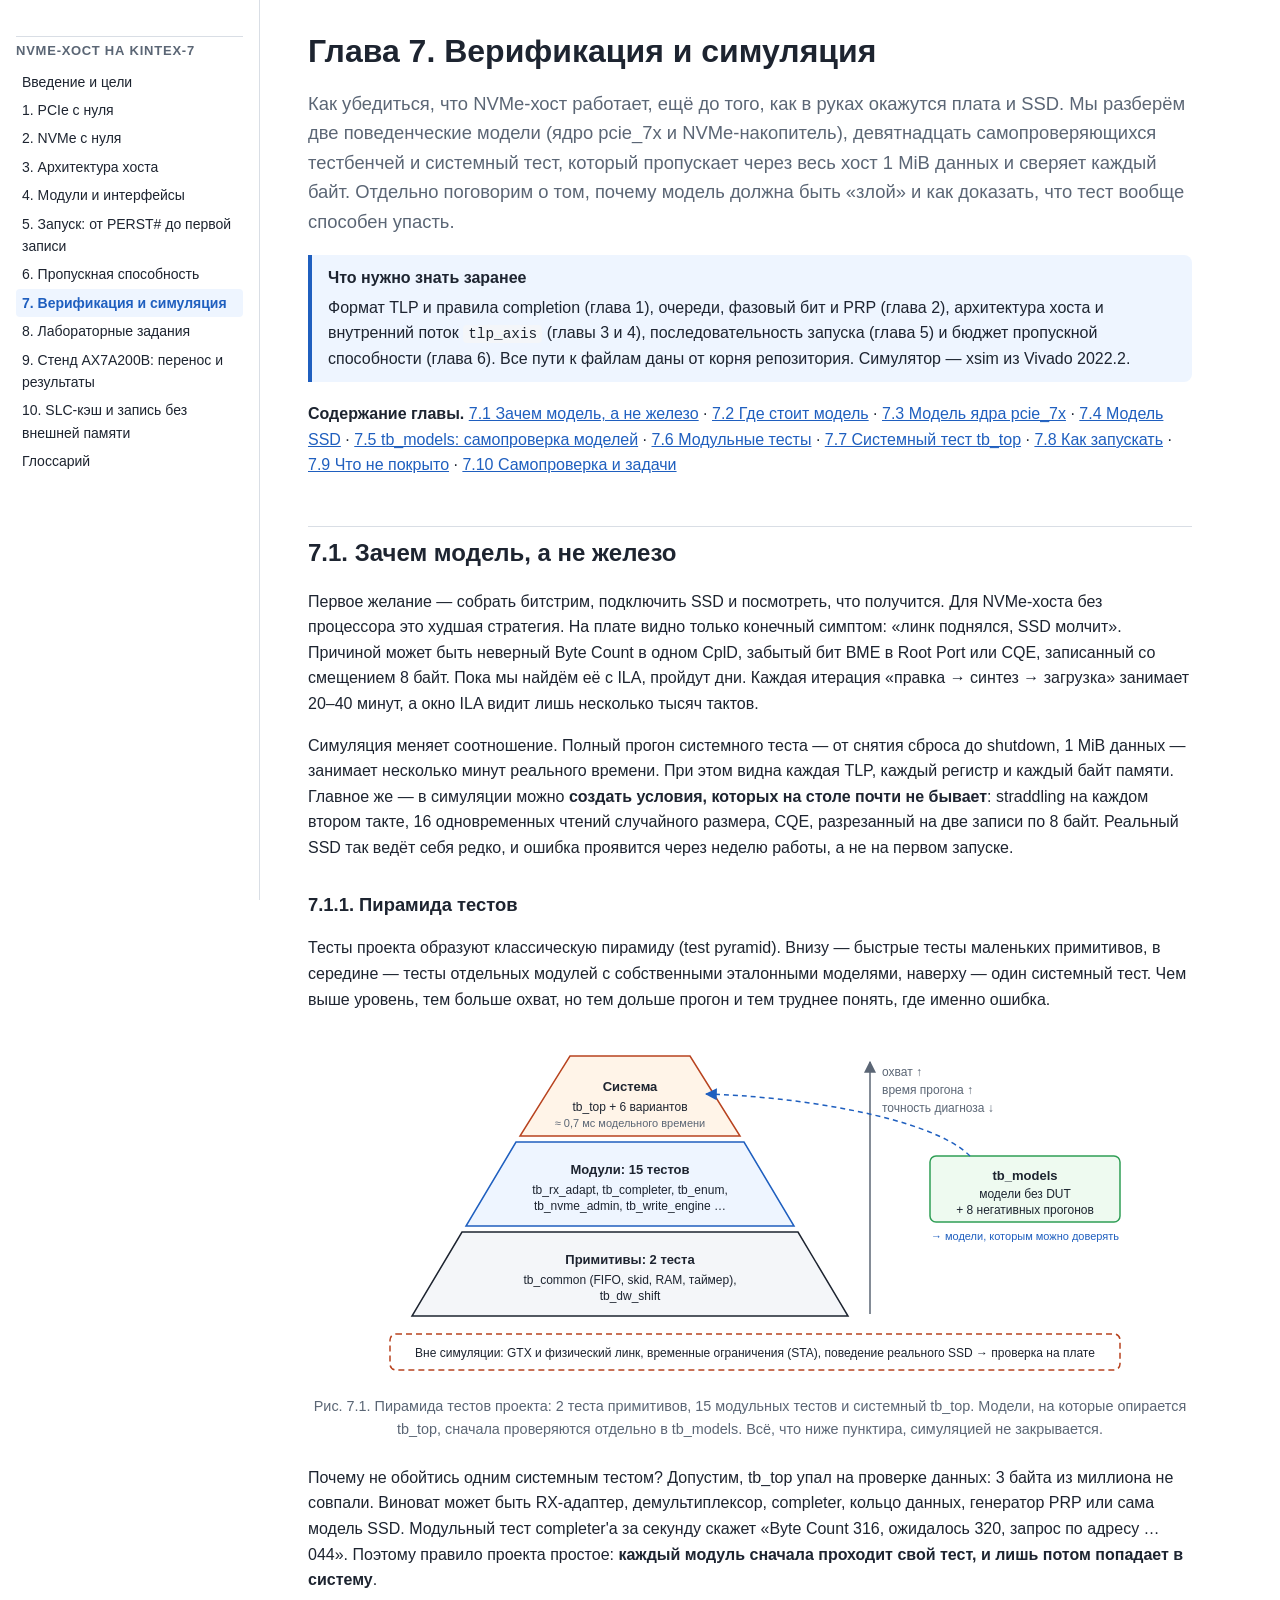
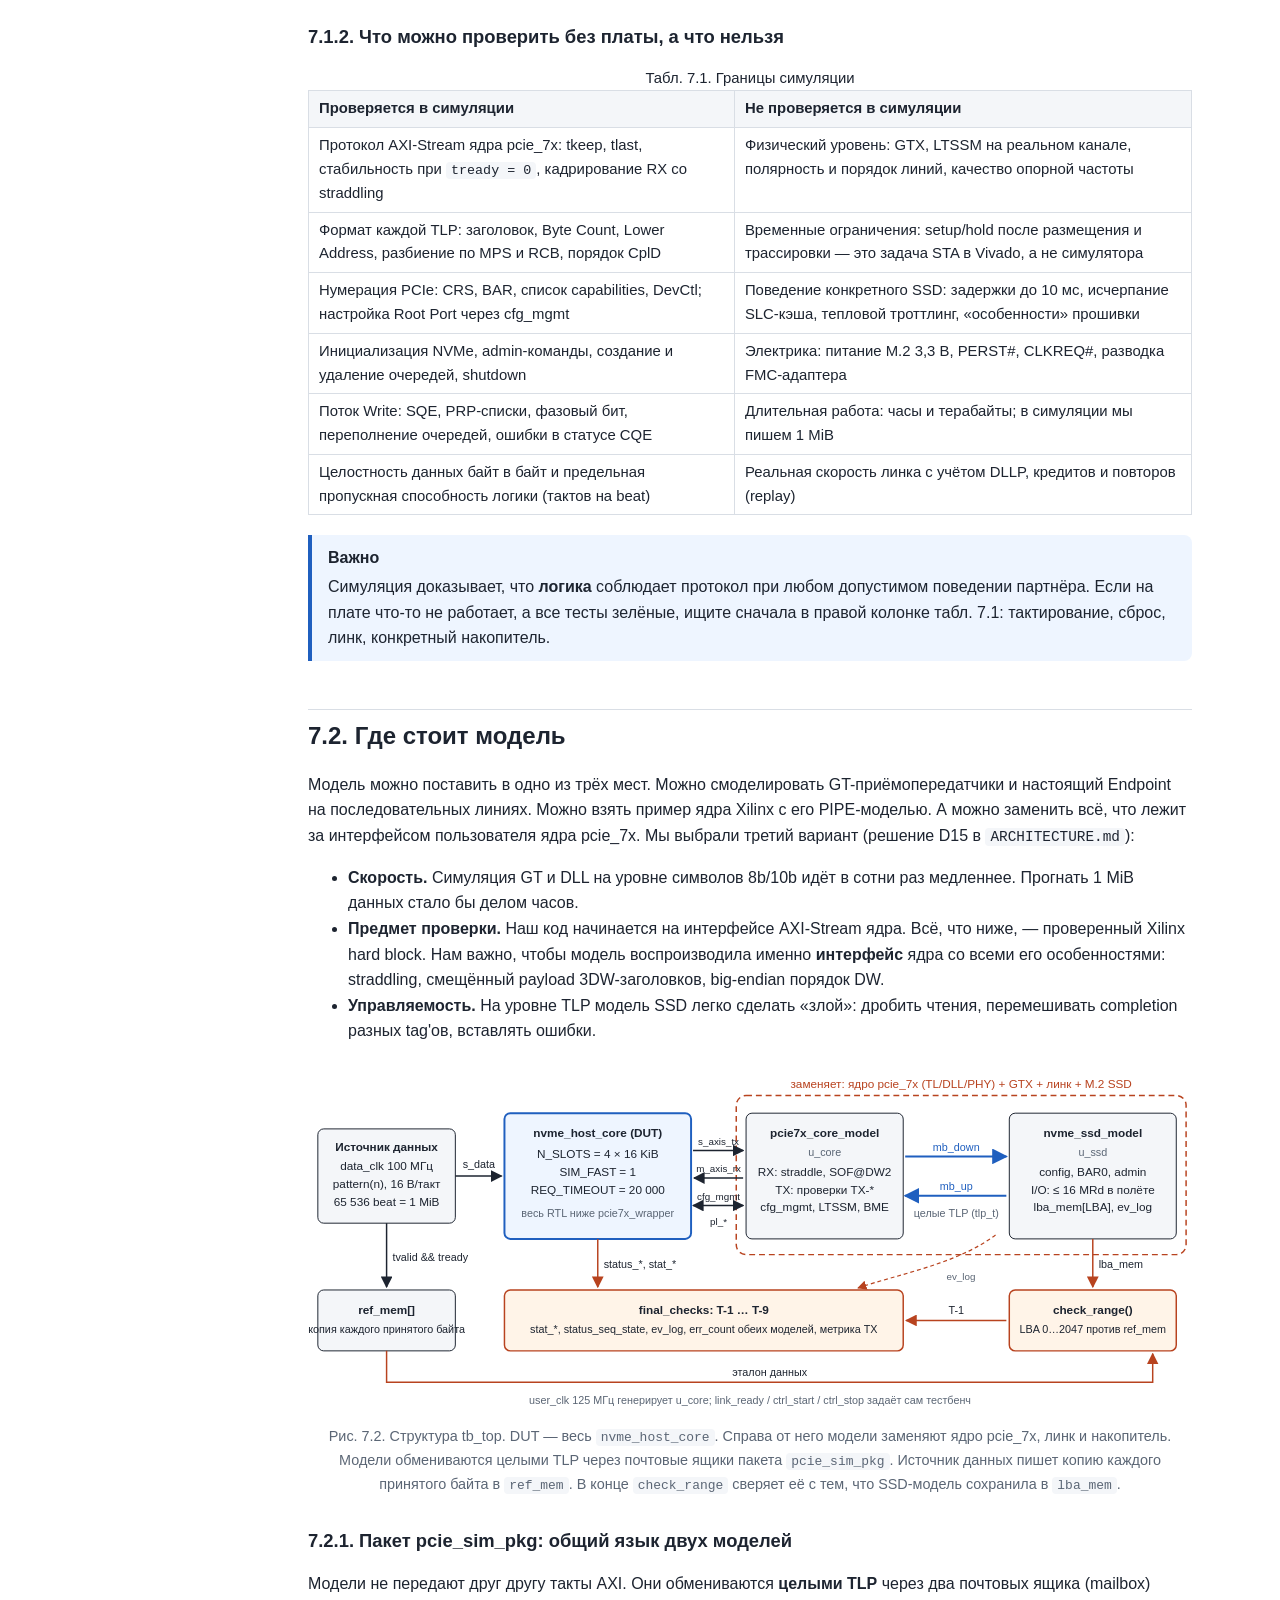
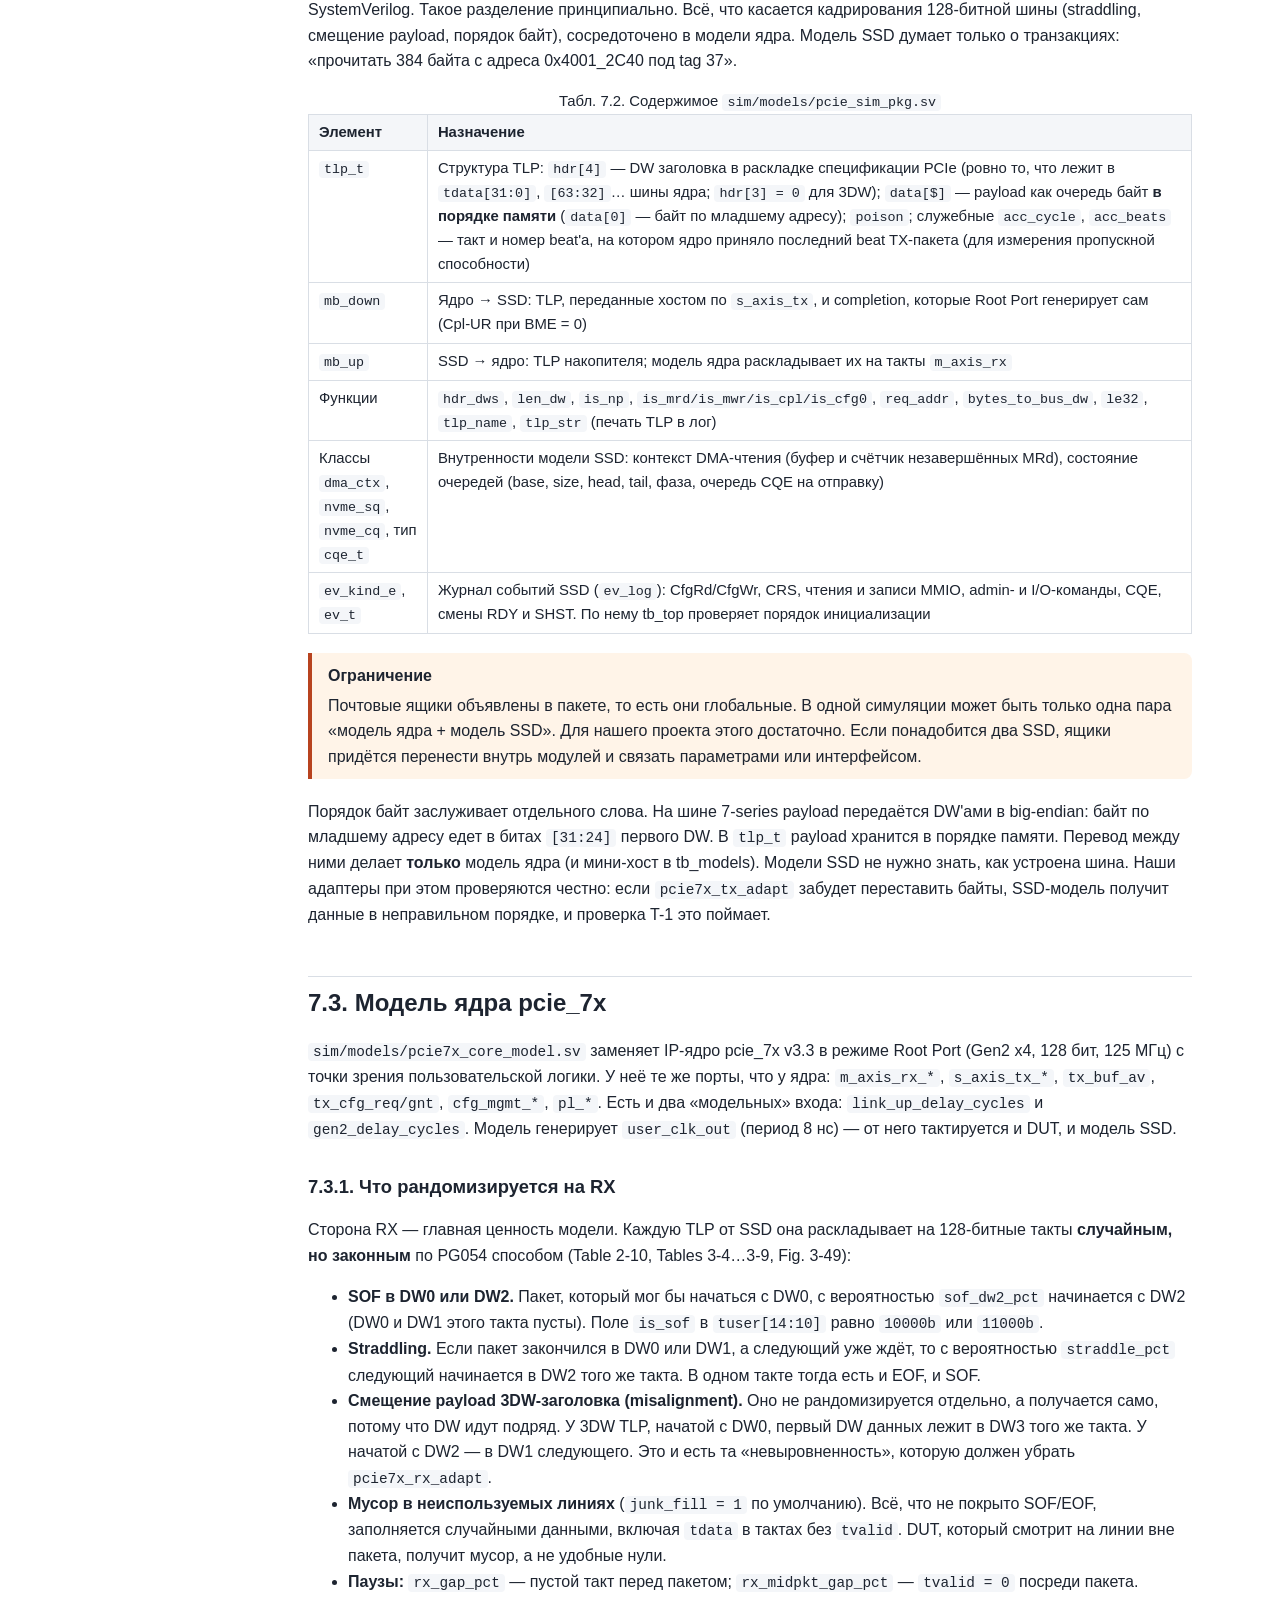
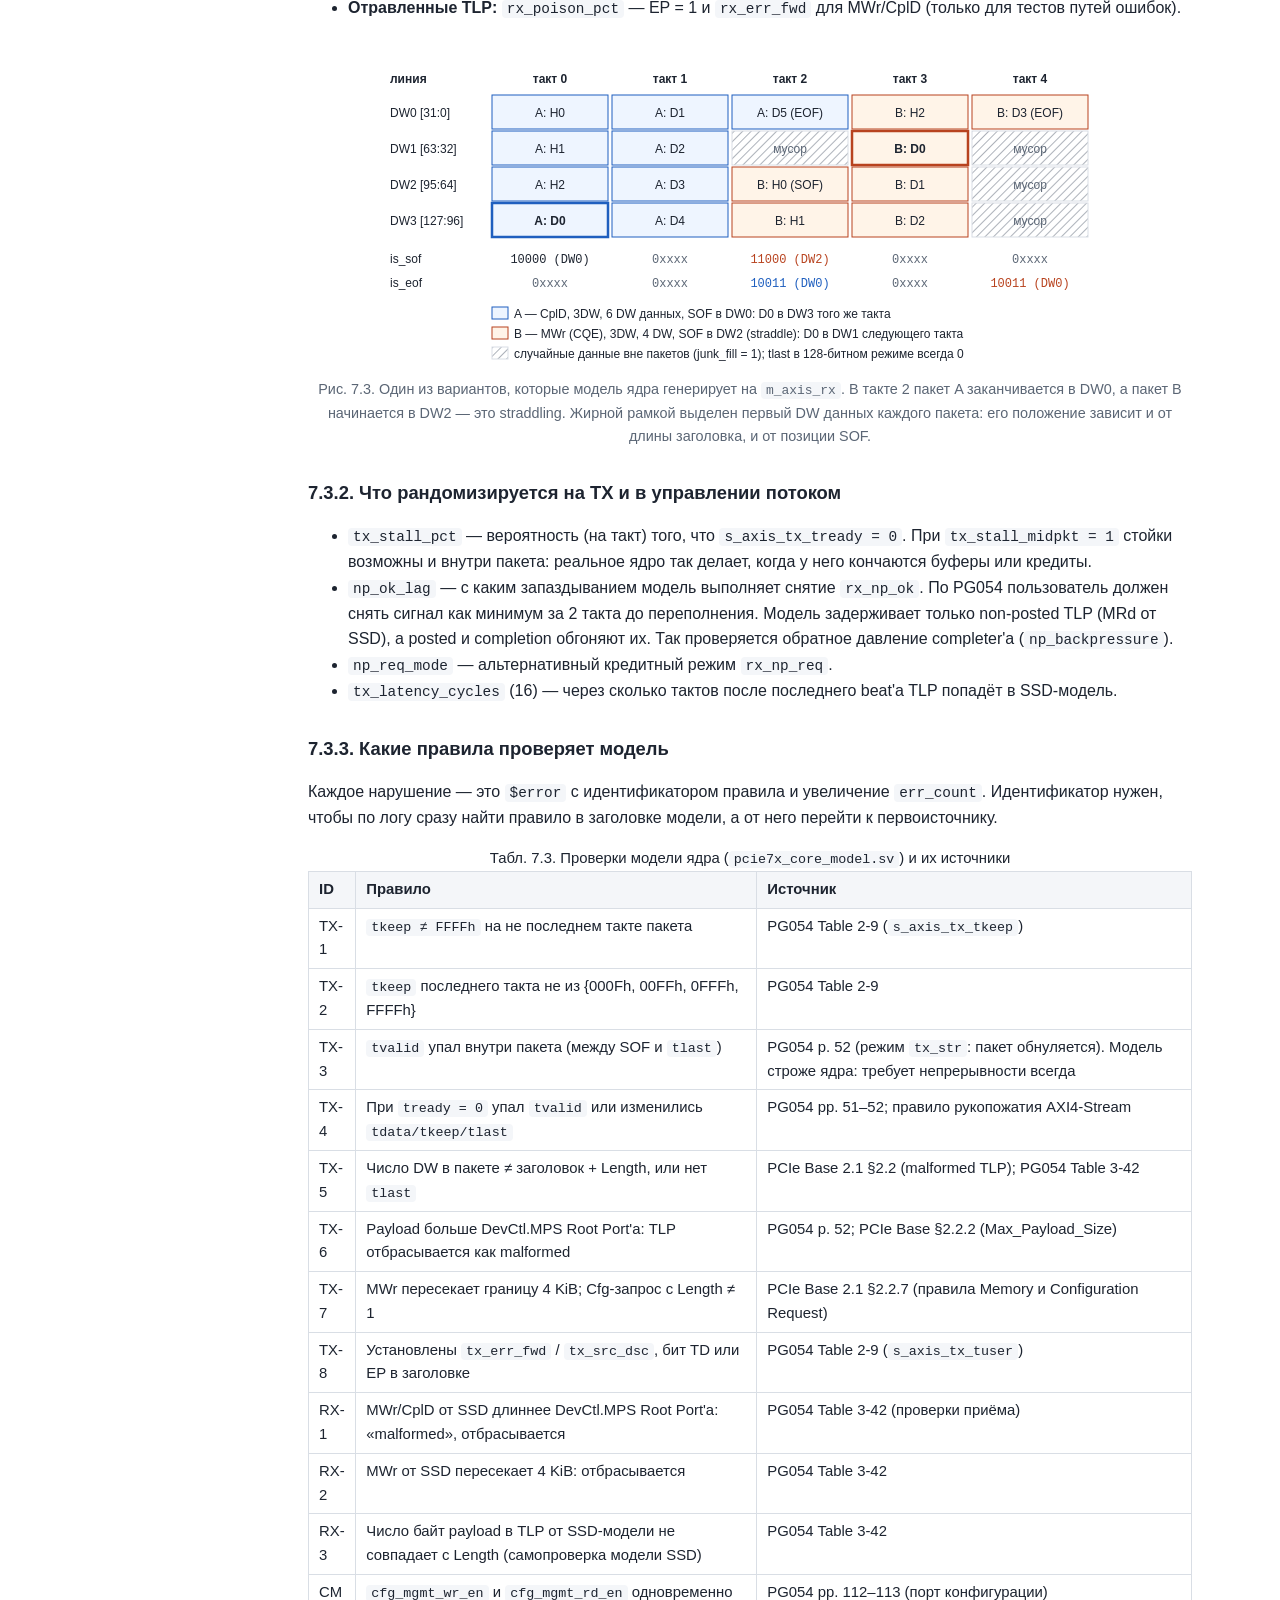
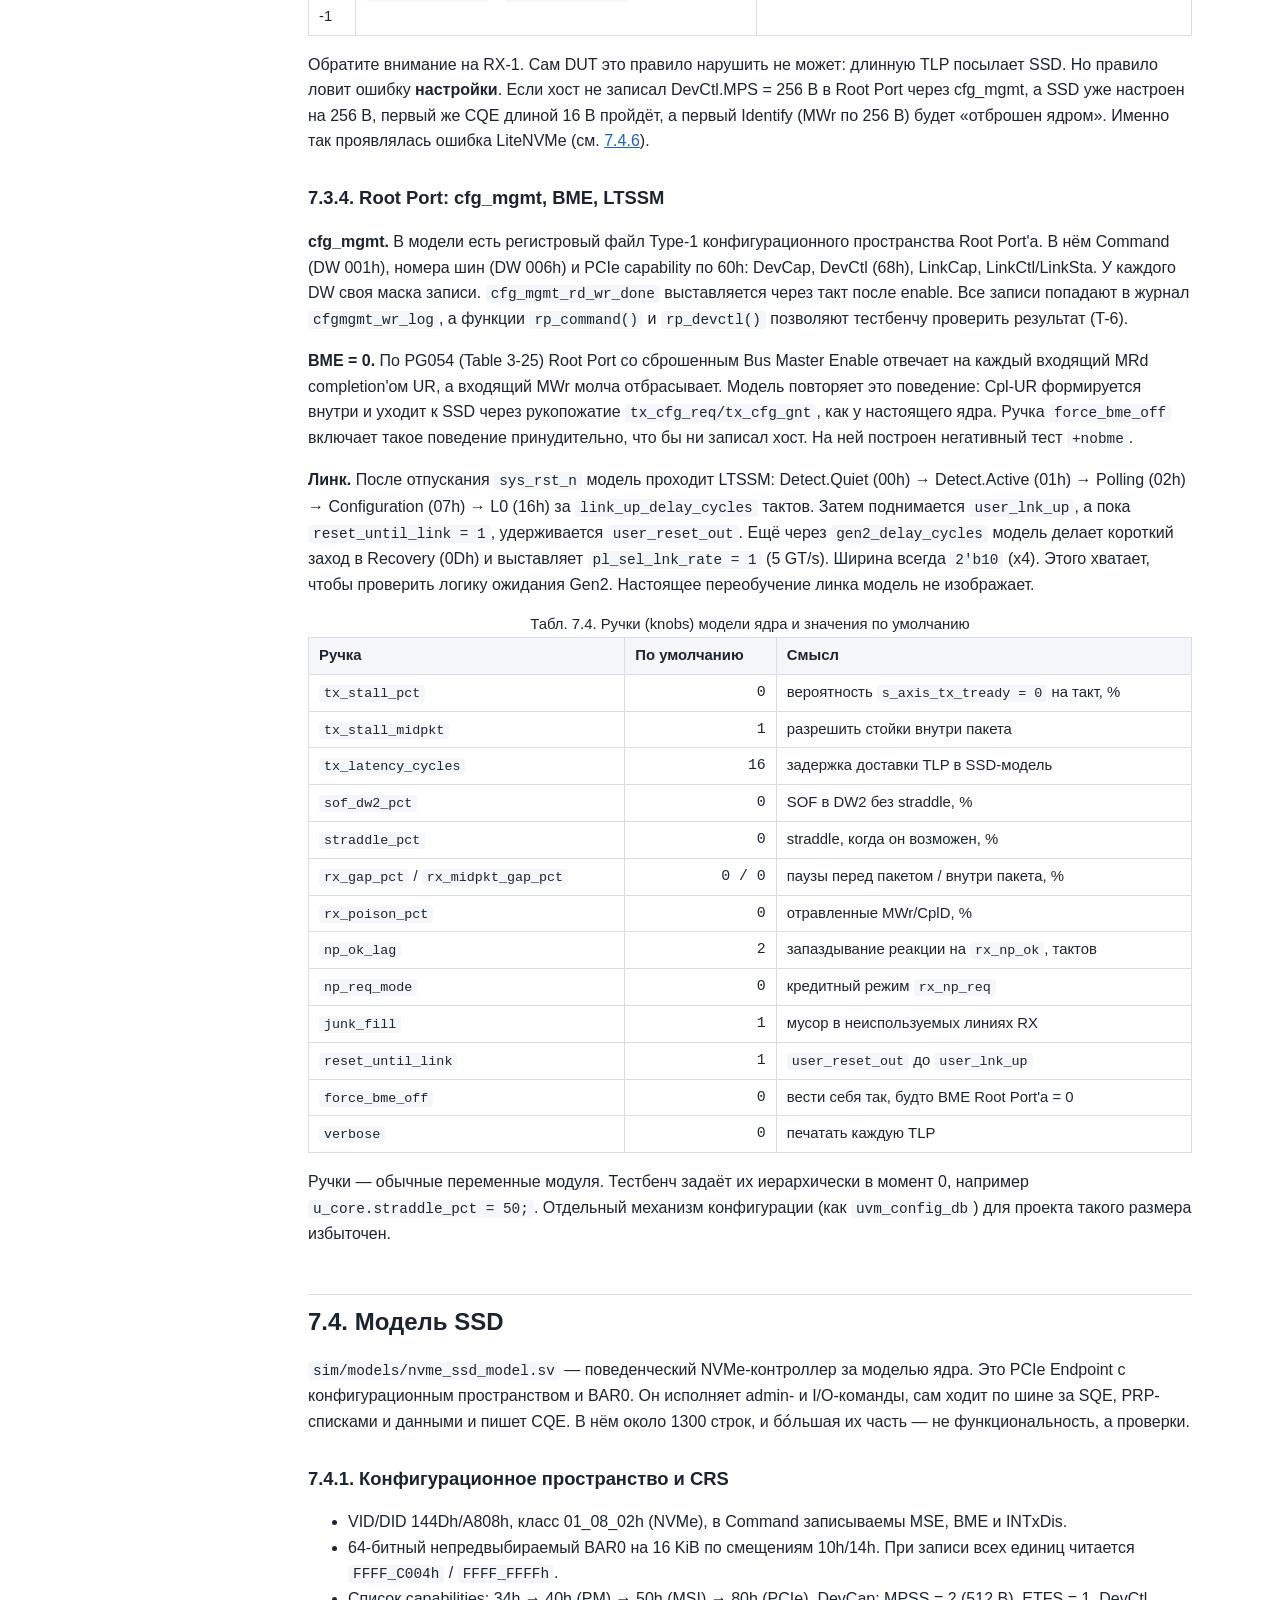
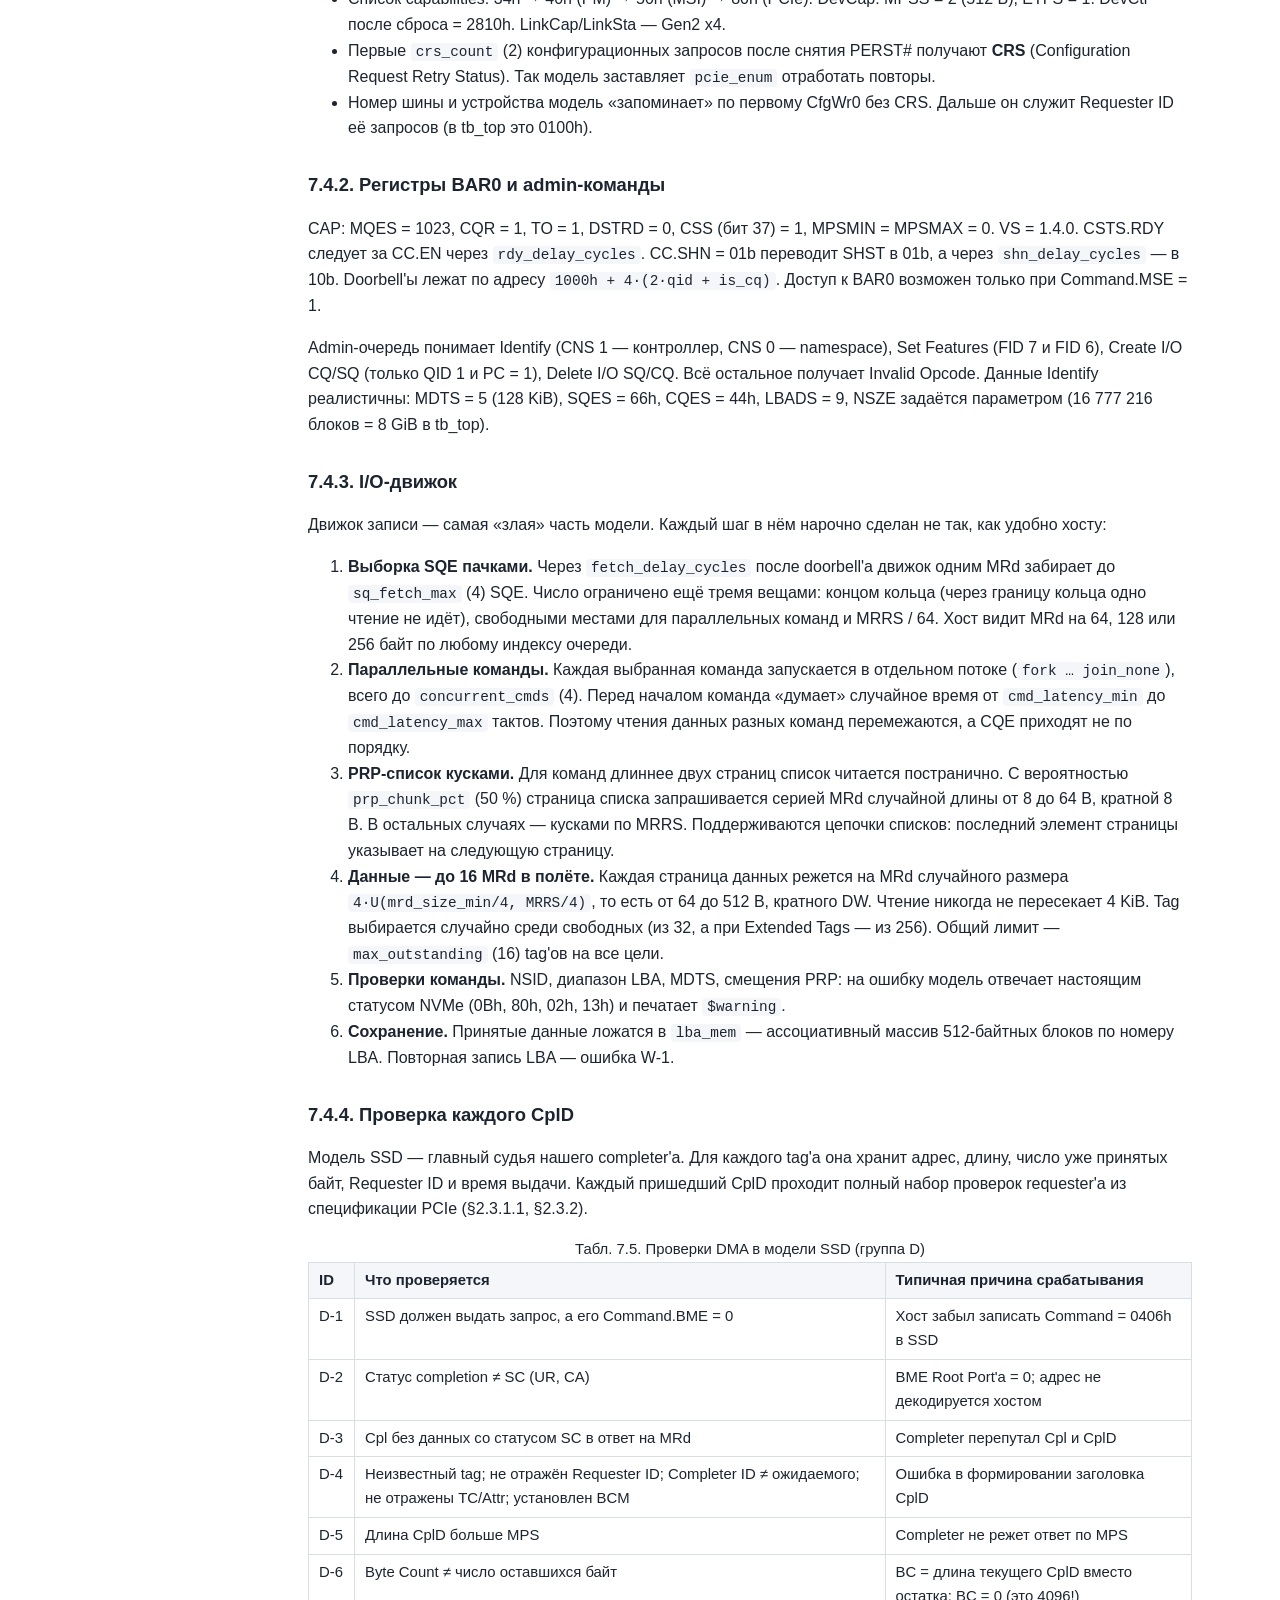
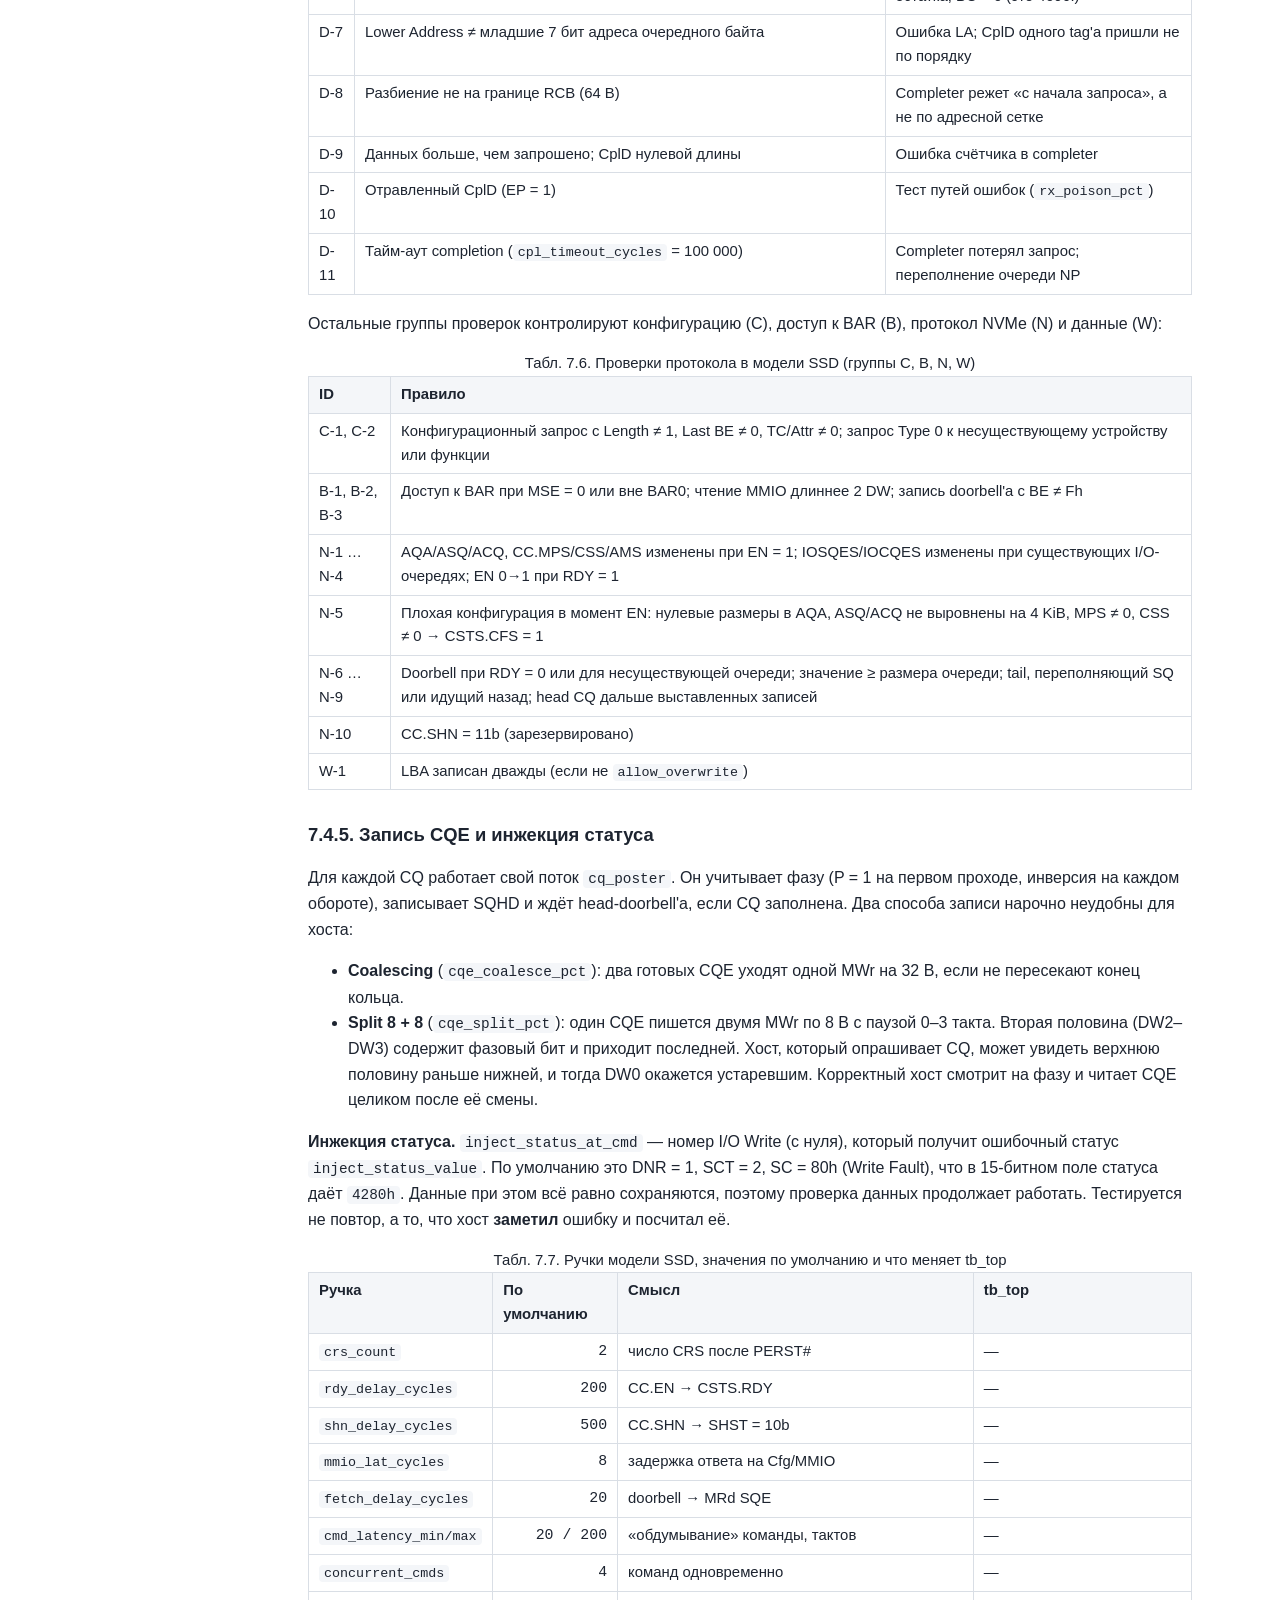
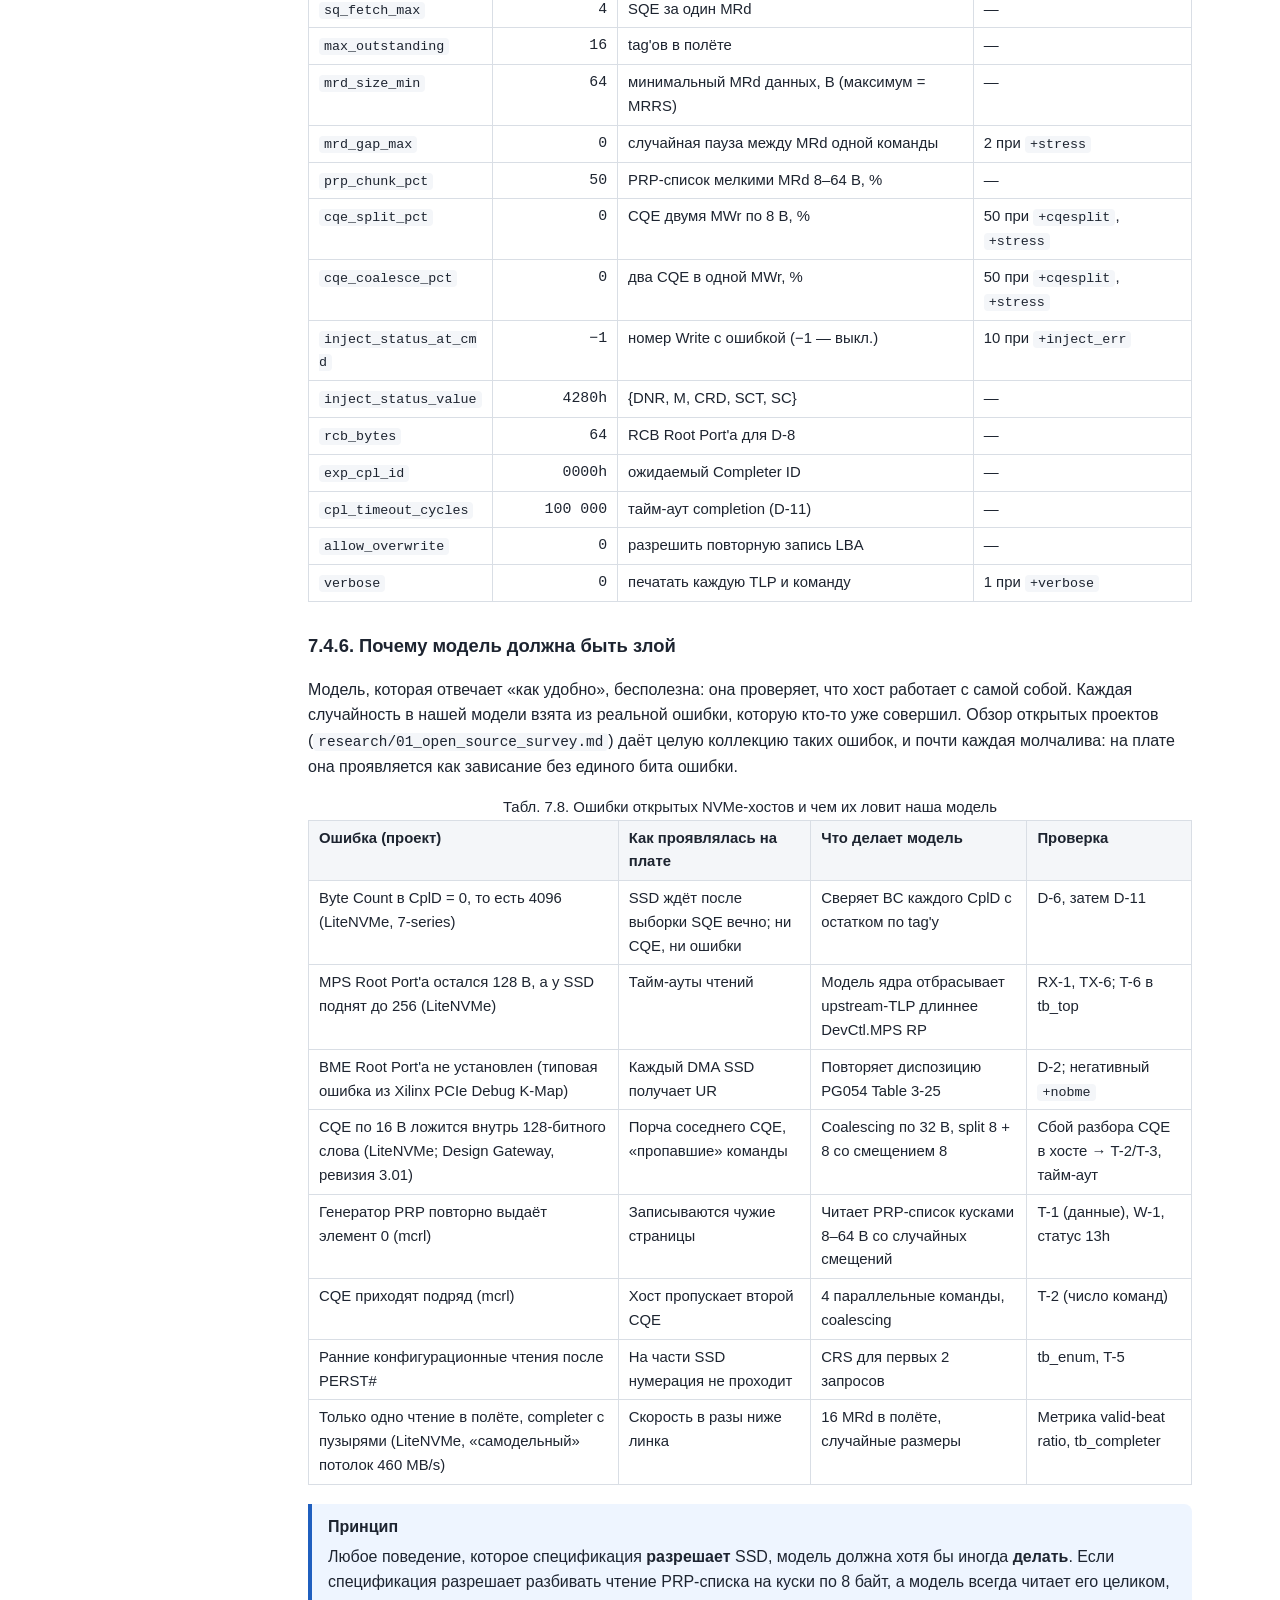
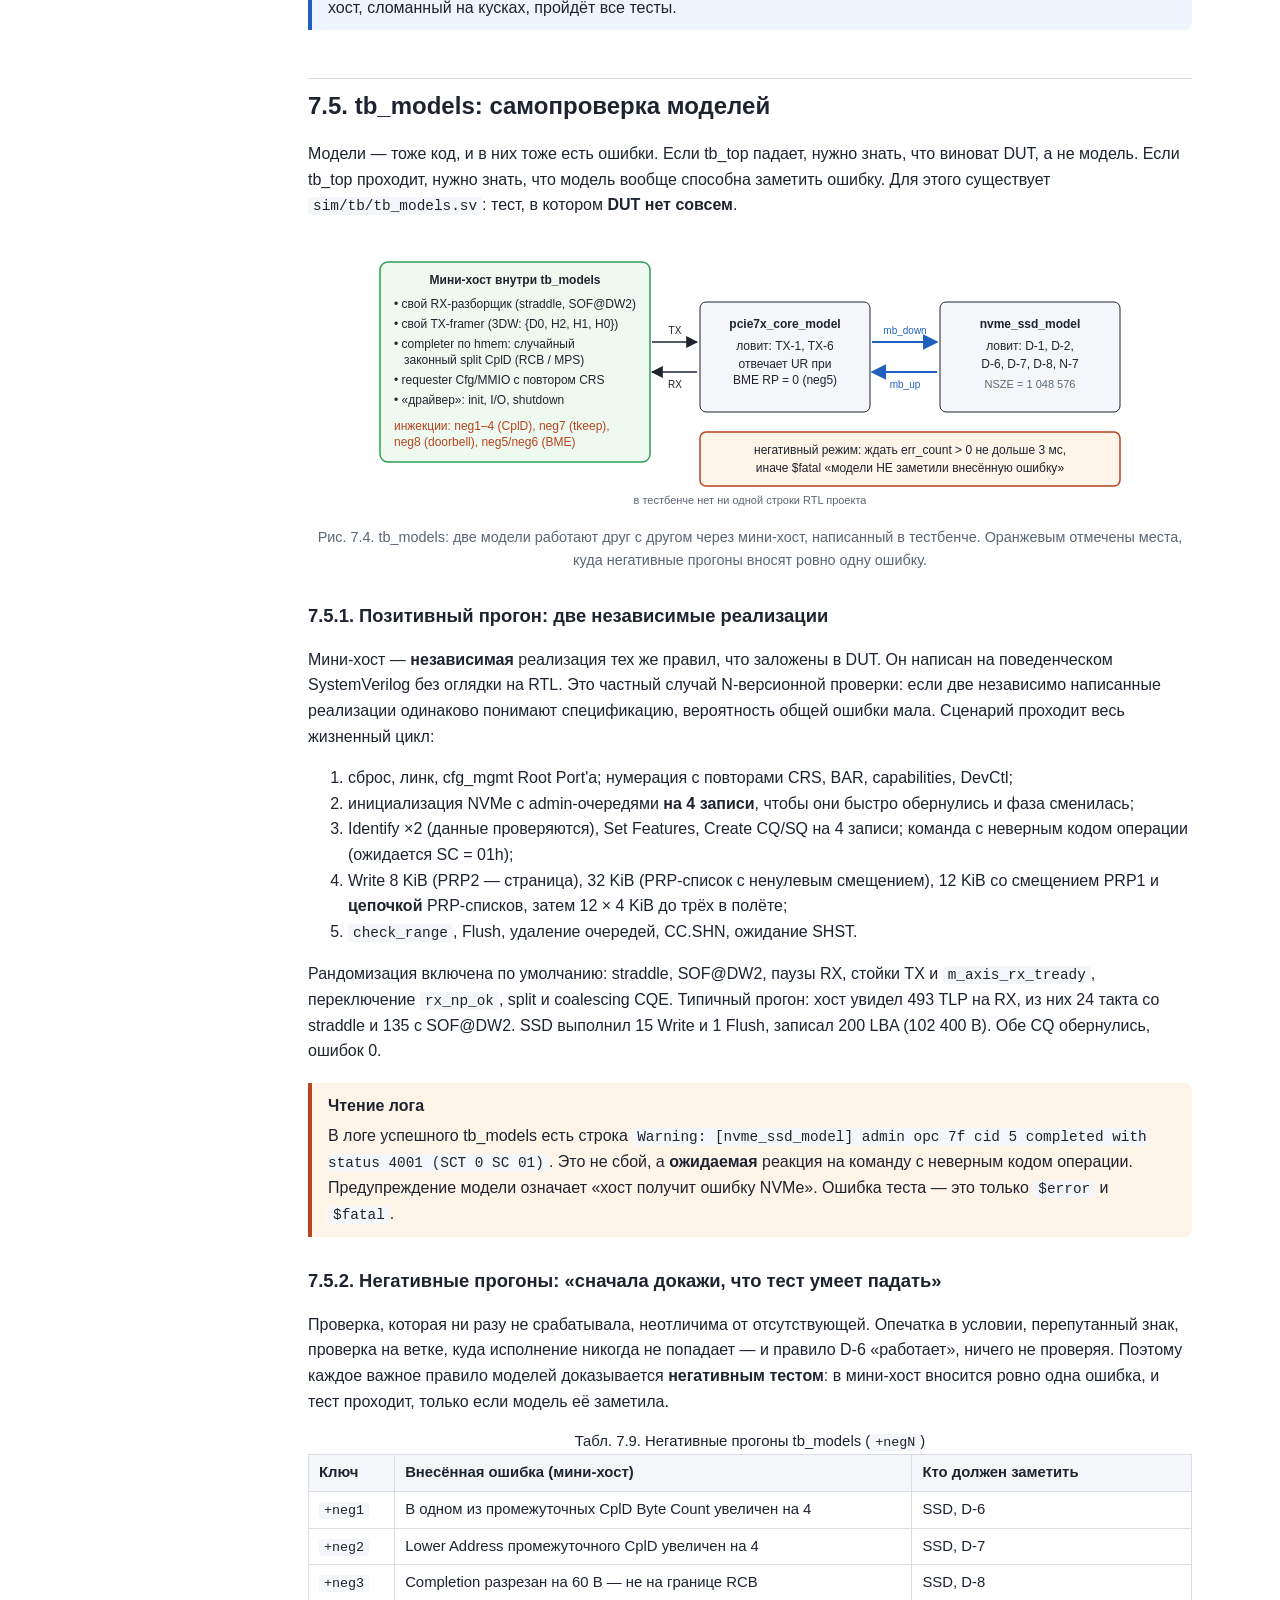
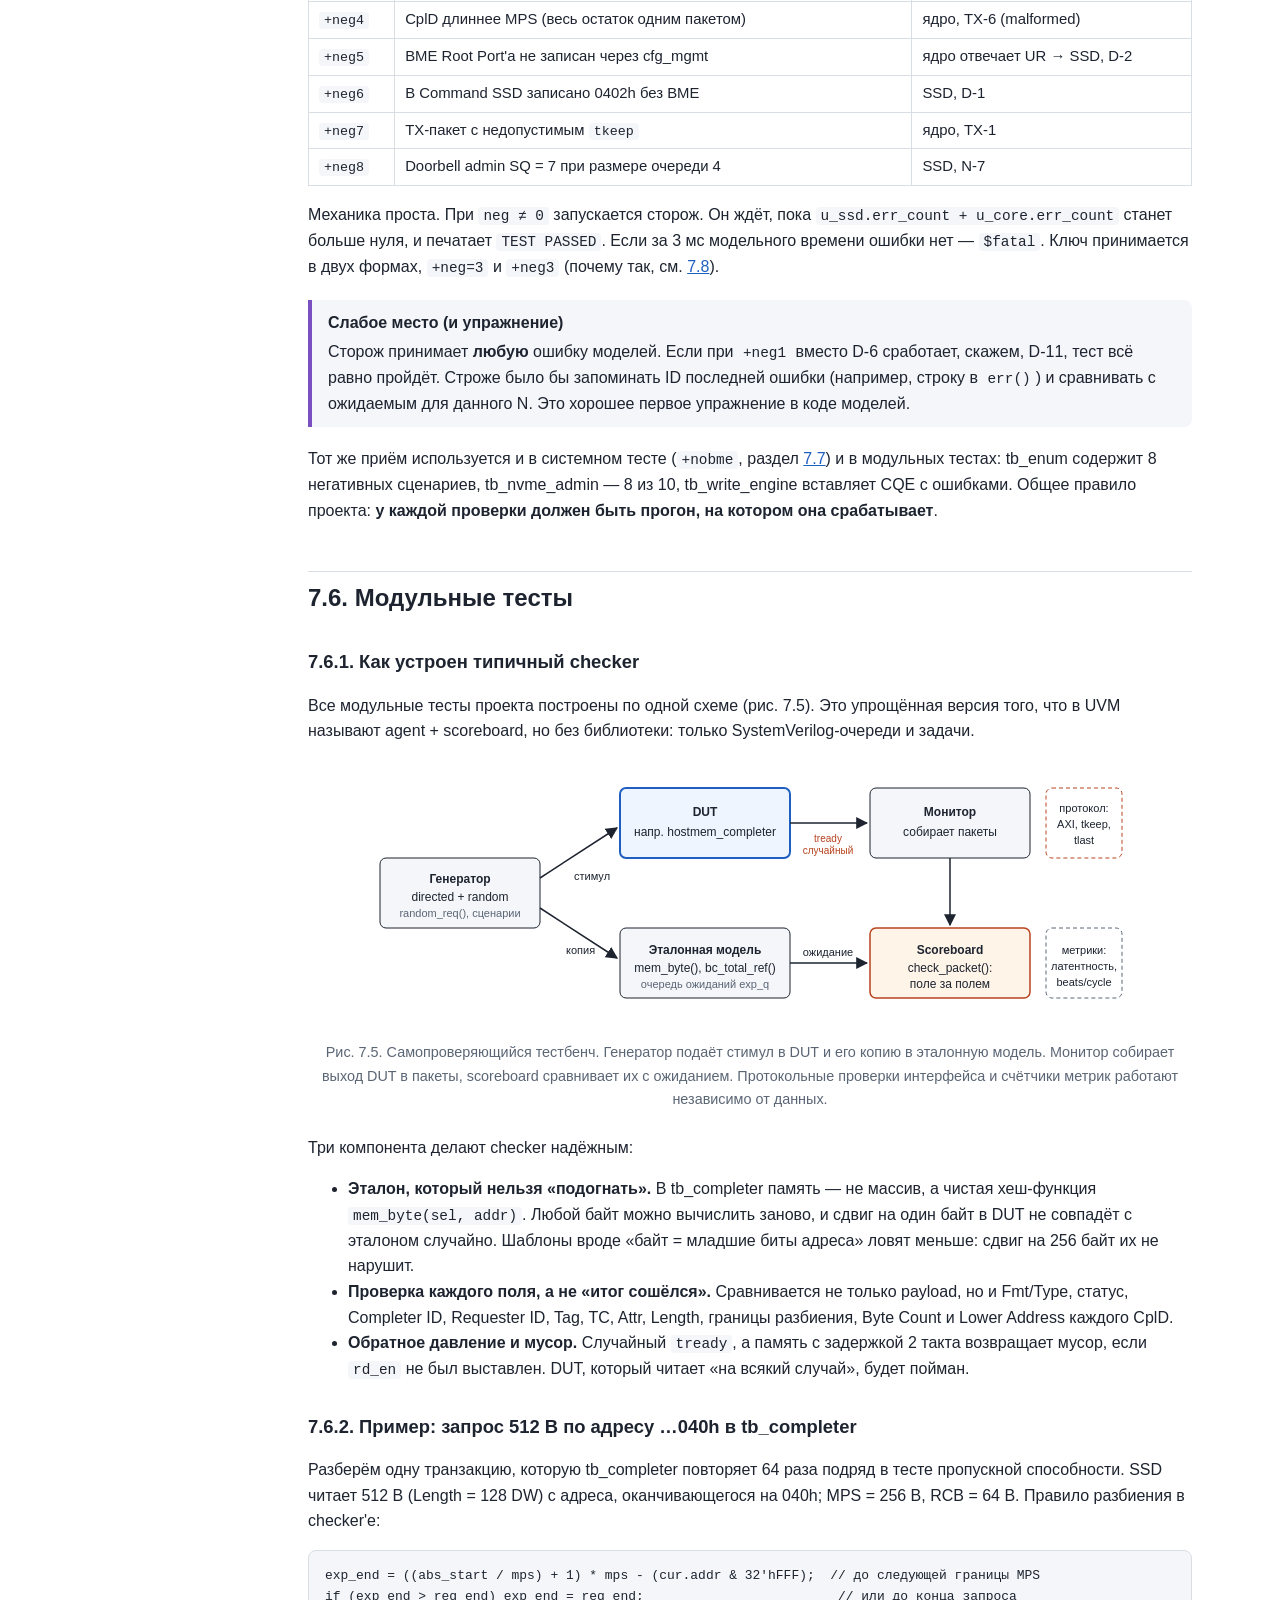
<file: docs/07_verification.html>
<!doctype html>
<html lang="ru">
<head>
<meta charset="utf-8">
<meta name="viewport" content="width=device-width, initial-scale=1">
<title>Глава 7. Верификация и симуляция</title>
<link rel="stylesheet" href="css/style.css">
</head>
<body>
<div class="layout">
<!-- NAV:BEGIN -->
<nav class="side">
  <h2>NVMe-хост на Kintex-7</h2>
  <ul>
    <li><a href="index.html">Введение и цели</a></li>
    <li><a href="01_pcie_basics.html">1. PCIe с нуля</a></li>
    <li><a href="02_nvme_basics.html">2. NVMe с нуля</a></li>
    <li><a href="03_architecture.html">3. Архитектура хоста</a></li>
    <li><a href="04_modules.html">4. Модули и интерфейсы</a></li>
    <li><a href="05_bringup.html">5. Запуск: от PERST# до первой записи</a></li>
    <li><a href="06_performance.html">6. Пропускная способность</a></li>
    <li><a href="07_verification.html" class="cur">7. Верификация и симуляция</a></li>
    <li><a href="08_lab.html">8. Лабораторные задания</a></li>
    <li><a href="09_ax7a200b.html">9. Стенд AX7A200B: перенос и результаты</a></li>
    <li><a href="10_slc_cache.html">10. SLC-кэш и запись без внешней памяти</a></li>
    <li><a href="glossary.html">Глоссарий</a></li>
  </ul>
</nav>
<!-- NAV:END -->
<main>
<h1>Глава 7. Верификация и симуляция</h1>
<p class="lead">Как убедиться, что NVMe-хост работает, ещё до того, как в руках окажутся плата и SSD. Мы разберём две поведенческие модели (ядро pcie_7x и NVMe-накопитель), девятнадцать самопроверяющихся тестбенчей и системный тест, который пропускает через весь хост 1 MiB данных и сверяет каждый байт. Отдельно поговорим о том, почему модель должна быть «злой» и как доказать, что тест вообще способен упасть.</p>

<div class="box"><span class="t">Что нужно знать заранее</span>
Формат TLP и правила completion (глава 1), очереди, фазовый бит и PRP (глава 2), архитектура хоста и внутренний поток <code>tlp_axis</code> (главы 3 и 4), последовательность запуска (глава 5) и бюджет пропускной способности (глава 6). Все пути к файлам даны от корня репозитория. Симулятор — xsim из Vivado 2022.2.</div>

<p><b>Содержание главы.</b>
<a href="#s1">7.1 Зачем модель, а не железо</a> ·
<a href="#s2">7.2 Где стоит модель</a> ·
<a href="#s3">7.3 Модель ядра pcie_7x</a> ·
<a href="#s4">7.4 Модель SSD</a> ·
<a href="#s5">7.5 tb_models: самопроверка моделей</a> ·
<a href="#s6">7.6 Модульные тесты</a> ·
<a href="#s7">7.7 Системный тест tb_top</a> ·
<a href="#s8">7.8 Как запускать</a> ·
<a href="#s9">7.9 Что не покрыто</a> ·
<a href="#s10">7.10 Самопроверка и задачи</a></p>

<!-- ============================================================ -->
<h2 id="s1">7.1. Зачем модель, а не железо</h2>

<p>Первое желание — собрать битстрим, подключить SSD и посмотреть, что получится. Для NVMe-хоста без процессора это худшая стратегия. На плате видно только конечный симптом: «линк поднялся, SSD молчит». Причиной может быть неверный Byte Count в одном CplD, забытый бит BME в Root Port или CQE, записанный со смещением 8 байт. Пока мы найдём её с ILA, пройдут дни. Каждая итерация «правка → синтез → загрузка» занимает 20–40 минут, а окно ILA видит лишь несколько тысяч тактов.</p>

<p>Симуляция меняет соотношение. Полный прогон системного теста — от снятия сброса до shutdown, 1 MiB данных — занимает несколько минут реального времени. При этом видна каждая TLP, каждый регистр и каждый байт памяти. Главное же — в симуляции можно <b>создать условия, которых на столе почти не бывает</b>: straddling на каждом втором такте, 16 одновременных чтений случайного размера, CQE, разрезанный на две записи по 8 байт. Реальный SSD так ведёт себя редко, и ошибка проявится через неделю работы, а не на первом запуске.</p>

<h3>7.1.1. Пирамида тестов</h3>

<p>Тесты проекта образуют классическую пирамиду (test pyramid). Внизу — быстрые тесты маленьких примитивов, в середине — тесты отдельных модулей с собственными эталонными моделями, наверху — один системный тест. Чем выше уровень, тем больше охват, но тем дольше прогон и тем труднее понять, где именно ошибка.</p>

<figure>
<svg xmlns="http://www.w3.org/2000/svg" viewBox="0 0 760 345" width="760" role="img" aria-label="Пирамида тестов проекта" font-size="13">
<defs>
<marker id="f71a" viewBox="0 0 10 10" refX="9" refY="5" markerWidth="8" markerHeight="8" orient="auto-start-reverse"><path d="M0,0 L10,5 L0,10 z" fill="var(--muted)"/></marker>
<marker id="f71b" viewBox="0 0 10 10" refX="9" refY="5" markerWidth="8" markerHeight="8" orient="auto-start-reverse"><path d="M0,0 L10,5 L0,10 z" fill="var(--accent)"/></marker>
</defs>
<polygon points="200,20 320,20 370,100 150,100" fill="var(--warn-bg)" stroke="var(--accent2)" stroke-width="1.5"/>
<text x="260" y="55" text-anchor="middle" font-weight="700" fill="var(--fg)">Система</text>
<text x="260" y="75" text-anchor="middle" font-size="12" fill="var(--fg)">tb_top + 6 вариантов</text>
<text x="260" y="91" text-anchor="middle" font-size="11" fill="var(--muted)">≈ 0,7 мс модельного времени</text>
<polygon points="146,106 374,106 424,190 96,190" fill="var(--note-bg)" stroke="var(--accent)" stroke-width="1.5"/>
<text x="260" y="138" text-anchor="middle" font-weight="700" fill="var(--fg)">Модули: 15 тестов</text>
<text x="260" y="158" text-anchor="middle" font-size="12" fill="var(--fg)">tb_rx_adapt, tb_completer, tb_enum,</text>
<text x="260" y="174" text-anchor="middle" font-size="12" fill="var(--fg)">tb_nvme_admin, tb_write_engine …</text>
<polygon points="92,196 428,196 478,280 42,280" fill="var(--code-bg)" stroke="var(--fg)" stroke-width="1.5"/>
<text x="260" y="228" text-anchor="middle" font-weight="700" fill="var(--fg)">Примитивы: 2 теста</text>
<text x="260" y="248" text-anchor="middle" font-size="12" fill="var(--fg)">tb_common (FIFO, skid, RAM, таймер),</text>
<text x="260" y="264" text-anchor="middle" font-size="12" fill="var(--fg)">tb_dw_shift</text>
<line x1="500" y1="278" x2="500" y2="26" stroke="var(--muted)" stroke-width="1.5" marker-end="url(#f71a)"/>
<text x="512" y="40" font-size="12" fill="var(--muted)">охват ↑</text>
<text x="512" y="58" font-size="12" fill="var(--muted)">время прогона ↑</text>
<text x="512" y="76" font-size="12" fill="var(--muted)">точность диагноза ↓</text>
<rect x="560" y="120" width="190" height="66" rx="6" fill="var(--ok-bg)" stroke="#2f9e55" stroke-width="1.5"/>
<text x="655" y="144" text-anchor="middle" font-weight="700" fill="var(--fg)">tb_models</text>
<text x="655" y="162" text-anchor="middle" font-size="12" fill="var(--fg)">модели без DUT</text>
<text x="655" y="178" text-anchor="middle" font-size="12" fill="var(--fg)">+ 8 негативных прогонов</text>
<path d="M600,120 C560,80 420,60 336,58" fill="none" stroke="var(--accent)" stroke-width="1.5" stroke-dasharray="5 4" marker-end="url(#f71b)"/>
<text x="655" y="204" text-anchor="middle" font-size="11" fill="var(--accent)">→ модели, которым можно доверять</text>
<rect x="20" y="298" width="730" height="36" rx="6" fill="none" stroke="var(--accent2)" stroke-width="1.5" stroke-dasharray="6 4"/>
<text x="385" y="321" text-anchor="middle" font-size="12" fill="var(--fg)">Вне симуляции: GTX и физический линк, временные ограничения (STA), поведение реального SSD → проверка на плате</text>
</svg>
<figcaption>Рис. 7.1. Пирамида тестов проекта: 2 теста примитивов, 15 модульных тестов и системный tb_top. Модели, на которые опирается tb_top, сначала проверяются отдельно в tb_models. Всё, что ниже пунктира, симуляцией не закрывается.</figcaption>
</figure>

<p>Почему не обойтись одним системным тестом? Допустим, tb_top упал на проверке данных: 3 байта из миллиона не совпали. Виноват может быть RX-адаптер, демультиплексор, completer, кольцо данных, генератор PRP или сама модель SSD. Модульный тест completer'а за секунду скажет «Byte Count 316, ожидалось 320, запрос по адресу …044». Поэтому правило проекта простое: <b>каждый модуль сначала проходит свой тест, и лишь потом попадает в систему</b>.</p>

<h3>7.1.2. Что можно проверить без платы, а что нельзя</h3>

<table>
<caption>Табл. 7.1. Границы симуляции</caption>
<tr><th>Проверяется в симуляции</th><th>Не проверяется в симуляции</th></tr>
<tr><td>Протокол AXI-Stream ядра pcie_7x: tkeep, tlast, стабильность при <code>tready = 0</code>, кадрирование RX со straddling</td><td>Физический уровень: GTX, LTSSM на реальном канале, полярность и порядок линий, качество опорной частоты</td></tr>
<tr><td>Формат каждой TLP: заголовок, Byte Count, Lower Address, разбиение по MPS и RCB, порядок CplD</td><td>Временные ограничения: setup/hold после размещения и трассировки — это задача STA в Vivado, а не симулятора</td></tr>
<tr><td>Нумерация PCIe: CRS, BAR, список capabilities, DevCtl; настройка Root Port через cfg_mgmt</td><td>Поведение конкретного SSD: задержки до 10 мс, исчерпание SLC-кэша, тепловой троттлинг, «особенности» прошивки</td></tr>
<tr><td>Инициализация NVMe, admin-команды, создание и удаление очередей, shutdown</td><td>Электрика: питание M.2 3,3 В, PERST#, CLKREQ#, разводка FMC-адаптера</td></tr>
<tr><td>Поток Write: SQE, PRP-списки, фазовый бит, переполнение очередей, ошибки в статусе CQE</td><td>Длительная работа: часы и терабайты; в симуляции мы пишем 1 MiB</td></tr>
<tr><td>Целостность данных байт в байт и предельная пропускная способность логики (тактов на beat)</td><td>Реальная скорость линка с учётом DLLP, кредитов и повторов (replay)</td></tr>
</table>

<div class="box"><span class="t">Важно</span> Симуляция доказывает, что <b>логика</b> соблюдает протокол при любом допустимом поведении партнёра. Если на плате что-то не работает, а все тесты зелёные, ищите сначала в правой колонке табл. 7.1: тактирование, сброс, линк, конкретный накопитель.</div>

<!-- ============================================================ -->
<h2 id="s2">7.2. Где стоит модель</h2>

<p>Модель можно поставить в одно из трёх мест. Можно смоделировать GT-приёмопередатчики и настоящий Endpoint на последовательных линиях. Можно взять пример ядра Xilinx с его PIPE-моделью. А можно заменить всё, что лежит за интерфейсом пользователя ядра pcie_7x. Мы выбрали третий вариант (решение D15 в <code>ARCHITECTURE.md</code>):</p>
<ul>
<li><b>Скорость.</b> Симуляция GT и DLL на уровне символов 8b/10b идёт в сотни раз медленнее. Прогнать 1 MiB данных стало бы делом часов.</li>
<li><b>Предмет проверки.</b> Наш код начинается на интерфейсе AXI-Stream ядра. Всё, что ниже, — проверенный Xilinx hard block. Нам важно, чтобы модель воспроизводила именно <b>интерфейс</b> ядра со всеми его особенностями: straddling, смещённый payload 3DW-заголовков, big-endian порядок DW.</li>
<li><b>Управляемость.</b> На уровне TLP модель SSD легко сделать «злой»: дробить чтения, перемешивать completion разных tag'ов, вставлять ошибки.</li>
</ul>

<figure>
<svg xmlns="http://www.w3.org/2000/svg" viewBox="0 0 900 350" width="900" role="img" aria-label="Структура тестбенча tb_top" font-size="12">
<defs>
<marker id="f72a" viewBox="0 0 10 10" refX="9" refY="5" markerWidth="8" markerHeight="8" orient="auto-start-reverse"><path d="M0,0 L10,5 L0,10 z" fill="var(--fg)"/></marker>
<marker id="f72b" viewBox="0 0 10 10" refX="9" refY="5" markerWidth="8" markerHeight="8" orient="auto-start-reverse"><path d="M0,0 L10,5 L0,10 z" fill="var(--accent)"/></marker>
<marker id="f72c" viewBox="0 0 10 10" refX="9" refY="5" markerWidth="8" markerHeight="8" orient="auto-start-reverse"><path d="M0,0 L10,5 L0,10 z" fill="var(--accent2)"/></marker>
</defs>
<rect x="436" y="28" width="458" height="162" rx="10" fill="none" stroke="var(--accent2)" stroke-width="1.5" stroke-dasharray="6 4"/>
<text x="665" y="20" text-anchor="middle" fill="var(--accent2)">заменяет: ядро pcie_7x (TL/DLL/PHY) + GTX + линк + M.2 SSD</text>
<rect x="10" y="62" width="140" height="96" rx="6" fill="var(--code-bg)" stroke="var(--fg)"/>
<text x="80" y="84" text-anchor="middle" font-weight="700" fill="var(--fg)">Источник данных</text>
<text x="80" y="104" text-anchor="middle" fill="var(--fg)">data_clk 100 МГц</text>
<text x="80" y="122" text-anchor="middle" fill="var(--fg)">pattern(n), 16 B/такт</text>
<text x="80" y="140" text-anchor="middle" fill="var(--fg)">65 536 beat = 1 MiB</text>
<rect x="200" y="46" width="190" height="128" rx="6" fill="var(--note-bg)" stroke="var(--accent)" stroke-width="2"/>
<text x="295" y="70" text-anchor="middle" font-weight="700" fill="var(--fg)">nvme_host_core (DUT)</text>
<text x="295" y="92" text-anchor="middle" fill="var(--fg)">N_SLOTS = 4 × 16 KiB</text>
<text x="295" y="110" text-anchor="middle" fill="var(--fg)">SIM_FAST = 1</text>
<text x="295" y="128" text-anchor="middle" fill="var(--fg)">REQ_TIMEOUT = 20 000</text>
<text x="295" y="152" text-anchor="middle" font-size="11" fill="var(--muted)">весь RTL ниже pcie7x_wrapper</text>
<rect x="446" y="46" width="160" height="128" rx="6" fill="var(--code-bg)" stroke="var(--fg)"/>
<text x="526" y="70" text-anchor="middle" font-weight="700" fill="var(--fg)">pcie7x_core_model</text>
<text x="526" y="90" text-anchor="middle" font-size="11" fill="var(--muted)">u_core</text>
<text x="526" y="110" text-anchor="middle" fill="var(--fg)">RX: straddle, SOF@DW2</text>
<text x="526" y="128" text-anchor="middle" fill="var(--fg)">TX: проверки TX-*</text>
<text x="526" y="146" text-anchor="middle" fill="var(--fg)">cfg_mgmt, LTSSM, BME</text>
<rect x="714" y="46" width="170" height="128" rx="6" fill="var(--code-bg)" stroke="var(--fg)"/>
<text x="799" y="70" text-anchor="middle" font-weight="700" fill="var(--fg)">nvme_ssd_model</text>
<text x="799" y="90" text-anchor="middle" font-size="11" fill="var(--muted)">u_ssd</text>
<text x="799" y="110" text-anchor="middle" fill="var(--fg)">config, BAR0, admin</text>
<text x="799" y="128" text-anchor="middle" fill="var(--fg)">I/O: ≤ 16 MRd в полёте</text>
<text x="799" y="146" text-anchor="middle" fill="var(--fg)">lba_mem[LBA], ev_log</text>
<line x1="150" y1="110" x2="197" y2="110" stroke="var(--fg)" stroke-width="1.5" marker-end="url(#f72a)"/>
<text x="174" y="102" text-anchor="middle" font-size="11" fill="var(--fg)">s_data</text>
<line x1="392" y1="84" x2="443" y2="84" stroke="var(--fg)" stroke-width="1.5" marker-end="url(#f72a)"/>
<text x="418" y="78" text-anchor="middle" font-size="10" fill="var(--fg)">s_axis_tx</text>
<line x1="443" y1="112" x2="393" y2="112" stroke="var(--fg)" stroke-width="1.5" marker-end="url(#f72a)"/>
<text x="418" y="106" text-anchor="middle" font-size="10" fill="var(--fg)">m_axis_rx</text>
<line x1="392" y1="140" x2="443" y2="140" stroke="var(--fg)" stroke-width="1.5" marker-start="url(#f72a)" marker-end="url(#f72a)"/>
<text x="418" y="134" text-anchor="middle" font-size="10" fill="var(--fg)">cfg_mgmt</text>
<text x="418" y="160" text-anchor="middle" font-size="10" fill="var(--fg)">pl_*</text>
<line x1="608" y1="90" x2="711" y2="90" stroke="var(--accent)" stroke-width="2" marker-end="url(#f72b)"/>
<text x="660" y="84" text-anchor="middle" font-size="11" fill="var(--accent)">mb_down</text>
<line x1="711" y1="130" x2="608" y2="130" stroke="var(--accent)" stroke-width="2" marker-end="url(#f72b)"/>
<text x="660" y="124" text-anchor="middle" font-size="11" fill="var(--accent)">mb_up</text>
<text x="660" y="152" text-anchor="middle" font-size="11" fill="var(--muted)">целые TLP (tlp_t)</text>
<rect x="10" y="226" width="140" height="62" rx="6" fill="var(--code-bg)" stroke="var(--fg)"/>
<text x="80" y="250" text-anchor="middle" font-weight="700" fill="var(--fg)">ref_mem[]</text>
<text x="80" y="270" text-anchor="middle" font-size="11" fill="var(--fg)">копия каждого принятого байта</text>
<line x1="80" y1="158" x2="80" y2="223" stroke="var(--fg)" stroke-width="1.5" marker-end="url(#f72a)"/>
<text x="86" y="196" font-size="11" fill="var(--fg)">tvalid &amp;&amp; tready</text>
<rect x="200" y="226" width="406" height="62" rx="6" fill="var(--warn-bg)" stroke="var(--accent2)" stroke-width="1.5"/>
<text x="403" y="250" text-anchor="middle" font-weight="700" fill="var(--fg)">final_checks: T-1 … T-9</text>
<text x="403" y="270" text-anchor="middle" font-size="11" fill="var(--fg)">stat_*, status_seq_state, ev_log, err_count обеих моделей, метрика TX</text>
<line x1="295" y1="174" x2="295" y2="223" stroke="var(--accent2)" stroke-width="1.5" marker-end="url(#f72c)"/>
<text x="301" y="204" font-size="11" fill="var(--fg)">status_*, stat_*</text>
<rect x="714" y="226" width="170" height="62" rx="6" fill="var(--warn-bg)" stroke="var(--accent2)" stroke-width="1.5"/>
<text x="799" y="250" text-anchor="middle" font-weight="700" fill="var(--fg)">check_range()</text>
<text x="799" y="270" text-anchor="middle" font-size="11" fill="var(--fg)">LBA 0…2047 против ref_mem</text>
<line x1="799" y1="174" x2="799" y2="223" stroke="var(--accent2)" stroke-width="1.5" marker-end="url(#f72c)"/>
<text x="805" y="204" font-size="11" fill="var(--fg)">lba_mem</text>
<line x1="711" y1="257" x2="609" y2="257" stroke="var(--accent2)" stroke-width="1.5" marker-end="url(#f72c)"/>
<text x="660" y="250" text-anchor="middle" font-size="11" fill="var(--fg)">T-1</text>
<path d="M80,288 V320 H860 V291" fill="none" stroke="var(--accent2)" stroke-width="1.5" marker-end="url(#f72c)"/>
<text x="470" y="314" text-anchor="middle" font-size="11" fill="var(--fg)">эталон данных</text>
<path d="M700,170 C660,200 600,210 560,224" fill="none" stroke="var(--accent2)" stroke-width="1.2" stroke-dasharray="4 3" marker-end="url(#f72c)"/>
<text x="650" y="216" font-size="10" fill="var(--muted)">ev_log</text>
<text x="450" y="342" text-anchor="middle" font-size="11" fill="var(--muted)">user_clk 125 МГц генерирует u_core; link_ready / ctrl_start / ctrl_stop задаёт сам тестбенч</text>
</svg>
<figcaption>Рис. 7.2. Структура tb_top. DUT — весь <code>nvme_host_core</code>. Справа от него модели заменяют ядро pcie_7x, линк и накопитель. Модели обмениваются целыми TLP через почтовые ящики пакета <code>pcie_sim_pkg</code>. Источник данных пишет копию каждого принятого байта в <code>ref_mem</code>. В конце <code>check_range</code> сверяет её с тем, что SSD-модель сохранила в <code>lba_mem</code>.</figcaption>
</figure>

<h3>7.2.1. Пакет pcie_sim_pkg: общий язык двух моделей</h3>

<p>Модели не передают друг другу такты AXI. Они обмениваются <b>целыми TLP</b> через два почтовых ящика (mailbox) SystemVerilog. Такое разделение принципиально. Всё, что касается кадрирования 128-битной шины (straddling, смещение payload, порядок байт), сосредоточено в модели ядра. Модель SSD думает только о транзакциях: «прочитать 384 байта с адреса 0x4001_2C40 под tag 37».</p>

<table>
<caption>Табл. 7.2. Содержимое <code>sim/models/pcie_sim_pkg.sv</code></caption>
<tr><th>Элемент</th><th>Назначение</th></tr>
<tr><td><code>tlp_t</code></td><td>Структура TLP: <code>hdr[4]</code> — DW заголовка в раскладке спецификации PCIe (ровно то, что лежит в <code>tdata[31:0]</code>, <code>[63:32]</code>… шины ядра; <code>hdr[3] = 0</code> для 3DW); <code>data[$]</code> — payload как очередь байт <b>в порядке памяти</b> (<code>data[0]</code> — байт по младшему адресу); <code>poison</code>; служебные <code>acc_cycle</code>, <code>acc_beats</code> — такт и номер beat'а, на котором ядро приняло последний beat TX-пакета (для измерения пропускной способности)</td></tr>
<tr><td><code>mb_down</code></td><td>Ядро → SSD: TLP, переданные хостом по <code>s_axis_tx</code>, и completion, которые Root Port генерирует сам (Cpl-UR при BME = 0)</td></tr>
<tr><td><code>mb_up</code></td><td>SSD → ядро: TLP накопителя; модель ядра раскладывает их на такты <code>m_axis_rx</code></td></tr>
<tr><td>Функции</td><td><code>hdr_dws</code>, <code>len_dw</code>, <code>is_np</code>, <code>is_mrd/is_mwr/is_cpl/is_cfg0</code>, <code>req_addr</code>, <code>bytes_to_bus_dw</code>, <code>le32</code>, <code>tlp_name</code>, <code>tlp_str</code> (печать TLP в лог)</td></tr>
<tr><td>Классы <code>dma_ctx</code>, <code>nvme_sq</code>, <code>nvme_cq</code>, тип <code>cqe_t</code></td><td>Внутренности модели SSD: контекст DMA-чтения (буфер и счётчик незавершённых MRd), состояние очередей (base, size, head, tail, фаза, очередь CQE на отправку)</td></tr>
<tr><td><code>ev_kind_e</code>, <code>ev_t</code></td><td>Журнал событий SSD (<code>ev_log</code>): CfgRd/CfgWr, CRS, чтения и записи MMIO, admin- и I/O-команды, CQE, смены RDY и SHST. По нему tb_top проверяет порядок инициализации</td></tr>
</table>

<div class="box warn"><span class="t">Ограничение</span> Почтовые ящики объявлены в пакете, то есть они глобальные. В одной симуляции может быть только одна пара «модель ядра + модель SSD». Для нашего проекта этого достаточно. Если понадобится два SSD, ящики придётся перенести внутрь модулей и связать параметрами или интерфейсом.</div>

<p>Порядок байт заслуживает отдельного слова. На шине 7-series payload передаётся DW'ами в big-endian: байт по младшему адресу едет в битах <code>[31:24]</code> первого DW. В <code>tlp_t</code> payload хранится в порядке памяти. Перевод между ними делает <b>только</b> модель ядра (и мини-хост в tb_models). Модели SSD не нужно знать, как устроена шина. Наши адаптеры при этом проверяются честно: если <code>pcie7x_tx_adapt</code> забудет переставить байты, SSD-модель получит данные в неправильном порядке, и проверка T-1 это поймает.</p>

<!-- ============================================================ -->
<h2 id="s3">7.3. Модель ядра pcie_7x</h2>

<p><code>sim/models/pcie7x_core_model.sv</code> заменяет IP-ядро pcie_7x v3.3 в режиме Root Port (Gen2 x4, 128 бит, 125 МГц) с точки зрения пользовательской логики. У неё те же порты, что у ядра: <code>m_axis_rx_*</code>, <code>s_axis_tx_*</code>, <code>tx_buf_av</code>, <code>tx_cfg_req/gnt</code>, <code>cfg_mgmt_*</code>, <code>pl_*</code>. Есть и два «модельных» входа: <code>link_up_delay_cycles</code> и <code>gen2_delay_cycles</code>. Модель генерирует <code>user_clk_out</code> (период 8 нс) — от него тактируется и DUT, и модель SSD.</p>

<h3>7.3.1. Что рандомизируется на RX</h3>

<p>Сторона RX — главная ценность модели. Каждую TLP от SSD она раскладывает на 128-битные такты <b>случайным, но законным</b> по PG054 способом (Table 2-10, Tables 3-4…3-9, Fig. 3-49):</p>
<ul>
<li><b>SOF в DW0 или DW2.</b> Пакет, который мог бы начаться с DW0, с вероятностью <code>sof_dw2_pct</code> начинается с DW2 (DW0 и DW1 этого такта пусты). Поле <code>is_sof</code> в <code>tuser[14:10]</code> равно <code>10000b</code> или <code>11000b</code>.</li>
<li><b>Straddling.</b> Если пакет закончился в DW0 или DW1, а следующий уже ждёт, то с вероятностью <code>straddle_pct</code> следующий начинается в DW2 того же такта. В одном такте тогда есть и EOF, и SOF.</li>
<li><b>Смещение payload 3DW-заголовка (misalignment).</b> Оно не рандомизируется отдельно, а получается само, потому что DW идут подряд. У 3DW TLP, начатой с DW0, первый DW данных лежит в DW3 того же такта. У начатой с DW2 — в DW1 следующего. Это и есть та «невыровненность», которую должен убрать <code>pcie7x_rx_adapt</code>.</li>
<li><b>Мусор в неиспользуемых линиях</b> (<code>junk_fill = 1</code> по умолчанию). Всё, что не покрыто SOF/EOF, заполняется случайными данными, включая <code>tdata</code> в тактах без <code>tvalid</code>. DUT, который смотрит на линии вне пакета, получит мусор, а не удобные нули.</li>
<li><b>Паузы:</b> <code>rx_gap_pct</code> — пустой такт перед пакетом; <code>rx_midpkt_gap_pct</code> — <code>tvalid = 0</code> посреди пакета.</li>
<li><b>Отравленные TLP:</b> <code>rx_poison_pct</code> — EP = 1 и <code>rx_err_fwd</code> для MWr/CplD (только для тестов путей ошибок).</li>
</ul>

<figure>
<svg xmlns="http://www.w3.org/2000/svg" viewBox="0 0 760 320" width="760" role="img" aria-label="Пример кадрирования RX со straddling" font-size="12">
<defs>
<pattern id="f73h" width="6" height="6" patternUnits="userSpaceOnUse" patternTransform="rotate(45)"><line x1="0" y1="0" x2="0" y2="6" stroke="var(--muted)" stroke-width="1"/></pattern>
</defs>
<text x="20" y="38" font-weight="700" fill="var(--fg)">линия</text>
<text x="180" y="38" text-anchor="middle" font-weight="700" fill="var(--fg)">такт 0</text>
<text x="300" y="38" text-anchor="middle" font-weight="700" fill="var(--fg)">такт 1</text>
<text x="420" y="38" text-anchor="middle" font-weight="700" fill="var(--fg)">такт 2</text>
<text x="540" y="38" text-anchor="middle" font-weight="700" fill="var(--fg)">такт 3</text>
<text x="660" y="38" text-anchor="middle" font-weight="700" fill="var(--fg)">такт 4</text>
<text x="20" y="72" fill="var(--fg)">DW0 [31:0]</text>
<text x="20" y="108" fill="var(--fg)">DW1 [63:32]</text>
<text x="20" y="144" fill="var(--fg)">DW2 [95:64]</text>
<text x="20" y="180" fill="var(--fg)">DW3 [127:96]</text>
<!-- beat 0: A H0 H1 H2 D0 -->
<rect x="122" y="50" width="116" height="34" fill="var(--note-bg)" stroke="var(--accent)"/><text x="180" y="72" text-anchor="middle" fill="var(--fg)">A: H0</text>
<rect x="122" y="86" width="116" height="34" fill="var(--note-bg)" stroke="var(--accent)"/><text x="180" y="108" text-anchor="middle" fill="var(--fg)">A: H1</text>
<rect x="122" y="122" width="116" height="34" fill="var(--note-bg)" stroke="var(--accent)"/><text x="180" y="144" text-anchor="middle" fill="var(--fg)">A: H2</text>
<rect x="122" y="158" width="116" height="34" fill="var(--note-bg)" stroke="var(--accent)" stroke-width="2.5"/><text x="180" y="180" text-anchor="middle" font-weight="700" fill="var(--fg)">A: D0</text>
<!-- beat 1 -->
<rect x="242" y="50" width="116" height="34" fill="var(--note-bg)" stroke="var(--accent)"/><text x="300" y="72" text-anchor="middle" fill="var(--fg)">A: D1</text>
<rect x="242" y="86" width="116" height="34" fill="var(--note-bg)" stroke="var(--accent)"/><text x="300" y="108" text-anchor="middle" fill="var(--fg)">A: D2</text>
<rect x="242" y="122" width="116" height="34" fill="var(--note-bg)" stroke="var(--accent)"/><text x="300" y="144" text-anchor="middle" fill="var(--fg)">A: D3</text>
<rect x="242" y="158" width="116" height="34" fill="var(--note-bg)" stroke="var(--accent)"/><text x="300" y="180" text-anchor="middle" fill="var(--fg)">A: D4</text>
<!-- beat 2: A D5 EOF, junk, B H0 H1 -->
<rect x="362" y="50" width="116" height="34" fill="var(--note-bg)" stroke="var(--accent)"/><text x="420" y="72" text-anchor="middle" fill="var(--fg)">A: D5 (EOF)</text>
<rect x="362" y="86" width="116" height="34" fill="url(#f73h)" stroke="var(--border)"/><text x="420" y="108" text-anchor="middle" fill="var(--muted)">мусор</text>
<rect x="362" y="122" width="116" height="34" fill="var(--warn-bg)" stroke="var(--accent2)"/><text x="420" y="144" text-anchor="middle" fill="var(--fg)">B: H0 (SOF)</text>
<rect x="362" y="158" width="116" height="34" fill="var(--warn-bg)" stroke="var(--accent2)"/><text x="420" y="180" text-anchor="middle" fill="var(--fg)">B: H1</text>
<!-- beat 3: B H2 D0 D1 D2 -->
<rect x="482" y="50" width="116" height="34" fill="var(--warn-bg)" stroke="var(--accent2)"/><text x="540" y="72" text-anchor="middle" fill="var(--fg)">B: H2</text>
<rect x="482" y="86" width="116" height="34" fill="var(--warn-bg)" stroke="var(--accent2)" stroke-width="2.5"/><text x="540" y="108" text-anchor="middle" font-weight="700" fill="var(--fg)">B: D0</text>
<rect x="482" y="122" width="116" height="34" fill="var(--warn-bg)" stroke="var(--accent2)"/><text x="540" y="144" text-anchor="middle" fill="var(--fg)">B: D1</text>
<rect x="482" y="158" width="116" height="34" fill="var(--warn-bg)" stroke="var(--accent2)"/><text x="540" y="180" text-anchor="middle" fill="var(--fg)">B: D2</text>
<!-- beat 4: B D3 EOF, junk -->
<rect x="602" y="50" width="116" height="34" fill="var(--warn-bg)" stroke="var(--accent2)"/><text x="660" y="72" text-anchor="middle" fill="var(--fg)">B: D3 (EOF)</text>
<rect x="602" y="86" width="116" height="34" fill="url(#f73h)" stroke="var(--border)"/><text x="660" y="108" text-anchor="middle" fill="var(--muted)">мусор</text>
<rect x="602" y="122" width="116" height="34" fill="url(#f73h)" stroke="var(--border)"/><text x="660" y="144" text-anchor="middle" fill="var(--muted)">мусор</text>
<rect x="602" y="158" width="116" height="34" fill="url(#f73h)" stroke="var(--border)"/><text x="660" y="180" text-anchor="middle" fill="var(--muted)">мусор</text>
<text x="20" y="218" fill="var(--fg)">is_sof</text>
<text x="180" y="218" text-anchor="middle" font-family="monospace" fill="var(--fg)">10000 (DW0)</text>
<text x="300" y="218" text-anchor="middle" font-family="monospace" fill="var(--muted)">0xxxx</text>
<text x="420" y="218" text-anchor="middle" font-family="monospace" fill="var(--accent2)">11000 (DW2)</text>
<text x="540" y="218" text-anchor="middle" font-family="monospace" fill="var(--muted)">0xxxx</text>
<text x="660" y="218" text-anchor="middle" font-family="monospace" fill="var(--muted)">0xxxx</text>
<text x="20" y="242" fill="var(--fg)">is_eof</text>
<text x="180" y="242" text-anchor="middle" font-family="monospace" fill="var(--muted)">0xxxx</text>
<text x="300" y="242" text-anchor="middle" font-family="monospace" fill="var(--muted)">0xxxx</text>
<text x="420" y="242" text-anchor="middle" font-family="monospace" fill="var(--accent)">10011 (DW0)</text>
<text x="540" y="242" text-anchor="middle" font-family="monospace" fill="var(--muted)">0xxxx</text>
<text x="660" y="242" text-anchor="middle" font-family="monospace" fill="var(--accent2)">10011 (DW0)</text>
<rect x="122" y="262" width="16" height="12" fill="var(--note-bg)" stroke="var(--accent)"/><text x="144" y="273" fill="var(--fg)">A — CplD, 3DW, 6 DW данных, SOF в DW0: D0 в DW3 того же такта</text>
<rect x="122" y="282" width="16" height="12" fill="var(--warn-bg)" stroke="var(--accent2)"/><text x="144" y="293" fill="var(--fg)">B — MWr (CQE), 3DW, 4 DW, SOF в DW2 (straddle): D0 в DW1 следующего такта</text>
<rect x="122" y="302" width="16" height="12" fill="url(#f73h)" stroke="var(--border)"/><text x="144" y="313" fill="var(--fg)">случайные данные вне пакетов (junk_fill = 1); tlast в 128-битном режиме всегда 0</text>
</svg>
<figcaption>Рис. 7.3. Один из вариантов, которые модель ядра генерирует на <code>m_axis_rx</code>. В такте 2 пакет A заканчивается в DW0, а пакет B начинается в DW2 — это straddling. Жирной рамкой выделен первый DW данных каждого пакета: его положение зависит и от длины заголовка, и от позиции SOF.</figcaption>
</figure>

<h3>7.3.2. Что рандомизируется на TX и в управлении потоком</h3>
<ul>
<li><code>tx_stall_pct</code> — вероятность (на такт) того, что <code>s_axis_tx_tready = 0</code>. При <code>tx_stall_midpkt = 1</code> стойки возможны и внутри пакета: реальное ядро так делает, когда у него кончаются буферы или кредиты.</li>
<li><code>np_ok_lag</code> — с каким запаздыванием модель выполняет снятие <code>rx_np_ok</code>. По PG054 пользователь должен снять сигнал как минимум за 2 такта до переполнения. Модель задерживает только non-posted TLP (MRd от SSD), а posted и completion обгоняют их. Так проверяется обратное давление completer'а (<code>np_backpressure</code>).</li>
<li><code>np_req_mode</code> — альтернативный кредитный режим <code>rx_np_req</code>.</li>
<li><code>tx_latency_cycles</code> (16) — через сколько тактов после последнего beat'а TLP попадёт в SSD-модель.</li>
</ul>

<h3>7.3.3. Какие правила проверяет модель</h3>

<p>Каждое нарушение — это <code>$error</code> с идентификатором правила и увеличение <code>err_count</code>. Идентификатор нужен, чтобы по логу сразу найти правило в заголовке модели, а от него перейти к первоисточнику.</p>

<table>
<caption>Табл. 7.3. Проверки модели ядра (<code>pcie7x_core_model.sv</code>) и их источники</caption>
<tr><th>ID</th><th>Правило</th><th>Источник</th></tr>
<tr><td>TX-1</td><td><code>tkeep ≠ FFFFh</code> на не последнем такте пакета</td><td>PG054 Table 2-9 (<code>s_axis_tx_tkeep</code>)</td></tr>
<tr><td>TX-2</td><td><code>tkeep</code> последнего такта не из {000Fh, 00FFh, 0FFFh, FFFFh}</td><td>PG054 Table 2-9</td></tr>
<tr><td>TX-3</td><td><code>tvalid</code> упал внутри пакета (между SOF и <code>tlast</code>)</td><td>PG054 p. 52 (режим <code>tx_str</code>: пакет обнуляется). Модель строже ядра: требует непрерывности всегда</td></tr>
<tr><td>TX-4</td><td>При <code>tready = 0</code> упал <code>tvalid</code> или изменились <code>tdata/tkeep/tlast</code></td><td>PG054 pp. 51–52; правило рукопожатия AXI4-Stream</td></tr>
<tr><td>TX-5</td><td>Число DW в пакете ≠ заголовок + Length, или нет <code>tlast</code></td><td>PCIe Base 2.1 §2.2 (malformed TLP); PG054 Table 3-42</td></tr>
<tr><td>TX-6</td><td>Payload больше DevCtl.MPS Root Port'а: TLP отбрасывается как malformed</td><td>PG054 p. 52; PCIe Base §2.2.2 (Max_Payload_Size)</td></tr>
<tr><td>TX-7</td><td>MWr пересекает границу 4 KiB; Cfg-запрос с Length ≠ 1</td><td>PCIe Base 2.1 §2.2.7 (правила Memory и Configuration Request)</td></tr>
<tr><td>TX-8</td><td>Установлены <code>tx_err_fwd</code> / <code>tx_src_dsc</code>, бит TD или EP в заголовке</td><td>PG054 Table 2-9 (<code>s_axis_tx_tuser</code>)</td></tr>
<tr><td>RX-1</td><td>MWr/CplD от SSD длиннее DevCtl.MPS Root Port'а: «malformed», отбрасывается</td><td>PG054 Table 3-42 (проверки приёма)</td></tr>
<tr><td>RX-2</td><td>MWr от SSD пересекает 4 KiB: отбрасывается</td><td>PG054 Table 3-42</td></tr>
<tr><td>RX-3</td><td>Число байт payload в TLP от SSD-модели не совпадает с Length (самопроверка модели SSD)</td><td>PG054 Table 3-42</td></tr>
<tr><td>CM-1</td><td><code>cfg_mgmt_wr_en</code> и <code>cfg_mgmt_rd_en</code> одновременно</td><td>PG054 pp. 112–113 (порт конфигурации)</td></tr>
</table>

<p>Обратите внимание на RX-1. Сам DUT это правило нарушить не может: длинную TLP посылает SSD. Но правило ловит ошибку <b>настройки</b>. Если хост не записал DevCtl.MPS = 256 B в Root Port через cfg_mgmt, а SSD уже настроен на 256 B, первый же CQE длиной 16 B пройдёт, а первый Identify (MWr по 256 B) будет «отброшен ядром». Именно так проявлялась ошибка LiteNVMe (см. <a href="#s4">7.4.6</a>).</p>

<h3>7.3.4. Root Port: cfg_mgmt, BME, LTSSM</h3>

<p><b>cfg_mgmt.</b> В модели есть регистровый файл Type-1 конфигурационного пространства Root Port'а. В нём Command (DW 001h), номера шин (DW 006h) и PCIe capability по 60h: DevCap, DevCtl (68h), LinkCap, LinkCtl/LinkSta. У каждого DW своя маска записи. <code>cfg_mgmt_rd_wr_done</code> выставляется через такт после enable. Все записи попадают в журнал <code>cfgmgmt_wr_log</code>, а функции <code>rp_command()</code> и <code>rp_devctl()</code> позволяют тестбенчу проверить результат (T-6).</p>

<p><b>BME = 0.</b> По PG054 (Table 3-25) Root Port со сброшенным Bus Master Enable отвечает на каждый входящий MRd completion'ом UR, а входящий MWr молча отбрасывает. Модель повторяет это поведение: Cpl-UR формируется внутри и уходит к SSD через рукопожатие <code>tx_cfg_req/tx_cfg_gnt</code>, как у настоящего ядра. Ручка <code>force_bme_off</code> включает такое поведение принудительно, что бы ни записал хост. На ней построен негативный тест <code>+nobme</code>.</p>

<p><b>Линк.</b> После отпускания <code>sys_rst_n</code> модель проходит LTSSM: Detect.Quiet (00h) → Detect.Active (01h) → Polling (02h) → Configuration (07h) → L0 (16h) за <code>link_up_delay_cycles</code> тактов. Затем поднимается <code>user_lnk_up</code>, а пока <code>reset_until_link = 1</code>, удерживается <code>user_reset_out</code>. Ещё через <code>gen2_delay_cycles</code> модель делает короткий заход в Recovery (0Dh) и выставляет <code>pl_sel_lnk_rate = 1</code> (5 GT/s). Ширина всегда <code>2'b10</code> (x4). Этого хватает, чтобы проверить логику ожидания Gen2. Настоящее переобучение линка модель не изображает.</p>

<table>
<caption>Табл. 7.4. Ручки (knobs) модели ядра и значения по умолчанию</caption>
<tr><th>Ручка</th><th>По умолчанию</th><th>Смысл</th></tr>
<tr><td><code>tx_stall_pct</code></td><td class="num">0</td><td>вероятность <code>s_axis_tx_tready = 0</code> на такт, %</td></tr>
<tr><td><code>tx_stall_midpkt</code></td><td class="num">1</td><td>разрешить стойки внутри пакета</td></tr>
<tr><td><code>tx_latency_cycles</code></td><td class="num">16</td><td>задержка доставки TLP в SSD-модель</td></tr>
<tr><td><code>sof_dw2_pct</code></td><td class="num">0</td><td>SOF в DW2 без straddle, %</td></tr>
<tr><td><code>straddle_pct</code></td><td class="num">0</td><td>straddle, когда он возможен, %</td></tr>
<tr><td><code>rx_gap_pct</code> / <code>rx_midpkt_gap_pct</code></td><td class="num">0 / 0</td><td>паузы перед пакетом / внутри пакета, %</td></tr>
<tr><td><code>rx_poison_pct</code></td><td class="num">0</td><td>отравленные MWr/CplD, %</td></tr>
<tr><td><code>np_ok_lag</code></td><td class="num">2</td><td>запаздывание реакции на <code>rx_np_ok</code>, тактов</td></tr>
<tr><td><code>np_req_mode</code></td><td class="num">0</td><td>кредитный режим <code>rx_np_req</code></td></tr>
<tr><td><code>junk_fill</code></td><td class="num">1</td><td>мусор в неиспользуемых линиях RX</td></tr>
<tr><td><code>reset_until_link</code></td><td class="num">1</td><td><code>user_reset_out</code> до <code>user_lnk_up</code></td></tr>
<tr><td><code>force_bme_off</code></td><td class="num">0</td><td>вести себя так, будто BME Root Port'а = 0</td></tr>
<tr><td><code>verbose</code></td><td class="num">0</td><td>печатать каждую TLP</td></tr>
</table>

<p>Ручки — обычные переменные модуля. Тестбенч задаёт их иерархически в момент 0, например <code>u_core.straddle_pct = 50;</code>. Отдельный механизм конфигурации (как <code>uvm_config_db</code>) для проекта такого размера избыточен.</p>

<!-- ============================================================ -->
<h2 id="s4">7.4. Модель SSD</h2>

<p><code>sim/models/nvme_ssd_model.sv</code> — поведенческий NVMe-контроллер за моделью ядра. Это PCIe Endpoint с конфигурационным пространством и BAR0. Он исполняет admin- и I/O-команды, сам ходит по шине за SQE, PRP-списками и данными и пишет CQE. В нём около 1300 строк, и бо́льшая их часть — не функциональность, а проверки.</p>

<h3>7.4.1. Конфигурационное пространство и CRS</h3>
<ul>
<li>VID/DID 144Dh/A808h, класс 01_08_02h (NVMe), в Command записываемы MSE, BME и INTxDis.</li>
<li>64-битный непредвыбираемый BAR0 на 16 KiB по смещениям 10h/14h. При записи всех единиц читается <code>FFFF_C004h</code> / <code>FFFF_FFFFh</code>.</li>
<li>Список capabilities: 34h → 40h (PM) → 50h (MSI) → 80h (PCIe). DevCap: MPSS = 2 (512 B), ETFS = 1. DevCtl после сброса = 2810h. LinkCap/LinkSta — Gen2 x4.</li>
<li>Первые <code>crs_count</code> (2) конфигурационных запросов после снятия PERST# получают <b>CRS</b> (Configuration Request Retry Status). Так модель заставляет <code>pcie_enum</code> отработать повторы.</li>
<li>Номер шины и устройства модель «запоминает» по первому CfgWr0 без CRS. Дальше он служит Requester ID её запросов (в tb_top это 0100h).</li>
</ul>

<h3>7.4.2. Регистры BAR0 и admin-команды</h3>
<p>CAP: MQES = 1023, CQR = 1, TO = 1, DSTRD = 0, CSS (бит 37) = 1, MPSMIN = MPSMAX = 0. VS = 1.4.0. CSTS.RDY следует за CC.EN через <code>rdy_delay_cycles</code>. CC.SHN = 01b переводит SHST в 01b, а через <code>shn_delay_cycles</code> — в 10b. Doorbell'ы лежат по адресу <code>1000h + 4·(2·qid + is_cq)</code>. Доступ к BAR0 возможен только при Command.MSE = 1.</p>
<p>Admin-очередь понимает Identify (CNS 1 — контроллер, CNS 0 — namespace), Set Features (FID 7 и FID 6), Create I/O CQ/SQ (только QID 1 и PC = 1), Delete I/O SQ/CQ. Всё остальное получает Invalid Opcode. Данные Identify реалистичны: MDTS = 5 (128 KiB), SQES = 66h, CQES = 44h, LBADS = 9, NSZE задаётся параметром (16 777 216 блоков = 8 GiB в tb_top).</p>

<h3>7.4.3. I/O-движок</h3>
<p>Движок записи — самая «злая» часть модели. Каждый шаг в нём нарочно сделан не так, как удобно хосту:</p>
<ol>
<li><b>Выборка SQE пачками.</b> Через <code>fetch_delay_cycles</code> после doorbell'а движок одним MRd забирает до <code>sq_fetch_max</code> (4) SQE. Число ограничено ещё тремя вещами: концом кольца (через границу кольца одно чтение не идёт), свободными местами для параллельных команд и MRRS / 64. Хост видит MRd на 64, 128 или 256 байт по любому индексу очереди.</li>
<li><b>Параллельные команды.</b> Каждая выбранная команда запускается в отдельном потоке (<code>fork … join_none</code>), всего до <code>concurrent_cmds</code> (4). Перед началом команда «думает» случайное время от <code>cmd_latency_min</code> до <code>cmd_latency_max</code> тактов. Поэтому чтения данных разных команд перемежаются, а CQE приходят не по порядку.</li>
<li><b>PRP-список кусками.</b> Для команд длиннее двух страниц список читается постранично. С вероятностью <code>prp_chunk_pct</code> (50 %) страница списка запрашивается серией MRd случайной длины от 8 до 64 B, кратной 8 B. В остальных случаях — кусками по MRRS. Поддерживаются цепочки списков: последний элемент страницы указывает на следующую страницу.</li>
<li><b>Данные — до 16 MRd в полёте.</b> Каждая страница данных режется на MRd случайного размера <code>4·U(mrd_size_min/4, MRRS/4)</code>, то есть от 64 до 512 B, кратного DW. Чтение никогда не пересекает 4 KiB. Tag выбирается случайно среди свободных (из 32, а при Extended Tags — из 256). Общий лимит — <code>max_outstanding</code> (16) tag'ов на все цели.</li>
<li><b>Проверки команды.</b> NSID, диапазон LBA, MDTS, смещения PRP: на ошибку модель отвечает настоящим статусом NVMe (0Bh, 80h, 02h, 13h) и печатает <code>$warning</code>.</li>
<li><b>Сохранение.</b> Принятые данные ложатся в <code>lba_mem</code> — ассоциативный массив 512-байтных блоков по номеру LBA. Повторная запись LBA — ошибка W-1.</li>
</ol>

<h3>7.4.4. Проверка каждого CplD</h3>

<p>Модель SSD — главный судья нашего completer'а. Для каждого tag'а она хранит адрес, длину, число уже принятых байт, Requester ID и время выдачи. Каждый пришедший CplD проходит полный набор проверок requester'а из спецификации PCIe (§2.3.1.1, §2.3.2).</p>

<table>
<caption>Табл. 7.5. Проверки DMA в модели SSD (группа D)</caption>
<tr><th>ID</th><th>Что проверяется</th><th>Типичная причина срабатывания</th></tr>
<tr><td>D-1</td><td>SSD должен выдать запрос, а его Command.BME = 0</td><td>Хост забыл записать Command = 0406h в SSD</td></tr>
<tr><td>D-2</td><td>Статус completion ≠ SC (UR, CA)</td><td>BME Root Port'а = 0; адрес не декодируется хостом</td></tr>
<tr><td>D-3</td><td>Cpl без данных со статусом SC в ответ на MRd</td><td>Completer перепутал Cpl и CplD</td></tr>
<tr><td>D-4</td><td>Неизвестный tag; не отражён Requester ID; Completer ID ≠ ожидаемого; не отражены TC/Attr; установлен BCM</td><td>Ошибка в формировании заголовка CplD</td></tr>
<tr><td>D-5</td><td>Длина CplD больше MPS</td><td>Completer не режет ответ по MPS</td></tr>
<tr><td>D-6</td><td>Byte Count ≠ число оставшихся байт</td><td>BC = длина текущего CplD вместо остатка; BC = 0 (это 4096!)</td></tr>
<tr><td>D-7</td><td>Lower Address ≠ младшие 7 бит адреса очередного байта</td><td>Ошибка LA; CplD одного tag'а пришли не по порядку</td></tr>
<tr><td>D-8</td><td>Разбиение не на границе RCB (64 B)</td><td>Completer режет «с начала запроса», а не по адресной сетке</td></tr>
<tr><td>D-9</td><td>Данных больше, чем запрошено; CplD нулевой длины</td><td>Ошибка счётчика в completer</td></tr>
<tr><td>D-10</td><td>Отравленный CplD (EP = 1)</td><td>Тест путей ошибок (<code>rx_poison_pct</code>)</td></tr>
<tr><td>D-11</td><td>Тайм-аут completion (<code>cpl_timeout_cycles</code> = 100 000)</td><td>Completer потерял запрос; переполнение очереди NP</td></tr>
</table>

<p>Остальные группы проверок контролируют конфигурацию (C), доступ к BAR (B), протокол NVMe (N) и данные (W):</p>

<table>
<caption>Табл. 7.6. Проверки протокола в модели SSD (группы C, B, N, W)</caption>
<tr><th>ID</th><th>Правило</th></tr>
<tr><td>C-1, C-2</td><td>Конфигурационный запрос с Length ≠ 1, Last BE ≠ 0, TC/Attr ≠ 0; запрос Type 0 к несуществующему устройству или функции</td></tr>
<tr><td>B-1, B-2, B-3</td><td>Доступ к BAR при MSE = 0 или вне BAR0; чтение MMIO длиннее 2 DW; запись doorbell'а с BE ≠ Fh</td></tr>
<tr><td>N-1 … N-4</td><td>AQA/ASQ/ACQ, CC.MPS/CSS/AMS изменены при EN = 1; IOSQES/IOCQES изменены при существующих I/O-очередях; EN 0→1 при RDY = 1</td></tr>
<tr><td>N-5</td><td>Плохая конфигурация в момент EN: нулевые размеры в AQA, ASQ/ACQ не выровнены на 4 KiB, MPS ≠ 0, CSS ≠ 0 → CSTS.CFS = 1</td></tr>
<tr><td>N-6 … N-9</td><td>Doorbell при RDY = 0 или для несуществующей очереди; значение ≥ размера очереди; tail, переполняющий SQ или идущий назад; head CQ дальше выставленных записей</td></tr>
<tr><td>N-10</td><td>CC.SHN = 11b (зарезервировано)</td></tr>
<tr><td>W-1</td><td>LBA записан дважды (если не <code>allow_overwrite</code>)</td></tr>
</table>

<h3>7.4.5. Запись CQE и инжекция статуса</h3>
<p>Для каждой CQ работает свой поток <code>cq_poster</code>. Он учитывает фазу (P = 1 на первом проходе, инверсия на каждом обороте), записывает SQHD и ждёт head-doorbell'а, если CQ заполнена. Два способа записи нарочно неудобны для хоста:</p>
<ul>
<li><b>Coalescing</b> (<code>cqe_coalesce_pct</code>): два готовых CQE уходят одной MWr на 32 B, если не пересекают конец кольца.</li>
<li><b>Split 8 + 8</b> (<code>cqe_split_pct</code>): один CQE пишется двумя MWr по 8 B с паузой 0–3 такта. Вторая половина (DW2–DW3) содержит фазовый бит и приходит последней. Хост, который опрашивает CQ, может увидеть верхнюю половину раньше нижней, и тогда DW0 окажется устаревшим. Корректный хост смотрит на фазу и читает CQE целиком после её смены.</li>
</ul>
<p><b>Инжекция статуса.</b> <code>inject_status_at_cmd</code> — номер I/O Write (с нуля), который получит ошибочный статус <code>inject_status_value</code>. По умолчанию это DNR = 1, SCT = 2, SC = 80h (Write Fault), что в 15-битном поле статуса даёт <code>4280h</code>. Данные при этом всё равно сохраняются, поэтому проверка данных продолжает работать. Тестируется не повтор, а то, что хост <b>заметил</b> ошибку и посчитал её.</p>

<table>
<caption>Табл. 7.7. Ручки модели SSD, значения по умолчанию и что меняет tb_top</caption>
<tr><th>Ручка</th><th>По умолчанию</th><th>Смысл</th><th>tb_top</th></tr>
<tr><td><code>crs_count</code></td><td class="num">2</td><td>число CRS после PERST#</td><td>—</td></tr>
<tr><td><code>rdy_delay_cycles</code></td><td class="num">200</td><td>CC.EN → CSTS.RDY</td><td>—</td></tr>
<tr><td><code>shn_delay_cycles</code></td><td class="num">500</td><td>CC.SHN → SHST = 10b</td><td>—</td></tr>
<tr><td><code>mmio_lat_cycles</code></td><td class="num">8</td><td>задержка ответа на Cfg/MMIO</td><td>—</td></tr>
<tr><td><code>fetch_delay_cycles</code></td><td class="num">20</td><td>doorbell → MRd SQE</td><td>—</td></tr>
<tr><td><code>cmd_latency_min/max</code></td><td class="num">20 / 200</td><td>«обдумывание» команды, тактов</td><td>—</td></tr>
<tr><td><code>concurrent_cmds</code></td><td class="num">4</td><td>команд одновременно</td><td>—</td></tr>
<tr><td><code>sq_fetch_max</code></td><td class="num">4</td><td>SQE за один MRd</td><td>—</td></tr>
<tr><td><code>max_outstanding</code></td><td class="num">16</td><td>tag'ов в полёте</td><td>—</td></tr>
<tr><td><code>mrd_size_min</code></td><td class="num">64</td><td>минимальный MRd данных, B (максимум = MRRS)</td><td>—</td></tr>
<tr><td><code>mrd_gap_max</code></td><td class="num">0</td><td>случайная пауза между MRd одной команды</td><td>2 при <code>+stress</code></td></tr>
<tr><td><code>prp_chunk_pct</code></td><td class="num">50</td><td>PRP-список мелкими MRd 8–64 B, %</td><td>—</td></tr>
<tr><td><code>cqe_split_pct</code></td><td class="num">0</td><td>CQE двумя MWr по 8 B, %</td><td>50 при <code>+cqesplit</code>, <code>+stress</code></td></tr>
<tr><td><code>cqe_coalesce_pct</code></td><td class="num">0</td><td>два CQE в одной MWr, %</td><td>50 при <code>+cqesplit</code>, <code>+stress</code></td></tr>
<tr><td><code>inject_status_at_cmd</code></td><td class="num">−1</td><td>номер Write с ошибкой (−1 — выкл.)</td><td>10 при <code>+inject_err</code></td></tr>
<tr><td><code>inject_status_value</code></td><td class="num">4280h</td><td>{DNR, M, CRD, SCT, SC}</td><td>—</td></tr>
<tr><td><code>rcb_bytes</code></td><td class="num">64</td><td>RCB Root Port'а для D-8</td><td>—</td></tr>
<tr><td><code>exp_cpl_id</code></td><td class="num">0000h</td><td>ожидаемый Completer ID</td><td>—</td></tr>
<tr><td><code>cpl_timeout_cycles</code></td><td class="num">100 000</td><td>тайм-аут completion (D-11)</td><td>—</td></tr>
<tr><td><code>allow_overwrite</code></td><td class="num">0</td><td>разрешить повторную запись LBA</td><td>—</td></tr>
<tr><td><code>verbose</code></td><td class="num">0</td><td>печатать каждую TLP и команду</td><td>1 при <code>+verbose</code></td></tr>
</table>

<h3 id="s4-6">7.4.6. Почему модель должна быть злой</h3>

<p>Модель, которая отвечает «как удобно», бесполезна: она проверяет, что хост работает с самой собой. Каждая случайность в нашей модели взята из реальной ошибки, которую кто-то уже совершил. Обзор открытых проектов (<code>research/01_open_source_survey.md</code>) даёт целую коллекцию таких ошибок, и почти каждая молчалива: на плате она проявляется как зависание без единого бита ошибки.</p>

<table>
<caption>Табл. 7.8. Ошибки открытых NVMe-хостов и чем их ловит наша модель</caption>
<tr><th>Ошибка (проект)</th><th>Как проявлялась на плате</th><th>Что делает модель</th><th>Проверка</th></tr>
<tr><td>Byte Count в CplD = 0, то есть 4096 (LiteNVMe, 7-series)</td><td>SSD ждёт после выборки SQE вечно; ни CQE, ни ошибки</td><td>Сверяет BC каждого CplD с остатком по tag'у</td><td>D-6, затем D-11</td></tr>
<tr><td>MPS Root Port'а остался 128 B, а у SSD поднят до 256 (LiteNVMe)</td><td>Тайм-ауты чтений</td><td>Модель ядра отбрасывает upstream-TLP длиннее DevCtl.MPS RP</td><td>RX-1, TX-6; T-6 в tb_top</td></tr>
<tr><td>BME Root Port'а не установлен (типовая ошибка из Xilinx PCIe Debug K-Map)</td><td>Каждый DMA SSD получает UR</td><td>Повторяет диспозицию PG054 Table 3-25</td><td>D-2; негативный <code>+nobme</code></td></tr>
<tr><td>CQE по 16 B ложится внутрь 128-битного слова (LiteNVMe; Design Gateway, ревизия 3.01)</td><td>Порча соседнего CQE, «пропавшие» команды</td><td>Coalescing по 32 B, split 8 + 8 со смещением 8</td><td>Сбой разбора CQE в хосте → T-2/T-3, тайм-аут</td></tr>
<tr><td>Генератор PRP повторно выдаёт элемент 0 (mcrl)</td><td>Записываются чужие страницы</td><td>Читает PRP-список кусками 8–64 B со случайных смещений</td><td>T-1 (данные), W-1, статус 13h</td></tr>
<tr><td>CQE приходят подряд (mcrl)</td><td>Хост пропускает второй CQE</td><td>4 параллельные команды, coalescing</td><td>T-2 (число команд)</td></tr>
<tr><td>Ранние конфигурационные чтения после PERST#</td><td>На части SSD нумерация не проходит</td><td>CRS для первых 2 запросов</td><td>tb_enum, T-5</td></tr>
<tr><td>Только одно чтение в полёте, completer с пузырями (LiteNVMe, «самодельный» потолок 460 MB/s)</td><td>Скорость в разы ниже линка</td><td>16 MRd в полёте, случайные размеры</td><td>Метрика valid-beat ratio, tb_completer</td></tr>
</table>

<div class="box"><span class="t">Принцип</span> Любое поведение, которое спецификация <b>разрешает</b> SSD, модель должна хотя бы иногда <b>делать</b>. Если спецификация разрешает разбивать чтение PRP-списка на куски по 8 байт, а модель всегда читает его целиком, хост, сломанный на кусках, пройдёт все тесты.</div>

<!-- ============================================================ -->
<h2 id="s5">7.5. tb_models: самопроверка моделей</h2>

<p>Модели — тоже код, и в них тоже есть ошибки. Если tb_top падает, нужно знать, что виноват DUT, а не модель. Если tb_top проходит, нужно знать, что модель вообще способна заметить ошибку. Для этого существует <code>sim/tb/tb_models.sv</code>: тест, в котором <b>DUT нет совсем</b>.</p>

<figure>
<svg xmlns="http://www.w3.org/2000/svg" viewBox="0 0 760 270" width="760" role="img" aria-label="Структура tb_models" font-size="12">
<defs>
<marker id="f74a" viewBox="0 0 10 10" refX="9" refY="5" markerWidth="8" markerHeight="8" orient="auto-start-reverse"><path d="M0,0 L10,5 L0,10 z" fill="var(--fg)"/></marker>
<marker id="f74b" viewBox="0 0 10 10" refX="9" refY="5" markerWidth="8" markerHeight="8" orient="auto-start-reverse"><path d="M0,0 L10,5 L0,10 z" fill="var(--accent)"/></marker>
</defs>
<rect x="10" y="20" width="270" height="200" rx="8" fill="var(--ok-bg)" stroke="#2f9e55" stroke-width="1.5"/>
<text x="145" y="42" text-anchor="middle" font-weight="700" fill="var(--fg)">Мини-хост внутри tb_models</text>
<text x="24" y="66" fill="var(--fg)">• свой RX-разборщик (straddle, SOF@DW2)</text>
<text x="24" y="86" fill="var(--fg)">• свой TX-framer (3DW: {D0, H2, H1, H0})</text>
<text x="24" y="106" fill="var(--fg)">• completer по hmem: случайный</text>
<text x="34" y="122" fill="var(--fg)">законный split CplD (RCB / MPS)</text>
<text x="24" y="142" fill="var(--fg)">• requester Cfg/MMIO с повтором CRS</text>
<text x="24" y="162" fill="var(--fg)">• «драйвер»: init, I/O, shutdown</text>
<text x="24" y="188" fill="var(--accent2)">инжекции: neg1–4 (CplD), neg7 (tkeep),</text>
<text x="24" y="204" fill="var(--accent2)">neg8 (doorbell), neg5/neg6 (BME)</text>
<rect x="330" y="60" width="170" height="110" rx="6" fill="var(--code-bg)" stroke="var(--fg)"/>
<text x="415" y="86" text-anchor="middle" font-weight="700" fill="var(--fg)">pcie7x_core_model</text>
<text x="415" y="108" text-anchor="middle" fill="var(--fg)">ловит: TX-1, TX-6</text>
<text x="415" y="126" text-anchor="middle" fill="var(--fg)">отвечает UR при</text>
<text x="415" y="142" text-anchor="middle" fill="var(--fg)">BME RP = 0 (neg5)</text>
<rect x="570" y="60" width="180" height="110" rx="6" fill="var(--code-bg)" stroke="var(--fg)"/>
<text x="660" y="86" text-anchor="middle" font-weight="700" fill="var(--fg)">nvme_ssd_model</text>
<text x="660" y="108" text-anchor="middle" fill="var(--fg)">ловит: D-1, D-2,</text>
<text x="660" y="126" text-anchor="middle" fill="var(--fg)">D-6, D-7, D-8, N-7</text>
<text x="660" y="146" text-anchor="middle" font-size="11" fill="var(--muted)">NSZE = 1 048 576</text>
<line x1="282" y1="100" x2="327" y2="100" stroke="var(--fg)" stroke-width="1.5" marker-end="url(#f74a)"/>
<line x1="327" y1="130" x2="282" y2="130" stroke="var(--fg)" stroke-width="1.5" marker-end="url(#f74a)"/>
<text x="305" y="92" text-anchor="middle" font-size="10" fill="var(--fg)">TX</text>
<text x="305" y="146" text-anchor="middle" font-size="10" fill="var(--fg)">RX</text>
<line x1="502" y1="100" x2="567" y2="100" stroke="var(--accent)" stroke-width="2" marker-end="url(#f74b)"/>
<line x1="567" y1="130" x2="502" y2="130" stroke="var(--accent)" stroke-width="2" marker-end="url(#f74b)"/>
<text x="535" y="92" text-anchor="middle" font-size="10" fill="var(--accent)">mb_down</text>
<text x="535" y="146" text-anchor="middle" font-size="10" fill="var(--accent)">mb_up</text>
<rect x="330" y="190" width="420" height="54" rx="6" fill="var(--warn-bg)" stroke="var(--accent2)" stroke-width="1.5"/>
<text x="540" y="212" text-anchor="middle" fill="var(--fg)">негативный режим: ждать err_count &gt; 0 не дольше 3 мс,</text>
<text x="540" y="230" text-anchor="middle" fill="var(--fg)">иначе $fatal «модели НЕ заметили внесённую ошибку»</text>
<text x="380" y="262" text-anchor="middle" font-size="11" fill="var(--muted)">в тестбенче нет ни одной строки RTL проекта</text>
</svg>
<figcaption>Рис. 7.4. tb_models: две модели работают друг с другом через мини-хост, написанный в тестбенче. Оранжевым отмечены места, куда негативные прогоны вносят ровно одну ошибку.</figcaption>
</figure>

<h3>7.5.1. Позитивный прогон: две независимые реализации</h3>
<p>Мини-хост — <b>независимая</b> реализация тех же правил, что заложены в DUT. Он написан на поведенческом SystemVerilog без оглядки на RTL. Это частный случай N-версионной проверки: если две независимо написанные реализации одинаково понимают спецификацию, вероятность общей ошибки мала. Сценарий проходит весь жизненный цикл:</p>
<ol>
<li>сброс, линк, cfg_mgmt Root Port'а; нумерация с повторами CRS, BAR, capabilities, DevCtl;</li>
<li>инициализация NVMe с admin-очередями <b>на 4 записи</b>, чтобы они быстро обернулись и фаза сменилась;</li>
<li>Identify ×2 (данные проверяются), Set Features, Create CQ/SQ на 4 записи; команда с неверным кодом операции (ожидается SC = 01h);</li>
<li>Write 8 KiB (PRP2 — страница), 32 KiB (PRP-список с ненулевым смещением), 12 KiB со смещением PRP1 и <b>цепочкой</b> PRP-списков, затем 12 × 4 KiB до трёх в полёте;</li>
<li><code>check_range</code>, Flush, удаление очередей, CC.SHN, ожидание SHST.</li>
</ol>
<p>Рандомизация включена по умолчанию: straddle, SOF@DW2, паузы RX, стойки TX и <code>m_axis_rx_tready</code>, переключение <code>rx_np_ok</code>, split и coalescing CQE. Типичный прогон: хост увидел 493 TLP на RX, из них 24 такта со straddle и 135 с SOF@DW2. SSD выполнил 15 Write и 1 Flush, записал 200 LBA (102 400 B). Обе CQ обернулись, ошибок 0.</p>

<div class="box warn"><span class="t">Чтение лога</span> В логе успешного tb_models есть строка <code>Warning: [nvme_ssd_model] admin opc 7f cid 5 completed with status 4001 (SCT 0 SC 01)</code>. Это не сбой, а <b>ожидаемая</b> реакция на команду с неверным кодом операции. Предупреждение модели означает «хост получит ошибку NVMe». Ошибка теста — это только <code>$error</code> и <code>$fatal</code>.</div>

<h3>7.5.2. Негативные прогоны: «сначала докажи, что тест умеет падать»</h3>

<p>Проверка, которая ни разу не срабатывала, неотличима от отсутствующей. Опечатка в условии, перепутанный знак, проверка на ветке, куда исполнение никогда не попадает — и правило D-6 «работает», ничего не проверяя. Поэтому каждое важное правило моделей доказывается <b>негативным тестом</b>: в мини-хост вносится ровно одна ошибка, и тест проходит, только если модель её заметила.</p>

<table>
<caption>Табл. 7.9. Негативные прогоны tb_models (<code>+negN</code>)</caption>
<tr><th>Ключ</th><th>Внесённая ошибка (мини-хост)</th><th>Кто должен заметить</th></tr>
<tr><td><code>+neg1</code></td><td>В одном из промежуточных CplD Byte Count увеличен на 4</td><td>SSD, D-6</td></tr>
<tr><td><code>+neg2</code></td><td>Lower Address промежуточного CplD увеличен на 4</td><td>SSD, D-7</td></tr>
<tr><td><code>+neg3</code></td><td>Completion разрезан на 60 B — не на границе RCB</td><td>SSD, D-8</td></tr>
<tr><td><code>+neg4</code></td><td>CplD длиннее MPS (весь остаток одним пакетом)</td><td>ядро, TX-6 (malformed)</td></tr>
<tr><td><code>+neg5</code></td><td>BME Root Port'а не записан через cfg_mgmt</td><td>ядро отвечает UR → SSD, D-2</td></tr>
<tr><td><code>+neg6</code></td><td>В Command SSD записано 0402h без BME</td><td>SSD, D-1</td></tr>
<tr><td><code>+neg7</code></td><td>TX-пакет с недопустимым <code>tkeep</code></td><td>ядро, TX-1</td></tr>
<tr><td><code>+neg8</code></td><td>Doorbell admin SQ = 7 при размере очереди 4</td><td>SSD, N-7</td></tr>
</table>

<p>Механика проста. При <code>neg ≠ 0</code> запускается сторож. Он ждёт, пока <code>u_ssd.err_count + u_core.err_count</code> станет больше нуля, и печатает <code>TEST PASSED</code>. Если за 3 мс модельного времени ошибки нет — <code>$fatal</code>. Ключ принимается в двух формах, <code>+neg=3</code> и <code>+neg3</code> (почему так, см. <a href="#s8">7.8</a>).</p>

<div class="box task"><span class="t">Слабое место (и упражнение)</span> Сторож принимает <b>любую</b> ошибку моделей. Если при <code>+neg1</code> вместо D-6 сработает, скажем, D-11, тест всё равно пройдёт. Строже было бы запоминать ID последней ошибки (например, строку в <code>err()</code>) и сравнивать с ожидаемым для данного N. Это хорошее первое упражнение в коде моделей.</div>

<p>Тот же приём используется и в системном тесте (<code>+nobme</code>, раздел <a href="#s7">7.7</a>) и в модульных тестах: tb_enum содержит 8 негативных сценариев, tb_nvme_admin — 8 из 10, tb_write_engine вставляет CQE с ошибками. Общее правило проекта: <b>у каждой проверки должен быть прогон, на котором она срабатывает</b>.</p>

<!-- ============================================================ -->
<h2 id="s6">7.6. Модульные тесты</h2>

<h3>7.6.1. Как устроен типичный checker</h3>

<p>Все модульные тесты проекта построены по одной схеме (рис. 7.5). Это упрощённая версия того, что в UVM называют agent + scoreboard, но без библиотеки: только SystemVerilog-очереди и задачи.</p>

<figure>
<svg xmlns="http://www.w3.org/2000/svg" viewBox="0 0 760 260" width="760" role="img" aria-label="Устройство самопроверяющегося тестбенча" font-size="12">
<defs>
<marker id="f75a" viewBox="0 0 10 10" refX="9" refY="5" markerWidth="8" markerHeight="8" orient="auto-start-reverse"><path d="M0,0 L10,5 L0,10 z" fill="var(--fg)"/></marker>
<marker id="f75b" viewBox="0 0 10 10" refX="9" refY="5" markerWidth="8" markerHeight="8" orient="auto-start-reverse"><path d="M0,0 L10,5 L0,10 z" fill="var(--accent2)"/></marker>
</defs>
<rect x="10" y="90" width="160" height="70" rx="6" fill="var(--code-bg)" stroke="var(--fg)"/>
<text x="90" y="115" text-anchor="middle" font-weight="700" fill="var(--fg)">Генератор</text>
<text x="90" y="133" text-anchor="middle" fill="var(--fg)">directed + random</text>
<text x="90" y="149" text-anchor="middle" font-size="11" fill="var(--muted)">random_req(), сценарии</text>
<rect x="250" y="20" width="170" height="70" rx="6" fill="var(--note-bg)" stroke="var(--accent)" stroke-width="2"/>
<text x="335" y="48" text-anchor="middle" font-weight="700" fill="var(--fg)">DUT</text>
<text x="335" y="68" text-anchor="middle" fill="var(--fg)">напр. hostmem_completer</text>
<rect x="250" y="160" width="170" height="70" rx="6" fill="var(--code-bg)" stroke="var(--fg)"/>
<text x="335" y="186" text-anchor="middle" font-weight="700" fill="var(--fg)">Эталонная модель</text>
<text x="335" y="204" text-anchor="middle" fill="var(--fg)">mem_byte(), bc_total_ref()</text>
<text x="335" y="220" text-anchor="middle" font-size="11" fill="var(--muted)">очередь ожиданий exp_q</text>
<rect x="500" y="20" width="160" height="70" rx="6" fill="var(--code-bg)" stroke="var(--fg)"/>
<text x="580" y="48" text-anchor="middle" font-weight="700" fill="var(--fg)">Монитор</text>
<text x="580" y="68" text-anchor="middle" fill="var(--fg)">собирает пакеты</text>
<rect x="500" y="160" width="160" height="70" rx="6" fill="var(--warn-bg)" stroke="var(--accent2)" stroke-width="1.5"/>
<text x="580" y="186" text-anchor="middle" font-weight="700" fill="var(--fg)">Scoreboard</text>
<text x="580" y="204" text-anchor="middle" fill="var(--fg)">check_packet():</text>
<text x="580" y="220" text-anchor="middle" fill="var(--fg)">поле за полем</text>
<line x1="170" y1="110" x2="247" y2="60" stroke="var(--fg)" stroke-width="1.5" marker-end="url(#f75a)"/>
<line x1="170" y1="140" x2="247" y2="190" stroke="var(--fg)" stroke-width="1.5" marker-end="url(#f75a)"/>
<text x="204" y="112" font-size="11" fill="var(--fg)">стимул</text>
<text x="196" y="186" font-size="11" fill="var(--fg)">копия</text>
<line x1="420" y1="55" x2="497" y2="55" stroke="var(--fg)" stroke-width="1.5" marker-end="url(#f75a)"/>
<line x1="580" y1="90" x2="580" y2="157" stroke="var(--fg)" stroke-width="1.5" marker-end="url(#f75a)"/>
<line x1="420" y1="195" x2="497" y2="195" stroke="var(--fg)" stroke-width="1.5" marker-end="url(#f75a)"/>
<text x="458" y="188" text-anchor="middle" font-size="11" fill="var(--fg)">ожидание</text>
<rect x="676" y="20" width="76" height="70" rx="6" fill="none" stroke="var(--accent2)" stroke-dasharray="4 3"/>
<text x="714" y="44" text-anchor="middle" font-size="11" fill="var(--fg)">протокол:</text>
<text x="714" y="60" text-anchor="middle" font-size="11" fill="var(--fg)">AXI, tkeep,</text>
<text x="714" y="76" text-anchor="middle" font-size="11" fill="var(--fg)">tlast</text>
<rect x="676" y="160" width="76" height="70" rx="6" fill="none" stroke="var(--muted)" stroke-dasharray="4 3"/>
<text x="714" y="186" text-anchor="middle" font-size="11" fill="var(--fg)">метрики:</text>
<text x="714" y="202" text-anchor="middle" font-size="11" fill="var(--fg)">латентность,</text>
<text x="714" y="218" text-anchor="middle" font-size="11" fill="var(--fg)">beats/cycle</text>
<text x="458" y="74" text-anchor="middle" font-size="10" fill="var(--accent2)">tready</text>
<text x="458" y="86" text-anchor="middle" font-size="10" fill="var(--accent2)">случайный</text>
</svg>
<figcaption>Рис. 7.5. Самопроверяющийся тестбенч. Генератор подаёт стимул в DUT и его копию в эталонную модель. Монитор собирает выход DUT в пакеты, scoreboard сравнивает их с ожиданием. Протокольные проверки интерфейса и счётчики метрик работают независимо от данных.</figcaption>
</figure>

<p>Три компонента делают checker надёжным:</p>
<ul>
<li><b>Эталон, который нельзя «подогнать».</b> В tb_completer память — не массив, а чистая хеш-функция <code>mem_byte(sel, addr)</code>. Любой байт можно вычислить заново, и сдвиг на один байт в DUT не совпадёт с эталоном случайно. Шаблоны вроде «байт = младшие биты адреса» ловят меньше: сдвиг на 256 байт их не нарушит.</li>
<li><b>Проверка каждого поля, а не «итог сошёлся».</b> Сравнивается не только payload, но и Fmt/Type, статус, Completer ID, Requester ID, Tag, TC, Attr, Length, границы разбиения, Byte Count и Lower Address каждого CplD.</li>
<li><b>Обратное давление и мусор.</b> Случайный <code>tready</code>, а память с задержкой 2 такта возвращает мусор, если <code>rd_en</code> не был выставлен. DUT, который читает «на всякий случай», будет пойман.</li>
</ul>

<h3>7.6.2. Пример: запрос 512 B по адресу …040h в tb_completer</h3>

<p>Разберём одну транзакцию, которую tb_completer повторяет 64 раза подряд в тесте пропускной способности. SSD читает 512 B (Length = 128 DW) с адреса, оканчивающегося на 040h; MPS = 256 B, RCB = 64 B. Правило разбиения в checker'е:</p>

<pre><code>exp_end = ((abs_start / mps) + 1) * mps - (cur.addr &amp; 32'hFFF);  // до следующей границы MPS
if (exp_end &gt; req_end) exp_end = req_end;                         // или до конца запроса
if (start + nbytes != exp_end) fail("split: ...");</code></pre>

<p>Первый CplD должен закончиться на ближайшей границе MPS по <b>адресу</b>, то есть на …100h. Последующие идут по MPS, последний — хвост:</p>

<table>
<caption>Табл. 7.10. Ожидаемые completion для MRd 512 B @ …040h, MPS = 256 B</caption>
<tr><th>#</th><th>Адреса</th><th class="num">Payload, B</th><th class="num">Length, DW</th><th class="num">Byte Count</th><th class="num">Lower Address</th><th class="num">Тактов tlp_axis</th></tr>
<tr><td>1</td><td>…040 – …0FF</td><td class="num">192</td><td class="num">48</td><td class="num">512</td><td class="num">40h</td><td class="num">1 + 12 = 13</td></tr>
<tr><td>2</td><td>…100 – …1FF</td><td class="num">256</td><td class="num">64</td><td class="num">320</td><td class="num">00h</td><td class="num">1 + 16 = 17</td></tr>
<tr><td>3</td><td>…200 – …23F</td><td class="num">64</td><td class="num">16</td><td class="num">64</td><td class="num">00h</td><td class="num">1 + 4 = 5</td></tr>
</table>

<p>Byte Count — это число байт, <b>оставшихся</b> до конца запроса, включая текущий CplD: 512, затем 512 − 192 = 320, затем 64. Lower Address — младшие 7 бит адреса первого байта CplD: 40h, затем 00h (…100h) и 00h (…200h). Внутренний поток <code>tlp_axis</code> кладёт заголовок в отдельный такт, поэтому на запрос уходит 13 + 17 + 5 = 35 тактов.</p>

<figure class="wave">
<svg xmlns="http://www.w3.org/2000/svg" width="1115.6" height="348" viewBox="0 0 1115.6 348" font-family="monospace" role="img" style="max-width:100%;height:auto"><defs><pattern id="wved7914h" width="4" height="4" patternUnits="userSpaceOnUse" patternTransform="rotate(45)"><line x1="0" y1="0" x2="0" y2="4" stroke="var(--wave-x, #888)" stroke-width="1"/></pattern><marker id="wved7914a" viewBox="0 0 8 8" refX="7" refY="4" markerWidth="7" markerHeight="7" orient="auto-start-reverse"><path d="M0,0 L8,4 L0,8 z" fill="var(--wave-edge, #2a6fb0)" stroke="none"/></marker><mask id="wved7914m5" maskUnits="userSpaceOnUse" x="135.6" y="183" width="972" height="30"><rect x="135.6" y="183" width="972" height="30" fill="#fff"/><polygon points="579.6,213 585.6,213 591.6,183 585.6,183" fill="#000"/><polygon points="759.6,213 765.6,213 771.6,183 765.6,183" fill="#000"/><polygon points="939.6,213 945.6,213 951.6,183 945.6,183" fill="#000"/></mask></defs><path d="M135.6,48 V318 M171.6,48 V318 M207.6,48 V318 M243.6,48 V318 M279.6,48 V318 M315.6,48 V318 M351.6,48 V318 M387.6,48 V318 M423.6,48 V318 M459.6,48 V318 M495.6,48 V318 M531.6,48 V318 M567.6,48 V318 M603.6,48 V318 M639.6,48 V318 M675.6,48 V318 M711.6,48 V318 M747.6,48 V318 M783.6,48 V318 M819.6,48 V318 M855.6,48 V318 M891.6,48 V318 M927.6,48 V318 M963.6,48 V318 M999.6,48 V318 M1035.6,48 V318 M1071.6,48 V318 M1107.6,48 V318" stroke="var(--wave-grid, rgba(128,128,128,.3))" stroke-width="1" stroke-dasharray="2,3" fill="none"/><text x="153.6" y="44" font-size="9" text-anchor="middle" fill="var(--wave-fg, #222)" stroke="none">0</text><text x="189.6" y="44" font-size="9" text-anchor="middle" fill="var(--wave-fg, #222)" stroke="none">1</text><text x="225.6" y="44" font-size="9" text-anchor="middle" fill="var(--wave-fg, #222)" stroke="none">2</text><text x="261.6" y="44" font-size="9" text-anchor="middle" fill="var(--wave-fg, #222)" stroke="none">3</text><text x="297.6" y="44" font-size="9" text-anchor="middle" fill="var(--wave-fg, #222)" stroke="none">4</text><text x="333.6" y="44" font-size="9" text-anchor="middle" fill="var(--wave-fg, #222)" stroke="none">5</text><text x="369.6" y="44" font-size="9" text-anchor="middle" fill="var(--wave-fg, #222)" stroke="none">6</text><text x="405.6" y="44" font-size="9" text-anchor="middle" fill="var(--wave-fg, #222)" stroke="none">7</text><text x="441.6" y="44" font-size="9" text-anchor="middle" fill="var(--wave-fg, #222)" stroke="none">8</text><text x="477.6" y="44" font-size="9" text-anchor="middle" fill="var(--wave-fg, #222)" stroke="none">9</text><text x="513.6" y="44" font-size="9" text-anchor="middle" fill="var(--wave-fg, #222)" stroke="none">10</text><text x="549.6" y="44" font-size="9" text-anchor="middle" fill="var(--wave-fg, #222)" stroke="none">11</text><text x="585.6" y="44" font-size="9" text-anchor="middle" fill="var(--wave-fg, #222)" stroke="none">12</text><text x="621.6" y="44" font-size="9" text-anchor="middle" fill="var(--wave-fg, #222)" stroke="none">13</text><text x="657.6" y="44" font-size="9" text-anchor="middle" fill="var(--wave-fg, #222)" stroke="none">14</text><text x="693.6" y="44" font-size="9" text-anchor="middle" fill="var(--wave-fg, #222)" stroke="none">15</text><text x="729.6" y="44" font-size="9" text-anchor="middle" fill="var(--wave-fg, #222)" stroke="none">16</text><text x="765.6" y="44" font-size="9" text-anchor="middle" fill="var(--wave-fg, #222)" stroke="none">17</text><text x="801.6" y="44" font-size="9" text-anchor="middle" fill="var(--wave-fg, #222)" stroke="none">18</text><text x="837.6" y="44" font-size="9" text-anchor="middle" fill="var(--wave-fg, #222)" stroke="none">19</text><text x="873.6" y="44" font-size="9" text-anchor="middle" fill="var(--wave-fg, #222)" stroke="none">20</text><text x="909.6" y="44" font-size="9" text-anchor="middle" fill="var(--wave-fg, #222)" stroke="none">21</text><text x="945.6" y="44" font-size="9" text-anchor="middle" fill="var(--wave-fg, #222)" stroke="none">22</text><text x="981.6" y="44" font-size="9" text-anchor="middle" fill="var(--wave-fg, #222)" stroke="none">23</text><text x="1017.6" y="44" font-size="9" text-anchor="middle" fill="var(--wave-fg, #222)" stroke="none">24</text><text x="1053.6" y="44" font-size="9" text-anchor="middle" fill="var(--wave-fg, #222)" stroke="none">25</text><text x="1089.6" y="44" font-size="9" text-anchor="middle" fill="var(--wave-fg, #222)" stroke="none">26</text><text x="127.6" y="67.55" font-size="13" text-anchor="end" fill="var(--wave-fg, #222)" stroke="none">user_clk</text><g stroke="var(--wave-fg, #222)" stroke-width="1.5" stroke-linejoin="round"><path d="M135.6,72 L138.6,54 L153.6,54 L156.6,72 L171.6,72 M171.6,72 L174.6,54 L189.6,54 L192.6,72 L207.6,72 M207.6,72 L210.6,54 L225.6,54 L228.6,72 L243.6,72 M243.6,72 L246.6,54 L261.6,54 L264.6,72 L279.6,72 M279.6,72 L282.6,54 L297.6,54 L300.6,72 L315.6,72 M315.6,72 L318.6,54 L333.6,54 L336.6,72 L351.6,72 M351.6,72 L354.6,54 L369.6,54 L372.6,72 L387.6,72 M387.6,72 L390.6,54 L405.6,54 L408.6,72 L423.6,72 M423.6,72 L426.6,54 L441.6,54 L444.6,72 L459.6,72 M459.6,72 L462.6,54 L477.6,54 L480.6,72 L495.6,72 M495.6,72 L498.6,54 L513.6,54 L516.6,72 L531.6,72 M531.6,72 L534.6,54 L549.6,54 L552.6,72 L567.6,72 M567.6,72 L570.6,54 L585.6,54 L588.6,72 L603.6,72 M603.6,72 L606.6,54 L621.6,54 L624.6,72 L639.6,72 M639.6,72 L642.6,54 L657.6,54 L660.6,72 L675.6,72 M675.6,72 L678.6,54 L693.6,54 L696.6,72 L711.6,72 M711.6,72 L714.6,54 L729.6,54 L732.6,72 L747.6,72 M747.6,72 L750.6,54 L765.6,54 L768.6,72 L783.6,72 M783.6,72 L786.6,54 L801.6,54 L804.6,72 L819.6,72 M819.6,72 L822.6,54 L837.6,54 L840.6,72 L855.6,72 M855.6,72 L858.6,54 L873.6,54 L876.6,72 L891.6,72 M891.6,72 L894.6,54 L909.6,54 L912.6,72 L927.6,72 M927.6,72 L930.6,54 L945.6,54 L948.6,72 L963.6,72 M963.6,72 L966.6,54 L981.6,54 L984.6,72 L999.6,72 M999.6,72 L1002.6,54 L1017.6,54 L1020.6,72 L1035.6,72 M1035.6,72 L1038.6,54 L1053.6,54 L1056.6,72 L1071.6,72 M1071.6,72 L1074.6,54 L1089.6,54 L1092.6,72 L1107.6,72" fill="none"/></g><text x="127.6" y="97.55" font-size="13" text-anchor="end" fill="var(--wave-fg, #222)" stroke="none">s_mrd_tvalid</text><g stroke="var(--wave-fg, #222)" stroke-width="1.5" stroke-linejoin="round"><path d="M135.6,102 L171.6,102 M171.6,102 L174.6,84 L207.6,84 M207.6,84 L210.6,102 L1107.6,102" fill="none"/></g><text x="127.6" y="127.55" font-size="13" text-anchor="end" fill="var(--wave-fg, #222)" stroke="none">s_mrd_tdata</text><g stroke="var(--wave-fg, #222)" stroke-width="1.5" stroke-linejoin="round"><polygon points="135.6,132 135.6,114 168.6,114 171.6,123 168.6,132" fill="url(#wved7914h)"/><polygon points="174.6,132 171.6,123 174.6,114 204.6,114 207.6,123 204.6,132" fill="#ffd7a8"/><text x="189.6" y="126.85" font-size="11" text-anchor="middle" fill="#222" stroke="none">MRd</text><polygon points="210.6,132 207.6,123 210.6,114 1107.6,114 1107.6,132" fill="url(#wved7914h)"/></g><text x="127.6" y="172.55" font-size="13" text-anchor="end" fill="var(--wave-fg, #222)" stroke="none">m_cpl_tvalid</text><g stroke="var(--wave-fg, #222)" stroke-width="1.5" stroke-linejoin="round"><path d="M135.6,177 L459.6,177 M459.6,177 L462.6,159 L999.6,159 M999.6,159 L1002.6,177 L1107.6,177" fill="none"/></g><text x="127.6" y="202.55" font-size="13" text-anchor="end" fill="var(--wave-fg, #222)" stroke="none">m_cpl_tdata</text><g mask="url(#wved7914m5)"><g stroke="var(--wave-fg, #222)" stroke-width="1.5" stroke-linejoin="round"><polygon points="135.6,207 135.6,189 456.6,189 459.6,198 456.6,207" fill="url(#wved7914h)"/><polygon points="462.6,207 459.6,198 462.6,189 492.6,189 495.6,198 492.6,207" fill="#a8d4ff"/><text x="477.6" y="201.85" font-size="11" text-anchor="middle" fill="#222" stroke="none">H</text><polygon points="498.6,207 495.6,198 498.6,189 528.6,189 531.6,198 528.6,207" fill="#e4e4e4"/><text x="513.6" y="201.85" font-size="11" text-anchor="middle" fill="#222" stroke="none">D0</text><polygon points="534.6,207 531.6,198 534.6,189 600.6,189 603.6,198 600.6,207" fill="#e4e4e4"/><text x="567.6" y="201.85" font-size="11" text-anchor="middle" fill="#222" stroke="none">D1</text><polygon points="606.6,207 603.6,198 606.6,189 636.6,189 639.6,198 636.6,207" fill="#e4e4e4"/><text x="621.6" y="201.85" font-size="11" text-anchor="middle" fill="#222" stroke="none">D11</text><polygon points="642.6,207 639.6,198 642.6,189 672.6,189 675.6,198 672.6,207" fill="#a8f0ee"/><text x="657.6" y="201.85" font-size="11" text-anchor="middle" fill="#222" stroke="none">H</text><polygon points="678.6,207 675.6,198 678.6,189 708.6,189 711.6,198 708.6,207" fill="#e4e4e4"/><text x="693.6" y="201.85" font-size="11" text-anchor="middle" fill="#222" stroke="none">D0</text><polygon points="714.6,207 711.6,198 714.6,189 780.6,189 783.6,198 780.6,207" fill="#e4e4e4"/><text x="747.6" y="201.85" font-size="11" text-anchor="middle" fill="#222" stroke="none">D1</text><polygon points="786.6,207 783.6,198 786.6,189 816.6,189 819.6,198 816.6,207" fill="#e4e4e4"/><text x="801.6" y="201.85" font-size="11" text-anchor="middle" fill="#222" stroke="none">D15</text><polygon points="822.6,207 819.6,198 822.6,189 852.6,189 855.6,198 852.6,207" fill="#bff0a8"/><text x="837.6" y="201.85" font-size="11" text-anchor="middle" fill="#222" stroke="none">H</text><polygon points="858.6,207 855.6,198 858.6,189 888.6,189 891.6,198 888.6,207" fill="#e4e4e4"/><text x="873.6" y="201.85" font-size="11" text-anchor="middle" fill="#222" stroke="none">D0</text><polygon points="894.6,207 891.6,198 894.6,189 960.6,189 963.6,198 960.6,207" fill="#e4e4e4"/><text x="927.6" y="201.85" font-size="11" text-anchor="middle" fill="#222" stroke="none">D1</text><polygon points="966.6,207 963.6,198 966.6,189 996.6,189 999.6,198 996.6,207" fill="#e4e4e4"/><text x="981.6" y="201.85" font-size="11" text-anchor="middle" fill="#222" stroke="none">D3</text><polygon points="1002.6,207 999.6,198 1002.6,189 1107.6,189 1107.6,207" fill="url(#wved7914h)"/></g></g><g stroke="var(--wave-fg, #222)" stroke-width="1" fill="none"><path d="M579.6,210 L585.6,186"/><path d="M585.6,210 L591.6,186"/><path d="M759.6,210 L765.6,186"/><path d="M765.6,210 L771.6,186"/><path d="M939.6,210 L945.6,186"/><path d="M945.6,210 L951.6,186"/></g><text x="127.6" y="232.55" font-size="13" text-anchor="end" fill="var(--wave-fg, #222)" stroke="none">m_cpl_tlast</text><g stroke="var(--wave-fg, #222)" stroke-width="1.5" stroke-linejoin="round"><path d="M135.6,237 L603.6,237 M603.6,237 L606.6,219 L639.6,219 M639.6,219 L642.6,237 L783.6,237 M783.6,237 L786.6,219 L819.6,219 M819.6,219 L822.6,237 L963.6,237 M963.6,237 L966.6,219 L999.6,219 M999.6,219 L1002.6,237 L1107.6,237" fill="none"/></g><text x="127.6" y="277.55" font-size="13" text-anchor="end" fill="var(--wave-fg, #222)" stroke="none">CplD</text><g stroke="var(--wave-fg, #222)" stroke-width="1.5" stroke-linejoin="round"><polygon points="135.6,282 135.6,264 456.6,264 459.6,273 456.6,282" fill="url(#wved7914h)"/><polygon points="462.6,282 459.6,273 462.6,264 636.6,264 639.6,273 636.6,282" fill="#ffd7a8"/><text x="549.6" y="276.85" font-size="11" text-anchor="middle" fill="#222" stroke="none">#1 192 B: BC=512 LA=40h</text><polygon points="642.6,282 639.6,273 642.6,264 816.6,264 819.6,273 816.6,282" fill="#a8d4ff"/><text x="729.6" y="276.85" font-size="11" text-anchor="middle" fill="#222" stroke="none">#2 256 B: BC=320 LA=00h</text><polygon points="822.6,282 819.6,273 822.6,264 996.6,264 999.6,273 996.6,282" fill="#a8f0ee"/><text x="909.6" y="276.85" font-size="11" text-anchor="middle" fill="#222" stroke="none">#3 64 B: BC=64 LA=00h</text><polygon points="1002.6,282 999.6,273 1002.6,264 1107.6,264 1107.6,282" fill="url(#wved7914h)"/></g><text x="127.6" y="307.55" font-size="13" text-anchor="end" fill="var(--wave-fg, #222)" stroke="none">адрес</text><g stroke="var(--wave-fg, #222)" stroke-width="1.5" stroke-linejoin="round"><polygon points="135.6,312 135.6,294 456.6,294 459.6,303 456.6,312" fill="url(#wved7914h)"/><polygon points="462.6,312 459.6,303 462.6,294 636.6,294 639.6,303 636.6,312" fill="#e3b8f5"/><text x="549.6" y="306.85" font-size="11" text-anchor="middle" fill="#222" stroke="none">…040 – …0FF</text><polygon points="642.6,312 639.6,303 642.6,294 816.6,294 819.6,303 816.6,312" fill="#f5b8b8"/><text x="729.6" y="306.85" font-size="11" text-anchor="middle" fill="#222" stroke="none">…100 – …1FF</text><polygon points="822.6,312 819.6,303 822.6,294 996.6,294 999.6,303 996.6,312" fill="#d0d0f5"/><text x="909.6" y="306.85" font-size="11" text-anchor="middle" fill="#222" stroke="none">…200 – …23F</text><polygon points="1002.6,312 999.6,303 1002.6,294 1107.6,294 1107.6,312" fill="url(#wved7914h)"/></g><path d="M28,81 H24 V135 H28" stroke="var(--wave-fg, #222)" stroke-width="1.2" fill="none"/><text x="16" y="112" font-size="11" text-anchor="middle" fill="var(--wave-fg, #222)" stroke="none" transform="rotate(-90 16 108)">вход MRd</text><path d="M28,156 H24 V240 H28" stroke="var(--wave-fg, #222)" stroke-width="1.2" fill="none"/><text x="16" y="202" font-size="11" text-anchor="middle" fill="var(--wave-fg, #222)" stroke="none" transform="rotate(-90 16 198)">выход CplD (tlp_axis)</text><g stroke="var(--wave-edge, #2a6fb0)" stroke-width="1.2" fill="none"><path d="M173.1,93 C317.1,93 317.1,168 461.1,168" marker-end="url(#wved7914a)"/><rect x="286.7" y="132" width="60.8" height="12" rx="3" fill="var(--wave-page-bg, #fff)" stroke="none"/><text x="317.1" y="142" font-size="11" text-anchor="middle" fill="var(--wave-edge, #2a6fb0)" stroke="none">8 тактов</text></g><text x="621.6" y="24" font-size="14" text-anchor="middle" fill="var(--wave-fg, #222)" stroke="none" font-weight="600">tb_completer: MRd 512 B (Length=128) по адресу …040h, MPS = 256 B</text><text x="621.6" y="334" font-size="12" text-anchor="middle" fill="var(--wave-fg, #222)" stroke="none" font-weight="600">первый CplD доходит до границы MPS (…100h); LA младших 7 бит адреса; «|» скрывает такты</text></svg>
<figcaption>Рис. 7.6. Ответ hostmem_completer на MRd 512 B по адресу …040h (<code>docs/wave/ch7_completer_512.json</code>). От приёма заголовка MRd до первого такта CplD проходит 8 тактов (измерено: заголовок принят в такте 11, CplD выставлен в такте 19). Бюджет из <code>ARCHITECTURE.md</code> §8 — не более 12. Дальше три CplD идут без единого пустого такта.</figcaption>
</figure>

<p>Это легко проверить по логу. 64 запроса × 35 тактов = 2240 тактов. Первые 20 тактов (заполнение конвейера) тест исключает, остаётся 2220. Лог показывает <code>THROUGHPUT 64 x 512 B @0x..040, MPS 256: 2220 beats in 2220 cycles = 1.0000 beats/cycle, intra-packet gaps=0</code>. Для адреса …044h картина другая: 2284 такта данных за 2347 тактов (0,9732). Лишние 63 такта — это примерно один такт на запрос. Его тратит <code>dw_shift</code>, сбрасывая (flush) хвост, когда адрес не выровнен на 16 байт. На корректность это не влияет. Тест не скрывает цену невыровненности, а измеряет её.</p>

<h3>7.6.3. Все модульные тесты</h3>

<table>
<caption>Табл. 7.11. Модульные тесты проекта (<code>sim/tb/tb_*.sv</code>), их проверки и измеренные значения</caption>
<tr><th>Тест</th><th>DUT</th><th>Что проверяет</th><th>Ключевые числа последнего прогона</th></tr>
<tr><td>tb_common</td><td>axis_skid, axis_fifo_sync/async, sdp_ram, timer_ms</td><td>Случайный трафик против тривиального эталона; полная скорость цепочки</td><td>20 000 beat'ов; окно полной скорости 9882 beat'а за 9882 такта; 28 351 проверка RAM</td></tr>
<tr><td>tb_dw_shift</td><td>dw_shift</td><td>320 направленных пакетов (длина 1…40 DW × сдвиги 0…3 влево/вправо), 4 режима рукопожатия; сдвиг читается только с первым beat'ом</td><td>PERF: 1500 пакетов за 8591 входной такт — ровно как предсказано</td></tr>
<tr><td>tb_rx_adapt</td><td>pcie7x_rx_adapt</td><td>Случайные TLP: MRd/MWr 32/64, CplD, Msg, 1024 DW при Length = 0, TD-дайджест; SOF DW0/DW2, straddle, мусор в линиях и tkeep; tuser</td><td>16 753 такта ядра, 1189 straddle, 1790 SOF@DW2; PERF: 3585 beat'ов на входе и выходе за 3586 тактов</td></tr>
<tr><td>tb_tx_adapt</td><td>pcie7x_tx_adapt</td><td>Упаковка {H0, H1, H2, [H3], bswap(payload)}; tkeep; tlast; tvalid без разрывов; стабильность при стойках</td><td>PERF: 14 492 такта, 0 пузырей; поток CplD (3DW + 64 DW): 3383 такта без простоя</td></tr>
<tr><td>tb_demux_arb</td><td>tlp_rx_demux, tlp_tx_arb</td><td>Маршрутизация по Fmt/Type, отбрасывание и счётчик; арбитр: пакеты не перемешиваются, справедливость, нет пузырей</td><td>Cpl 810, MRd 757, MWr 708, отброшено 1025; арбитр: 2062 beat'а за 2062 такта</td></tr>
<tr><td>tb_completer</td><td>hostmem_completer</td><td>Разбиение по MPS, BC, LA, UR для неизвестных адресов, данные, стабильность AXI, <code>np_backpressure</code>; MPS 128…1024</td><td>Латентность 8 тактов; 1,0000 beat/такт (выровнено); 6034 запроса, 12 743 CplD, 334 UR</td></tr>
<tr><td>tb_writer</td><td>hostmem_writer + hostmem_rams + мультиплексор prp_synth</td><td>Запись по byte enable со сдвигом DW, CQE по 8+8 B и по 1…3 CQE в MWr, отбрасывание отравленных и чужих; очистка CQ; мультиплексор чтения</td><td>1321 MWr (83 отброшено), 5167 beat'ов памяти, 3632 чтения мультиплексора</td></tr>
<tr><td>tb_prp_synth</td><td>prp_synth</td><td>Формула <code>DATA_BASE + k·SLOT_BYTES + (j+1)·4096</code>, задержка 2 такта, два размера кольца</td><td>15 938 beat'ов, 0 ошибок</td></tr>
<tr><td>tb_data_ring</td><td>data_ring</td><td>Два несвязанных тактовых домена (7 и 8 нс); стоп источника при полном кольце; порядок освобождения слотов; поток в установившемся режиме</td><td>31 806 beat'ов, 36 416 проверенных чтений, 16 528 тактов стойки источника</td></tr>
<tr><td>tb_req_mux</td><td>req_mux</td><td>Строгое чередование при насыщении, отсутствие голодания, ответ — только владельцу</td><td>Насыщение: 67 / 66 команд</td></tr>
<tr><td>tb_link_bringup</td><td>link_bringup</td><td>Удержание PERST#, порядок sys_rst_n → perst_n, ожидание Gen2 (поздний, никогда, только Gen1), падение линка</td><td>6 сценариев; link_ready через 7,04 мкс при допуске 7,00…7,10</td></tr>
<tr><td>tb_rp_cfg_init</td><td>rp_cfg_init</td><td>Порядок и BE записей cfg_mgmt, удержание enable до done, read-modify-write DevCtl</td><td>DevCtl 2810h → 2930h (MPS = 1, ETE = 1)</td></tr>
<tr><td>tb_enum</td><td>rp_requester + req_mux + pcie_enum</td><td>5 позитивных прогонов (CRS 0/5/случайно, параллельные doorbell'ы, чужие completion) и 8 негативных</td><td>Петля capabilities → <code>fail step 5</code>; CRS без конца → <code>step 1</code></td></tr>
<tr><td>tb_nvme_admin</td><td>nvme_admin (поведенческие RAM)</td><td>T1–T10: полная инициализация, DSTRD = 2 и LBADS = 12, ошибка CQE, CSS, тайм-аут RDY, CFS, плохие SQES, SHST, MS ≠ 0, тайм-аут команды</td><td>Коды отказа 22h, 03h, 0Ah, 0Bh, 10h, 11h, 41h — как ожидалось</td></tr>
<tr><td>tb_admin_rams</td><td>nvme_admin + настоящие hostmem_rams</td><td>Те же T1–T10 через реальные RAM и автомат очистки CQ</td><td>Совпадает с tb_nvme_admin</td></tr>
<tr><td>tb_write_engine</td><td>nvme_write_engine</td><td>4 параллельных стенда: H0 — 600 команд, CQE не по порядку, ошибки; H1 — переполнение SQ; H2 — защита диапазона LBA; H3 — гонка освобождения слота</td><td>H0: 600 команд, 35 ошибок; H1: в полёте не более 63 = IO_QSIZE − 1</td></tr>
<tr><td>tb_host_sequencer</td><td>host_sequencer</td><td>S1–S6: полный цикл, отказы enum и admin, потеря линка в RUN, стоп до инициализации, перезапуск</td><td>6 сценариев</td></tr>
</table>

<h3>7.6.4. Мутационная проверка тестов</h3>

<p>Негативные прогоны tb_models проверяют модели. Сами модульные тесты проверяются <b>мутациями</b> (mutation testing): в RTL намеренно вносится маленькая правдоподобная ошибка, и тест должен упасть. Если после мутации тест зелёный, в нём дыра. Табл. 7.12 — набор мутаций, которые стоит проделать руками (по одной, с откатом). В правой колонке — проверка, которая обязана сработать.</p>

<table>
<caption>Табл. 7.12. Мутации RTL и ожидаемая реакция тестов (упражнение)</caption>
<tr><th>Мутация</th><th>Модуль</th><th>Должен упасть / проверка</th></tr>
<tr><td>Byte Count = длина текущего CplD вместо остатка</td><td>hostmem_completer</td><td>tb_completer «BC … exp …»; tb_top: D-6</td></tr>
<tr><td>Первый CplD режется по MPS от начала запроса, а не по адресу</td><td>hostmem_completer</td><td>tb_completer «split: …»; tb_top: D-8 при невыровненных MRd</td></tr>
<tr><td>Не переставлять байты payload (<code>bswap32</code>)</td><td>pcie7x_tx_adapt</td><td>tb_tx_adapt; tb_top T-1</td></tr>
<tr><td>Игнорировать straddle (смотреть только SOF в DW0)</td><td>pcie7x_rx_adapt</td><td>tb_rx_adapt; tb_top с <code>+straddle</code></td></tr>
<tr><td>Не инвертировать ожидаемую фазу на обороте CQ</td><td>nvme_write_engine</td><td>tb_write_engine (H0 оборачивает CQ более 9 раз); tb_top T-2</td></tr>
<tr><td>Не записывать BME Root Port'а</td><td>rp_cfg_init</td><td>tb_rp_cfg_init; tb_top T-6 и D-2</td></tr>
<tr><td>Писать CQE без учёта byte enable</td><td>hostmem_writer</td><td>tb_writer (CQE 8 + 8); tb_top с <code>+cqesplit</code></td></tr>
<tr><td>Освобождать слот по CQE, не дожидаясь <code>slot_full</code></td><td>nvme_write_engine</td><td>tb_write_engine H3 (гонка освобождения)</td></tr>
</table>

<!-- ============================================================ -->
<h2 id="s7">7.7. Системный тест tb_top</h2>

<p><code>sim/tb/tb_top.sv</code> соединяет весь <code>nvme_host_core</code> с двумя моделями (рис. 7.2). Параметры DUT уменьшены для скорости: 4 слота по 16 KiB (одна команда = 32 LBA по 512 B), <code>SIM_FAST = 1</code> (миллисекундные таймеры становятся микросекундными), <code>REQ_TIMEOUT_CYCLES = 20 000</code>. Это не мешает проверке: кольцо по-прежнему оборачивается, очереди заполняются, а каждая команда использует PRP-список (4 страницы — PRP1 и список из 3 элементов).</p>

<h3>7.7.1. Сценарий по шагам</h3>

<p>Времена взяты из лога базового прогона без ключей.</p>
<ol>
<li><b>t = 0.</b> Разбор plusargs и установка ручек моделей. <code>sys_rst_n = 0</code>.</li>
<li><b>1 мкс.</b> Отпускается <code>sys_rst_n</code>, затем <code>data_rst</code> (через 20 тактов data_clk). Сразу выставляется <code>ctrl_start = 1</code>: хост ждёт линк сам.</li>
<li><b>Линк.</b> Модель ядра поднимает <code>user_lnk_up</code> через 500 тактов, а Gen2 — ещё через 300. Через 100 тактов после этого тестбенч выставляет <code>link_ready = 1</code>, <code>link_gen2 = 1</code>, <code>link_width = 2</code>. Здесь тестбенч заменяет собой <code>link_bringup</code>, у которого свой тест. Лог: <code>[tb_top @8260000] link_ready asserted (LTSSM 16, Gen2 x4)</code>.</li>
<li><b>ENUM.</b> Два CRS, затем нумерация. SSD запоминает свой номер: <code>captured bus/device number: BDF = 0100</code> (11,56 мкс).</li>
<li><b>RPCFG.</b> Через cfg_mgmt записываются Command = 0006h и DevCtl.MPS Root Port'а.</li>
<li><b>ADMIN_INIT.</b> CAP, CC, AQA/ASQ/ACQ, CC.EN; <code>CSTS.RDY=1</code> на 18,86 мкс. Identify ×2, Set Features, Create CQ (31,72 мкс), Create SQ (33,59 мкс).</li>
<li><b>RUN</b> с 33,72 мкс. Источник отдаёт 65 536 beat'ов по 16 B; хост подаёт 64 команды Write. Источник заканчивает на 672,9 мкс.</li>
<li><b>Стоп.</b> Через 200 тактов <code>ctrl_stop = 1</code>: DRAIN → FLUSH (Flush с CID 255 на 689,7 мкс) → SHUTDOWN (Delete SQ, Delete CQ, CC.SHN) → <code>CSTS.SHST=10b</code> на 697,4 мкс → DONE.</li>
<li><b>Проверки</b> <code>final_checks</code> и сводка: ядро передало 7868 TLP и приняло 4048; SSD выдал 3914 MRd, получил 7686 CplD, записал 104 MWr (72 CQE + 32 MWr данных Identify по 256 B) и выполнил 64 Write.</li>
</ol>

<h3>7.7.2. Что проверяется</h3>

<table>
<caption>Табл. 7.13. Проверки tb_top</caption>
<tr><th>ID</th><th>Проверка</th><th>Откуда данные</th></tr>
<tr><td>T-1</td><td><code>check_range(0, 2048, ref_mem) == 0</code>: все 1 048 576 байт на месте; в <code>lba_mem</code> ровно 2048 LBA</td><td>ref_mem, lba_mem</td></tr>
<tr><td>T-2</td><td><code>stat_bytes_done</code> = 1 MiB, <code>stat_cmds_done</code> = 64 (при <code>+inject_err</code> — на одну команду меньше); SSD выполнил 64 Write</td><td>stat_* DUT, счётчики SSD</td></tr>
<tr><td>T-3</td><td><code>stat_cmd_errors</code> = 0 (при <code>+inject_err</code> = 1 и <code>stat_last_status</code> = внесённому статусу), <code>status_error</code> = 0</td><td>stat_*, status_*</td></tr>
<tr><td>T-4</td><td>Секвенсор прошёл состояния 0 → 9 строго по порядку: IDLE, LINK, ENUM, RPCFG, ADMIN_INIT, RUN, DRAIN, FLUSH, SHUTDOWN, DONE</td><td>трасса <code>status_seq_state</code></td></tr>
<tr><td>T-5</td><td>Нумерация глазами SSD: запись всех единиц в BAR0, BAR0 = C000_0000h, BAR1 = 0, DevCtl: MPS = 1, MRRS = 2, ETE = 1; Command = 0406h</td><td>ev_log, cfg SSD</td></tr>
<tr><td>T-6</td><td>Root Port: Command = 0006h, DevCtl.MPS = 1</td><td>cfg_mgmt модели ядра</td></tr>
<tr><td>T-7</td><td>Порядок инициализации NVMe: AQA = 001F_001Fh, ASQ, ACQ (и их старшие половины) записаны до CC = 0046_0001h; admin-команды ровно 06h (CNS 1), 06h (CNS 0), 09h (FID 7), 05h, 01h, …, 00h, 04h</td><td>ev_log</td></tr>
<tr><td>T-8</td><td>Shutdown: ровно один Flush, после последнего Write; Delete SQ после Flush; CC.SHN = 01b после Delete CQ; затем чтение CSTS с SHST = 10b</td><td>ev_log</td></tr>
<tr><td>T-9</td><td>Ни одной ошибки в моделях: <code>u_core.err_count == 0</code>, <code>u_ssd.err_count == 0</code></td><td>счётчики моделей</td></tr>
</table>

<p>Обратите внимание: T-5…T-8 проверяют <b>последовательность</b>, а не только результат. Хост, который включил контроллер до записи ASQ, мог бы «повезти» с моделью, если та читает ASQ лениво. Журнал событий <code>ev_log</code> позволяет поймать такой хост независимо от того, повезло ему или нет.</p>

<h3>7.7.3. Plusargs и варианты прогона</h3>

<table>
<caption>Табл. 7.14. Варианты tb_top и их результаты</caption>
<tr><th>Ключ</th><th>Что меняет</th><th>Результат</th></tr>
<tr><td>(нет)</td><td>Ручки по умолчанию, <code>tready</code> всегда 1</td><td>PASS; valid-beat ratio 0,914; ≈ 1608 MB/s</td></tr>
<tr><td><code>+straddle</code></td><td>straddle 50 %, SOF@DW2 25 %, паузы RX 5 %</td><td>PASS; 0,923</td></tr>
<tr><td><code>+txstall20</code></td><td><code>tx_stall_pct = 20</code></td><td>PASS; valid 0,992, принято 0,794 beat/такт; ≈ 1396 MB/s</td></tr>
<tr><td><code>+cqesplit</code></td><td>CQE split 50 % и coalescing 50 %</td><td>PASS; 0,914; TLP ядра: 7929 TX / 4143 RX</td></tr>
<tr><td><code>+stress</code></td><td>straddle + txstall 10 % + cqesplit + паузы между MRd</td><td>PASS; valid 0,994, принято 0,895; 44 straddle, 1060 SOF@DW2</td></tr>
<tr><td><code>+inject_err</code></td><td>Write № 10 получает статус 4280h</td><td>PASS; <code>stat_cmd_errors = 1</code>, 63 команды, 1 032 192 B</td></tr>
<tr><td><code>+nobme</code></td><td>Негативный: <code>force_bme_off = 1</code></td><td>PASS, если модели сообщили об ошибке: UR на первую выборку SQE (MRd 64 B @ 1000_0000h, 19,68 мкс) → D-2</td></tr>
<tr><td><code>+verbose</code></td><td>Модели печатают каждую TLP</td><td>Для отладки; лог огромный</td></tr>
</table>

<p>Почему в <code>+stress</code> так мало straddle (44) и так много SOF@DW2 (1060)? Straddle возможен, только если пакет закончился в DW0 или DW1, а следующий <b>уже ждёт</b>. В tb_top RX-трафик — это в основном одиночные MRd из 3 DW. Начатый с DW0, такой MRd кончается в DW2, и straddle невозможен. Поэтому плотное покрытие straddle даёт модульный tb_rx_adapt (1189 straddle), а tb_top проверяет, что редкие straddle не ломают систему. Это хороший пример того, почему ручка «50 %» ещё не означает «50 % случаев»: <b>покрытие нужно измерять, а не предполагать</b>. Для этого модель и считает <code>n_straddles</code> и <code>n_sof_dw2</code>.</p>

<div class="box"><span class="t">Из практики: тест тоже ошибается</span> Первый прогон <code>+inject_err</code> упал: <code>T-2: stat_bytes_done = 1032192, expected 1048576</code>. RTL был прав. По контракту <code>nvme_write_engine</code> считает в <code>stat_bytes_done</code> только <b>успешные</b> команды, а тест ожидал полный мегабайт. Исправили ожидание в тесте и записали правило в его заголовок. Мораль: при падении сначала сверяйте ожидание с контрактом в <code>ARCHITECTURE.md</code>, а потом правьте RTL.</div>

<h3>7.7.4. Метрика valid-beat ratio и почему 0,914 — предел источника</h3>

<p>Тестбенч на каждом такте <code>user_clk</code> накапливает два счётчика: <code>vcnt</code> — такты с <code>s_axis_tx_tvalid = 1</code>, и <code>bcnt</code> — такты с <code>tvalid && tready</code>. Окно измерения — от первого до последнего CplD <b>данных</b>, принятого ядром. Эти моменты модель SSD берёт из полей <code>acc_cycle</code> TLP. Так исключаются инициализация и shutdown. Метрики:</p>
<ul>
<li><b>valid-beat ratio</b> = Δvcnt / Δтактов — доля тактов, когда DUT <b>предлагал</b> данные;</li>
<li><b>accepted beats/cycle</b> = Δbcnt / Δтактов — доля тактов, когда данные реально ушли.</li>
</ul>

<figure class="wave">
<svg xmlns="http://www.w3.org/2000/svg" width="754.2" height="273" viewBox="0 0 754.2 273" font-family="monospace" role="img" style="max-width:100%;height:auto"><defs><pattern id="wv509682h" width="4" height="4" patternUnits="userSpaceOnUse" patternTransform="rotate(45)"><line x1="0" y1="0" x2="0" y2="4" stroke="var(--wave-x, #888)" stroke-width="1"/></pattern><marker id="wv509682a" viewBox="0 0 8 8" refX="7" refY="4" markerWidth="7" markerHeight="7" orient="auto-start-reverse"><path d="M0,0 L8,4 L0,8 z" fill="var(--wave-edge, #2a6fb0)" stroke="none"/></marker></defs><path d="M144.8,48 V243 M190.8,48 V243 M236.8,48 V243 M282.8,48 V243 M328.8,48 V243 M374.8,48 V243 M420.8,48 V243 M466.8,48 V243 M512.8,48 V243 M558.8,48 V243 M604.8,48 V243 M650.8,48 V243 M696.8,48 V243 M742.8,48 V243" stroke="var(--wave-grid, rgba(128,128,128,.3))" stroke-width="1" stroke-dasharray="2,3" fill="none"/><text x="167.8" y="44" font-size="9" text-anchor="middle" fill="var(--wave-fg, #222)" stroke="none">0</text><text x="213.8" y="44" font-size="9" text-anchor="middle" fill="var(--wave-fg, #222)" stroke="none">1</text><text x="259.8" y="44" font-size="9" text-anchor="middle" fill="var(--wave-fg, #222)" stroke="none">2</text><text x="305.8" y="44" font-size="9" text-anchor="middle" fill="var(--wave-fg, #222)" stroke="none">3</text><text x="351.8" y="44" font-size="9" text-anchor="middle" fill="var(--wave-fg, #222)" stroke="none">4</text><text x="397.8" y="44" font-size="9" text-anchor="middle" fill="var(--wave-fg, #222)" stroke="none">5</text><text x="443.8" y="44" font-size="9" text-anchor="middle" fill="var(--wave-fg, #222)" stroke="none">6</text><text x="489.8" y="44" font-size="9" text-anchor="middle" fill="var(--wave-fg, #222)" stroke="none">7</text><text x="535.8" y="44" font-size="9" text-anchor="middle" fill="var(--wave-fg, #222)" stroke="none">8</text><text x="581.8" y="44" font-size="9" text-anchor="middle" fill="var(--wave-fg, #222)" stroke="none">9</text><text x="627.8" y="44" font-size="9" text-anchor="middle" fill="var(--wave-fg, #222)" stroke="none">10</text><text x="673.8" y="44" font-size="9" text-anchor="middle" fill="var(--wave-fg, #222)" stroke="none">11</text><text x="719.8" y="44" font-size="9" text-anchor="middle" fill="var(--wave-fg, #222)" stroke="none">12</text><text x="136.8" y="67.55" font-size="13" text-anchor="end" fill="var(--wave-fg, #222)" stroke="none">user_clk</text><g stroke="var(--wave-fg, #222)" stroke-width="1.5" stroke-linejoin="round"><path d="M144.8,72 L147.8,54 L167.8,54 L170.8,72 L190.8,72 M190.8,72 L193.8,54 L213.8,54 L216.8,72 L236.8,72 M236.8,72 L239.8,54 L259.8,54 L262.8,72 L282.8,72 M282.8,72 L285.8,54 L305.8,54 L308.8,72 L328.8,72 M328.8,72 L331.8,54 L351.8,54 L354.8,72 L374.8,72 M374.8,72 L377.8,54 L397.8,54 L400.8,72 L420.8,72 M420.8,72 L423.8,54 L443.8,54 L446.8,72 L466.8,72 M466.8,72 L469.8,54 L489.8,54 L492.8,72 L512.8,72 M512.8,72 L515.8,54 L535.8,54 L538.8,72 L558.8,72 M558.8,72 L561.8,54 L581.8,54 L584.8,72 L604.8,72 M604.8,72 L607.8,54 L627.8,54 L630.8,72 L650.8,72 M650.8,72 L653.8,54 L673.8,54 L676.8,72 L696.8,72 M696.8,72 L699.8,54 L719.8,54 L722.8,72 L742.8,72" fill="none"/></g><text x="136.8" y="97.55" font-size="13" text-anchor="end" fill="var(--wave-fg, #222)" stroke="none">s_axis_tx_tvalid</text><g stroke="var(--wave-fg, #222)" stroke-width="1.5" stroke-linejoin="round"><path d="M144.8,102 L190.8,102 M190.8,102 L193.8,84 L650.8,84 M650.8,84 L653.8,102 L742.8,102" fill="none"/></g><text x="136.8" y="127.55" font-size="13" text-anchor="end" fill="var(--wave-fg, #222)" stroke="none">s_axis_tx_tready</text><g stroke="var(--wave-fg, #222)" stroke-width="1.5" stroke-linejoin="round"><path d="M144.8,114 L282.8,114 M282.8,114 L285.8,132 L374.8,132 M374.8,132 L377.8,114 L466.8,114 M466.8,114 L469.8,132 L558.8,132 M558.8,132 L561.8,114 L742.8,114" fill="none"/></g><text x="136.8" y="157.55" font-size="13" text-anchor="end" fill="var(--wave-fg, #222)" stroke="none">s_axis_tx_tdata</text><g stroke="var(--wave-fg, #222)" stroke-width="1.5" stroke-linejoin="round"><polygon points="144.8,162 144.8,144 187.8,144 190.8,153 187.8,162" fill="url(#wv509682h)"/><polygon points="193.8,162 190.8,153 193.8,144 233.8,144 236.8,153 233.8,162" fill="#ffd7a8"/><text x="213.8" y="156.85" font-size="11" text-anchor="middle" fill="#222" stroke="none">B0</text><polygon points="239.8,162 236.8,153 239.8,144 279.8,144 282.8,153 279.8,162" fill="#a8d4ff"/><text x="259.8" y="156.85" font-size="11" text-anchor="middle" fill="#222" stroke="none">B1</text><polygon points="285.8,162 282.8,153 285.8,144 417.8,144 420.8,153 417.8,162" fill="#a8f0ee"/><text x="351.8" y="156.85" font-size="11" text-anchor="middle" fill="#222" stroke="none">B2</text><polygon points="423.8,162 420.8,153 423.8,144 463.8,144 466.8,153 463.8,162" fill="#bff0a8"/><text x="443.8" y="156.85" font-size="11" text-anchor="middle" fill="#222" stroke="none">B3</text><polygon points="469.8,162 466.8,153 469.8,144 601.8,144 604.8,153 601.8,162" fill="#e3b8f5"/><text x="535.8" y="156.85" font-size="11" text-anchor="middle" fill="#222" stroke="none">B4</text><polygon points="607.8,162 604.8,153 607.8,144 647.8,144 650.8,153 647.8,162" fill="#f5b8b8"/><text x="627.8" y="156.85" font-size="11" text-anchor="middle" fill="#222" stroke="none">B5</text><polygon points="653.8,162 650.8,153 653.8,144 742.8,144 742.8,162" fill="url(#wv509682h)"/></g><text x="136.8" y="202.55" font-size="13" text-anchor="end" fill="var(--wave-fg, #222)" stroke="none">vcnt (tvalid)</text><g stroke="var(--wave-fg, #222)" stroke-width="1.5" stroke-linejoin="round"><polygon points="144.8,207 144.8,189 187.8,189 190.8,198 187.8,207" fill="#e4e4e4"/><text x="167.8" y="201.85" font-size="11" text-anchor="middle" fill="#222" stroke="none">0</text><polygon points="193.8,207 190.8,198 193.8,189 233.8,189 236.8,198 233.8,207" fill="#e4e4e4"/><text x="213.8" y="201.85" font-size="11" text-anchor="middle" fill="#222" stroke="none">1</text><polygon points="239.8,207 236.8,198 239.8,189 279.8,189 282.8,198 279.8,207" fill="#e4e4e4"/><text x="259.8" y="201.85" font-size="11" text-anchor="middle" fill="#222" stroke="none">2</text><polygon points="285.8,207 282.8,198 285.8,189 325.8,189 328.8,198 325.8,207" fill="#e4e4e4"/><text x="305.8" y="201.85" font-size="11" text-anchor="middle" fill="#222" stroke="none">3</text><polygon points="331.8,207 328.8,198 331.8,189 371.8,189 374.8,198 371.8,207" fill="#e4e4e4"/><text x="351.8" y="201.85" font-size="11" text-anchor="middle" fill="#222" stroke="none">4</text><polygon points="377.8,207 374.8,198 377.8,189 417.8,189 420.8,198 417.8,207" fill="#e4e4e4"/><text x="397.8" y="201.85" font-size="11" text-anchor="middle" fill="#222" stroke="none">5</text><polygon points="423.8,207 420.8,198 423.8,189 463.8,189 466.8,198 463.8,207" fill="#e4e4e4"/><text x="443.8" y="201.85" font-size="11" text-anchor="middle" fill="#222" stroke="none">6</text><polygon points="469.8,207 466.8,198 469.8,189 509.8,189 512.8,198 509.8,207" fill="#e4e4e4"/><text x="489.8" y="201.85" font-size="11" text-anchor="middle" fill="#222" stroke="none">7</text><polygon points="515.8,207 512.8,198 515.8,189 555.8,189 558.8,198 555.8,207" fill="#e4e4e4"/><text x="535.8" y="201.85" font-size="11" text-anchor="middle" fill="#222" stroke="none">8</text><polygon points="561.8,207 558.8,198 561.8,189 601.8,189 604.8,198 601.8,207" fill="#e4e4e4"/><text x="581.8" y="201.85" font-size="11" text-anchor="middle" fill="#222" stroke="none">9</text><polygon points="607.8,207 604.8,198 607.8,189 647.8,189 650.8,198 647.8,207" fill="#e4e4e4"/><text x="627.8" y="201.85" font-size="11" text-anchor="middle" fill="#222" stroke="none">10</text><polygon points="653.8,207 650.8,198 653.8,189 693.8,189 696.8,198 693.8,207" fill="#e4e4e4"/><text x="673.8" y="201.85" font-size="11" text-anchor="middle" fill="#222" stroke="none">10</text><polygon points="699.8,207 696.8,198 699.8,189 742.8,189 742.8,207" fill="#e4e4e4"/><text x="719.8" y="201.85" font-size="11" text-anchor="middle" fill="#222" stroke="none">10</text></g><text x="136.8" y="232.55" font-size="13" text-anchor="end" fill="var(--wave-fg, #222)" stroke="none">bcnt (принято)</text><g stroke="var(--wave-fg, #222)" stroke-width="1.5" stroke-linejoin="round"><polygon points="144.8,237 144.8,219 187.8,219 190.8,228 187.8,237" fill="#e4e4e4"/><text x="167.8" y="231.85" font-size="11" text-anchor="middle" fill="#222" stroke="none">0</text><polygon points="193.8,237 190.8,228 193.8,219 233.8,219 236.8,228 233.8,237" fill="#e4e4e4"/><text x="213.8" y="231.85" font-size="11" text-anchor="middle" fill="#222" stroke="none">1</text><polygon points="239.8,237 236.8,228 239.8,219 279.8,219 282.8,228 279.8,237" fill="#e4e4e4"/><text x="259.8" y="231.85" font-size="11" text-anchor="middle" fill="#222" stroke="none">2</text><polygon points="285.8,237 282.8,228 285.8,219 325.8,219 328.8,228 325.8,237" fill="#e4e4e4"/><text x="305.8" y="231.85" font-size="11" text-anchor="middle" fill="#222" stroke="none">2</text><polygon points="331.8,237 328.8,228 331.8,219 371.8,219 374.8,228 371.8,237" fill="#e4e4e4"/><text x="351.8" y="231.85" font-size="11" text-anchor="middle" fill="#222" stroke="none">2</text><polygon points="377.8,237 374.8,228 377.8,219 417.8,219 420.8,228 417.8,237" fill="#e4e4e4"/><text x="397.8" y="231.85" font-size="11" text-anchor="middle" fill="#222" stroke="none">3</text><polygon points="423.8,237 420.8,228 423.8,219 463.8,219 466.8,228 463.8,237" fill="#e4e4e4"/><text x="443.8" y="231.85" font-size="11" text-anchor="middle" fill="#222" stroke="none">4</text><polygon points="469.8,237 466.8,228 469.8,219 509.8,219 512.8,228 509.8,237" fill="#e4e4e4"/><text x="489.8" y="231.85" font-size="11" text-anchor="middle" fill="#222" stroke="none">4</text><polygon points="515.8,237 512.8,228 515.8,219 555.8,219 558.8,228 555.8,237" fill="#e4e4e4"/><text x="535.8" y="231.85" font-size="11" text-anchor="middle" fill="#222" stroke="none">4</text><polygon points="561.8,237 558.8,228 561.8,219 601.8,219 604.8,228 601.8,237" fill="#e4e4e4"/><text x="581.8" y="231.85" font-size="11" text-anchor="middle" fill="#222" stroke="none">5</text><polygon points="607.8,237 604.8,228 607.8,219 647.8,219 650.8,228 647.8,237" fill="#e4e4e4"/><text x="627.8" y="231.85" font-size="11" text-anchor="middle" fill="#222" stroke="none">6</text><polygon points="653.8,237 650.8,228 653.8,219 693.8,219 696.8,228 693.8,237" fill="#e4e4e4"/><text x="673.8" y="231.85" font-size="11" text-anchor="middle" fill="#222" stroke="none">6</text><polygon points="699.8,237 696.8,228 699.8,219 742.8,219 742.8,237" fill="#e4e4e4"/><text x="719.8" y="231.85" font-size="11" text-anchor="middle" fill="#222" stroke="none">6</text></g><g stroke="var(--wave-edge, #2a6fb0)" stroke-width="1.2" fill="none"><path d="M284.3,123 C330.3,123 330.3,123 376.3,123" marker-end="url(#wv509682a)"/><rect x="290" y="105" width="80.6" height="12" rx="3" fill="var(--wave-page-bg, #fff)" stroke="none"/><text x="330.3" y="115" font-size="11" text-anchor="middle" fill="var(--wave-edge, #2a6fb0)" stroke="none">B2 держится</text></g><text x="443.8" y="24" font-size="14" text-anchor="middle" fill="var(--wave-fg, #222)" stroke="none" font-weight="600">Две метрики tb_top при стойках tready (такты 1…10)</text><text x="443.8" y="259" font-size="12" text-anchor="middle" fill="var(--wave-fg, #222)" stroke="none" font-weight="600">valid-beat ratio = 10/10 = 1,0; accepted beats/cycle = 6/10 = 0,6 = (1 − 4/10) × 1,0</text></svg>
<figcaption>Рис. 7.7. Разница двух метрик (<code>docs/wave/ch7_valid_vs_accepted.json</code>). При стойке ядра (<code>tready = 0</code>) DUT держит beat: valid засчитывается, а передача — нет. Поэтому при <code>+txstall20</code> valid = 0,992, а принято 0,794 ≈ 0,8 × 0,992.</figcaption>
</figure>

<p>Почему без стоек получается именно 0,914, а не 1,0? Посмотрим на источник. Он выдаёт 16 B на такт 100 МГц, то есть 1,6 ГБ/с. Шина TX ядра — 16 B на такт 125 МГц, 2,0 ГБ/с. Одни только данные займут не больше 1,6 / 2,0 = 0,80 тактов шины. Остальное — заголовки CplD и служебные TLP. Оценим их долю по сводке:</p>
<ul>
<li>За окно ушло 7686 CplD на ≈ 1 MiB данных. Средний CplD несёт ≈ 136 B, потому что SSD читает кусками случайного размера 64…512 B, а completer режет их по границам MPS.</li>
<li>В формате ядра 3DW-заголовок и данные идут подряд. CplD с 34 DW данных занимает (3 + 34) / 4 ≈ 9,3 такта, а с округлением до целого такта — в среднем ≈ 9,6 при 8,5 тактах чистых данных. Накладные расходы ≈ 13 %.</li>
<li>0,80 × 1,13 ≈ 0,90; ещё ≈ 1 % добавляют doorbell'ы, CplD для SQE и PRP. Получается ≈ 0,91, что совпадает с измерением.</li>
</ul>

<p>Значит, DUT передаёт ровно столько, сколько получает от источника, и ещё простаивает: SSD выбирает данные слота быстрее, чем источник его заполняет, и ждёт следующего (рис. 7.8). Что узкое место — источник, а не DUT, доказывают варианты со стойками. При <code>+txstall20</code> valid = 0,992: когда ядро тормозит, у DUT <b>почти всегда</b> готов следующий beat. Будь DUT медленнее источника, valid не поднялся бы выше 0,914.</p>

<figure class="wave">
<svg xmlns="http://www.w3.org/2000/svg" width="1172.8" height="274" viewBox="0 0 1172.8 274" font-family="monospace" role="img" style="max-width:100%;height:auto"><defs><pattern id="wv36a11fh" width="4" height="4" patternUnits="userSpaceOnUse" patternTransform="rotate(45)"><line x1="0" y1="0" x2="0" y2="4" stroke="var(--wave-x, #888)" stroke-width="1"/></pattern><marker id="wv36a11fa" viewBox="0 0 8 8" refX="7" refY="4" markerWidth="7" markerHeight="7" orient="auto-start-reverse"><path d="M0,0 L8,4 L0,8 z" fill="var(--wave-edge, #2a6fb0)" stroke="none"/></marker><mask id="wv36a11fm0" maskUnits="userSpaceOnUse" x="144.8" y="34" width="1020" height="30"><rect x="144.8" y="34" width="1020" height="30" fill="#fff"/><polygon points="597.8,64 603.8,64 609.8,34 603.8,34" fill="#000"/></mask><mask id="wv36a11fm1" maskUnits="userSpaceOnUse" x="144.8" y="64" width="1020" height="30"><rect x="144.8" y="64" width="1020" height="30" fill="#fff"/><polygon points="597.8,94 603.8,94 609.8,64 603.8,64" fill="#000"/></mask><mask id="wv36a11fm3" maskUnits="userSpaceOnUse" x="144.8" y="109" width="1020" height="30"><rect x="144.8" y="109" width="1020" height="30" fill="#fff"/><polygon points="597.8,139 603.8,139 609.8,109 603.8,109" fill="#000"/></mask><mask id="wv36a11fm4" maskUnits="userSpaceOnUse" x="144.8" y="139" width="1020" height="30"><rect x="144.8" y="139" width="1020" height="30" fill="#fff"/><polygon points="597.8,169 603.8,169 609.8,139 603.8,139" fill="#000"/></mask><mask id="wv36a11fm5" maskUnits="userSpaceOnUse" x="144.8" y="169" width="1020" height="30"><rect x="144.8" y="169" width="1020" height="30" fill="#fff"/><polygon points="597.8,199 603.8,199 609.8,169 603.8,169" fill="#000"/></mask><mask id="wv36a11fm7" maskUnits="userSpaceOnUse" x="144.8" y="214" width="1020" height="30"><rect x="144.8" y="214" width="1020" height="30" fill="#fff"/><polygon points="597.8,244 603.8,244 609.8,214 603.8,214" fill="#000"/></mask></defs><path d="M144.8,34 V244 M178.8,34 V244 M212.8,34 V244 M246.8,34 V244 M280.8,34 V244 M314.8,34 V244 M348.8,34 V244 M382.8,34 V244 M416.8,34 V244 M450.8,34 V244 M484.8,34 V244 M518.8,34 V244 M552.8,34 V244 M586.8,34 V244 M620.8,34 V244 M654.8,34 V244 M688.8,34 V244 M722.8,34 V244 M756.8,34 V244 M790.8,34 V244 M824.8,34 V244 M858.8,34 V244 M892.8,34 V244 M926.8,34 V244 M960.8,34 V244 M994.8,34 V244 M1028.8,34 V244 M1062.8,34 V244 M1096.8,34 V244 M1130.8,34 V244 M1164.8,34 V244" stroke="var(--wave-grid, rgba(128,128,128,.3))" stroke-width="1" stroke-dasharray="2,3" fill="none"/><text x="136.8" y="53.55" font-size="13" text-anchor="end" fill="var(--wave-fg, #222)" stroke="none">s_data (100 МГц)</text><g mask="url(#wv36a11fm0)"><g stroke="var(--wave-fg, #222)" stroke-width="1.5" stroke-linejoin="round"><polygon points="144.8,58 144.8,40 1164.8,40 1164.8,58" fill="#d0d0f5"/><text x="654.8" y="52.85" font-size="11" text-anchor="middle" fill="#222" stroke="none">источник: 16 B на такт data_clk без пауз = 1,6 ГБ/с</text></g></g><g stroke="var(--wave-fg, #222)" stroke-width="1" fill="none"><path d="M597.8,61 L603.8,37"/><path d="M603.8,61 L609.8,37"/></g><text x="136.8" y="83.55" font-size="13" text-anchor="end" fill="var(--wave-fg, #222)" stroke="none">слот заполнен</text><g mask="url(#wv36a11fm1)"><g stroke="var(--wave-fg, #222)" stroke-width="1.5" stroke-linejoin="round"><path d="M144.8,88 L178.8,88 M178.8,88 L181.8,70 L212.8,70 M212.8,70 L215.8,88 L858.8,88 M858.8,88 L861.8,70 L892.8,70 M892.8,70 L895.8,88 L1164.8,88" fill="none"/></g></g><g stroke="var(--wave-fg, #222)" stroke-width="1" fill="none"><path d="M597.8,91 L603.8,67"/><path d="M603.8,91 L609.8,67"/></g><text x="136.8" y="128.55" font-size="13" text-anchor="end" fill="var(--wave-fg, #222)" stroke="none">TX (FPGA→SSD)</text><g mask="url(#wv36a11fm3)"><g stroke="var(--wave-fg, #222)" stroke-width="1.5" stroke-linejoin="round"><polygon points="144.8,133 144.8,115 209.8,115 212.8,124 209.8,133" fill="url(#wv36a11fh)"/><polygon points="215.8,133 212.8,124 215.8,115 243.8,115 246.8,124 243.8,133" fill="#fff3a8"/><text x="229.8" y="127.85" font-size="11" text-anchor="middle" fill="#222" stroke="none">DB</text><polygon points="249.8,133 246.8,124 249.8,115 277.8,115 280.8,124 277.8,133" fill="url(#wv36a11fh)"/><polygon points="283.8,133 280.8,124 283.8,115 311.8,115 314.8,124 311.8,133" fill="#a8d4ff"/><text x="297.8" y="127.85" font-size="11" text-anchor="middle" fill="#222" stroke="none">SQE</text><polygon points="317.8,133 314.8,124 317.8,115 345.8,115 348.8,124 345.8,133" fill="url(#wv36a11fh)"/><polygon points="351.8,133 348.8,124 351.8,115 379.8,115 382.8,124 379.8,133" fill="#a8f0ee"/><text x="365.8" y="127.85" font-size="11" text-anchor="middle" fill="#222" stroke="none">PRP</text><polygon points="385.8,133 382.8,124 385.8,115 413.8,115 416.8,124 413.8,133" fill="url(#wv36a11fh)"/><polygon points="419.8,133 416.8,124 419.8,115 685.8,115 688.8,124 685.8,133" fill="#bff0a8"/><text x="552.8" y="127.85" font-size="11" text-anchor="middle" fill="#222" stroke="none">CplD данных подряд</text><polygon points="691.8,133 688.8,124 691.8,115 753.8,115 756.8,124 753.8,133" fill="url(#wv36a11fh)"/><polygon points="759.8,133 756.8,124 759.8,115 787.8,115 790.8,124 787.8,133" fill="#fff3a8"/><text x="773.8" y="127.27" font-size="9.33" text-anchor="middle" fill="#222" stroke="none">DB CQ</text><polygon points="793.8,133 790.8,124 793.8,115 889.8,115 892.8,124 889.8,133" fill="url(#wv36a11fh)"/><polygon points="895.8,133 892.8,124 895.8,115 923.8,115 926.8,124 923.8,133" fill="#fff3a8"/><text x="909.8" y="127.85" font-size="11" text-anchor="middle" fill="#222" stroke="none">DB</text><polygon points="929.8,133 926.8,124 929.8,115 957.8,115 960.8,124 957.8,133" fill="url(#wv36a11fh)"/><polygon points="963.8,133 960.8,124 963.8,115 991.8,115 994.8,124 991.8,133" fill="#a8d4ff"/><text x="977.8" y="127.85" font-size="11" text-anchor="middle" fill="#222" stroke="none">SQE</text><polygon points="997.8,133 994.8,124 997.8,115 1025.8,115 1028.8,124 1025.8,133" fill="url(#wv36a11fh)"/><polygon points="1031.8,133 1028.8,124 1031.8,115 1059.8,115 1062.8,124 1059.8,133" fill="#a8f0ee"/><text x="1045.8" y="127.85" font-size="11" text-anchor="middle" fill="#222" stroke="none">PRP</text><polygon points="1065.8,133 1062.8,124 1065.8,115 1093.8,115 1096.8,124 1093.8,133" fill="url(#wv36a11fh)"/><polygon points="1099.8,133 1096.8,124 1099.8,115 1164.8,115 1164.8,133" fill="#bff0a8"/><text x="1130.8" y="127.85" font-size="11" text-anchor="middle" fill="#222" stroke="none">CplD …</text></g></g><g stroke="var(--wave-fg, #222)" stroke-width="1" fill="none"><path d="M597.8,136 L603.8,112"/><path d="M603.8,136 L609.8,112"/></g><text x="136.8" y="158.55" font-size="13" text-anchor="end" fill="var(--wave-fg, #222)" stroke="none">RX (SSD→FPGA)</text><g mask="url(#wv36a11fm4)"><g stroke="var(--wave-fg, #222)" stroke-width="1.5" stroke-linejoin="round"><polygon points="144.8,163 144.8,145 243.8,145 246.8,154 243.8,163" fill="url(#wv36a11fh)"/><polygon points="249.8,163 246.8,154 249.8,145 277.8,145 280.8,154 277.8,163" fill="#a8d4ff"/><text x="263.8" y="157.85" font-size="11" text-anchor="middle" fill="#222" stroke="none">SQE</text><polygon points="283.8,163 280.8,154 283.8,145 311.8,145 314.8,154 311.8,163" fill="url(#wv36a11fh)"/><polygon points="317.8,163 314.8,154 317.8,145 345.8,145 348.8,154 345.8,163" fill="#a8f0ee"/><text x="331.8" y="157.85" font-size="11" text-anchor="middle" fill="#222" stroke="none">PRP</text><polygon points="351.8,163 348.8,154 351.8,145 379.8,145 382.8,154 379.8,163" fill="url(#wv36a11fh)"/><polygon points="385.8,163 382.8,154 385.8,145 617.8,145 620.8,154 617.8,163" fill="#bff0a8"/><text x="501.8" y="157.85" font-size="11" text-anchor="middle" fill="#222" stroke="none">MRd данных, ≤16 в полёте</text><polygon points="623.8,163 620.8,154 623.8,145 719.8,145 722.8,154 719.8,163" fill="url(#wv36a11fh)"/><polygon points="725.8,163 722.8,154 725.8,145 753.8,145 756.8,154 753.8,163" fill="#e3b8f5"/><text x="739.8" y="157.85" font-size="11" text-anchor="middle" fill="#222" stroke="none">CQE</text><polygon points="759.8,163 756.8,154 759.8,145 923.8,145 926.8,154 923.8,163" fill="url(#wv36a11fh)"/><polygon points="929.8,163 926.8,154 929.8,145 957.8,145 960.8,154 957.8,163" fill="#a8d4ff"/><text x="943.8" y="157.85" font-size="11" text-anchor="middle" fill="#222" stroke="none">SQE</text><polygon points="963.8,163 960.8,154 963.8,145 991.8,145 994.8,154 991.8,163" fill="url(#wv36a11fh)"/><polygon points="997.8,163 994.8,154 997.8,145 1025.8,145 1028.8,154 1025.8,163" fill="#a8f0ee"/><text x="1011.8" y="157.85" font-size="11" text-anchor="middle" fill="#222" stroke="none">PRP</text><polygon points="1031.8,163 1028.8,154 1031.8,145 1059.8,145 1062.8,154 1059.8,163" fill="url(#wv36a11fh)"/><polygon points="1065.8,163 1062.8,154 1065.8,145 1164.8,145 1164.8,163" fill="#bff0a8"/><text x="1113.8" y="157.85" font-size="11" text-anchor="middle" fill="#222" stroke="none">MRd …</text></g></g><g stroke="var(--wave-fg, #222)" stroke-width="1" fill="none"><path d="M597.8,166 L603.8,142"/><path d="M603.8,166 L609.8,142"/></g><text x="136.8" y="188.55" font-size="13" text-anchor="end" fill="var(--wave-fg, #222)" stroke="none">s_axis_tx_tvalid</text><g mask="url(#wv36a11fm5)"><g stroke="var(--wave-fg, #222)" stroke-width="1.5" stroke-linejoin="round"><path d="M144.8,193 L212.8,193 M212.8,193 L215.8,175 L246.8,175 M246.8,175 L249.8,193 L280.8,193 M280.8,193 L283.8,175 L314.8,175 M314.8,175 L317.8,193 L348.8,193 M348.8,193 L351.8,175 L382.8,175 M382.8,175 L385.8,193 L416.8,193 M416.8,193 L419.8,175 L688.8,175 M688.8,175 L691.8,193 L756.8,193 M756.8,193 L759.8,175 L790.8,175 M790.8,175 L793.8,193 L892.8,193 M892.8,193 L895.8,175 L926.8,175 M926.8,175 L929.8,193 L960.8,193 M960.8,193 L963.8,175 L994.8,175 M994.8,175 L997.8,193 L1028.8,193 M1028.8,193 L1031.8,175 L1062.8,175 M1062.8,175 L1065.8,193 L1096.8,193 M1096.8,193 L1099.8,175 L1164.8,175" fill="none"/></g></g><g stroke="var(--wave-fg, #222)" stroke-width="1" fill="none"><path d="M597.8,196 L603.8,172"/><path d="M603.8,196 L609.8,172"/></g><text x="136.8" y="233.55" font-size="13" text-anchor="end" fill="var(--wave-fg, #222)" stroke="none">окно</text><g mask="url(#wv36a11fm7)"><g stroke="var(--wave-fg, #222)" stroke-width="1.5" stroke-linejoin="round"><polygon points="144.8,238 144.8,220 413.8,220 416.8,229 413.8,238" fill="url(#wv36a11fh)"/><polygon points="419.8,238 416.8,229 419.8,220 1164.8,220 1164.8,238" fill="#ffd7a8"/><text x="790.8" y="232.85" font-size="11" text-anchor="middle" fill="#222" stroke="none">окно измерения: ratio = Σ tvalid / Σ тактов</text></g></g><g stroke="var(--wave-fg, #222)" stroke-width="1" fill="none"><path d="M597.8,241 L603.8,217"/><path d="M603.8,241 L609.8,217"/></g><g stroke="var(--wave-edge, #2a6fb0)" stroke-width="1.2" fill="none"><path d="M180.3,79 C520.3,79 520.3,79 860.3,79" marker-end="url(#wv36a11fa)"/><rect x="423.9" y="61" width="192.8" height="12" rx="3" fill="var(--wave-page-bg, #fff)" stroke="none"/><text x="520.3" y="71" font-size="11" text-anchor="middle" fill="var(--wave-edge, #2a6fb0)" stroke="none">16 KiB / 1,6 ГБ/с ≈ 10,2 мкс</text></g><text x="654.8" y="24" font-size="14" text-anchor="middle" fill="var(--wave-fg, #222)" stroke="none" font-weight="600">tb_top: команды в установившемся режиме (схематично, время сжато «|»)</text><text x="654.8" y="260" font-size="12" text-anchor="middle" fill="var(--wave-fg, #222)" stroke="none" font-weight="600">TX: DB = MWr в SQ1TDBL, SQE/PRP = CplD с SQE/PRP-списком, DB CQ = MWr в CQ1HDBL; RX: MRd SQE/PRP, MWr CQE</text></svg>
<figcaption>Рис. 7.8. Окно установившегося режима в tb_top (<code>docs/wave/ch7_steady_window.json</code>), схематично. Источник заполняет слот за ≈ 10,2 мкс. SSD забирает его данные быстрее (шина 2,0 ГБ/с), и до заполнения следующего слота TX простаивает. Отсюда valid-beat ratio 0,914 вместо 1,0.</figcaption>
</figure>

<div class="box warn"><span class="t">Осторожно с метрикой</span> Valid-beat ratio растёт и тогда, когда CplD становятся <b>мельче</b>: заголовков больше, тактов больше, а полезных байт столько же. В заголовке tb_top оценка «≈ 0,85» была сделана для CplD по 256 B. Измерено 0,914, потому что средний CplD — 136 B. Мерилом пропускной способности служат байты данных в секунду (≈ 1608 MB/s), а valid-beat ratio лишь показывает, есть ли у DUT запас. Подробнее о бюджете — в <a href="06_performance.html">главе 6</a>.</div>

<!-- ============================================================ -->
<h2 id="s8">7.8. Как запускать</h2>

<h3>7.8.1. Скрипты</h3>

<pre><code># Git Bash: один тест, несколько, или все sim/tb/tb_*.sv
sim/scripts/run_xsim.sh top
sim/scripts/run_xsim.sh completer rx_adapt tx_adapt
sim/scripts/run_xsim.sh

# PowerShell
powershell -ExecutionPolicy Bypass -File sim\scripts\run_xsim.ps1 models top</code></pre>

<p>Скрипт работает из любого каталога: корень репозитория он вычисляет от своего расположения. Путь к Vivado меняется переменной <code>VIVADO_BIN</code> (по умолчанию <code>C:\Xilinx\Vivado\2022.2\bin</code>). Для каждого теста выполняются три шага:</p>
<ol>
<li><code>xvlog -sv -L work -i rtl rtl/nvme_host_pkg.sv &lt;файлы из tb_&lt;name&gt;.f&gt; sim/tb/tb_&lt;name&gt;.sv</code>. Список <code>.f</code> — по пути на строку от корня, <code>#</code> — комментарий. Пакет всегда компилируется первым.</li>
<li><code>xelab -debug typical -timescale 1ns/1ps tb_&lt;name&gt; -s tb_&lt;name&gt;_sim</code>. Ключ <code>-debug typical</code> нужен, чтобы потом видеть сигналы в осциллограммах.</li>
<li><code>xsim tb_&lt;name&gt;_sim -R</code> (запустить до конца и выйти).</li>
</ol>
<p>Тест считается пройденным, если в логе есть <code>TEST PASSED</code> и нет строк, подходящих под <code>^(Fatal|FATAL|ERROR)|Error:</code>. На экран выводится <code>[top] PASS</code> или <code>[top] FAIL (rc=…, log: …)</code> с первыми строками ошибок, а в конце — <code>ALL PASSED (…)</code> или <code>SOME TESTS FAILED</code>. Код выхода ненулевой при любом сбое, поэтому скрипт годится для CI.</p>

<table>
<caption>Табл. 7.15. Содержимое <code>sim/work/&lt;name&gt;/</code> после прогона</caption>
<tr><th>Файл</th><th>Что в нём</th></tr>
<tr><td><code>run.log</code></td><td>Объединённый вывод xvlog, xelab и xsim. <b>Главный файл для чтения</b></td></tr>
<tr><td><code>xvlog.log</code>, <code>xelab.log</code>, <code>xsim.log</code></td><td>Собственные логи инструментов (дублируют части run.log)</td></tr>
<tr><td><code>xsim.dir/tb_&lt;name&gt;_sim/</code></td><td>Скомпилированный снимок (snapshot) с исполняемым ядром симуляции; его можно перезапускать без перекомпиляции</td></tr>
<tr><td><code>tb_&lt;name&gt;_sim.wdb</code></td><td>База осциллограмм (после <code>-R</code> в ней только то, что было записано через <code>log_wave</code>)</td></tr>
<tr><td><code>xsim.jou</code>, <code>*.pb</code></td><td>Журнал Tcl-команд, служебные файлы</td></tr>
</table>

<p>Каждый тест получает свой каталог, поэтому разные тесты можно запускать параллельно в нескольких терминалах. Каталог стирается в начале прогона: если нужен старый лог, скопируйте его.</p>

<h3>7.8.2. Прогон с plusargs</h3>
<p><code>run_xsim.*</code> запускает тесты без ключей. Варианты tb_top запускаются вручную на уже собранном снимке:</p>
<pre><code>sim/scripts/run_xsim.sh top                    # собрать снимок (и прогнать базовый вариант)
cd sim/work/top
/c/Xilinx/Vivado/2022.2/bin/xsim.bat tb_top_sim -R -testplusarg stress    -log stress.log
/c/Xilinx/Vivado/2022.2/bin/xsim.bat tb_top_sim -R -testplusarg txstall20 -log txstall20.log
/c/Xilinx/Vivado/2022.2/bin/xsim.bat tb_top_sim -R -testplusarg nobme     -log nobme.log
grep -E "TEST PASSED|ratio|Error|Fatal" stress.log</code></pre>
<p>Для негативных вариантов (<code>+nobme</code>, <code>+negN</code>) в логе <b>обязательно</b> есть строки <code>Error:</code> — это и есть сработавшая проверка. Судите по <code>TEST PASSED</code> в конце, а не по отсутствию ошибок. Поэтому негативные прогоны не включены в автоматический критерий скрипта.</p>

<h3>7.8.3. Осциллограммы в Vivado GUI</h3>
<p>Интерактивно:</p>
<pre><code>cd sim/work/top
/c/Xilinx/Vivado/2022.2/bin/xsim.bat tb_top_sim -gui -testplusarg straddle</code></pre>
<p>В Tcl-консоли окна xsim:</p>
<pre><code>add_wave /tb_top/user_clk /tb_top/s_axis_tx_tvalid /tb_top/s_axis_tx_tready /tb_top/s_axis_tx_tdata
add_wave /tb_top/m_axis_rx_tvalid /tb_top/m_axis_rx_tuser /tb_top/m_axis_rx_tdata
add_wave /tb_top/status_seq_state
run 40us          ;# до RUN; затем run 5us, run all ...</code></pre>
<p>В пакетном режиме, чтобы посмотреть позже:</p>
<pre><code># wave.tcl
log_wave -recursive /tb_top/dut
run all
quit

xsim.bat tb_top_sim -tclbatch wave.tcl -wdb top_full.wdb -testplusarg stress
xsim.bat top_full.wdb -gui                     # открыть сохранённую базу</code></pre>
<p>Не записывайте <code>-recursive *</code> для всего tb_top: 700 мкс по всем сигналам моделей дают базу в гигабайты. Записывайте DUT или нужный модуль.</p>

<h3>7.8.4. Как читать «TEST PASSED» и $fatal</h3>
<p>Структура вывода одинакова для всех тестов:</p>
<pre><code>Error: [nvme_ssd_model @19836000] D-2: completion status 1 (UR) for MRd @0000000010000000 len 64 tag 188 ...
Time: 19836 ns  Iteration: 0  Process: /tb_top/u_ssd/dispatcher  Scope: tb_top.u_ssd.err  File: .../nvme_ssd_model.sv Line: 166
...
Fatal: TEST FAILED
Time: 698708 ns  Iteration: 1  Process: /tb_top/Initial367_201 ...  File: .../tb_top.sv Line: 430</code></pre>
<ul>
<li>Строка <code>Error:</code> — сработавшая проверка. В квадратных скобках — кто сообщил (модель ядра, модель SSD, тестбенч) и модельное время в пикосекундах (19 836 000 пс = 19,836 мкс). Дальше — ID правила.</li>
<li>Строка <code>Time: … Scope:</code> указывает процесс. <code>Scope: tb_top.u_ssd.err</code> значит «функция <code>err()</code> модели SSD». Номер строки указывает на <code>$error</code> внутри <code>err()</code>, поэтому смотрите на ID, а не на номер строки.</li>
<li><b>Первая</b> ошибка важнее всех остальных. После D-2 модель сообщит «admin SQE fetch failed», затем DUT уйдёт в тайм-аут, и посыплются T-ошибки. Это следствия.</li>
<li><code>Fatal: TEST FAILED</code> в конце — итог: хотя бы одна проверка сработала. <code>[tb_top] TIMEOUT: seq state …</code> перед <code>$fatal</code> — глобальный тайм-аут 20 мс с диагностикой: состояние секвенсора, счётчики, сколько beat'ов отдал источник.</li>
</ul>

<h3>7.8.5. Ограничения xsim 2022.2, с которыми мы столкнулись</h3>

<table>
<caption>Табл. 7.16. Особенности xsim 2022.2 и обходные пути в проекте</caption>
<tr><th>Проблема</th><th>Симптом</th><th>Обход</th></tr>
<tr><td>Очереди внутри struct</td><td>Присваивание очереди-аргумента полю структуры (<code>c.data = d</code>, где <code>c</code> — <code>tlp_t</code>) молча теряет данные: payload приходит пустым</td><td>Копировать поэлементно: <code>foreach (d[i]) c.data.push_back(d[i]);</code> (<code>nvme_ssd_model.sv</code>, <code>tb_models.sv</code>). Сложные контейнеры (<code>dma_ctx</code>, <code>nvme_sq</code>, <code>nvme_cq</code>) сделаны классами в пакете — с ними xsim работает надёжнее</td></tr>
<tr><td><code>$urandom(seed)</code></td><td>По стандарту вызов с аргументом пересевает генератор только <b>текущего потока</b>. Последовательности в потоках, порождённых <code>fork</code>, зависят от порядка их создания. Воспроизводимость «зерном в коде» получается хрупкой</td><td>В коде зерно не задаётся. Прогон xsim детерминирован по умолчанию; другое зерно — ключом запуска <code>xsim … -sv_seed 12345</code></td></tr>
<tr><td>Plusargs с «=» на Windows</td><td><code>xsim.bat … -testplusarg txstall=20</code>: cmd.exe считает «=» разделителем аргументов, и ключ теряет значение</td><td>Тесты принимают обе формы: <code>$value$plusargs("txstall=%d", n) || $value$plusargs("txstall%d", n)</code>. На Windows пишите <code>+txstall20</code>, <code>+neg3</code></td></tr>
<tr><td><code>always_ff</code> + <code>initial</code></td><td>Переменная, которую пишет <code>always_ff</code>, присвоена ещё и в <code>initial</code>: по IEEE 1800 (§9.2.2.4) это запрещено, xelab выдаёт ошибку</td><td>В RTL начальные значения задаются только сбросом. В тестбенчах используйте <code>always @(posedge clk)</code>, если переменную нужно инициализировать или менять из нескольких процессов</td></tr>
<tr><td>Ошибки моделей не останавливают симуляцию</td><td><code>$error</code> только печатает; тест может «доехать» до конца</td><td>Каждая модель считает <code>err_count</code>, а итог проверяется в T-9. В негативных тестах сторож ждёт <code>err_count &gt; 0</code></td></tr>
</table>

<!-- ============================================================ -->
<h2 id="s9">7.9. Что не покрыто и как это закрыть</h2>

<p>Честный список дыр — часть верификации. Всё, что ниже, надо либо проверить на плате, либо закрыть доработкой моделей.</p>

<table>
<caption>Табл. 7.17. Непокрытые области и способы их закрыть</caption>
<tr><th>Область</th><th>Почему не покрыто</th><th>Как закрыть</th></tr>
<tr><td>GT и физический уровень</td><td>Модель стоит над ядром; LTSSM в ней — скрипт из пяти состояний</td><td>На плате: ILA на <code>pl_ltssm_state</code>, <code>pl_sel_lnk_rate/width</code>. В симуляции: example design ядра pcie_7x с моделью Endpoint (PIPE-режим) — медленно, но проверяет обвязку <code>pcie7x_wrapper</code></td></tr>
<tr><td>PERST# в tb_top</td><td>Тестбенч подменяет <code>link_bringup</code> сигналом <code>link_ready</code>; повторный PERST# модель SSD считает ошибкой («not supported by the model»)</td><td>Научить модель SSD полному сбросу (конфигурация, очереди, <code>lba_mem</code> оставить); сценарий tb_top «DONE → restart» с настоящим <code>link_bringup</code></td></tr>
<tr><td>Падение линка в RUN</td><td>Покрыто только модульно (tb_link_bringup, tb_host_sequencer S4)</td><td>Ручка <code>force_link_down</code> в модели ядра; ожидать <code>status_error = E_LINK_LOST</code> и корректную остановку</td></tr>
<tr><td>DSTRD ≠ 0 в системе</td><td>Модель SSD всегда сообщает DSTRD = 0; DSTRD = 2 проверен только в tb_nvme_admin (T2)</td><td>Ручка <code>dstrd</code> в модели SSD; адрес doorbell'а <code>1000h + (2·qid + is_cq)·(4 &lt;&lt; DSTRD)</code></td></tr>
<tr><td>LBADS = 12 в системе</td><td>Модель SSD: только 512 B; 4 KiB — в tb_nvme_admin T2 и tb_write_engine H2</td><td>Ручка формата LBA; <code>lba_mem</code> и <code>check_range</code> параметризовать размером блока</td></tr>
<tr><td>Реальные задержки SSD</td><td>Задержка команды в модели — 20…200 тактов, у живого SSD бывают паузы ~10 мс</td><td>Ручка «редкая долгая пауза» (например, 1 % команд по 1 мс): проверить заполнение кольца и <code>stat_stall_cycles</code></td></tr>
<tr><td>Отравленные TLP, ECRC, режим <code>rx_np_req</code>, MPS 512, отказ от Extended Tags</td><td>Ручки есть (<code>rx_poison_pct</code>, <code>np_req_mode</code>), но tb_top их не включает</td><td>Добавить plusargs и ожидаемое поведение (отбрасывание, счётчик ошибок)</td></tr>
<tr><td>Конфликт CID</td><td>Модель SSD не проверяет, что CID новой команды не совпадает с CID команды в работе (ошибка LiteNVMe)</td><td>Новая проверка N-11 (задача 2 ниже)</td></tr>
<tr><td>Временные ограничения и CDC</td><td>Симулятор их не видит</td><td>STA в Vivado; <code>report_cdc</code> для асинхронного FIFO <code>data_ring</code></td></tr>
<tr><td>Формальная проверка свойств</td><td>Случайная симуляция находит частые ошибки, но не доказывает их отсутствия</td><td>SVA-свойства на интерфейсах (ниже) и формальный инструмент (SymbiYosys, Questa Formal, JasperGold)</td></tr>
</table>

<h3>7.9.1. Идеи для SVA</h3>
<p>Многие правила моделей можно переписать как утверждения SystemVerilog (SVA) прямо на портах модулей. Тогда они работают в любом тесте, а формальный инструмент может их <b>доказать</b> для всех входов, а не только для тех, что выпали случайно. xsim поддерживает параллельные (concurrent) утверждения.</p>
<pre><code>// TX-4: при стойке beat стабилен
a_tx_stable: assert property (@(posedge user_clk) disable iff (user_rst)
  s_axis_tx_tvalid &amp;&amp; !s_axis_tx_tready |=&gt;
    s_axis_tx_tvalid &amp;&amp; $stable({s_axis_tx_tdata, s_axis_tx_tkeep, s_axis_tx_tlast}));

// TX-1: внутри пакета tkeep = FFFF
a_tx_keep: assert property (@(posedge user_clk) disable iff (user_rst)
  s_axis_tx_tvalid &amp;&amp; !s_axis_tx_tlast |-&gt; s_axis_tx_tkeep == 16'hFFFF);

// Живучесть completer'а: на каждый принятый MRd первый CplD не позже чем через 64 такта
// (при tready = 1; ограниченная форма liveness; имена сигналов условные)
a_cpl_latency: assert property (@(posedge user_clk) disable iff (user_rst)
  mrd_hdr_accepted &amp;&amp; out_q_empty |-&gt; ##[1:64] cpl_sof);</code></pre>
<p>Ещё кандидаты: слот не освобождается дважды; SQ tail никогда не догоняет head; фаза, ожидаемая хостом, меняется ровно при переходе head через конец CQ; <code>np_backpressure</code> выставлен всякий раз, когда очередь MRd completer'а заполнена.</p>

<!-- ============================================================ -->
<h2 id="s10">7.10. Вопросы для самопроверки и задачи</h2>

<div class="box task"><span class="t">Вопросы для самопроверки</span>
<ol>
<li>Почему модель поставлена на интерфейс пользователя ядра pcie_7x, а не на последовательные линии GT? Назовите две ошибки, которые при таком выборе принципиально не могут быть найдены в симуляции.</li>
<li>Модели обмениваются целыми TLP, а не тактами AXI. Какая модель отвечает за порядок байт в payload и почему модели SSD не нужно о нём знать?</li>
<li>3DW CplD начинается в DW2 такта. В какой линии какого такта лежит первый DW его данных? А у 4DW-пакета, начатого в DW0?</li>
<li>SSD прочитал 512 B с адреса …0C4h при MPS = 256 B и RCB = 64 B. Сколько CplD вернёт completer, с какими Byte Count и Lower Address?</li>
<li>Правило RX-1 проверяет пакеты от SSD, а не от DUT. Какую ошибку <b>DUT</b> оно ловит?</li>
<li>Зачем tb_models существует отдельно от tb_top, если tb_top проверяет «всё сразу»? Что доказывает прогон <code>+neg6</code>?</li>
<li>При <code>+txstall20</code> valid-beat ratio = 0,992, а accepted = 0,794. Объясните оба числа и почему из них следует, что DUT — не узкое место.</li>
<li>В логе <code>run.log</code> стоят и <code>TEST PASSED</code>, и строки <code>Error:</code>. Пройден ли тест с точки зрения <code>run_xsim.sh</code>? Когда такая комбинация нормальна?</li>
</ol>
</div>

<details><summary>Ответы на вопросы</summary>
<ol>
<li>Наш код начинается на AXI-Stream ядра. Всё ниже — проверенный hard block, а его симуляция на уровне символов медленнее в сотни раз. Принципиально не находятся, например, перепутанная полярность или порядок линий на FMC-адаптере и неверная опорная частота GTX (также — нарушения временных ограничений).</li>
<li>Модель ядра: она переводит big-endian DW шины в байты в порядке памяти и обратно. SSD-модель работает с адресами и байтами, как настоящий контроллер за своим PCIe-ядром.</li>
<li>В DW1 следующего такта (<code>{D2, D1, D0, H2}</code>). У 4DW, начатого в DW0, — в DW0 следующего такта.</li>
<li>Три CplD: …0C4–…0FF (60 B, BC = 512, LA = 44h), …100–…1FF (256 B, BC = 452, LA = 00h), …200–…2C3 (196 B, BC = 196, LA = 00h). Первая граница определяется по адресу (…100h), а не по началу запроса. Все точки разбиения кратны RCB.</li>
<li>Не настроенный DevCtl.MPS Root Port'а (через cfg_mgmt) при настроенном MPS SSD. SSD шлёт MWr Identify по 256 B, а «ядро» отбрасывает их как malformed.</li>
<li>Чтобы ошибки моделей не путались с ошибками DUT и чтобы доказать, что проверки моделей срабатывают. <code>+neg6</code> доказывает, что D-1 ловит хост, забывший BME в Command накопителя.</li>
<li>Valid 0,992: почти в каждом такте окна у DUT готов beat — он успевает за источником с запасом. Accepted ≈ (1 − 0,2) × 0,992 = 0,794: ядро принимает данные лишь в 80 % тактов. Без стоек valid = 0,914 — столько тактов нужно, чтобы передать 1,6 ГБ/с данных с заголовками. Если бы DUT был медленнее источника, valid не мог бы вырасти выше этого значения.</li>
<li>Нет: скрипт требует отсутствия <code>Error:</code>. Такая комбинация нормальна для негативных прогонов (<code>+nobme</code>, <code>+negN</code>): строки <code>Error:</code> там — сработавшая проверка, а <code>TEST PASSED</code> печатает сторож. Поэтому их запускают вручную и оценивают по последней строке.</li>
</ol>
</details>

<h3>Задачи</h3>

<p><b>Задача 1. Новый plusarg-сценарий.</b> Добавьте в tb_top ключ <code>+slowssd</code>: SSD обрабатывает одну команду за раз и «думает» над каждой до 5000 тактов. Что должно произойти с кольцом данных и источником? Какие проверки и метрики подтвердят, что хост корректно отработал обратное давление?</p>
<details><summary>Решение</summary>
<p>В <code>apply_plusargs()</code>:</p>
<pre><code>if ($test$plusargs("slowssd")) begin
  u_ssd.concurrent_cmds = 1;
  u_ssd.cmd_latency_min = 2000;
  u_ssd.cmd_latency_max = 5000;
  $display("[tb_top] knob: slow SSD (1 command, 2000..5000 cycles latency)");
end</code></pre>
<p>SSD станет медленнее источника. Кольцо из 4 слотов заполнится, <code>data_ring</code> снимет <code>s_data_tready</code>, и источник встанет. Тестбенч учитывает только принятые beat'ы, поэтому данные не теряются. Должны пройти все T-1…T-9 без изменений. Дополнительно стоит проверить <code>stat_stall_cycles &gt; 0</code> (обратное давление действительно было) и <code>stat_max_latency</code> не меньше 2000. Valid-beat ratio упадёт: TX простаивает, пока SSD «думает». Оценка времени: 64 × (≈ 3500 + ≈ 1100) тактов ≈ 2,4 мс — в пределах глобального тайм-аута 20 мс.</p>
</details>

<p><b>Задача 2. Новая проверка в модели.</b> Добавьте в модель SSD правило N-11: «I/O-команда выбрана с CID, который уже занят командой в работе». По NVMe контроллер может ответить статусом Command ID Conflict (SCT 0, SC 03h). Как доказать, что новая проверка умеет срабатывать?</p>
<details><summary>Решение</summary>
<pre><code>bit cid_busy [int];                        // в модуле nvme_ssd_model

// io_engine(), перед fork для каждой команды k:
if (cid_busy.exists(cid_k)) err($sformatf("N-11: CID %0d reused while still in flight", cid_k));
cid_busy[cid_k] = 1;

// run_io_cmd(), непосредственно перед post_cqe():
cid_busy.delete(cid);</code></pre>
<p>Освобождать CID нужно в момент выставления CQE: после этого хост вправе использовать CID снова. Доказательство по методологии раздела 7.5: добавьте в tb_models <code>+neg9</code>, при котором мини-хост подаёт две Write с одинаковым CID, пока первая не завершена. Без проверки тест должен завершиться <code>$fatal</code> («models did NOT flag»), с проверкой — <code>TEST PASSED</code>. После этого tb_top обязан остаться зелёным: в нашем хосте CID равен номеру слота, а слот не переиспользуется до CQE.</p>
</details>

<p><b>Задача 3. Где упала инициализация?</b> Ниже — фрагмент лога tb_top (сконструирован для задачи). Определите по нему, на каком шаге и на какой команде остановилась инициализация, и предложите следующий шаг диагностики.</p>
<pre><code>[tb_top @8260000] link_ready asserted (LTSSM 16, Gen2 x4)
[nvme_ssd_model @11556000] captured bus/device number: BDF = 0100
[nvme_ssd_model @18860000] CSTS.RDY=1 (ASQ 0000000010000000 x32, ACQ 0000000010001000 x32)
[nvme_ssd_model @31724000] I/O CQ1 created: base 0000000010004000, 64 entries
Warning: [nvme_ssd_model] admin opc 01 cid 4 completed with status 0102 (SCT 1 SC 02)
[tb_top @34196000] sequencer state 15, status_error 03/24, bytes 0, cmds 0, cmd_errors 0, max_latency 0, unexpected_cpl 0
Error: [tb_top @34196000] T-1: 1048576 data bytes differ in LBAs 0..2047
...</code></pre>
<details><summary>Решение</summary>
<ul>
<li><code>sequencer state 15</code> — ST_ERROR; <code>status_error 03</code> — E_ADMIN: упала инициализация NVMe (<code>host_sequencer.sv</code>). Линк (LINK), нумерация (ENUM, BDF захвачен) и cfg_mgmt (RPCFG) прошли.</li>
<li><code>status_error_detail = 24h</code> — это <code>fail_step</code> модуля <code>nvme_admin</code>: <code>F_CMD_STATUS (20h) | CID[4:0]</code>, то есть CQE с ненулевым статусом у команды CID 4. CID идут по порядку с нуля: 0 — Identify Controller, 1 — Identify Namespace, 2 — Set Features, 3 — Create I/O CQ, <b>4 — Create I/O SQ</b>.</li>
<li>Это подтверждают строки модели: CQ1 создана, затем admin opc 01h (Create I/O SQ) с CID 4 получила SCT 1 / SC 02h — Invalid Queue Size.</li>
<li>Ошибка T-1 и все последующие — следствия: до RUN дело не дошло.</li>
<li>Дальше: перезапустить с <code>+verbose</code> и найти MWr SQE команды CID 4 в ASQ. Проверить CDW10 (QSIZE, 0's based: для 64 записей должно быть 3Fh, а не 40h) и сравнить с CAP.MQES. Модульный тест tb_nvme_admin сверяет CDW10 каждой команды — стоит посмотреть, почему он это пропустил.</li>
</ul>
</details>

<!-- ============================================================ -->
<h2 id="s11">7.11. Ссылки</h2>
<ul>
<li>Файлы проекта: <code>ARCHITECTURE.md</code> §7 (стратегия верификации), §8 (бюджет); <code>sim/models/</code> (модели), <code>sim/tb/</code> (тесты), <code>sim/scripts/</code> (запуск); заголовок каждого файла перечисляет ручки и ID проверок.</li>
<li>Xilinx PG054 «7 Series FPGAs Integrated Block for PCI Express» v3.3: Table 2-9 и 2-10 (интерфейсы TX/RX), Tables 3-4…3-9 и Fig. 3-49 (кадрирование 128-битного RX), Table 3-12 (диспозиции приёма), Table 3-25 (Command в режиме Root Port), Table 3-42 (проверки ядра), pp. 112–113 (cfg_mgmt). Выжимка — <code>research/03_pcie_7x_root_port_brief.md</code>.</li>
<li>PCI Express Base Specification 2.1: §2.2 (правила TLP), §2.2.7 (запросы), §2.3.1.1 и §2.3.2 (completion: Byte Count, Lower Address, RCB).</li>
<li>NVM Express Base Specification 1.4: §4.6 (CQE и фаза), §4.3 (PRP), §7.6 (инициализация и shutdown).</li>
<li>IEEE 1800-2017 (SystemVerilog): §9.2.2.4 (<code>always_ff</code>), §16 (утверждения), §18.13 (<code>$urandom</code>), §21.6 (<code>$test$plusargs</code>, <code>$value$plusargs</code>).</li>
<li>Xilinx UG900 «Vivado Design Suite User Guide: Logic Simulation»: xvlog, xelab, xsim, ключи <code>-testplusarg</code>, <code>-sv_seed</code>, <code>-tclbatch</code>, команды <code>add_wave</code> и <code>log_wave</code>.</li>
<li>Ошибки открытых проектов (LiteNVMe, mcrl/NVMe, pl-nvme, Design Gateway) — <code>research/01_open_source_survey.md</code>, разделы 1 и 6.</li>
</ul>

<div class="pager"><a href="06_performance.html">← Глава 6. Пропускная способность</a><a href="08_lab.html">Глава 8. Лабораторные задания →</a></div>
<footer>Учебный проект «NVMe-хост на голой Kintex-7». Исходники: <a href="https://github.com/alexander-hdl/NVME">github.com/alexander-hdl/NVME</a>.</footer>
</main>
</div>
</body>
</html>
</file>
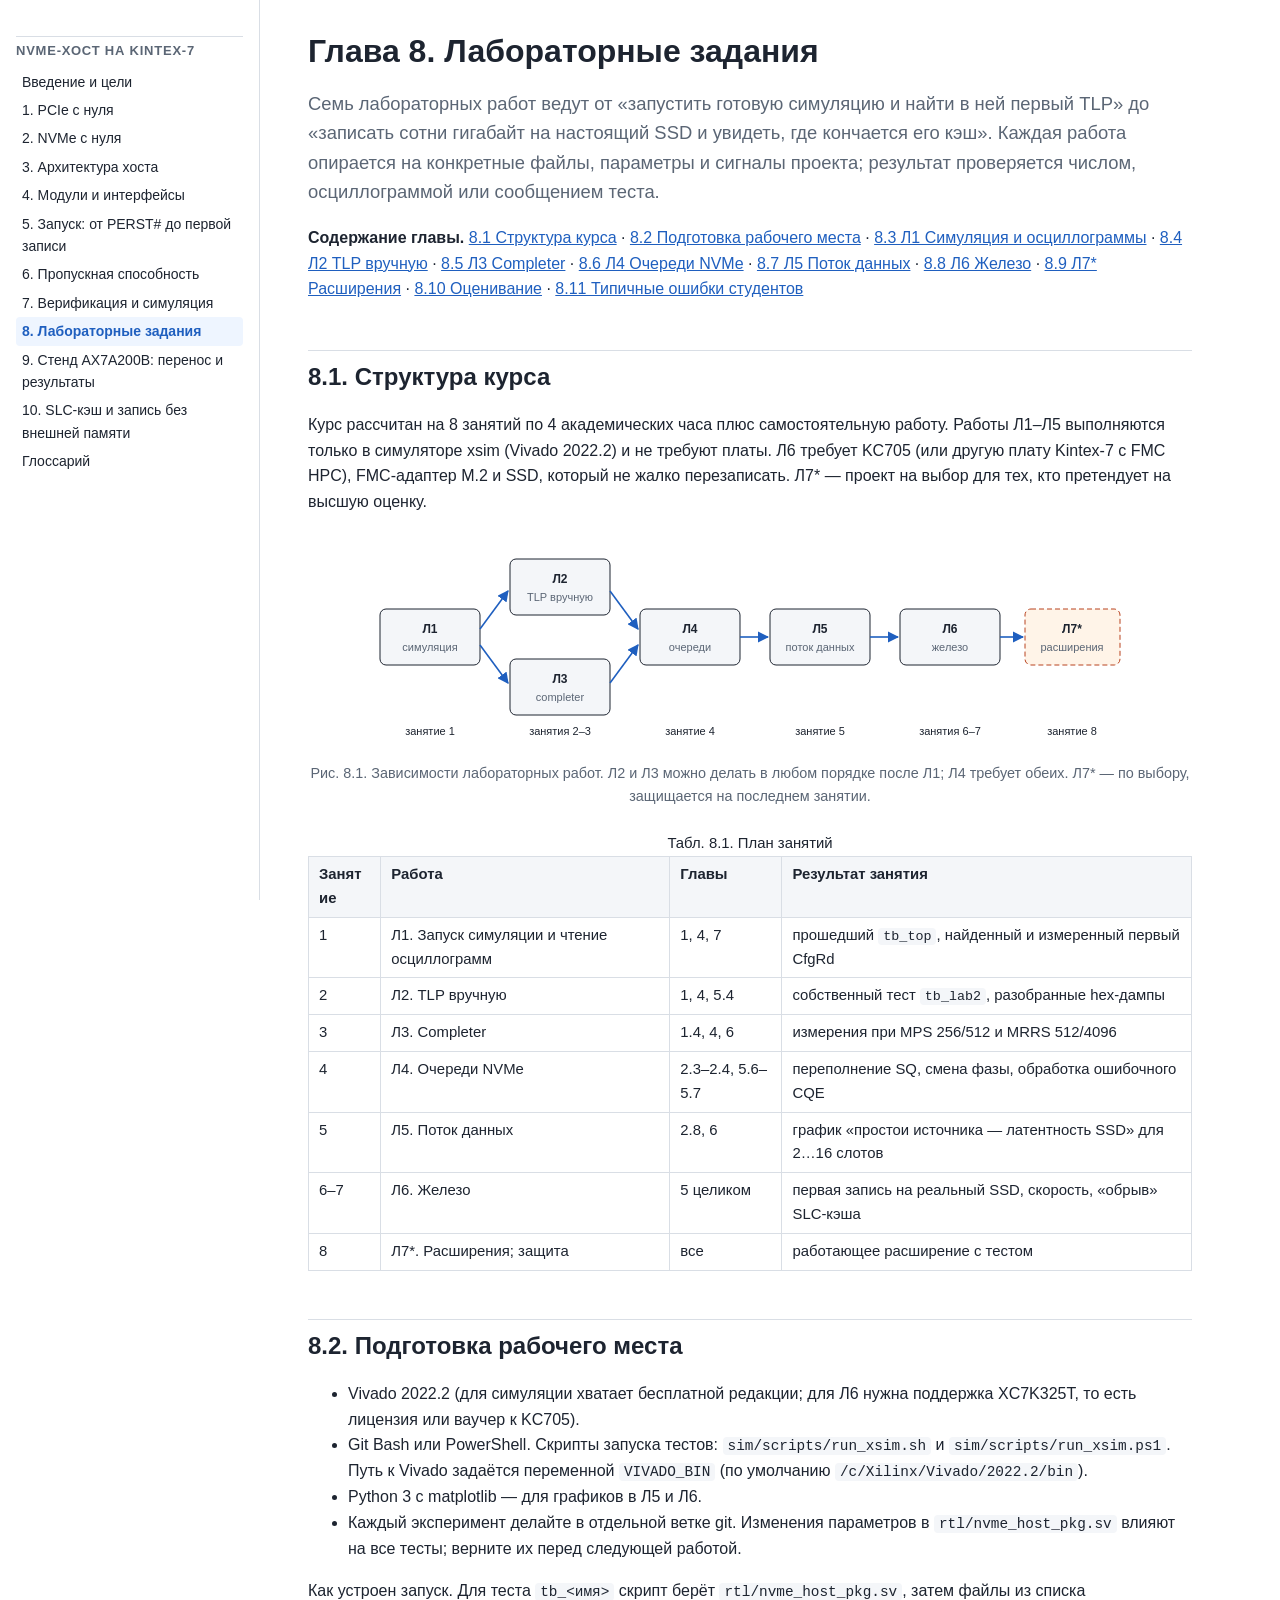
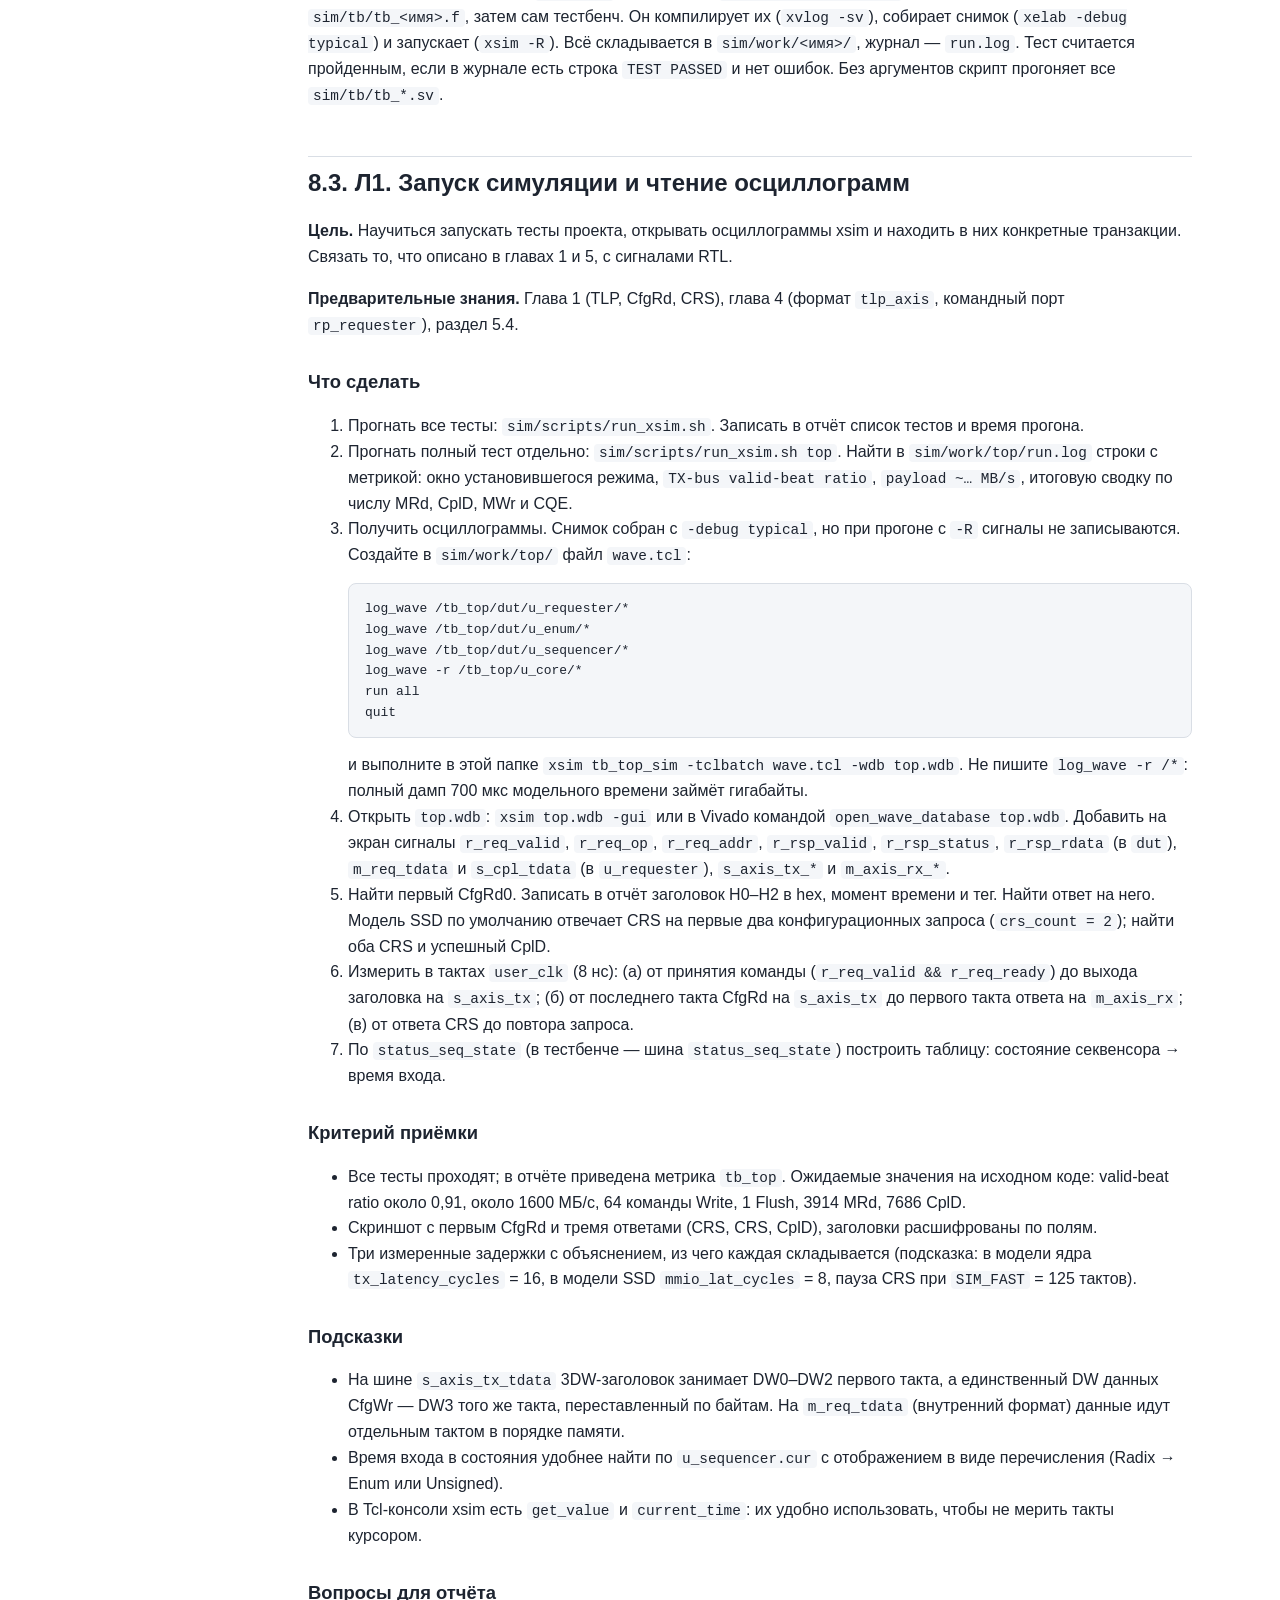
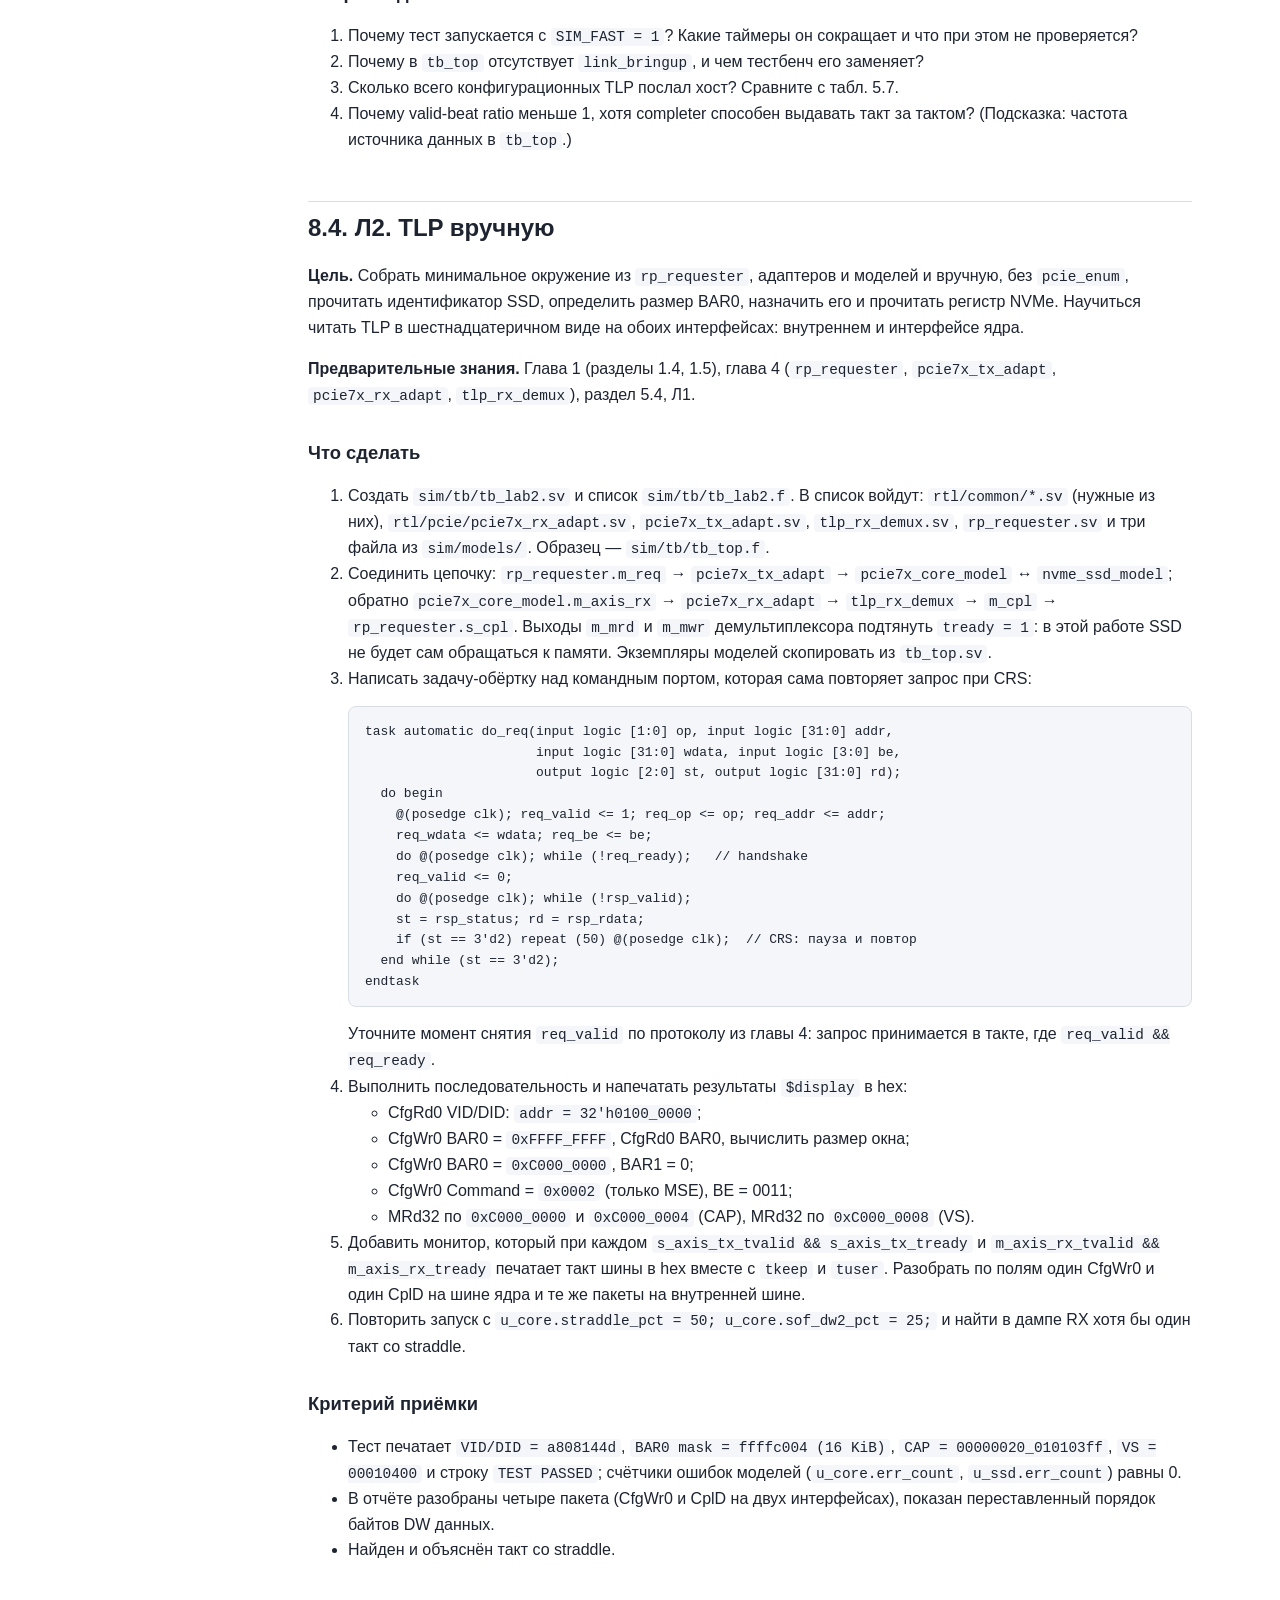
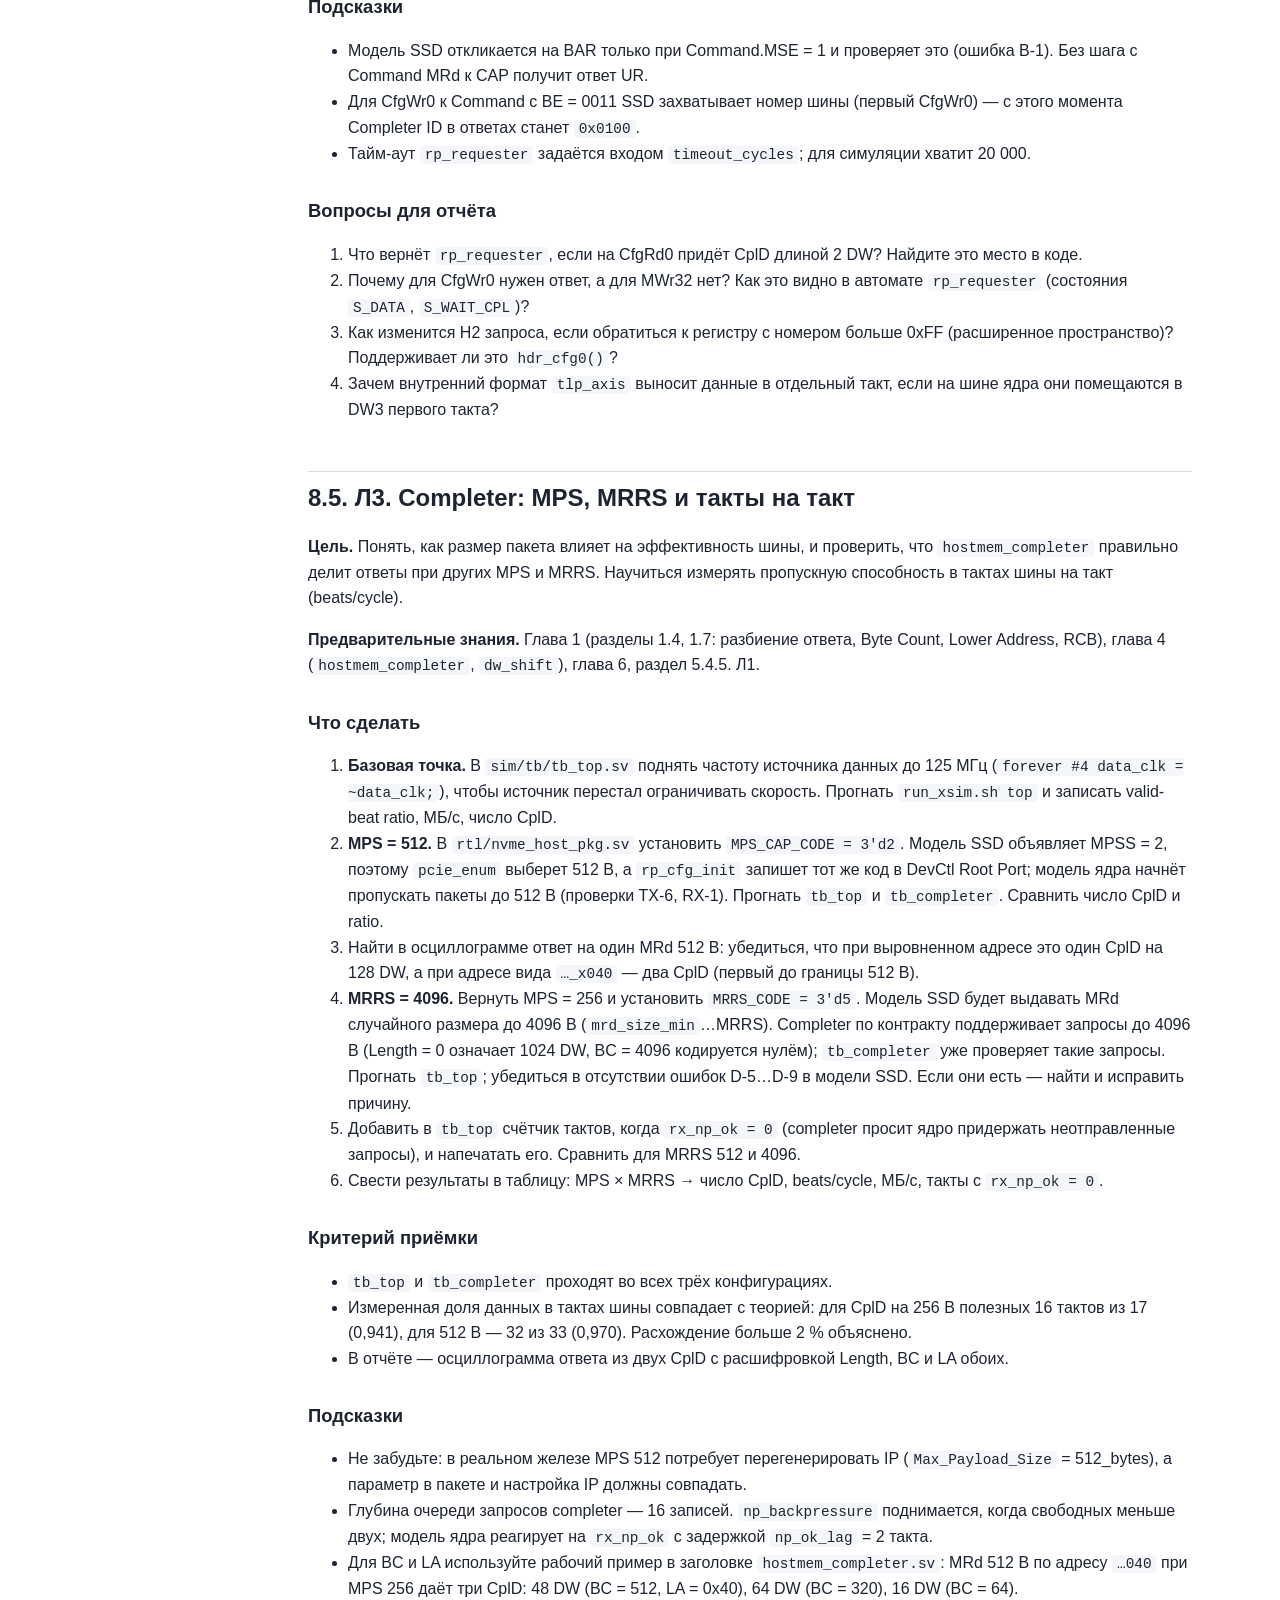
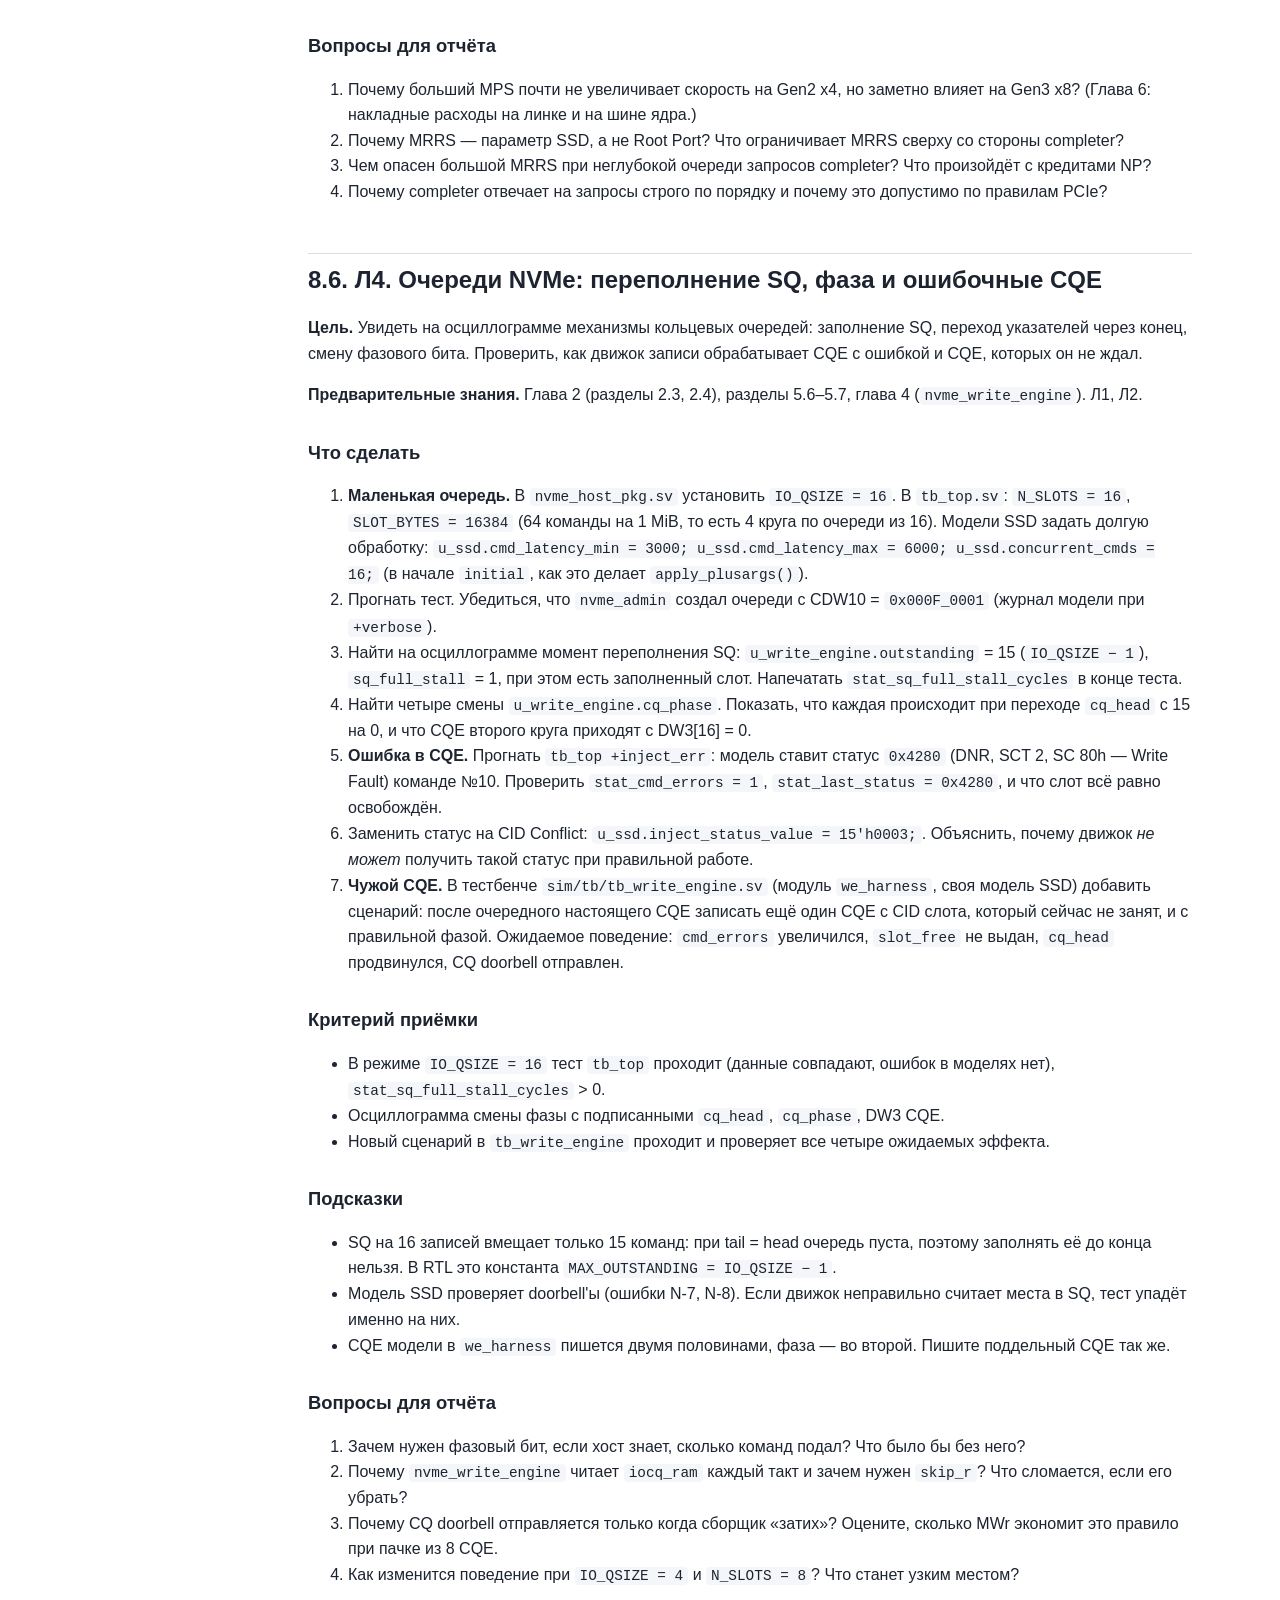
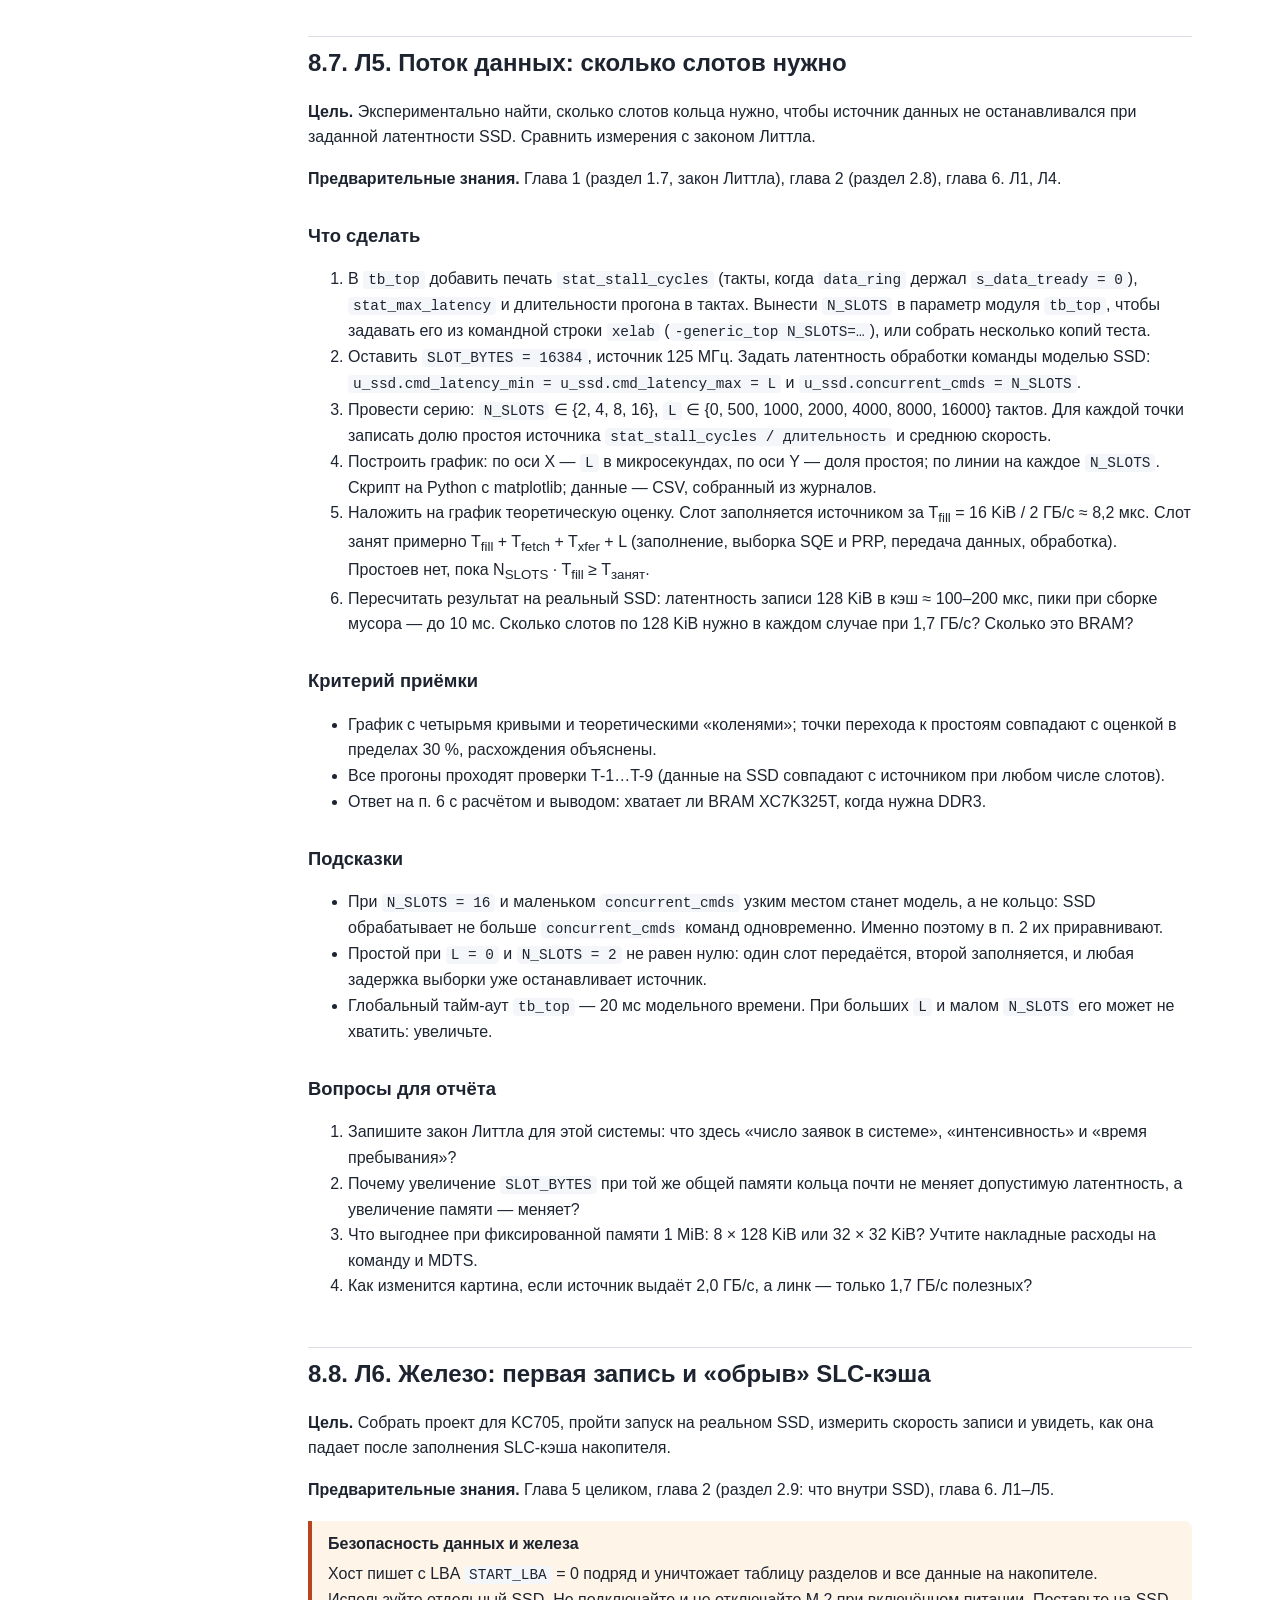
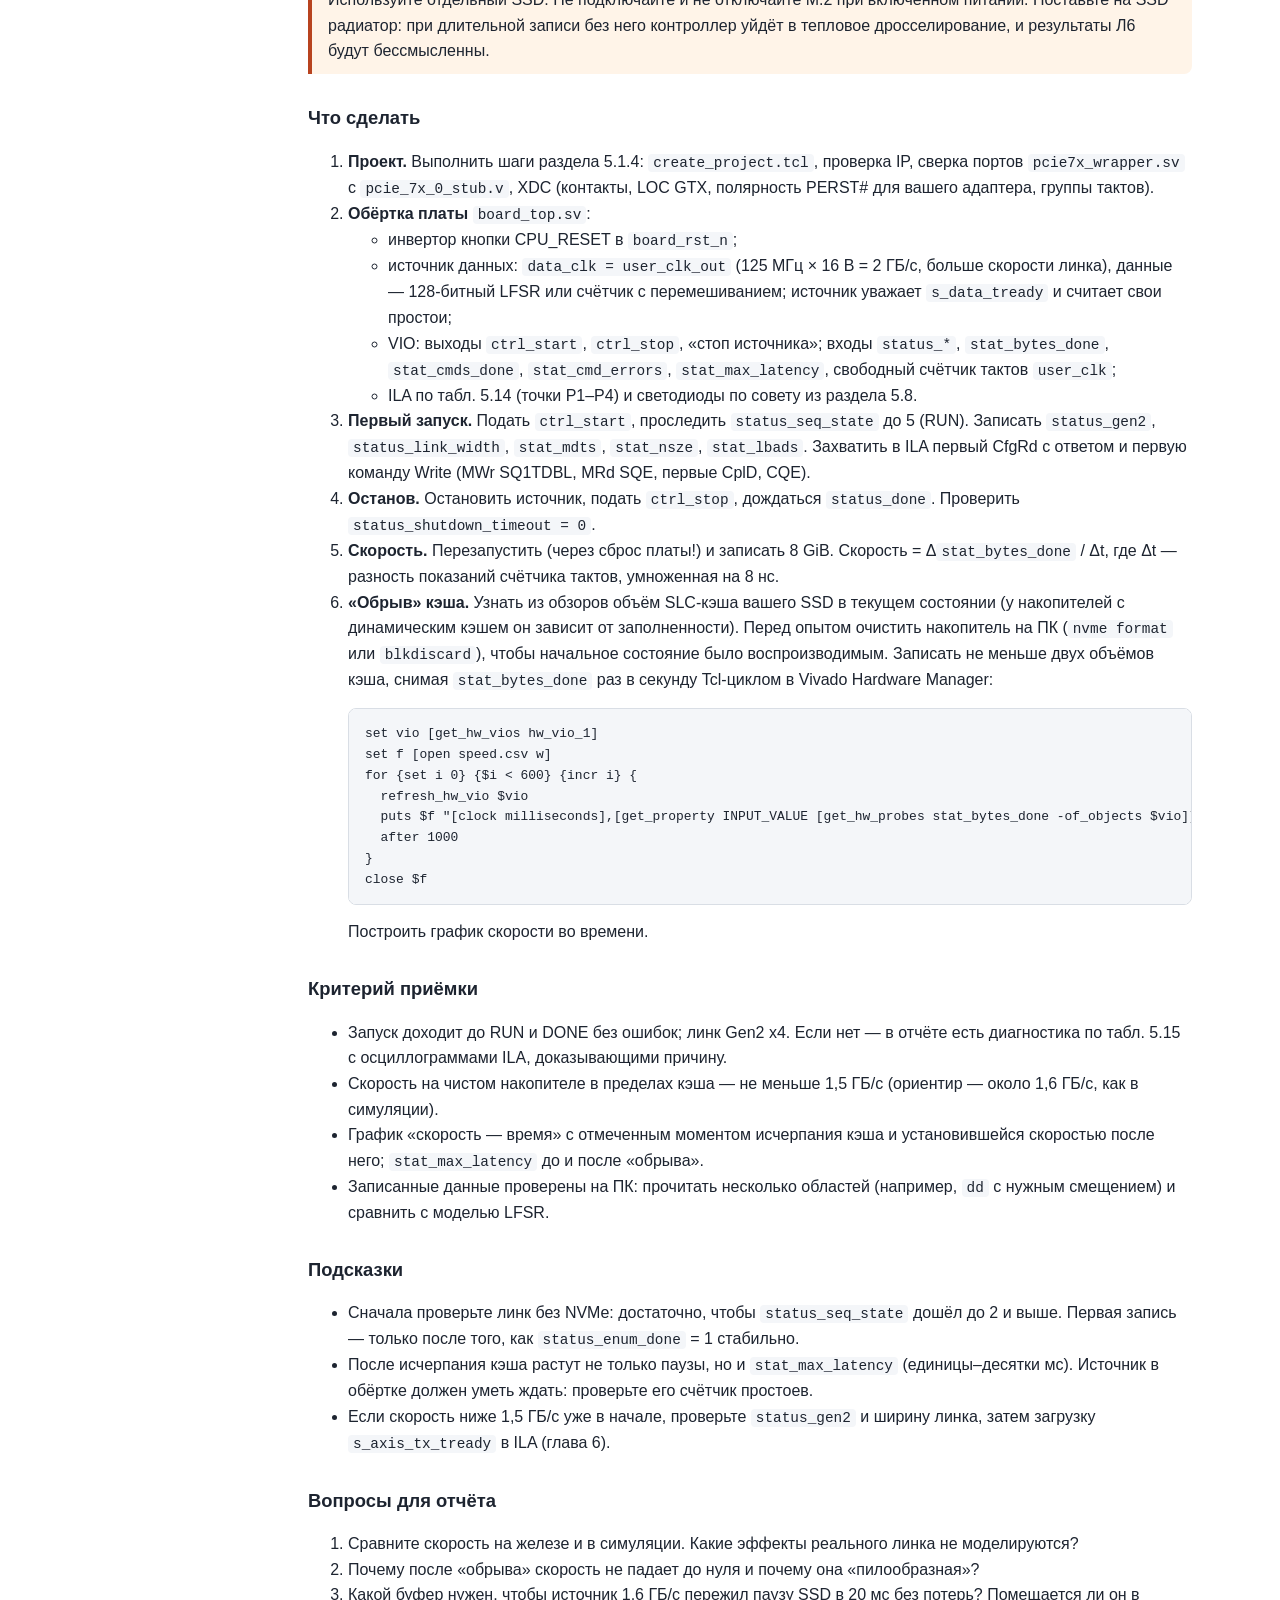
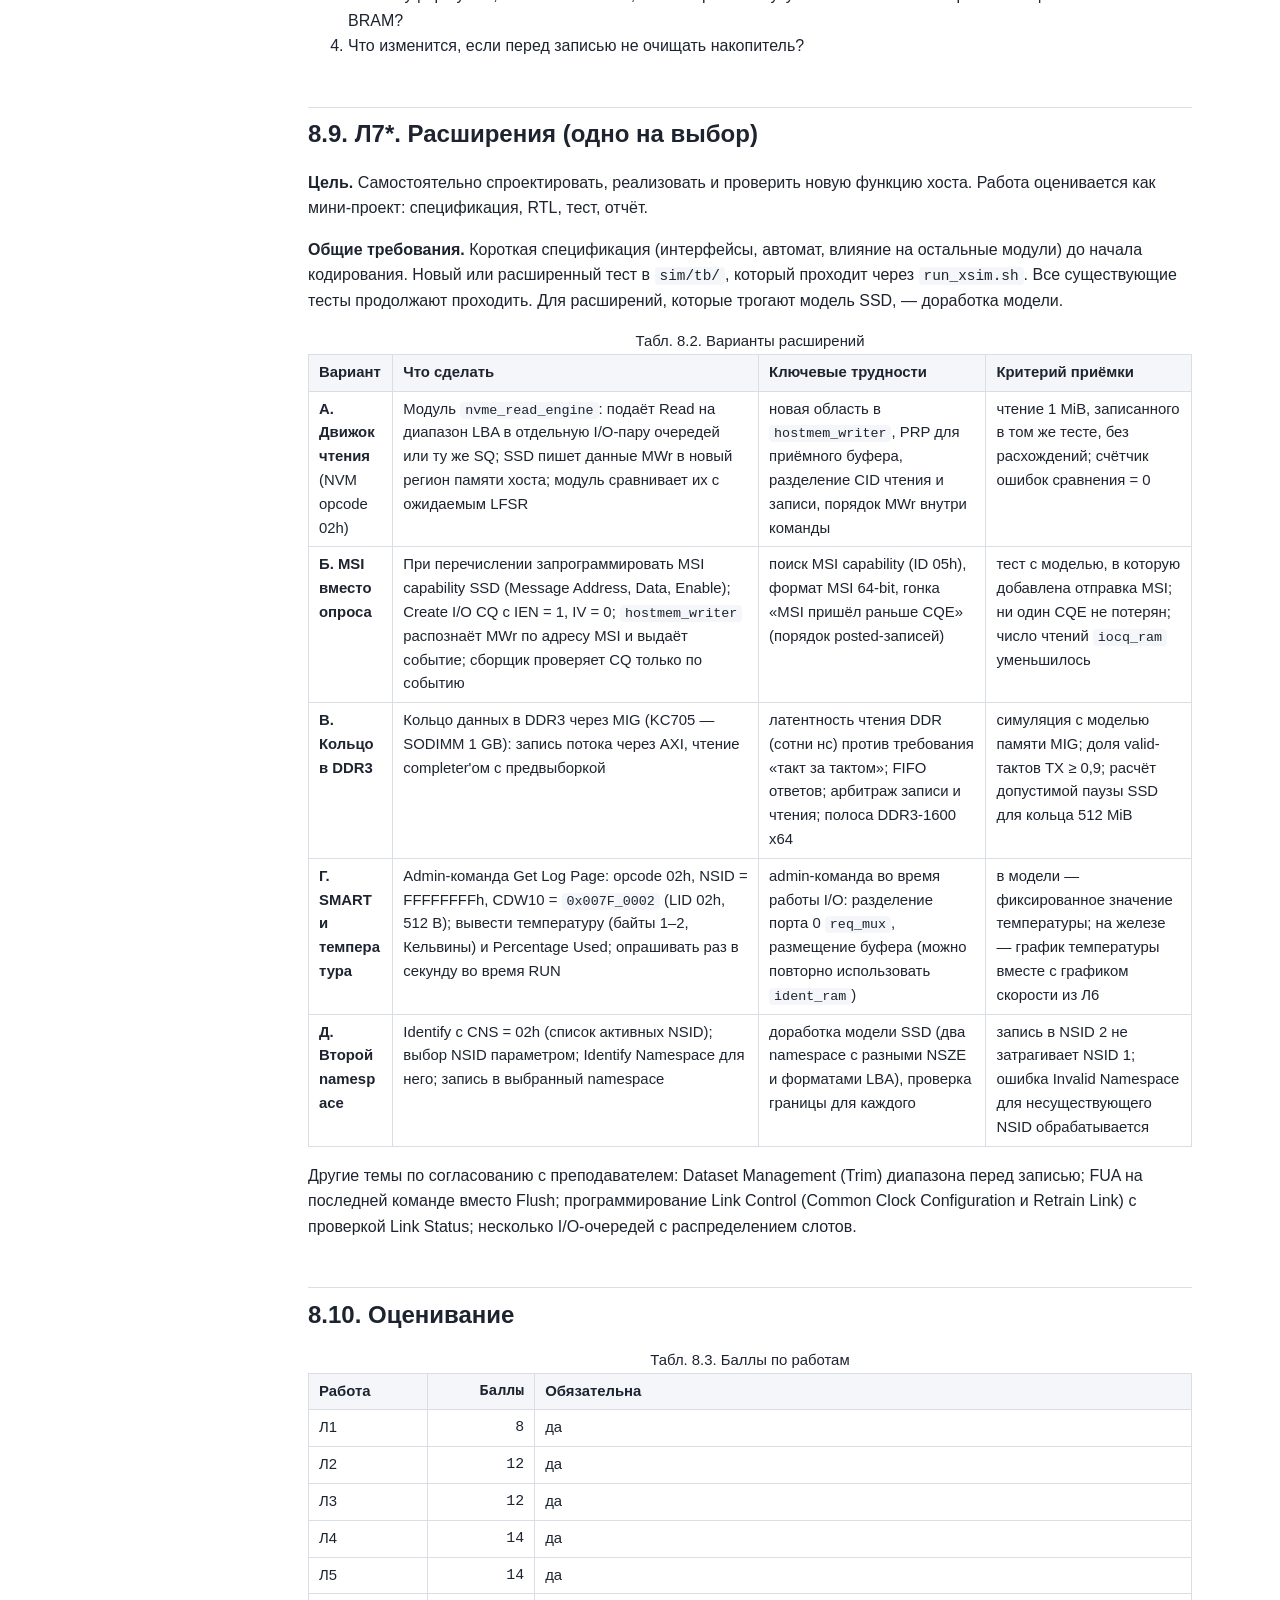
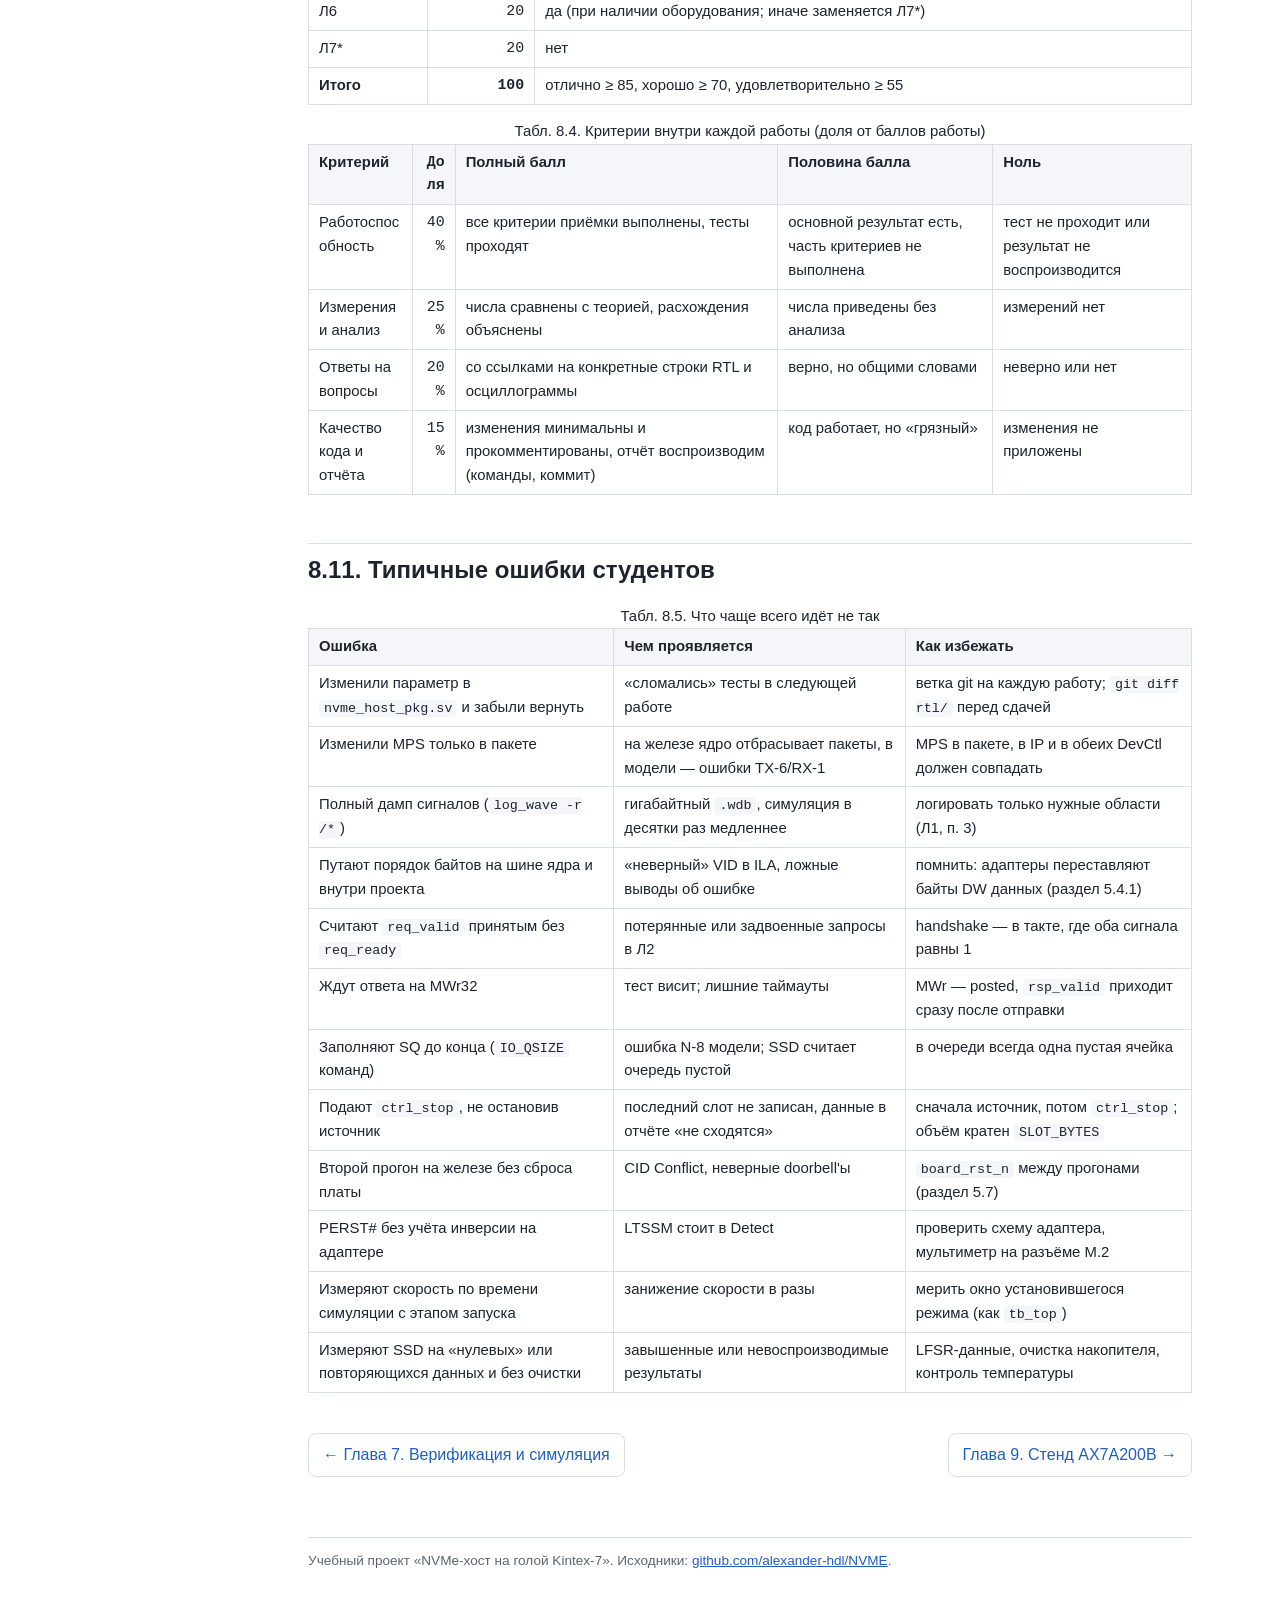
<file: docs/08_lab.html>
<!doctype html>
<html lang="ru">
<head>
<meta charset="utf-8">
<meta name="viewport" content="width=device-width, initial-scale=1">
<title>Глава 8. Лабораторные задания</title>
<link rel="stylesheet" href="css/style.css">
</head>
<body>
<div class="layout">
<!-- NAV:BEGIN -->
<nav class="side">
  <h2>NVMe-хост на Kintex-7</h2>
  <ul>
    <li><a href="index.html">Введение и цели</a></li>
    <li><a href="01_pcie_basics.html">1. PCIe с нуля</a></li>
    <li><a href="02_nvme_basics.html">2. NVMe с нуля</a></li>
    <li><a href="03_architecture.html">3. Архитектура хоста</a></li>
    <li><a href="04_modules.html">4. Модули и интерфейсы</a></li>
    <li><a href="05_bringup.html">5. Запуск: от PERST# до первой записи</a></li>
    <li><a href="06_performance.html">6. Пропускная способность</a></li>
    <li><a href="07_verification.html">7. Верификация и симуляция</a></li>
    <li><a href="08_lab.html" class="cur">8. Лабораторные задания</a></li>
    <li><a href="09_ax7a200b.html">9. Стенд AX7A200B: перенос и результаты</a></li>
    <li><a href="10_slc_cache.html">10. SLC-кэш и запись без внешней памяти</a></li>
    <li><a href="glossary.html">Глоссарий</a></li>
  </ul>
</nav>
<!-- NAV:END -->
<main>
<h1>Глава 8. Лабораторные задания</h1>
<p class="lead">Семь лабораторных работ ведут от «запустить готовую симуляцию и найти в ней первый TLP» до «записать сотни гигабайт на настоящий SSD и увидеть, где кончается его кэш». Каждая работа опирается на конкретные файлы, параметры и сигналы проекта; результат проверяется числом, осциллограммой или сообщением теста.</p>

<p><b>Содержание главы.</b>
<a href="#s1">8.1 Структура курса</a> ·
<a href="#s2">8.2 Подготовка рабочего места</a> ·
<a href="#l1">8.3 Л1 Симуляция и осциллограммы</a> ·
<a href="#l2">8.4 Л2 TLP вручную</a> ·
<a href="#l3">8.5 Л3 Completer</a> ·
<a href="#l4">8.6 Л4 Очереди NVMe</a> ·
<a href="#l5">8.7 Л5 Поток данных</a> ·
<a href="#l6">8.8 Л6 Железо</a> ·
<a href="#l7">8.9 Л7* Расширения</a> ·
<a href="#s9">8.10 Оценивание</a> ·
<a href="#s10">8.11 Типичные ошибки студентов</a></p>

<!-- ============================================================ -->
<h2 id="s1">8.1. Структура курса</h2>

<p>Курс рассчитан на 8 занятий по 4 академических часа плюс самостоятельную работу. Работы Л1–Л5 выполняются только в симуляторе xsim (Vivado 2022.2) и не требуют платы. Л6 требует KC705 (или другую плату Kintex-7 с FMC HPC), FMC-адаптер M.2 и SSD, который не жалко перезаписать. Л7* — проект на выбор для тех, кто претендует на высшую оценку.</p>

<figure>
<svg xmlns="http://www.w3.org/2000/svg" viewBox="0 0 760 210" width="760" role="img" aria-label="Зависимости лабораторных работ" font-size="12">
<defs><marker id="m81" viewBox="0 0 10 10" refX="9" refY="5" markerWidth="7" markerHeight="7" orient="auto-start-reverse"><path d="M0,0 L10,5 L0,10 z" fill="var(--accent)"/></marker></defs>
<g fill="var(--code-bg)" stroke="var(--fg)">
<rect x="10" y="70" width="100" height="56" rx="6"/><rect x="140" y="20" width="100" height="56" rx="6"/><rect x="140" y="120" width="100" height="56" rx="6"/><rect x="270" y="70" width="100" height="56" rx="6"/><rect x="400" y="70" width="100" height="56" rx="6"/><rect x="530" y="70" width="100" height="56" rx="6"/>
</g>
<rect x="655" y="70" width="95" height="56" rx="6" fill="var(--warn-bg)" stroke="var(--accent2)" stroke-dasharray="5,3"/>
<g text-anchor="middle" font-weight="700" fill="var(--fg)">
<text x="60" y="94">Л1</text><text x="190" y="44">Л2</text><text x="190" y="144">Л3</text><text x="320" y="94">Л4</text><text x="450" y="94">Л5</text><text x="580" y="94">Л6</text><text x="702" y="94">Л7*</text>
</g>
<g text-anchor="middle" font-size="11" fill="var(--muted)">
<text x="60" y="112">симуляция</text><text x="190" y="62">TLP вручную</text><text x="190" y="162">completer</text><text x="320" y="112">очереди</text><text x="450" y="112">поток данных</text><text x="580" y="112">железо</text><text x="702" y="112">расширения</text>
</g>
<g stroke="var(--accent)" stroke-width="1.6" fill="none">
<path d="M110,90 L138,52" marker-end="url(#m81)"/><path d="M110,106 L138,144" marker-end="url(#m81)"/>
<path d="M240,52 L268,90" marker-end="url(#m81)"/><path d="M240,144 L268,106" marker-end="url(#m81)"/>
<line x1="370" y1="98" x2="398" y2="98" marker-end="url(#m81)"/><line x1="500" y1="98" x2="528" y2="98" marker-end="url(#m81)"/><line x1="630" y1="98" x2="653" y2="98" marker-end="url(#m81)"/>
</g>
<g font-size="11" fill="var(--fg)" text-anchor="middle">
<text x="60" y="196">занятие 1</text><text x="190" y="196">занятия 2–3</text><text x="320" y="196">занятие 4</text><text x="450" y="196">занятие 5</text><text x="580" y="196">занятия 6–7</text><text x="702" y="196">занятие 8</text>
</g>
</svg>
<figcaption>Рис. 8.1. Зависимости лабораторных работ. Л2 и Л3 можно делать в любом порядке после Л1; Л4 требует обеих. Л7* — по выбору, защищается на последнем занятии.</figcaption>
</figure>

<table>
<caption>Табл. 8.1. План занятий</caption>
<tr><th>Занятие</th><th>Работа</th><th>Главы</th><th>Результат занятия</th></tr>
<tr><td>1</td><td>Л1. Запуск симуляции и чтение осциллограмм</td><td>1, 4, 7</td><td>прошедший <code>tb_top</code>, найденный и измеренный первый CfgRd</td></tr>
<tr><td>2</td><td>Л2. TLP вручную</td><td>1, 4, 5.4</td><td>собственный тест <code>tb_lab2</code>, разобранные hex-дампы</td></tr>
<tr><td>3</td><td>Л3. Completer</td><td>1.4, 4, 6</td><td>измерения при MPS 256/512 и MRRS 512/4096</td></tr>
<tr><td>4</td><td>Л4. Очереди NVMe</td><td>2.3–2.4, 5.6–5.7</td><td>переполнение SQ, смена фазы, обработка ошибочного CQE</td></tr>
<tr><td>5</td><td>Л5. Поток данных</td><td>2.8, 6</td><td>график «простои источника — латентность SSD» для 2…16 слотов</td></tr>
<tr><td>6–7</td><td>Л6. Железо</td><td>5 целиком</td><td>первая запись на реальный SSD, скорость, «обрыв» SLC-кэша</td></tr>
<tr><td>8</td><td>Л7*. Расширения; защита</td><td>все</td><td>работающее расширение с тестом</td></tr>
</table>

<!-- ============================================================ -->
<h2 id="s2">8.2. Подготовка рабочего места</h2>
<ul>
<li>Vivado 2022.2 (для симуляции хватает бесплатной редакции; для Л6 нужна поддержка XC7K325T, то есть лицензия или ваучер к KC705).</li>
<li>Git Bash или PowerShell. Скрипты запуска тестов: <code>sim/scripts/run_xsim.sh</code> и <code>sim/scripts/run_xsim.ps1</code>. Путь к Vivado задаётся переменной <code>VIVADO_BIN</code> (по умолчанию <code>/c/Xilinx/Vivado/2022.2/bin</code>).</li>
<li>Python 3 с matplotlib — для графиков в Л5 и Л6.</li>
<li>Каждый эксперимент делайте в отдельной ветке git. Изменения параметров в <code>rtl/nvme_host_pkg.sv</code> влияют на все тесты; верните их перед следующей работой.</li>
</ul>

<p>Как устроен запуск. Для теста <code>tb_&lt;имя&gt;</code> скрипт берёт <code>rtl/nvme_host_pkg.sv</code>, затем файлы из списка <code>sim/tb/tb_&lt;имя&gt;.f</code>, затем сам тестбенч. Он компилирует их (<code>xvlog -sv</code>), собирает снимок (<code>xelab -debug typical</code>) и запускает (<code>xsim -R</code>). Всё складывается в <code>sim/work/&lt;имя&gt;/</code>, журнал — <code>run.log</code>. Тест считается пройденным, если в журнале есть строка <code>TEST PASSED</code> и нет ошибок. Без аргументов скрипт прогоняет все <code>sim/tb/tb_*.sv</code>.</p>

<!-- ============================================================ -->
<h2 id="l1">8.3. Л1. Запуск симуляции и чтение осциллограмм</h2>

<p><b>Цель.</b> Научиться запускать тесты проекта, открывать осциллограммы xsim и находить в них конкретные транзакции. Связать то, что описано в главах 1 и 5, с сигналами RTL.</p>
<p><b>Предварительные знания.</b> Глава 1 (TLP, CfgRd, CRS), глава 4 (формат <code>tlp_axis</code>, командный порт <code>rp_requester</code>), раздел 5.4.</p>

<h3>Что сделать</h3>
<ol>
<li>Прогнать все тесты: <code>sim/scripts/run_xsim.sh</code>. Записать в отчёт список тестов и время прогона.</li>
<li>Прогнать полный тест отдельно: <code>sim/scripts/run_xsim.sh top</code>. Найти в <code>sim/work/top/run.log</code> строки с метрикой: окно установившегося режима, <code>TX-bus valid-beat ratio</code>, <code>payload ~… MB/s</code>, итоговую сводку по числу MRd, CplD, MWr и CQE.</li>
<li>Получить осциллограммы. Снимок собран с <code>-debug typical</code>, но при прогоне с <code>-R</code> сигналы не записываются. Создайте в <code>sim/work/top/</code> файл <code>wave.tcl</code>:
<pre><code>log_wave /tb_top/dut/u_requester/*
log_wave /tb_top/dut/u_enum/*
log_wave /tb_top/dut/u_sequencer/*
log_wave -r /tb_top/u_core/*
run all
quit</code></pre>
и выполните в этой папке <code>xsim tb_top_sim -tclbatch wave.tcl -wdb top.wdb</code>. Не пишите <code>log_wave -r /*</code>: полный дамп 700 мкс модельного времени займёт гигабайты.</li>
<li>Открыть <code>top.wdb</code>: <code>xsim top.wdb -gui</code> или в Vivado командой <code>open_wave_database top.wdb</code>. Добавить на экран сигналы <code>r_req_valid</code>, <code>r_req_op</code>, <code>r_req_addr</code>, <code>r_rsp_valid</code>, <code>r_rsp_status</code>, <code>r_rsp_rdata</code> (в <code>dut</code>), <code>m_req_tdata</code> и <code>s_cpl_tdata</code> (в <code>u_requester</code>), <code>s_axis_tx_*</code> и <code>m_axis_rx_*</code>.</li>
<li>Найти первый CfgRd0. Записать в отчёт заголовок H0–H2 в hex, момент времени и тег. Найти ответ на него. Модель SSD по умолчанию отвечает CRS на первые два конфигурационных запроса (<code>crs_count = 2</code>); найти оба CRS и успешный CplD.</li>
<li>Измерить в тактах <code>user_clk</code> (8 нс): (а) от принятия команды (<code>r_req_valid && r_req_ready</code>) до выхода заголовка на <code>s_axis_tx</code>; (б) от последнего такта CfgRd на <code>s_axis_tx</code> до первого такта ответа на <code>m_axis_rx</code>; (в) от ответа CRS до повтора запроса.</li>
<li>По <code>status_seq_state</code> (в тестбенче — шина <code>status_seq_state</code>) построить таблицу: состояние секвенсора → время входа.</li>
</ol>

<h3>Критерий приёмки</h3>
<ul>
<li>Все тесты проходят; в отчёте приведена метрика <code>tb_top</code>. Ожидаемые значения на исходном коде: valid-beat ratio около 0,91, около 1600 МБ/с, 64 команды Write, 1 Flush, 3914 MRd, 7686 CplD.</li>
<li>Скриншот с первым CfgRd и тремя ответами (CRS, CRS, CplD), заголовки расшифрованы по полям.</li>
<li>Три измеренные задержки с объяснением, из чего каждая складывается (подсказка: в модели ядра <code>tx_latency_cycles</code> = 16, в модели SSD <code>mmio_lat_cycles</code> = 8, пауза CRS при <code>SIM_FAST</code> = 125 тактов).</li>
</ul>

<h3>Подсказки</h3>
<ul>
<li>На шине <code>s_axis_tx_tdata</code> 3DW-заголовок занимает DW0–DW2 первого такта, а единственный DW данных CfgWr — DW3 того же такта, переставленный по байтам. На <code>m_req_tdata</code> (внутренний формат) данные идут отдельным тактом в порядке памяти.</li>
<li>Время входа в состояния удобнее найти по <code>u_sequencer.cur</code> с отображением в виде перечисления (Radix → Enum или Unsigned).</li>
<li>В Tcl-консоли xsim есть <code>get_value</code> и <code>current_time</code>: их удобно использовать, чтобы не мерить такты курсором.</li>
</ul>

<h3>Вопросы для отчёта</h3>
<ol>
<li>Почему тест запускается с <code>SIM_FAST = 1</code>? Какие таймеры он сокращает и что при этом не проверяется?</li>
<li>Почему в <code>tb_top</code> отсутствует <code>link_bringup</code>, и чем тестбенч его заменяет?</li>
<li>Сколько всего конфигурационных TLP послал хост? Сравните с табл. 5.7.</li>
<li>Почему valid-beat ratio меньше 1, хотя completer способен выдавать такт за тактом? (Подсказка: частота источника данных в <code>tb_top</code>.)</li>
</ol>

<!-- ============================================================ -->
<h2 id="l2">8.4. Л2. TLP вручную</h2>

<p><b>Цель.</b> Собрать минимальное окружение из <code>rp_requester</code>, адаптеров и моделей и вручную, без <code>pcie_enum</code>, прочитать идентификатор SSD, определить размер BAR0, назначить его и прочитать регистр NVMe. Научиться читать TLP в шестнадцатеричном виде на обоих интерфейсах: внутреннем и интерфейсе ядра.</p>
<p><b>Предварительные знания.</b> Глава 1 (разделы 1.4, 1.5), глава 4 (<code>rp_requester</code>, <code>pcie7x_tx_adapt</code>, <code>pcie7x_rx_adapt</code>, <code>tlp_rx_demux</code>), раздел 5.4, Л1.</p>

<h3>Что сделать</h3>
<ol>
<li>Создать <code>sim/tb/tb_lab2.sv</code> и список <code>sim/tb/tb_lab2.f</code>. В список войдут: <code>rtl/common/*.sv</code> (нужные из них), <code>rtl/pcie/pcie7x_rx_adapt.sv</code>, <code>pcie7x_tx_adapt.sv</code>, <code>tlp_rx_demux.sv</code>, <code>rp_requester.sv</code> и три файла из <code>sim/models/</code>. Образец — <code>sim/tb/tb_top.f</code>.</li>
<li>Соединить цепочку: <code>rp_requester.m_req</code> → <code>pcie7x_tx_adapt</code> → <code>pcie7x_core_model</code> ↔ <code>nvme_ssd_model</code>; обратно <code>pcie7x_core_model.m_axis_rx</code> → <code>pcie7x_rx_adapt</code> → <code>tlp_rx_demux</code> → <code>m_cpl</code> → <code>rp_requester.s_cpl</code>. Выходы <code>m_mrd</code> и <code>m_mwr</code> демультиплексора подтянуть <code>tready = 1</code>: в этой работе SSD не будет сам обращаться к памяти. Экземпляры моделей скопировать из <code>tb_top.sv</code>.</li>
<li>Написать задачу-обёртку над командным портом, которая сама повторяет запрос при CRS:
<pre><code>task automatic do_req(input logic [1:0] op, input logic [31:0] addr,
                      input logic [31:0] wdata, input logic [3:0] be,
                      output logic [2:0] st, output logic [31:0] rd);
  do begin
    @(posedge clk); req_valid &lt;= 1; req_op &lt;= op; req_addr &lt;= addr;
    req_wdata &lt;= wdata; req_be &lt;= be;
    do @(posedge clk); while (!req_ready);   // handshake
    req_valid &lt;= 0;
    do @(posedge clk); while (!rsp_valid);
    st = rsp_status; rd = rsp_rdata;
    if (st == 3'd2) repeat (50) @(posedge clk);  // CRS: пауза и повтор
  end while (st == 3'd2);
endtask</code></pre>
Уточните момент снятия <code>req_valid</code> по протоколу из главы 4: запрос принимается в такте, где <code>req_valid && req_ready</code>.</li>
<li>Выполнить последовательность и напечатать результаты <code>$display</code> в hex:
<ul>
<li>CfgRd0 VID/DID: <code>addr = 32'h0100_0000</code>;</li>
<li>CfgWr0 BAR0 = <code>0xFFFF_FFFF</code>, CfgRd0 BAR0, вычислить размер окна;</li>
<li>CfgWr0 BAR0 = <code>0xC000_0000</code>, BAR1 = 0;</li>
<li>CfgWr0 Command = <code>0x0002</code> (только MSE), BE = 0011;</li>
<li>MRd32 по <code>0xC000_0000</code> и <code>0xC000_0004</code> (CAP), MRd32 по <code>0xC000_0008</code> (VS).</li>
</ul></li>
<li>Добавить монитор, который при каждом <code>s_axis_tx_tvalid && s_axis_tx_tready</code> и <code>m_axis_rx_tvalid && m_axis_rx_tready</code> печатает такт шины в hex вместе с <code>tkeep</code> и <code>tuser</code>. Разобрать по полям один CfgWr0 и один CplD на шине ядра и те же пакеты на внутренней шине.</li>
<li>Повторить запуск с <code>u_core.straddle_pct = 50; u_core.sof_dw2_pct = 25;</code> и найти в дампе RX хотя бы один такт со straddle.</li>
</ol>

<h3>Критерий приёмки</h3>
<ul>
<li>Тест печатает <code>VID/DID = a808144d</code>, <code>BAR0 mask = ffffc004 (16 KiB)</code>, <code>CAP = 00000020_010103ff</code>, <code>VS = 00010400</code> и строку <code>TEST PASSED</code>; счётчики ошибок моделей (<code>u_core.err_count</code>, <code>u_ssd.err_count</code>) равны 0.</li>
<li>В отчёте разобраны четыре пакета (CfgWr0 и CplD на двух интерфейсах), показан переставленный порядок байтов DW данных.</li>
<li>Найден и объяснён такт со straddle.</li>
</ul>

<h3>Подсказки</h3>
<ul>
<li>Модель SSD откликается на BAR только при Command.MSE = 1 и проверяет это (ошибка B-1). Без шага с Command MRd к CAP получит ответ UR.</li>
<li>Для CfgWr0 к Command с BE = 0011 SSD захватывает номер шины (первый CfgWr0) — с этого момента Completer ID в ответах станет <code>0x0100</code>.</li>
<li>Тайм-аут <code>rp_requester</code> задаётся входом <code>timeout_cycles</code>; для симуляции хватит 20 000.</li>
</ul>

<h3>Вопросы для отчёта</h3>
<ol>
<li>Что вернёт <code>rp_requester</code>, если на CfgRd0 придёт CplD длиной 2 DW? Найдите это место в коде.</li>
<li>Почему для CfgWr0 нужен ответ, а для MWr32 нет? Как это видно в автомате <code>rp_requester</code> (состояния <code>S_DATA</code>, <code>S_WAIT_CPL</code>)?</li>
<li>Как изменится H2 запроса, если обратиться к регистру с номером больше 0xFF (расширенное пространство)? Поддерживает ли это <code>hdr_cfg0()</code>?</li>
<li>Зачем внутренний формат <code>tlp_axis</code> выносит данные в отдельный такт, если на шине ядра они помещаются в DW3 первого такта?</li>
</ol>

<!-- ============================================================ -->
<h2 id="l3">8.5. Л3. Completer: MPS, MRRS и такты на такт</h2>

<p><b>Цель.</b> Понять, как размер пакета влияет на эффективность шины, и проверить, что <code>hostmem_completer</code> правильно делит ответы при других MPS и MRRS. Научиться измерять пропускную способность в тактах шины на такт (beats/cycle).</p>
<p><b>Предварительные знания.</b> Глава 1 (разделы 1.4, 1.7: разбиение ответа, Byte Count, Lower Address, RCB), глава 4 (<code>hostmem_completer</code>, <code>dw_shift</code>), глава 6, раздел 5.4.5. Л1.</p>

<h3>Что сделать</h3>
<ol>
<li><b>Базовая точка.</b> В <code>sim/tb/tb_top.sv</code> поднять частоту источника данных до 125 МГц (<code>forever #4 data_clk = ~data_clk;</code>), чтобы источник перестал ограничивать скорость. Прогнать <code>run_xsim.sh top</code> и записать valid-beat ratio, МБ/с, число CplD.</li>
<li><b>MPS = 512.</b> В <code>rtl/nvme_host_pkg.sv</code> установить <code>MPS_CAP_CODE = 3'd2</code>. Модель SSD объявляет MPSS = 2, поэтому <code>pcie_enum</code> выберет 512 B, а <code>rp_cfg_init</code> запишет тот же код в DevCtl Root Port; модель ядра начнёт пропускать пакеты до 512 B (проверки TX-6, RX-1). Прогнать <code>tb_top</code> и <code>tb_completer</code>. Сравнить число CplD и ratio.</li>
<li>Найти в осциллограмме ответ на один MRd 512 B: убедиться, что при выровненном адресе это один CplD на 128 DW, а при адресе вида <code>…_x040</code> — два CplD (первый до границы 512 B).</li>
<li><b>MRRS = 4096.</b> Вернуть MPS = 256 и установить <code>MRRS_CODE = 3'd5</code>. Модель SSD будет выдавать MRd случайного размера до 4096 B (<code>mrd_size_min</code>…MRRS). Completer по контракту поддерживает запросы до 4096 B (Length = 0 означает 1024 DW, BC = 4096 кодируется нулём); <code>tb_completer</code> уже проверяет такие запросы. Прогнать <code>tb_top</code>; убедиться в отсутствии ошибок D-5…D-9 в модели SSD. Если они есть — найти и исправить причину.</li>
<li>Добавить в <code>tb_top</code> счётчик тактов, когда <code>rx_np_ok = 0</code> (completer просит ядро придержать неотправленные запросы), и напечатать его. Сравнить для MRRS 512 и 4096.</li>
<li>Свести результаты в таблицу: MPS × MRRS → число CplD, beats/cycle, МБ/с, такты с <code>rx_np_ok = 0</code>.</li>
</ol>

<h3>Критерий приёмки</h3>
<ul>
<li><code>tb_top</code> и <code>tb_completer</code> проходят во всех трёх конфигурациях.</li>
<li>Измеренная доля данных в тактах шины совпадает с теорией: для CplD на 256 B полезных 16 тактов из 17 (0,941), для 512 B — 32 из 33 (0,970). Расхождение больше 2 % объяснено.</li>
<li>В отчёте — осциллограмма ответа из двух CplD с расшифровкой Length, BC и LA обоих.</li>
</ul>

<h3>Подсказки</h3>
<ul>
<li>Не забудьте: в реальном железе MPS 512 потребует перегенерировать IP (<code>Max_Payload_Size</code> = 512_bytes), а параметр в пакете и настройка IP должны совпадать.</li>
<li>Глубина очереди запросов completer — 16 записей. <code>np_backpressure</code> поднимается, когда свободных меньше двух; модель ядра реагирует на <code>rx_np_ok</code> с задержкой <code>np_ok_lag</code> = 2 такта.</li>
<li>Для BC и LA используйте рабочий пример в заголовке <code>hostmem_completer.sv</code>: MRd 512 B по адресу <code>…040</code> при MPS 256 даёт три CplD: 48 DW (BC = 512, LA = 0x40), 64 DW (BC = 320), 16 DW (BC = 64).</li>
</ul>

<h3>Вопросы для отчёта</h3>
<ol>
<li>Почему больший MPS почти не увеличивает скорость на Gen2 x4, но заметно влияет на Gen3 x8? (Глава 6: накладные расходы на линке и на шине ядра.)</li>
<li>Почему MRRS — параметр SSD, а не Root Port? Что ограничивает MRRS сверху со стороны completer?</li>
<li>Чем опасен большой MRRS при неглубокой очереди запросов completer? Что произойдёт с кредитами NP?</li>
<li>Почему completer отвечает на запросы строго по порядку и почему это допустимо по правилам PCIe?</li>
</ol>

<!-- ============================================================ -->
<h2 id="l4">8.6. Л4. Очереди NVMe: переполнение SQ, фаза и ошибочные CQE</h2>

<p><b>Цель.</b> Увидеть на осциллограмме механизмы кольцевых очередей: заполнение SQ, переход указателей через конец, смену фазового бита. Проверить, как движок записи обрабатывает CQE с ошибкой и CQE, которых он не ждал.</p>
<p><b>Предварительные знания.</b> Глава 2 (разделы 2.3, 2.4), разделы 5.6–5.7, глава 4 (<code>nvme_write_engine</code>). Л1, Л2.</p>

<h3>Что сделать</h3>
<ol>
<li><b>Маленькая очередь.</b> В <code>nvme_host_pkg.sv</code> установить <code>IO_QSIZE = 16</code>. В <code>tb_top.sv</code>: <code>N_SLOTS = 16</code>, <code>SLOT_BYTES = 16384</code> (64 команды на 1 MiB, то есть 4 круга по очереди из 16). Модели SSD задать долгую обработку: <code>u_ssd.cmd_latency_min = 3000; u_ssd.cmd_latency_max = 6000; u_ssd.concurrent_cmds = 16;</code> (в начале <code>initial</code>, как это делает <code>apply_plusargs()</code>).</li>
<li>Прогнать тест. Убедиться, что <code>nvme_admin</code> создал очереди с CDW10 = <code>0x000F_0001</code> (журнал модели при <code>+verbose</code>).</li>
<li>Найти на осциллограмме момент переполнения SQ: <code>u_write_engine.outstanding</code> = 15 (<code>IO_QSIZE − 1</code>), <code>sq_full_stall</code> = 1, при этом есть заполненный слот. Напечатать <code>stat_sq_full_stall_cycles</code> в конце теста.</li>
<li>Найти четыре смены <code>u_write_engine.cq_phase</code>. Показать, что каждая происходит при переходе <code>cq_head</code> с 15 на 0, и что CQE второго круга приходят с DW3[16] = 0.</li>
<li><b>Ошибка в CQE.</b> Прогнать <code>tb_top +inject_err</code>: модель ставит статус <code>0x4280</code> (DNR, SCT 2, SC 80h — Write Fault) команде №10. Проверить <code>stat_cmd_errors = 1</code>, <code>stat_last_status = 0x4280</code>, и что слот всё равно освобождён.</li>
<li>Заменить статус на CID Conflict: <code>u_ssd.inject_status_value = 15'h0003;</code>. Объяснить, почему движок <i>не может</i> получить такой статус при правильной работе.</li>
<li><b>Чужой CQE.</b> В тестбенче <code>sim/tb/tb_write_engine.sv</code> (модуль <code>we_harness</code>, своя модель SSD) добавить сценарий: после очередного настоящего CQE записать ещё один CQE с CID слота, который сейчас не занят, и с правильной фазой. Ожидаемое поведение: <code>cmd_errors</code> увеличился, <code>slot_free</code> не выдан, <code>cq_head</code> продвинулся, CQ doorbell отправлен.</li>
</ol>

<h3>Критерий приёмки</h3>
<ul>
<li>В режиме <code>IO_QSIZE = 16</code> тест <code>tb_top</code> проходит (данные совпадают, ошибок в моделях нет), <code>stat_sq_full_stall_cycles</code> &gt; 0.</li>
<li>Осциллограмма смены фазы с подписанными <code>cq_head</code>, <code>cq_phase</code>, DW3 CQE.</li>
<li>Новый сценарий в <code>tb_write_engine</code> проходит и проверяет все четыре ожидаемых эффекта.</li>
</ul>

<h3>Подсказки</h3>
<ul>
<li>SQ на 16 записей вмещает только 15 команд: при tail = head очередь пуста, поэтому заполнять её до конца нельзя. В RTL это константа <code>MAX_OUTSTANDING = IO_QSIZE − 1</code>.</li>
<li>Модель SSD проверяет doorbell'ы (ошибки N-7, N-8). Если движок неправильно считает места в SQ, тест упадёт именно на них.</li>
<li>CQE модели в <code>we_harness</code> пишется двумя половинами, фаза — во второй. Пишите поддельный CQE так же.</li>
</ul>

<h3>Вопросы для отчёта</h3>
<ol>
<li>Зачем нужен фазовый бит, если хост знает, сколько команд подал? Что было бы без него?</li>
<li>Почему <code>nvme_write_engine</code> читает <code>iocq_ram</code> каждый такт и зачем нужен <code>skip_r</code>? Что сломается, если его убрать?</li>
<li>Почему CQ doorbell отправляется только когда сборщик «затих»? Оцените, сколько MWr экономит это правило при пачке из 8 CQE.</li>
<li>Как изменится поведение при <code>IO_QSIZE = 4</code> и <code>N_SLOTS = 8</code>? Что станет узким местом?</li>
</ol>

<!-- ============================================================ -->
<h2 id="l5">8.7. Л5. Поток данных: сколько слотов нужно</h2>

<p><b>Цель.</b> Экспериментально найти, сколько слотов кольца нужно, чтобы источник данных не останавливался при заданной латентности SSD. Сравнить измерения с законом Литтла.</p>
<p><b>Предварительные знания.</b> Глава 1 (раздел 1.7, закон Литтла), глава 2 (раздел 2.8), глава 6. Л1, Л4.</p>

<h3>Что сделать</h3>
<ol>
<li>В <code>tb_top</code> добавить печать <code>stat_stall_cycles</code> (такты, когда <code>data_ring</code> держал <code>s_data_tready = 0</code>), <code>stat_max_latency</code> и длительности прогона в тактах. Вынести <code>N_SLOTS</code> в параметр модуля <code>tb_top</code>, чтобы задавать его из командной строки <code>xelab</code> (<code>-generic_top N_SLOTS=…</code>), или собрать несколько копий теста.</li>
<li>Оставить <code>SLOT_BYTES = 16384</code>, источник 125 МГц. Задать латентность обработки команды моделью SSD: <code>u_ssd.cmd_latency_min = u_ssd.cmd_latency_max = L</code> и <code>u_ssd.concurrent_cmds = N_SLOTS</code>.</li>
<li>Провести серию: <code>N_SLOTS</code> ∈ {2, 4, 8, 16}, <code>L</code> ∈ {0, 500, 1000, 2000, 4000, 8000, 16000} тактов. Для каждой точки записать долю простоя источника <code>stat_stall_cycles / длительность</code> и среднюю скорость.</li>
<li>Построить график: по оси X — <code>L</code> в микросекундах, по оси Y — доля простоя; по линии на каждое <code>N_SLOTS</code>. Скрипт на Python с matplotlib; данные — CSV, собранный из журналов.</li>
<li>Наложить на график теоретическую оценку. Слот заполняется источником за T<sub>fill</sub> = 16 KiB / 2 ГБ/с ≈ 8,2 мкс. Слот занят примерно T<sub>fill</sub> + T<sub>fetch</sub> + T<sub>xfer</sub> + L (заполнение, выборка SQE и PRP, передача данных, обработка). Простоев нет, пока N<sub>SLOTS</sub> · T<sub>fill</sub> ≥ T<sub>занят</sub>.</li>
<li>Пересчитать результат на реальный SSD: латентность записи 128 KiB в кэш ≈ 100–200 мкс, пики при сборке мусора — до 10 мс. Сколько слотов по 128 KiB нужно в каждом случае при 1,7 ГБ/с? Сколько это BRAM?</li>
</ol>

<h3>Критерий приёмки</h3>
<ul>
<li>График с четырьмя кривыми и теоретическими «коленями»; точки перехода к простоям совпадают с оценкой в пределах 30 %, расхождения объяснены.</li>
<li>Все прогоны проходят проверки T-1…T-9 (данные на SSD совпадают с источником при любом числе слотов).</li>
<li>Ответ на п. 6 с расчётом и выводом: хватает ли BRAM XC7K325T, когда нужна DDR3.</li>
</ul>

<h3>Подсказки</h3>
<ul>
<li>При <code>N_SLOTS = 16</code> и маленьком <code>concurrent_cmds</code> узким местом станет модель, а не кольцо: SSD обрабатывает не больше <code>concurrent_cmds</code> команд одновременно. Именно поэтому в п. 2 их приравнивают.</li>
<li>Простой при <code>L = 0</code> и <code>N_SLOTS = 2</code> не равен нулю: один слот передаётся, второй заполняется, и любая задержка выборки уже останавливает источник.</li>
<li>Глобальный тайм-аут <code>tb_top</code> — 20 мс модельного времени. При больших <code>L</code> и малом <code>N_SLOTS</code> его может не хватить: увеличьте.</li>
</ul>

<h3>Вопросы для отчёта</h3>
<ol>
<li>Запишите закон Литтла для этой системы: что здесь «число заявок в системе», «интенсивность» и «время пребывания»?</li>
<li>Почему увеличение <code>SLOT_BYTES</code> при той же общей памяти кольца почти не меняет допустимую латентность, а увеличение памяти — меняет?</li>
<li>Что выгоднее при фиксированной памяти 1 MiB: 8 × 128 KiB или 32 × 32 KiB? Учтите накладные расходы на команду и MDTS.</li>
<li>Как изменится картина, если источник выдаёт 2,0 ГБ/с, а линк — только 1,7 ГБ/с полезных?</li>
</ol>

<!-- ============================================================ -->
<h2 id="l6">8.8. Л6. Железо: первая запись и «обрыв» SLC-кэша</h2>

<p><b>Цель.</b> Собрать проект для KC705, пройти запуск на реальном SSD, измерить скорость записи и увидеть, как она падает после заполнения SLC-кэша накопителя.</p>
<p><b>Предварительные знания.</b> Глава 5 целиком, глава 2 (раздел 2.9: что внутри SSD), глава 6. Л1–Л5.</p>

<div class="box warn"><span class="t">Безопасность данных и железа</span>
Хост пишет с LBA <code>START_LBA</code> = 0 подряд и уничтожает таблицу разделов и все данные на накопителе. Используйте отдельный SSD. Не подключайте и не отключайте M.2 при включённом питании. Поставьте на SSD радиатор: при длительной записи без него контроллер уйдёт в тепловое дросселирование, и результаты Л6 будут бессмысленны.</div>

<h3>Что сделать</h3>
<ol>
<li><b>Проект.</b> Выполнить шаги раздела 5.1.4: <code>create_project.tcl</code>, проверка IP, сверка портов <code>pcie7x_wrapper.sv</code> с <code>pcie_7x_0_stub.v</code>, XDC (контакты, LOC GTX, полярность PERST# для вашего адаптера, группы тактов).</li>
<li><b>Обёртка платы</b> <code>board_top.sv</code>:
<ul>
<li>инвертор кнопки CPU_RESET в <code>board_rst_n</code>;</li>
<li>источник данных: <code>data_clk = user_clk_out</code> (125 МГц × 16 B = 2 ГБ/с, больше скорости линка), данные — 128-битный LFSR или счётчик с перемешиванием; источник уважает <code>s_data_tready</code> и считает свои простои;</li>
<li>VIO: выходы <code>ctrl_start</code>, <code>ctrl_stop</code>, «стоп источника»; входы <code>status_*</code>, <code>stat_bytes_done</code>, <code>stat_cmds_done</code>, <code>stat_cmd_errors</code>, <code>stat_max_latency</code>, свободный счётчик тактов <code>user_clk</code>;</li>
<li>ILA по табл. 5.14 (точки P1–P4) и светодиоды по совету из раздела 5.8.</li>
</ul></li>
<li><b>Первый запуск.</b> Подать <code>ctrl_start</code>, проследить <code>status_seq_state</code> до 5 (RUN). Записать <code>status_gen2</code>, <code>status_link_width</code>, <code>stat_mdts</code>, <code>stat_nsze</code>, <code>stat_lbads</code>. Захватить в ILA первый CfgRd с ответом и первую команду Write (MWr SQ1TDBL, MRd SQE, первые CplD, CQE).</li>
<li><b>Останов.</b> Остановить источник, подать <code>ctrl_stop</code>, дождаться <code>status_done</code>. Проверить <code>status_shutdown_timeout = 0</code>.</li>
<li><b>Скорость.</b> Перезапустить (через сброс платы!) и записать 8 GiB. Скорость = Δ<code>stat_bytes_done</code> / Δt, где Δt — разность показаний счётчика тактов, умноженная на 8 нс.</li>
<li><b>«Обрыв» кэша.</b> Узнать из обзоров объём SLC-кэша вашего SSD в текущем состоянии (у накопителей с динамическим кэшем он зависит от заполненности). Перед опытом очистить накопитель на ПК (<code>nvme format</code> или <code>blkdiscard</code>), чтобы начальное состояние было воспроизводимым. Записать не меньше двух объёмов кэша, снимая <code>stat_bytes_done</code> раз в секунду Tcl-циклом в Vivado Hardware Manager:
<pre><code>set vio [get_hw_vios hw_vio_1]
set f [open speed.csv w]
for {set i 0} {$i &lt; 600} {incr i} {
  refresh_hw_vio $vio
  puts $f "[clock milliseconds],[get_property INPUT_VALUE [get_hw_probes stat_bytes_done -of_objects $vio]]"
  after 1000
}
close $f</code></pre>
Построить график скорости во времени.</li>
</ol>

<h3>Критерий приёмки</h3>
<ul>
<li>Запуск доходит до RUN и DONE без ошибок; линк Gen2 x4. Если нет — в отчёте есть диагностика по табл. 5.15 с осциллограммами ILA, доказывающими причину.</li>
<li>Скорость на чистом накопителе в пределах кэша — не меньше 1,5 ГБ/с (ориентир — около 1,6 ГБ/с, как в симуляции).</li>
<li>График «скорость — время» с отмеченным моментом исчерпания кэша и установившейся скоростью после него; <code>stat_max_latency</code> до и после «обрыва».</li>
<li>Записанные данные проверены на ПК: прочитать несколько областей (например, <code>dd</code> с нужным смещением) и сравнить с моделью LFSR.</li>
</ul>

<h3>Подсказки</h3>
<ul>
<li>Сначала проверьте линк без NVMe: достаточно, чтобы <code>status_seq_state</code> дошёл до 2 и выше. Первая запись — только после того, как <code>status_enum_done</code> = 1 стабильно.</li>
<li>После исчерпания кэша растут не только паузы, но и <code>stat_max_latency</code> (единицы–десятки мс). Источник в обёртке должен уметь ждать: проверьте его счётчик простоев.</li>
<li>Если скорость ниже 1,5 ГБ/с уже в начале, проверьте <code>status_gen2</code> и ширину линка, затем загрузку <code>s_axis_tx_tready</code> в ILA (глава 6).</li>
</ul>

<h3>Вопросы для отчёта</h3>
<ol>
<li>Сравните скорость на железе и в симуляции. Какие эффекты реального линка не моделируются?</li>
<li>Почему после «обрыва» скорость не падает до нуля и почему она «пилообразная»?</li>
<li>Какой буфер нужен, чтобы источник 1,6 ГБ/с пережил паузу SSD в 20 мс без потерь? Помещается ли он в BRAM?</li>
<li>Что изменится, если перед записью не очищать накопитель?</li>
</ol>

<!-- ============================================================ -->
<h2 id="l7">8.9. Л7*. Расширения (одно на выбор)</h2>

<p><b>Цель.</b> Самостоятельно спроектировать, реализовать и проверить новую функцию хоста. Работа оценивается как мини-проект: спецификация, RTL, тест, отчёт.</p>
<p><b>Общие требования.</b> Короткая спецификация (интерфейсы, автомат, влияние на остальные модули) до начала кодирования. Новый или расширенный тест в <code>sim/tb/</code>, который проходит через <code>run_xsim.sh</code>. Все существующие тесты продолжают проходить. Для расширений, которые трогают модель SSD, — доработка модели.</p>

<table>
<caption>Табл. 8.2. Варианты расширений</caption>
<tr><th>Вариант</th><th>Что сделать</th><th>Ключевые трудности</th><th>Критерий приёмки</th></tr>
<tr><td><b>А. Движок чтения</b> (NVM opcode 02h)</td><td>Модуль <code>nvme_read_engine</code>: подаёт Read на диапазон LBA в отдельную I/O-пару очередей или ту же SQ; SSD пишет данные MWr в новый регион памяти хоста; модуль сравнивает их с ожидаемым LFSR</td><td>новая область в <code>hostmem_writer</code>, PRP для приёмного буфера, разделение CID чтения и записи, порядок MWr внутри команды</td><td>чтение 1 MiB, записанного в том же тесте, без расхождений; счётчик ошибок сравнения = 0</td></tr>
<tr><td><b>Б. MSI вместо опроса</b></td><td>При перечислении запрограммировать MSI capability SSD (Message Address, Data, Enable); Create I/O CQ с IEN = 1, IV = 0; <code>hostmem_writer</code> распознаёт MWr по адресу MSI и выдаёт событие; сборщик проверяет CQ только по событию</td><td>поиск MSI capability (ID 05h), формат MSI 64-bit, гонка «MSI пришёл раньше CQE» (порядок posted-записей)</td><td>тест с моделью, в которую добавлена отправка MSI; ни один CQE не потерян; число чтений <code>iocq_ram</code> уменьшилось</td></tr>
<tr><td><b>В. Кольцо в DDR3</b></td><td>Кольцо данных в DDR3 через MIG (KC705 — SODIMM 1 GB): запись потока через AXI, чтение completer'ом с предвыборкой</td><td>латентность чтения DDR (сотни нс) против требования «такт за тактом»; FIFO ответов; арбитраж записи и чтения; полоса DDR3-1600 x64</td><td>симуляция с моделью памяти MIG; доля valid-тактов TX ≥ 0,9; расчёт допустимой паузы SSD для кольца 512 MiB</td></tr>
<tr><td><b>Г. SMART и температура</b></td><td>Admin-команда Get Log Page: opcode 02h, NSID = FFFFFFFFh, CDW10 = <code>0x007F_0002</code> (LID 02h, 512 B); вывести температуру (байты 1–2, Кельвины) и Percentage Used; опрашивать раз в секунду во время RUN</td><td>admin-команда во время работы I/O: разделение порта 0 <code>req_mux</code>, размещение буфера (можно повторно использовать <code>ident_ram</code>)</td><td>в модели — фиксированное значение температуры; на железе — график температуры вместе с графиком скорости из Л6</td></tr>
<tr><td><b>Д. Второй namespace</b></td><td>Identify с CNS = 02h (список активных NSID); выбор NSID параметром; Identify Namespace для него; запись в выбранный namespace</td><td>доработка модели SSD (два namespace с разными NSZE и форматами LBA), проверка границы для каждого</td><td>запись в NSID 2 не затрагивает NSID 1; ошибка Invalid Namespace для несуществующего NSID обрабатывается</td></tr>
</table>

<p>Другие темы по согласованию с преподавателем: Dataset Management (Trim) диапазона перед записью; FUA на последней команде вместо Flush; программирование Link Control (Common Clock Configuration и Retrain Link) с проверкой Link Status; несколько I/O-очередей с распределением слотов.</p>

<!-- ============================================================ -->
<h2 id="s9">8.10. Оценивание</h2>

<table>
<caption>Табл. 8.3. Баллы по работам</caption>
<tr><th>Работа</th><th class="num">Баллы</th><th>Обязательна</th></tr>
<tr><td>Л1</td><td class="num">8</td><td>да</td></tr>
<tr><td>Л2</td><td class="num">12</td><td>да</td></tr>
<tr><td>Л3</td><td class="num">12</td><td>да</td></tr>
<tr><td>Л4</td><td class="num">14</td><td>да</td></tr>
<tr><td>Л5</td><td class="num">14</td><td>да</td></tr>
<tr><td>Л6</td><td class="num">20</td><td>да (при наличии оборудования; иначе заменяется Л7*)</td></tr>
<tr><td>Л7*</td><td class="num">20</td><td>нет</td></tr>
<tr><td><b>Итого</b></td><td class="num"><b>100</b></td><td>отлично ≥ 85, хорошо ≥ 70, удовлетворительно ≥ 55</td></tr>
</table>

<table>
<caption>Табл. 8.4. Критерии внутри каждой работы (доля от баллов работы)</caption>
<tr><th>Критерий</th><th class="num">Доля</th><th>Полный балл</th><th>Половина балла</th><th>Ноль</th></tr>
<tr><td>Работоспособность</td><td class="num">40 %</td><td>все критерии приёмки выполнены, тесты проходят</td><td>основной результат есть, часть критериев не выполнена</td><td>тест не проходит или результат не воспроизводится</td></tr>
<tr><td>Измерения и анализ</td><td class="num">25 %</td><td>числа сравнены с теорией, расхождения объяснены</td><td>числа приведены без анализа</td><td>измерений нет</td></tr>
<tr><td>Ответы на вопросы</td><td class="num">20 %</td><td>со ссылками на конкретные строки RTL и осциллограммы</td><td>верно, но общими словами</td><td>неверно или нет</td></tr>
<tr><td>Качество кода и отчёта</td><td class="num">15 %</td><td>изменения минимальны и прокомментированы, отчёт воспроизводим (команды, коммит)</td><td>код работает, но «грязный»</td><td>изменения не приложены</td></tr>
</table>

<!-- ============================================================ -->
<h2 id="s10">8.11. Типичные ошибки студентов</h2>

<table>
<caption>Табл. 8.5. Что чаще всего идёт не так</caption>
<tr><th>Ошибка</th><th>Чем проявляется</th><th>Как избежать</th></tr>
<tr><td>Изменили параметр в <code>nvme_host_pkg.sv</code> и забыли вернуть</td><td>«сломались» тесты в следующей работе</td><td>ветка git на каждую работу; <code>git diff rtl/</code> перед сдачей</td></tr>
<tr><td>Изменили MPS только в пакете</td><td>на железе ядро отбрасывает пакеты, в модели — ошибки TX-6/RX-1</td><td>MPS в пакете, в IP и в обеих DevCtl должен совпадать</td></tr>
<tr><td>Полный дамп сигналов (<code>log_wave -r /*</code>)</td><td>гигабайтный <code>.wdb</code>, симуляция в десятки раз медленнее</td><td>логировать только нужные области (Л1, п. 3)</td></tr>
<tr><td>Путают порядок байтов на шине ядра и внутри проекта</td><td>«неверный» VID в ILA, ложные выводы об ошибке</td><td>помнить: адаптеры переставляют байты DW данных (раздел 5.4.1)</td></tr>
<tr><td>Считают <code>req_valid</code> принятым без <code>req_ready</code></td><td>потерянные или задвоенные запросы в Л2</td><td>handshake — в такте, где оба сигнала равны 1</td></tr>
<tr><td>Ждут ответа на MWr32</td><td>тест висит; лишние таймауты</td><td>MWr — posted, <code>rsp_valid</code> приходит сразу после отправки</td></tr>
<tr><td>Заполняют SQ до конца (<code>IO_QSIZE</code> команд)</td><td>ошибка N-8 модели; SSD считает очередь пустой</td><td>в очереди всегда одна пустая ячейка</td></tr>
<tr><td>Подают <code>ctrl_stop</code>, не остановив источник</td><td>последний слот не записан, данные в отчёте «не сходятся»</td><td>сначала источник, потом <code>ctrl_stop</code>; объём кратен <code>SLOT_BYTES</code></td></tr>
<tr><td>Второй прогон на железе без сброса платы</td><td>CID Conflict, неверные doorbell'ы</td><td><code>board_rst_n</code> между прогонами (раздел 5.7)</td></tr>
<tr><td>PERST# без учёта инверсии на адаптере</td><td>LTSSM стоит в Detect</td><td>проверить схему адаптера, мультиметр на разъёме M.2</td></tr>
<tr><td>Измеряют скорость по времени симуляции с этапом запуска</td><td>занижение скорости в разы</td><td>мерить окно установившегося режима (как <code>tb_top</code>)</td></tr>
<tr><td>Измеряют SSD на «нулевых» или повторяющихся данных и без очистки</td><td>завышенные или невоспроизводимые результаты</td><td>LFSR-данные, очистка накопителя, контроль температуры</td></tr>
</table>

<div class="pager"><a href="07_verification.html">← Глава 7. Верификация и симуляция</a><a href="09_ax7a200b.html">Глава 9. Стенд AX7A200B →</a></div>
<footer>Учебный проект «NVMe-хост на голой Kintex-7». Исходники: <a href="https://github.com/alexander-hdl/NVME">github.com/alexander-hdl/NVME</a>.</footer>
</main>
</div>
</body>
</html>
</file>
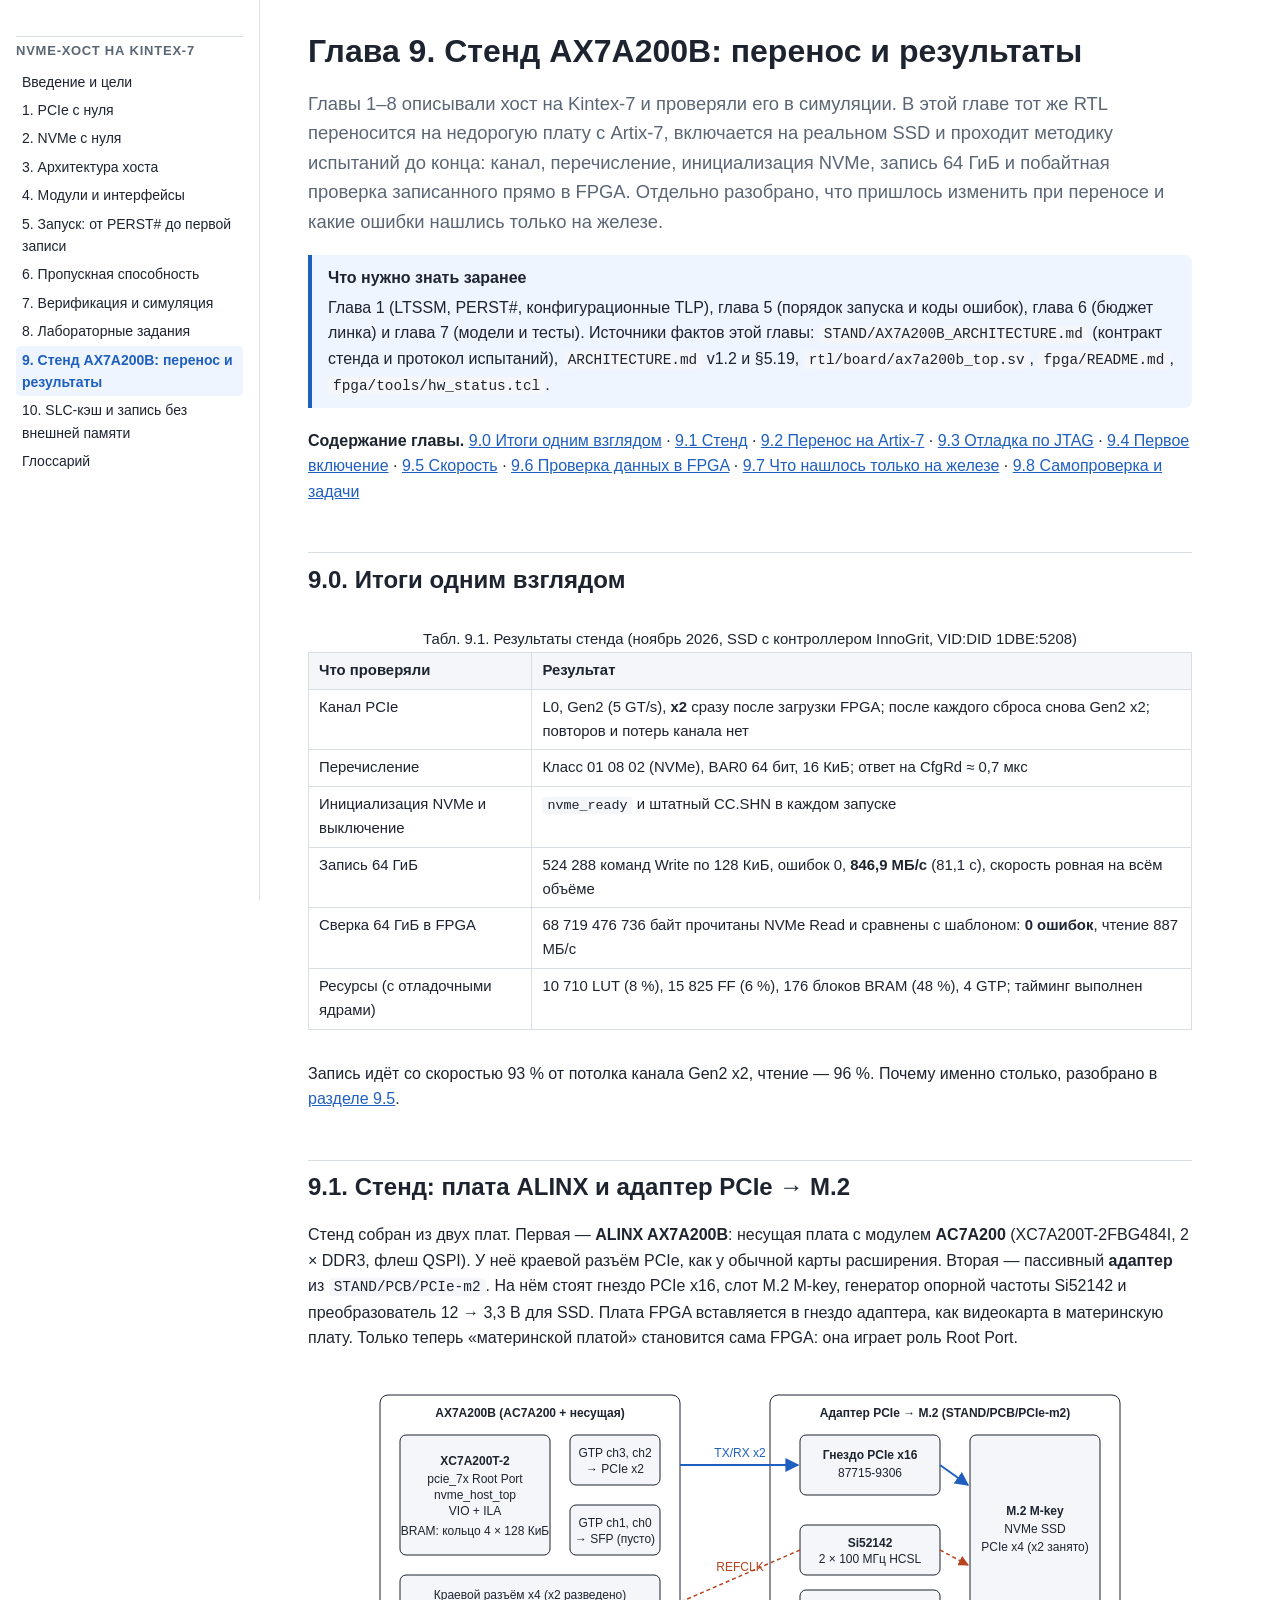
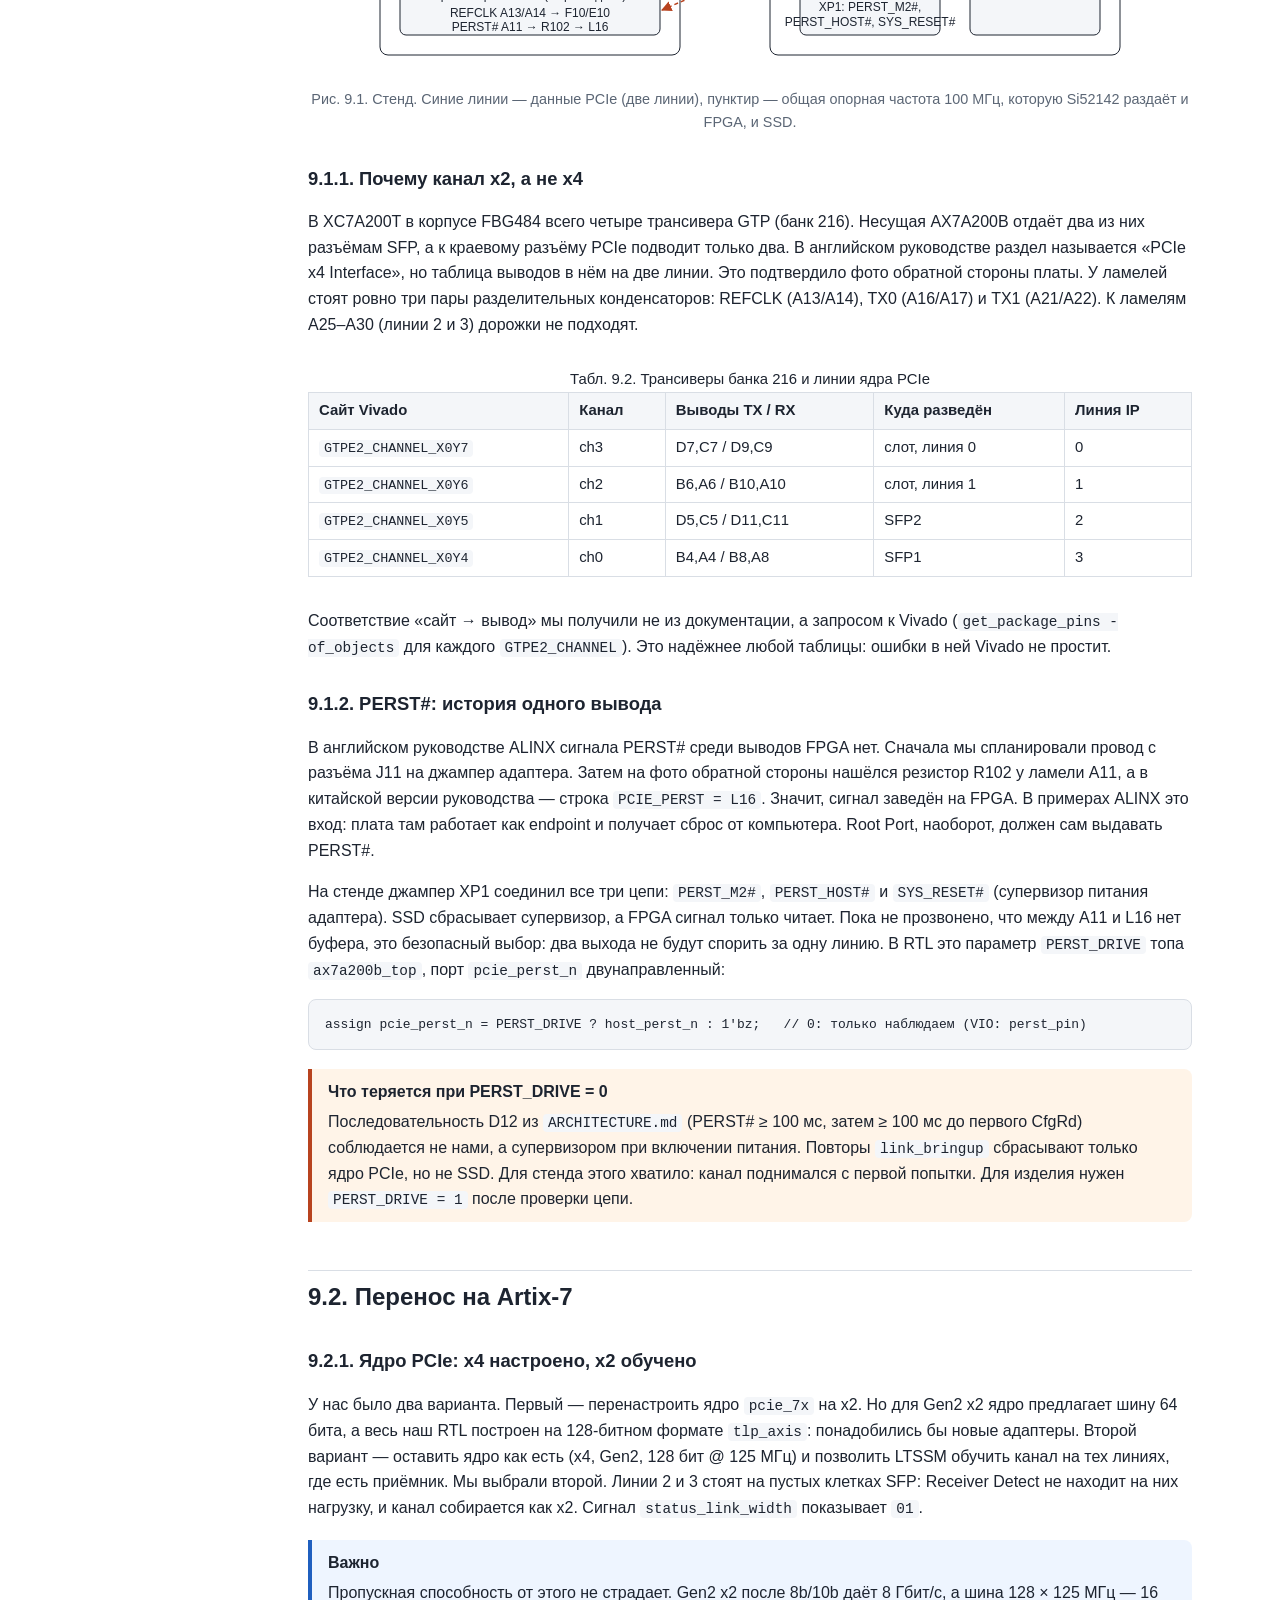
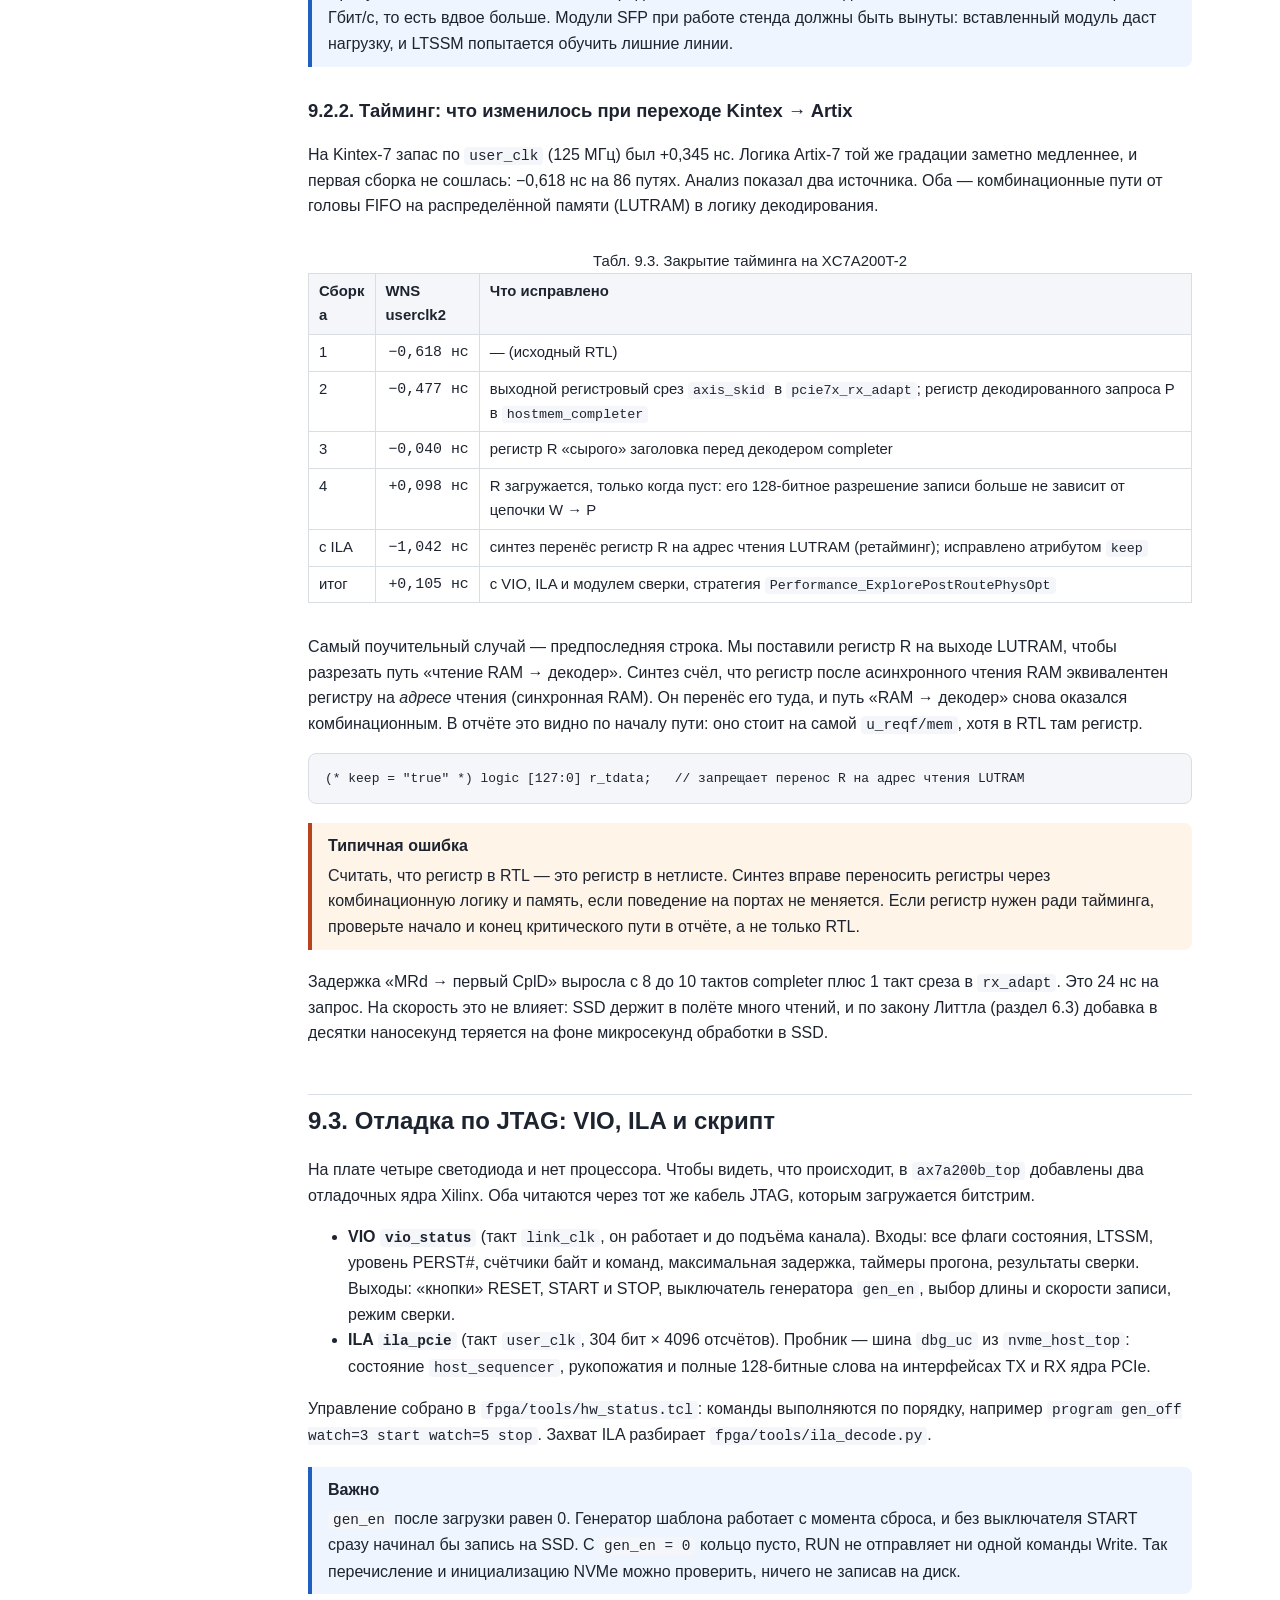
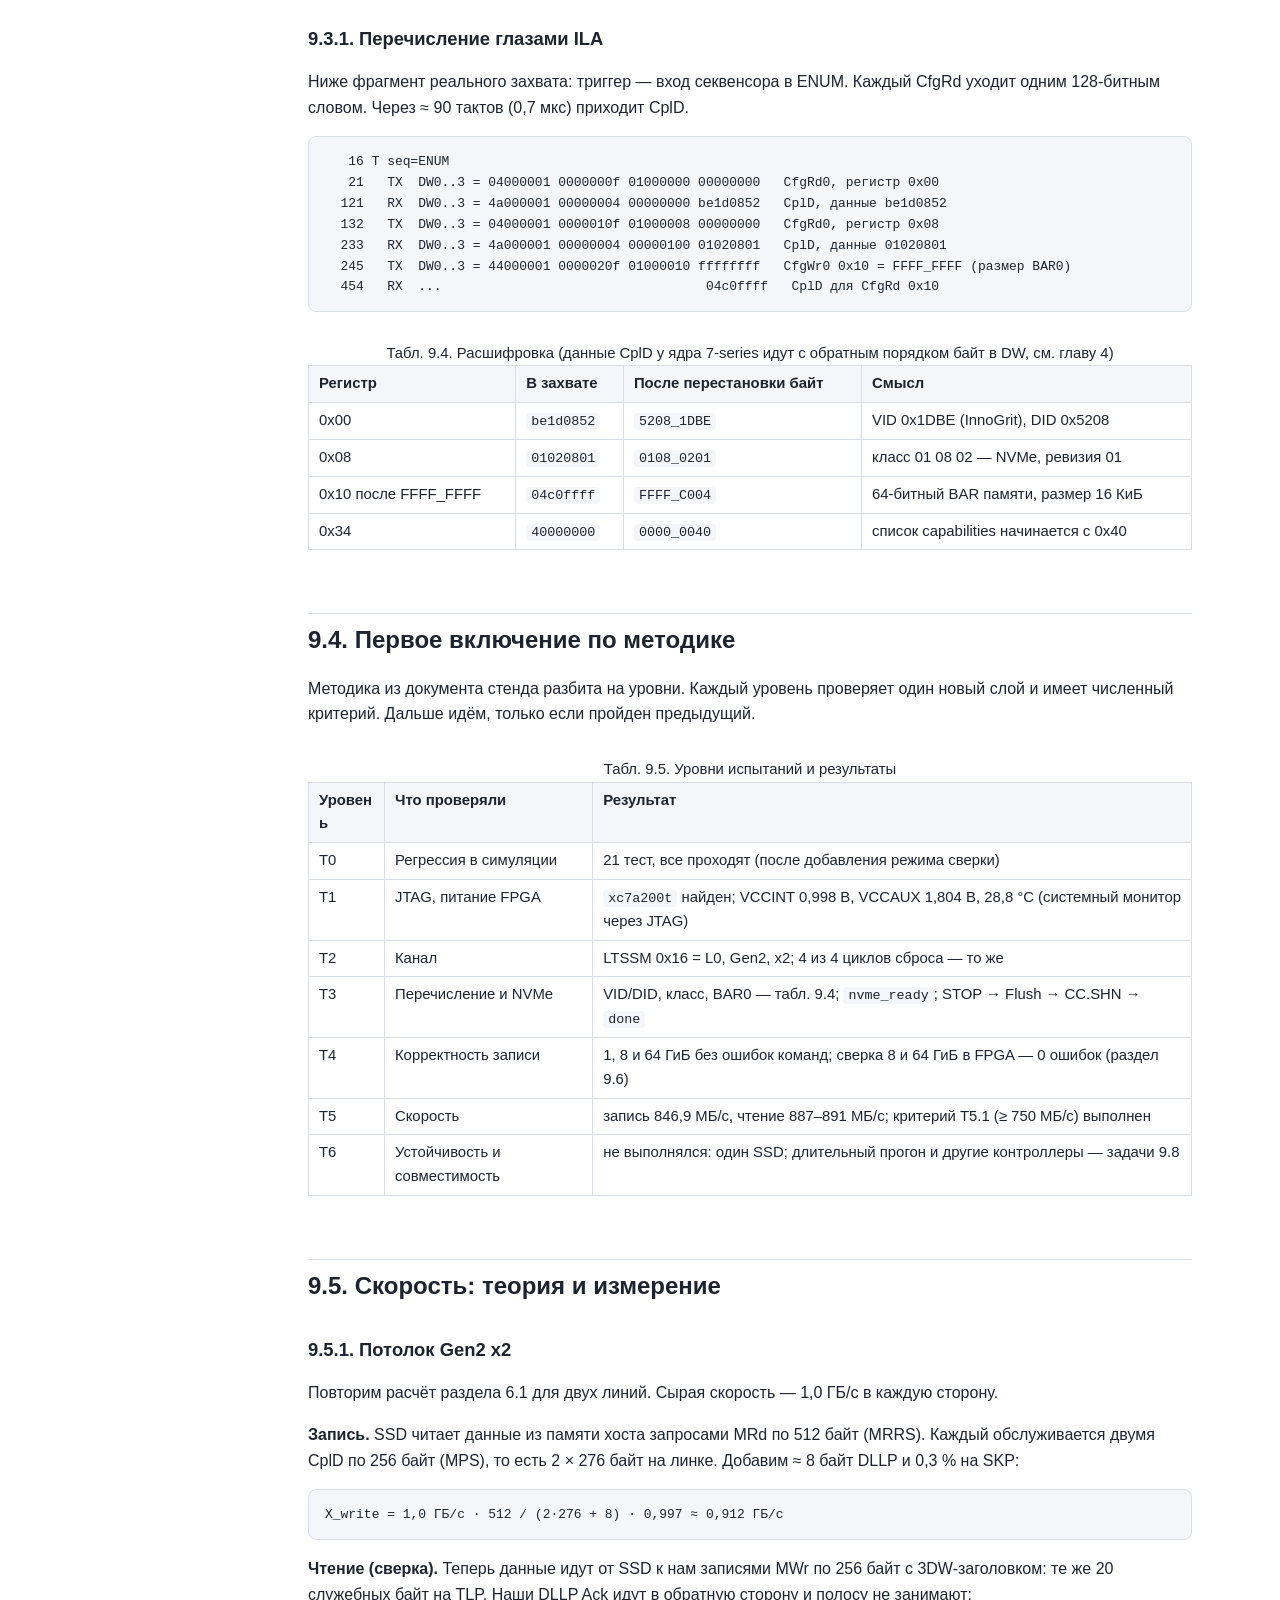
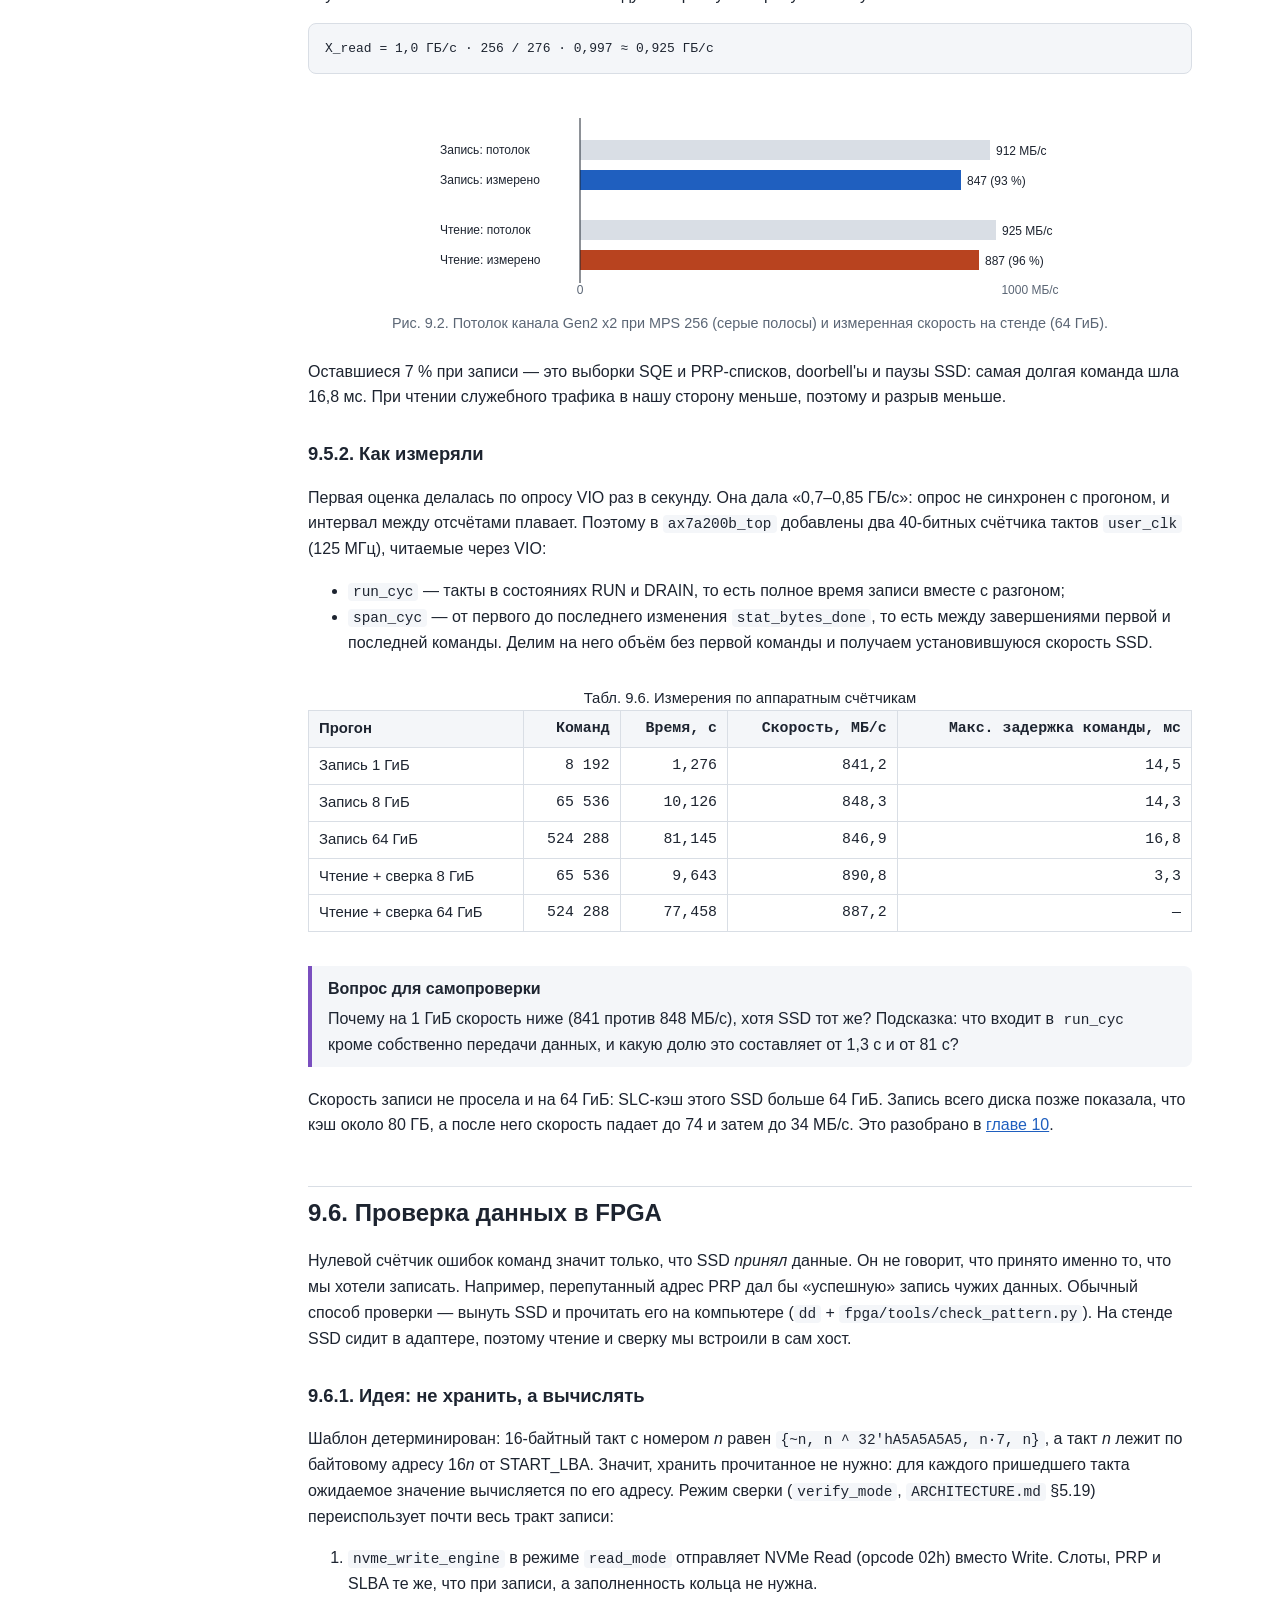
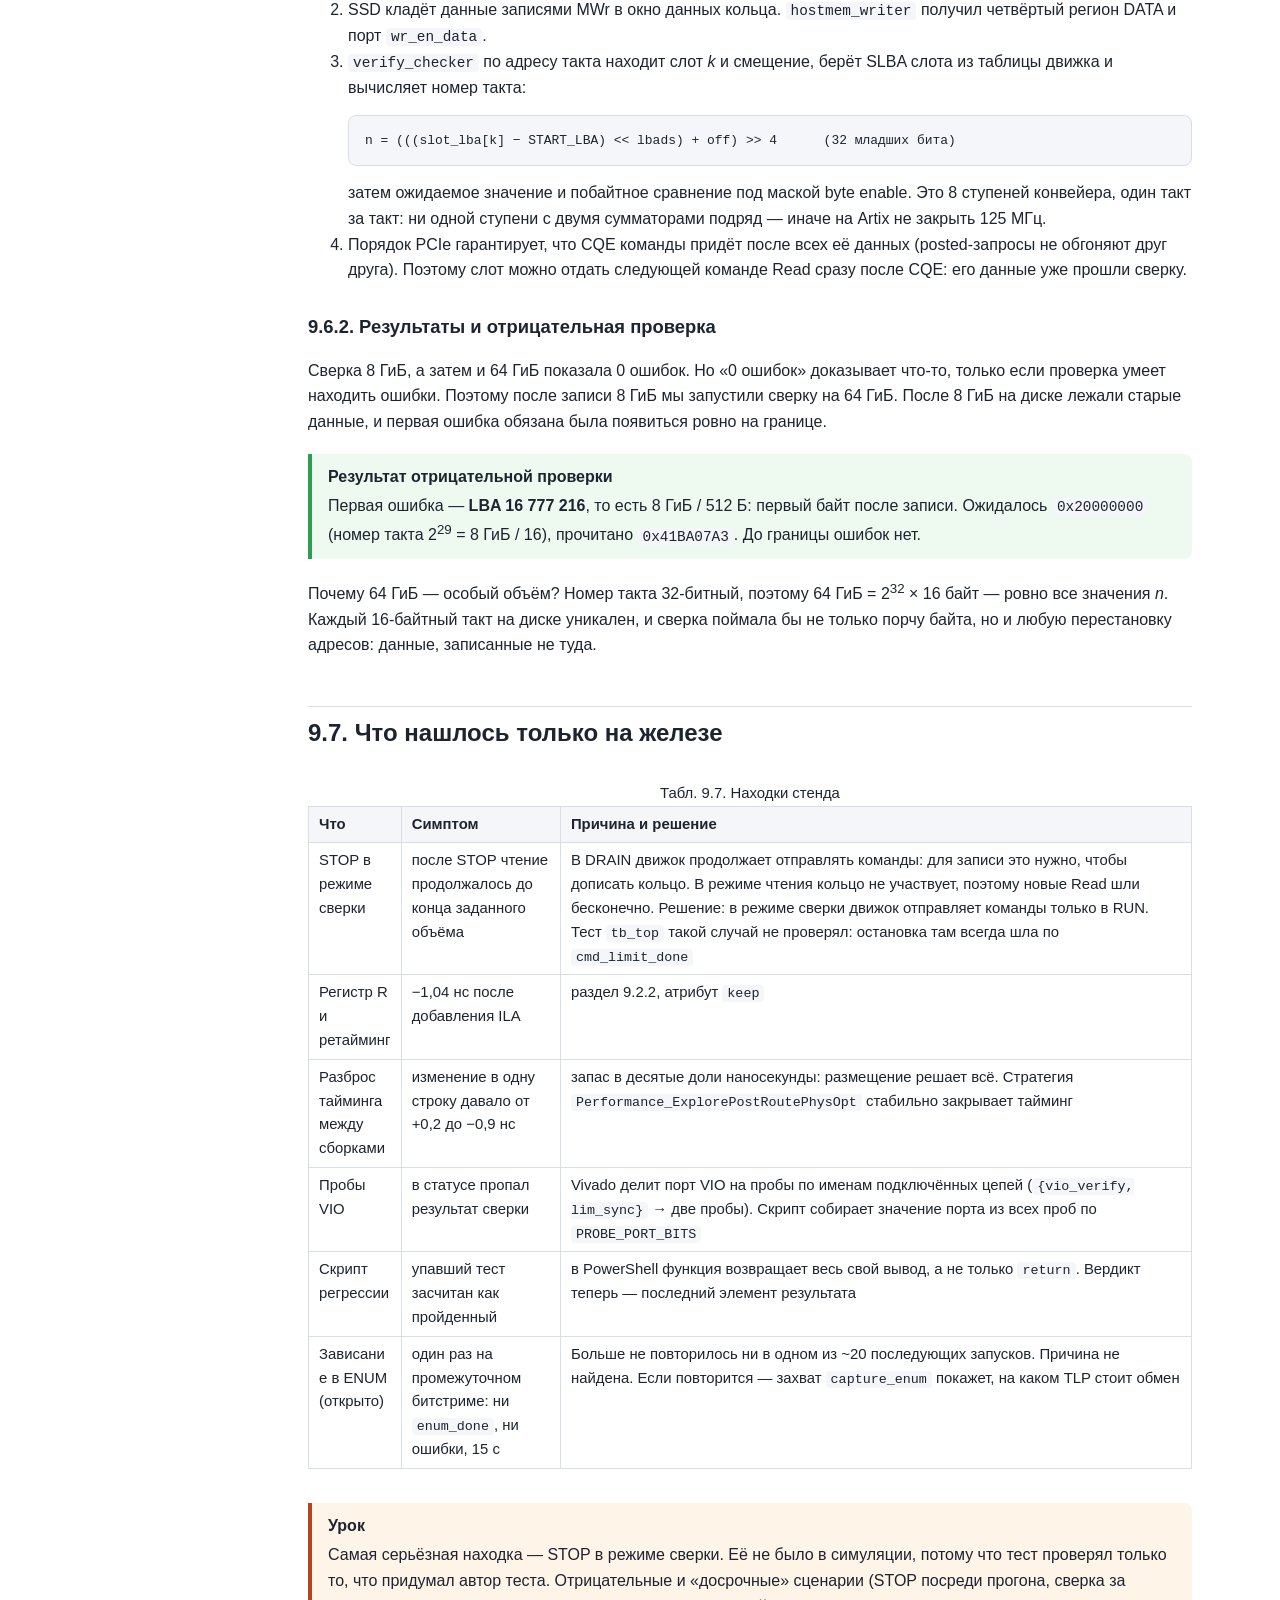
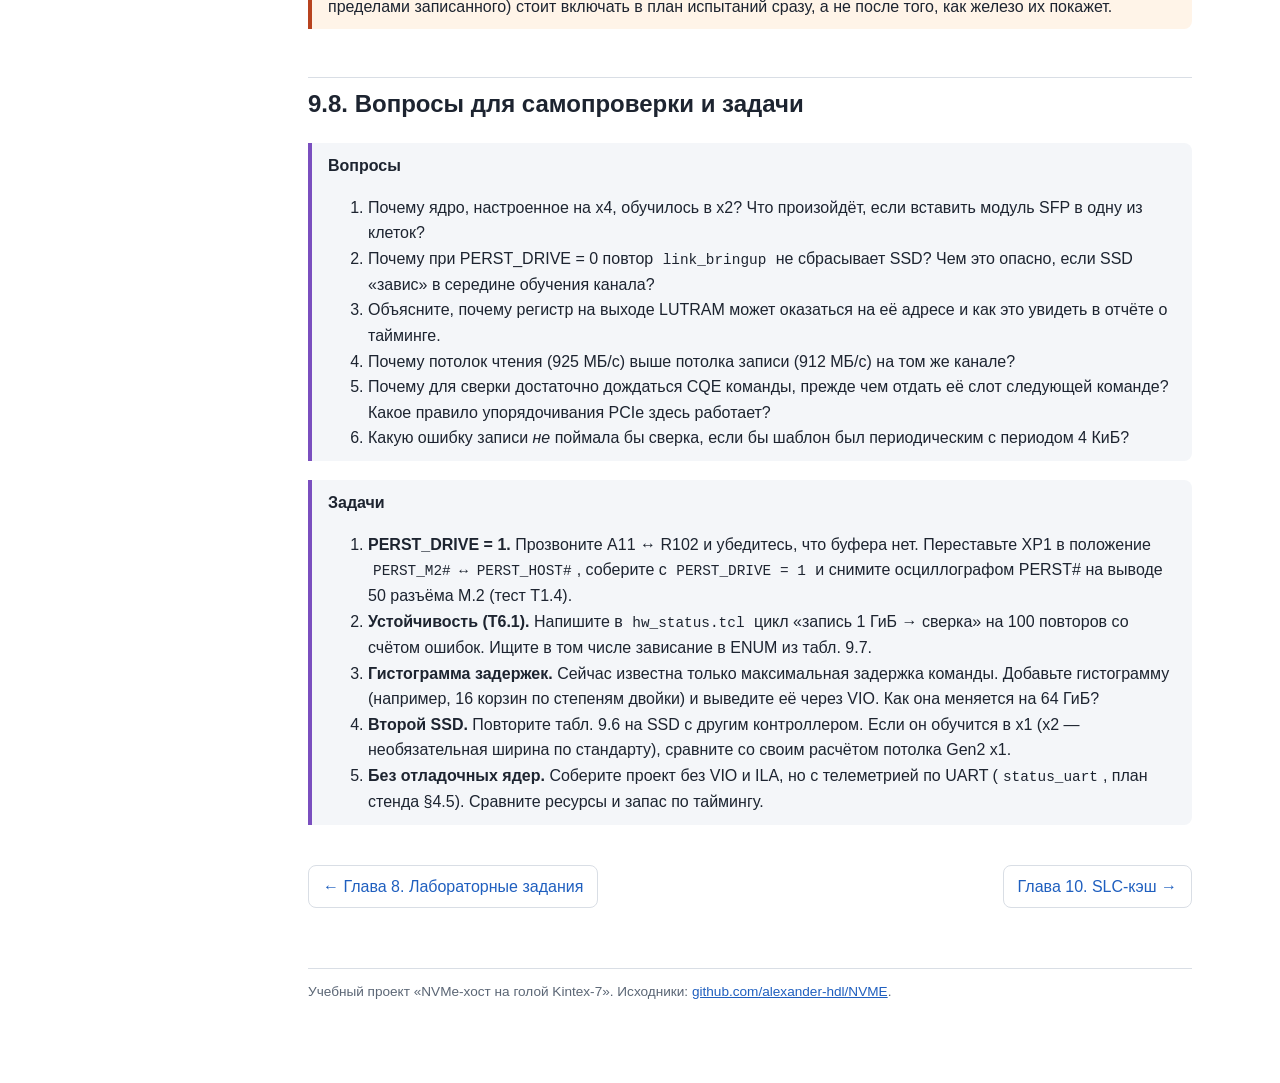
<file: docs/09_ax7a200b.html>
<!doctype html>
<html lang="ru">
<head>
<meta charset="utf-8">
<meta name="viewport" content="width=device-width, initial-scale=1">
<title>Глава 9. Стенд AX7A200B: перенос и результаты</title>
<link rel="stylesheet" href="css/style.css">
</head>
<body>
<div class="layout">
<!-- NAV:BEGIN -->
<nav class="side">
  <h2>NVMe-хост на Kintex-7</h2>
  <ul>
    <li><a href="index.html">Введение и цели</a></li>
    <li><a href="01_pcie_basics.html">1. PCIe с нуля</a></li>
    <li><a href="02_nvme_basics.html">2. NVMe с нуля</a></li>
    <li><a href="03_architecture.html">3. Архитектура хоста</a></li>
    <li><a href="04_modules.html">4. Модули и интерфейсы</a></li>
    <li><a href="05_bringup.html">5. Запуск: от PERST# до первой записи</a></li>
    <li><a href="06_performance.html">6. Пропускная способность</a></li>
    <li><a href="07_verification.html">7. Верификация и симуляция</a></li>
    <li><a href="08_lab.html">8. Лабораторные задания</a></li>
    <li><a href="09_ax7a200b.html" class="cur">9. Стенд AX7A200B: перенос и результаты</a></li>
    <li><a href="10_slc_cache.html">10. SLC-кэш и запись без внешней памяти</a></li>
    <li><a href="glossary.html">Глоссарий</a></li>
  </ul>
</nav>
<!-- NAV:END -->
<main>
<h1>Глава 9. Стенд AX7A200B: перенос и результаты</h1>
<p class="lead">Главы 1–8 описывали хост на Kintex-7 и проверяли его в симуляции. В этой главе тот же RTL переносится на недорогую плату с Artix-7, включается на реальном SSD и проходит методику испытаний до конца: канал, перечисление, инициализация NVMe, запись 64 ГиБ и побайтная проверка записанного прямо в FPGA. Отдельно разобрано, что пришлось изменить при переносе и какие ошибки нашлись только на железе.</p>

<div class="box"><span class="t">Что нужно знать заранее</span>
Глава 1 (LTSSM, PERST#, конфигурационные TLP), глава 5 (порядок запуска и коды ошибок), глава 6 (бюджет линка) и глава 7 (модели и тесты). Источники фактов этой главы: <code>STAND/AX7A200B_ARCHITECTURE.md</code> (контракт стенда и протокол испытаний), <code>ARCHITECTURE.md</code> v1.2 и §5.19, <code>rtl/board/ax7a200b_top.sv</code>, <code>fpga/README.md</code>, <code>fpga/tools/hw_status.tcl</code>.</div>

<p><b>Содержание главы.</b>
<a href="#s0">9.0 Итоги одним взглядом</a> ·
<a href="#s1">9.1 Стенд</a> ·
<a href="#s2">9.2 Перенос на Artix-7</a> ·
<a href="#s3">9.3 Отладка по JTAG</a> ·
<a href="#s4">9.4 Первое включение</a> ·
<a href="#s5">9.5 Скорость</a> ·
<a href="#s6">9.6 Проверка данных в FPGA</a> ·
<a href="#s7">9.7 Что нашлось только на железе</a> ·
<a href="#s8">9.8 Самопроверка и задачи</a></p>

<!-- ============================================================ -->
<h2 id="s0">9.0. Итоги одним взглядом</h2>

<div class="tablewrap">
<table>
<caption>Табл. 9.1. Результаты стенда (ноябрь 2026, SSD с контроллером InnoGrit, VID:DID 1DBE:5208)</caption>
<tr><th>Что проверяли</th><th>Результат</th></tr>
<tr><td>Канал PCIe</td><td>L0, Gen2 (5 GT/s), <b>x2</b> сразу после загрузки FPGA; после каждого сброса снова Gen2 x2; повторов и потерь канала нет</td></tr>
<tr><td>Перечисление</td><td>Класс 01 08 02 (NVMe), BAR0 64 бит, 16 КиБ; ответ на CfgRd ≈ 0,7 мкс</td></tr>
<tr><td>Инициализация NVMe и выключение</td><td><code>nvme_ready</code> и штатный CC.SHN в каждом запуске</td></tr>
<tr><td>Запись 64 ГиБ</td><td>524 288 команд Write по 128 КиБ, ошибок 0, <b>846,9 МБ/с</b> (81,1 с), скорость ровная на всём объёме</td></tr>
<tr><td>Сверка 64 ГиБ в FPGA</td><td>68 719 476 736 байт прочитаны NVMe Read и сравнены с шаблоном: <b>0 ошибок</b>, чтение 887 МБ/с</td></tr>
<tr><td>Ресурсы (с отладочными ядрами)</td><td>10 710 LUT (8 %), 15 825 FF (6 %), 176 блоков BRAM (48 %), 4 GTP; тайминг выполнен</td></tr>
</table>
</div>

<p>Запись идёт со скоростью 93 % от потолка канала Gen2 x2, чтение — 96 %. Почему именно столько, разобрано в <a href="#s5">разделе 9.5</a>.</p>

<!-- ============================================================ -->
<h2 id="s1">9.1. Стенд: плата ALINX и адаптер PCIe → M.2</h2>

<p>Стенд собран из двух плат. Первая — <b>ALINX AX7A200B</b>: несущая плата с модулем <b>AC7A200</b> (XC7A200T-2FBG484I, 2 × DDR3, флеш QSPI). У неё краевой разъём PCIe, как у обычной карты расширения. Вторая — пассивный <b>адаптер</b> из <code>STAND/PCB/PCIe-m2</code>. На нём стоят гнездо PCIe x16, слот M.2 M-key, генератор опорной частоты Si52142 и преобразователь 12 → 3,3 В для SSD. Плата FPGA вставляется в гнездо адаптера, как видеокарта в материнскую плату. Только теперь «материнской платой» становится сама FPGA: она играет роль Root Port.</p>

<figure>
<svg xmlns="http://www.w3.org/2000/svg" viewBox="0 0 760 300" width="760" role="img" aria-label="Блок-схема стенда: AX7A200B, адаптер, SSD" font-size="12">
<defs>
<marker id="m91" viewBox="0 0 10 10" refX="9" refY="5" markerWidth="7" markerHeight="7" orient="auto-start-reverse"><path d="M0,0 L10,5 L0,10 z" fill="var(--accent)"/></marker>
<marker id="m91r" viewBox="0 0 10 10" refX="9" refY="5" markerWidth="7" markerHeight="7" orient="auto-start-reverse"><path d="M0,0 L10,5 L0,10 z" fill="var(--accent2)"/></marker>
</defs>
<g fill="none" stroke="var(--fg)">
<rect x="10" y="20" width="300" height="260" rx="8"/>
<rect x="400" y="20" width="350" height="260" rx="8"/>
</g>
<g fill="var(--code-bg)" stroke="var(--fg)">
<rect x="30" y="60" width="150" height="120" rx="6"/>
<rect x="200" y="60" width="90" height="50" rx="6"/>
<rect x="200" y="130" width="90" height="50" rx="6"/>
<rect x="30" y="200" width="260" height="60" rx="6"/>
<rect x="430" y="60" width="140" height="60" rx="6"/>
<rect x="600" y="60" width="130" height="200" rx="6"/>
<rect x="430" y="150" width="140" height="50" rx="6"/>
<rect x="430" y="215" width="140" height="45" rx="6"/>
</g>
<g fill="var(--fg)" text-anchor="middle">
<text x="160" y="42" font-weight="700">AX7A200B (AC7A200 + несущая)</text>
<text x="575" y="42" font-weight="700">Адаптер PCIe → M.2 (STAND/PCB/PCIe-m2)</text>
<text x="105" y="90" font-weight="700">XC7A200T-2</text>
<text x="105" y="108">pcie_7x Root Port</text>
<text x="105" y="124">nvme_host_top</text>
<text x="105" y="140">VIO + ILA</text>
<text x="105" y="160">BRAM: кольцо 4 × 128 КиБ</text>
<text x="245" y="82">GTP ch3, ch2</text>
<text x="245" y="98">→ PCIe x2</text>
<text x="245" y="152">GTP ch1, ch0</text>
<text x="245" y="168">→ SFP (пусто)</text>
<text x="160" y="224">Краевой разъём x4 (x2 разведено)</text>
<text x="160" y="242">REFCLK A13/A14 → F10/E10</text>
<text x="160" y="256">PERST# A11 → R102 → L16</text>
<text x="500" y="84" font-weight="700">Гнездо PCIe x16</text>
<text x="500" y="102">87715-9306</text>
<text x="665" y="140" font-weight="700">M.2 M-key</text>
<text x="665" y="158">NVMe SSD</text>
<text x="665" y="176">PCIe x4 (x2 занято)</text>
<text x="500" y="172" font-weight="700">Si52142</text>
<text x="500" y="188">2 × 100 МГц HCSL</text>
<text x="500" y="236">XP1: PERST_M2#,</text>
<text x="500" y="251">PERST_HOST#, SYS_RESET#</text>
</g>
<g stroke="var(--accent)" stroke-width="2" marker-end="url(#m91)">
<line x1="310" y1="90" x2="428" y2="90"/>
<line x1="570" y1="90" x2="598" y2="110"/>
</g>
<g stroke="var(--accent2)" stroke-width="1.5" stroke-dasharray="4 3" marker-end="url(#m91r)">
<line x1="430" y1="175" x2="292" y2="235"/>
<line x1="570" y1="175" x2="598" y2="190"/>
</g>
<text x="370" y="82" fill="var(--accent)" text-anchor="middle">TX/RX x2</text>
<text x="370" y="196" fill="var(--accent2)" text-anchor="middle">REFCLK</text>
</svg>
<figcaption>Рис. 9.1. Стенд. Синие линии — данные PCIe (две линии), пунктир — общая опорная частота 100 МГц, которую Si52142 раздаёт и FPGA, и SSD.</figcaption>
</figure>

<h3>9.1.1. Почему канал x2, а не x4</h3>
<p>В XC7A200T в корпусе FBG484 всего четыре трансивера GTP (банк 216). Несущая AX7A200B отдаёт два из них разъёмам SFP, а к краевому разъёму PCIe подводит только два. В английском руководстве раздел называется «PCIe x4 Interface», но таблица выводов в нём на две линии. Это подтвердило фото обратной стороны платы. У ламелей стоят ровно три пары разделительных конденсаторов: REFCLK (A13/A14), TX0 (A16/A17) и TX1 (A21/A22). К ламелям A25–A30 (линии 2 и 3) дорожки не подходят.</p>

<div class="tablewrap">
<table>
<caption>Табл. 9.2. Трансиверы банка 216 и линии ядра PCIe</caption>
<tr><th>Сайт Vivado</th><th>Канал</th><th>Выводы TX / RX</th><th>Куда разведён</th><th>Линия IP</th></tr>
<tr><td><code>GTPE2_CHANNEL_X0Y7</code></td><td>ch3</td><td>D7,C7 / D9,C9</td><td>слот, линия 0</td><td>0</td></tr>
<tr><td><code>GTPE2_CHANNEL_X0Y6</code></td><td>ch2</td><td>B6,A6 / B10,A10</td><td>слот, линия 1</td><td>1</td></tr>
<tr><td><code>GTPE2_CHANNEL_X0Y5</code></td><td>ch1</td><td>D5,C5 / D11,C11</td><td>SFP2</td><td>2</td></tr>
<tr><td><code>GTPE2_CHANNEL_X0Y4</code></td><td>ch0</td><td>B4,A4 / B8,A8</td><td>SFP1</td><td>3</td></tr>
</table>
</div>

<p>Соответствие «сайт → вывод» мы получили не из документации, а запросом к Vivado (<code>get_package_pins -of_objects</code> для каждого <code>GTPE2_CHANNEL</code>). Это надёжнее любой таблицы: ошибки в ней Vivado не простит.</p>

<h3>9.1.2. PERST#: история одного вывода</h3>
<p>В английском руководстве ALINX сигнала PERST# среди выводов FPGA нет. Сначала мы спланировали провод с разъёма J11 на джампер адаптера. Затем на фото обратной стороны нашёлся резистор R102 у ламели A11, а в китайской версии руководства — строка <code>PCIE_PERST = L16</code>. Значит, сигнал заведён на FPGA. В примерах ALINX это вход: плата там работает как endpoint и получает сброс от компьютера. Root Port, наоборот, должен сам выдавать PERST#.</p>
<p>На стенде джампер XP1 соединил все три цепи: <code>PERST_M2#</code>, <code>PERST_HOST#</code> и <code>SYS_RESET#</code> (супервизор питания адаптера). SSD сбрасывает супервизор, а FPGA сигнал только читает. Пока не прозвонено, что между A11 и L16 нет буфера, это безопасный выбор: два выхода не будут спорить за одну линию. В RTL это параметр <code>PERST_DRIVE</code> топа <code>ax7a200b_top</code>, порт <code>pcie_perst_n</code> двунаправленный:</p>
<pre><code>assign pcie_perst_n = PERST_DRIVE ? host_perst_n : 1'bz;   // 0: только наблюдаем (VIO: perst_pin)</code></pre>

<div class="box warn"><span class="t">Что теряется при PERST_DRIVE = 0</span>
Последовательность D12 из <code>ARCHITECTURE.md</code> (PERST# ≥ 100 мс, затем ≥ 100 мс до первого CfgRd) соблюдается не нами, а супервизором при включении питания. Повторы <code>link_bringup</code> сбрасывают только ядро PCIe, но не SSD. Для стенда этого хватило: канал поднимался с первой попытки. Для изделия нужен <code>PERST_DRIVE = 1</code> после проверки цепи.</div>

<!-- ============================================================ -->
<h2 id="s2">9.2. Перенос на Artix-7</h2>

<h3>9.2.1. Ядро PCIe: x4 настроено, x2 обучено</h3>
<p>У нас было два варианта. Первый — перенастроить ядро <code>pcie_7x</code> на x2. Но для Gen2 x2 ядро предлагает шину 64 бита, а весь наш RTL построен на 128-битном формате <code>tlp_axis</code>: понадобились бы новые адаптеры. Второй вариант — оставить ядро как есть (x4, Gen2, 128 бит @ 125 МГц) и позволить LTSSM обучить канал на тех линиях, где есть приёмник. Мы выбрали второй. Линии 2 и 3 стоят на пустых клетках SFP: Receiver Detect не находит на них нагрузку, и канал собирается как x2. Сигнал <code>status_link_width</code> показывает <code>01</code>.</p>
<div class="box"><span class="t">Важно</span>
Пропускная способность от этого не страдает. Gen2 x2 после 8b/10b даёт 8 Гбит/с, а шина 128 × 125 МГц — 16 Гбит/с, то есть вдвое больше. Модули SFP при работе стенда должны быть вынуты: вставленный модуль даст нагрузку, и LTSSM попытается обучить лишние линии.</div>

<h3>9.2.2. Тайминг: что изменилось при переходе Kintex → Artix</h3>
<p>На Kintex-7 запас по <code>user_clk</code> (125 МГц) был +0,345 нс. Логика Artix-7 той же градации заметно медленнее, и первая сборка не сошлась: −0,618 нс на 86 путях. Анализ показал два источника. Оба — комбинационные пути от головы FIFO на распределённой памяти (LUTRAM) в логику декодирования.</p>

<div class="tablewrap">
<table>
<caption>Табл. 9.3. Закрытие тайминга на XC7A200T-2</caption>
<tr><th>Сборка</th><th>WNS userclk2</th><th>Что исправлено</th></tr>
<tr><td>1</td><td class="num">−0,618 нс</td><td>— (исходный RTL)</td></tr>
<tr><td>2</td><td class="num">−0,477 нс</td><td>выходной регистровый срез <code>axis_skid</code> в <code>pcie7x_rx_adapt</code>; регистр декодированного запроса P в <code>hostmem_completer</code></td></tr>
<tr><td>3</td><td class="num">−0,040 нс</td><td>регистр R «сырого» заголовка перед декодером completer</td></tr>
<tr><td>4</td><td class="num">+0,098 нс</td><td>R загружается, только когда пуст: его 128-битное разрешение записи больше не зависит от цепочки W → P</td></tr>
<tr><td>с ILA</td><td class="num">−1,042 нс</td><td>синтез перенёс регистр R на адрес чтения LUTRAM (ретайминг); исправлено атрибутом <code>keep</code></td></tr>
<tr><td>итог</td><td class="num">+0,105 нс</td><td>с VIO, ILA и модулем сверки, стратегия <code>Performance_ExplorePostRoutePhysOpt</code></td></tr>
</table>
</div>

<p>Самый поучительный случай — предпоследняя строка. Мы поставили регистр R на выходе LUTRAM, чтобы разрезать путь «чтение RAM → декодер». Синтез счёл, что регистр после асинхронного чтения RAM эквивалентен регистру на <i>адресе</i> чтения (синхронная RAM). Он перенёс его туда, и путь «RAM → декодер» снова оказался комбинационным. В отчёте это видно по началу пути: оно стоит на самой <code>u_reqf/mem</code>, хотя в RTL там регистр.</p>
<pre><code>(* keep = "true" *) logic [127:0] r_tdata;   // запрещает перенос R на адрес чтения LUTRAM</code></pre>

<div class="box warn"><span class="t">Типичная ошибка</span>
Считать, что регистр в RTL — это регистр в нетлисте. Синтез вправе переносить регистры через комбинационную логику и память, если поведение на портах не меняется. Если регистр нужен ради тайминга, проверьте начало и конец критического пути в отчёте, а не только RTL.</div>

<p>Задержка «MRd → первый CplD» выросла с 8 до 10 тактов completer плюс 1 такт среза в <code>rx_adapt</code>. Это 24 нс на запрос. На скорость это не влияет: SSD держит в полёте много чтений, и по закону Литтла (раздел 6.3) добавка в десятки наносекунд теряется на фоне микросекунд обработки в SSD.</p>

<!-- ============================================================ -->
<h2 id="s3">9.3. Отладка по JTAG: VIO, ILA и скрипт</h2>

<p>На плате четыре светодиода и нет процессора. Чтобы видеть, что происходит, в <code>ax7a200b_top</code> добавлены два отладочных ядра Xilinx. Оба читаются через тот же кабель JTAG, которым загружается битстрим.</p>
<ul>
<li><b>VIO <code>vio_status</code></b> (такт <code>link_clk</code>, он работает и до подъёма канала). Входы: все флаги состояния, LTSSM, уровень PERST#, счётчики байт и команд, максимальная задержка, таймеры прогона, результаты сверки. Выходы: «кнопки» RESET, START и STOP, выключатель генератора <code>gen_en</code>, выбор длины и скорости записи, режим сверки.</li>
<li><b>ILA <code>ila_pcie</code></b> (такт <code>user_clk</code>, 304 бит × 4096 отсчётов). Пробник — шина <code>dbg_uc</code> из <code>nvme_host_top</code>: состояние <code>host_sequencer</code>, рукопожатия и полные 128-битные слова на интерфейсах TX и RX ядра PCIe.</li>
</ul>
<p>Управление собрано в <code>fpga/tools/hw_status.tcl</code>: команды выполняются по порядку, например <code>program gen_off watch=3 start watch=5 stop</code>. Захват ILA разбирает <code>fpga/tools/ila_decode.py</code>.</p>

<div class="box"><span class="t">Важно</span>
<code>gen_en</code> после загрузки равен 0. Генератор шаблона работает с момента сброса, и без выключателя START сразу начинал бы запись на SSD. С <code>gen_en = 0</code> кольцо пусто, RUN не отправляет ни одной команды Write. Так перечисление и инициализацию NVMe можно проверить, ничего не записав на диск.</div>

<h3>9.3.1. Перечисление глазами ILA</h3>
<p>Ниже фрагмент реального захвата: триггер — вход секвенсора в ENUM. Каждый CfgRd уходит одним 128-битным словом. Через ≈ 90 тактов (0,7 мкс) приходит CplD.</p>
<pre><code>   16 T seq=ENUM
   21   TX  DW0..3 = 04000001 0000000f 01000000 00000000   CfgRd0, регистр 0x00
  121   RX  DW0..3 = 4a000001 00000004 00000000 be1d0852   CplD, данные be1d0852
  132   TX  DW0..3 = 04000001 0000010f 01000008 00000000   CfgRd0, регистр 0x08
  233   RX  DW0..3 = 4a000001 00000004 00000100 01020801   CplD, данные 01020801
  245   TX  DW0..3 = 44000001 0000020f 01000010 ffffffff   CfgWr0 0x10 = FFFF_FFFF (размер BAR0)
  454   RX  ...                                  04c0ffff   CplD для CfgRd 0x10</code></pre>

<div class="tablewrap">
<table>
<caption>Табл. 9.4. Расшифровка (данные CplD у ядра 7-series идут с обратным порядком байт в DW, см. главу 4)</caption>
<tr><th>Регистр</th><th>В захвате</th><th>После перестановки байт</th><th>Смысл</th></tr>
<tr><td>0x00</td><td><code>be1d0852</code></td><td><code>5208_1DBE</code></td><td>VID 0x1DBE (InnoGrit), DID 0x5208</td></tr>
<tr><td>0x08</td><td><code>01020801</code></td><td><code>0108_0201</code></td><td>класс 01 08 02 — NVMe, ревизия 01</td></tr>
<tr><td>0x10 после FFFF_FFFF</td><td><code>04c0ffff</code></td><td><code>FFFF_C004</code></td><td>64-битный BAR памяти, размер 16 КиБ</td></tr>
<tr><td>0x34</td><td><code>40000000</code></td><td><code>0000_0040</code></td><td>список capabilities начинается с 0x40</td></tr>
</table>
</div>

<!-- ============================================================ -->
<h2 id="s4">9.4. Первое включение по методике</h2>

<p>Методика из документа стенда разбита на уровни. Каждый уровень проверяет один новый слой и имеет численный критерий. Дальше идём, только если пройден предыдущий.</p>

<div class="tablewrap">
<table>
<caption>Табл. 9.5. Уровни испытаний и результаты</caption>
<tr><th>Уровень</th><th>Что проверяли</th><th>Результат</th></tr>
<tr><td>T0</td><td>Регрессия в симуляции</td><td>21 тест, все проходят (после добавления режима сверки)</td></tr>
<tr><td>T1</td><td>JTAG, питание FPGA</td><td><code>xc7a200t</code> найден; VCCINT 0,998 В, VCCAUX 1,804 В, 28,8 °C (системный монитор через JTAG)</td></tr>
<tr><td>T2</td><td>Канал</td><td>LTSSM 0x16 = L0, Gen2, x2; 4 из 4 циклов сброса — то же</td></tr>
<tr><td>T3</td><td>Перечисление и NVMe</td><td>VID/DID, класс, BAR0 — табл. 9.4; <code>nvme_ready</code>; STOP → Flush → CC.SHN → <code>done</code></td></tr>
<tr><td>T4</td><td>Корректность записи</td><td>1, 8 и 64 ГиБ без ошибок команд; сверка 8 и 64 ГиБ в FPGA — 0 ошибок (раздел 9.6)</td></tr>
<tr><td>T5</td><td>Скорость</td><td>запись 846,9 МБ/с, чтение 887–891 МБ/с; критерий T5.1 (≥ 750 МБ/с) выполнен</td></tr>
<tr><td>T6</td><td>Устойчивость и совместимость</td><td>не выполнялся: один SSD; длительный прогон и другие контроллеры — задачи 9.8</td></tr>
</table>
</div>

<!-- ============================================================ -->
<h2 id="s5">9.5. Скорость: теория и измерение</h2>

<h3>9.5.1. Потолок Gen2 x2</h3>
<p>Повторим расчёт раздела 6.1 для двух линий. Сырая скорость — 1,0 ГБ/с в каждую сторону.</p>
<p><b>Запись.</b> SSD читает данные из памяти хоста запросами MRd по 512 байт (MRRS). Каждый обслуживается двумя CplD по 256 байт (MPS), то есть 2 × 276 байт на линке. Добавим ≈ 8 байт DLLP и 0,3 % на SKP:</p>
<pre><code>X_write = 1,0 ГБ/с · 512 / (2·276 + 8) · 0,997 ≈ 0,912 ГБ/с</code></pre>
<p><b>Чтение (сверка).</b> Теперь данные идут от SSD к нам записями MWr по 256 байт с 3DW-заголовком: те же 20 служебных байт на TLP. Наши DLLP Ack идут в обратную сторону и полосу не занимают:</p>
<pre><code>X_read = 1,0 ГБ/с · 256 / 276 · 0,997 ≈ 0,925 ГБ/с</code></pre>

<figure>
<svg xmlns="http://www.w3.org/2000/svg" viewBox="0 0 640 200" width="640" role="img" aria-label="Потолок и измеренная скорость записи и чтения" font-size="12">
<g fill="var(--fg)">
<text x="10" y="56">Запись: потолок</text><text x="10" y="86">Запись: измерено</text>
<text x="10" y="136">Чтение: потолок</text><text x="10" y="166">Чтение: измерено</text>
</g>
<g stroke="none">
<rect x="150" y="42" width="410" height="20" fill="var(--border)"/>
<rect x="150" y="72" width="381" height="20" fill="var(--accent)"/>
<rect x="150" y="122" width="416" height="20" fill="var(--border)"/>
<rect x="150" y="152" width="399" height="20" fill="var(--accent2)"/>
</g>
<g fill="var(--fg)">
<text x="566" y="57">912 МБ/с</text><text x="537" y="87">847 (93 %)</text>
<text x="572" y="137">925 МБ/с</text><text x="555" y="167">887 (96 %)</text>
</g>
<line x1="150" y1="20" x2="150" y2="185" stroke="var(--fg)"/>
<text x="150" y="196" fill="var(--muted)" text-anchor="middle">0</text>
<text x="600" y="196" fill="var(--muted)" text-anchor="middle">1000 МБ/с</text>
</svg>
<figcaption>Рис. 9.2. Потолок канала Gen2 x2 при MPS 256 (серые полосы) и измеренная скорость на стенде (64 ГиБ).</figcaption>
</figure>

<p>Оставшиеся 7 % при записи — это выборки SQE и PRP-списков, doorbell'ы и паузы SSD: самая долгая команда шла 16,8 мс. При чтении служебного трафика в нашу сторону меньше, поэтому и разрыв меньше.</p>

<h3>9.5.2. Как измеряли</h3>
<p>Первая оценка делалась по опросу VIO раз в секунду. Она дала «0,7–0,85 ГБ/с»: опрос не синхронен с прогоном, и интервал между отсчётами плавает. Поэтому в <code>ax7a200b_top</code> добавлены два 40-битных счётчика тактов <code>user_clk</code> (125 МГц), читаемые через VIO:</p>
<ul>
<li><code>run_cyc</code> — такты в состояниях RUN и DRAIN, то есть полное время записи вместе с разгоном;</li>
<li><code>span_cyc</code> — от первого до последнего изменения <code>stat_bytes_done</code>, то есть между завершениями первой и последней команды. Делим на него объём без первой команды и получаем установившуюся скорость SSD.</li>
</ul>

<div class="tablewrap">
<table>
<caption>Табл. 9.6. Измерения по аппаратным счётчикам</caption>
<tr><th>Прогон</th><th class="num">Команд</th><th class="num">Время, с</th><th class="num">Скорость, МБ/с</th><th class="num">Макс. задержка команды, мс</th></tr>
<tr><td>Запись 1 ГиБ</td><td class="num">8 192</td><td class="num">1,276</td><td class="num">841,2</td><td class="num">14,5</td></tr>
<tr><td>Запись 8 ГиБ</td><td class="num">65 536</td><td class="num">10,126</td><td class="num">848,3</td><td class="num">14,3</td></tr>
<tr><td>Запись 64 ГиБ</td><td class="num">524 288</td><td class="num">81,145</td><td class="num">846,9</td><td class="num">16,8</td></tr>
<tr><td>Чтение + сверка 8 ГиБ</td><td class="num">65 536</td><td class="num">9,643</td><td class="num">890,8</td><td class="num">3,3</td></tr>
<tr><td>Чтение + сверка 64 ГиБ</td><td class="num">524 288</td><td class="num">77,458</td><td class="num">887,2</td><td class="num">—</td></tr>
</table>
</div>

<div class="box task"><span class="t">Вопрос для самопроверки</span>
Почему на 1 ГиБ скорость ниже (841 против 848 МБ/с), хотя SSD тот же? Подсказка: что входит в <code>run_cyc</code> кроме собственно передачи данных, и какую долю это составляет от 1,3 с и от 81 с?</div>

<p>Скорость записи не просела и на 64 ГиБ: SLC-кэш этого SSD больше 64 ГиБ. Запись всего диска позже показала, что кэш около 80 ГБ, а после него скорость падает до 74 и затем до 34 МБ/с. Это разобрано в <a href="10_slc_cache.html">главе 10</a>.</p>

<!-- ============================================================ -->
<h2 id="s6">9.6. Проверка данных в FPGA</h2>

<p>Нулевой счётчик ошибок команд значит только, что SSD <i>принял</i> данные. Он не говорит, что принято именно то, что мы хотели записать. Например, перепутанный адрес PRP дал бы «успешную» запись чужих данных. Обычный способ проверки — вынуть SSD и прочитать его на компьютере (<code>dd</code> + <code>fpga/tools/check_pattern.py</code>). На стенде SSD сидит в адаптере, поэтому чтение и сверку мы встроили в сам хост.</p>

<h3>9.6.1. Идея: не хранить, а вычислять</h3>
<p>Шаблон детерминирован: 16-байтный такт с номером <i>n</i> равен <code>{~n, n ^ 32'hA5A5A5A5, n·7, n}</code>, а такт <i>n</i> лежит по байтовому адресу 16<i>n</i> от START_LBA. Значит, хранить прочитанное не нужно: для каждого пришедшего такта ожидаемое значение вычисляется по его адресу. Режим сверки (<code>verify_mode</code>, <code>ARCHITECTURE.md</code> §5.19) переиспользует почти весь тракт записи:</p>
<ol>
<li><code>nvme_write_engine</code> в режиме <code>read_mode</code> отправляет NVMe Read (opcode 02h) вместо Write. Слоты, PRP и SLBA те же, что при записи, а заполненность кольца не нужна.</li>
<li>SSD кладёт данные записями MWr в окно данных кольца. <code>hostmem_writer</code> получил четвёртый регион DATA и порт <code>wr_en_data</code>.</li>
<li><code>verify_checker</code> по адресу такта находит слот <i>k</i> и смещение, берёт SLBA слота из таблицы движка и вычисляет номер такта:
<pre><code>n = (((slot_lba[k] − START_LBA) &lt;&lt; lbads) + off) &gt;&gt; 4      (32 младших бита)</code></pre>
затем ожидаемое значение и побайтное сравнение под маской byte enable. Это 8 ступеней конвейера, один такт за такт: ни одной ступени с двумя сумматорами подряд — иначе на Artix не закрыть 125 МГц.</li>
<li>Порядок PCIe гарантирует, что CQE команды придёт после всех её данных (posted-запросы не обгоняют друг друга). Поэтому слот можно отдать следующей команде Read сразу после CQE: его данные уже прошли сверку.</li>
</ol>

<h3>9.6.2. Результаты и отрицательная проверка</h3>
<p>Сверка 8 ГиБ, а затем и 64 ГиБ показала 0 ошибок. Но «0 ошибок» доказывает что-то, только если проверка умеет находить ошибки. Поэтому после записи 8 ГиБ мы запустили сверку на 64 ГиБ. После 8 ГиБ на диске лежали старые данные, и первая ошибка обязана была появиться ровно на границе.</p>

<div class="box ok"><span class="t">Результат отрицательной проверки</span>
Первая ошибка — <b>LBA 16 777 216</b>, то есть 8 ГиБ / 512 Б: первый байт после записи. Ожидалось <code>0x20000000</code> (номер такта 2<sup>29</sup> = 8 ГиБ / 16), прочитано <code>0x41BA07A3</code>. До границы ошибок нет.</div>

<p>Почему 64 ГиБ — особый объём? Номер такта 32-битный, поэтому 64 ГиБ = 2<sup>32</sup> × 16 байт — ровно все значения <i>n</i>. Каждый 16-байтный такт на диске уникален, и сверка поймала бы не только порчу байта, но и любую перестановку адресов: данные, записанные не туда.</p>

<!-- ============================================================ -->
<h2 id="s7">9.7. Что нашлось только на железе</h2>

<div class="tablewrap">
<table>
<caption>Табл. 9.7. Находки стенда</caption>
<tr><th>Что</th><th>Симптом</th><th>Причина и решение</th></tr>
<tr><td>STOP в режиме сверки</td><td>после STOP чтение продолжалось до конца заданного объёма</td><td>В DRAIN движок продолжает отправлять команды: для записи это нужно, чтобы дописать кольцо. В режиме чтения кольцо не участвует, поэтому новые Read шли бесконечно. Решение: в режиме сверки движок отправляет команды только в RUN. Тест <code>tb_top</code> такой случай не проверял: остановка там всегда шла по <code>cmd_limit_done</code></td></tr>
<tr><td>Регистр R и ретайминг</td><td>−1,04 нс после добавления ILA</td><td>раздел 9.2.2, атрибут <code>keep</code></td></tr>
<tr><td>Разброс тайминга между сборками</td><td>изменение в одну строку давало от +0,2 до −0,9 нс</td><td>запас в десятые доли наносекунды: размещение решает всё. Стратегия <code>Performance_ExplorePostRoutePhysOpt</code> стабильно закрывает тайминг</td></tr>
<tr><td>Пробы VIO</td><td>в статусе пропал результат сверки</td><td>Vivado делит порт VIO на пробы по именам подключённых цепей (<code>{vio_verify, lim_sync}</code> → две пробы). Скрипт собирает значение порта из всех проб по <code>PROBE_PORT_BITS</code></td></tr>
<tr><td>Скрипт регрессии</td><td>упавший тест засчитан как пройденный</td><td>в PowerShell функция возвращает весь свой вывод, а не только <code>return</code>. Вердикт теперь — последний элемент результата</td></tr>
<tr><td>Зависание в ENUM (открыто)</td><td>один раз на промежуточном битстриме: ни <code>enum_done</code>, ни ошибки, 15 с</td><td>Больше не повторилось ни в одном из ~20 последующих запусков. Причина не найдена. Если повторится — захват <code>capture_enum</code> покажет, на каком TLP стоит обмен</td></tr>
</table>
</div>

<div class="box warn"><span class="t">Урок</span>
Самая серьёзная находка — STOP в режиме сверки. Её не было в симуляции, потому что тест проверял только то, что придумал автор теста. Отрицательные и «досрочные» сценарии (STOP посреди прогона, сверка за пределами записанного) стоит включать в план испытаний сразу, а не после того, как железо их покажет.</div>

<!-- ============================================================ -->
<h2 id="s8">9.8. Вопросы для самопроверки и задачи</h2>

<div class="box task"><span class="t">Вопросы</span>
<ol>
<li>Почему ядро, настроенное на x4, обучилось в x2? Что произойдёт, если вставить модуль SFP в одну из клеток?</li>
<li>Почему при PERST_DRIVE = 0 повтор <code>link_bringup</code> не сбрасывает SSD? Чем это опасно, если SSD «завис» в середине обучения канала?</li>
<li>Объясните, почему регистр на выходе LUTRAM может оказаться на её адресе и как это увидеть в отчёте о тайминге.</li>
<li>Почему потолок чтения (925 МБ/с) выше потолка записи (912 МБ/с) на том же канале?</li>
<li>Почему для сверки достаточно дождаться CQE команды, прежде чем отдать её слот следующей команде? Какое правило упорядочивания PCIe здесь работает?</li>
<li>Какую ошибку записи <i>не</i> поймала бы сверка, если бы шаблон был периодическим с периодом 4 КиБ?</li>
</ol></div>

<div class="box task"><span class="t">Задачи</span>
<ol>
<li><b>PERST_DRIVE = 1.</b> Прозвоните A11 ↔ R102 и убедитесь, что буфера нет. Переставьте XP1 в положение <code>PERST_M2# ↔ PERST_HOST#</code>, соберите с <code>PERST_DRIVE = 1</code> и снимите осциллографом PERST# на выводе 50 разъёма M.2 (тест T1.4).</li>
<li><b>Устойчивость (T6.1).</b> Напишите в <code>hw_status.tcl</code> цикл «запись 1 ГиБ → сверка» на 100 повторов со счётом ошибок. Ищите в том числе зависание в ENUM из табл. 9.7.</li>
<li><b>Гистограмма задержек.</b> Сейчас известна только максимальная задержка команды. Добавьте гистограмму (например, 16 корзин по степеням двойки) и выведите её через VIO. Как она меняется на 64 ГиБ?</li>
<li><b>Второй SSD.</b> Повторите табл. 9.6 на SSD с другим контроллером. Если он обучится в x1 (x2 — необязательная ширина по стандарту), сравните со своим расчётом потолка Gen2 x1.</li>
<li><b>Без отладочных ядер.</b> Соберите проект без VIO и ILA, но с телеметрией по UART (<code>status_uart</code>, план стенда §4.5). Сравните ресурсы и запас по таймингу.</li>
</ol></div>

<div class="pager"><a href="08_lab.html">← Глава 8. Лабораторные задания</a><a href="10_slc_cache.html">Глава 10. SLC-кэш →</a></div>
<footer>Учебный проект «NVMe-хост на голой Kintex-7». Исходники: <a href="https://github.com/alexander-hdl/NVME">github.com/alexander-hdl/NVME</a>.</footer>
</main>
</div>
</body>
</html>
</file>
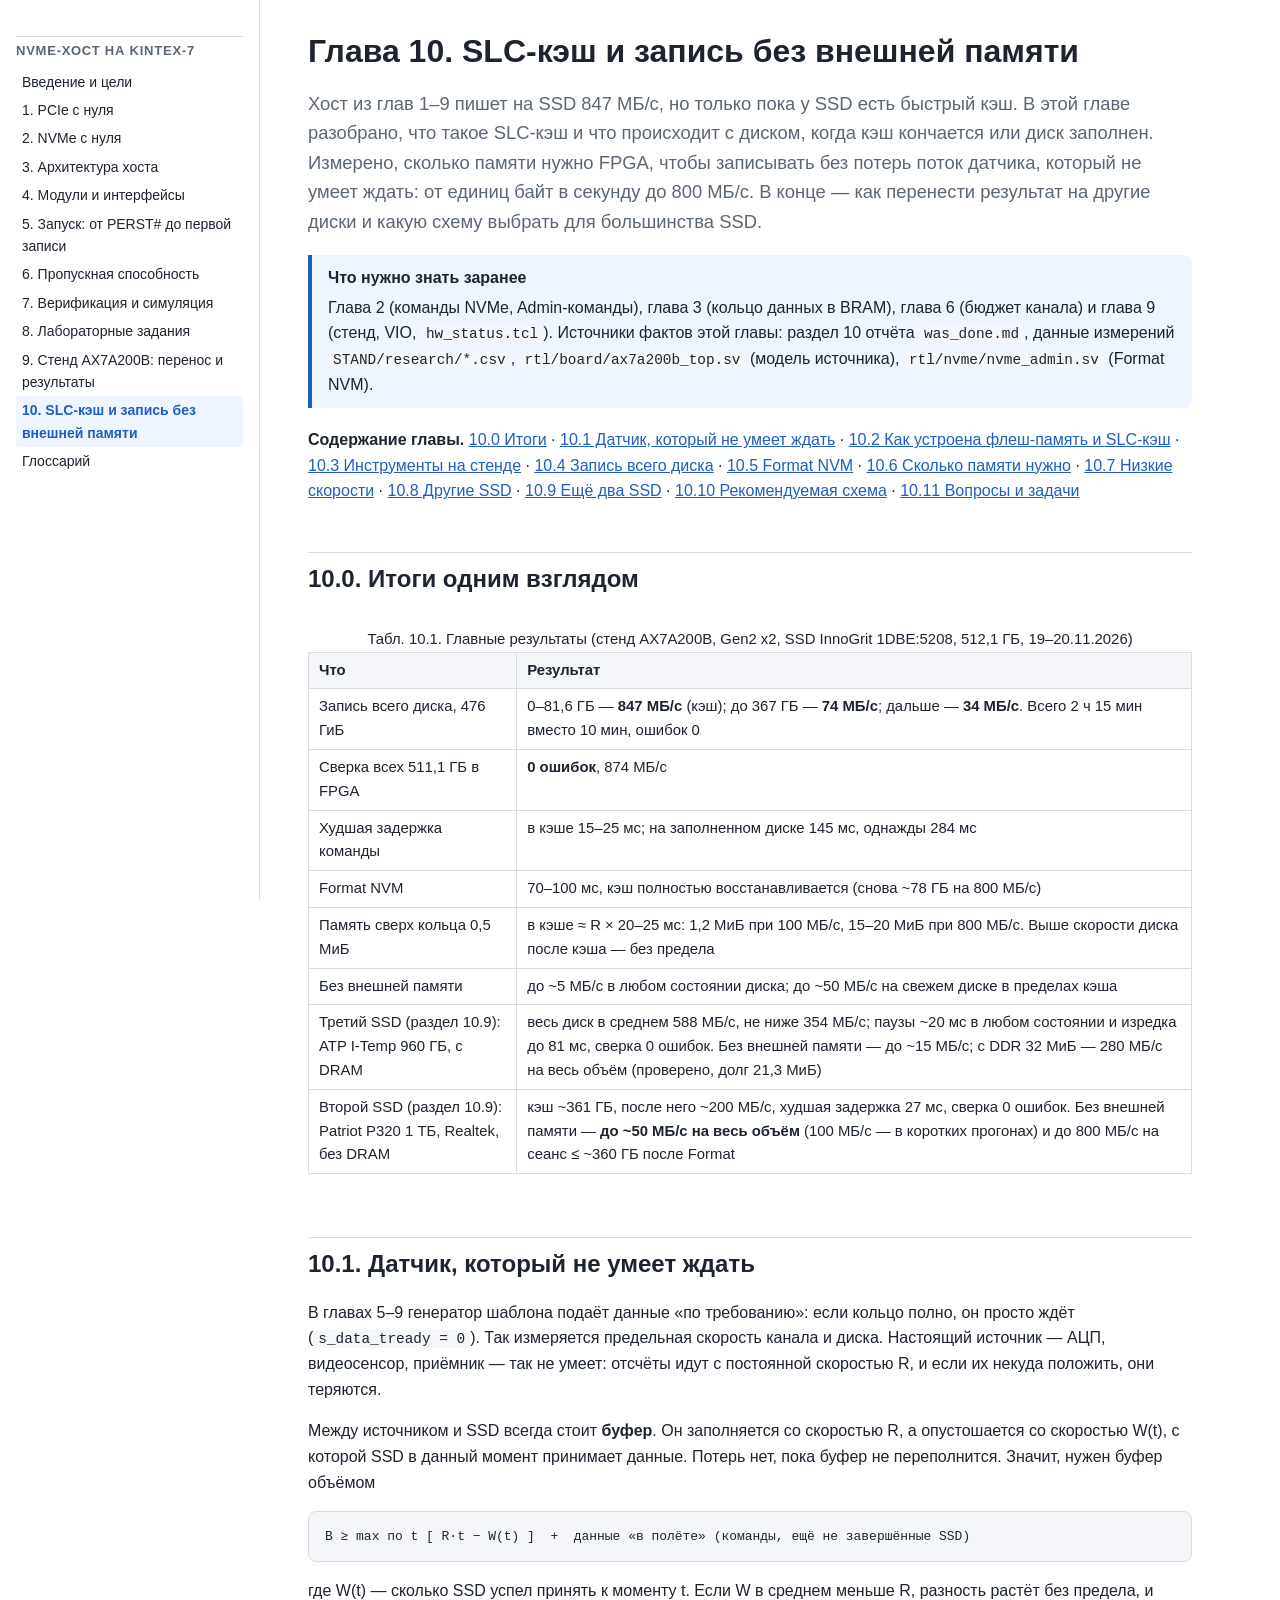
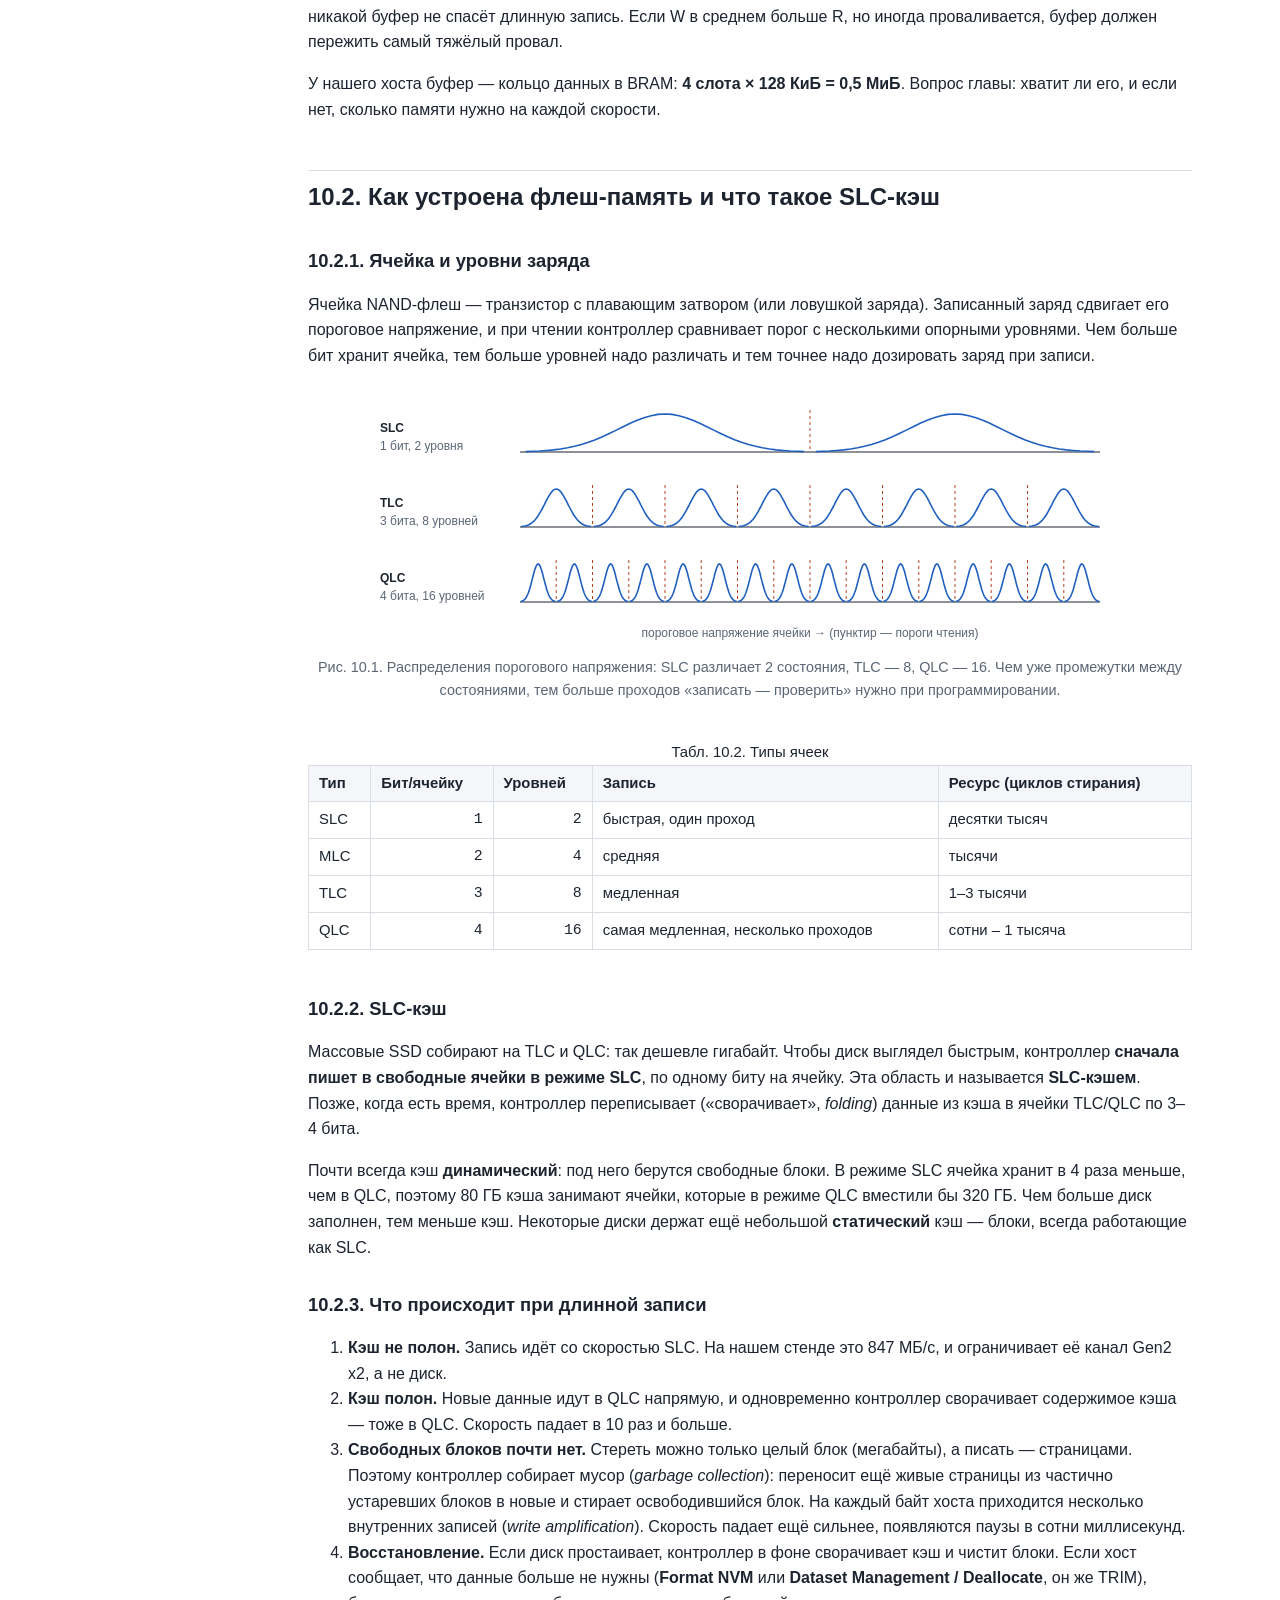
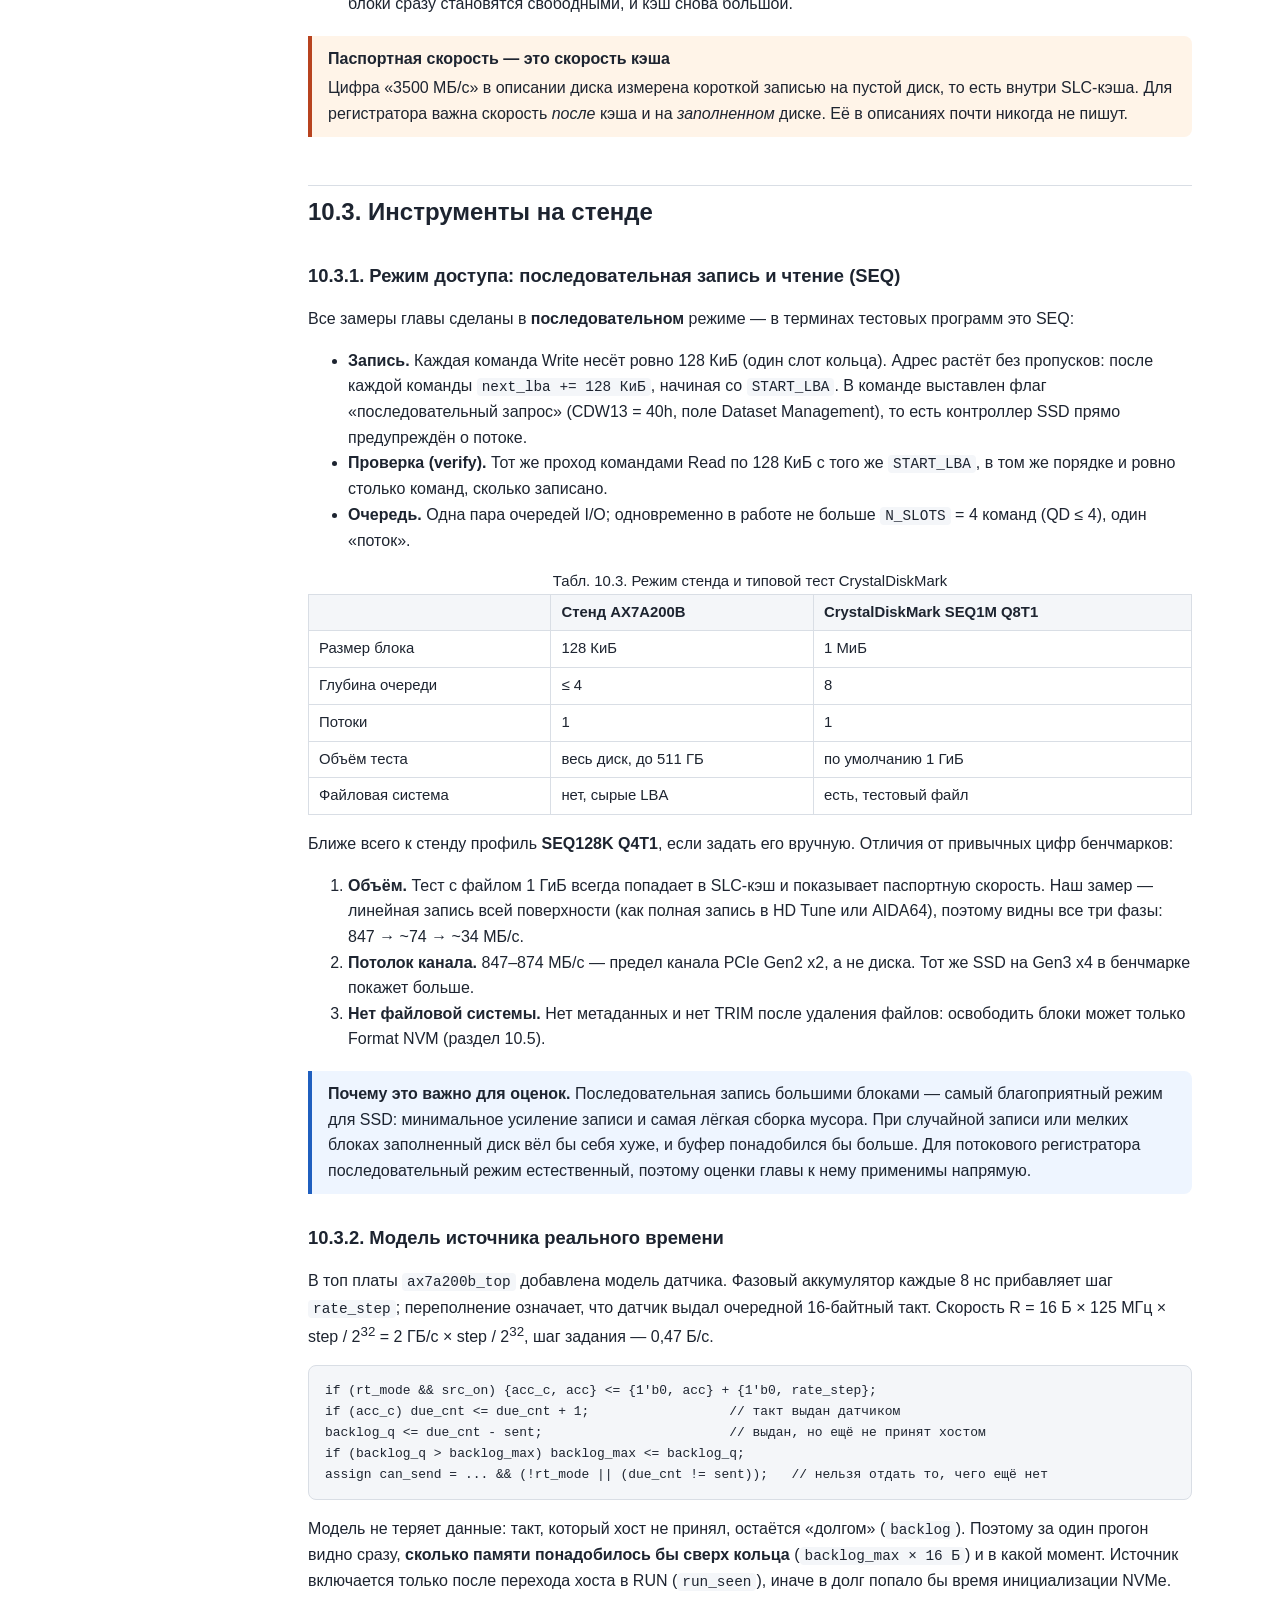
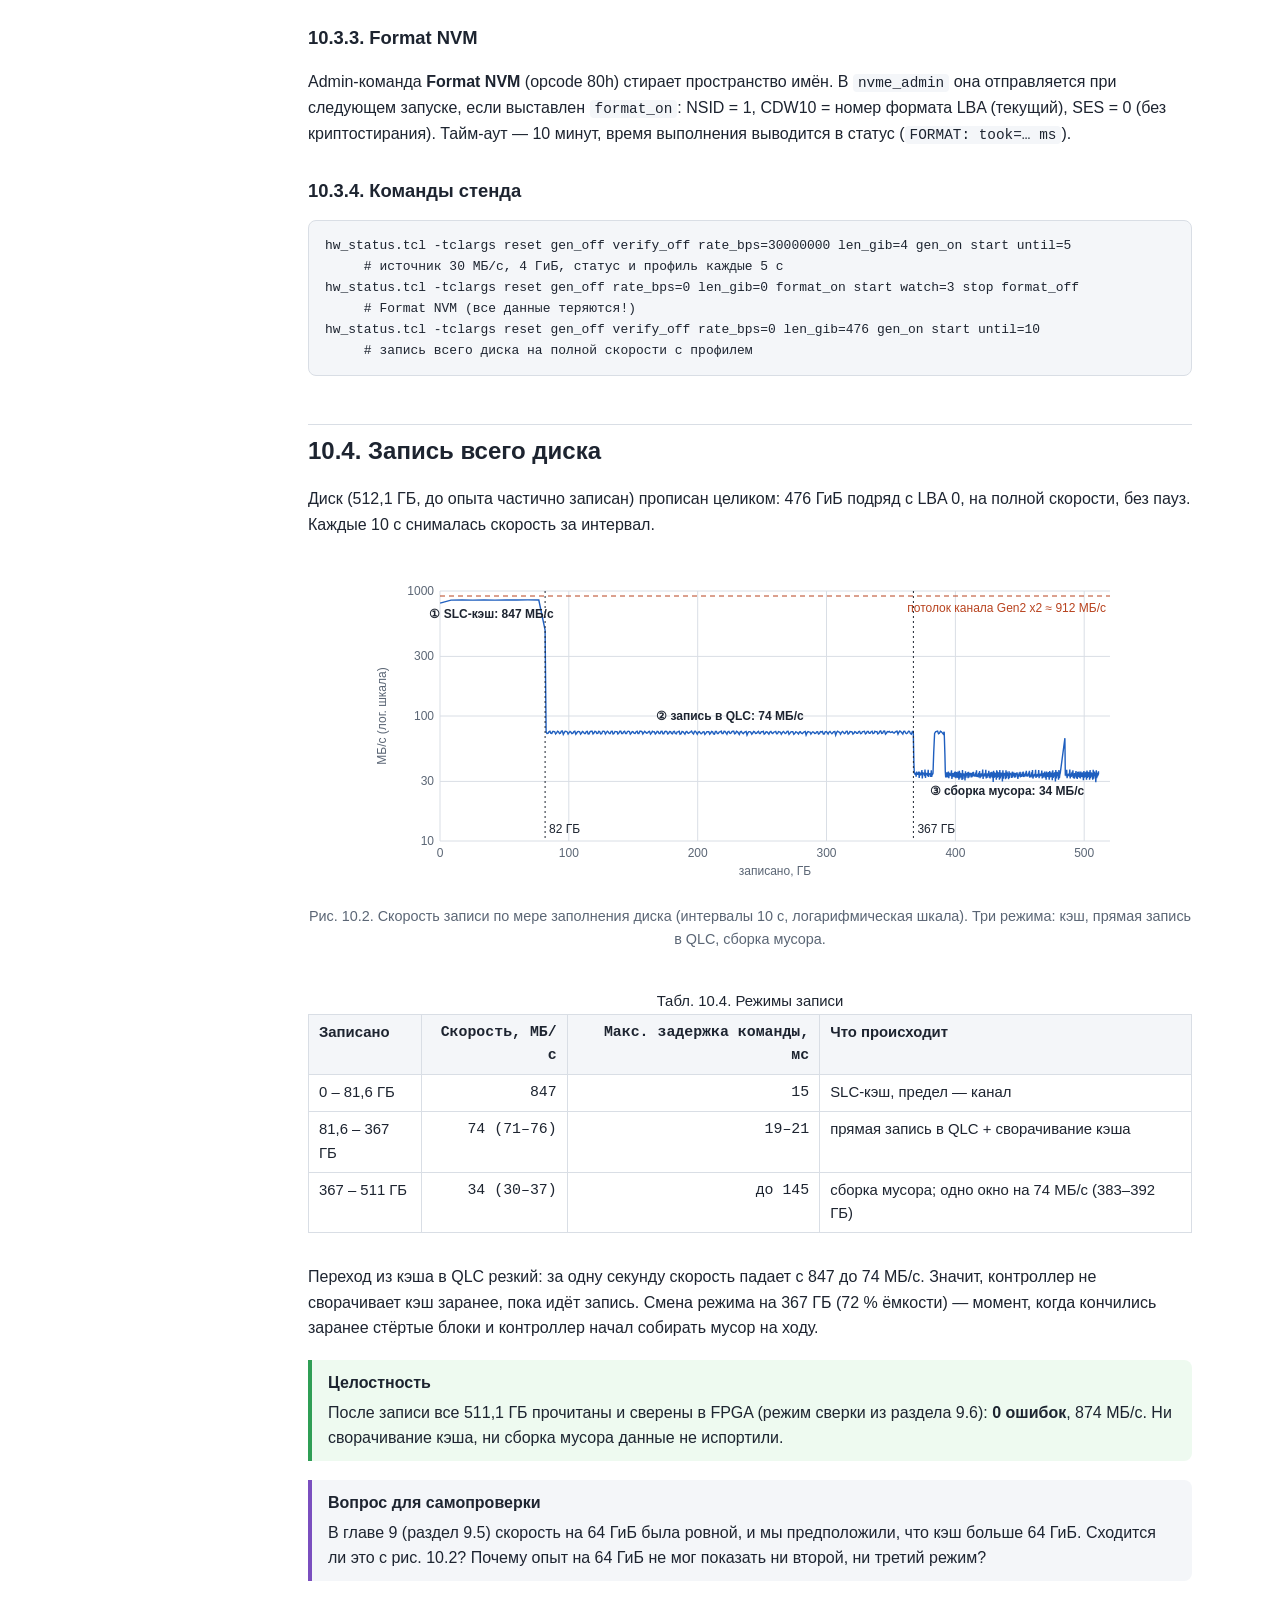
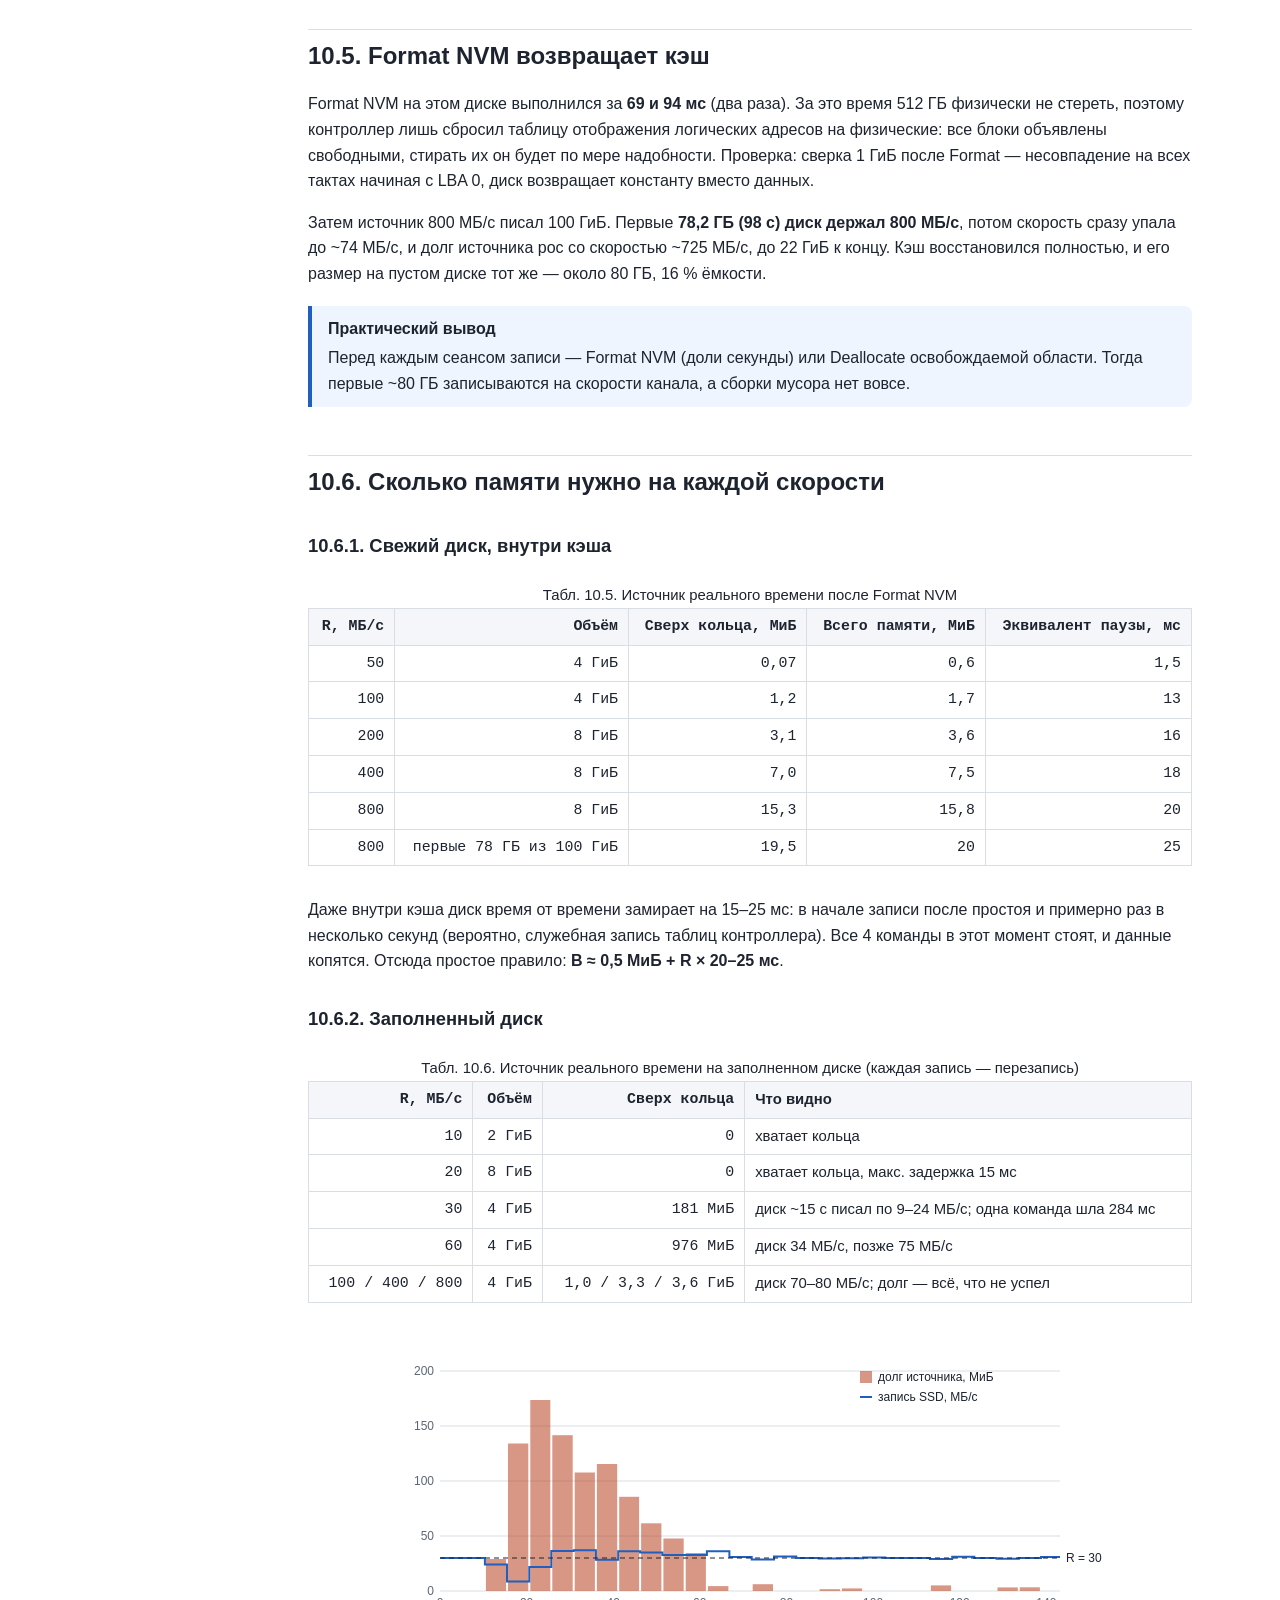
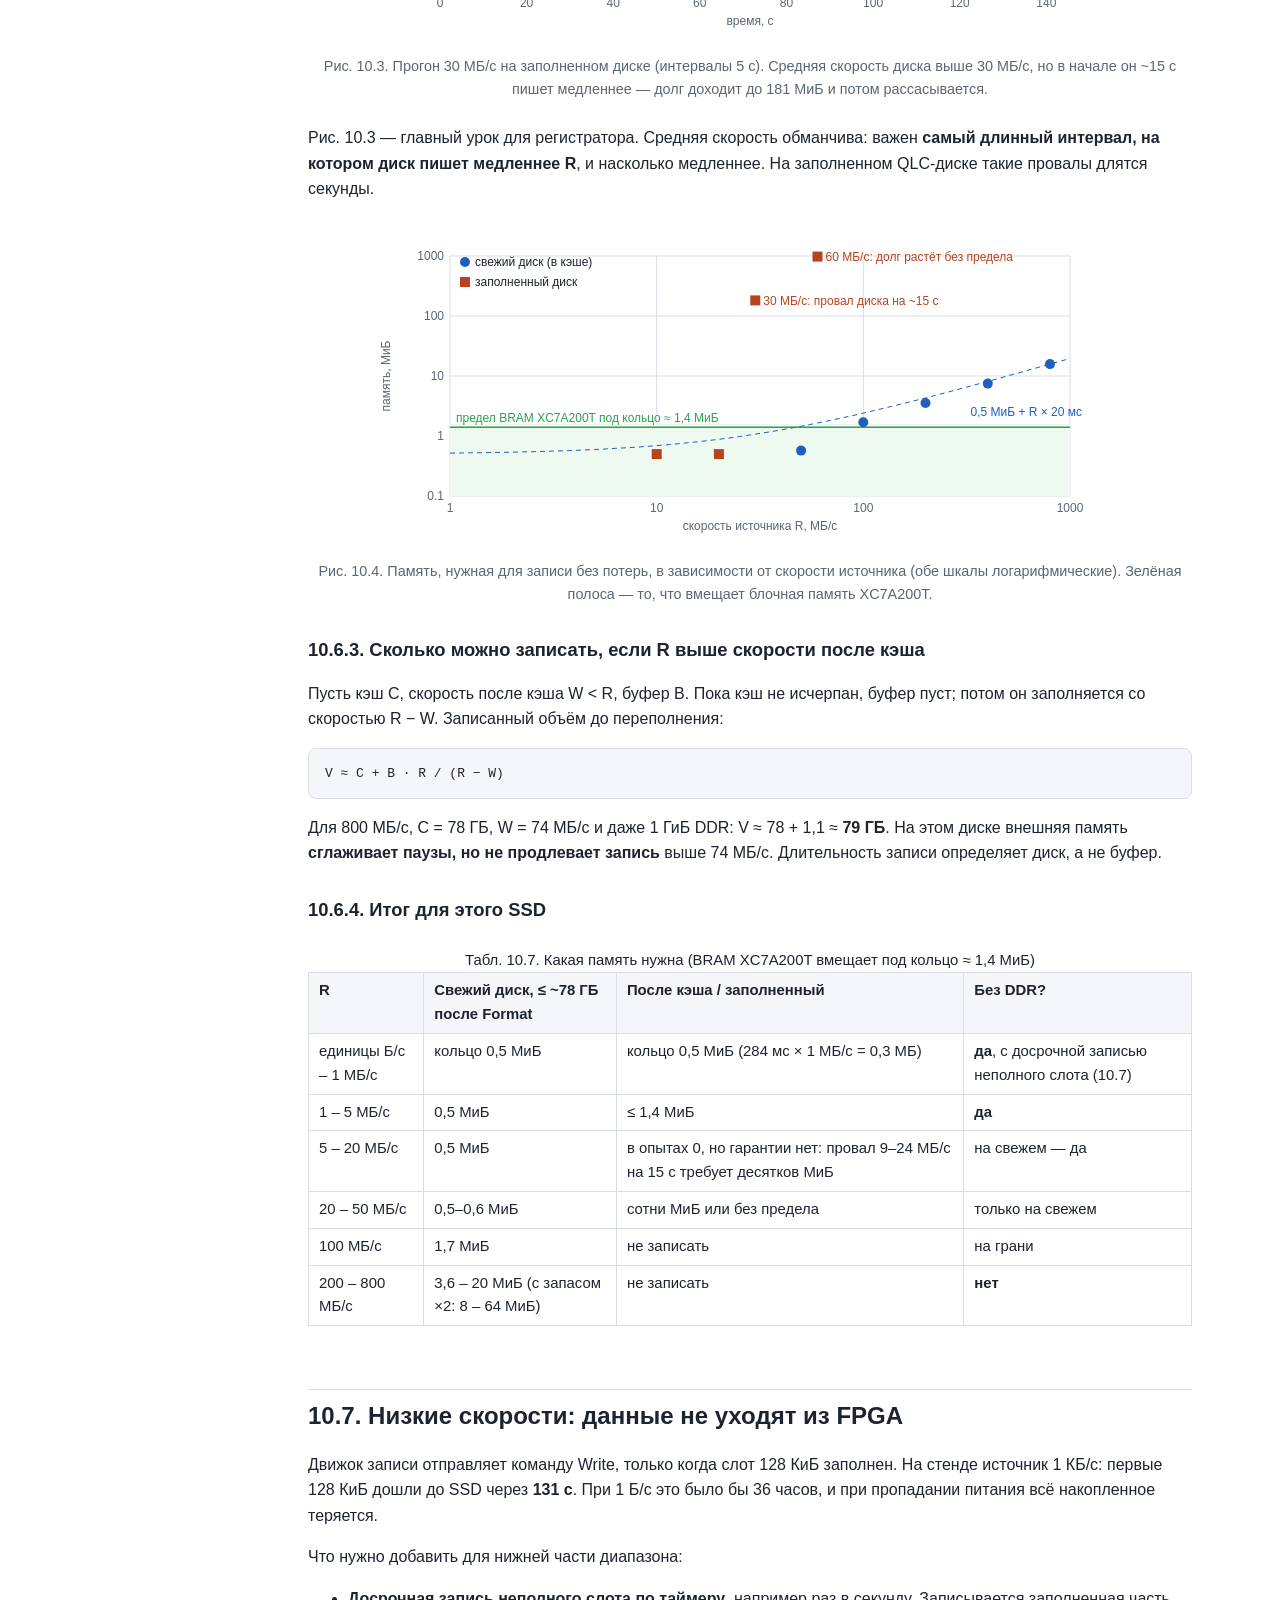
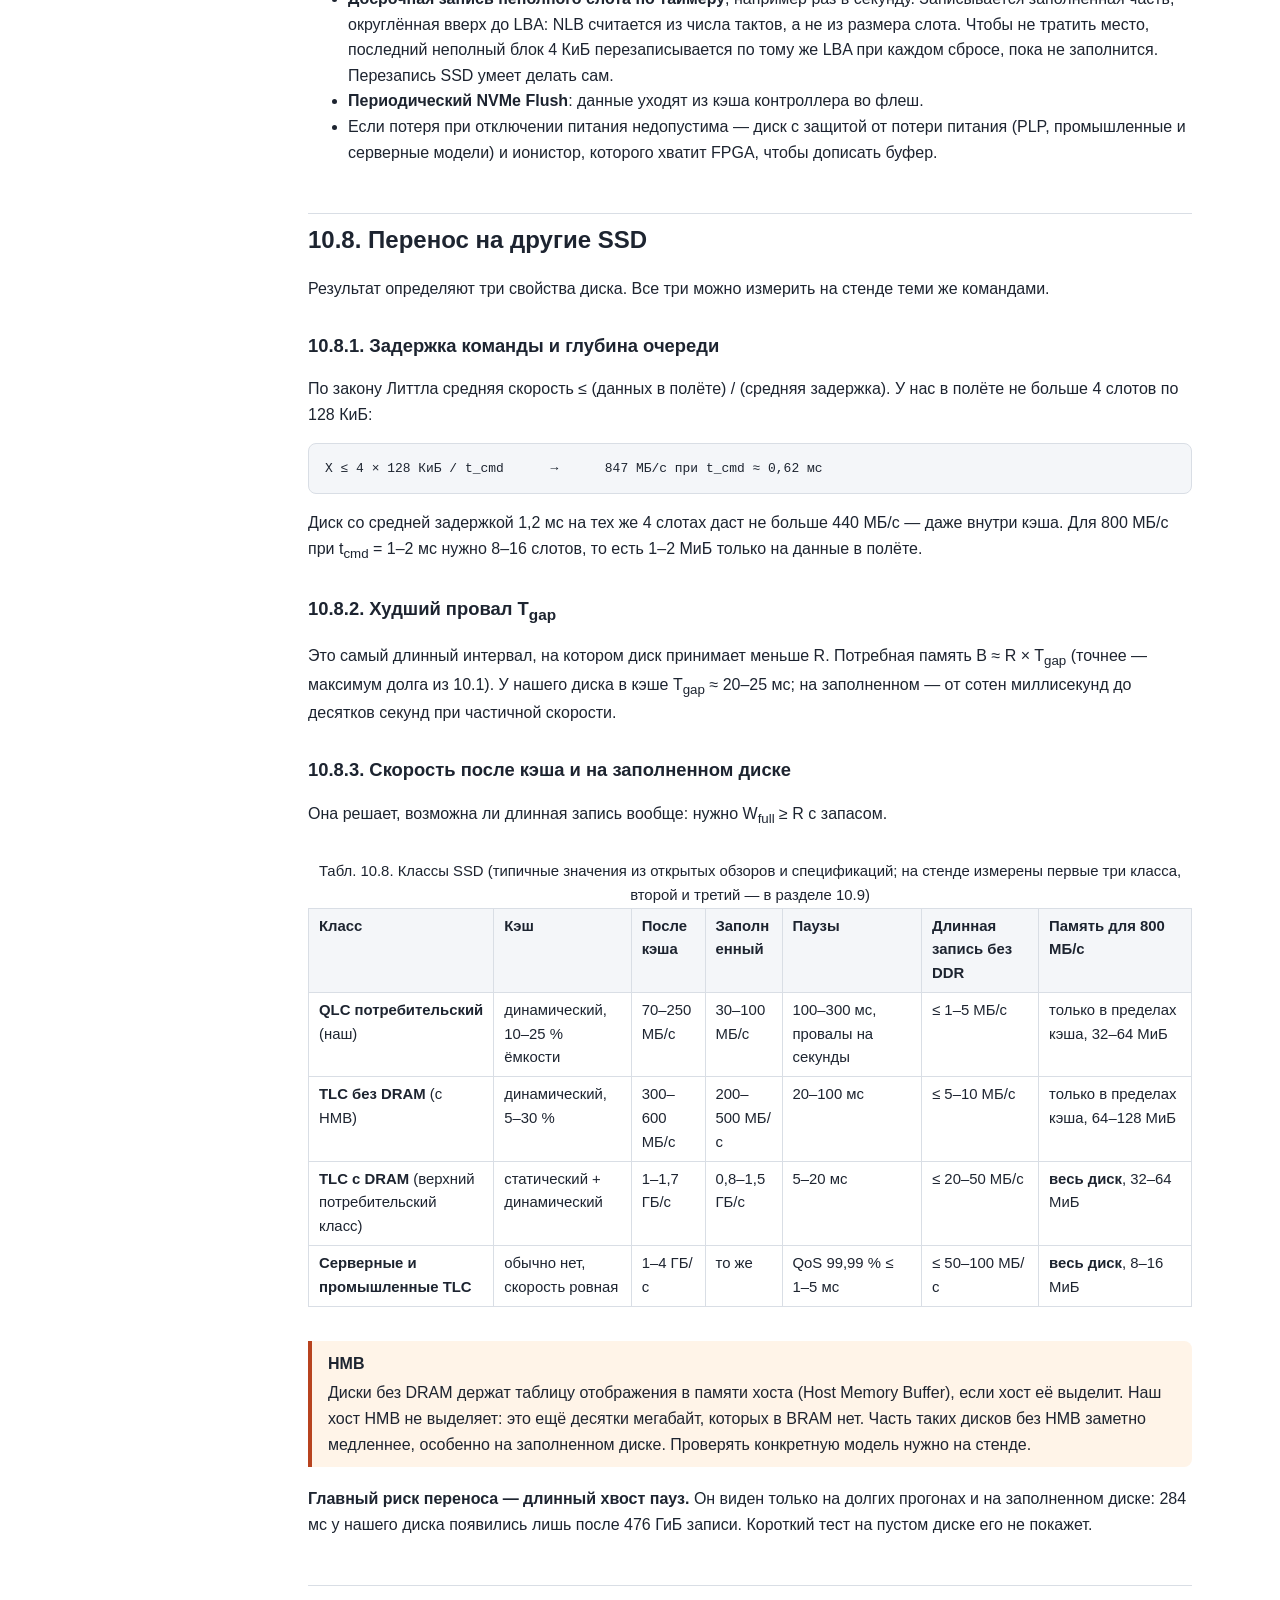
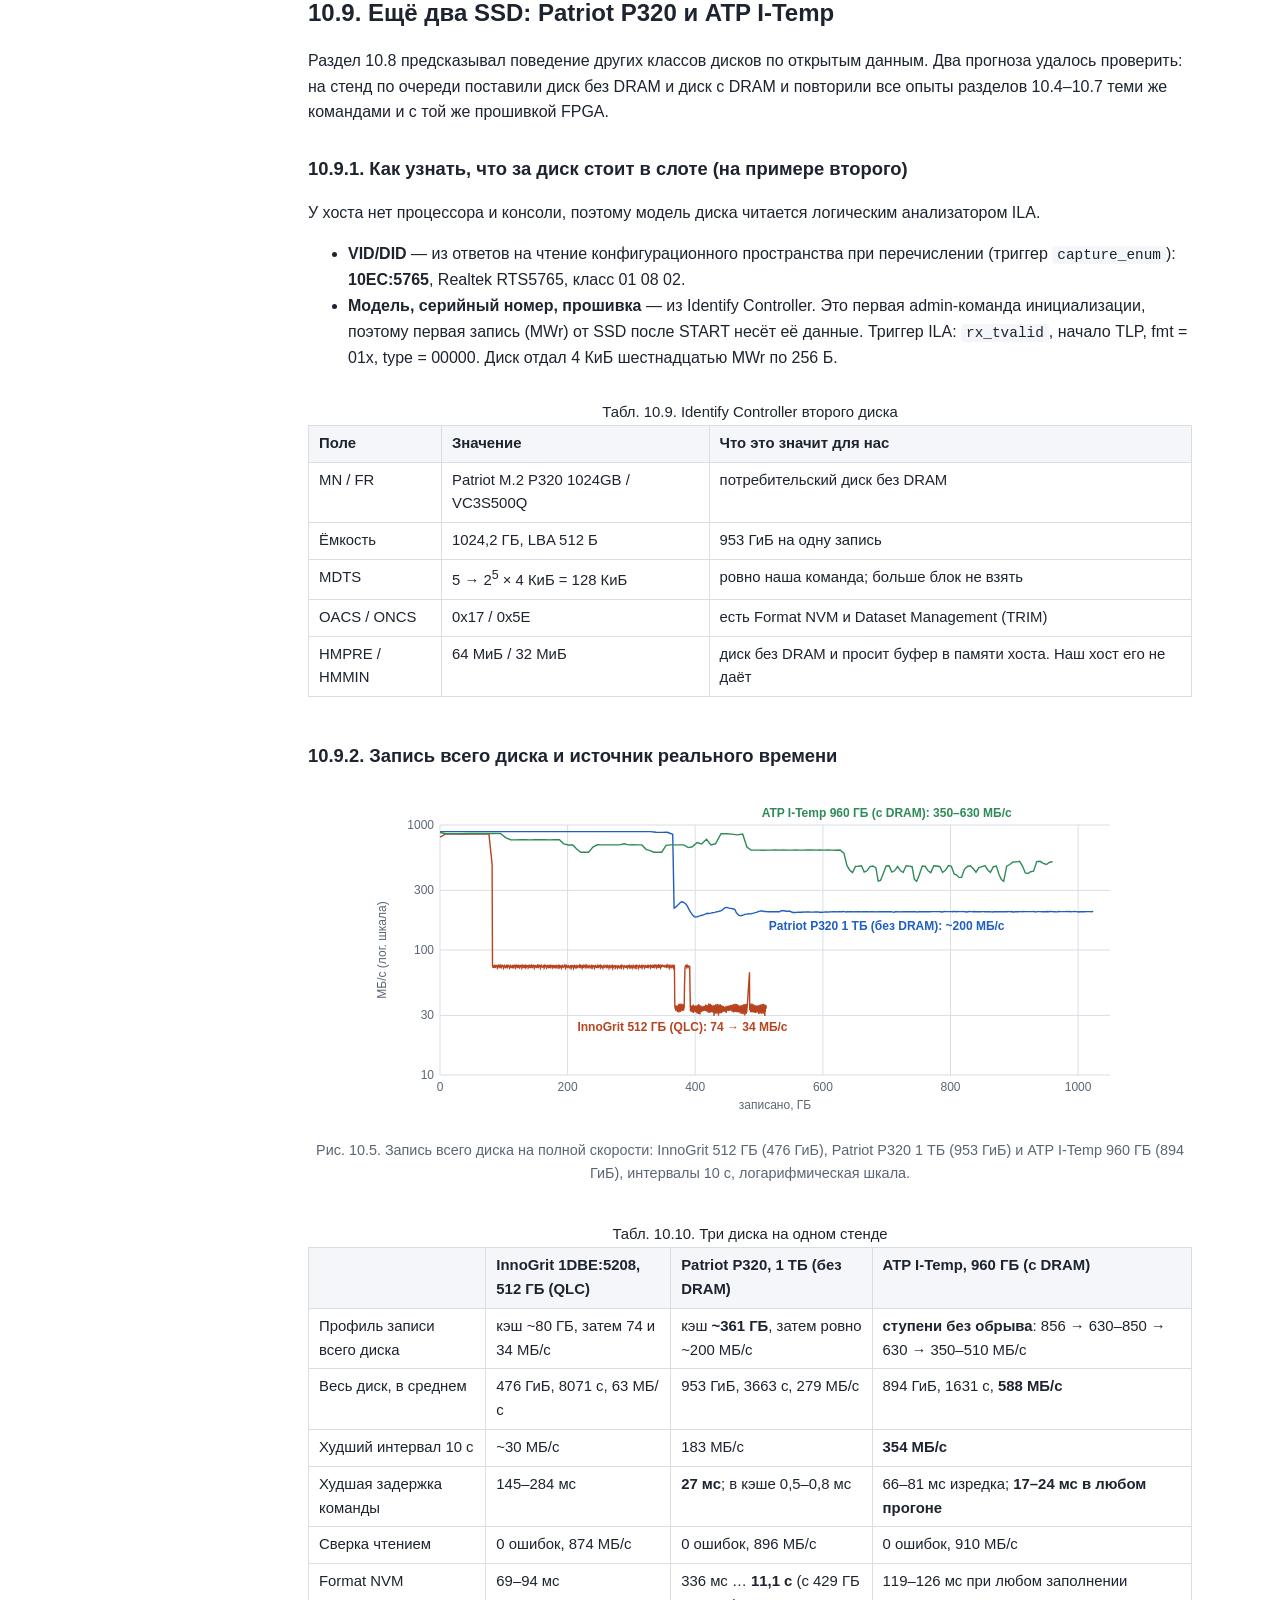
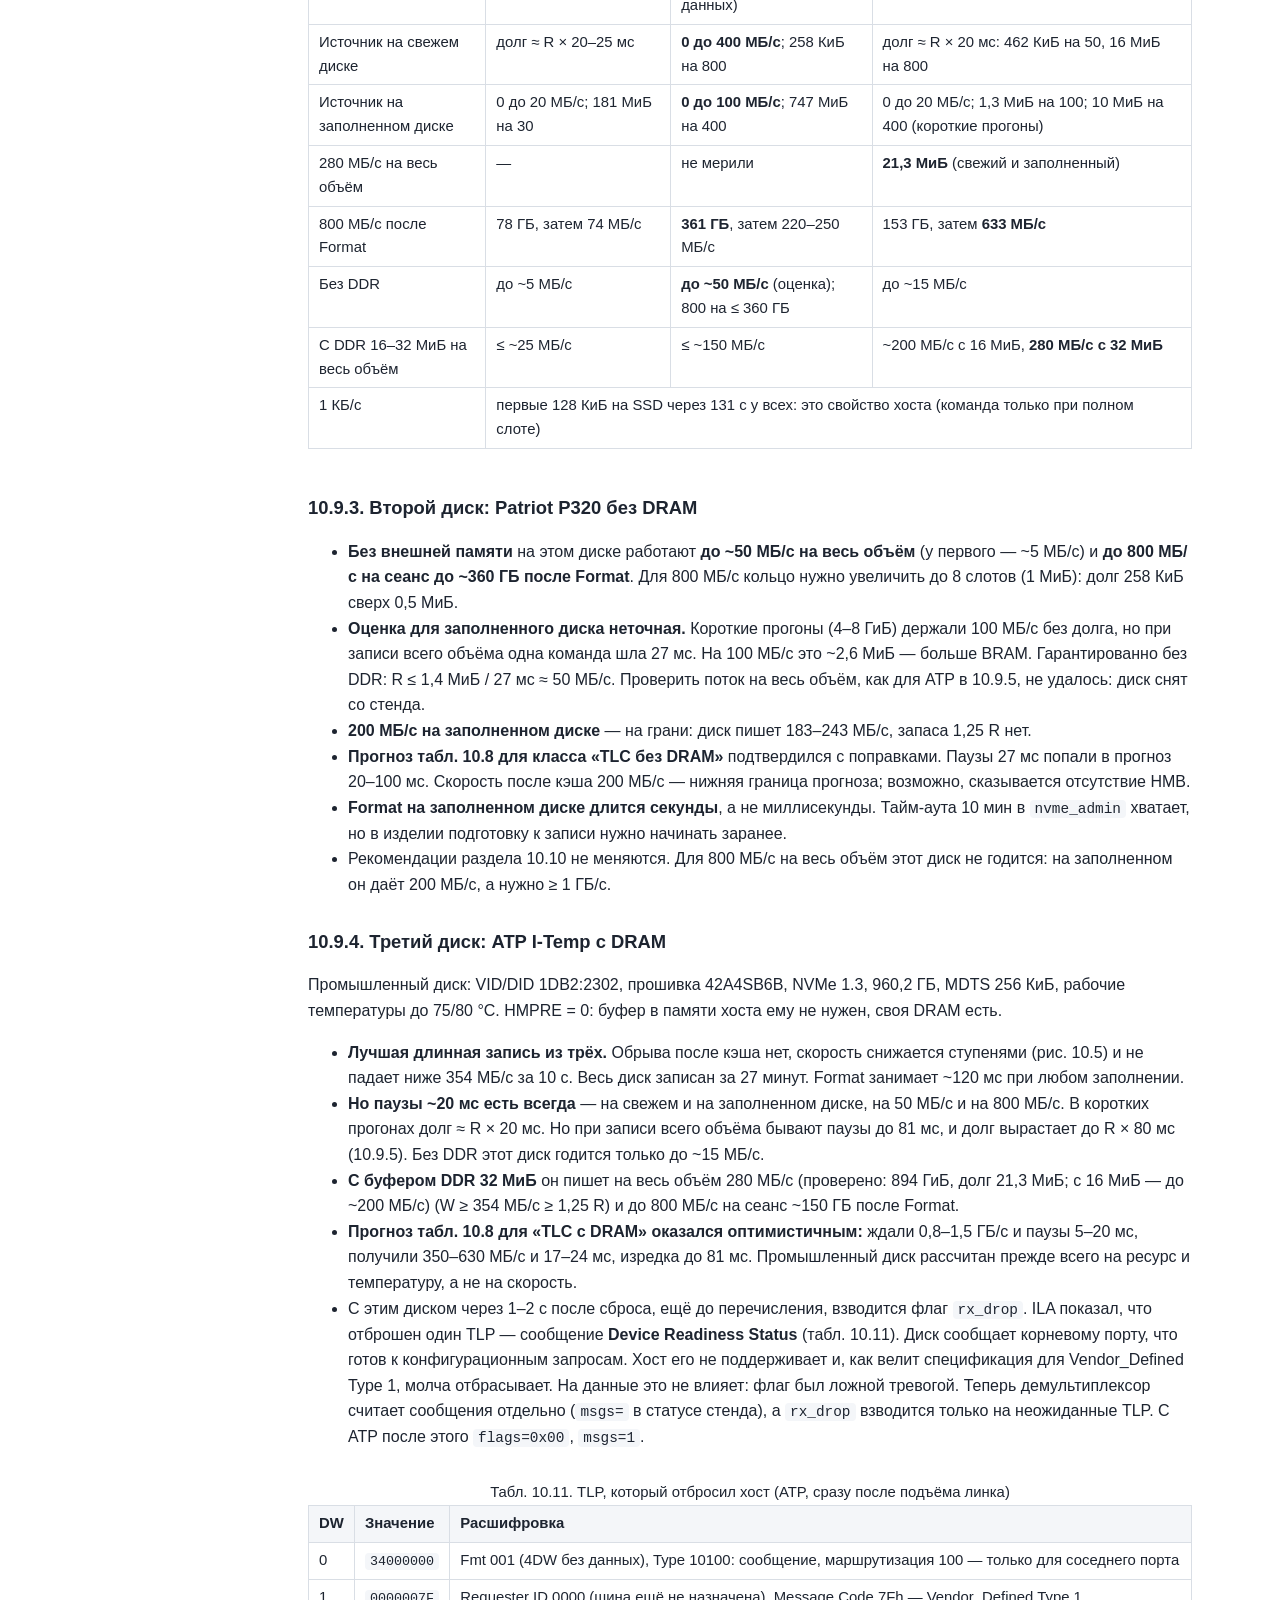
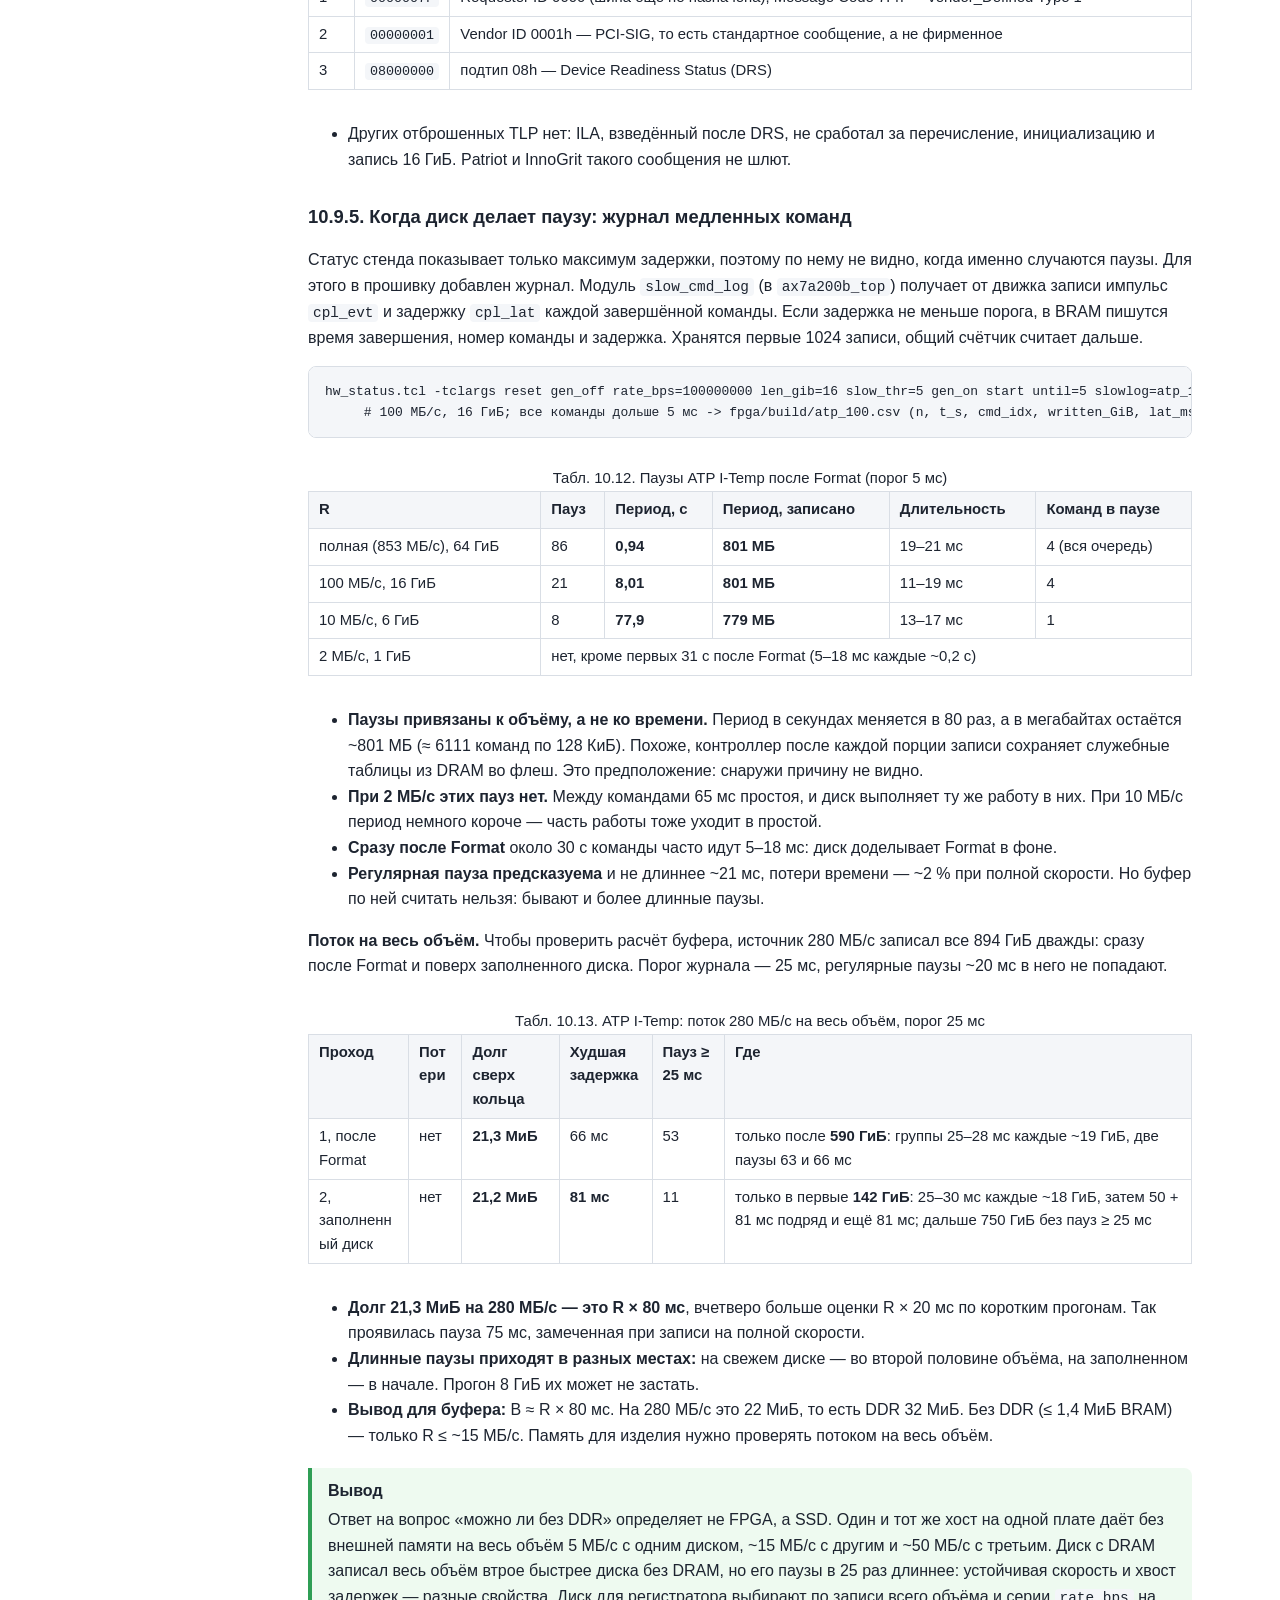
<file: docs/10_slc_cache.html>
<!doctype html>
<html lang="ru">
<head>
<meta charset="utf-8">
<meta name="viewport" content="width=device-width, initial-scale=1">
<title>Глава 10. SLC-кэш и запись без внешней памяти</title>
<link rel="stylesheet" href="css/style.css">
</head>
<body>
<div class="layout">
<!-- NAV:BEGIN -->
<nav class="side">
  <h2>NVMe-хост на Kintex-7</h2>
  <ul>
    <li><a href="index.html">Введение и цели</a></li>
    <li><a href="01_pcie_basics.html">1. PCIe с нуля</a></li>
    <li><a href="02_nvme_basics.html">2. NVMe с нуля</a></li>
    <li><a href="03_architecture.html">3. Архитектура хоста</a></li>
    <li><a href="04_modules.html">4. Модули и интерфейсы</a></li>
    <li><a href="05_bringup.html">5. Запуск: от PERST# до первой записи</a></li>
    <li><a href="06_performance.html">6. Пропускная способность</a></li>
    <li><a href="07_verification.html">7. Верификация и симуляция</a></li>
    <li><a href="08_lab.html">8. Лабораторные задания</a></li>
    <li><a href="09_ax7a200b.html">9. Стенд AX7A200B: перенос и результаты</a></li>
    <li><a href="10_slc_cache.html" class="cur">10. SLC-кэш и запись без внешней памяти</a></li>
    <li><a href="glossary.html">Глоссарий</a></li>
  </ul>
</nav>
<!-- NAV:END -->
<main>
<h1>Глава 10. SLC-кэш и запись без внешней памяти</h1>
<p class="lead">Хост из глав 1–9 пишет на SSD 847 МБ/с, но только пока у SSD есть быстрый кэш. В этой главе разобрано, что такое SLC-кэш и что происходит с диском, когда кэш кончается или диск заполнен. Измерено, сколько памяти нужно FPGA, чтобы записывать без потерь поток датчика, который не умеет ждать: от единиц байт в секунду до 800 МБ/с. В конце — как перенести результат на другие диски и какую схему выбрать для большинства SSD.</p>

<div class="box"><span class="t">Что нужно знать заранее</span>
Глава 2 (команды NVMe, Admin-команды), глава 3 (кольцо данных в BRAM), глава 6 (бюджет канала) и глава 9 (стенд, VIO, <code>hw_status.tcl</code>). Источники фактов этой главы: раздел 10 отчёта <code>was_done.md</code>, данные измерений <code>STAND/research/*.csv</code>, <code>rtl/board/ax7a200b_top.sv</code> (модель источника), <code>rtl/nvme/nvme_admin.sv</code> (Format NVM).</div>

<p><b>Содержание главы.</b>
<a href="#s0">10.0 Итоги</a> ·
<a href="#s1">10.1 Датчик, который не умеет ждать</a> ·
<a href="#s2">10.2 Как устроена флеш-память и SLC-кэш</a> ·
<a href="#s3">10.3 Инструменты на стенде</a> ·
<a href="#s4">10.4 Запись всего диска</a> ·
<a href="#s5">10.5 Format NVM</a> ·
<a href="#s6">10.6 Сколько памяти нужно</a> ·
<a href="#s7">10.7 Низкие скорости</a> ·
<a href="#s8">10.8 Другие SSD</a> ·
<a href="#s9">10.9 Ещё два SSD</a> ·
<a href="#s10">10.10 Рекомендуемая схема</a> ·
<a href="#s11">10.11 Вопросы и задачи</a></p>

<!-- ============================================================ -->
<h2 id="s0">10.0. Итоги одним взглядом</h2>

<div class="tablewrap">
<table>
<caption>Табл. 10.1. Главные результаты (стенд AX7A200B, Gen2 x2, SSD InnoGrit 1DBE:5208, 512,1 ГБ, 19–20.11.2026)</caption>
<tr><th>Что</th><th>Результат</th></tr>
<tr><td>Запись всего диска, 476 ГиБ</td><td>0–81,6 ГБ — <b>847 МБ/с</b> (кэш); до 367 ГБ — <b>74 МБ/с</b>; дальше — <b>34 МБ/с</b>. Всего 2 ч 15 мин вместо 10 мин, ошибок 0</td></tr>
<tr><td>Сверка всех 511,1 ГБ в FPGA</td><td><b>0 ошибок</b>, 874 МБ/с</td></tr>
<tr><td>Худшая задержка команды</td><td>в кэше 15–25 мс; на заполненном диске 145 мс, однажды 284 мс</td></tr>
<tr><td>Format NVM</td><td>70–100 мс, кэш полностью восстанавливается (снова ~78 ГБ на 800 МБ/с)</td></tr>
<tr><td>Память сверх кольца 0,5 МиБ</td><td>в кэше ≈ R × 20–25 мс: 1,2 МиБ при 100 МБ/с, 15–20 МиБ при 800 МБ/с. Выше скорости диска после кэша — без предела</td></tr>
<tr><td>Без внешней памяти</td><td>до ~5 МБ/с в любом состоянии диска; до ~50 МБ/с на свежем диске в пределах кэша</td></tr>
<tr><td>Третий SSD (раздел 10.9): ATP I-Temp 960 ГБ, с DRAM</td><td>весь диск в среднем 588 МБ/с, не ниже 354 МБ/с; паузы ~20 мс в любом состоянии и изредка до 81 мс, сверка 0 ошибок. Без внешней памяти — до ~15 МБ/с; с DDR 32 МиБ — 280 МБ/с на весь объём (проверено, долг 21,3 МиБ)</td></tr>
<tr><td>Второй SSD (раздел 10.9): Patriot P320 1 ТБ, Realtek, без DRAM</td><td>кэш ~361 ГБ, после него ~200 МБ/с, худшая задержка 27 мс, сверка 0 ошибок. Без внешней памяти — <b>до ~50 МБ/с на весь объём</b> (100 МБ/с — в коротких прогонах) и до 800 МБ/с на сеанс ≤ ~360 ГБ после Format</td></tr>
</table>
</div>

<!-- ============================================================ -->
<h2 id="s1">10.1. Датчик, который не умеет ждать</h2>

<p>В главах 5–9 генератор шаблона подаёт данные «по требованию»: если кольцо полно, он просто ждёт (<code>s_data_tready = 0</code>). Так измеряется предельная скорость канала и диска. Настоящий источник — АЦП, видеосенсор, приёмник — так не умеет: отсчёты идут с постоянной скоростью R, и если их некуда положить, они теряются.</p>

<p>Между источником и SSD всегда стоит <b>буфер</b>. Он заполняется со скоростью R, а опустошается со скоростью W(t), с которой SSD в данный момент принимает данные. Потерь нет, пока буфер не переполнится. Значит, нужен буфер объёмом</p>
<pre><code>B ≥ max по t [ R·t − W(t) ]  +  данные «в полёте» (команды, ещё не завершённые SSD)</code></pre>
<p>где W(t) — сколько SSD успел принять к моменту t. Если W в среднем меньше R, разность растёт без предела, и никакой буфер не спасёт длинную запись. Если W в среднем больше R, но иногда проваливается, буфер должен пережить самый тяжёлый провал.</p>

<p>У нашего хоста буфер — кольцо данных в BRAM: <b>4 слота × 128 КиБ = 0,5 МиБ</b>. Вопрос главы: хватит ли его, и если нет, сколько памяти нужно на каждой скорости.</p>

<!-- ============================================================ -->
<h2 id="s2">10.2. Как устроена флеш-память и что такое SLC-кэш</h2>

<h3>10.2.1. Ячейка и уровни заряда</h3>
<p>Ячейка NAND-флеш — транзистор с плавающим затвором (или ловушкой заряда). Записанный заряд сдвигает его пороговое напряжение, и при чтении контроллер сравнивает порог с несколькими опорными уровнями. Чем больше бит хранит ячейка, тем больше уровней надо различать и тем точнее надо дозировать заряд при записи.</p>

<figure>
<svg xmlns="http://www.w3.org/2000/svg" viewBox="0 0 760 250" width="760" role="img" aria-label="Уровни заряда ячейки SLC, TLC и QLC" font-size="12">
<text x="10" y="40" fill="var(--fg)" font-weight="700">SLC</text>
<text x="10" y="58" fill="var(--muted)">1 бит, 2 уровня</text>
<line x1="150" y1="60" x2="730" y2="60" stroke="var(--fg)"/>
<polyline points="155.8,59.6 162.8,59.3 169.7,59.0 176.7,58.5 183.6,57.9 190.6,57.0 197.6,55.8 204.5,54.3 211.5,52.5 218.4,50.3 225.4,47.7 232.4,44.7 239.3,41.5 246.3,38.1 253.2,34.7 260.2,31.3 267.2,28.3 274.1,25.7 281.1,23.7 288.0,22.4 295.0,22.0 302.0,22.4 308.9,23.7 315.9,25.7 322.8,28.3 329.8,31.3 336.8,34.7 343.7,38.1 350.7,41.5 357.6,44.7 364.6,47.7 371.6,50.3 378.5,52.5 385.5,54.3 392.4,55.8 399.4,57.0 406.4,57.9 413.3,58.5 420.3,59.0 427.2,59.3 434.2,59.6" fill="none" stroke="var(--accent)" stroke-width="1.6"/>
<polyline points="445.8,59.6 452.8,59.3 459.7,59.0 466.7,58.5 473.6,57.9 480.6,57.0 487.6,55.8 494.5,54.3 501.5,52.5 508.4,50.3 515.4,47.7 522.4,44.7 529.3,41.5 536.3,38.1 543.2,34.7 550.2,31.3 557.2,28.3 564.1,25.7 571.1,23.7 578.0,22.4 585.0,22.0 592.0,22.4 598.9,23.7 605.9,25.7 612.8,28.3 619.8,31.3 626.8,34.7 633.7,38.1 640.7,41.5 647.6,44.7 654.6,47.7 661.6,50.3 668.5,52.5 675.5,54.3 682.4,55.8 689.4,57.0 696.4,57.9 703.3,58.5 710.3,59.0 717.2,59.3 724.2,59.6" fill="none" stroke="var(--accent)" stroke-width="1.6"/>
<line x1="440.0" y1="18" x2="440.0" y2="60" stroke="var(--accent2)" stroke-dasharray="3 3"/>
<text x="10" y="115" fill="var(--fg)" font-weight="700">TLC</text>
<text x="10" y="133" fill="var(--muted)">3 бита, 8 уровней</text>
<line x1="150" y1="135" x2="730" y2="135" stroke="var(--fg)"/>
<polyline points="151.4,134.6 153.2,134.3 154.9,134.0 156.7,133.5 158.4,132.9 160.1,132.0 161.9,130.8 163.6,129.3 165.4,127.5 167.1,125.3 168.8,122.7 170.6,119.7 172.3,116.5 174.1,113.1 175.8,109.7 177.5,106.3 179.3,103.3 181.0,100.7 182.8,98.7 184.5,97.4 186.2,97.0 188.0,97.4 189.7,98.7 191.5,100.7 193.2,103.3 194.9,106.3 196.7,109.7 198.4,113.1 200.2,116.5 201.9,119.7 203.6,122.7 205.4,125.3 207.1,127.5 208.9,129.3 210.6,130.8 212.3,132.0 214.1,132.9 215.8,133.5 217.6,134.0 219.3,134.3 221.0,134.6" fill="none" stroke="var(--accent)" stroke-width="1.6"/>
<polyline points="223.9,134.6 225.7,134.3 227.4,134.0 229.2,133.5 230.9,132.9 232.6,132.0 234.4,130.8 236.1,129.3 237.9,127.5 239.6,125.3 241.3,122.7 243.1,119.7 244.8,116.5 246.6,113.1 248.3,109.7 250.0,106.3 251.8,103.3 253.5,100.7 255.3,98.7 257.0,97.4 258.8,97.0 260.5,97.4 262.2,98.7 264.0,100.7 265.7,103.3 267.4,106.3 269.2,109.7 270.9,113.1 272.7,116.5 274.4,119.7 276.1,122.7 277.9,125.3 279.6,127.5 281.4,129.3 283.1,130.8 284.8,132.0 286.6,132.9 288.3,133.5 290.1,134.0 291.8,134.3 293.5,134.6" fill="none" stroke="var(--accent)" stroke-width="1.6"/>
<line x1="222.5" y1="93" x2="222.5" y2="135" stroke="var(--accent2)" stroke-dasharray="3 3"/>
<polyline points="296.4,134.6 298.2,134.3 299.9,134.0 301.7,133.5 303.4,132.9 305.1,132.0 306.9,130.8 308.6,129.3 310.4,127.5 312.1,125.3 313.8,122.7 315.6,119.7 317.3,116.5 319.1,113.1 320.8,109.7 322.6,106.3 324.3,103.3 326.0,100.7 327.8,98.7 329.5,97.4 331.2,97.0 333.0,97.4 334.7,98.7 336.5,100.7 338.2,103.3 339.9,106.3 341.7,109.7 343.4,113.1 345.2,116.5 346.9,119.7 348.6,122.7 350.4,125.3 352.1,127.5 353.9,129.3 355.6,130.8 357.3,132.0 359.1,132.9 360.8,133.5 362.6,134.0 364.3,134.3 366.0,134.6" fill="none" stroke="var(--accent)" stroke-width="1.6"/>
<line x1="295.0" y1="93" x2="295.0" y2="135" stroke="var(--accent2)" stroke-dasharray="3 3"/>
<polyline points="368.9,134.6 370.7,134.3 372.4,134.0 374.2,133.5 375.9,132.9 377.6,132.0 379.4,130.8 381.1,129.3 382.9,127.5 384.6,125.3 386.3,122.7 388.1,119.7 389.8,116.5 391.6,113.1 393.3,109.7 395.1,106.3 396.8,103.3 398.5,100.7 400.3,98.7 402.0,97.4 403.8,97.0 405.5,97.4 407.2,98.7 409.0,100.7 410.7,103.3 412.4,106.3 414.2,109.7 415.9,113.1 417.7,116.5 419.4,119.7 421.1,122.7 422.9,125.3 424.6,127.5 426.4,129.3 428.1,130.8 429.8,132.0 431.6,132.9 433.3,133.5 435.1,134.0 436.8,134.3 438.5,134.6" fill="none" stroke="var(--accent)" stroke-width="1.6"/>
<line x1="367.5" y1="93" x2="367.5" y2="135" stroke="var(--accent2)" stroke-dasharray="3 3"/>
<polyline points="441.4,134.6 443.2,134.3 444.9,134.0 446.7,133.5 448.4,132.9 450.1,132.0 451.9,130.8 453.6,129.3 455.4,127.5 457.1,125.3 458.8,122.7 460.6,119.7 462.3,116.5 464.1,113.1 465.8,109.7 467.6,106.3 469.3,103.3 471.0,100.7 472.8,98.7 474.5,97.4 476.2,97.0 478.0,97.4 479.7,98.7 481.5,100.7 483.2,103.3 484.9,106.3 486.7,109.7 488.4,113.1 490.2,116.5 491.9,119.7 493.6,122.7 495.4,125.3 497.1,127.5 498.9,129.3 500.6,130.8 502.3,132.0 504.1,132.9 505.8,133.5 507.6,134.0 509.3,134.3 511.0,134.6" fill="none" stroke="var(--accent)" stroke-width="1.6"/>
<line x1="440.0" y1="93" x2="440.0" y2="135" stroke="var(--accent2)" stroke-dasharray="3 3"/>
<polyline points="514.0,134.6 515.7,134.3 517.4,134.0 519.2,133.5 520.9,132.9 522.7,132.0 524.4,130.8 526.1,129.3 527.9,127.5 529.6,125.3 531.4,122.7 533.1,119.7 534.8,116.5 536.6,113.1 538.3,109.7 540.1,106.3 541.8,103.3 543.5,100.7 545.3,98.7 547.0,97.4 548.8,97.0 550.5,97.4 552.2,98.7 554.0,100.7 555.7,103.3 557.5,106.3 559.2,109.7 560.9,113.1 562.7,116.5 564.4,119.7 566.2,122.7 567.9,125.3 569.6,127.5 571.4,129.3 573.1,130.8 574.9,132.0 576.6,132.9 578.3,133.5 580.1,134.0 581.8,134.3 583.6,134.6" fill="none" stroke="var(--accent)" stroke-width="1.6"/>
<line x1="512.5" y1="93" x2="512.5" y2="135" stroke="var(--accent2)" stroke-dasharray="3 3"/>
<polyline points="586.5,134.6 588.2,134.3 589.9,134.0 591.7,133.5 593.4,132.9 595.2,132.0 596.9,130.8 598.6,129.3 600.4,127.5 602.1,125.3 603.9,122.7 605.6,119.7 607.3,116.5 609.1,113.1 610.8,109.7 612.6,106.3 614.3,103.3 616.0,100.7 617.8,98.7 619.5,97.4 621.2,97.0 623.0,97.4 624.7,98.7 626.5,100.7 628.2,103.3 630.0,106.3 631.7,109.7 633.4,113.1 635.2,116.5 636.9,119.7 638.7,122.7 640.4,125.3 642.1,127.5 643.9,129.3 645.6,130.8 647.4,132.0 649.1,132.9 650.8,133.5 652.6,134.0 654.3,134.3 656.1,134.6" fill="none" stroke="var(--accent)" stroke-width="1.6"/>
<line x1="585.0" y1="93" x2="585.0" y2="135" stroke="var(--accent2)" stroke-dasharray="3 3"/>
<polyline points="659.0,134.6 660.7,134.3 662.4,134.0 664.2,133.5 665.9,132.9 667.7,132.0 669.4,130.8 671.1,129.3 672.9,127.5 674.6,125.3 676.4,122.7 678.1,119.7 679.8,116.5 681.6,113.1 683.3,109.7 685.1,106.3 686.8,103.3 688.5,100.7 690.3,98.7 692.0,97.4 693.8,97.0 695.5,97.4 697.2,98.7 699.0,100.7 700.7,103.3 702.5,106.3 704.2,109.7 705.9,113.1 707.7,116.5 709.4,119.7 711.2,122.7 712.9,125.3 714.6,127.5 716.4,129.3 718.1,130.8 719.9,132.0 721.6,132.9 723.3,133.5 725.1,134.0 726.8,134.3 728.6,134.6" fill="none" stroke="var(--accent)" stroke-width="1.6"/>
<line x1="657.5" y1="93" x2="657.5" y2="135" stroke="var(--accent2)" stroke-dasharray="3 3"/>
<text x="10" y="190" fill="var(--fg)" font-weight="700">QLC</text>
<text x="10" y="208" fill="var(--muted)">4 бита, 16 уровней</text>
<line x1="150" y1="210" x2="730" y2="210" stroke="var(--fg)"/>
<polyline points="150.7,209.6 151.6,209.3 152.5,209.0 153.3,208.5 154.2,207.9 155.1,207.0 155.9,205.8 156.8,204.3 157.7,202.5 158.6,200.3 159.4,197.7 160.3,194.7 161.2,191.5 162.0,188.1 162.9,184.7 163.8,181.3 164.6,178.3 165.5,175.7 166.4,173.7 167.3,172.4 168.1,172.0 169.0,172.4 169.9,173.7 170.7,175.7 171.6,178.3 172.5,181.3 173.3,184.7 174.2,188.1 175.1,191.5 176.0,194.7 176.8,197.7 177.7,200.3 178.6,202.5 179.4,204.3 180.3,205.8 181.2,207.0 182.0,207.9 182.9,208.5 183.8,209.0 184.7,209.3 185.5,209.6" fill="none" stroke="var(--accent)" stroke-width="1.6"/>
<polyline points="187.0,209.6 187.8,209.3 188.7,209.0 189.6,208.5 190.5,207.9 191.3,207.0 192.2,205.8 193.1,204.3 193.9,202.5 194.8,200.3 195.7,197.7 196.5,194.7 197.4,191.5 198.3,188.1 199.2,184.7 200.0,181.3 200.9,178.3 201.8,175.7 202.6,173.7 203.5,172.4 204.4,172.0 205.2,172.4 206.1,173.7 207.0,175.7 207.9,178.3 208.7,181.3 209.6,184.7 210.5,188.1 211.3,191.5 212.2,194.7 213.1,197.7 213.9,200.3 214.8,202.5 215.7,204.3 216.6,205.8 217.4,207.0 218.3,207.9 219.2,208.5 220.0,209.0 220.9,209.3 221.8,209.6" fill="none" stroke="var(--accent)" stroke-width="1.6"/>
<line x1="186.2" y1="168" x2="186.2" y2="210" stroke="var(--accent2)" stroke-dasharray="3 3"/>
<polyline points="223.2,209.6 224.1,209.3 225.0,209.0 225.8,208.5 226.7,207.9 227.6,207.0 228.4,205.8 229.3,204.3 230.2,202.5 231.1,200.3 231.9,197.7 232.8,194.7 233.7,191.5 234.5,188.1 235.4,184.7 236.3,181.3 237.1,178.3 238.0,175.7 238.9,173.7 239.8,172.4 240.6,172.0 241.5,172.4 242.4,173.7 243.2,175.7 244.1,178.3 245.0,181.3 245.8,184.7 246.7,188.1 247.6,191.5 248.5,194.7 249.3,197.7 250.2,200.3 251.1,202.5 251.9,204.3 252.8,205.8 253.7,207.0 254.5,207.9 255.4,208.5 256.3,209.0 257.2,209.3 258.0,209.6" fill="none" stroke="var(--accent)" stroke-width="1.6"/>
<line x1="222.5" y1="168" x2="222.5" y2="210" stroke="var(--accent2)" stroke-dasharray="3 3"/>
<polyline points="259.5,209.6 260.3,209.3 261.2,209.0 262.1,208.5 263.0,207.9 263.8,207.0 264.7,205.8 265.6,204.3 266.4,202.5 267.3,200.3 268.2,197.7 269.0,194.7 269.9,191.5 270.8,188.1 271.7,184.7 272.5,181.3 273.4,178.3 274.3,175.7 275.1,173.7 276.0,172.4 276.9,172.0 277.7,172.4 278.6,173.7 279.5,175.7 280.4,178.3 281.2,181.3 282.1,184.7 283.0,188.1 283.8,191.5 284.7,194.7 285.6,197.7 286.4,200.3 287.3,202.5 288.2,204.3 289.1,205.8 289.9,207.0 290.8,207.9 291.7,208.5 292.5,209.0 293.4,209.3 294.3,209.6" fill="none" stroke="var(--accent)" stroke-width="1.6"/>
<line x1="258.8" y1="168" x2="258.8" y2="210" stroke="var(--accent2)" stroke-dasharray="3 3"/>
<polyline points="295.7,209.6 296.6,209.3 297.5,209.0 298.3,208.5 299.2,207.9 300.1,207.0 300.9,205.8 301.8,204.3 302.7,202.5 303.6,200.3 304.4,197.7 305.3,194.7 306.2,191.5 307.0,188.1 307.9,184.7 308.8,181.3 309.6,178.3 310.5,175.7 311.4,173.7 312.3,172.4 313.1,172.0 314.0,172.4 314.9,173.7 315.7,175.7 316.6,178.3 317.5,181.3 318.3,184.7 319.2,188.1 320.1,191.5 321.0,194.7 321.8,197.7 322.7,200.3 323.6,202.5 324.4,204.3 325.3,205.8 326.2,207.0 327.0,207.9 327.9,208.5 328.8,209.0 329.7,209.3 330.5,209.6" fill="none" stroke="var(--accent)" stroke-width="1.6"/>
<line x1="295.0" y1="168" x2="295.0" y2="210" stroke="var(--accent2)" stroke-dasharray="3 3"/>
<polyline points="332.0,209.6 332.8,209.3 333.7,209.0 334.6,208.5 335.5,207.9 336.3,207.0 337.2,205.8 338.1,204.3 338.9,202.5 339.8,200.3 340.7,197.7 341.5,194.7 342.4,191.5 343.3,188.1 344.2,184.7 345.0,181.3 345.9,178.3 346.8,175.7 347.6,173.7 348.5,172.4 349.4,172.0 350.2,172.4 351.1,173.7 352.0,175.7 352.9,178.3 353.7,181.3 354.6,184.7 355.5,188.1 356.3,191.5 357.2,194.7 358.1,197.7 358.9,200.3 359.8,202.5 360.7,204.3 361.6,205.8 362.4,207.0 363.3,207.9 364.2,208.5 365.0,209.0 365.9,209.3 366.8,209.6" fill="none" stroke="var(--accent)" stroke-width="1.6"/>
<line x1="331.2" y1="168" x2="331.2" y2="210" stroke="var(--accent2)" stroke-dasharray="3 3"/>
<polyline points="368.2,209.6 369.1,209.3 370.0,209.0 370.8,208.5 371.7,207.9 372.6,207.0 373.4,205.8 374.3,204.3 375.2,202.5 376.1,200.3 376.9,197.7 377.8,194.7 378.7,191.5 379.5,188.1 380.4,184.7 381.3,181.3 382.1,178.3 383.0,175.7 383.9,173.7 384.8,172.4 385.6,172.0 386.5,172.4 387.4,173.7 388.2,175.7 389.1,178.3 390.0,181.3 390.8,184.7 391.7,188.1 392.6,191.5 393.5,194.7 394.3,197.7 395.2,200.3 396.1,202.5 396.9,204.3 397.8,205.8 398.7,207.0 399.5,207.9 400.4,208.5 401.3,209.0 402.2,209.3 403.0,209.6" fill="none" stroke="var(--accent)" stroke-width="1.6"/>
<line x1="367.5" y1="168" x2="367.5" y2="210" stroke="var(--accent2)" stroke-dasharray="3 3"/>
<polyline points="404.5,209.6 405.3,209.3 406.2,209.0 407.1,208.5 408.0,207.9 408.8,207.0 409.7,205.8 410.6,204.3 411.4,202.5 412.3,200.3 413.2,197.7 414.0,194.7 414.9,191.5 415.8,188.1 416.7,184.7 417.5,181.3 418.4,178.3 419.3,175.7 420.1,173.7 421.0,172.4 421.9,172.0 422.7,172.4 423.6,173.7 424.5,175.7 425.4,178.3 426.2,181.3 427.1,184.7 428.0,188.1 428.8,191.5 429.7,194.7 430.6,197.7 431.4,200.3 432.3,202.5 433.2,204.3 434.1,205.8 434.9,207.0 435.8,207.9 436.7,208.5 437.5,209.0 438.4,209.3 439.3,209.6" fill="none" stroke="var(--accent)" stroke-width="1.6"/>
<line x1="403.8" y1="168" x2="403.8" y2="210" stroke="var(--accent2)" stroke-dasharray="3 3"/>
<polyline points="440.7,209.6 441.6,209.3 442.5,209.0 443.3,208.5 444.2,207.9 445.1,207.0 445.9,205.8 446.8,204.3 447.7,202.5 448.6,200.3 449.4,197.7 450.3,194.7 451.2,191.5 452.0,188.1 452.9,184.7 453.8,181.3 454.6,178.3 455.5,175.7 456.4,173.7 457.3,172.4 458.1,172.0 459.0,172.4 459.9,173.7 460.7,175.7 461.6,178.3 462.5,181.3 463.3,184.7 464.2,188.1 465.1,191.5 466.0,194.7 466.8,197.7 467.7,200.3 468.6,202.5 469.4,204.3 470.3,205.8 471.2,207.0 472.0,207.9 472.9,208.5 473.8,209.0 474.7,209.3 475.5,209.6" fill="none" stroke="var(--accent)" stroke-width="1.6"/>
<line x1="440.0" y1="168" x2="440.0" y2="210" stroke="var(--accent2)" stroke-dasharray="3 3"/>
<polyline points="477.0,209.6 477.8,209.3 478.7,209.0 479.6,208.5 480.5,207.9 481.3,207.0 482.2,205.8 483.1,204.3 483.9,202.5 484.8,200.3 485.7,197.7 486.5,194.7 487.4,191.5 488.3,188.1 489.2,184.7 490.0,181.3 490.9,178.3 491.8,175.7 492.6,173.7 493.5,172.4 494.4,172.0 495.2,172.4 496.1,173.7 497.0,175.7 497.9,178.3 498.7,181.3 499.6,184.7 500.5,188.1 501.3,191.5 502.2,194.7 503.1,197.7 503.9,200.3 504.8,202.5 505.7,204.3 506.6,205.8 507.4,207.0 508.3,207.9 509.2,208.5 510.0,209.0 510.9,209.3 511.8,209.6" fill="none" stroke="var(--accent)" stroke-width="1.6"/>
<line x1="476.2" y1="168" x2="476.2" y2="210" stroke="var(--accent2)" stroke-dasharray="3 3"/>
<polyline points="513.2,209.6 514.1,209.3 515.0,209.0 515.8,208.5 516.7,207.9 517.6,207.0 518.4,205.8 519.3,204.3 520.2,202.5 521.1,200.3 521.9,197.7 522.8,194.7 523.7,191.5 524.5,188.1 525.4,184.7 526.3,181.3 527.1,178.3 528.0,175.7 528.9,173.7 529.8,172.4 530.6,172.0 531.5,172.4 532.4,173.7 533.2,175.7 534.1,178.3 535.0,181.3 535.8,184.7 536.7,188.1 537.6,191.5 538.5,194.7 539.3,197.7 540.2,200.3 541.1,202.5 541.9,204.3 542.8,205.8 543.7,207.0 544.5,207.9 545.4,208.5 546.3,209.0 547.2,209.3 548.0,209.6" fill="none" stroke="var(--accent)" stroke-width="1.6"/>
<line x1="512.5" y1="168" x2="512.5" y2="210" stroke="var(--accent2)" stroke-dasharray="3 3"/>
<polyline points="549.5,209.6 550.3,209.3 551.2,209.0 552.1,208.5 553.0,207.9 553.8,207.0 554.7,205.8 555.6,204.3 556.4,202.5 557.3,200.3 558.2,197.7 559.0,194.7 559.9,191.5 560.8,188.1 561.7,184.7 562.5,181.3 563.4,178.3 564.3,175.7 565.1,173.7 566.0,172.4 566.9,172.0 567.7,172.4 568.6,173.7 569.5,175.7 570.4,178.3 571.2,181.3 572.1,184.7 573.0,188.1 573.8,191.5 574.7,194.7 575.6,197.7 576.4,200.3 577.3,202.5 578.2,204.3 579.1,205.8 579.9,207.0 580.8,207.9 581.7,208.5 582.5,209.0 583.4,209.3 584.3,209.6" fill="none" stroke="var(--accent)" stroke-width="1.6"/>
<line x1="548.8" y1="168" x2="548.8" y2="210" stroke="var(--accent2)" stroke-dasharray="3 3"/>
<polyline points="585.7,209.6 586.6,209.3 587.5,209.0 588.3,208.5 589.2,207.9 590.1,207.0 590.9,205.8 591.8,204.3 592.7,202.5 593.6,200.3 594.4,197.7 595.3,194.7 596.2,191.5 597.0,188.1 597.9,184.7 598.8,181.3 599.6,178.3 600.5,175.7 601.4,173.7 602.3,172.4 603.1,172.0 604.0,172.4 604.9,173.7 605.7,175.7 606.6,178.3 607.5,181.3 608.3,184.7 609.2,188.1 610.1,191.5 611.0,194.7 611.8,197.7 612.7,200.3 613.6,202.5 614.4,204.3 615.3,205.8 616.2,207.0 617.0,207.9 617.9,208.5 618.8,209.0 619.7,209.3 620.5,209.6" fill="none" stroke="var(--accent)" stroke-width="1.6"/>
<line x1="585.0" y1="168" x2="585.0" y2="210" stroke="var(--accent2)" stroke-dasharray="3 3"/>
<polyline points="622.0,209.6 622.8,209.3 623.7,209.0 624.6,208.5 625.5,207.9 626.3,207.0 627.2,205.8 628.1,204.3 628.9,202.5 629.8,200.3 630.7,197.7 631.5,194.7 632.4,191.5 633.3,188.1 634.2,184.7 635.0,181.3 635.9,178.3 636.8,175.7 637.6,173.7 638.5,172.4 639.4,172.0 640.2,172.4 641.1,173.7 642.0,175.7 642.9,178.3 643.7,181.3 644.6,184.7 645.5,188.1 646.3,191.5 647.2,194.7 648.1,197.7 648.9,200.3 649.8,202.5 650.7,204.3 651.6,205.8 652.4,207.0 653.3,207.9 654.2,208.5 655.0,209.0 655.9,209.3 656.8,209.6" fill="none" stroke="var(--accent)" stroke-width="1.6"/>
<line x1="621.2" y1="168" x2="621.2" y2="210" stroke="var(--accent2)" stroke-dasharray="3 3"/>
<polyline points="658.2,209.6 659.1,209.3 660.0,209.0 660.8,208.5 661.7,207.9 662.6,207.0 663.4,205.8 664.3,204.3 665.2,202.5 666.1,200.3 666.9,197.7 667.8,194.7 668.7,191.5 669.5,188.1 670.4,184.7 671.3,181.3 672.1,178.3 673.0,175.7 673.9,173.7 674.8,172.4 675.6,172.0 676.5,172.4 677.4,173.7 678.2,175.7 679.1,178.3 680.0,181.3 680.8,184.7 681.7,188.1 682.6,191.5 683.5,194.7 684.3,197.7 685.2,200.3 686.1,202.5 686.9,204.3 687.8,205.8 688.7,207.0 689.5,207.9 690.4,208.5 691.3,209.0 692.2,209.3 693.0,209.6" fill="none" stroke="var(--accent)" stroke-width="1.6"/>
<line x1="657.5" y1="168" x2="657.5" y2="210" stroke="var(--accent2)" stroke-dasharray="3 3"/>
<polyline points="694.5,209.6 695.3,209.3 696.2,209.0 697.1,208.5 698.0,207.9 698.8,207.0 699.7,205.8 700.6,204.3 701.4,202.5 702.3,200.3 703.2,197.7 704.0,194.7 704.9,191.5 705.8,188.1 706.7,184.7 707.5,181.3 708.4,178.3 709.3,175.7 710.1,173.7 711.0,172.4 711.9,172.0 712.7,172.4 713.6,173.7 714.5,175.7 715.4,178.3 716.2,181.3 717.1,184.7 718.0,188.1 718.8,191.5 719.7,194.7 720.6,197.7 721.4,200.3 722.3,202.5 723.2,204.3 724.1,205.8 724.9,207.0 725.8,207.9 726.7,208.5 727.5,209.0 728.4,209.3 729.3,209.6" fill="none" stroke="var(--accent)" stroke-width="1.6"/>
<line x1="693.8" y1="168" x2="693.8" y2="210" stroke="var(--accent2)" stroke-dasharray="3 3"/>
<text x="440" y="245" fill="var(--muted)" text-anchor="middle">пороговое напряжение ячейки →  (пунктир — пороги чтения)</text>
</svg>
<figcaption>Рис. 10.1. Распределения порогового напряжения: SLC различает 2 состояния, TLC — 8, QLC — 16. Чем уже промежутки между состояниями, тем больше проходов «записать — проверить» нужно при программировании.</figcaption>
</figure>

<div class="tablewrap">
<table>
<caption>Табл. 10.2. Типы ячеек</caption>
<tr><th>Тип</th><th>Бит/ячейку</th><th>Уровней</th><th>Запись</th><th>Ресурс (циклов стирания)</th></tr>
<tr><td>SLC</td><td class="num">1</td><td class="num">2</td><td>быстрая, один проход</td><td>десятки тысяч</td></tr>
<tr><td>MLC</td><td class="num">2</td><td class="num">4</td><td>средняя</td><td>тысячи</td></tr>
<tr><td>TLC</td><td class="num">3</td><td class="num">8</td><td>медленная</td><td>1–3 тысячи</td></tr>
<tr><td>QLC</td><td class="num">4</td><td class="num">16</td><td>самая медленная, несколько проходов</td><td>сотни – 1 тысяча</td></tr>
</table>
</div>

<h3>10.2.2. SLC-кэш</h3>
<p>Массовые SSD собирают на TLC и QLC: так дешевле гигабайт. Чтобы диск выглядел быстрым, контроллер <b>сначала пишет в свободные ячейки в режиме SLC</b>, по одному биту на ячейку. Эта область и называется <b>SLC-кэшем</b>. Позже, когда есть время, контроллер переписывает («сворачивает», <i>folding</i>) данные из кэша в ячейки TLC/QLC по 3–4 бита.</p>

<p>Почти всегда кэш <b>динамический</b>: под него берутся свободные блоки. В режиме SLC ячейка хранит в 4 раза меньше, чем в QLC, поэтому 80 ГБ кэша занимают ячейки, которые в режиме QLC вместили бы 320 ГБ. Чем больше диск заполнен, тем меньше кэш. Некоторые диски держат ещё небольшой <b>статический</b> кэш — блоки, всегда работающие как SLC.</p>

<h3>10.2.3. Что происходит при длинной записи</h3>
<ol>
<li><b>Кэш не полон.</b> Запись идёт со скоростью SLC. На нашем стенде это 847 МБ/с, и ограничивает её канал Gen2 x2, а не диск.</li>
<li><b>Кэш полон.</b> Новые данные идут в QLC напрямую, и одновременно контроллер сворачивает содержимое кэша — тоже в QLC. Скорость падает в 10 раз и больше.</li>
<li><b>Свободных блоков почти нет.</b> Стереть можно только целый блок (мегабайты), а писать — страницами. Поэтому контроллер собирает мусор (<i>garbage collection</i>): переносит ещё живые страницы из частично устаревших блоков в новые и стирает освободившийся блок. На каждый байт хоста приходится несколько внутренних записей (<i>write amplification</i>). Скорость падает ещё сильнее, появляются паузы в сотни миллисекунд.</li>
<li><b>Восстановление.</b> Если диск простаивает, контроллер в фоне сворачивает кэш и чистит блоки. Если хост сообщает, что данные больше не нужны (<b>Format NVM</b> или <b>Dataset Management / Deallocate</b>, он же TRIM), блоки сразу становятся свободными, и кэш снова большой.</li>
</ol>

<div class="box warn"><span class="t">Паспортная скорость — это скорость кэша</span>
Цифра «3500 МБ/с» в описании диска измерена короткой записью на пустой диск, то есть внутри SLC-кэша. Для регистратора важна скорость <i>после</i> кэша и на <i>заполненном</i> диске. Её в описаниях почти никогда не пишут.</div>

<!-- ============================================================ -->
<h2 id="s3">10.3. Инструменты на стенде</h2>

<h3>10.3.1. Режим доступа: последовательная запись и чтение (SEQ)</h3>
<p>Все замеры главы сделаны в <b>последовательном</b> режиме — в терминах тестовых программ это SEQ:</p>
<ul>
<li><b>Запись.</b> Каждая команда Write несёт ровно 128 КиБ (один слот кольца). Адрес растёт без пропусков: после каждой команды <code>next_lba += 128 КиБ</code>, начиная со <code>START_LBA</code>. В команде выставлен флаг «последовательный запрос» (CDW13 = 40h, поле Dataset Management), то есть контроллер SSD прямо предупреждён о потоке.</li>
<li><b>Проверка (verify).</b> Тот же проход командами Read по 128 КиБ с того же <code>START_LBA</code>, в том же порядке и ровно столько команд, сколько записано.</li>
<li><b>Очередь.</b> Одна пара очередей I/O; одновременно в работе не больше <code>N_SLOTS</code> = 4 команд (QD ≤ 4), один «поток».</li>
</ul>
<table>
<caption>Табл. 10.3. Режим стенда и типовой тест CrystalDiskMark</caption>
<tr><th></th><th>Стенд AX7A200B</th><th>CrystalDiskMark SEQ1M Q8T1</th></tr>
<tr><td>Размер блока</td><td>128 КиБ</td><td>1 МиБ</td></tr>
<tr><td>Глубина очереди</td><td>≤ 4</td><td>8</td></tr>
<tr><td>Потоки</td><td>1</td><td>1</td></tr>
<tr><td>Объём теста</td><td>весь диск, до 511 ГБ</td><td>по умолчанию 1 ГиБ</td></tr>
<tr><td>Файловая система</td><td>нет, сырые LBA</td><td>есть, тестовый файл</td></tr>
</table>
<p>Ближе всего к стенду профиль <b>SEQ128K Q4T1</b>, если задать его вручную. Отличия от привычных цифр бенчмарков:</p>
<ol>
<li><b>Объём.</b> Тест с файлом 1 ГиБ всегда попадает в SLC-кэш и показывает паспортную скорость. Наш замер — линейная запись всей поверхности (как полная запись в HD Tune или AIDA64), поэтому видны все три фазы: 847 → ~74 → ~34 МБ/с.</li>
<li><b>Потолок канала.</b> 847–874 МБ/с — предел канала PCIe Gen2 x2, а не диска. Тот же SSD на Gen3 x4 в бенчмарке покажет больше.</li>
<li><b>Нет файловой системы.</b> Нет метаданных и нет TRIM после удаления файлов: освободить блоки может только Format NVM (раздел 10.5).</li>
</ol>
<div class="box"><b>Почему это важно для оценок.</b> Последовательная запись большими блоками — самый благоприятный режим для SSD: минимальное усиление записи и самая лёгкая сборка мусора. При случайной записи или мелких блоках заполненный диск вёл бы себя хуже, и буфер понадобился бы больше. Для потокового регистратора последовательный режим естественный, поэтому оценки главы к нему применимы напрямую.</div>

<h3>10.3.2. Модель источника реального времени</h3>
<p>В топ платы <code>ax7a200b_top</code> добавлена модель датчика. Фазовый аккумулятор каждые 8 нс прибавляет шаг <code>rate_step</code>; переполнение означает, что датчик выдал очередной 16-байтный такт. Скорость R = 16 Б × 125 МГц × step / 2<sup>32</sup> = 2 ГБ/с × step / 2<sup>32</sup>, шаг задания — 0,47 Б/с.</p>
<pre><code>if (rt_mode &amp;&amp; src_on) {acc_c, acc} &lt;= {1'b0, acc} + {1'b0, rate_step};
if (acc_c) due_cnt &lt;= due_cnt + 1;                  // такт выдан датчиком
backlog_q &lt;= due_cnt - sent;                        // выдан, но ещё не принят хостом
if (backlog_q &gt; backlog_max) backlog_max &lt;= backlog_q;
assign can_send = ... &amp;&amp; (!rt_mode || (due_cnt != sent));   // нельзя отдать то, чего ещё нет</code></pre>
<p>Модель не теряет данные: такт, который хост не принял, остаётся «долгом» (<code>backlog</code>). Поэтому за один прогон видно сразу, <b>сколько памяти понадобилось бы сверх кольца</b> (<code>backlog_max × 16 Б</code>) и в какой момент. Источник включается только после перехода хоста в RUN (<code>run_seen</code>), иначе в долг попало бы время инициализации NVMe.</p>

<h3>10.3.3. Format NVM</h3>
<p>Admin-команда <b>Format NVM</b> (opcode 80h) стирает пространство имён. В <code>nvme_admin</code> она отправляется при следующем запуске, если выставлен <code>format_on</code>: NSID = 1, CDW10 = номер формата LBA (текущий), SES = 0 (без криптостирания). Тайм-аут — 10 минут, время выполнения выводится в статус (<code>FORMAT: took=… ms</code>).</p>

<h3>10.3.4. Команды стенда</h3>
<pre><code>hw_status.tcl -tclargs reset gen_off verify_off rate_bps=30000000 len_gib=4 gen_on start until=5
     # источник 30 МБ/с, 4 ГиБ, статус и профиль каждые 5 с
hw_status.tcl -tclargs reset gen_off rate_bps=0 len_gib=0 format_on start watch=3 stop format_off
     # Format NVM (все данные теряются!)
hw_status.tcl -tclargs reset gen_off verify_off rate_bps=0 len_gib=476 gen_on start until=10
     # запись всего диска на полной скорости с профилем</code></pre>

<!-- ============================================================ -->
<h2 id="s4">10.4. Запись всего диска</h2>

<p>Диск (512,1 ГБ, до опыта частично записан) прописан целиком: 476 ГиБ подряд с LBA 0, на полной скорости, без пауз. Каждые 10 с снималась скорость за интервал.</p>

<figure>
<svg xmlns="http://www.w3.org/2000/svg" viewBox="0 0 760 330" width="760" role="img" aria-label="Скорость записи по мере заполнения диска" font-size="12">
<line x1="70" y1="280.0" x2="740" y2="280.0" stroke="var(--border)"/>
<text x="64" y="284.0" fill="var(--muted)" text-anchor="end">10</text>
<line x1="70" y1="220.4" x2="740" y2="220.4" stroke="var(--border)"/>
<text x="64" y="224.4" fill="var(--muted)" text-anchor="end">30</text>
<line x1="70" y1="155.0" x2="740" y2="155.0" stroke="var(--border)"/>
<text x="64" y="159.0" fill="var(--muted)" text-anchor="end">100</text>
<line x1="70" y1="95.4" x2="740" y2="95.4" stroke="var(--border)"/>
<text x="64" y="99.4" fill="var(--muted)" text-anchor="end">300</text>
<line x1="70" y1="30.0" x2="740" y2="30.0" stroke="var(--border)"/>
<text x="64" y="34.0" fill="var(--muted)" text-anchor="end">1000</text>
<line x1="70.0" y1="30" x2="70.0" y2="280" stroke="var(--border)"/>
<text x="70.0" y="296" fill="var(--muted)" text-anchor="middle">0</text>
<line x1="198.8" y1="30" x2="198.8" y2="280" stroke="var(--border)"/>
<text x="198.8" y="296" fill="var(--muted)" text-anchor="middle">100</text>
<line x1="327.7" y1="30" x2="327.7" y2="280" stroke="var(--border)"/>
<text x="327.7" y="296" fill="var(--muted)" text-anchor="middle">200</text>
<line x1="456.5" y1="30" x2="456.5" y2="280" stroke="var(--border)"/>
<text x="456.5" y="296" fill="var(--muted)" text-anchor="middle">300</text>
<line x1="585.4" y1="30" x2="585.4" y2="280" stroke="var(--border)"/>
<text x="585.4" y="296" fill="var(--muted)" text-anchor="middle">400</text>
<line x1="714.2" y1="30" x2="714.2" y2="280" stroke="var(--border)"/>
<text x="714.2" y="296" fill="var(--muted)" text-anchor="middle">500</text>
<text x="405.0" y="314" fill="var(--muted)" text-anchor="middle">записано, ГБ</text>
<text x="16" y="155.0" fill="var(--muted)" text-anchor="middle" transform="rotate(-90 16 155.0)">МБ/с (лог. шкала)</text>
<polyline points="70.1,42.1 81.0,39.1 92.0,39.0 103.0,39.1 114.0,39.0 124.9,39.1 135.9,39.0 146.9,39.0 157.8,38.9 168.8,39.0 175.1,69.1 176.1,171.0 177.0,172.4 178.0,172.3 178.9,170.8 179.9,170.3 180.9,172.3 181.8,172.4 182.8,170.5 183.7,170.4 184.7,170.8 185.6,173.0 186.6,171.9 187.6,170.2 188.5,170.7 189.5,172.5 190.4,172.1 191.4,170.2 192.4,170.1 193.3,173.5 194.3,171.7 195.2,170.3 196.2,170.4 197.2,170.9 198.1,173.0 199.1,171.6 200.0,170.5 201.0,171.3 201.9,172.7 202.9,172.2 203.9,170.5 204.8,170.2 205.8,173.3 206.7,172.0 207.7,170.6 208.7,170.4 209.6,170.8 210.6,173.1 211.5,172.0 212.5,170.5 213.4,171.0 214.4,172.6 215.3,172.6 216.3,170.7 217.3,170.4 218.2,172.9 219.1,172.8 220.1,170.6 221.1,170.3 222.1,170.3 223.0,172.9 223.9,172.0 224.9,170.3 225.9,170.5 226.8,172.5 227.8,172.3 228.7,170.3 229.7,170.5 230.6,173.0 231.6,172.7 232.6,170.4 233.5,170.2 234.5,170.5 235.4,173.0 236.4,171.7 237.4,170.2 238.3,170.9 239.3,172.5 240.2,172.5 241.2,170.3 242.2,170.2 243.1,173.0 244.0,172.5 245.0,170.5 246.0,170.6 247.0,170.7 247.9,173.1 248.8,172.2 249.8,170.3 250.8,170.3 251.7,172.5 252.7,172.6 253.6,170.7 254.6,170.2 255.6,172.5 256.5,172.6 257.5,170.5 258.4,170.2 259.4,170.5 260.3,173.1 261.3,172.0 262.3,170.5 263.2,170.8 264.2,172.4 265.1,172.5 266.1,170.7 267.1,170.2 268.0,172.6 268.9,172.6 269.9,170.3 270.9,170.3 271.9,170.6 272.8,173.0 273.8,171.6 274.7,170.3 275.7,171.2 276.6,172.3 277.6,172.0 278.6,170.6 279.5,170.3 280.5,173.1 281.4,172.1 282.4,170.3 283.4,170.9 284.3,170.8 285.3,173.0 286.2,172.1 287.2,170.4 288.1,170.6 289.1,172.6 290.0,172.5 291.0,170.4 292.0,170.2 292.9,172.8 293.8,172.8 294.8,170.6 295.8,170.3 296.8,170.5 297.7,173.0 298.6,172.4 299.6,170.5 300.6,170.6 301.5,172.4 302.5,172.8 303.4,170.6 304.4,170.3 305.3,172.5 306.3,172.8 307.2,170.8 308.2,170.7 309.2,170.3 310.1,173.2 311.1,172.8 312.0,170.5 313.0,170.7 313.9,171.9 314.9,173.1 315.8,171.1 316.8,170.5 317.8,172.0 318.7,172.4 319.7,171.3 320.6,170.8 321.6,170.1 322.6,172.2 323.5,173.1 324.5,170.4 325.4,170.3 326.4,171.6 327.3,173.2 328.3,171.1 329.3,170.7 330.2,171.8 331.1,172.8 332.1,172.0 333.0,170.9 334.0,170.7 334.9,173.4 335.9,172.4 336.9,170.7 337.8,170.8 338.8,170.8 339.7,173.2 340.7,172.0 341.6,170.4 342.6,170.8 343.5,172.8 344.5,173.1 345.4,170.5 346.4,170.5 347.4,172.6 348.3,172.6 349.3,171.0 350.2,170.9 351.2,170.2 352.1,172.5 353.1,172.6 354.1,170.3 355.0,170.5 356.0,171.9 356.9,173.2 357.9,170.7 358.9,170.3 359.8,172.2 360.7,172.5 361.7,170.8 362.7,170.3 363.7,170.3 364.6,172.8 365.5,172.5 366.5,170.3 367.5,170.8 368.4,172.0 369.3,173.4 370.3,170.8 371.3,170.4 372.2,171.9 373.2,172.7 374.1,171.6 375.1,170.8 376.1,170.4 377.0,174.0 377.9,171.9 378.9,170.6 379.9,170.6 380.8,171.3 381.8,173.2 382.7,172.0 383.7,170.5 384.6,170.9 385.6,172.5 386.5,172.4 387.5,171.0 388.5,170.3 389.4,172.6 390.3,172.5 391.3,170.7 392.3,170.8 393.3,170.3 394.2,173.1 395.1,172.5 396.1,170.8 397.1,171.0 398.0,172.0 398.9,173.2 399.9,171.0 400.9,170.4 401.8,171.9 402.8,172.5 403.7,171.2 404.7,170.8 405.7,170.4 406.6,172.8 407.5,172.7 408.5,170.5 409.5,170.8 410.4,171.3 411.3,173.2 412.3,171.6 413.3,170.5 414.2,171.2 415.2,172.6 416.1,172.1 417.1,170.5 418.1,170.3 419.0,173.4 419.9,172.3 420.9,170.9 421.9,170.8 422.8,170.8 423.8,173.3 424.7,172.5 425.7,170.8 426.6,171.1 427.6,172.0 428.5,173.0 429.5,170.9 430.4,170.8 431.4,172.3 432.3,172.7 433.3,171.6 434.2,170.8 435.2,170.5 436.1,174.1 437.1,171.7 438.1,170.5 439.0,170.9 440.0,171.1 440.9,173.1 441.9,171.6 442.8,170.8 443.8,171.3 444.7,172.5 445.7,172.4 446.6,170.9 447.6,170.8 448.5,173.1 449.5,172.6 450.4,170.7 451.4,171.0 452.4,170.5 453.3,173.1 454.2,173.1 455.2,170.8 456.2,170.5 457.1,171.5 458.1,173.1 459.0,171.3 460.0,170.5 460.9,171.6 461.9,172.7 462.8,171.7 463.8,170.6 464.8,170.5 465.7,174.1 466.7,171.3 467.6,170.2 468.6,170.8 469.6,171.3 470.5,173.2 471.4,171.6 472.4,170.5 473.4,171.2 474.3,172.6 475.2,172.2 476.2,170.4 477.2,170.2 478.1,173.1 479.1,172.2 480.0,170.6 481.0,170.7 482.0,170.8 482.9,173.1 483.9,172.2 484.8,170.6 485.8,171.1 486.7,172.2 487.7,172.2 488.7,170.5 489.6,170.3 490.6,172.7 491.5,172.5 492.5,170.6 493.5,170.5 494.4,170.3 495.4,172.9 496.3,172.2 497.3,170.5 498.3,170.4 499.2,172.2 500.1,172.2 501.1,170.7 502.1,170.2 503.0,172.7 504.0,172.3 504.9,170.3 505.9,170.8 506.9,170.5 507.8,173.0 508.8,172.3 509.7,170.4 510.7,170.0 511.7,172.4 512.6,172.2 513.6,170.1 514.6,170.0 515.5,173.1 516.4,172.2 517.4,170.6 518.4,170.9 519.3,170.3 520.3,171.4 521.3,171.3 522.2,170.6 523.2,171.6 524.1,172.1 525.1,171.0 526.1,170.5 527.0,170.2 528.0,173.1 528.9,171.2 529.9,170.0 530.9,170.8 531.8,171.8 532.8,173.1 533.7,170.3 534.7,170.2 535.7,172.0 536.6,172.7 537.6,171.9 538.5,170.2 539.5,170.3 540.4,172.5 541.4,173.1 542.4,170.4 543.3,170.4 543.9,202.6 544.3,212.1 544.8,212.3 545.2,213.9 545.7,211.7 546.1,215.7 546.6,210.5 547.0,213.9 547.4,212.6 547.9,212.1 548.3,213.9 548.8,210.5 549.2,216.9 549.7,210.8 550.1,212.9 550.6,213.6 551.0,212.9 551.4,214.0 551.9,209.0 552.3,217.5 552.8,211.2 553.2,212.6 553.7,212.9 554.1,212.6 554.6,215.0 555.0,208.5 555.5,216.9 555.9,212.3 556.4,212.8 556.8,212.6 557.2,213.1 557.7,215.0 558.2,208.7 558.6,216.0 559.0,213.6 559.5,212.8 559.9,212.6 560.4,212.6 560.8,215.8 561.3,209.3 561.7,215.8 562.1,212.8 562.6,213.2 563.0,212.3 563.7,191.7 564.6,172.4 565.6,170.8 566.6,170.3 567.6,170.1 568.5,172.8 569.4,172.3 570.4,170.3 571.4,170.8 572.3,171.9 573.3,173.1 574.2,170.8 574.9,193.3 575.3,210.8 575.7,216.5 576.2,213.2 576.6,211.4 577.1,216.5 577.5,211.4 577.9,216.0 578.4,210.6 578.8,217.2 579.3,212.8 579.7,212.5 580.2,214.0 580.6,214.0 581.0,215.0 581.5,209.4 581.9,217.9 582.4,212.1 582.8,216.2 583.2,212.0 583.7,215.5 584.1,213.4 584.6,210.8 585.0,216.5 585.4,210.5 585.9,217.2 586.3,211.1 586.7,216.5 587.2,212.9 587.6,212.1 588.0,217.0 588.5,210.9 588.9,218.6 589.4,209.9 589.8,217.5 590.3,211.8 590.7,213.6 591.1,216.3 591.6,212.3 592.0,218.9 592.5,209.0 592.9,218.1 593.3,214.0 593.8,212.3 594.2,214.9 594.6,213.2 595.0,219.5 595.5,210.2 595.9,216.7 596.4,212.9 596.8,213.4 597.3,212.5 597.7,213.9 598.1,217.2 598.6,210.8 599.0,216.3 599.5,212.0 599.9,214.0 600.4,211.8 600.8,214.4 601.2,216.3 601.7,212.0 602.1,216.2 602.5,211.4 603.0,215.0 603.4,210.9 603.9,214.9 604.3,215.0 604.7,213.4 605.2,215.7 605.6,211.5 606.0,215.4 606.5,209.4 606.9,216.0 607.4,214.2 607.8,214.7 608.2,215.2 608.7,211.8 609.1,215.8 609.6,210.0 610.0,217.2 610.4,215.0 610.9,213.7 611.3,214.5 611.8,212.5 612.2,215.2 612.7,208.5 613.1,217.9 613.5,213.6 614.0,215.5 614.4,213.2 614.8,213.6 615.3,215.4 615.8,208.8 616.2,217.4 616.6,213.2 617.0,217.0 617.5,212.3 617.9,214.7 618.4,214.4 618.8,209.7 619.3,216.7 619.7,212.9 620.1,217.4 620.6,211.2 621.0,215.5 621.4,213.6 621.9,210.9 622.3,216.7 622.8,211.7 623.2,220.9 623.6,209.9 624.1,217.0 624.5,212.1 625.0,212.6 625.4,215.8 625.8,211.7 626.3,218.8 626.7,209.3 627.1,217.0 627.6,211.8 628.1,212.8 628.5,215.8 628.9,211.2 629.4,218.6 629.8,209.1 630.2,217.4 630.7,214.0 631.1,211.5 631.6,215.4 632.0,211.7 632.4,220.5 632.9,209.4 633.3,217.7 633.8,213.6 634.2,212.0 634.7,214.5 635.1,212.0 635.5,218.2 636.0,209.3 636.4,217.2 636.9,213.2 637.3,212.1 637.8,213.6 638.2,213.2 638.6,218.1 639.1,210.2 639.5,216.9 639.9,212.8 640.4,212.5 640.8,213.1 641.3,213.6 641.7,217.0 642.2,210.9 642.6,216.5 643.0,212.6 643.5,213.7 643.9,212.6 644.4,214.4 644.8,216.7 645.2,212.0 645.7,216.2 646.1,211.8 646.6,213.9 647.0,211.4 647.5,214.7 647.9,217.9 648.3,213.2 648.7,216.0 649.2,211.5 649.6,214.9 650.1,210.8 650.5,215.2 651.0,214.5 651.4,213.2 651.8,216.0 652.3,211.4 652.7,214.9 653.2,210.5 653.6,216.0 654.1,214.0 654.5,213.6 654.9,215.7 655.4,211.5 655.8,214.7 656.3,209.9 656.7,215.5 657.2,213.7 657.6,213.9 658.0,215.5 658.5,211.7 658.9,214.4 659.4,209.9 659.8,216.7 660.3,213.6 660.7,215.2 661.1,215.5 661.6,211.4 662.0,215.4 662.5,209.1 662.9,217.5 663.4,215.0 663.8,214.2 664.2,214.5 664.7,212.9 665.1,215.5 665.6,208.7 666.0,217.0 666.5,213.6 666.9,215.8 667.3,213.6 667.8,213.4 668.2,215.4 668.7,209.0 669.1,217.2 669.5,213.2 670.0,215.5 670.4,212.6 670.8,214.4 671.3,214.4 671.8,209.6 672.2,217.4 672.6,212.9 673.0,216.7 673.5,211.7 673.9,215.5 674.4,213.9 674.8,210.5 675.3,216.9 675.7,212.0 676.1,218.6 676.6,210.6 677.0,216.0 677.5,213.2 677.9,211.5 678.3,216.3 678.8,211.1 679.2,218.8 679.7,210.0 680.1,216.5 680.5,212.8 681.0,212.1 681.4,216.0 681.9,212.0 682.3,219.3 682.8,209.3 683.2,217.0 683.6,212.9 684.1,212.5 684.5,215.7 685.0,211.1 685.4,220.5 685.8,209.0 686.3,217.5 686.7,214.5 687.2,210.9 687.6,215.2 688.1,211.8 688.5,218.8 688.9,209.1 689.4,217.2 689.8,213.9 690.3,211.8 694.9,177.2 695.3,213.6 695.8,213.4 696.2,215.2 696.7,208.7 697.1,217.2 697.6,213.1 698.0,214.9 698.4,213.4 698.9,213.7 699.3,215.4 699.8,208.5 700.2,217.5 700.7,213.2 701.1,215.8 701.5,212.8 702.0,214.0 702.4,215.2 702.9,209.3 703.3,217.0 703.8,212.8 704.2,217.7 704.6,212.0 705.1,214.7 705.5,213.9 706.0,210.0 706.4,217.2 706.9,212.5 707.3,217.9 707.7,210.9 708.2,215.8 708.6,213.2 709.1,210.6 709.5,216.7 709.9,212.0 710.4,217.5 710.8,210.5 711.2,216.0 711.7,212.8 712.2,211.5 712.6,216.2 713.0,211.4 713.4,219.1 713.9,210.0 714.3,216.7 714.8,212.3 715.2,212.0 715.7,216.2 716.1,210.9 716.5,218.6 717.0,209.6 717.4,217.0 717.9,212.0 718.3,212.6 718.8,215.8 719.2,210.8 719.6,218.8 720.1,209.1 720.5,217.2 721.0,212.6 721.4,212.3 721.9,215.7 722.3,212.0 722.7,218.6 723.2,208.7 723.6,217.7 724.0,214.4 724.5,210.6 724.9,215.2 725.4,212.1 725.8,221.1 726.3,209.4 726.7,217.2 727.1,213.2 727.6,212.5 728.0,213.9 728.5,212.8 728.5,210.2" fill="none" stroke="var(--accent)" stroke-width="1.4"/>
<line x1="70" y1="35.0" x2="740" y2="35.0" stroke="var(--accent2)" stroke-dasharray="5 4"/>
<text x="736" y="51.0" fill="var(--accent2)" text-anchor="end">потолок канала Gen2 x2 ≈ 912 МБ/с</text>
<text x="121.5" y="57.0" fill="var(--fg)" text-anchor="middle" font-weight="700">① SLC-кэш: 847 МБ/с</text>
<text x="359.9" y="159.3" fill="var(--fg)" text-anchor="middle" font-weight="700">② запись в QLC: 74 МБ/с</text>
<text x="636.9" y="233.6" fill="var(--fg)" text-anchor="middle" font-weight="700">③ сборка мусора: 34 МБ/с</text>
<line x1="175.1" y1="30" x2="175.1" y2="280" stroke="var(--fg)" stroke-dasharray="2 3"/>
<text x="179.1" y="272" fill="var(--fg)">82 ГБ</text>
<line x1="543.4" y1="30" x2="543.4" y2="280" stroke="var(--fg)" stroke-dasharray="2 3"/>
<text x="547.4" y="272" fill="var(--fg)">367 ГБ</text>
</svg>
<figcaption>Рис. 10.2. Скорость записи по мере заполнения диска (интервалы 10 с, логарифмическая шкала). Три режима: кэш, прямая запись в QLC, сборка мусора.</figcaption>
</figure>

<div class="tablewrap">
<table>
<caption>Табл. 10.4. Режимы записи</caption>
<tr><th>Записано</th><th class="num">Скорость, МБ/с</th><th class="num">Макс. задержка команды, мс</th><th>Что происходит</th></tr>
<tr><td>0 – 81,6 ГБ</td><td class="num">847</td><td class="num">15</td><td>SLC-кэш, предел — канал</td></tr>
<tr><td>81,6 – 367 ГБ</td><td class="num">74 (71–76)</td><td class="num">19–21</td><td>прямая запись в QLC + сворачивание кэша</td></tr>
<tr><td>367 – 511 ГБ</td><td class="num">34 (30–37)</td><td class="num">до 145</td><td>сборка мусора; одно окно на 74 МБ/с (383–392 ГБ)</td></tr>
</table>
</div>

<p>Переход из кэша в QLC резкий: за одну секунду скорость падает с 847 до 74 МБ/с. Значит, контроллер не сворачивает кэш заранее, пока идёт запись. Смена режима на 367 ГБ (72 % ёмкости) — момент, когда кончились заранее стёртые блоки и контроллер начал собирать мусор на ходу.</p>

<div class="box ok"><span class="t">Целостность</span>
После записи все 511,1 ГБ прочитаны и сверены в FPGA (режим сверки из раздела 9.6): <b>0 ошибок</b>, 874 МБ/с. Ни сворачивание кэша, ни сборка мусора данные не испортили.</div>

<div class="box task"><span class="t">Вопрос для самопроверки</span>
В главе 9 (раздел 9.5) скорость на 64 ГиБ была ровной, и мы предположили, что кэш больше 64 ГиБ. Сходится ли это с рис. 10.2? Почему опыт на 64 ГиБ не мог показать ни второй, ни третий режим?</div>

<!-- ============================================================ -->
<h2 id="s5">10.5. Format NVM возвращает кэш</h2>

<p>Format NVM на этом диске выполнился за <b>69 и 94 мс</b> (два раза). За это время 512 ГБ физически не стереть, поэтому контроллер лишь сбросил таблицу отображения логических адресов на физические: все блоки объявлены свободными, стирать их он будет по мере надобности. Проверка: сверка 1 ГиБ после Format — несовпадение на всех тактах начиная с LBA 0, диск возвращает константу вместо данных.</p>

<p>Затем источник 800 МБ/с писал 100 ГиБ. Первые <b>78,2 ГБ (98 с) диск держал 800 МБ/с</b>, потом скорость сразу упала до ~74 МБ/с, и долг источника рос со скоростью ~725 МБ/с, до 22 ГиБ к концу. Кэш восстановился полностью, и его размер на пустом диске тот же — около 80 ГБ, 16 % ёмкости.</p>

<div class="box"><span class="t">Практический вывод</span>
Перед каждым сеансом записи — Format NVM (доли секунды) или Deallocate освобождаемой области. Тогда первые ~80 ГБ записываются на скорости канала, а сборки мусора нет вовсе.</div>

<!-- ============================================================ -->
<h2 id="s6">10.6. Сколько памяти нужно на каждой скорости</h2>

<h3>10.6.1. Свежий диск, внутри кэша</h3>

<div class="tablewrap">
<table>
<caption>Табл. 10.5. Источник реального времени после Format NVM</caption>
<tr><th class="num">R, МБ/с</th><th class="num">Объём</th><th class="num">Сверх кольца, МиБ</th><th class="num">Всего памяти, МиБ</th><th class="num">Эквивалент паузы, мс</th></tr>
<tr><td class="num">50</td><td class="num">4 ГиБ</td><td class="num">0,07</td><td class="num">0,6</td><td class="num">1,5</td></tr>
<tr><td class="num">100</td><td class="num">4 ГиБ</td><td class="num">1,2</td><td class="num">1,7</td><td class="num">13</td></tr>
<tr><td class="num">200</td><td class="num">8 ГиБ</td><td class="num">3,1</td><td class="num">3,6</td><td class="num">16</td></tr>
<tr><td class="num">400</td><td class="num">8 ГиБ</td><td class="num">7,0</td><td class="num">7,5</td><td class="num">18</td></tr>
<tr><td class="num">800</td><td class="num">8 ГиБ</td><td class="num">15,3</td><td class="num">15,8</td><td class="num">20</td></tr>
<tr><td class="num">800</td><td class="num">первые 78 ГБ из 100 ГиБ</td><td class="num">19,5</td><td class="num">20</td><td class="num">25</td></tr>
</table>
</div>

<p>Даже внутри кэша диск время от времени замирает на 15–25 мс: в начале записи после простоя и примерно раз в несколько секунд (вероятно, служебная запись таблиц контроллера). Все 4 команды в этот момент стоят, и данные копятся. Отсюда простое правило: <b>B ≈ 0,5 МиБ + R × 20–25 мс</b>.</p>

<h3>10.6.2. Заполненный диск</h3>

<div class="tablewrap">
<table>
<caption>Табл. 10.6. Источник реального времени на заполненном диске (каждая запись — перезапись)</caption>
<tr><th class="num">R, МБ/с</th><th class="num">Объём</th><th class="num">Сверх кольца</th><th>Что видно</th></tr>
<tr><td class="num">10</td><td class="num">2 ГиБ</td><td class="num">0</td><td>хватает кольца</td></tr>
<tr><td class="num">20</td><td class="num">8 ГиБ</td><td class="num">0</td><td>хватает кольца, макс. задержка 15 мс</td></tr>
<tr><td class="num">30</td><td class="num">4 ГиБ</td><td class="num">181 МиБ</td><td>диск ~15 с писал по 9–24 МБ/с; одна команда шла 284 мс</td></tr>
<tr><td class="num">60</td><td class="num">4 ГиБ</td><td class="num">976 МиБ</td><td>диск 34 МБ/с, позже 75 МБ/с</td></tr>
<tr><td class="num">100 / 400 / 800</td><td class="num">4 ГиБ</td><td class="num">1,0 / 3,3 / 3,6 ГиБ</td><td>диск 70–80 МБ/с; долг — всё, что не успел</td></tr>
</table>
</div>

<figure>
<svg xmlns="http://www.w3.org/2000/svg" viewBox="0 0 760 300" width="760" role="img" aria-label="Прогон 30 МБ/с на заполненном диске" font-size="12">
<line x1="70" y1="250.0" x2="690" y2="250.0" stroke="var(--border)"/>
<text x="64" y="254.0" fill="var(--muted)" text-anchor="end">0</text>
<line x1="70" y1="195.0" x2="690" y2="195.0" stroke="var(--border)"/>
<text x="64" y="199.0" fill="var(--muted)" text-anchor="end">50</text>
<line x1="70" y1="140.0" x2="690" y2="140.0" stroke="var(--border)"/>
<text x="64" y="144.0" fill="var(--muted)" text-anchor="end">100</text>
<line x1="70" y1="85.0" x2="690" y2="85.0" stroke="var(--border)"/>
<text x="64" y="89.0" fill="var(--muted)" text-anchor="end">150</text>
<line x1="70" y1="30.0" x2="690" y2="30.0" stroke="var(--border)"/>
<text x="64" y="34.0" fill="var(--muted)" text-anchor="end">200</text>
<text x="70.0" y="266" fill="var(--muted)" text-anchor="middle">0</text>
<text x="156.6" y="266" fill="var(--muted)" text-anchor="middle">20</text>
<text x="243.2" y="266" fill="var(--muted)" text-anchor="middle">40</text>
<text x="329.8" y="266" fill="var(--muted)" text-anchor="middle">60</text>
<text x="416.4" y="266" fill="var(--muted)" text-anchor="middle">80</text>
<text x="503.1" y="266" fill="var(--muted)" text-anchor="middle">100</text>
<text x="589.7" y="266" fill="var(--muted)" text-anchor="middle">120</text>
<text x="676.3" y="266" fill="var(--muted)" text-anchor="middle">140</text>
<text x="380.0" y="284" fill="var(--muted)" text-anchor="middle">время, с</text>
<rect x="71.2" y="250.0" width="20.3" height="0.0" fill="var(--accent2)" opacity=".55"/>
<rect x="93.5" y="250.0" width="20.3" height="0.0" fill="var(--accent2)" opacity=".55"/>
<rect x="115.9" y="218.0" width="20.2" height="32.0" fill="var(--accent2)" opacity=".55"/>
<rect x="138.0" y="102.5" width="20.3" height="147.5" fill="var(--accent2)" opacity=".55"/>
<rect x="160.3" y="59.0" width="20.0" height="191.0" fill="var(--accent2)" opacity=".55"/>
<rect x="182.3" y="94.2" width="20.4" height="155.8" fill="var(--accent2)" opacity=".55"/>
<rect x="204.7" y="131.5" width="20.2" height="118.5" fill="var(--accent2)" opacity=".55"/>
<rect x="226.9" y="123.0" width="20.3" height="127.0" fill="var(--accent2)" opacity=".55"/>
<rect x="249.2" y="155.8" width="19.9" height="94.2" fill="var(--accent2)" opacity=".55"/>
<rect x="271.1" y="182.3" width="20.3" height="67.7" fill="var(--accent2)" opacity=".55"/>
<rect x="293.4" y="197.5" width="20.3" height="52.5" fill="var(--accent2)" opacity=".55"/>
<rect x="315.7" y="212.0" width="20.2" height="38.0" fill="var(--accent2)" opacity=".55"/>
<rect x="337.9" y="245.1" width="20.5" height="4.9" fill="var(--accent2)" opacity=".55"/>
<rect x="360.4" y="250.0" width="20.3" height="0.0" fill="var(--accent2)" opacity=".55"/>
<rect x="382.7" y="243.2" width="20.3" height="6.8" fill="var(--accent2)" opacity=".55"/>
<rect x="405.0" y="250.0" width="20.3" height="0.0" fill="var(--accent2)" opacity=".55"/>
<rect x="427.3" y="250.0" width="20.3" height="0.0" fill="var(--accent2)" opacity=".55"/>
<rect x="449.6" y="248.2" width="20.3" height="1.8" fill="var(--accent2)" opacity=".55"/>
<rect x="471.9" y="247.4" width="20.2" height="2.6" fill="var(--accent2)" opacity=".55"/>
<rect x="494.0" y="250.0" width="20.4" height="0.0" fill="var(--accent2)" opacity=".55"/>
<rect x="516.4" y="250.0" width="20.3" height="0.0" fill="var(--accent2)" opacity=".55"/>
<rect x="538.7" y="250.0" width="20.2" height="0.0" fill="var(--accent2)" opacity=".55"/>
<rect x="560.9" y="244.4" width="20.2" height="5.6" fill="var(--accent2)" opacity=".55"/>
<rect x="583.2" y="250.0" width="20.1" height="0.0" fill="var(--accent2)" opacity=".55"/>
<rect x="605.3" y="250.0" width="20.2" height="0.0" fill="var(--accent2)" opacity=".55"/>
<rect x="627.5" y="246.4" width="20.3" height="3.6" fill="var(--accent2)" opacity=".55"/>
<rect x="649.8" y="246.3" width="20.1" height="3.7" fill="var(--accent2)" opacity=".55"/>
<rect x="672.0" y="250.0" width="17.0" height="0.0" fill="var(--accent2)" opacity=".55"/>
<polyline points="70.2,217.0 92.5,217.0 92.5,217.0 114.9,217.0 114.9,223.6 137.0,223.6 137.0,240.6 159.3,240.6 159.3,226.1 181.3,226.1 181.3,209.9 203.7,209.9 203.7,209.2 225.9,209.2 225.9,218.7 248.2,218.7 248.2,210.2 270.1,210.2 270.1,211.6 292.4,211.6 292.4,213.9 314.7,213.9 314.7,214.0 336.9,214.0 336.9,210.3 359.4,210.3 359.4,215.9 381.7,215.9 381.7,218.5 404.0,218.5 404.0,215.5 426.3,215.5 426.3,217.0 448.6,217.0 448.6,217.5 470.9,217.5 470.9,217.2 493.0,217.2 493.0,216.4 515.4,216.4 515.4,217.0 537.7,217.0 537.7,217.1 559.9,217.1 559.9,218.1 582.2,218.1 582.2,215.7 604.3,215.7 604.3,217.0 626.5,217.0 626.5,217.8 648.8,217.8 648.8,217.0 671.0,217.0 671.0,216.0 690.0,216.0" fill="none" stroke="var(--accent)" stroke-width="2"/>
<line x1="70" y1="217.0" x2="690" y2="217.0" stroke="var(--fg)" stroke-dasharray="5 4"/>
<text x="696" y="221.0" fill="var(--fg)">R = 30</text>
<rect x="490" y="30" width="12" height="12" fill="var(--accent2)" opacity=".55"/><text x="508" y="40" fill="var(--fg)">долг источника, МиБ</text>
<line x1="490" y1="56" x2="502" y2="56" stroke="var(--accent)" stroke-width="2"/><text x="508" y="60" fill="var(--fg)">запись SSD, МБ/с</text>
</svg>
<figcaption>Рис. 10.3. Прогон 30 МБ/с на заполненном диске (интервалы 5 с). Средняя скорость диска выше 30 МБ/с, но в начале он ~15 с пишет медленнее — долг доходит до 181 МиБ и потом рассасывается.</figcaption>
</figure>

<p>Рис. 10.3 — главный урок для регистратора. Средняя скорость обманчива: важен <b>самый длинный интервал, на котором диск пишет медленнее R</b>, и насколько медленнее. На заполненном QLC-диске такие провалы длятся секунды.</p>

<figure>
<svg xmlns="http://www.w3.org/2000/svg" viewBox="0 0 760 320" width="760" role="img" aria-label="Потребная память в зависимости от скорости" font-size="12">
<line x1="80" y1="270.0" x2="700" y2="270.0" stroke="var(--border)"/>
<text x="74" y="274.0" fill="var(--muted)" text-anchor="end">0.1</text>
<line x1="80" y1="210.0" x2="700" y2="210.0" stroke="var(--border)"/>
<text x="74" y="214.0" fill="var(--muted)" text-anchor="end">1</text>
<line x1="80" y1="150.0" x2="700" y2="150.0" stroke="var(--border)"/>
<text x="74" y="154.0" fill="var(--muted)" text-anchor="end">10</text>
<line x1="80" y1="90.0" x2="700" y2="90.0" stroke="var(--border)"/>
<text x="74" y="94.0" fill="var(--muted)" text-anchor="end">100</text>
<line x1="80" y1="30.0" x2="700" y2="30.0" stroke="var(--border)"/>
<text x="74" y="34.0" fill="var(--muted)" text-anchor="end">1000</text>
<line x1="80.0" y1="30" x2="80.0" y2="270" stroke="var(--border)"/>
<text x="80.0" y="286" fill="var(--muted)" text-anchor="middle">1</text>
<line x1="286.7" y1="30" x2="286.7" y2="270" stroke="var(--border)"/>
<text x="286.7" y="286" fill="var(--muted)" text-anchor="middle">10</text>
<line x1="493.3" y1="30" x2="493.3" y2="270" stroke="var(--border)"/>
<text x="493.3" y="286" fill="var(--muted)" text-anchor="middle">100</text>
<line x1="700.0" y1="30" x2="700.0" y2="270" stroke="var(--border)"/>
<text x="700.0" y="286" fill="var(--muted)" text-anchor="middle">1000</text>
<text x="390.0" y="304" fill="var(--muted)" text-anchor="middle">скорость источника R, МБ/с</text>
<text x="20" y="150.0" fill="var(--muted)" text-anchor="middle" transform="rotate(-90 20 150.0)">память, МиБ</text>
<rect x="80" y="197.8" width="620" height="72.2" fill="var(--ok-bg)"/>
<line x1="80" y1="201.2" x2="700" y2="201.2" stroke="#2f9e55" stroke-width="1.5"/>
<text x="86" y="196.2" fill="#2f9e55">предел BRAM XC7A200T под кольцо ≈ 1,4 МиБ</text>
<polyline points="80.0,227.1 90.3,227.0 100.7,226.8 111.0,226.7 121.3,226.5 131.7,226.4 142.0,226.2 152.3,225.9 162.7,225.7 173.0,225.4 183.3,225.1 193.7,224.8 204.0,224.4 214.3,224.0 224.7,223.5 235.0,223.0 245.3,222.4 255.7,221.8 266.0,221.2 276.3,220.4 286.7,219.6 297.0,218.8 307.3,217.8 317.7,216.8 328.0,215.7 338.3,214.6 348.7,213.3 359.0,212.0 369.3,210.6 379.7,209.0 390.0,207.4 400.3,205.8 410.7,204.0 421.0,202.1 431.3,200.2 441.7,198.2 452.0,196.1 462.3,194.0 472.7,191.7 483.0,189.5 493.3,187.1 503.7,184.7 514.0,182.2 524.3,179.7 534.7,177.2 545.0,174.6 555.3,172.0 565.7,169.3 576.0,166.6 586.3,163.9 596.7,161.1 607.0,158.3 617.3,155.5 627.7,152.7 638.0,149.8 648.3,147.0 658.7,144.1 669.0,141.2 679.3,138.3 689.7,135.4 700.0,132.5" fill="none" stroke="var(--accent)" stroke-dasharray="5 4"/>
<text x="600.5" y="189.5" fill="var(--accent)">0,5 МиБ + R × 20 мс</text>
<circle cx="431.1" cy="224.6" r="5" fill="var(--accent)"/>
<circle cx="493.3" cy="196.3" r="5" fill="var(--accent)"/>
<circle cx="555.5" cy="177.0" r="5" fill="var(--accent)"/>
<circle cx="617.8" cy="157.6" r="5" fill="var(--accent)"/>
<circle cx="680.0" cy="138.1" r="5" fill="var(--accent)"/>
<rect x="281.7" y="223.1" width="10" height="10" fill="var(--accent2)"/>
<rect x="343.9" y="223.1" width="10" height="10" fill="var(--accent2)"/>
<rect x="380.3" y="69.4" width="10" height="10" fill="var(--accent2)"/>
<rect x="442.5" y="25.6" width="10" height="10" fill="var(--accent2)"/>
<text x="455.5" y="34.6" fill="var(--accent2)">60 МБ/с: долг растёт без предела</text>
<text x="393.3" y="78.5" fill="var(--accent2)">30 МБ/с: провал диска на ~15 с</text>
<circle cx="95" cy="36" r="5" fill="var(--accent)"/><text x="105" y="40" fill="var(--fg)">свежий диск (в кэше)</text>
<rect x="90" y="51" width="10" height="10" fill="var(--accent2)"/><text x="105" y="60" fill="var(--fg)">заполненный диск</text>
</svg>
<figcaption>Рис. 10.4. Память, нужная для записи без потерь, в зависимости от скорости источника (обе шкалы логарифмические). Зелёная полоса — то, что вмещает блочная память XC7A200T.</figcaption>
</figure>

<h3>10.6.3. Сколько можно записать, если R выше скорости после кэша</h3>
<p>Пусть кэш C, скорость после кэша W &lt; R, буфер B. Пока кэш не исчерпан, буфер пуст; потом он заполняется со скоростью R − W. Записанный объём до переполнения:</p>
<pre><code>V ≈ C + B · R / (R − W)</code></pre>
<p>Для 800 МБ/с, C = 78 ГБ, W = 74 МБ/с и даже 1 ГиБ DDR: V ≈ 78 + 1,1 ≈ <b>79 ГБ</b>. На этом диске внешняя память <b>сглаживает паузы, но не продлевает запись</b> выше 74 МБ/с. Длительность записи определяет диск, а не буфер.</p>

<h3>10.6.4. Итог для этого SSD</h3>

<div class="tablewrap">
<table>
<caption>Табл. 10.7. Какая память нужна (BRAM XC7A200T вмещает под кольцо ≈ 1,4 МиБ)</caption>
<tr><th>R</th><th>Свежий диск, ≤ ~78 ГБ после Format</th><th>После кэша / заполненный</th><th>Без DDR?</th></tr>
<tr><td>единицы Б/с – 1 МБ/с</td><td>кольцо 0,5 МиБ</td><td>кольцо 0,5 МиБ (284 мс × 1 МБ/с = 0,3 МБ)</td><td><b>да</b>, с досрочной записью неполного слота (10.7)</td></tr>
<tr><td>1 – 5 МБ/с</td><td>0,5 МиБ</td><td>≤ 1,4 МиБ</td><td><b>да</b></td></tr>
<tr><td>5 – 20 МБ/с</td><td>0,5 МиБ</td><td>в опытах 0, но гарантии нет: провал 9–24 МБ/с на 15 с требует десятков МиБ</td><td>на свежем — да</td></tr>
<tr><td>20 – 50 МБ/с</td><td>0,5–0,6 МиБ</td><td>сотни МиБ или без предела</td><td>только на свежем</td></tr>
<tr><td>100 МБ/с</td><td>1,7 МиБ</td><td>не записать</td><td>на грани</td></tr>
<tr><td>200 – 800 МБ/с</td><td>3,6 – 20 МиБ (с запасом ×2: 8 – 64 МиБ)</td><td>не записать</td><td><b>нет</b></td></tr>
</table>
</div>

<!-- ============================================================ -->
<h2 id="s7">10.7. Низкие скорости: данные не уходят из FPGA</h2>

<p>Движок записи отправляет команду Write, только когда слот 128 КиБ заполнен. На стенде источник 1 КБ/с: первые 128 КиБ дошли до SSD через <b>131 с</b>. При 1 Б/с это было бы 36 часов, и при пропадании питания всё накопленное теряется.</p>

<p>Что нужно добавить для нижней части диапазона:</p>
<ul>
<li><b>Досрочная запись неполного слота по таймеру</b>, например раз в секунду. Записывается заполненная часть, округлённая вверх до LBA: NLB считается из числа тактов, а не из размера слота. Чтобы не тратить место, последний неполный блок 4 КиБ перезаписывается по тому же LBA при каждом сбросе, пока не заполнится. Перезапись SSD умеет делать сам.</li>
<li><b>Периодический NVMe Flush</b>: данные уходят из кэша контроллера во флеш.</li>
<li>Если потеря при отключении питания недопустима — диск с защитой от потери питания (PLP, промышленные и серверные модели) и ионистор, которого хватит FPGA, чтобы дописать буфер.</li>
</ul>

<!-- ============================================================ -->
<h2 id="s8">10.8. Перенос на другие SSD</h2>

<p>Результат определяют три свойства диска. Все три можно измерить на стенде теми же командами.</p>

<h3>10.8.1. Задержка команды и глубина очереди</h3>
<p>По закону Литтла средняя скорость ≤ (данных в полёте) / (средняя задержка). У нас в полёте не больше 4 слотов по 128 КиБ:</p>
<pre><code>X ≤ 4 × 128 КиБ / t_cmd      →      847 МБ/с при t_cmd ≈ 0,62 мс</code></pre>
<p>Диск со средней задержкой 1,2 мс на тех же 4 слотах даст не больше 440 МБ/с — даже внутри кэша. Для 800 МБ/с при t<sub>cmd</sub> = 1–2 мс нужно 8–16 слотов, то есть 1–2 МиБ только на данные в полёте.</p>

<h3>10.8.2. Худший провал T<sub>gap</sub></h3>
<p>Это самый длинный интервал, на котором диск принимает меньше R. Потребная память B ≈ R × T<sub>gap</sub> (точнее — максимум долга из 10.1). У нашего диска в кэше T<sub>gap</sub> ≈ 20–25 мс; на заполненном — от сотен миллисекунд до десятков секунд при частичной скорости.</p>

<h3>10.8.3. Скорость после кэша и на заполненном диске</h3>
<p>Она решает, возможна ли длинная запись вообще: нужно W<sub>full</sub> ≥ R с запасом.</p>

<div class="tablewrap">
<table>
<caption>Табл. 10.8. Классы SSD (типичные значения из открытых обзоров и спецификаций; на стенде измерены первые три класса, второй и третий — в разделе 10.9)</caption>
<tr><th>Класс</th><th>Кэш</th><th>После кэша</th><th>Заполненный</th><th>Паузы</th><th>Длинная запись без DDR</th><th>Память для 800 МБ/с</th></tr>
<tr><td><b>QLC потребительский</b> (наш)</td><td>динамический, 10–25 % ёмкости</td><td>70–250 МБ/с</td><td>30–100 МБ/с</td><td>100–300 мс, провалы на секунды</td><td>≤ 1–5 МБ/с</td><td>только в пределах кэша, 32–64 МиБ</td></tr>
<tr><td><b>TLC без DRAM</b> (с HMB)</td><td>динамический, 5–30 %</td><td>300–600 МБ/с</td><td>200–500 МБ/с</td><td>20–100 мс</td><td>≤ 5–10 МБ/с</td><td>только в пределах кэша, 64–128 МиБ</td></tr>
<tr><td><b>TLC с DRAM</b> (верхний потребительский класс)</td><td>статический + динамический</td><td>1–1,7 ГБ/с</td><td>0,8–1,5 ГБ/с</td><td>5–20 мс</td><td>≤ 20–50 МБ/с</td><td><b>весь диск</b>, 32–64 МиБ</td></tr>
<tr><td><b>Серверные и промышленные TLC</b></td><td>обычно нет, скорость ровная</td><td>1–4 ГБ/с</td><td>то же</td><td>QoS 99,99 % ≤ 1–5 мс</td><td>≤ 50–100 МБ/с</td><td><b>весь диск</b>, 8–16 МиБ</td></tr>
</table>
</div>

<div class="box warn"><span class="t">HMB</span>
Диски без DRAM держат таблицу отображения в памяти хоста (Host Memory Buffer), если хост её выделит. Наш хост HMB не выделяет: это ещё десятки мегабайт, которых в BRAM нет. Часть таких дисков без HMB заметно медленнее, особенно на заполненном диске. Проверять конкретную модель нужно на стенде.</div>

<p><b>Главный риск переноса — длинный хвост пауз.</b> Он виден только на долгих прогонах и на заполненном диске: 284 мс у нашего диска появились лишь после 476 ГиБ записи. Короткий тест на пустом диске его не покажет.</p>

<!-- ============================================================ -->
<h2 id="s9">10.9. Ещё два SSD: Patriot P320 и ATP I-Temp</h2>

<p>Раздел 10.8 предсказывал поведение других классов дисков по открытым данным. Два прогноза удалось проверить: на стенд по очереди поставили диск без DRAM и диск с DRAM и повторили все опыты разделов 10.4–10.7 теми же командами и с той же прошивкой FPGA.</p>

<h3>10.9.1. Как узнать, что за диск стоит в слоте (на примере второго)</h3>
<p>У хоста нет процессора и консоли, поэтому модель диска читается логическим анализатором ILA.</p>
<ul>
<li><b>VID/DID</b> — из ответов на чтение конфигурационного пространства при перечислении (триггер <code>capture_enum</code>): <b>10EC:5765</b>, Realtek RTS5765, класс 01 08 02.</li>
<li><b>Модель, серийный номер, прошивка</b> — из Identify Controller. Это первая admin-команда инициализации, поэтому первая запись (MWr) от SSD после START несёт её данные. Триггер ILA: <code>rx_tvalid</code>, начало TLP, fmt = 01x, type = 00000. Диск отдал 4 КиБ шестнадцатью MWr по 256 Б.</li>
</ul>
<div class="tablewrap">
<table>
<caption>Табл. 10.9. Identify Controller второго диска</caption>
<tr><th>Поле</th><th>Значение</th><th>Что это значит для нас</th></tr>
<tr><td>MN / FR</td><td>Patriot M.2 P320 1024GB / VC3S500Q</td><td>потребительский диск без DRAM</td></tr>
<tr><td>Ёмкость</td><td>1024,2 ГБ, LBA 512 Б</td><td>953 ГиБ на одну запись</td></tr>
<tr><td>MDTS</td><td>5 → 2<sup>5</sup> × 4 КиБ = 128 КиБ</td><td>ровно наша команда; больше блок не взять</td></tr>
<tr><td>OACS / ONCS</td><td>0x17 / 0x5E</td><td>есть Format NVM и Dataset Management (TRIM)</td></tr>
<tr><td>HMPRE / HMMIN</td><td>64 МиБ / 32 МиБ</td><td>диск без DRAM и просит буфер в памяти хоста. Наш хост его не даёт</td></tr>
</table>
</div>

<h3>10.9.2. Запись всего диска и источник реального времени</h3>
<figure>
<svg xmlns="http://www.w3.org/2000/svg" viewBox="0 0 760 330" width="760" role="img" aria-label="Профили записи всего диска: три SSD" font-size="12">
<line x1="70" y1="280.0" x2="740" y2="280.0" stroke="var(--border)"/>
<text x="64" y="284.0" fill="var(--muted)" text-anchor="end">10</text>
<line x1="70" y1="220.4" x2="740" y2="220.4" stroke="var(--border)"/>
<text x="64" y="224.4" fill="var(--muted)" text-anchor="end">30</text>
<line x1="70" y1="155.0" x2="740" y2="155.0" stroke="var(--border)"/>
<text x="64" y="159.0" fill="var(--muted)" text-anchor="end">100</text>
<line x1="70" y1="95.4" x2="740" y2="95.4" stroke="var(--border)"/>
<text x="64" y="99.4" fill="var(--muted)" text-anchor="end">300</text>
<line x1="70" y1="30.0" x2="740" y2="30.0" stroke="var(--border)"/>
<text x="64" y="34.0" fill="var(--muted)" text-anchor="end">1000</text>
<line x1="70.0" y1="30" x2="70.0" y2="280" stroke="var(--border)"/>
<text x="70.0" y="296" fill="var(--muted)" text-anchor="middle">0</text>
<line x1="197.6" y1="30" x2="197.6" y2="280" stroke="var(--border)"/>
<text x="197.6" y="296" fill="var(--muted)" text-anchor="middle">200</text>
<line x1="325.2" y1="30" x2="325.2" y2="280" stroke="var(--border)"/>
<text x="325.2" y="296" fill="var(--muted)" text-anchor="middle">400</text>
<line x1="452.9" y1="30" x2="452.9" y2="280" stroke="var(--border)"/>
<text x="452.9" y="296" fill="var(--muted)" text-anchor="middle">600</text>
<line x1="580.5" y1="30" x2="580.5" y2="280" stroke="var(--border)"/>
<text x="580.5" y="296" fill="var(--muted)" text-anchor="middle">800</text>
<line x1="708.1" y1="30" x2="708.1" y2="280" stroke="var(--border)"/>
<text x="708.1" y="296" fill="var(--muted)" text-anchor="middle">1000</text>
<text x="405" y="314" fill="var(--muted)" text-anchor="middle">записано, ГБ</text>
<text x="16" y="155" fill="var(--muted)" text-anchor="middle" transform="rotate(-90 16 155)">МБ/с (лог. шкала)</text>
<polyline points="70.0,42.1 75.5,39.1 80.9,39.0 86.3,39.1 91.8,39.0 97.2,39.1 102.6,39.0 108.1,39.0 113.5,38.9 118.9,39.0 122.1,69.1 122.5,171.0 123.0,172.4 123.5,172.3 123.9,170.8 124.4,170.3 124.9,172.3 125.4,172.4 125.8,170.5 126.3,170.4 126.8,170.8 127.3,173.0 127.7,171.9 128.2,170.2 128.7,170.7 129.2,172.5 129.6,172.1 130.1,170.2 130.6,170.1 131.1,173.5 131.5,171.7 132.0,170.3 132.5,170.4 133.0,170.9 133.4,173.0 133.9,171.6 134.4,170.5 134.9,171.3 135.3,172.7 135.8,172.2 136.3,170.5 136.8,170.2 137.2,173.3 137.7,172.0 138.2,170.6 138.7,170.4 139.1,170.8 139.6,173.1 140.1,172.0 140.6,170.5 141.0,171.0 141.5,172.6 142.0,172.6 142.4,170.7 142.9,170.4 143.4,172.9 143.9,172.8 144.3,170.6 144.8,170.3 145.3,170.3 145.8,172.9 146.2,172.0 146.7,170.3 147.2,170.5 147.7,172.5 148.1,172.3 148.6,170.3 149.1,170.5 149.6,173.0 150.0,172.7 150.5,170.4 151.0,170.2 151.5,170.5 151.9,173.0 152.4,171.7 152.9,170.2 153.4,170.9 153.8,172.5 154.3,172.5 154.8,170.3 155.3,170.2 155.7,173.0 156.2,172.5 156.7,170.5 157.2,170.6 157.6,170.7 158.1,173.1 158.6,172.2 159.0,170.3 159.5,170.3 160.0,172.5 160.5,172.6 160.9,170.7 161.4,170.2 161.9,172.5 162.4,172.6 162.8,170.5 163.3,170.2 163.8,170.5 164.3,173.1 164.7,172.0 165.2,170.5 165.7,170.8 166.2,172.4 166.6,172.5 167.1,170.7 167.6,170.2 168.1,172.6 168.5,172.6 169.0,170.3 169.5,170.3 170.0,170.6 170.4,173.0 170.9,171.6 171.4,170.3 171.9,171.2 172.3,172.3 172.8,172.0 173.3,170.6 173.8,170.3 174.2,173.1 174.7,172.1 175.2,170.3 175.7,170.9 176.1,170.8 176.6,173.0 177.1,172.1 177.6,170.4 178.0,170.6 178.5,172.6 179.0,172.5 179.4,170.4 179.9,170.2 180.4,172.8 180.9,172.8 181.3,170.6 181.8,170.3 182.3,170.5 182.8,173.0 183.2,172.4 183.7,170.5 184.2,170.6 184.7,172.4 185.1,172.8 185.6,170.6 186.1,170.3 186.6,172.5 187.0,172.8 187.5,170.8 188.0,170.7 188.5,170.3 188.9,173.2 189.4,172.8 189.9,170.5 190.3,170.7 190.8,171.9 191.3,173.1 191.7,171.1 192.2,170.5 192.7,172.0 193.2,172.4 193.6,171.3 194.1,170.8 194.6,170.1 195.1,172.2 195.5,173.1 196.0,170.4 196.5,170.3 197.0,171.6 197.4,173.2 197.9,171.1 198.4,170.7 198.9,171.8 199.3,172.8 199.8,172.0 200.3,170.9 200.8,170.7 201.2,173.4 201.7,172.4 202.2,170.7 202.6,170.8 203.1,170.8 203.6,173.2 204.0,172.0 204.5,170.4 205.0,170.8 205.5,172.8 205.9,173.1 206.4,170.5 206.9,170.5 207.4,172.6 207.8,172.6 208.3,171.0 208.8,170.9 209.3,170.2 209.7,172.5 210.2,172.6 210.7,170.3 211.2,170.5 211.6,171.9 212.1,173.2 212.6,170.7 213.1,170.3 213.5,172.2 214.0,172.5 214.5,170.8 214.9,170.3 215.4,170.3 215.9,172.8 216.4,172.5 216.8,170.3 217.3,170.8 217.8,172.0 218.2,173.4 218.7,170.8 219.2,170.4 219.7,171.9 220.1,172.7 220.6,171.6 221.1,170.8 221.6,170.4 222.0,174.0 222.5,171.9 223.0,170.6 223.5,170.6 223.9,171.3 224.4,173.2 224.9,172.0 225.3,170.5 225.8,170.9 226.3,172.5 226.8,172.4 227.2,171.0 227.7,170.3 228.2,172.6 228.6,172.5 229.1,170.7 229.6,170.8 230.1,170.3 230.5,173.1 231.0,172.5 231.5,170.8 232.0,171.0 232.4,172.0 232.9,173.2 233.4,171.0 233.9,170.4 234.3,171.9 234.8,172.5 235.3,171.2 235.7,170.8 236.2,170.4 236.7,172.8 237.2,172.7 237.6,170.5 238.1,170.8 238.6,171.3 239.0,173.2 239.5,171.6 240.0,170.5 240.5,171.2 240.9,172.6 241.4,172.1 241.9,170.5 242.4,170.3 242.8,173.4 243.3,172.3 243.8,170.9 244.3,170.8 244.7,170.8 245.2,173.3 245.7,172.5 246.1,170.8 246.6,171.1 247.1,172.0 247.5,173.0 248.0,170.9 248.5,170.8 249.0,172.3 249.4,172.7 249.9,171.6 250.4,170.8 250.9,170.5 251.3,174.1 251.8,171.7 252.3,170.5 252.8,170.9 253.2,171.1 253.7,173.1 254.2,171.6 254.6,170.8 255.1,171.3 255.6,172.5 256.0,172.4 256.5,170.9 257.0,170.8 257.5,173.1 257.9,172.6 258.4,170.7 258.9,171.0 259.4,170.5 259.8,173.1 260.3,173.1 260.8,170.8 261.2,170.5 261.7,171.5 262.2,173.1 262.7,171.3 263.1,170.5 263.6,171.6 264.1,172.7 264.5,171.7 265.0,170.6 265.5,170.5 266.0,174.1 266.4,171.3 266.9,170.2 267.4,170.8 267.9,171.3 268.3,173.2 268.8,171.6 269.3,170.5 269.8,171.2 270.2,172.6 270.7,172.2 271.2,170.4 271.7,170.2 272.1,173.1 272.6,172.2 273.1,170.6 273.6,170.7 274.0,170.8 274.5,173.1 275.0,172.2 275.4,170.6 275.9,171.1 276.4,172.2 276.9,172.2 277.3,170.5 277.8,170.3 278.3,172.7 278.7,172.5 279.2,170.6 279.7,170.5 280.2,170.3 280.7,172.9 281.1,172.2 281.6,170.5 282.1,170.4 282.6,172.2 283.0,172.2 283.5,170.7 284.0,170.2 284.4,172.7 284.9,172.3 285.4,170.3 285.9,170.8 286.4,170.5 286.8,173.0 287.3,172.3 287.8,170.4 288.3,170.0 288.7,172.4 289.2,172.2 289.7,170.1 290.2,170.0 290.6,173.1 291.1,172.2 291.6,170.6 292.0,170.9 292.5,170.3 293.0,171.4 293.5,171.3 294.0,170.6 294.4,171.6 294.9,172.1 295.4,171.0 295.9,170.5 296.3,170.2 296.8,173.1 297.3,171.2 297.8,170.0 298.2,170.8 298.7,171.8 299.2,173.1 299.7,170.3 300.1,170.2 300.6,172.0 301.1,172.7 301.6,171.9 302.0,170.2 302.5,170.3 303.0,172.5 303.4,173.1 303.9,170.4 304.4,170.4 304.7,202.6 304.9,212.1 305.1,212.3 305.3,213.9 305.6,211.7 305.8,215.7 306.0,210.5 306.2,213.9 306.4,212.6 306.7,212.1 306.9,213.9 307.1,210.5 307.3,216.9 307.6,210.8 307.8,212.9 308.0,213.6 308.2,212.9 308.4,214.0 308.7,209.0 308.9,217.5 309.1,211.2 309.3,212.6 309.5,212.9 309.8,212.6 310.0,215.0 310.2,208.5 310.4,216.9 310.6,212.3 310.9,212.8 311.1,212.6 311.3,213.1 311.5,215.0 311.8,208.7 312.0,216.0 312.2,213.6 312.4,212.8 312.6,212.6 312.8,212.6 313.1,215.8 313.3,209.3 313.5,215.8 313.7,212.8 313.9,213.2 314.2,212.3 314.5,191.7 315.0,172.4 315.4,170.8 315.9,170.3 316.4,170.1 316.9,172.8 317.3,172.3 317.8,170.3 318.3,170.8 318.8,171.9 319.2,173.1 319.7,170.8 320.0,193.3 320.3,210.8 320.5,216.5 320.7,213.2 320.9,211.4 321.1,216.5 321.3,211.4 321.6,216.0 321.8,210.6 322.0,217.2 322.2,212.8 322.4,212.5 322.6,214.0 322.9,214.0 323.1,215.0 323.3,209.4 323.5,217.9 323.7,212.1 323.9,216.2 324.2,212.0 324.4,215.5 324.6,213.4 324.8,210.8 325.0,216.5 325.3,210.5 325.5,217.2 325.7,211.1 325.9,216.5 326.1,212.9 326.3,212.1 326.6,217.0 326.8,210.9 327.0,218.6 327.2,209.9 327.4,217.5 327.7,211.8 327.9,213.6 328.1,216.3 328.3,212.3 328.5,218.9 328.7,209.0 328.9,218.1 329.2,214.0 329.4,212.3 329.6,214.9 329.8,213.2 330.0,219.5 330.2,210.2 330.5,216.7 330.7,212.9 330.9,213.4 331.1,212.5 331.3,213.9 331.5,217.2 331.8,210.8 332.0,216.3 332.2,212.0 332.4,214.0 332.6,211.8 332.9,214.4 333.1,216.3 333.3,212.0 333.5,216.2 333.7,211.4 333.9,215.0 334.2,210.9 334.4,214.9 334.6,215.0 334.8,213.4 335.0,215.7 335.3,211.5 335.5,215.4 335.7,209.4 335.9,216.0 336.1,214.2 336.3,214.7 336.6,215.2 336.8,211.8 337.0,215.8 337.2,210.0 337.4,217.2 337.6,215.0 337.9,213.7 338.1,214.5 338.3,212.5 338.5,215.2 338.8,208.5 339.0,217.9 339.2,213.6 339.4,215.5 339.6,213.2 339.8,213.6 340.0,215.4 340.3,208.8 340.5,217.4 340.7,213.2 340.9,217.0 341.1,212.3 341.4,214.7 341.6,214.4 341.8,209.7 342.0,216.7 342.2,212.9 342.4,217.4 342.7,211.2 342.9,215.5 343.1,213.6 343.3,210.9 343.5,216.7 343.8,211.7 344.0,220.9 344.2,209.9 344.4,217.0 344.6,212.1 344.8,212.6 345.0,215.8 345.3,211.7 345.5,218.8 345.7,209.3 345.9,217.0 346.1,211.8 346.4,212.8 346.6,215.8 346.8,211.2 347.0,218.6 347.3,209.1 347.5,217.4 347.7,214.0 347.9,211.5 348.1,215.4 348.3,211.7 348.5,220.5 348.8,209.4 349.0,217.7 349.2,213.6 349.4,212.0 349.6,214.5 349.9,212.0 350.1,218.2 350.3,209.3 350.5,217.2 350.7,213.2 351.0,212.1 351.2,213.6 351.4,213.2 351.6,218.1 351.8,210.2 352.0,216.9 352.3,212.8 352.5,212.5 352.7,213.1 352.9,213.6 353.1,217.0 353.4,210.9 353.6,216.5 353.8,212.6 354.0,213.7 354.2,212.6 354.5,214.4 354.7,216.7 354.9,212.0 355.1,216.2 355.3,211.8 355.5,213.9 355.8,211.4 356.0,214.7 356.2,217.9 356.4,213.2 356.6,216.0 356.8,211.5 357.1,214.9 357.3,210.8 357.5,215.2 357.7,214.5 357.9,213.2 358.2,216.0 358.4,211.4 358.6,214.9 358.8,210.5 359.0,216.0 359.3,214.0 359.5,213.6 359.7,215.7 359.9,211.5 360.1,214.7 360.4,209.9 360.6,215.5 360.8,213.7 361.0,213.9 361.2,215.5 361.5,211.7 361.7,214.4 361.9,209.9 362.1,216.7 362.3,213.6 362.5,215.2 362.8,215.5 363.0,211.4 363.2,215.4 363.4,209.1 363.6,217.5 363.9,215.0 364.1,214.2 364.3,214.5 364.5,212.9 364.7,215.5 365.0,208.7 365.2,217.0 365.4,213.6 365.6,215.8 365.8,213.6 366.0,213.4 366.2,215.4 366.5,209.0 366.7,217.2 366.9,213.2 367.1,215.5 367.3,212.6 367.6,214.4 367.8,214.4 368.0,209.6 368.2,217.4 368.4,212.9 368.7,216.7 368.9,211.7 369.1,215.5 369.3,213.9 369.5,210.5 369.7,216.9 370.0,212.0 370.2,218.6 370.4,210.6 370.6,216.0 370.8,213.2 371.1,211.5 371.3,216.3 371.5,211.1 371.7,218.8 371.9,210.0 372.1,216.5 372.4,212.8 372.6,212.1 372.8,216.0 373.0,212.0 373.2,219.3 373.5,209.3 373.7,217.0 373.9,212.9 374.1,212.5 374.3,215.7 374.6,211.1 374.8,220.5 375.0,209.0 375.2,217.5 375.4,214.5 375.6,210.9 375.9,215.2 376.1,211.8 376.3,218.8 376.5,209.1 376.7,217.2 376.9,213.9 377.2,211.8 379.5,177.2 379.7,213.6 379.9,213.4 380.1,215.2 380.4,208.7 380.6,217.2 380.8,213.1 381.0,214.9 381.2,213.4 381.5,213.7 381.7,215.4 381.9,208.5 382.1,217.5 382.3,213.2 382.5,215.8 382.8,212.8 383.0,214.0 383.2,215.2 383.4,209.3 383.6,217.0 383.9,212.8 384.1,217.7 384.3,212.0 384.5,214.7 384.7,213.9 385.0,210.0 385.2,217.2 385.4,212.5 385.6,217.9 385.8,210.9 386.0,215.8 386.3,213.2 386.5,210.6 386.7,216.7 386.9,212.0 387.1,217.5 387.4,210.5 387.6,216.0 387.8,212.8 388.0,211.5 388.2,216.2 388.5,211.4 388.7,219.1 388.9,210.0 389.1,216.7 389.3,212.3 389.6,212.0 389.8,216.2 390.0,210.9 390.2,218.6 390.4,209.6 390.6,217.0 390.9,212.0 391.1,212.6 391.3,215.8 391.5,210.8 391.7,218.8 392.0,209.1 392.2,217.2 392.4,212.6 392.6,212.3 392.8,215.7 393.0,212.0 393.3,218.6 393.5,208.7 393.7,217.7 393.9,214.4 394.1,210.6 394.4,215.2 394.6,212.1 394.8,221.1 395.0,209.4 395.2,217.2 395.4,213.2 395.7,212.5 395.9,213.9 396.1,212.8 396.1,210.2" fill="none" stroke="var(--accent2)" stroke-width="1.4"/>
<polyline points="70.1,36.7 75.8,36.6 81.5,36.6 87.2,36.6 92.8,36.6 98.5,36.6 104.2,36.6 109.9,36.6 115.6,36.6 121.3,36.6 126.9,36.6 132.6,36.6 138.3,36.6 144.0,36.6 149.7,36.6 155.4,36.6 161.1,36.6 166.7,36.6 172.4,36.6 178.1,36.6 183.8,36.6 189.5,36.6 195.2,36.6 200.8,36.6 206.5,36.6 212.2,36.6 217.9,36.6 223.6,36.6 229.3,36.6 235.0,36.6 240.6,36.6 246.3,36.6 252.0,36.6 257.7,36.6 263.4,36.6 269.1,36.6 274.8,36.6 280.4,36.6 286.1,37.2 291.7,37.4 297.3,37.3 302.7,39.3 304.1,113.2 305.5,112.5 306.9,110.9 308.4,109.6 309.9,108.0 311.5,106.7 313.0,107.0 314.6,108.0 316.0,109.2 317.5,111.4 318.8,114.2 320.1,116.3 321.4,118.4 322.6,120.1 323.8,121.1 325.0,122.1 326.2,121.9 327.4,121.8 328.6,121.1 329.8,120.9 331.0,120.5 332.2,120.2 333.4,119.9 334.7,119.4 335.9,118.8 337.2,118.3 338.4,118.5 339.7,118.4 341.0,118.1 342.2,117.7 343.5,117.6 344.8,117.4 346.1,116.9 347.4,116.8 348.7,116.4 350.0,116.0 351.3,115.7 352.7,114.6 354.1,113.3 355.5,112.6 356.9,112.4 358.3,112.9 359.7,113.2 361.0,113.4 362.4,113.7 363.8,114.0 365.1,114.9 366.4,117.8 367.6,119.1 368.9,120.3 370.1,120.6 371.3,120.7 372.5,120.2 373.7,119.9 374.9,119.4 376.2,119.1 377.4,119.1 378.7,118.8 379.9,118.9 381.2,118.7 382.4,118.4 383.7,118.1 385.0,117.7 386.3,117.3 387.6,116.8 388.9,116.4 390.2,116.1 391.5,115.8 392.8,116.1 394.1,116.5 395.4,116.5 396.7,116.6 398.0,116.7 399.3,116.6 400.6,116.8 401.9,116.7 403.2,116.7 404.5,116.8 405.8,116.7 407.1,116.7 408.4,116.6 409.7,116.7 411.1,115.7 412.4,115.8 413.7,115.8 415.0,116.0 416.3,116.2 417.6,116.1 419.0,116.3 420.3,116.3 421.6,117.0 422.8,117.5 424.1,117.5 425.4,117.5 426.7,117.4 428.0,117.2 429.2,117.3 430.5,117.2 431.8,117.2 433.1,117.0 434.4,117.1 435.7,117.0 437.0,117.0 438.3,116.9 439.6,117.0 440.9,117.1 442.2,117.1 443.4,117.1 444.7,117.0 446.0,117.0 447.3,117.0 448.6,116.9 449.9,117.5 451.2,117.1 452.5,117.2 453.8,117.1 455.1,117.0 456.4,117.0 457.6,117.0 458.9,117.1 460.2,116.8 461.5,116.9 462.8,116.7 464.1,116.7 465.4,116.8 466.7,116.9 468.0,116.7 469.3,116.8 470.6,116.7 471.9,116.7 473.2,116.5 474.5,116.6 475.8,117.0 477.1,116.7 478.4,116.7 479.7,116.8 481.0,116.7 482.3,116.8 483.6,116.9 484.9,116.7 486.2,116.7 487.5,116.6 488.8,116.7 490.1,116.7 491.4,116.9 492.7,116.7 494.0,116.8 495.3,116.8 496.6,116.8 497.9,116.7 499.2,116.9 500.5,116.7 501.8,116.8 503.1,116.8 504.4,116.9 505.7,116.8 507.0,116.9 508.3,116.8 509.5,116.8 510.8,116.7 512.1,116.7 513.4,116.8 514.7,116.6 516.0,116.7 517.3,116.8 518.6,116.7 519.9,116.8 521.2,116.8 522.5,116.9 523.8,117.3 525.1,116.8 526.4,116.8 527.7,116.8 529.0,116.9 530.3,116.8 531.6,116.9 532.9,116.8 534.2,116.8 535.5,116.8 536.8,116.8 538.1,116.7 539.4,116.8 540.7,116.7 542.0,116.8 543.3,116.7 544.6,116.7 545.9,116.6 547.2,117.1 548.5,116.8 549.8,116.6 551.1,116.8 552.4,116.6 553.7,116.7 555.0,116.7 556.3,116.8 557.6,116.8 558.9,116.7 560.2,116.7 561.5,116.6 562.8,116.6 564.1,116.6 565.4,116.6 566.7,116.6 568.0,116.6 569.3,116.6 570.6,116.7 571.9,117.0 573.2,116.7 574.5,116.4 575.8,116.6 577.1,116.6 578.4,116.6 579.7,116.6 581.0,116.6 582.3,116.8 583.6,116.5 584.9,116.5 586.2,116.7 587.5,116.5 588.8,116.6 590.1,116.6 591.4,116.6 592.7,116.5 594.0,116.6 595.3,116.7 596.6,117.0 597.9,116.7 599.2,116.5 600.5,116.6 601.8,116.6 603.1,116.7 604.4,116.5 605.7,116.7 607.0,116.7 608.3,116.7 609.6,116.7 610.9,116.8 612.2,116.6 613.5,116.6 614.8,116.7 616.1,116.7 617.4,116.8 618.7,116.8 620.0,116.7 621.3,116.9 622.6,117.0 623.9,116.8 625.2,116.7 626.5,116.8 627.8,116.7 629.1,116.6 630.4,116.8 631.7,116.8 633.0,116.7 634.3,116.8 635.6,116.6 636.9,116.7 638.2,116.5 639.5,116.6 640.8,116.7 642.1,116.5 643.4,117.2 644.7,116.7 646.0,116.8 647.3,116.8 648.6,116.8 649.9,116.6 651.2,116.6 652.5,116.7 653.8,116.5 655.1,116.6 656.4,116.6 657.7,116.6 659.0,116.6 660.3,116.6 661.6,116.6 662.9,116.6 664.2,116.5 665.5,117.1 666.8,116.6 668.1,116.6 669.4,116.6 670.7,116.6 672.0,116.7 673.3,116.7 674.6,116.6 675.9,116.7 677.2,116.5 678.5,116.8 679.8,116.5 681.1,116.5 682.4,116.6 683.7,116.7 685.0,116.6 686.3,116.9 687.6,116.7 688.9,116.5 690.2,116.6 691.5,116.6 692.8,116.6 694.1,116.6 695.4,116.6 696.7,116.5 698.0,116.6 699.3,116.5 700.6,116.8 701.9,116.6 703.2,116.6 704.5,116.5 705.8,116.6 707.1,116.6 708.4,117.0 709.7,116.7 711.0,116.8 712.3,116.8 713.6,116.7 714.9,116.7 716.2,116.6 717.5,116.6 718.8,116.6 720.1,116.6 721.4,116.7 722.7,116.6 722.9,116.9" fill="none" stroke="var(--accent)" stroke-width="1.4"/>
<polyline points="70.1,37.5 75.6,38.7 81.1,38.6 86.6,38.6 92.0,38.7 97.5,38.5 103.0,38.5 108.5,38.5 114.0,38.5 119.5,38.5 125.0,38.4 130.5,38.5 135.6,42.6 140.5,44.7 145.4,44.9 150.3,44.7 155.2,44.6 160.1,44.9 164.9,44.8 169.8,44.7 174.7,44.7 179.6,44.9 184.5,44.7 189.4,44.7 193.9,48.9 198.4,50.0 202.8,49.9 206.9,54.2 210.8,57.3 214.7,57.2 218.6,57.3 222.9,52.1 227.3,49.8 231.8,49.9 236.2,49.9 240.7,49.9 245.1,49.9 249.6,49.9 254.1,48.7 258.6,49.9 263.0,49.8 267.5,49.9 271.9,49.9 276.0,54.3 280.0,55.6 283.9,57.2 287.8,57.3 291.7,57.2 296.1,50.4 300.5,49.9 305.0,49.9 309.4,49.9 313.9,49.9 318.1,52.6 322.4,51.8 327.1,47.6 331.6,48.9 336.5,44.2 341.0,49.9 345.5,48.8 351.0,38.6 356.4,38.8 361.9,39.1 367.2,39.9 372.7,39.1 376.9,52.0 381.0,55.0 385.0,55.1 389.1,55.1 393.1,55.3 397.2,55.1 401.2,55.1 405.2,55.0 409.3,55.1 413.3,55.0 417.4,55.1 421.4,55.1 425.5,55.0 429.5,55.1 433.6,55.1 437.6,55.0 441.7,55.0 445.7,55.1 449.7,55.0 453.8,55.1 457.8,55.0 461.9,55.1 465.9,55.2 470.1,55.0 473.9,58.2 477.0,70.7 479.8,75.2 482.5,77.6 485.5,71.4 488.5,71.2 491.5,70.8 494.2,77.0 497.0,75.8 500.0,71.6 503.0,71.0 505.9,72.9 508.2,86.1 510.5,85.5 513.1,79.0 516.1,71.0 519.1,70.7 521.8,77.1 524.6,75.8 527.6,71.5 530.4,75.6 533.1,77.5 536.1,70.7 539.1,71.1 542.1,71.7 544.4,84.3 546.7,86.4 549.3,79.7 552.3,71.0 555.3,71.5 558.1,75.8 560.8,77.6 563.8,70.7 566.9,71.0 569.9,71.7 572.6,77.5 575.4,75.3 578.4,70.6 581.4,71.3 584.1,78.9 586.6,80.1 589.1,82.4 591.6,82.3 594.4,74.3 597.4,71.5 600.4,70.7 603.3,73.7 606.0,77.2 608.9,72.6 611.9,71.6 615.0,70.6 617.8,75.0 620.4,77.4 623.4,71.7 626.4,71.1 629.0,79.5 631.4,84.5 633.7,86.3 636.7,71.2 639.8,69.5 643.0,67.0 646.3,66.9 649.6,66.3 652.6,71.3 655.3,78.0 657.9,78.5 660.7,76.7 663.5,76.1 666.7,66.6 670.1,66.3 673.3,68.3 676.4,69.5 679.7,67.2 682.5,66.7" fill="none" stroke="#2e8b57" stroke-width="1.4"/>
<text x="516.7" y="135.4" fill="var(--accent)" text-anchor="middle" font-weight="700">Patriot P320 1 ТБ (без DRAM): ~200 МБ/с</text>
<text x="516.7" y="22.0" fill="#2e8b57" text-anchor="middle" font-weight="700">ATP I-Temp 960 ГБ (с DRAM): 350–630 МБ/с</text>
<text x="312.5" y="235.6" fill="var(--accent2)" text-anchor="middle" font-weight="700">InnoGrit 512 ГБ (QLC): 74 → 34 МБ/с</text>
</svg>
<figcaption>Рис. 10.5. Запись всего диска на полной скорости: InnoGrit 512 ГБ (476 ГиБ), Patriot P320 1 ТБ (953 ГиБ) и ATP I-Temp 960 ГБ (894 ГиБ), интервалы 10 с, логарифмическая шкала.</figcaption>
</figure>
<div class="tablewrap">
<table>
<caption>Табл. 10.10. Три диска на одном стенде</caption>
<tr><th></th><th>InnoGrit 1DBE:5208, 512 ГБ (QLC)</th><th>Patriot P320, 1 ТБ (без DRAM)</th><th>ATP I-Temp, 960 ГБ (с DRAM)</th></tr>
<tr><td>Профиль записи всего диска</td><td>кэш ~80 ГБ, затем 74 и 34 МБ/с</td><td>кэш <b>~361 ГБ</b>, затем ровно ~200 МБ/с</td><td><b>ступени без обрыва</b>: 856 → 630–850 → 630 → 350–510 МБ/с</td></tr>
<tr><td>Весь диск, в среднем</td><td>476 ГиБ, 8071 с, 63 МБ/с</td><td>953 ГиБ, 3663 с, 279 МБ/с</td><td>894 ГиБ, 1631 с, <b>588 МБ/с</b></td></tr>
<tr><td>Худший интервал 10 с</td><td>~30 МБ/с</td><td>183 МБ/с</td><td><b>354 МБ/с</b></td></tr>
<tr><td>Худшая задержка команды</td><td>145–284 мс</td><td><b>27 мс</b>; в кэше 0,5–0,8 мс</td><td>66–81 мс изредка; <b>17–24 мс в любом прогоне</b></td></tr>
<tr><td>Сверка чтением</td><td>0 ошибок, 874 МБ/с</td><td>0 ошибок, 896 МБ/с</td><td>0 ошибок, 910 МБ/с</td></tr>
<tr><td>Format NVM</td><td>69–94 мс</td><td>336 мс … <b>11,1 с</b> (с 429 ГБ данных)</td><td>119–126 мс при любом заполнении</td></tr>
<tr><td>Источник на свежем диске</td><td>долг ≈ R × 20–25 мс</td><td><b>0 до 400 МБ/с</b>; 258 КиБ на 800</td><td>долг ≈ R × 20 мс: 462 КиБ на 50, 16 МиБ на 800</td></tr>
<tr><td>Источник на заполненном диске</td><td>0 до 20 МБ/с; 181 МиБ на 30</td><td><b>0 до 100 МБ/с</b>; 747 МиБ на 400</td><td>0 до 20 МБ/с; 1,3 МиБ на 100; 10 МиБ на 400 (короткие прогоны)</td></tr>
<tr><td>280 МБ/с на весь объём</td><td>—</td><td>не мерили</td><td><b>21,3 МиБ</b> (свежий и заполненный)</td></tr>
<tr><td>800 МБ/с после Format</td><td>78 ГБ, затем 74 МБ/с</td><td><b>361 ГБ</b>, затем 220–250 МБ/с</td><td>153 ГБ, затем <b>633 МБ/с</b></td></tr>
<tr><td>Без DDR</td><td>до ~5 МБ/с</td><td><b>до ~50 МБ/с</b> (оценка); 800 на ≤ 360 ГБ</td><td>до ~15 МБ/с</td></tr>
<tr><td>С DDR 16–32 МиБ на весь объём</td><td>≤ ~25 МБ/с</td><td>≤ ~150 МБ/с</td><td>~200 МБ/с с 16 МиБ, <b>280 МБ/с с 32 МиБ</b></td></tr>
<tr><td>1 КБ/с</td><td colspan="3">первые 128 КиБ на SSD через 131 с у всех: это свойство хоста (команда только при полном слоте)</td></tr>
</table>
</div>

<h3>10.9.3. Второй диск: Patriot P320 без DRAM</h3>
<ul>
<li><b>Без внешней памяти</b> на этом диске работают <b>до ~50 МБ/с на весь объём</b> (у первого — ~5 МБ/с) и <b>до 800 МБ/с на сеанс до ~360 ГБ после Format</b>. Для 800 МБ/с кольцо нужно увеличить до 8 слотов (1 МиБ): долг 258 КиБ сверх 0,5 МиБ.</li>
<li><b>Оценка для заполненного диска неточная.</b> Короткие прогоны (4–8 ГиБ) держали 100 МБ/с без долга, но при записи всего объёма одна команда шла 27 мс. На 100 МБ/с это ~2,6 МиБ — больше BRAM. Гарантированно без DDR: R ≤ 1,4 МиБ / 27 мс ≈ 50 МБ/с. Проверить поток на весь объём, как для ATP в 10.9.5, не удалось: диск снят со стенда.</li>
<li><b>200 МБ/с на заполненном диске</b> — на грани: диск пишет 183–243 МБ/с, запаса 1,25 R нет.</li>
<li><b>Прогноз табл. 10.8 для класса «TLC без DRAM»</b> подтвердился с поправками. Паузы 27 мс попали в прогноз 20–100 мс. Скорость после кэша 200 МБ/с — нижняя граница прогноза; возможно, сказывается отсутствие HMB.</li>
<li><b>Format на заполненном диске длится секунды</b>, а не миллисекунды. Тайм-аута 10 мин в <code>nvme_admin</code> хватает, но в изделии подготовку к записи нужно начинать заранее.</li>
<li>Рекомендации раздела 10.10 не меняются. Для 800 МБ/с на весь объём этот диск не годится: на заполненном он даёт 200 МБ/с, а нужно ≥ 1 ГБ/с.</li>
</ul>
<h3>10.9.4. Третий диск: ATP I-Temp с DRAM</h3>
<p>Промышленный диск: VID/DID 1DB2:2302, прошивка 42A4SB6B, NVMe 1.3, 960,2 ГБ, MDTS 256 КиБ, рабочие температуры до 75/80 °C. HMPRE = 0: буфер в памяти хоста ему не нужен, своя DRAM есть.</p>
<ul>
<li><b>Лучшая длинная запись из трёх.</b> Обрыва после кэша нет, скорость снижается ступенями (рис. 10.5) и не падает ниже 354 МБ/с за 10 с. Весь диск записан за 27 минут. Format занимает ~120 мс при любом заполнении.</li>
<li><b>Но паузы ~20 мс есть всегда</b> — на свежем и на заполненном диске, на 50 МБ/с и на 800 МБ/с. В коротких прогонах долг ≈ R × 20 мс. Но при записи всего объёма бывают паузы до 81 мс, и долг вырастает до R × 80 мс (10.9.5). Без DDR этот диск годится только до ~15 МБ/с.</li>
<li><b>С буфером DDR 32 МиБ</b> он пишет на весь объём 280 МБ/с (проверено: 894 ГиБ, долг 21,3 МиБ; с 16 МиБ — до ~200 МБ/с) (W ≥ 354 МБ/с ≥ 1,25 R) и до 800 МБ/с на сеанс ~150 ГБ после Format.</li>
<li><b>Прогноз табл. 10.8 для «TLC с DRAM» оказался оптимистичным:</b> ждали 0,8–1,5 ГБ/с и паузы 5–20 мс, получили 350–630 МБ/с и 17–24 мс, изредка до 81 мс. Промышленный диск рассчитан прежде всего на ресурс и температуру, а не на скорость.</li>
<li>С этим диском через 1–2 с после сброса, ещё до перечисления, взводится флаг <code>rx_drop</code>. ILA показал, что отброшен один TLP — сообщение <b>Device Readiness Status</b> (табл. 10.11). Диск сообщает корневому порту, что готов к конфигурационным запросам. Хост его не поддерживает и, как велит спецификация для Vendor_Defined Type 1, молча отбрасывает. На данные это не влияет: флаг был ложной тревогой. Теперь демультиплексор считает сообщения отдельно (<code>msgs=</code> в статусе стенда), а <code>rx_drop</code> взводится только на неожиданные TLP. С ATP после этого <code>flags=0x00</code>, <code>msgs=1</code>.</li>
</ul>
<div class="tablewrap">
<table>
<caption>Табл. 10.11. TLP, который отбросил хост (ATP, сразу после подъёма линка)</caption>
<tr><th>DW</th><th>Значение</th><th>Расшифровка</th></tr>
<tr><td>0</td><td><code>34000000</code></td><td>Fmt 001 (4DW без данных), Type 10100: сообщение, маршрутизация 100 — только для соседнего порта</td></tr>
<tr><td>1</td><td><code>0000007F</code></td><td>Requester ID 0000 (шина ещё не назначена), Message Code 7Fh — Vendor_Defined Type 1</td></tr>
<tr><td>2</td><td><code>00000001</code></td><td>Vendor ID 0001h — PCI-SIG, то есть стандартное сообщение, а не фирменное</td></tr>
<tr><td>3</td><td><code>08000000</code></td><td>подтип 08h — Device Readiness Status (DRS)</td></tr>
</table>
</div>
<ul>
<li>Других отброшенных TLP нет: ILA, взведённый после DRS, не сработал за перечисление, инициализацию и запись 16 ГиБ. Patriot и InnoGrit такого сообщения не шлют.</li>
</ul>

<h3>10.9.5. Когда диск делает паузу: журнал медленных команд</h3>
<p>Статус стенда показывает только максимум задержки, поэтому по нему не видно, когда именно случаются паузы. Для этого в прошивку добавлен журнал. Модуль <code>slow_cmd_log</code> (в <code>ax7a200b_top</code>) получает от движка записи импульс <code>cpl_evt</code> и задержку <code>cpl_lat</code> каждой завершённой команды. Если задержка не меньше порога, в BRAM пишутся время завершения, номер команды и задержка. Хранятся первые 1024 записи, общий счётчик считает дальше.</p>
<pre><code>hw_status.tcl -tclargs reset gen_off rate_bps=100000000 len_gib=16 slow_thr=5 gen_on start until=5 slowlog=atp_100.csv
     # 100 МБ/с, 16 ГиБ; все команды дольше 5 мс -> fpga/build/atp_100.csv (n, t_s, cmd_idx, written_GiB, lat_ms)</code></pre>
<div class="tablewrap">
<table>
<caption>Табл. 10.12. Паузы ATP I-Temp после Format (порог 5 мс)</caption>
<tr><th>R</th><th>Пауз</th><th>Период, с</th><th>Период, записано</th><th>Длительность</th><th>Команд в паузе</th></tr>
<tr><td>полная (853 МБ/с), 64 ГиБ</td><td>86</td><td><b>0,94</b></td><td><b>801 МБ</b></td><td>19–21 мс</td><td>4 (вся очередь)</td></tr>
<tr><td>100 МБ/с, 16 ГиБ</td><td>21</td><td><b>8,01</b></td><td><b>801 МБ</b></td><td>11–19 мс</td><td>4</td></tr>
<tr><td>10 МБ/с, 6 ГиБ</td><td>8</td><td><b>77,9</b></td><td><b>779 МБ</b></td><td>13–17 мс</td><td>1</td></tr>
<tr><td>2 МБ/с, 1 ГиБ</td><td colspan="5">нет, кроме первых 31 с после Format (5–18 мс каждые ~0,2 с)</td></tr>
</table>
</div>
<ul>
<li><b>Паузы привязаны к объёму, а не ко времени.</b> Период в секундах меняется в 80 раз, а в мегабайтах остаётся ~801 МБ (≈ 6111 команд по 128 КиБ). Похоже, контроллер после каждой порции записи сохраняет служебные таблицы из DRAM во флеш. Это предположение: снаружи причину не видно.</li>
<li><b>При 2 МБ/с этих пауз нет.</b> Между командами 65 мс простоя, и диск выполняет ту же работу в них. При 10 МБ/с период немного короче — часть работы тоже уходит в простой.</li>
<li><b>Сразу после Format</b> около 30 с команды часто идут 5–18 мс: диск доделывает Format в фоне.</li>
<li><b>Регулярная пауза предсказуема</b> и не длиннее ~21 мс, потери времени — ~2 % при полной скорости. Но буфер по ней считать нельзя: бывают и более длинные паузы.</li>
</ul>
<p><b>Поток на весь объём.</b> Чтобы проверить расчёт буфера, источник 280 МБ/с записал все 894 ГиБ дважды: сразу после Format и поверх заполненного диска. Порог журнала — 25 мс, регулярные паузы ~20 мс в него не попадают.</p>
<div class="tablewrap">
<table>
<caption>Табл. 10.13. ATP I-Temp: поток 280 МБ/с на весь объём, порог 25 мс</caption>
<tr><th>Проход</th><th>Потери</th><th>Долг сверх кольца</th><th>Худшая задержка</th><th>Пауз ≥ 25 мс</th><th>Где</th></tr>
<tr><td>1, после Format</td><td>нет</td><td><b>21,3 МиБ</b></td><td>66 мс</td><td>53</td><td>только после <b>590 ГиБ</b>: группы 25–28 мс каждые ~19 ГиБ, две паузы 63 и 66 мс</td></tr>
<tr><td>2, заполненный диск</td><td>нет</td><td><b>21,2 МиБ</b></td><td><b>81 мс</b></td><td>11</td><td>только в первые <b>142 ГиБ</b>: 25–30 мс каждые ~18 ГиБ, затем 50 + 81 мс подряд и ещё 81 мс; дальше 750 ГиБ без пауз ≥ 25 мс</td></tr>
</table>
</div>
<ul>
<li><b>Долг 21,3 МиБ на 280 МБ/с — это R × 80 мс</b>, вчетверо больше оценки R × 20 мс по коротким прогонам. Так проявилась пауза 75 мс, замеченная при записи на полной скорости.</li>
<li><b>Длинные паузы приходят в разных местах:</b> на свежем диске — во второй половине объёма, на заполненном — в начале. Прогон 8 ГиБ их может не застать.</li>
<li><b>Вывод для буфера:</b> B ≈ R × 80 мс. На 280 МБ/с это 22 МиБ, то есть DDR 32 МиБ. Без DDR (≤ 1,4 МиБ BRAM) — только R ≤ ~15 МБ/с. Память для изделия нужно проверять потоком на весь объём.</li>
</ul>

<div class="box ok"><span class="t">Вывод</span>
Ответ на вопрос «можно ли без DDR» определяет не FPGA, а SSD. Один и тот же хост на одной плате даёт без внешней памяти на весь объём 5 МБ/с с одним диском, ~15 МБ/с с другим и ~50 МБ/с с третьим. Диск с DRAM записал весь объём втрое быстрее диска без DRAM, но его паузы в 25 раз длиннее: устойчивая скорость и хвост задержек — разные свойства. Диск для регистратора выбирают по записи всего объёма и серии <code>rate_bps</code> на стенде, а не по паспорту.</div>

<!-- ============================================================ -->
<h2 id="s10">10.10. Рекомендуемая схема для большинства SSD</h2>

<figure>
<svg xmlns="http://www.w3.org/2000/svg" viewBox="0 0 760 150" width="760" role="img" aria-label="Схема: датчик, FIFO в DDR3, кольцо BRAM, NVMe" font-size="12">
<defs><marker id="m101" viewBox="0 0 10 10" refX="9" refY="5" markerWidth="7" markerHeight="7" orient="auto-start-reverse"><path d="M0,0 L10,5 L0,10 z" fill="var(--accent)"/></marker></defs>
<g fill="var(--code-bg)" stroke="var(--fg)">
<rect x="10" y="40" width="120" height="60" rx="6"/>
<rect x="180" y="40" width="190" height="60" rx="6"/>
<rect x="420" y="40" width="150" height="60" rx="6"/>
<rect x="620" y="40" width="130" height="60" rx="6"/>
</g>
<g fill="var(--fg)" text-anchor="middle">
<text x="70" y="66" font-weight="700">Датчик</text><text x="70" y="84">R, не ждёт</text>
<text x="275" y="62" font-weight="700">FIFO в DDR3 (MIG)</text><text x="275" y="80">64–256 МиБ</text><text x="275" y="94" fill="var(--muted)">поглощает паузы SSD</text>
<text x="495" y="62" font-weight="700">Кольцо BRAM</text><text x="495" y="80">8–16 слотов</text><text x="495" y="94" fill="var(--muted)">команды в полёте</text>
<text x="685" y="66" font-weight="700">NVMe SSD</text><text x="685" y="84">W_full ≥ 1,25 R</text>
</g>
<g stroke="var(--accent)" stroke-width="2" marker-end="url(#m101)">
<line x1="130" y1="70" x2="178" y2="70"/><line x1="370" y1="70" x2="418" y2="70"/><line x1="570" y1="70" x2="618" y2="70"/>
</g>
<text x="380" y="130" fill="var(--muted)" text-anchor="middle">полоса DDR3 ≥ 2R: запись в FIFO и чтение из него одновременно</text>
</svg>
<figcaption>Рис. 10.6. Регистратор для 100–800 МБ/с: внешняя память — эластичный буфер перед существующим ядром NVMe.</figcaption>
</figure>

<ol>
<li><b>Буфер в DDR3.</b> На модуле AC7A200 есть DDR3 (по описанию ALINX — 1 ГБ, 32 бит). FIFO в ней через контроллер MIG ставится перед кольцом BRAM, а ядро NVMe не меняется. Полоса нужна ≥ 2R: для 800 МБ/с это 1,6 ГБ/с, а шина 32 бит на 800 МТ/с даёт ~2,2 ГБ/с на практике. Размер: до 5 МБ/с DDR не нужна; до 100 МБ/с — 16–64 МиБ; 200–800 МБ/с — 64–256 МиБ. Это перекрывает паузы 80–300 мс у любого класса дисков из табл. 10.8.</li>
<li><b>Глубже очередь</b> — 16–32 команды. Лучше, чтобы PRP указывали прямо в DDR: тогда <code>hostmem_completer</code> отвечает на чтения SSD из DDR, и 800 МБ/с выдерживаются на дисках с задержкой 1–2 мс.</li>
<li><b>Диск выбирать по скорости заполненного диска</b>, а не по паспортной: W на всём объёме записи ≥ 1,25 R. До 30 МБ/с подойдёт любой диск, включая QLC. До 200 МБ/с — любой TLC. Для 800 МБ/с на весь объём — TLC с DRAM или серверный; QLC — только сеанс не больше кэша после Format. Проверка — запись всего диска на стенде (раздел 10.4).</li>
<li><b>Format NVM или Deallocate перед каждым сеансом</b>, после сеанса — дать диску простоять.</li>
<li><b>Для низких скоростей</b> — досрочная запись неполного слота и периодический Flush (раздел 10.7).</li>
<li><b>Счётчик потерь в изделии.</b> Оставить аналог <code>backlog_max</code> и флаг переполнения и писать их в заголовок записи, чтобы потеря была видна.</li>
<li><b>Радиатор на SSD</b> и контроль температуры (Get Log Page, SMART). Тепловой троттлинг даёт те же провалы скорости.</li>
<li><b>Запас по каналу.</b> 800 МБ/с — это 94 % от достигнутых 847 МБ/с: после паузы долг рассасывается всего на 47 МБ/с. Для запаса нужна несущая плата с x4 (Gen2 x4 ≈ 1,7 ГБ/с).</li>
</ol>

<!-- ============================================================ -->
<h2 id="s11">10.11. Вопросы для самопроверки и задачи</h2>

<div class="box task"><span class="t">Вопросы</span>
<ol>
<li>Почему динамический SLC-кэш на пустом диске больше, чем на заполненном? Во сколько раз уменьшается полезная ёмкость блока в режиме SLC по сравнению с QLC?</li>
<li>Почему Format NVM на 512 ГБ выполнился за 70 мс? Что на самом деле стирается и когда?</li>
<li>Средняя скорость заполненного диска 34–75 МБ/с, а источник 30 МБ/с потребовал 181 МиБ буфера. Как это совместить?</li>
<li>По табл. 10.5 оцените, сколько памяти понадобилось бы при 600 МБ/с на свежем диске.</li>
<li>Почему внешний буфер 1 ГиБ не позволяет записать на этот диск 200 ГБ на 800 МБ/с?</li>
<li>Диск отвечает на Write 128 КиБ в среднем за 1,5 мс. Какую скорость он даст с нашими 4 слотами? Сколько слотов нужно для 800 МБ/с?</li>
<li>Почему при 1 Б/с данные не попадут на диск часами, и что произойдёт с ними при отключении питания?</li>
</ol></div>

<details><summary>Ответы</summary>
<ol>
<li>Под кэш берутся свободные блоки, а на заполненном диске их мало. В режиме SLC блок хранит 1 бит на ячейку вместо 4 — ёмкость в 4 раза меньше.</li>
<li>Контроллер только сбрасывает таблицу отображения и помечает блоки свободными. Стирание блоков происходит позже: в фоне или перед новой записью в них.</li>
<li>Важна не средняя скорость, а провалы: в начале прогона диск ~15 с писал по 9–24 МБ/с. Долг ≈ ∫(30 − W)dt за этот провал ≈ 180 МБ.</li>
<li>Между 400 МБ/с (7,5 МиБ) и 800 МБ/с (15,8 МиБ): ≈ 0,5 + 600 МБ/с × 20 мс ≈ 12 МиБ, с запасом ×2 — 24 МиБ.</li>
<li>После 78 ГБ кэша диск пишет 74 МБ/с, а долг растёт на 726 МБ/с. 1 ГиБ заполнится за 1,5 с, то есть добавит к записанному всего ~1,1 ГБ (формула 10.6.3).</li>
<li>4 × 131 072 / 1,5 мс ≈ 350 МБ/с. Для 800 МБ/с: 800 МБ/с × 1,5 мс / 128 КиБ ≈ 9,2, то есть не меньше 10 слотов, с запасом 16.</li>
<li>Команда уходит только при полном слоте 128 КиБ: при 1 Б/с это 36 часов. Всё накопленное в BRAM при отключении питания теряется.</li>
</ol>
</details>

<div class="box task"><span class="t">Задачи</span>
<ol>
<li><b>Досрочная запись.</b> Добавьте в движок записи таймер: если слот частично заполнен дольше T, отправить Write на заполненную часть (NLB по числу тактов). Проверьте в <code>tb_top</code> и на стенде при 1 КБ/с: через сколько секунд данные видны сверкой?</li>
<li><b>Восстановление кэша простоем.</b> Исчерпайте кэш (100 ГиБ на полной скорости), подождите 5, 15 и 60 минут и каждый раз измерьте, сколько ГБ диск снова пишет на 847 МБ/с. Постройте зависимость.</li>
<li><b>Deallocate вместо Format.</b> Реализуйте команду Dataset Management (opcode 09h, атрибут AD) на диапазон LBA. Чем она лучше Format для регистратора, который пишет сеансами в разные области диска?</li>
<li><b>Гистограмма задержек.</b> Добавьте счётчики задержек команд по корзинам степеней двойки (1, 2, 4 … 512 мс) и снимите их на заполненном диске при 20 МБ/с за час. Где хвост?</li>
<li><b>Серверный диск.</b> Повторите разделы 10.4–10.6 на SSD серверного или промышленного класса с заявленным QoS (например, с PLP). Подтверждается ли последняя строка табл. 10.8? Сравните хвост задержек с табл. 10.10.</li>
<li><b>FIFO в DDR3.</b> Спроектируйте FIFO на MIG для AC7A200: ширина, частота, арбитраж записи и чтения. Посчитайте реальную полосу при чередовании пакетов записи и чтения. Хватает ли её на 800 МБ/с?</li>
<li><b>Сообщения от SSD.</b> Хост считает принятые сообщения (<code>msgs=</code>), но ни одно не обрабатывает; третий диск шлёт DRS (10.9.4). Какие сообщения хост мог бы использовать (ERR_COR, ERR_NONFATAL, PM_PME, LTR) и что для этого нужно включить в конфигурационном пространстве SSD и корневого порта? Добавьте в <code>tlp_rx_demux</code> выход с кодом последнего сообщения и проверьте на стенде, шлёт ли ваш диск что-нибудь кроме DRS.</li>
</ol></div>

<div class="pager"><a href="09_ax7a200b.html">← Глава 9. Стенд AX7A200B</a><a href="glossary.html">Глоссарий →</a></div>

<footer>Учебный проект «NVMe-хост на голой Kintex-7». Исходники: <a href="https://github.com/alexander-hdl/NVME">github.com/alexander-hdl/NVME</a>.</footer>
</main>
</div>
</body>
</html>
</file>
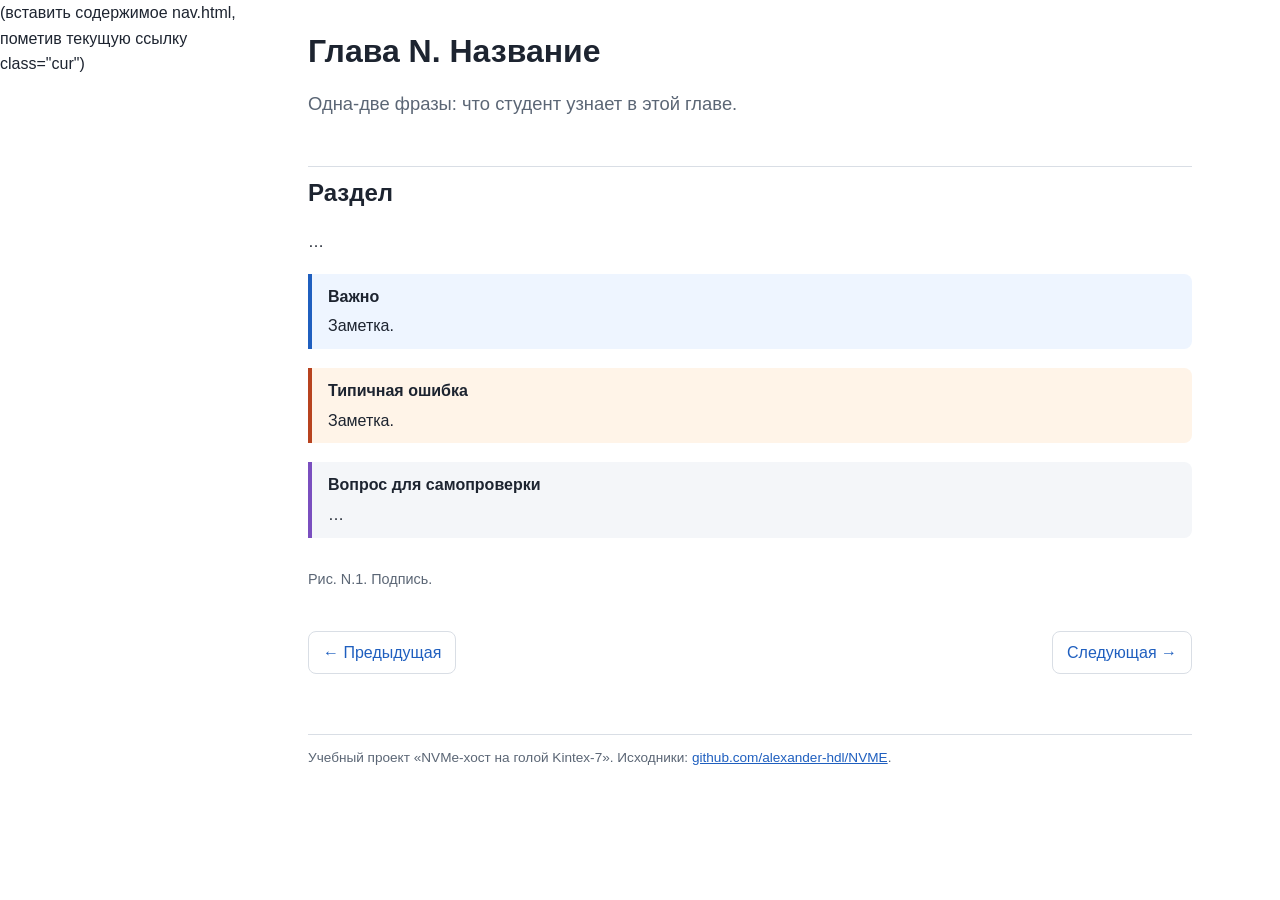
<file: docs/_template.html>
<!doctype html>
<html lang="ru">
<head>
<meta charset="utf-8">
<meta name="viewport" content="width=device-width, initial-scale=1">
<title>Глава N. Название</title>
<link rel="stylesheet" href="css/style.css">
</head>
<body>
<div class="layout">
<!-- NAV:BEGIN --> (вставить содержимое nav.html, пометив текущую ссылку class="cur") <!-- NAV:END -->
<main>
<h1>Глава N. Название</h1>
<p class="lead">Одна-две фразы: что студент узнает в этой главе.</p>

<h2 id="s1">Раздел</h2>
<p>…</p>

<div class="box"><span class="t">Важно</span> Заметка.</div>
<div class="box warn"><span class="t">Типичная ошибка</span> Заметка.</div>
<div class="box task"><span class="t">Вопрос для самопроверки</span> …</div>

<figure class="wave">
  <!-- SVG из docs/tools/wave.py вставляется inline -->
  <figcaption>Рис. N.1. Подпись.</figcaption>
</figure>

<div class="pager"><a href="prev.html">← Предыдущая</a><a href="next.html">Следующая →</a></div>
<footer>Учебный проект «NVMe-хост на голой Kintex-7». Исходники: <a href="https://github.com/alexander-hdl/NVME">github.com/alexander-hdl/NVME</a>.</footer>
</main>
</div>
</body>
</html>
</file>
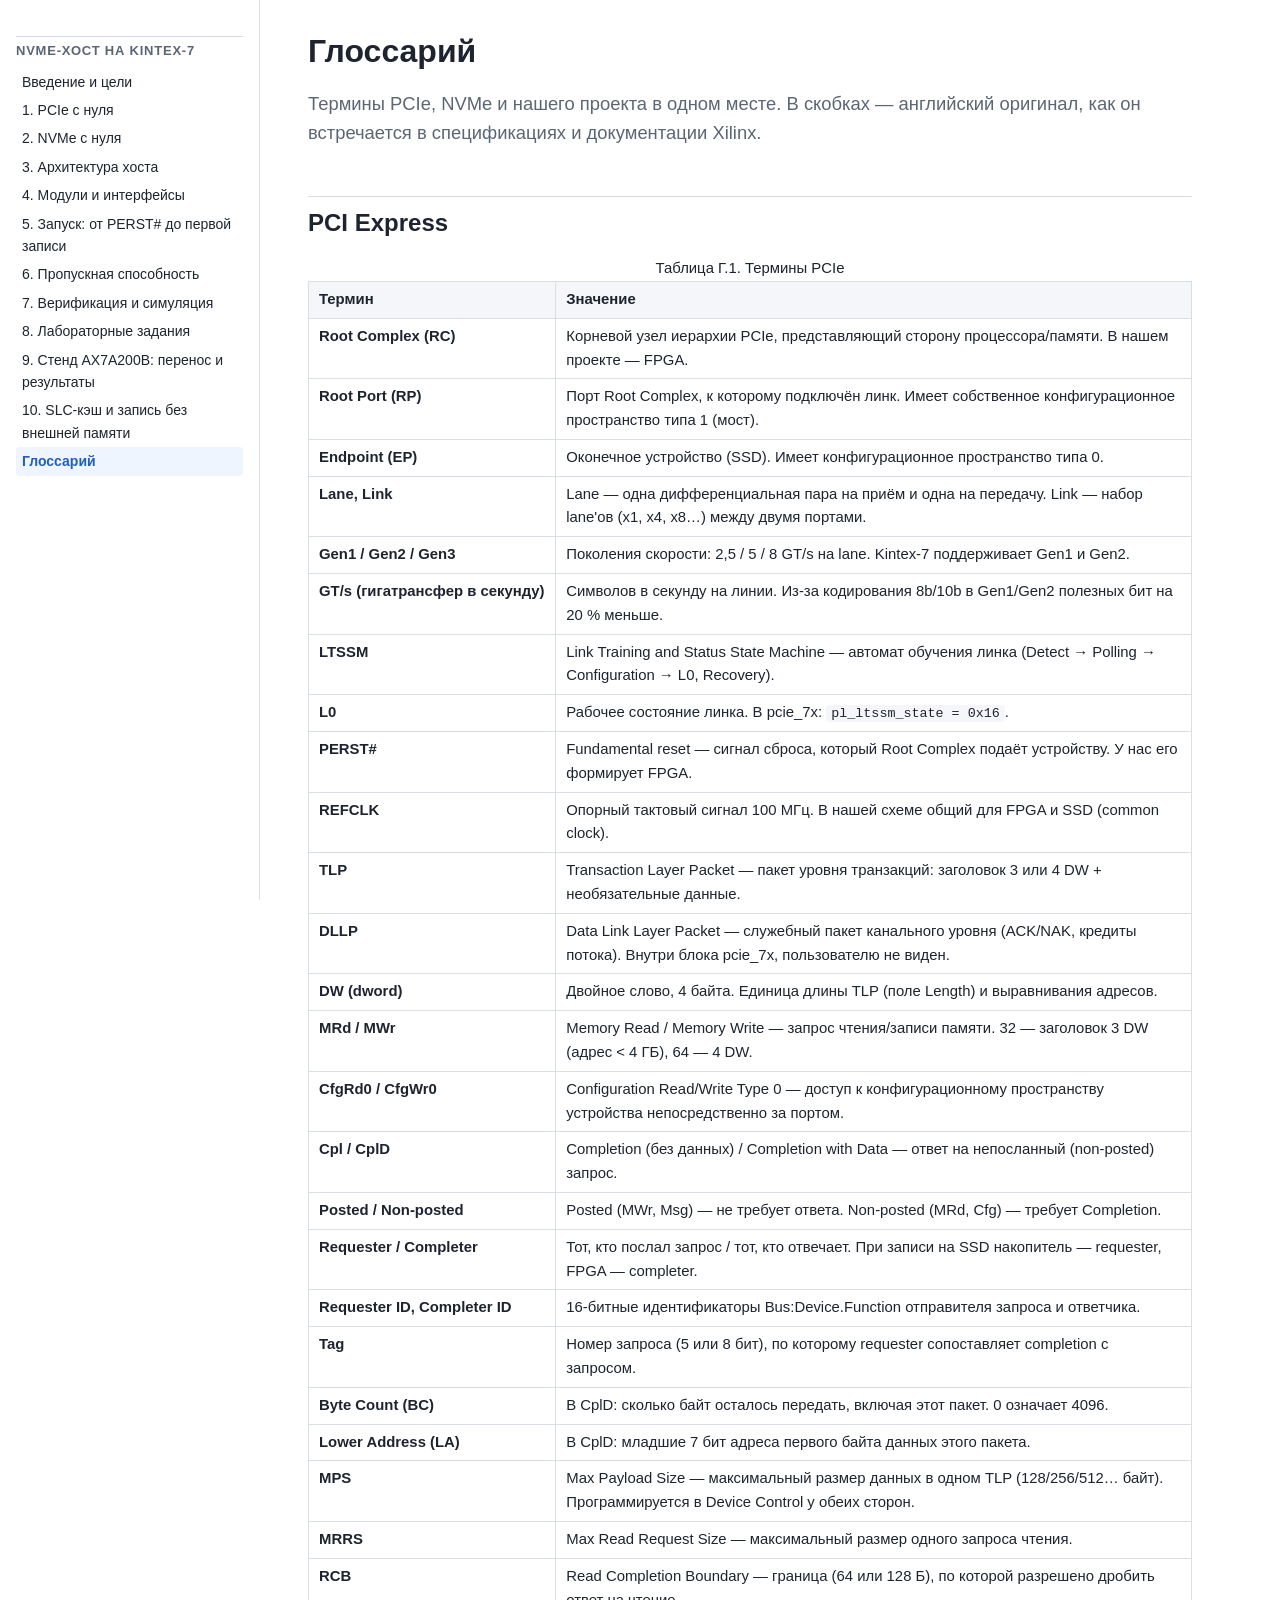
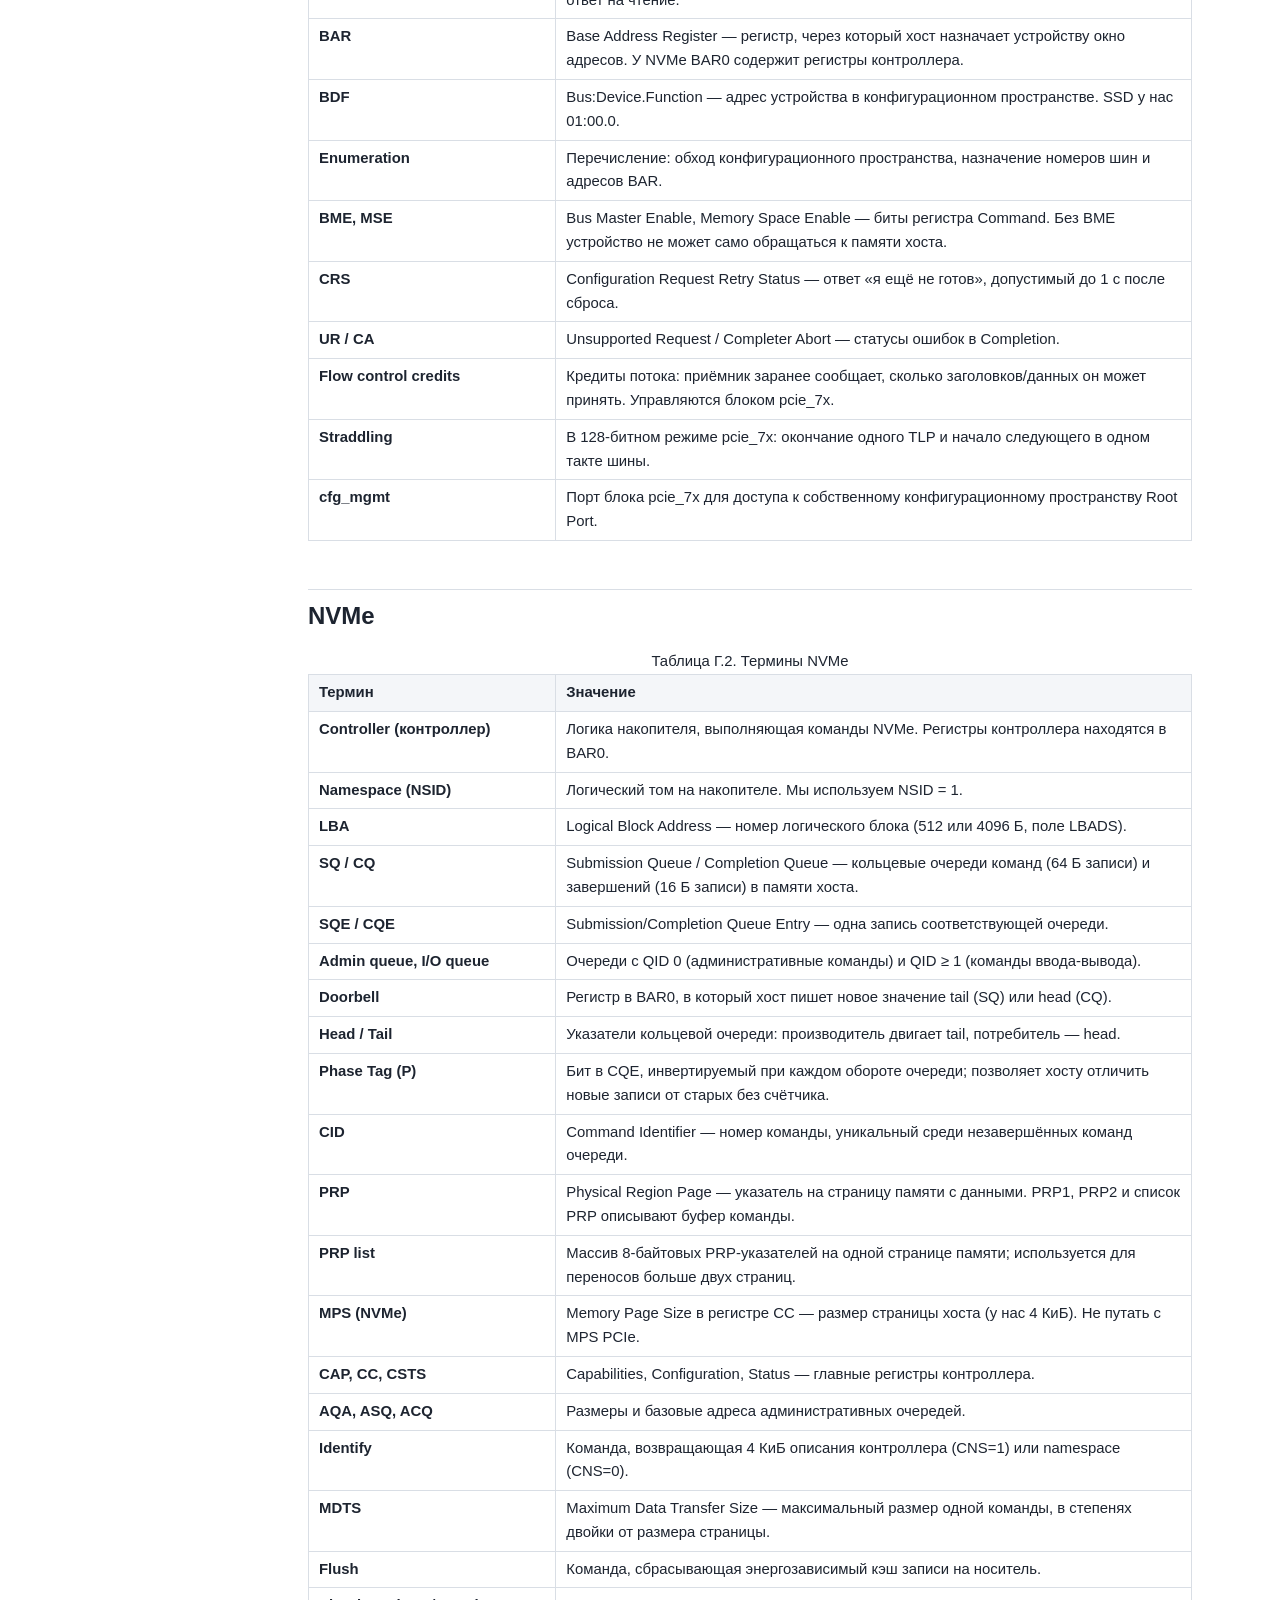
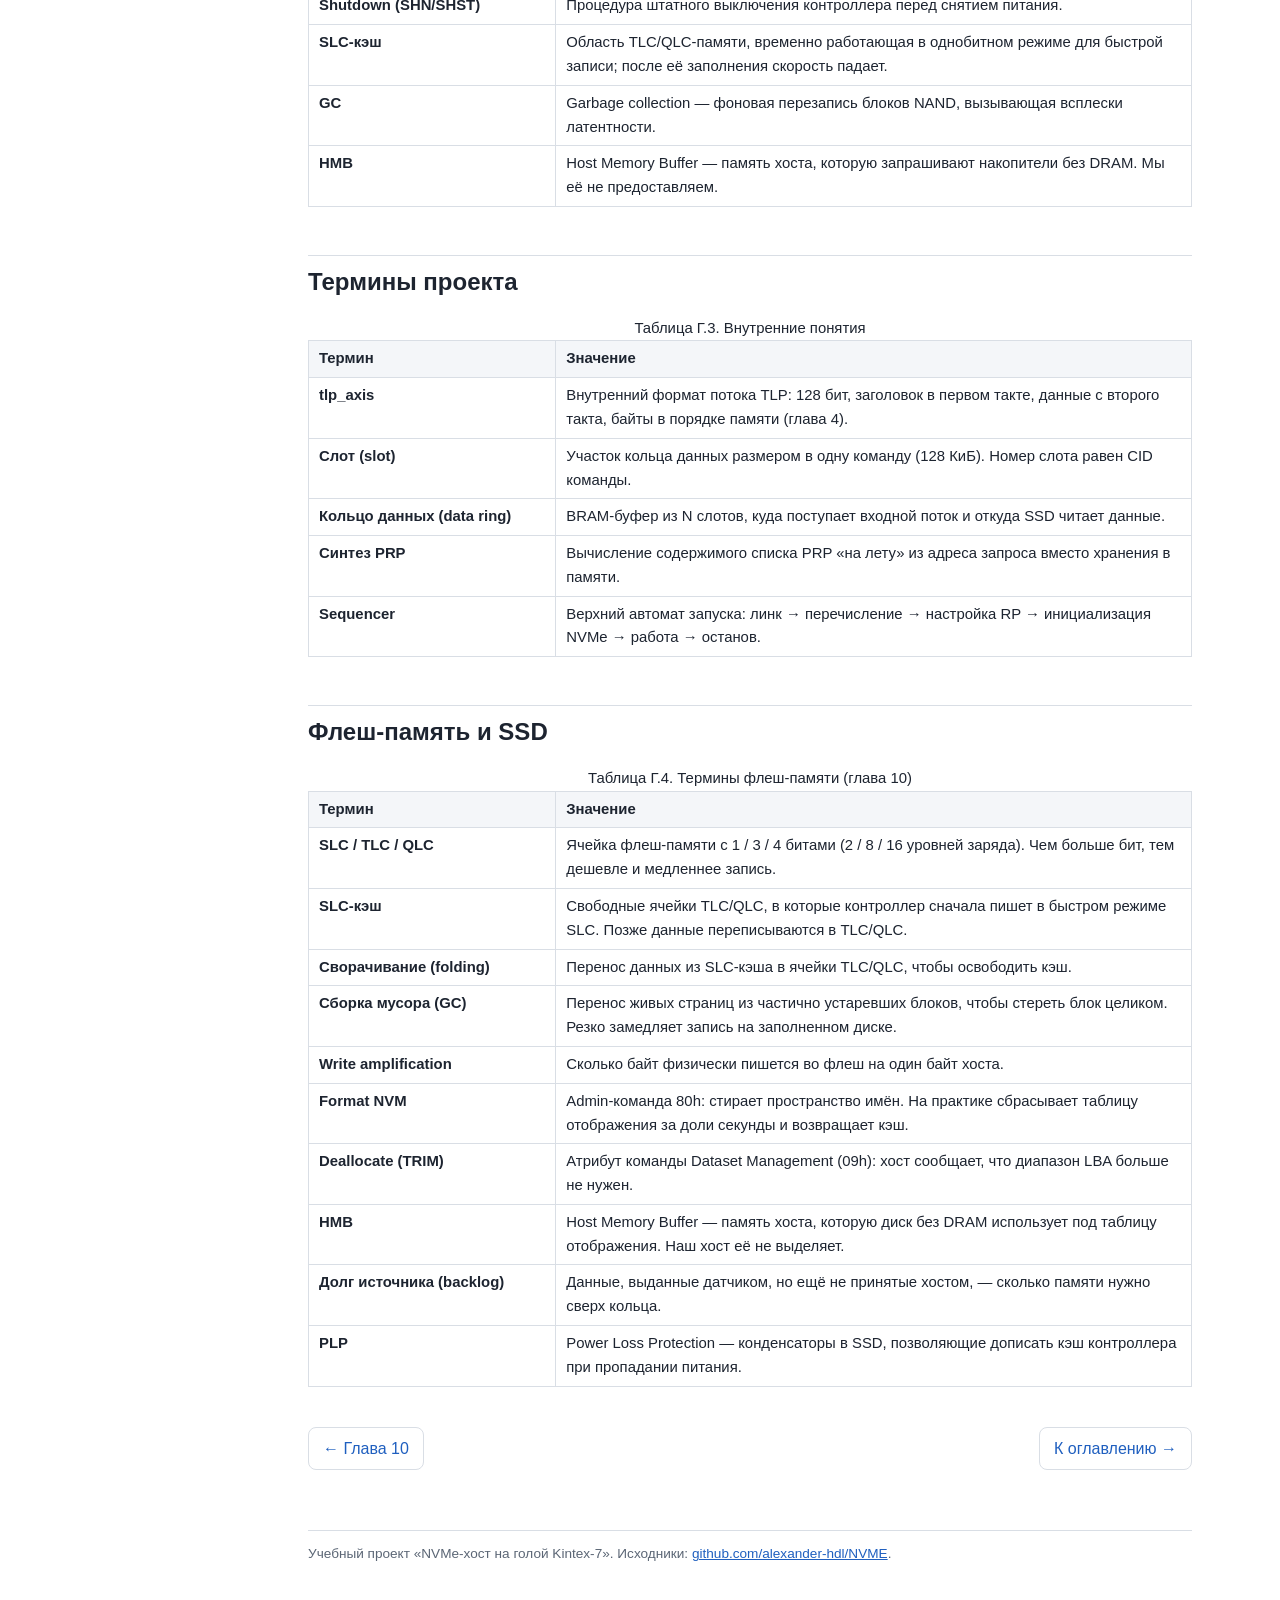
<file: docs/glossary.html>
<!doctype html>
<html lang="ru">
<head>
<meta charset="utf-8">
<meta name="viewport" content="width=device-width, initial-scale=1">
<title>Глоссарий</title>
<link rel="stylesheet" href="css/style.css">
</head>
<body>
<div class="layout">
<nav class="side">
  <h2>NVMe-хост на Kintex-7</h2>
  <ul>
    <li><a href="index.html">Введение и цели</a></li>
    <li><a href="01_pcie_basics.html">1. PCIe с нуля</a></li>
    <li><a href="02_nvme_basics.html">2. NVMe с нуля</a></li>
    <li><a href="03_architecture.html">3. Архитектура хоста</a></li>
    <li><a href="04_modules.html">4. Модули и интерфейсы</a></li>
    <li><a href="05_bringup.html">5. Запуск: от PERST# до первой записи</a></li>
    <li><a href="06_performance.html">6. Пропускная способность</a></li>
    <li><a href="07_verification.html">7. Верификация и симуляция</a></li>
    <li><a href="08_lab.html">8. Лабораторные задания</a></li>
    <li><a href="09_ax7a200b.html">9. Стенд AX7A200B: перенос и результаты</a></li>
    <li><a href="10_slc_cache.html">10. SLC-кэш и запись без внешней памяти</a></li>
    <li><a href="glossary.html" class="cur">Глоссарий</a></li>
  </ul>
</nav>
<main>
<h1>Глоссарий</h1>
<p class="lead">Термины PCIe, NVMe и нашего проекта в одном месте. В скобках — английский оригинал, как он встречается в спецификациях и документации Xilinx.</p>

<h2 id="pcie">PCI Express</h2>
<table>
<caption>Таблица Г.1. Термины PCIe</caption>
<tr><th style="width:28%">Термин</th><th>Значение</th></tr>
<tr><td><b>Root Complex (RC)</b></td><td>Корневой узел иерархии PCIe, представляющий сторону процессора/памяти. В нашем проекте — FPGA.</td></tr>
<tr><td><b>Root Port (RP)</b></td><td>Порт Root Complex, к которому подключён линк. Имеет собственное конфигурационное пространство типа 1 (мост).</td></tr>
<tr><td><b>Endpoint (EP)</b></td><td>Оконечное устройство (SSD). Имеет конфигурационное пространство типа 0.</td></tr>
<tr><td><b>Lane, Link</b></td><td>Lane — одна дифференциальная пара на приём и одна на передачу. Link — набор lane'ов (x1, x4, x8…) между двумя портами.</td></tr>
<tr><td><b>Gen1 / Gen2 / Gen3</b></td><td>Поколения скорости: 2,5 / 5 / 8 GT/s на lane. Kintex-7 поддерживает Gen1 и Gen2.</td></tr>
<tr><td><b>GT/s (гигатрансфер в секунду)</b></td><td>Символов в секунду на линии. Из-за кодирования 8b/10b в Gen1/Gen2 полезных бит на 20 % меньше.</td></tr>
<tr><td><b>LTSSM</b></td><td>Link Training and Status State Machine — автомат обучения линка (Detect → Polling → Configuration → L0, Recovery).</td></tr>
<tr><td><b>L0</b></td><td>Рабочее состояние линка. В pcie_7x: <code>pl_ltssm_state = 0x16</code>.</td></tr>
<tr><td><b>PERST#</b></td><td>Fundamental reset — сигнал сброса, который Root Complex подаёт устройству. У нас его формирует FPGA.</td></tr>
<tr><td><b>REFCLK</b></td><td>Опорный тактовый сигнал 100 МГц. В нашей схеме общий для FPGA и SSD (common clock).</td></tr>
<tr><td><b>TLP</b></td><td>Transaction Layer Packet — пакет уровня транзакций: заголовок 3 или 4 DW + необязательные данные.</td></tr>
<tr><td><b>DLLP</b></td><td>Data Link Layer Packet — служебный пакет канального уровня (ACK/NAK, кредиты потока). Внутри блока pcie_7x, пользователю не виден.</td></tr>
<tr><td><b>DW (dword)</b></td><td>Двойное слово, 4 байта. Единица длины TLP (поле Length) и выравнивания адресов.</td></tr>
<tr><td><b>MRd / MWr</b></td><td>Memory Read / Memory Write — запрос чтения/записи памяти. 32 — заголовок 3 DW (адрес &lt; 4 ГБ), 64 — 4 DW.</td></tr>
<tr><td><b>CfgRd0 / CfgWr0</b></td><td>Configuration Read/Write Type 0 — доступ к конфигурационному пространству устройства непосредственно за портом.</td></tr>
<tr><td><b>Cpl / CplD</b></td><td>Completion (без данных) / Completion with Data — ответ на непосланный (non-posted) запрос.</td></tr>
<tr><td><b>Posted / Non-posted</b></td><td>Posted (MWr, Msg) — не требует ответа. Non-posted (MRd, Cfg) — требует Completion.</td></tr>
<tr><td><b>Requester / Completer</b></td><td>Тот, кто послал запрос / тот, кто отвечает. При записи на SSD накопитель — requester, FPGA — completer.</td></tr>
<tr><td><b>Requester ID, Completer ID</b></td><td>16-битные идентификаторы Bus:Device.Function отправителя запроса и ответчика.</td></tr>
<tr><td><b>Tag</b></td><td>Номер запроса (5 или 8 бит), по которому requester сопоставляет completion с запросом.</td></tr>
<tr><td><b>Byte Count (BC)</b></td><td>В CplD: сколько байт осталось передать, включая этот пакет. 0 означает 4096.</td></tr>
<tr><td><b>Lower Address (LA)</b></td><td>В CplD: младшие 7 бит адреса первого байта данных этого пакета.</td></tr>
<tr><td><b>MPS</b></td><td>Max Payload Size — максимальный размер данных в одном TLP (128/256/512… байт). Программируется в Device Control у обеих сторон.</td></tr>
<tr><td><b>MRRS</b></td><td>Max Read Request Size — максимальный размер одного запроса чтения.</td></tr>
<tr><td><b>RCB</b></td><td>Read Completion Boundary — граница (64 или 128 Б), по которой разрешено дробить ответ на чтение.</td></tr>
<tr><td><b>BAR</b></td><td>Base Address Register — регистр, через который хост назначает устройству окно адресов. У NVMe BAR0 содержит регистры контроллера.</td></tr>
<tr><td><b>BDF</b></td><td>Bus:Device.Function — адрес устройства в конфигурационном пространстве. SSD у нас 01:00.0.</td></tr>
<tr><td><b>Enumeration</b></td><td>Перечисление: обход конфигурационного пространства, назначение номеров шин и адресов BAR.</td></tr>
<tr><td><b>BME, MSE</b></td><td>Bus Master Enable, Memory Space Enable — биты регистра Command. Без BME устройство не может само обращаться к памяти хоста.</td></tr>
<tr><td><b>CRS</b></td><td>Configuration Request Retry Status — ответ «я ещё не готов», допустимый до 1 с после сброса.</td></tr>
<tr><td><b>UR / CA</b></td><td>Unsupported Request / Completer Abort — статусы ошибок в Completion.</td></tr>
<tr><td><b>Flow control credits</b></td><td>Кредиты потока: приёмник заранее сообщает, сколько заголовков/данных он может принять. Управляются блоком pcie_7x.</td></tr>
<tr><td><b>Straddling</b></td><td>В 128-битном режиме pcie_7x: окончание одного TLP и начало следующего в одном такте шины.</td></tr>
<tr><td><b>cfg_mgmt</b></td><td>Порт блока pcie_7x для доступа к собственному конфигурационному пространству Root Port.</td></tr>
</table>

<h2 id="nvme">NVMe</h2>
<table>
<caption>Таблица Г.2. Термины NVMe</caption>
<tr><th style="width:28%">Термин</th><th>Значение</th></tr>
<tr><td><b>Controller (контроллер)</b></td><td>Логика накопителя, выполняющая команды NVMe. Регистры контроллера находятся в BAR0.</td></tr>
<tr><td><b>Namespace (NSID)</b></td><td>Логический том на накопителе. Мы используем NSID = 1.</td></tr>
<tr><td><b>LBA</b></td><td>Logical Block Address — номер логического блока (512 или 4096 Б, поле LBADS).</td></tr>
<tr><td><b>SQ / CQ</b></td><td>Submission Queue / Completion Queue — кольцевые очереди команд (64 Б записи) и завершений (16 Б записи) в памяти хоста.</td></tr>
<tr><td><b>SQE / CQE</b></td><td>Submission/Completion Queue Entry — одна запись соответствующей очереди.</td></tr>
<tr><td><b>Admin queue, I/O queue</b></td><td>Очереди с QID 0 (административные команды) и QID ≥ 1 (команды ввода-вывода).</td></tr>
<tr><td><b>Doorbell</b></td><td>Регистр в BAR0, в который хост пишет новое значение tail (SQ) или head (CQ).</td></tr>
<tr><td><b>Head / Tail</b></td><td>Указатели кольцевой очереди: производитель двигает tail, потребитель — head.</td></tr>
<tr><td><b>Phase Tag (P)</b></td><td>Бит в CQE, инвертируемый при каждом обороте очереди; позволяет хосту отличить новые записи от старых без счётчика.</td></tr>
<tr><td><b>CID</b></td><td>Command Identifier — номер команды, уникальный среди незавершённых команд очереди.</td></tr>
<tr><td><b>PRP</b></td><td>Physical Region Page — указатель на страницу памяти с данными. PRP1, PRP2 и список PRP описывают буфер команды.</td></tr>
<tr><td><b>PRP list</b></td><td>Массив 8-байтовых PRP-указателей на одной странице памяти; используется для переносов больше двух страниц.</td></tr>
<tr><td><b>MPS (NVMe)</b></td><td>Memory Page Size в регистре CC — размер страницы хоста (у нас 4 КиБ). Не путать с MPS PCIe.</td></tr>
<tr><td><b>CAP, CC, CSTS</b></td><td>Capabilities, Configuration, Status — главные регистры контроллера.</td></tr>
<tr><td><b>AQA, ASQ, ACQ</b></td><td>Размеры и базовые адреса административных очередей.</td></tr>
<tr><td><b>Identify</b></td><td>Команда, возвращающая 4 КиБ описания контроллера (CNS=1) или namespace (CNS=0).</td></tr>
<tr><td><b>MDTS</b></td><td>Maximum Data Transfer Size — максимальный размер одной команды, в степенях двойки от размера страницы.</td></tr>
<tr><td><b>Flush</b></td><td>Команда, сбрасывающая энергозависимый кэш записи на носитель.</td></tr>
<tr><td><b>Shutdown (SHN/SHST)</b></td><td>Процедура штатного выключения контроллера перед снятием питания.</td></tr>
<tr><td><b>SLC-кэш</b></td><td>Область TLC/QLC-памяти, временно работающая в однобитном режиме для быстрой записи; после её заполнения скорость падает.</td></tr>
<tr><td><b>GC</b></td><td>Garbage collection — фоновая перезапись блоков NAND, вызывающая всплески латентности.</td></tr>
<tr><td><b>HMB</b></td><td>Host Memory Buffer — память хоста, которую запрашивают накопители без DRAM. Мы её не предоставляем.</td></tr>
</table>

<h2 id="proj">Термины проекта</h2>
<table>
<caption>Таблица Г.3. Внутренние понятия</caption>
<tr><th style="width:28%">Термин</th><th>Значение</th></tr>
<tr><td><b>tlp_axis</b></td><td>Внутренний формат потока TLP: 128 бит, заголовок в первом такте, данные с второго такта, байты в порядке памяти (глава 4).</td></tr>
<tr><td><b>Слот (slot)</b></td><td>Участок кольца данных размером в одну команду (128 КиБ). Номер слота равен CID команды.</td></tr>
<tr><td><b>Кольцо данных (data ring)</b></td><td>BRAM-буфер из N слотов, куда поступает входной поток и откуда SSD читает данные.</td></tr>
<tr><td><b>Синтез PRP</b></td><td>Вычисление содержимого списка PRP «на лету» из адреса запроса вместо хранения в памяти.</td></tr>
<tr><td><b>Sequencer</b></td><td>Верхний автомат запуска: линк → перечисление → настройка RP → инициализация NVMe → работа → останов.</td></tr>
</table>

<h2 id="flash">Флеш-память и SSD</h2>
<table>
<caption>Таблица Г.4. Термины флеш-памяти (глава 10)</caption>
<tr><th style="width:28%">Термин</th><th>Значение</th></tr>
<tr><td><b>SLC / TLC / QLC</b></td><td>Ячейка флеш-памяти с 1 / 3 / 4 битами (2 / 8 / 16 уровней заряда). Чем больше бит, тем дешевле и медленнее запись.</td></tr>
<tr><td><b>SLC-кэш</b></td><td>Свободные ячейки TLC/QLC, в которые контроллер сначала пишет в быстром режиме SLC. Позже данные переписываются в TLC/QLC.</td></tr>
<tr><td><b>Сворачивание (folding)</b></td><td>Перенос данных из SLC-кэша в ячейки TLC/QLC, чтобы освободить кэш.</td></tr>
<tr><td><b>Сборка мусора (GC)</b></td><td>Перенос живых страниц из частично устаревших блоков, чтобы стереть блок целиком. Резко замедляет запись на заполненном диске.</td></tr>
<tr><td><b>Write amplification</b></td><td>Сколько байт физически пишется во флеш на один байт хоста.</td></tr>
<tr><td><b>Format NVM</b></td><td>Admin-команда 80h: стирает пространство имён. На практике сбрасывает таблицу отображения за доли секунды и возвращает кэш.</td></tr>
<tr><td><b>Deallocate (TRIM)</b></td><td>Атрибут команды Dataset Management (09h): хост сообщает, что диапазон LBA больше не нужен.</td></tr>
<tr><td><b>HMB</b></td><td>Host Memory Buffer — память хоста, которую диск без DRAM использует под таблицу отображения. Наш хост её не выделяет.</td></tr>
<tr><td><b>Долг источника (backlog)</b></td><td>Данные, выданные датчиком, но ещё не принятые хостом, — сколько памяти нужно сверх кольца.</td></tr>
<tr><td><b>PLP</b></td><td>Power Loss Protection — конденсаторы в SSD, позволяющие дописать кэш контроллера при пропадании питания.</td></tr>
</table>

<div class="pager"><a href="10_slc_cache.html">← Глава 10</a><a href="index.html">К оглавлению →</a></div>
<footer>Учебный проект «NVMe-хост на голой Kintex-7». Исходники: <a href="https://github.com/alexander-hdl/NVME">github.com/alexander-hdl/NVME</a>.</footer>
</main>
</div>
</body>
</html>
</file>
<file: docs/css/style.css>
/* Учебник: NVMe-хост на Kintex-7. Единый стиль всех глав. */
:root{
  --bg:#ffffff; --fg:#1d2430; --muted:#5b6675; --accent:#1f5fbf; --accent2:#b8431f;
  --code-bg:#f4f6f9; --border:#d9dee5; --note-bg:#eef5ff; --warn-bg:#fff4e8; --ok-bg:#eefaf0;
  --wave-fg:#1d2430; --wave-grid:#c9d0da; --wave-edge:#1f5fbf; --wave-page-bg:#ffffff;
  --font:-apple-system,"Segoe UI",Roboto,"Helvetica Neue",Arial,sans-serif;
  --mono:"JetBrains Mono","Cascadia Code",Consolas,"Liberation Mono",monospace;
}
@media (prefers-color-scheme: dark){
  :root:not([data-theme="light"]){
    --bg:#15191f; --fg:#e4e8ee; --muted:#a3adba; --accent:#7fb0ff; --accent2:#ff9a73;
    --code-bg:#1e242c; --border:#333b47; --note-bg:#1b2a40; --warn-bg:#3a2a1a; --ok-bg:#1b3322;
    --wave-fg:#e4e8ee; --wave-grid:#3b4450; --wave-edge:#7fb0ff; --wave-page-bg:#15191f;
  }
}
:root[data-theme="dark"]{
  --bg:#15191f; --fg:#e4e8ee; --muted:#a3adba; --accent:#7fb0ff; --accent2:#ff9a73;
  --code-bg:#1e242c; --border:#333b47; --note-bg:#1b2a40; --warn-bg:#3a2a1a; --ok-bg:#1b3322;
  --wave-fg:#e4e8ee; --wave-grid:#3b4450; --wave-edge:#7fb0ff; --wave-page-bg:#15191f;
}
*{box-sizing:border-box}
html{scroll-behavior:smooth}
body{margin:0;background:var(--bg);color:var(--fg);font:16px/1.6 var(--font)}
.layout{display:grid;grid-template-columns:260px minmax(0,1fr);min-height:100vh}
nav.side{border-right:1px solid var(--border);padding:20px 16px;position:sticky;top:0;height:100vh;overflow:auto;font-size:14px}
nav.side h2{font-size:13px;text-transform:uppercase;letter-spacing:.06em;color:var(--muted);margin:16px 0 6px}
nav.side a{display:block;color:var(--fg);text-decoration:none;padding:3px 6px;border-radius:4px}
nav.side a:hover{background:var(--code-bg)}
nav.side a.cur{background:var(--note-bg);color:var(--accent);font-weight:600}
nav.side ul{list-style:none;padding:0;margin:0}
nav.side ul ul{padding-left:12px;font-size:13px}
main{padding:32px 48px 80px;max-width:980px}
h1{font-size:2rem;line-height:1.2;margin:0 0 .3em}
h2{font-size:1.5rem;margin:2em 0 .6em;padding-top:.3em;border-top:1px solid var(--border)}
h3{font-size:1.15rem;margin:1.6em 0 .5em}
h4{font-size:1rem;margin:1.2em 0 .4em;color:var(--muted)}
p.lead{font-size:1.15rem;color:var(--muted)}
a{color:var(--accent)}
code,pre,kbd{font-family:var(--mono);font-size:.9em}
code{background:var(--code-bg);padding:1px 5px;border-radius:4px}
pre{background:var(--code-bg);border:1px solid var(--border);border-radius:8px;padding:14px 16px;overflow:auto;line-height:1.45}
pre code{background:none;padding:0}
table{border-collapse:collapse;width:100%;margin:1em 0;font-size:.93em}
.tablewrap,figure.wave{overflow-x:auto}
main{overflow-wrap:anywhere}
th,td{border:1px solid var(--border);padding:6px 10px;vertical-align:top;text-align:left}
th{background:var(--code-bg)}
td.num,th.num{text-align:right;font-family:var(--mono)}
.box{border-left:4px solid var(--accent);background:var(--note-bg);padding:10px 16px;margin:1.2em 0;border-radius:0 8px 8px 0}
.box.warn{border-color:var(--accent2);background:var(--warn-bg)}
.box.ok{border-color:#2f9e55;background:var(--ok-bg)}
.box.task{border-color:#7a4fbf;background:var(--code-bg)}
.box > :first-child{margin-top:0}.box > :last-child{margin-bottom:0}
.box .t{font-weight:700;display:block;margin-bottom:4px}
figure{margin:1.5em 0;text-align:center}
figure svg{max-width:100%;height:auto}
figcaption{font-size:.9em;color:var(--muted);margin-top:6px}
.wave{overflow-x:auto;text-align:left}
.bits{display:flex;border:1px solid var(--border);border-radius:6px;overflow:hidden;font-family:var(--mono);font-size:.8em;margin:.8em 0}
.bits span{flex:1;padding:4px 6px;border-right:1px solid var(--border);text-align:center;background:var(--code-bg)}
.bits span:last-child{border-right:0}
.bits span small{display:block;color:var(--muted);font-size:.85em}
.grid2{display:grid;grid-template-columns:1fr 1fr;gap:16px}
.toc-page ol{line-height:1.9}
footer{margin-top:60px;color:var(--muted);font-size:.85em;border-top:1px solid var(--border);padding-top:12px}
.pager{display:flex;justify-content:space-between;margin-top:40px;gap:16px}
.pager a{padding:8px 14px;border:1px solid var(--border);border-radius:8px;text-decoration:none}
details{border:1px solid var(--border);border-radius:8px;padding:8px 14px;margin:1em 0}
summary{cursor:pointer;font-weight:600}
@media (max-width:900px){
  .layout{grid-template-columns:minmax(0,1fr)}
  nav.side{position:static;height:auto;border-right:0;border-bottom:1px solid var(--border)}
  main{padding:20px 16px 60px}
  .grid2{grid-template-columns:1fr}
}
</file>
